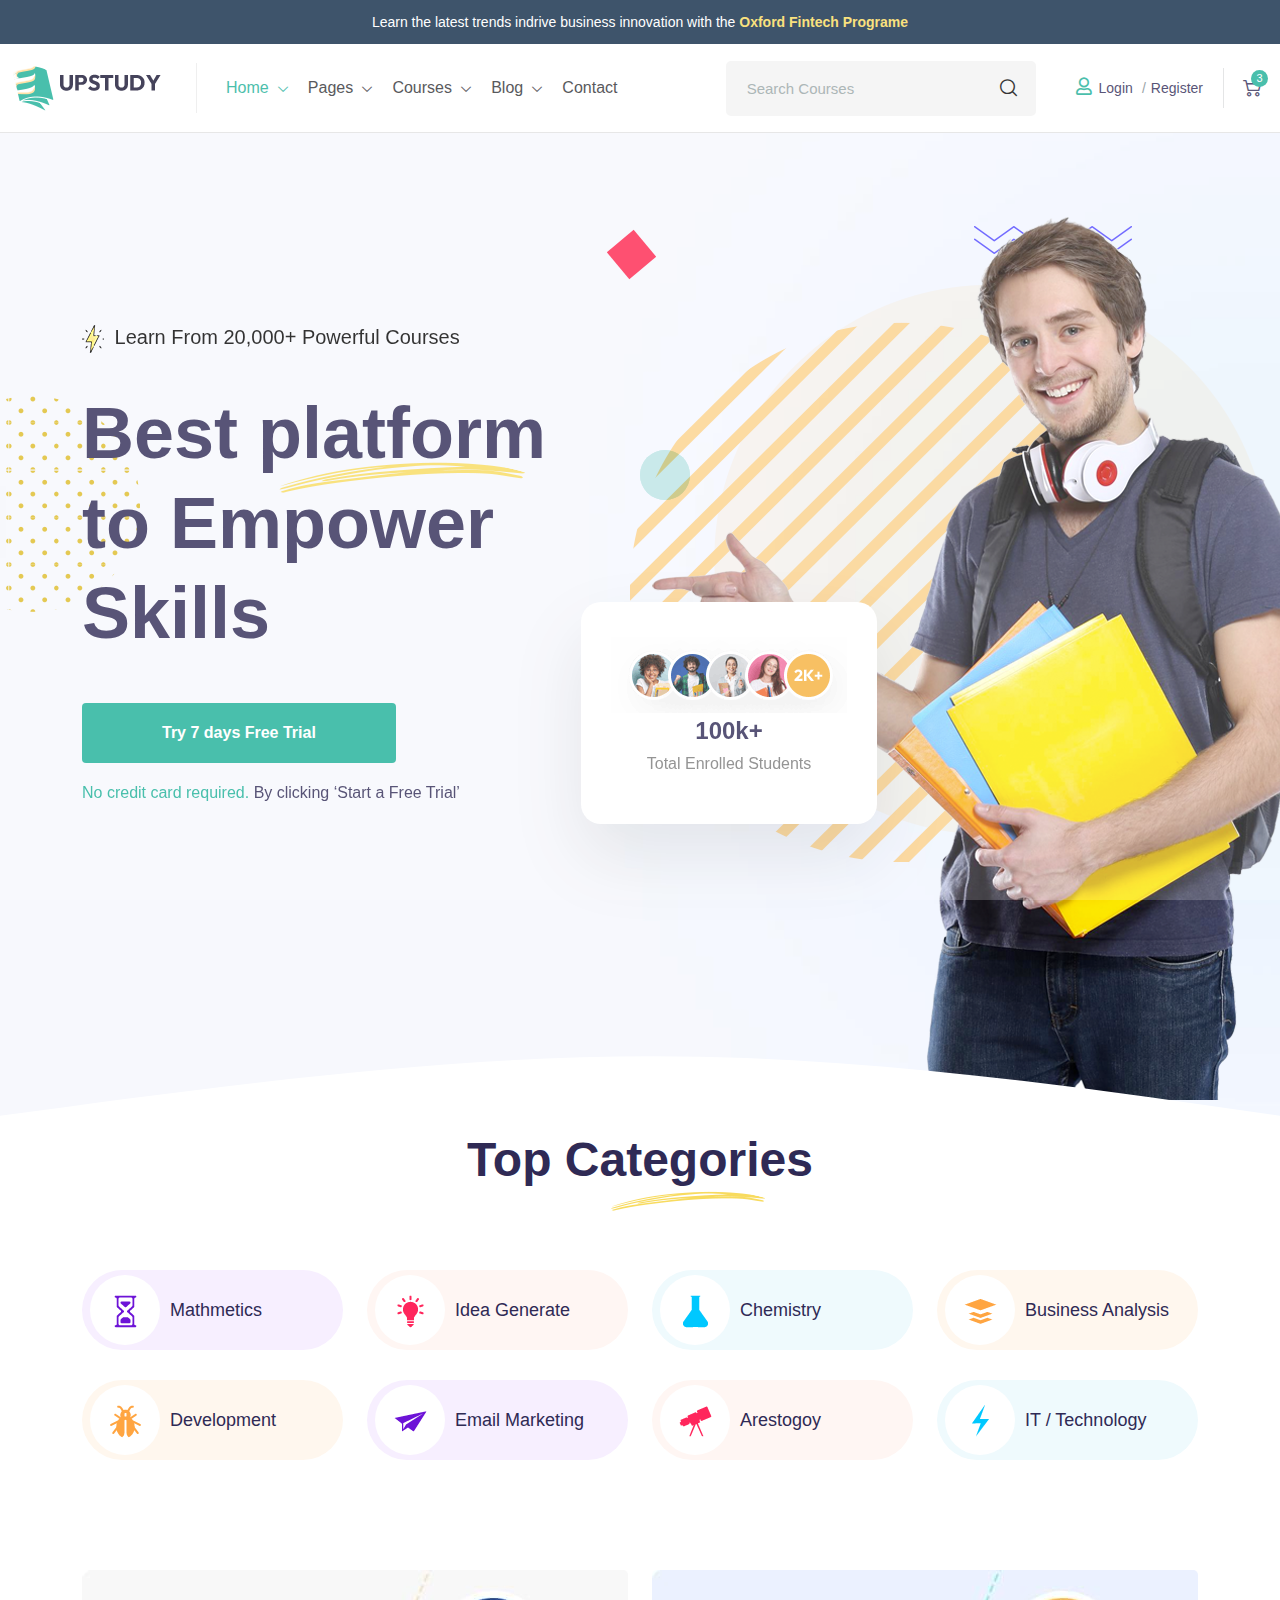
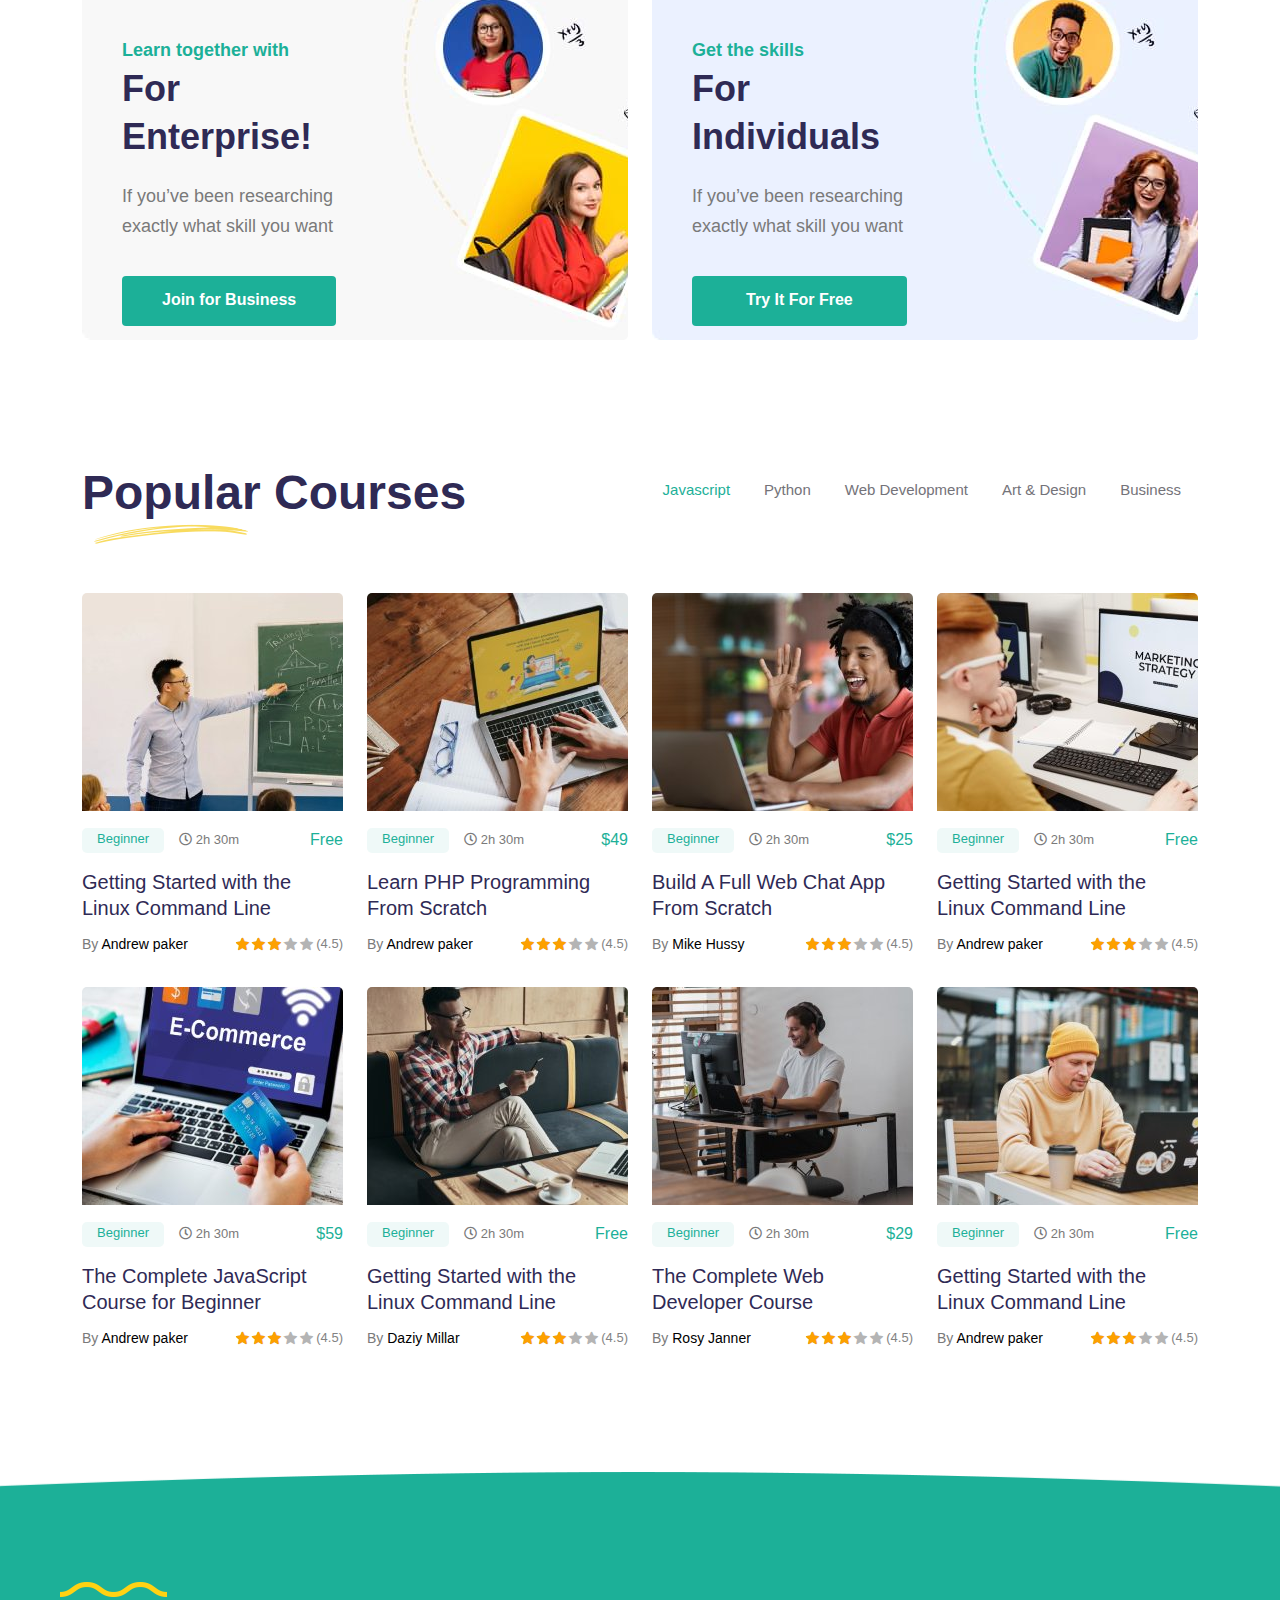
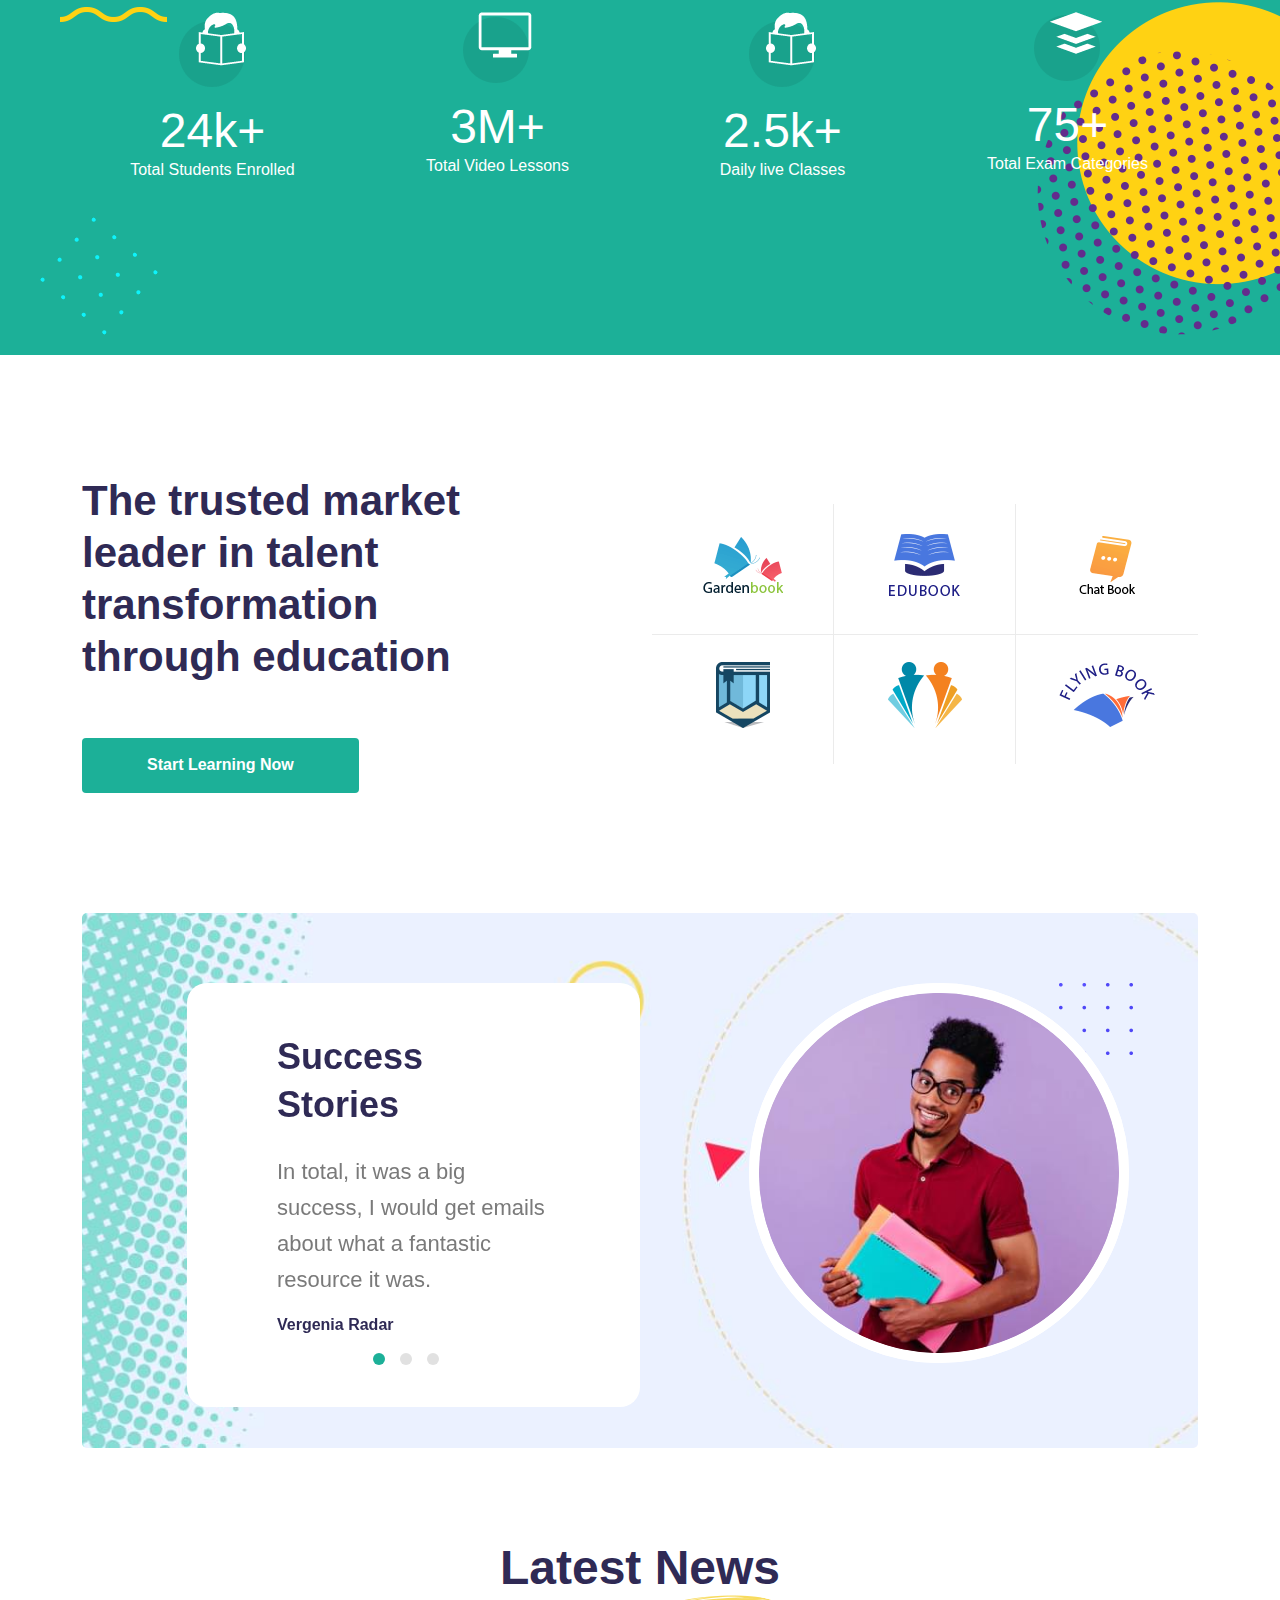
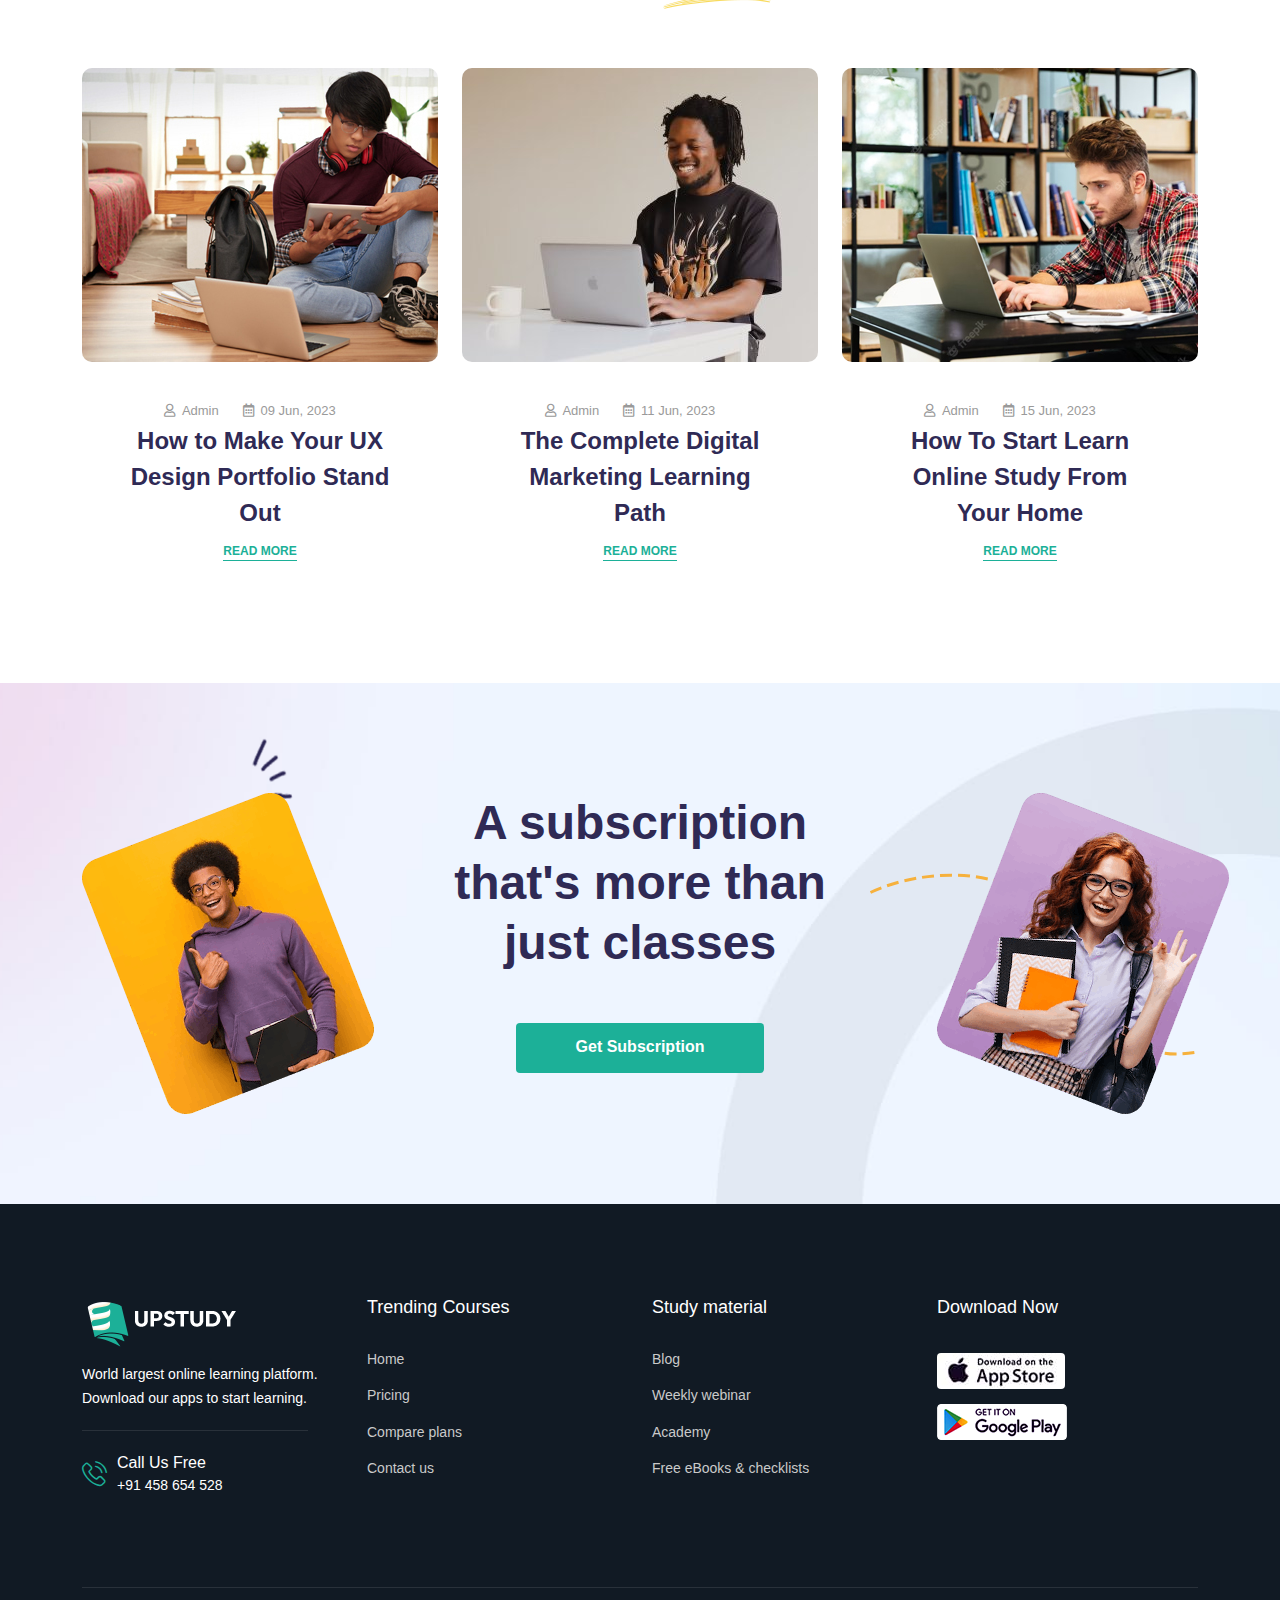
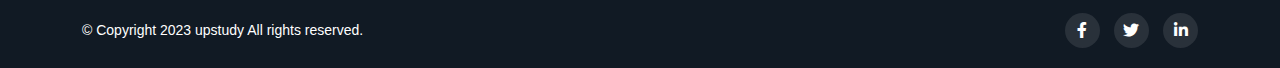
<file: index.html>
<!doctype html>
<html class="no-js" lang="en">


<!-- Mirrored from thepixelcurve.com/html/upstudy/upstudy/index.html by HTTrack Website Copier/3.x [XR&CO'2014], Mon, 22 May 2023 08:40:00 GMT -->
<head>
    <meta charset="utf-8">
    <meta http-equiv="x-ua-compatible" content="ie=edge">
    <title>Upstudy - Education & LMS HTML5 Template</title>
    <meta name="robots" content="noindex, follow" />
    <meta name="description" content="">
    <meta name="viewport" content="width=device-width, initial-scale=1, shrink-to-fit=no">
    <!-- Favicon -->
    <link rel="shortcut icon" type="image/x-icon" href="assets/images/favicon.png">

    <!-- CSS
	============================================ -->

    <!-- Icon Font CSS -->
    <link rel="stylesheet" href="assets/css/plugins/all.min.css">
    <link rel="stylesheet" href="assets/css/plugins/flaticon.css">

    <!-- Plugins CSS -->
    <link rel="stylesheet" href="assets/css/plugins/bootstrap.min.css">
    <link rel="stylesheet" href="assets/css/plugins/swiper-bundle.min.css">
    <link rel="stylesheet" href="assets/css/plugins/aos.css">
    <link rel="stylesheet" href="assets/css/plugins/nice-select.css">
    <link rel="stylesheet" href="assets/css/plugins/jquery.powertip.min.css">
    <link rel="stylesheet" href="assets/css/plugins/magnific-popup.css">

    <!-- Main Style CSS -->
    <link rel="stylesheet" href="assets/css/style.css">


    <!--====== Use the minified version files listed below for better performance and remove the files listed above ======-->
    <!-- <link rel="stylesheet" href="assets/css/vendor/plugins.min.css">
    <link rel="stylesheet" href="assets/css/style.min.css"> -->

</head>

<body>

    <div class="main-wrapper">


        <!-- Preloader start -->
        <div id="preloader">
            <div class="preloader">
                <span></span>
                <span></span>
            </div>
        </div>
        <!-- Preloader End -->

        <!-- Header Start  -->
        <div class="section header">
            <div class="header-top-section">
                <div class="container">
                    <div class="header-top-wrap">
                        <div class="header-top-content text-center">
                            <p>Learn the latest trends indrive business innovation with the <span>Oxford  Fintech Programe</span></p>
                        </div>
                    </div>
                </div>
            </div>
            <div class="header-bottom-section">

                <div class="container-fluid custom-container">
                    <div class="header-bottom-wrap">

                        <div class="header-logo-menu">

                            <!--  Header Logo Start  -->
                            <div class="header-logo">
                                <a href="index.html"><img src="assets/images/logo.png" alt="logo"></a>
                            </div>
                            <!--  Header Logo End  -->

                            <!--  Header Menu Start  -->
                            <div class="header-menu d-none d-lg-block">
                                <ul class="main-menu">
                                    <li class="active-menu">
                                        <a href="index.html">Home</a>
                                        <ul class="sub-menu">
                                            <li class="active"><a href="index.html">Main Demo</a></li>
                                            <li><a href="index-2.html">Course Hub</a></li>
                                            <li><a href="index-3.html">Distant Learning</a></li>
                                            <li><a href="index-4.html">Kindergarten</a></li>
                                            <li><a href="index-5.html">Language</a></li>
                                            <li><a href="index-6.html">University</a></li>
                                        </ul>
                                    </li>
                                    <li><a href="#">Pages</a>
                                        <ul class="sub-menu">
                                            <li><a href="about.html">About Us</a></li>
                                            <li><a href="team.html">Team</a></li>
                                            <li><a href="team-details.html">Team Single</a></li>
                                            <li><a href="event.html">Event</a></li>
                                            <li><a href="faq.html">Faq's</a></li>
                                            <li><a href="error.html">404 Page</a></li>
                                            <li><a href="login-register.html">Login Register</a></li>
                                        </ul>
                                    </li>
                                    <li><a href="course-grid.html">Courses</a>
                                        <ul class="sub-menu">
                                            <li><a href="course-grid.html">Course Grid</a></li>
                                            <li><a href="course-list.html">Course List</a></li>
                                            <li><a href="course-details.html">Course Details</a></li>
                                        </ul>
                                    </li>
                                    <li><a href="blog.html">Blog</a>
                                        <ul class="sub-menu">
                                            <li><a href="blog.html">Blog</a></li>
                                            <li><a href="blog-list.html">Blog List</a></li>
                                            <li><a href="blog-details.html">Blog Details</a></li>
                                        </ul>
                                    </li>
                                    <li><a href="contact.html">Contact</a></li>
                                </ul>
                            </div>
                            <!--  Header Menu End  -->

                        </div>


                        <!-- Header Meta Start -->
                        <div class="header-meta">
                            <div class="header-search d-none d-xl-block">
                                <form action="#">
                                    <input type="text" placeholder="Search Courses">
                                    <button><i class="flaticon-loupe"></i></button>
                                </form>
                            </div>

                            <div class="header-login d-none d-lg-block">
                                <a class="link" href="login-register.html"><i class="far fa-user"></i> Login</a>
                                <a class="link" href="login-register.html">Register</a>
                            </div>

                            <div class="header-cart dropdown">
                                <button class="cart-btn" data-bs-toggle="dropdown">
                                    <i class="flaticon-shopping-cart"></i>
                                    <span class="count">3</span>
                                </button>
                                <div class="dropdown-menu dropdown-cart">
                                    <!-- Cart Items Start -->
                                    <div class="cart-items">
                                        <!-- Single Cart Item Start -->
                                        <div class="single-cart-item">
                                            <div class="item-image">
                                                <img src="assets/images/shop-cart-1.jpg" alt="Cart">
                                            </div>
                                            <div class="item-content">
                                                <h4 class="title"><a href="#">Smart Gear Watch</a></h4>
                                                <span class="quantity"> 2 x $59.99 </span>
                                            </div>
                                            <button class="btn-close"></button>
                                        </div>
                                        <!-- Single Cart Item End -->
                                        <!-- Single Cart Item Start -->
                                        <div class="single-cart-item">
                                            <div class="item-image">
                                                <img src="assets/images/shop-cart-2.jpg" alt="Cart">
                                            </div>
                                            <div class="item-content">
                                                <h4 class="title"><a href="#">Smart Gear Watch</a></h4>
                                                <span class="quantity"> 2 x $59.99 </span>
                                            </div>
                                            <button class="btn-close"></button>
                                        </div>
                                        <!-- Single Cart Item End -->
                                        <!-- Single Cart Item Start -->
                                        <div class="single-cart-item">
                                            <div class="item-image">
                                                <img src="assets/images/shop-cart-3.jpg" alt="Cart">
                                            </div>
                                            <div class="item-content">
                                                <h4 class="title"><a href="#">Smart Gear Watch</a></h4>
                                                <span class="quantity"> 2 x $59.99 </span>
                                            </div>
                                            <button class="btn-close"></button>
                                        </div>
                                        <!-- Single Cart Item End -->
                                    </div>
                                    <!-- Cart Items End -->

                                    <!-- Cart Total Start -->
                                    <div class="cart-total">
                                        <span class="label">Subtotal:</span>
                                        <span class="value">$229.95</span>
                                    </div>
                                    <!-- Cart Total End -->

                                    <!-- Cart Button Start -->
                                    <div class="cart-btns">
                                        <a href="#" class="btn">View Cart</a>
                                        <a href="#" class="btn btn-white">Checkout</a>
                                    </div>
                                    <!-- Cart Button End -->
                                </div>
                            </div>

                            <div class="header-toggle d-lg-none">
                                <button data-bs-toggle="offcanvas" data-bs-target="#offcanvasMenu">
                                    <span></span>
                                    <span></span>
                                    <span></span>
                                </button>
                            </div>

                        </div>
                        <!-- Header Meta End -->

                    </div>
                </div>


            </div>
        </div>
        <!-- Header End -->


        <!-- Offcanvas Start -->
        <div class="offcanvas offcanvas-start" id="offcanvasMenu">

            <div class="offcanvas-header">
                <!-- Offcanvas Logo Start -->
                <div class="offcanvas-logo">
                    <a href="index.html"><img src="assets/images/logo-white.png" alt=""></a>
                </div>
                <!-- Offcanvas Logo End -->

                <button type="button" class="close-btn" data-bs-dismiss="offcanvas"><i class="flaticon-close"></i></button>

            </div>
            <div class="offcanvas-body">
                <div class="offcanvas-menu">
                    <ul class="main-menu">
                        <li class="active-menu">
                            <a href="index.html">Home</a>
                            <ul class="sub-menu">
                                <li class="active"><a href="index.html">Main Demo</a></li>
                                <li><a href="index-2.html">Course Hub</a></li>
                                <li><a href="index-3.html">Distant Learning</a></li>
                                <li><a href="index-4.html">Kindergarten</a></li>
                                <li><a href="index-5.html">Language</a></li>
                                <li><a href="index-6.html">University</a></li>
                            </ul>
                        </li>
                        <li><a href="#">Pages</a>
                            <ul class="sub-menu">
                                <li><a href="about.html">About Us</a></li>
                                <li><a href="team.html">Team</a></li>
                                <li><a href="team-details.html">Team Single</a></li>
                                <li><a href="event.html">Event</a></li>
                                <li><a href="faq.html">Faq's</a></li>
                                <li><a href="error.html">404 Page</a></li>
                                <li><a href="login-register.html">Login Register</a></li>
                            </ul>
                        </li>
                        <li><a href="course-grid.html">Courses</a>
                            <ul class="sub-menu">
                                <li><a href="course-grid.html">Course Grid</a></li>
                                <li><a href="course-list.html">Course List</a></li>
                                <li><a href="course-details.html">Course Details</a></li>
                            </ul>
                        </li>
                        <li><a href="blog.html">Blog</a>
                            <ul class="sub-menu">
                                <li><a href="blog.html">Blog</a></li>
                                <li><a href="blog-list.html">Blog List</a></li>
                                <li><a href="blog-details.html">Blog Details</a></li>
                            </ul>
                        </li>
                        <li><a href="contact.html">Contact</a></li>
                    </ul>
                </div>
            </div>
        </div>
        <!-- Offcanvas End -->


        <!-- Hero Start -->
        <div class="upstudy-hero-section section" style="background-image: url(assets/images/bg/hero-bg.jpg);">
            <div class="shape-3">
                <img src="assets/images/shape/shape-1.png" alt="">
            </div>
            <div class="shape-4"></div>
            <div class="shape-5">
                <img src="assets/images/shape/hero-shape2.png" alt="">
            </div>
            <div class="svg-shape">
                <svg width="100%" height="100%" id="svg" viewBox="0 0 1440 390">
                    <path d="M 0,400 C 0,400 0,200 0,200 C 247.5,166.5 495,133 735,133 C 975,133 1207.5,166.5 1440,200 C 1440,200 1440,400 1440,400 Z" stroke="none" stroke-width="0" fill-opacity="1"></path>
                </svg>
            </div>
            <div class="container">
                <div class="row align-items-center">
                    <div class="col-lg-6">
                        <!-- Hero Content Start -->
                        <div class="hero-content">
                            <p class="text" data-aos="fade-up" data-aos-delay="800"><img src="assets/images/energy.png" alt=""> Learn From 20,000+ Powerful Courses</p>
                            <h2 class="title" data-aos="fade-up" data-aos-delay="700">Best <span>platform</span> to Empower Skills</h2>
                            <div class="hero-btn" data-aos="fade-up" data-aos-delay="900">
                                <a class="btn" href="login-register.html">Try 7 days Free Trial</a>
                            </div>
                            <p class="link-text" data-aos="fade-up" data-aos-delay="1000"><span>No credit card required.</span> By clicking ‘Start a Free Trial’</p>
                        </div>
                        <!-- Hero Content End -->
                    </div>
                    <div class="col-lg-6">
                        <!-- Hero Images Start -->
                        <div class="hero-images">
                            <img class="shape-1" src="assets/images/shape/hero-shape1.png" alt="">
                            <div class="shape-2"></div>
                            <div class="shape-6">
                                <img src="assets/images/shape/shape-7.png" alt="">
                            </div>
                            <div class="image">
                                <img src="assets/images/hero-img.png" alt="">
                                <div class="image-content text-center">
                                    <img src="assets/images/student-img.png" alt="">
                                    <div class="image-text">
                                        <h3 class="number">100k+</h3>
                                        <p>Total Enrolled Students</p>
                                    </div>
                                </div>
                            </div>
                        </div>
                        <!-- Hero Images End -->
                    </div>
                </div>
            </div>

        </div>
        <!-- Hero End -->

        <!-- Category Start -->
        <div class="section upstudy-category-section">
            <div class="container">
                <div class="category-wrap">
                    <div class="row">
                        <div class="section-title text-center">
                            <h2 class="title">Top <span>Categories</span></h2>
                        </div>
                    </div>
                    <div class="category-content-wrap">
                        <div class="row">
                            <div class="col-xl-3 col-lg-4 col-sm-6">
                                <!-- Category Item Start -->
                                <a href="course-grid.html" class="category-item">
                                    <div class="category-icon">
                                        <img src="assets/images/cat-icon1.png" alt="">
                                    </div>
                                    <div class="category-content">
                                        <h3 class="title">Mathmetics</h3>
                                    </div>
                                </a>
                                <!-- Category Item End -->
                            </div>
                            <div class="col-xl-3 col-lg-4 col-sm-6">
                                <!-- Category Item Start -->
                                <a href="course-grid.html" class="category-item color-2">
                                    <div class="category-icon">
                                        <img src="assets/images/cat-icon2.png" alt="">
                                    </div>
                                    <div class="category-content">
                                        <h3 class="title">Idea Generate</h3>
                                    </div>
                                </a>
                                <!-- Category Item End -->
                            </div>
                            <div class="col-xl-3 col-lg-4 col-sm-6">
                                <!-- Category Item Start -->
                                <a href="course-grid.html" class="category-item color-3">
                                    <div class="category-icon">
                                        <img src="assets/images/cat-icon3.png" alt="">
                                    </div>
                                    <div class="category-content">
                                        <h3 class="title">Chemistry</h3>
                                    </div>
                                </a>
                                <!-- Category Item End -->
                            </div>
                            <div class="col-xl-3 col-lg-4 col-sm-6">
                                <!-- Category Item Start -->
                                <a href="course-grid.html" class="category-item color-4">
                                    <div class="category-icon">
                                        <img src="assets/images/cat-icon4.png" alt="">
                                    </div>
                                    <div class="category-content">
                                        <h3 class="title">Business Analysis</h3>
                                    </div>
                                </a>
                                <!-- Category Item End -->
                            </div>
                            <div class="col-xl-3 col-lg-4 col-sm-6">
                                <!-- Category Item Start -->
                                <a href="course-grid.html" class="category-item color-4">
                                    <div class="category-icon">
                                        <img src="assets/images/cat-icon5.png" alt="">
                                    </div>
                                    <div class="category-content">
                                        <h3 class="title">Development</h3>
                                    </div>
                                </a>
                                <!-- Category Item End -->
                            </div>
                            <div class="col-xl-3 col-lg-4 col-sm-6">
                                <!-- Category Item Start -->
                                <a href="course-grid.html" class="category-item">
                                    <div class="category-icon">
                                        <img src="assets/images/cat-icon6.png" alt="">
                                    </div>
                                    <div class="category-content">
                                        <h3 class="title">Email Marketing</h3>
                                    </div>
                                </a>
                                <!-- Category Item End -->
                            </div>
                            <div class="col-xl-3 col-lg-4 col-sm-6">
                                <!-- Category Item Start -->
                                <a href="course-grid.html" class="category-item color-2">
                                    <div class="category-icon">
                                        <img src="assets/images/cat-icon7.png" alt="">
                                    </div>
                                    <div class="category-content">
                                        <h3 class="title">Arestogoy</h3>
                                    </div>
                                </a>
                                <!-- Category Item End -->
                            </div>
                            <div class="col-xl-3 col-lg-4 col-sm-6">
                                <!-- Category Item Start -->
                                <a href="course-grid.html" class="category-item color-3">
                                    <div class="category-icon">
                                        <img src="assets/images/cat-icon8.png" alt="">
                                    </div>
                                    <div class="category-content">
                                        <h3 class="title">IT / Technology </h3>
                                    </div>
                                </a>
                                <!-- Category Item End -->
                            </div>
                        </div>
                    </div>
                </div>
            </div>
        </div>
        <!-- Category End -->

        <!-- Offer Start -->
        <div class="section upstudy-offer-section section-padding-03">
            <div class="container">
                <!-- Offer Wrap Start -->
                <div class="offer-wrap">
                    <div class="row">
                        <div class="col-lg-6">
                            <!-- Single offer Start -->
                            <div class="single-offer">
                                <div class="offer-images">
                                    <img src="assets/images/offer-1.jpg" alt="offer">
                                </div>
                                <div class="offer-content">
                                    <h4 class="sub-title">Learn together with</h4>
                                    <h3 class="title">For Enterprise!</h3>
                                    <p>If you’ve been researching exactly what skill you want</p>
                                    <a href="login-register.html" class="btn">Join for Business</a>
                                </div>
                            </div>
                            <!-- Single Offer End -->
                        </div>
                        <div class="col-lg-6">
                            <!-- Single offer Start -->
                            <div class="single-offer">
                                <div class="offer-images">
                                    <img src="assets/images/offer-2.jpg" alt="offer">
                                </div>
                                <div class="offer-content">
                                    <h4 class="sub-title">Get the skills</h4>
                                    <h3 class="title">For Individuals</h3>
                                    <p>If you’ve been researching exactly what skill you want</p>
                                    <a href="login-register.html" class="btn">Try It For Free Now</a>
                                </div>
                            </div>
                            <!-- Single Offer End -->
                        </div>
                    </div>
                </div>
                <!-- Offer Wrap End -->
            </div>
        </div>
        <!-- Offer End -->

        <!-- Courses Start -->
        <div class="section section-padding">
            <div class="container">

                <!-- Course Header Start -->
                <div class="course-header">
                    <!-- Section Title Start -->
                    <div class="section-title">
                        <h2 class="title"><span>Popular</span> Courses</h2>
                    </div>
                    <!-- Section Title End -->

                    <div class="tab-menu">
                        <ul class="nav justify-content-center justify-content-lg-start">
                            <li><button class="active" data-bs-toggle="tab" data-bs-target="#tab1">Javascript</button></li>
                            <li><button data-bs-toggle="tab" data-bs-target="#tab2">Python</button></li>
                            <li><button data-bs-toggle="tab" data-bs-target="#tab3">Web Development</button></li>
                            <li><button data-bs-toggle="tab" data-bs-target="#tab4">Art & Design</button></li>
                            <li><button data-bs-toggle="tab" data-bs-target="#tab5">Business</button></li>
                        </ul>
                    </div>
                </div>
                <!-- Course Header End -->

                <!-- Courses Wrapper Start -->
                <div class="courses-wrapper">

                    <!-- Courses Tab Start -->
                    <div class="courses-tab">

                        <!-- Courses Tab Content Start -->
                        <div class="tab-content courses-tab-content">
                            <div class="tab-pane fade show active" id="tab1">

                                <div class="row">
                                    <div class="col-lg-3 col-sm-6">
                                        <!-- Single Courses Start -->
                                        <div class="single-course">
                                            <div class="courses-image">
                                                <a href="course-details.html"><img src="assets/images/courses/courses-1.jpg" alt="Courses"></a>
                                            </div>
                                            <div class="courses-content">
                                                <div class="top-meta">
                                                    <div class="tag-time">
                                                        <a class="tag" href="#">Beginner</a>
                                                        <p class="time"><i class="far fa-clock"></i> 2h 30m</p>
                                                    </div>
                                                    <span class="price">
                                                    <span class="sale-price">Free</span>
                                                    </span>
                                                </div>
                                                <h3 class="title"><a href="course-details.html">Getting Started with the Linux Command Line</a></h3>
                                                <div class="courses-meta">
                                                    <p class="author-name"><span>By</span> Andrew paker</p>
                                                    <div class="rating">
                                                        <div class="rating-star">
                                                            <div class="rating-active" style="width: 60%;"></div>
                                                        </div>
                                                        <span>(4.5)</span>
                                                    </div>
                                                </div>
                                            </div>
                                        </div>
                                        <!-- Single Courses End -->
                                    </div>
                                    <div class="col-lg-3 col-sm-6">
                                        <!-- Single Courses Start -->
                                        <div class="single-course">
                                            <div class="courses-image">
                                                <a href="course-details.html"><img src="assets/images/courses/courses-2.jpg" alt="Courses"></a>
                                            </div>
                                            <div class="courses-content">
                                                <div class="top-meta">
                                                    <div class="tag-time">
                                                        <a class="tag" href="#">Beginner</a>
                                                        <p class="time"><i class="far fa-clock"></i> 2h 30m</p>
                                                    </div>
                                                    <span class="price">
                                                    <span class="sale-price">$49</span>
                                                    </span>
                                                </div>
                                                <h3 class="title"><a href="course-details.html">Learn PHP Programming From Scratch</a></h3>
                                                <div class="courses-meta">
                                                    <p class="author-name"><span>By</span> Andrew paker</p>
                                                    <div class="rating">
                                                        <div class="rating-star">
                                                            <div class="rating-active" style="width: 60%;"></div>
                                                        </div>
                                                        <span>(4.5)</span>
                                                    </div>
                                                </div>
                                            </div>
                                        </div>
                                        <!-- Single Courses End -->
                                    </div>
                                    <div class="col-lg-3 col-sm-6">
                                        <!-- Single Courses Start -->
                                        <div class="single-course">
                                            <div class="courses-image">
                                                <a href="course-details.html"><img src="assets/images/courses/courses-3.jpg" alt="Courses"></a>
                                            </div>
                                            <div class="courses-content">
                                                <div class="top-meta">
                                                    <div class="tag-time">
                                                        <a class="tag" href="#">Beginner</a>
                                                        <p class="time"><i class="far fa-clock"></i> 2h 30m</p>
                                                    </div>
                                                    <span class="price">
                                                    <span class="sale-price">$25</span>
                                                    </span>
                                                </div>
                                                <h3 class="title"><a href="course-details.html">Build A Full Web Chat App From Scratch</a></h3>
                                                <div class="courses-meta">
                                                    <p class="author-name"><span>By</span> Mike Hussy</p>
                                                    <div class="rating">
                                                        <div class="rating-star">
                                                            <div class="rating-active" style="width: 60%;"></div>
                                                        </div>
                                                        <span>(4.5)</span>
                                                    </div>
                                                </div>
                                            </div>
                                        </div>
                                        <!-- Single Courses End -->
                                    </div>
                                    <div class="col-lg-3 col-sm-6">
                                        <!-- Single Courses Start -->
                                        <div class="single-course">
                                            <div class="courses-image">
                                                <a href="course-details.html"><img src="assets/images/courses/courses-4.jpg" alt="Courses"></a>
                                            </div>
                                            <div class="courses-content">
                                                <div class="top-meta">
                                                    <div class="tag-time">
                                                        <a class="tag" href="#">Beginner</a>
                                                        <p class="time"><i class="far fa-clock"></i> 2h 30m</p>
                                                    </div>
                                                    <span class="price">
                                                    <span class="sale-price">Free</span>
                                                    </span>
                                                </div>
                                                <h3 class="title"><a href="course-details.html">Getting Started with the Linux Command Line</a></h3>
                                                <div class="courses-meta">
                                                    <p class="author-name"><span>By</span> Andrew paker</p>
                                                    <div class="rating">
                                                        <div class="rating-star">
                                                            <div class="rating-active" style="width: 60%;"></div>
                                                        </div>
                                                        <span>(4.5)</span>
                                                    </div>
                                                </div>
                                            </div>
                                        </div>
                                        <!-- Single Courses End -->
                                    </div>
                                    <div class="col-lg-3 col-sm-6">
                                        <!-- Single Courses Start -->
                                        <div class="single-course">
                                            <div class="courses-image">
                                                <a href="course-details.html"><img src="assets/images/courses/courses-5.jpg" alt="Courses"></a>
                                            </div>
                                            <div class="courses-content">
                                                <div class="top-meta">
                                                    <div class="tag-time">
                                                        <a class="tag" href="#">Beginner</a>
                                                        <p class="time"><i class="far fa-clock"></i> 2h 30m</p>
                                                    </div>
                                                    <span class="price">
                                                    <span class="sale-price">$59</span>
                                                    </span>
                                                </div>
                                                <h3 class="title"><a href="course-details.html">The Complete JavaScript Course for Beginner</a></h3>
                                                <div class="courses-meta">
                                                    <p class="author-name"><span>By</span> Andrew paker</p>
                                                    <div class="rating">
                                                        <div class="rating-star">
                                                            <div class="rating-active" style="width: 60%;"></div>
                                                        </div>
                                                        <span>(4.5)</span>
                                                    </div>
                                                </div>
                                            </div>
                                        </div>
                                        <!-- Single Courses End -->
                                    </div>
                                    <div class="col-lg-3 col-sm-6">
                                        <!-- Single Courses Start -->
                                        <div class="single-course">
                                            <div class="courses-image">
                                                <a href="course-details.html"><img src="assets/images/courses/courses-6.jpg" alt="Courses"></a>
                                            </div>
                                            <div class="courses-content">
                                                <div class="top-meta">
                                                    <div class="tag-time">
                                                        <a class="tag" href="#">Beginner</a>
                                                        <p class="time"><i class="far fa-clock"></i> 2h 30m</p>
                                                    </div>
                                                    <span class="price">
                                                    <span class="sale-price">Free</span>
                                                    </span>
                                                </div>
                                                <h3 class="title"><a href="course-details.html">Getting Started with the Linux Command Line</a></h3>
                                                <div class="courses-meta">
                                                    <p class="author-name"><span>By</span> Daziy Millar</p>
                                                    <div class="rating">
                                                        <div class="rating-star">
                                                            <div class="rating-active" style="width: 60%;"></div>
                                                        </div>
                                                        <span>(4.5)</span>
                                                    </div>
                                                </div>
                                            </div>
                                        </div>
                                        <!-- Single Courses End -->
                                    </div>
                                    <div class="col-lg-3 col-sm-6">
                                        <!-- Single Courses Start -->
                                        <div class="single-course">
                                            <div class="courses-image">
                                                <a href="course-details.html"><img src="assets/images/courses/courses-7.jpg" alt="Courses"></a>
                                            </div>
                                            <div class="courses-content">
                                                <div class="top-meta">
                                                    <div class="tag-time">
                                                        <a class="tag" href="#">Beginner</a>
                                                        <p class="time"><i class="far fa-clock"></i> 2h 30m</p>
                                                    </div>
                                                    <span class="price">
                                                    <span class="sale-price">$29</span>
                                                    </span>
                                                </div>
                                                <h3 class="title"><a href="course-details.html">The Complete Web Developer Course</a></h3>
                                                <div class="courses-meta">
                                                    <p class="author-name"><span>By</span> Rosy Janner</p>
                                                    <div class="rating">
                                                        <div class="rating-star">
                                                            <div class="rating-active" style="width: 60%;"></div>
                                                        </div>
                                                        <span>(4.5)</span>
                                                    </div>
                                                </div>
                                            </div>
                                        </div>
                                        <!-- Single Courses End -->
                                    </div>
                                    <div class="col-lg-3 col-sm-6">
                                        <!-- Single Courses Start -->
                                        <div class="single-course">
                                            <div class="courses-image">
                                                <a href="course-details.html"><img src="assets/images/courses/courses-8.jpg" alt="Courses"></a>
                                            </div>
                                            <div class="courses-content">
                                                <div class="top-meta">
                                                    <div class="tag-time">
                                                        <a class="tag" href="#">Beginner</a>
                                                        <p class="time"><i class="far fa-clock"></i> 2h 30m</p>
                                                    </div>
                                                    <span class="price">
                                                    <span class="sale-price">Free</span>
                                                    </span>
                                                </div>
                                                <h3 class="title"><a href="course-details.html">Getting Started with the Linux Command Line</a></h3>
                                                <div class="courses-meta">
                                                    <p class="author-name"><span>By</span> Andrew paker</p>
                                                    <div class="rating">
                                                        <div class="rating-star">
                                                            <div class="rating-active" style="width: 60%;"></div>
                                                        </div>
                                                        <span>(4.5)</span>
                                                    </div>
                                                </div>
                                            </div>
                                        </div>
                                        <!-- Single Courses End -->
                                    </div>
                                </div>

                            </div>
                            <div class="tab-pane fade" id="tab2">

                                <div class="row">
                                    <div class="col-lg-3 col-sm-6">
                                        <!-- Single Courses Start -->
                                        <div class="single-course">
                                            <div class="courses-image">
                                                <a href="course-details.html"><img src="assets/images/courses/courses-1.jpg" alt="Courses"></a>
                                            </div>
                                            <div class="courses-content">
                                                <div class="top-meta">
                                                    <div class="tag-time">
                                                        <a class="tag" href="#">Beginner</a>
                                                        <p class="time"><i class="far fa-clock"></i> 2h 30m</p>
                                                    </div>
                                                    <span class="price">
                                                    <span class="sale-price">Free</span>
                                                    </span>
                                                </div>
                                                <h3 class="title"><a href="course-details.html">Getting Started with the Linux Command Line</a></h3>
                                                <div class="courses-meta">
                                                    <p class="author-name"><span>By</span> Andrew paker</p>
                                                    <div class="rating">
                                                        <div class="rating-star">
                                                            <div class="rating-active" style="width: 60%;"></div>
                                                        </div>
                                                        <span>(4.5)</span>
                                                    </div>
                                                </div>
                                            </div>
                                        </div>
                                        <!-- Single Courses End -->
                                    </div>
                                    <div class="col-lg-3 col-sm-6">
                                        <!-- Single Courses Start -->
                                        <div class="single-course">
                                            <div class="courses-image">
                                                <a href="course-details.html"><img src="assets/images/courses/courses-2.jpg" alt="Courses"></a>
                                            </div>
                                            <div class="courses-content">
                                                <div class="top-meta">
                                                    <div class="tag-time">
                                                        <a class="tag" href="#">Beginner</a>
                                                        <p class="time"><i class="far fa-clock"></i> 2h 30m</p>
                                                    </div>
                                                    <span class="price">
                                                    <span class="sale-price">$49</span>
                                                    </span>
                                                </div>
                                                <h3 class="title"><a href="course-details.html">Learn PHP Programming From Scratch</a></h3>
                                                <div class="courses-meta">
                                                    <p class="author-name"><span>By</span> Andrew paker</p>
                                                    <div class="rating">
                                                        <div class="rating-star">
                                                            <div class="rating-active" style="width: 60%;"></div>
                                                        </div>
                                                        <span>(4.5)</span>
                                                    </div>
                                                </div>
                                            </div>
                                        </div>
                                        <!-- Single Courses End -->
                                    </div>
                                    <div class="col-lg-3 col-sm-6">
                                        <!-- Single Courses Start -->
                                        <div class="single-course">
                                            <div class="courses-image">
                                                <a href="course-details.html"><img src="assets/images/courses/courses-3.jpg" alt="Courses"></a>
                                            </div>
                                            <div class="courses-content">
                                                <div class="top-meta">
                                                    <div class="tag-time">
                                                        <a class="tag" href="#">Beginner</a>
                                                        <p class="time"><i class="far fa-clock"></i> 2h 30m</p>
                                                    </div>
                                                    <span class="price">
                                                    <span class="sale-price">$25</span>
                                                    </span>
                                                </div>
                                                <h3 class="title"><a href="course-details.html">Build A Full Web Chat App From Scratch</a></h3>
                                                <div class="courses-meta">
                                                    <p class="author-name"><span>By</span> Mike Hussy</p>
                                                    <div class="rating">
                                                        <div class="rating-star">
                                                            <div class="rating-active" style="width: 60%;"></div>
                                                        </div>
                                                        <span>(4.5)</span>
                                                    </div>
                                                </div>
                                            </div>
                                        </div>
                                        <!-- Single Courses End -->
                                    </div>
                                    <div class="col-lg-3 col-sm-6">
                                        <!-- Single Courses Start -->
                                        <div class="single-course">
                                            <div class="courses-image">
                                                <a href="course-details.html"><img src="assets/images/courses/courses-4.jpg" alt="Courses"></a>
                                            </div>
                                            <div class="courses-content">
                                                <div class="top-meta">
                                                    <div class="tag-time">
                                                        <a class="tag" href="#">Beginner</a>
                                                        <p class="time"><i class="far fa-clock"></i> 2h 30m</p>
                                                    </div>
                                                    <span class="price">
                                                    <span class="sale-price">Free</span>
                                                    </span>
                                                </div>
                                                <h3 class="title"><a href="course-details.html">Getting Started with the Linux Command Line</a></h3>
                                                <div class="courses-meta">
                                                    <p class="author-name"><span>By</span> Andrew paker</p>
                                                    <div class="rating">
                                                        <div class="rating-star">
                                                            <div class="rating-active" style="width: 60%;"></div>
                                                        </div>
                                                        <span>(4.5)</span>
                                                    </div>
                                                </div>
                                            </div>
                                        </div>
                                        <!-- Single Courses End -->
                                    </div>
                                    <div class="col-lg-3 col-sm-6">
                                        <!-- Single Courses Start -->
                                        <div class="single-course">
                                            <div class="courses-image">
                                                <a href="course-details.html"><img src="assets/images/courses/courses-5.jpg" alt="Courses"></a>
                                            </div>
                                            <div class="courses-content">
                                                <div class="top-meta">
                                                    <div class="tag-time">
                                                        <a class="tag" href="#">Beginner</a>
                                                        <p class="time"><i class="far fa-clock"></i> 2h 30m</p>
                                                    </div>
                                                    <span class="price">
                                                    <span class="sale-price">$59</span>
                                                    </span>
                                                </div>
                                                <h3 class="title"><a href="course-details.html">The Complete JavaScript Course for Beginner</a></h3>
                                                <div class="courses-meta">
                                                    <p class="author-name"><span>By</span> Andrew paker</p>
                                                    <div class="rating">
                                                        <div class="rating-star">
                                                            <div class="rating-active" style="width: 60%;"></div>
                                                        </div>
                                                        <span>(4.5)</span>
                                                    </div>
                                                </div>
                                            </div>
                                        </div>
                                        <!-- Single Courses End -->
                                    </div>
                                    <div class="col-lg-3 col-sm-6">
                                        <!-- Single Courses Start -->
                                        <div class="single-course">
                                            <div class="courses-image">
                                                <a href="course-details.html"><img src="assets/images/courses/courses-6.jpg" alt="Courses"></a>
                                            </div>
                                            <div class="courses-content">
                                                <div class="top-meta">
                                                    <div class="tag-time">
                                                        <a class="tag" href="#">Beginner</a>
                                                        <p class="time"><i class="far fa-clock"></i> 2h 30m</p>
                                                    </div>
                                                    <span class="price">
                                                    <span class="sale-price">Free</span>
                                                    </span>
                                                </div>
                                                <h3 class="title"><a href="course-details.html">Getting Started with the Linux Command Line</a></h3>
                                                <div class="courses-meta">
                                                    <p class="author-name"><span>By</span> Daziy Millar</p>
                                                    <div class="rating">
                                                        <div class="rating-star">
                                                            <div class="rating-active" style="width: 60%;"></div>
                                                        </div>
                                                        <span>(4.5)</span>
                                                    </div>
                                                </div>
                                            </div>
                                        </div>
                                        <!-- Single Courses End -->
                                    </div>
                                    <div class="col-lg-3 col-sm-6">
                                        <!-- Single Courses Start -->
                                        <div class="single-course">
                                            <div class="courses-image">
                                                <a href="course-details.html"><img src="assets/images/courses/courses-7.jpg" alt="Courses"></a>
                                            </div>
                                            <div class="courses-content">
                                                <div class="top-meta">
                                                    <div class="tag-time">
                                                        <a class="tag" href="#">Beginner</a>
                                                        <p class="time"><i class="far fa-clock"></i> 2h 30m</p>
                                                    </div>
                                                    <span class="price">
                                                    <span class="sale-price">$29</span>
                                                    </span>
                                                </div>
                                                <h3 class="title"><a href="course-details.html">The Complete Web Developer Course</a></h3>
                                                <div class="courses-meta">
                                                    <p class="author-name"><span>By</span> Rosy Janner</p>
                                                    <div class="rating">
                                                        <div class="rating-star">
                                                            <div class="rating-active" style="width: 60%;"></div>
                                                        </div>
                                                        <span>(4.5)</span>
                                                    </div>
                                                </div>
                                            </div>
                                        </div>
                                        <!-- Single Courses End -->
                                    </div>
                                    <div class="col-lg-3 col-sm-6">
                                        <!-- Single Courses Start -->
                                        <div class="single-course">
                                            <div class="courses-image">
                                                <a href="course-details.html"><img src="assets/images/courses/courses-8.jpg" alt="Courses"></a>
                                            </div>
                                            <div class="courses-content">
                                                <div class="top-meta">
                                                    <div class="tag-time">
                                                        <a class="tag" href="#">Beginner</a>
                                                        <p class="time"><i class="far fa-clock"></i> 2h 30m</p>
                                                    </div>
                                                    <span class="price">
                                                    <span class="sale-price">Free</span>
                                                    </span>
                                                </div>
                                                <h3 class="title"><a href="course-details.html">Getting Started with the Linux Command Line</a></h3>
                                                <div class="courses-meta">
                                                    <p class="author-name"><span>By</span> Andrew paker</p>
                                                    <div class="rating">
                                                        <div class="rating-star">
                                                            <div class="rating-active" style="width: 60%;"></div>
                                                        </div>
                                                        <span>(4.5)</span>
                                                    </div>
                                                </div>
                                            </div>
                                        </div>
                                        <!-- Single Courses End -->
                                    </div>
                                </div>

                            </div>
                            <div class="tab-pane fade" id="tab3">

                                <div class="row">
                                    <div class="col-lg-3 col-sm-6">
                                        <!-- Single Courses Start -->
                                        <div class="single-course">
                                            <div class="courses-image">
                                                <a href="course-details.html"><img src="assets/images/courses/courses-1.jpg" alt="Courses"></a>
                                            </div>
                                            <div class="courses-content">
                                                <div class="top-meta">
                                                    <div class="tag-time">
                                                        <a class="tag" href="#">Beginner</a>
                                                        <p class="time"><i class="far fa-clock"></i> 2h 30m</p>
                                                    </div>
                                                    <span class="price">
                                                    <span class="sale-price">Free</span>
                                                    </span>
                                                </div>
                                                <h3 class="title"><a href="course-details.html">Getting Started with the Linux Command Line</a></h3>
                                                <div class="courses-meta">
                                                    <p class="author-name"><span>By</span> Andrew paker</p>
                                                    <div class="rating">
                                                        <div class="rating-star">
                                                            <div class="rating-active" style="width: 60%;"></div>
                                                        </div>
                                                        <span>(4.5)</span>
                                                    </div>
                                                </div>
                                            </div>
                                        </div>
                                        <!-- Single Courses End -->
                                    </div>
                                    <div class="col-lg-3 col-sm-6">
                                        <!-- Single Courses Start -->
                                        <div class="single-course">
                                            <div class="courses-image">
                                                <a href="course-details.html"><img src="assets/images/courses/courses-2.jpg" alt="Courses"></a>
                                            </div>
                                            <div class="courses-content">
                                                <div class="top-meta">
                                                    <div class="tag-time">
                                                        <a class="tag" href="#">Beginner</a>
                                                        <p class="time"><i class="far fa-clock"></i> 2h 30m</p>
                                                    </div>
                                                    <span class="price">
                                                    <span class="sale-price">$49</span>
                                                    </span>
                                                </div>
                                                <h3 class="title"><a href="course-details.html">Learn PHP Programming From Scratch</a></h3>
                                                <div class="courses-meta">
                                                    <p class="author-name"><span>By</span> Andrew paker</p>
                                                    <div class="rating">
                                                        <div class="rating-star">
                                                            <div class="rating-active" style="width: 60%;"></div>
                                                        </div>
                                                        <span>(4.5)</span>
                                                    </div>
                                                </div>
                                            </div>
                                        </div>
                                        <!-- Single Courses End -->
                                    </div>
                                    <div class="col-lg-3 col-sm-6">
                                        <!-- Single Courses Start -->
                                        <div class="single-course">
                                            <div class="courses-image">
                                                <a href="course-details.html"><img src="assets/images/courses/courses-3.jpg" alt="Courses"></a>
                                            </div>
                                            <div class="courses-content">
                                                <div class="top-meta">
                                                    <div class="tag-time">
                                                        <a class="tag" href="#">Beginner</a>
                                                        <p class="time"><i class="far fa-clock"></i> 2h 30m</p>
                                                    </div>
                                                    <span class="price">
                                                    <span class="sale-price">$25</span>
                                                    </span>
                                                </div>
                                                <h3 class="title"><a href="course-details.html">Build A Full Web Chat App From Scratch</a></h3>
                                                <div class="courses-meta">
                                                    <p class="author-name"><span>By</span> Mike Hussy</p>
                                                    <div class="rating">
                                                        <div class="rating-star">
                                                            <div class="rating-active" style="width: 60%;"></div>
                                                        </div>
                                                        <span>(4.5)</span>
                                                    </div>
                                                </div>
                                            </div>
                                        </div>
                                        <!-- Single Courses End -->
                                    </div>
                                    <div class="col-lg-3 col-sm-6">
                                        <!-- Single Courses Start -->
                                        <div class="single-course">
                                            <div class="courses-image">
                                                <a href="course-details.html"><img src="assets/images/courses/courses-4.jpg" alt="Courses"></a>
                                            </div>
                                            <div class="courses-content">
                                                <div class="top-meta">
                                                    <div class="tag-time">
                                                        <a class="tag" href="#">Beginner</a>
                                                        <p class="time"><i class="far fa-clock"></i> 2h 30m</p>
                                                    </div>
                                                    <span class="price">
                                                    <span class="sale-price">Free</span>
                                                    </span>
                                                </div>
                                                <h3 class="title"><a href="course-details.html">Getting Started with the Linux Command Line</a></h3>
                                                <div class="courses-meta">
                                                    <p class="author-name"><span>By</span> Andrew paker</p>
                                                    <div class="rating">
                                                        <div class="rating-star">
                                                            <div class="rating-active" style="width: 60%;"></div>
                                                        </div>
                                                        <span>(4.5)</span>
                                                    </div>
                                                </div>
                                            </div>
                                        </div>
                                        <!-- Single Courses End -->
                                    </div>
                                    <div class="col-lg-3 col-sm-6">
                                        <!-- Single Courses Start -->
                                        <div class="single-course">
                                            <div class="courses-image">
                                                <a href="course-details.html"><img src="assets/images/courses/courses-5.jpg" alt="Courses"></a>
                                            </div>
                                            <div class="courses-content">
                                                <div class="top-meta">
                                                    <div class="tag-time">
                                                        <a class="tag" href="#">Beginner</a>
                                                        <p class="time"><i class="far fa-clock"></i> 2h 30m</p>
                                                    </div>
                                                    <span class="price">
                                                    <span class="sale-price">$59</span>
                                                    </span>
                                                </div>
                                                <h3 class="title"><a href="course-details.html">The Complete JavaScript Course for Beginner</a></h3>
                                                <div class="courses-meta">
                                                    <p class="author-name"><span>By</span> Andrew paker</p>
                                                    <div class="rating">
                                                        <div class="rating-star">
                                                            <div class="rating-active" style="width: 60%;"></div>
                                                        </div>
                                                        <span>(4.5)</span>
                                                    </div>
                                                </div>
                                            </div>
                                        </div>
                                        <!-- Single Courses End -->
                                    </div>
                                    <div class="col-lg-3 col-sm-6">
                                        <!-- Single Courses Start -->
                                        <div class="single-course">
                                            <div class="courses-image">
                                                <a href="course-details.html"><img src="assets/images/courses/courses-6.jpg" alt="Courses"></a>
                                            </div>
                                            <div class="courses-content">
                                                <div class="top-meta">
                                                    <div class="tag-time">
                                                        <a class="tag" href="#">Beginner</a>
                                                        <p class="time"><i class="far fa-clock"></i> 2h 30m</p>
                                                    </div>
                                                    <span class="price">
                                                    <span class="sale-price">Free</span>
                                                    </span>
                                                </div>
                                                <h3 class="title"><a href="course-details.html">Getting Started with the Linux Command Line</a></h3>
                                                <div class="courses-meta">
                                                    <p class="author-name"><span>By</span> Daziy Millar</p>
                                                    <div class="rating">
                                                        <div class="rating-star">
                                                            <div class="rating-active" style="width: 60%;"></div>
                                                        </div>
                                                        <span>(4.5)</span>
                                                    </div>
                                                </div>
                                            </div>
                                        </div>
                                        <!-- Single Courses End -->
                                    </div>
                                    <div class="col-lg-3 col-sm-6">
                                        <!-- Single Courses Start -->
                                        <div class="single-course">
                                            <div class="courses-image">
                                                <a href="course-details.html"><img src="assets/images/courses/courses-7.jpg" alt="Courses"></a>
                                            </div>
                                            <div class="courses-content">
                                                <div class="top-meta">
                                                    <div class="tag-time">
                                                        <a class="tag" href="#">Beginner</a>
                                                        <p class="time"><i class="far fa-clock"></i> 2h 30m</p>
                                                    </div>
                                                    <span class="price">
                                                    <span class="sale-price">$29</span>
                                                    </span>
                                                </div>
                                                <h3 class="title"><a href="course-details.html">The Complete Web Developer Course</a></h3>
                                                <div class="courses-meta">
                                                    <p class="author-name"><span>By</span> Rosy Janner</p>
                                                    <div class="rating">
                                                        <div class="rating-star">
                                                            <div class="rating-active" style="width: 60%;"></div>
                                                        </div>
                                                        <span>(4.5)</span>
                                                    </div>
                                                </div>
                                            </div>
                                        </div>
                                        <!-- Single Courses End -->
                                    </div>
                                    <div class="col-lg-3 col-sm-6">
                                        <!-- Single Courses Start -->
                                        <div class="single-course">
                                            <div class="courses-image">
                                                <a href="course-details.html"><img src="assets/images/courses/courses-8.jpg" alt="Courses"></a>
                                            </div>
                                            <div class="courses-content">
                                                <div class="top-meta">
                                                    <div class="tag-time">
                                                        <a class="tag" href="#">Beginner</a>
                                                        <p class="time"><i class="far fa-clock"></i> 2h 30m</p>
                                                    </div>
                                                    <span class="price">
                                                    <span class="sale-price">Free</span>
                                                    </span>
                                                </div>
                                                <h3 class="title"><a href="course-details.html">Getting Started with the Linux Command Line</a></h3>
                                                <div class="courses-meta">
                                                    <p class="author-name"><span>By</span> Andrew paker</p>
                                                    <div class="rating">
                                                        <div class="rating-star">
                                                            <div class="rating-active" style="width: 60%;"></div>
                                                        </div>
                                                        <span>(4.5)</span>
                                                    </div>
                                                </div>
                                            </div>
                                        </div>
                                        <!-- Single Courses End -->
                                    </div>
                                </div>

                            </div>
                            <div class="tab-pane fade" id="tab4">

                                <div class="row">
                                    <div class="col-lg-3 col-sm-6">
                                        <!-- Single Courses Start -->
                                        <div class="single-course">
                                            <div class="courses-image">
                                                <a href="course-details.html"><img src="assets/images/courses/courses-1.jpg" alt="Courses"></a>
                                            </div>
                                            <div class="courses-content">
                                                <div class="top-meta">
                                                    <div class="tag-time">
                                                        <a class="tag" href="#">Beginner</a>
                                                        <p class="time"><i class="far fa-clock"></i> 2h 30m</p>
                                                    </div>
                                                    <span class="price">
                                                    <span class="sale-price">Free</span>
                                                    </span>
                                                </div>
                                                <h3 class="title"><a href="course-details.html">Getting Started with the Linux Command Line</a></h3>
                                                <div class="courses-meta">
                                                    <p class="author-name"><span>By</span> Andrew paker</p>
                                                    <div class="rating">
                                                        <div class="rating-star">
                                                            <div class="rating-active" style="width: 60%;"></div>
                                                        </div>
                                                        <span>(4.5)</span>
                                                    </div>
                                                </div>
                                            </div>
                                        </div>
                                        <!-- Single Courses End -->
                                    </div>
                                    <div class="col-lg-3 col-sm-6">
                                        <!-- Single Courses Start -->
                                        <div class="single-course">
                                            <div class="courses-image">
                                                <a href="course-details.html"><img src="assets/images/courses/courses-2.jpg" alt="Courses"></a>
                                            </div>
                                            <div class="courses-content">
                                                <div class="top-meta">
                                                    <div class="tag-time">
                                                        <a class="tag" href="#">Beginner</a>
                                                        <p class="time"><i class="far fa-clock"></i> 2h 30m</p>
                                                    </div>
                                                    <span class="price">
                                                    <span class="sale-price">$49</span>
                                                    </span>
                                                </div>
                                                <h3 class="title"><a href="course-details.html">Learn PHP Programming From Scratch</a></h3>
                                                <div class="courses-meta">
                                                    <p class="author-name"><span>By</span> Andrew paker</p>
                                                    <div class="rating">
                                                        <div class="rating-star">
                                                            <div class="rating-active" style="width: 60%;"></div>
                                                        </div>
                                                        <span>(4.5)</span>
                                                    </div>
                                                </div>
                                            </div>
                                        </div>
                                        <!-- Single Courses End -->
                                    </div>
                                    <div class="col-lg-3 col-sm-6">
                                        <!-- Single Courses Start -->
                                        <div class="single-course">
                                            <div class="courses-image">
                                                <a href="course-details.html"><img src="assets/images/courses/courses-3.jpg" alt="Courses"></a>
                                            </div>
                                            <div class="courses-content">
                                                <div class="top-meta">
                                                    <div class="tag-time">
                                                        <a class="tag" href="#">Beginner</a>
                                                        <p class="time"><i class="far fa-clock"></i> 2h 30m</p>
                                                    </div>
                                                    <span class="price">
                                                    <span class="sale-price">$25</span>
                                                    </span>
                                                </div>
                                                <h3 class="title"><a href="course-details.html">Build A Full Web Chat App From Scratch</a></h3>
                                                <div class="courses-meta">
                                                    <p class="author-name"><span>By</span> Mike Hussy</p>
                                                    <div class="rating">
                                                        <div class="rating-star">
                                                            <div class="rating-active" style="width: 60%;"></div>
                                                        </div>
                                                        <span>(4.5)</span>
                                                    </div>
                                                </div>
                                            </div>
                                        </div>
                                        <!-- Single Courses End -->
                                    </div>
                                    <div class="col-lg-3 col-sm-6">
                                        <!-- Single Courses Start -->
                                        <div class="single-course">
                                            <div class="courses-image">
                                                <a href="course-details.html"><img src="assets/images/courses/courses-4.jpg" alt="Courses"></a>
                                            </div>
                                            <div class="courses-content">
                                                <div class="top-meta">
                                                    <div class="tag-time">
                                                        <a class="tag" href="#">Beginner</a>
                                                        <p class="time"><i class="far fa-clock"></i> 2h 30m</p>
                                                    </div>
                                                    <span class="price">
                                                    <span class="sale-price">Free</span>
                                                    </span>
                                                </div>
                                                <h3 class="title"><a href="course-details.html">Getting Started with the Linux Command Line</a></h3>
                                                <div class="courses-meta">
                                                    <p class="author-name"><span>By</span> Andrew paker</p>
                                                    <div class="rating">
                                                        <div class="rating-star">
                                                            <div class="rating-active" style="width: 60%;"></div>
                                                        </div>
                                                        <span>(4.5)</span>
                                                    </div>
                                                </div>
                                            </div>
                                        </div>
                                        <!-- Single Courses End -->
                                    </div>
                                    <div class="col-lg-3 col-sm-6">
                                        <!-- Single Courses Start -->
                                        <div class="single-course">
                                            <div class="courses-image">
                                                <a href="course-details.html"><img src="assets/images/courses/courses-5.jpg" alt="Courses"></a>
                                            </div>
                                            <div class="courses-content">
                                                <div class="top-meta">
                                                    <div class="tag-time">
                                                        <a class="tag" href="#">Beginner</a>
                                                        <p class="time"><i class="far fa-clock"></i> 2h 30m</p>
                                                    </div>
                                                    <span class="price">
                                                    <span class="sale-price">$59</span>
                                                    </span>
                                                </div>
                                                <h3 class="title"><a href="course-details.html">The Complete JavaScript Course for Beginner</a></h3>
                                                <div class="courses-meta">
                                                    <p class="author-name"><span>By</span> Andrew paker</p>
                                                    <div class="rating">
                                                        <div class="rating-star">
                                                            <div class="rating-active" style="width: 60%;"></div>
                                                        </div>
                                                        <span>(4.5)</span>
                                                    </div>
                                                </div>
                                            </div>
                                        </div>
                                        <!-- Single Courses End -->
                                    </div>
                                    <div class="col-lg-3 col-sm-6">
                                        <!-- Single Courses Start -->
                                        <div class="single-course">
                                            <div class="courses-image">
                                                <a href="course-details.html"><img src="assets/images/courses/courses-6.jpg" alt="Courses"></a>
                                            </div>
                                            <div class="courses-content">
                                                <div class="top-meta">
                                                    <div class="tag-time">
                                                        <a class="tag" href="#">Beginner</a>
                                                        <p class="time"><i class="far fa-clock"></i> 2h 30m</p>
                                                    </div>
                                                    <span class="price">
                                                    <span class="sale-price">Free</span>
                                                    </span>
                                                </div>
                                                <h3 class="title"><a href="course-details.html">Getting Started with the Linux Command Line</a></h3>
                                                <div class="courses-meta">
                                                    <p class="author-name"><span>By</span> Daziy Millar</p>
                                                    <div class="rating">
                                                        <div class="rating-star">
                                                            <div class="rating-active" style="width: 60%;"></div>
                                                        </div>
                                                        <span>(4.5)</span>
                                                    </div>
                                                </div>
                                            </div>
                                        </div>
                                        <!-- Single Courses End -->
                                    </div>
                                    <div class="col-lg-3 col-sm-6">
                                        <!-- Single Courses Start -->
                                        <div class="single-course">
                                            <div class="courses-image">
                                                <a href="course-details.html"><img src="assets/images/courses/courses-7.jpg" alt="Courses"></a>
                                            </div>
                                            <div class="courses-content">
                                                <div class="top-meta">
                                                    <div class="tag-time">
                                                        <a class="tag" href="#">Beginner</a>
                                                        <p class="time"><i class="far fa-clock"></i> 2h 30m</p>
                                                    </div>
                                                    <span class="price">
                                                    <span class="sale-price">$29</span>
                                                    </span>
                                                </div>
                                                <h3 class="title"><a href="course-details.html">The Complete Web Developer Course</a></h3>
                                                <div class="courses-meta">
                                                    <p class="author-name"><span>By</span> Rosy Janner</p>
                                                    <div class="rating">
                                                        <div class="rating-star">
                                                            <div class="rating-active" style="width: 60%;"></div>
                                                        </div>
                                                        <span>(4.5)</span>
                                                    </div>
                                                </div>
                                            </div>
                                        </div>
                                        <!-- Single Courses End -->
                                    </div>
                                    <div class="col-lg-3 col-sm-6">
                                        <!-- Single Courses Start -->
                                        <div class="single-course">
                                            <div class="courses-image">
                                                <a href="course-details.html"><img src="assets/images/courses/courses-8.jpg" alt="Courses"></a>
                                            </div>
                                            <div class="courses-content">
                                                <div class="top-meta">
                                                    <div class="tag-time">
                                                        <a class="tag" href="#">Beginner</a>
                                                        <p class="time"><i class="far fa-clock"></i> 2h 30m</p>
                                                    </div>
                                                    <span class="price">
                                                    <span class="sale-price">Free</span>
                                                    </span>
                                                </div>
                                                <h3 class="title"><a href="course-details.html">Getting Started with the Linux Command Line</a></h3>
                                                <div class="courses-meta">
                                                    <p class="author-name"><span>By</span> Andrew paker</p>
                                                    <div class="rating">
                                                        <div class="rating-star">
                                                            <div class="rating-active" style="width: 60%;"></div>
                                                        </div>
                                                        <span>(4.5)</span>
                                                    </div>
                                                </div>
                                            </div>
                                        </div>
                                        <!-- Single Courses End -->
                                    </div>
                                </div>

                            </div>
                            <div class="tab-pane fade" id="tab5">

                                <div class="row">
                                    <div class="col-lg-3 col-sm-6">
                                        <!-- Single Courses Start -->
                                        <div class="single-course">
                                            <div class="courses-image">
                                                <a href="course-details.html"><img src="assets/images/courses/courses-1.jpg" alt="Courses"></a>
                                            </div>
                                            <div class="courses-content">
                                                <div class="top-meta">
                                                    <div class="tag-time">
                                                        <a class="tag" href="#">Beginner</a>
                                                        <p class="time"><i class="far fa-clock"></i> 2h 30m</p>
                                                    </div>
                                                    <span class="price">
                                                    <span class="sale-price">Free</span>
                                                    </span>
                                                </div>
                                                <h3 class="title"><a href="course-details.html">Getting Started with the Linux Command Line</a></h3>
                                                <div class="courses-meta">
                                                    <p class="author-name"><span>By</span> Andrew paker</p>
                                                    <div class="rating">
                                                        <div class="rating-star">
                                                            <div class="rating-active" style="width: 60%;"></div>
                                                        </div>
                                                        <span>(4.5)</span>
                                                    </div>
                                                </div>
                                            </div>
                                        </div>
                                        <!-- Single Courses End -->
                                    </div>
                                    <div class="col-lg-3 col-sm-6">
                                        <!-- Single Courses Start -->
                                        <div class="single-course">
                                            <div class="courses-image">
                                                <a href="course-details.html"><img src="assets/images/courses/courses-2.jpg" alt="Courses"></a>
                                            </div>
                                            <div class="courses-content">
                                                <div class="top-meta">
                                                    <div class="tag-time">
                                                        <a class="tag" href="#">Beginner</a>
                                                        <p class="time"><i class="far fa-clock"></i> 2h 30m</p>
                                                    </div>
                                                    <span class="price">
                                                    <span class="sale-price">$49</span>
                                                    </span>
                                                </div>
                                                <h3 class="title"><a href="course-details.html">Learn PHP Programming From Scratch</a></h3>
                                                <div class="courses-meta">
                                                    <p class="author-name"><span>By</span> Andrew paker</p>
                                                    <div class="rating">
                                                        <div class="rating-star">
                                                            <div class="rating-active" style="width: 60%;"></div>
                                                        </div>
                                                        <span>(4.5)</span>
                                                    </div>
                                                </div>
                                            </div>
                                        </div>
                                        <!-- Single Courses End -->
                                    </div>
                                    <div class="col-lg-3 col-sm-6">
                                        <!-- Single Courses Start -->
                                        <div class="single-course">
                                            <div class="courses-image">
                                                <a href="course-details.html"><img src="assets/images/courses/courses-3.jpg" alt="Courses"></a>
                                            </div>
                                            <div class="courses-content">
                                                <div class="top-meta">
                                                    <div class="tag-time">
                                                        <a class="tag" href="#">Beginner</a>
                                                        <p class="time"><i class="far fa-clock"></i> 2h 30m</p>
                                                    </div>
                                                    <span class="price">
                                                    <span class="sale-price">$25</span>
                                                    </span>
                                                </div>
                                                <h3 class="title"><a href="course-details.html">Build A Full Web Chat App From Scratch</a></h3>
                                                <div class="courses-meta">
                                                    <p class="author-name"><span>By</span> Mike Hussy</p>
                                                    <div class="rating">
                                                        <div class="rating-star">
                                                            <div class="rating-active" style="width: 60%;"></div>
                                                        </div>
                                                        <span>(4.5)</span>
                                                    </div>
                                                </div>
                                            </div>
                                        </div>
                                        <!-- Single Courses End -->
                                    </div>
                                    <div class="col-lg-3 col-sm-6">
                                        <!-- Single Courses Start -->
                                        <div class="single-course">
                                            <div class="courses-image">
                                                <a href="course-details.html"><img src="assets/images/courses/courses-4.jpg" alt="Courses"></a>
                                            </div>
                                            <div class="courses-content">
                                                <div class="top-meta">
                                                    <div class="tag-time">
                                                        <a class="tag" href="#">Beginner</a>
                                                        <p class="time"><i class="far fa-clock"></i> 2h 30m</p>
                                                    </div>
                                                    <span class="price">
                                                    <span class="sale-price">Free</span>
                                                    </span>
                                                </div>
                                                <h3 class="title"><a href="course-details.html">Getting Started with the Linux Command Line</a></h3>
                                                <div class="courses-meta">
                                                    <p class="author-name"><span>By</span> Andrew paker</p>
                                                    <div class="rating">
                                                        <div class="rating-star">
                                                            <div class="rating-active" style="width: 60%;"></div>
                                                        </div>
                                                        <span>(4.5)</span>
                                                    </div>
                                                </div>
                                            </div>
                                        </div>
                                        <!-- Single Courses End -->
                                    </div>
                                    <div class="col-lg-3 col-sm-6">
                                        <!-- Single Courses Start -->
                                        <div class="single-course">
                                            <div class="courses-image">
                                                <a href="course-details.html"><img src="assets/images/courses/courses-5.jpg" alt="Courses"></a>
                                            </div>
                                            <div class="courses-content">
                                                <div class="top-meta">
                                                    <div class="tag-time">
                                                        <a class="tag" href="#">Beginner</a>
                                                        <p class="time"><i class="far fa-clock"></i> 2h 30m</p>
                                                    </div>
                                                    <span class="price">
                                                    <span class="sale-price">$59</span>
                                                    </span>
                                                </div>
                                                <h3 class="title"><a href="course-details.html">The Complete JavaScript Course for Beginner</a></h3>
                                                <div class="courses-meta">
                                                    <p class="author-name"><span>By</span> Andrew paker</p>
                                                    <div class="rating">
                                                        <div class="rating-star">
                                                            <div class="rating-active" style="width: 60%;"></div>
                                                        </div>
                                                        <span>(4.5)</span>
                                                    </div>
                                                </div>
                                            </div>
                                        </div>
                                        <!-- Single Courses End -->
                                    </div>
                                    <div class="col-lg-3 col-sm-6">
                                        <!-- Single Courses Start -->
                                        <div class="single-course">
                                            <div class="courses-image">
                                                <a href="course-details.html"><img src="assets/images/courses/courses-6.jpg" alt="Courses"></a>
                                            </div>
                                            <div class="courses-content">
                                                <div class="top-meta">
                                                    <div class="tag-time">
                                                        <a class="tag" href="#">Beginner</a>
                                                        <p class="time"><i class="far fa-clock"></i> 2h 30m</p>
                                                    </div>
                                                    <span class="price">
                                                    <span class="sale-price">Free</span>
                                                    </span>
                                                </div>
                                                <h3 class="title"><a href="course-details.html">Getting Started with the Linux Command Line</a></h3>
                                                <div class="courses-meta">
                                                    <p class="author-name"><span>By</span> Daziy Millar</p>
                                                    <div class="rating">
                                                        <div class="rating-star">
                                                            <div class="rating-active" style="width: 60%;"></div>
                                                        </div>
                                                        <span>(4.5)</span>
                                                    </div>
                                                </div>
                                            </div>
                                        </div>
                                        <!-- Single Courses End -->
                                    </div>
                                    <div class="col-lg-3 col-sm-6">
                                        <!-- Single Courses Start -->
                                        <div class="single-course">
                                            <div class="courses-image">
                                                <a href="course-details.html"><img src="assets/images/courses/courses-7.jpg" alt="Courses"></a>
                                            </div>
                                            <div class="courses-content">
                                                <div class="top-meta">
                                                    <div class="tag-time">
                                                        <a class="tag" href="#">Beginner</a>
                                                        <p class="time"><i class="far fa-clock"></i> 2h 30m</p>
                                                    </div>
                                                    <span class="price">
                                                    <span class="sale-price">$29</span>
                                                    </span>
                                                </div>
                                                <h3 class="title"><a href="course-details.html">The Complete Web Developer Course</a></h3>
                                                <div class="courses-meta">
                                                    <p class="author-name"><span>By</span> Rosy Janner</p>
                                                    <div class="rating">
                                                        <div class="rating-star">
                                                            <div class="rating-active" style="width: 60%;"></div>
                                                        </div>
                                                        <span>(4.5)</span>
                                                    </div>
                                                </div>
                                            </div>
                                        </div>
                                        <!-- Single Courses End -->
                                    </div>
                                    <div class="col-lg-3 col-sm-6">
                                        <!-- Single Courses Start -->
                                        <div class="single-course">
                                            <div class="courses-image">
                                                <a href="course-details.html"><img src="assets/images/courses/courses-8.jpg" alt="Courses"></a>
                                            </div>
                                            <div class="courses-content">
                                                <div class="top-meta">
                                                    <div class="tag-time">
                                                        <a class="tag" href="#">Beginner</a>
                                                        <p class="time"><i class="far fa-clock"></i> 2h 30m</p>
                                                    </div>
                                                    <span class="price">
                                                    <span class="sale-price">Free</span>
                                                    </span>
                                                </div>
                                                <h3 class="title"><a href="course-details.html">Getting Started with the Linux Command Line</a></h3>
                                                <div class="courses-meta">
                                                    <p class="author-name"><span>By</span> Andrew paker</p>
                                                    <div class="rating">
                                                        <div class="rating-star">
                                                            <div class="rating-active" style="width: 60%;"></div>
                                                        </div>
                                                        <span>(4.5)</span>
                                                    </div>
                                                </div>
                                            </div>
                                        </div>
                                        <!-- Single Courses End -->
                                    </div>
                                </div>

                            </div>
                        </div>
                        <!-- Courses Tab Content End -->

                    </div>
                    <!-- Courses Tab End -->

                </div>
                <!-- Courses Wrapper End -->
            </div>
        </div>
        <!-- Courses End -->

        <!-- Counter Start -->
        <div class="section upstudy-counter-section section-padding-02" style="background-image: url(assets/images/bg/counter-bg.png);">
            <div class="shape-1">
                <img src="assets/images/shape/counter-shape1.png" alt="">
            </div>
            <div class="shape-2">
                <img src="assets/images/shape/counter-shape2.png" alt="">
            </div>
            <div class="shape-3">
                <img src="assets/images/shape/counter-shape3.png" alt="">
            </div>
            <div class="container">
                <div class="counter-wrap">
                    <div class="row">
                        <div class="col-lg-3 col-sm-6">
                            <!-- Single Counter Start -->
                            <div class="single-counter text-center">
                                <div class="counter-icon">
                                    <img src="assets/images/counter-1.png" alt="">
                                </div>
                                <div class="counter-content">
                                    <h3 class="title">
                                        <sapn class="counter">24</sapn>k+
                                    </h3>
                                    <p>Total Students Enrolled</p>
                                </div>
                            </div>
                            <!-- Single Counter End -->
                        </div>
                        <div class="col-lg-3 col-sm-6">
                            <!-- Single Counter Start -->
                            <div class="single-counter text-center">
                                <div class="counter-icon">
                                    <img src="assets/images/counter-2.png" alt="">
                                </div>
                                <div class="counter-content">
                                    <h3 class="title">
                                        <sapn class="counter">3</sapn>M+
                                    </h3>
                                    <p>Total Video Lessons</p>
                                </div>
                            </div>
                            <!-- Single Counter End -->
                        </div>
                        <div class="col-lg-3 col-sm-6">
                            <!-- Single Counter Start -->
                            <div class="single-counter text-center">
                                <div class="counter-icon">
                                    <img src="assets/images/counter-1.png" alt="">
                                </div>
                                <div class="counter-content">
                                    <h3 class="title">
                                        <sapn class="counter">2.5</sapn>k+
                                    </h3>
                                    <p>Daily live Classes</p>
                                </div>
                            </div>
                            <!-- Single Counter End -->
                        </div>
                        <div class="col-lg-3 col-sm-6">
                            <!-- Single Counter Start -->
                            <div class="single-counter text-center">
                                <div class="counter-icon">
                                    <img src="assets/images/counter-4.png" alt="">
                                </div>
                                <div class="counter-content">
                                    <h3 class="title">
                                        <sapn class="counter">75</sapn>+
                                    </h3>
                                    <p>Total Exam Categories</p>
                                </div>
                            </div>
                            <!-- Single Counter End -->
                        </div>
                    </div>
                </div>
            </div>
        </div>
        <!-- Counter End -->

        <!-- Brand Start -->
        <div class="section upstudy-brand-section section-padding">
            <div class="container">
                <div class="brand-wrap">
                    <div class="row align-items-center">
                        <div class="col-lg-6">
                            <div class="brand-title-wrap">
                                <h2 class="title">The trusted market leader in talent transformation through education </h2>
                                <a href="login-register.html" class="btn">Start Learning Now</a>
                            </div>
                        </div>
                        <div class="col-lg-6">
                            <div class="brand-content-wrap">
                                <div class="row g-0">
                                    <div class="col-sm-4">
                                        <div class="upstudy-brand-box">
                                            <!-- Single Brand Start -->
                                            <div class="single-brand">
                                                <img src="assets/images/brand/brand-1.png" alt="">
                                            </div>
                                            <!-- Single Brand End -->
                                            <!-- Single Brand Start -->
                                            <div class="single-brand">
                                                <img src="assets/images/brand/brand-4.png" alt="">
                                            </div>
                                            <!-- Single Brand End -->
                                        </div>
                                    </div>
                                    <div class="col-sm-4">
                                        <div class="upstudy-brand-box">
                                            <!-- Single Brand Start -->
                                            <div class="single-brand">
                                                <img src="assets/images/brand/brand-2.png" alt="">
                                            </div>
                                            <!-- Single Brand End -->
                                            <!-- Single Brand Start -->
                                            <div class="single-brand">
                                                <img src="assets/images/brand/brand-5.png" alt="">
                                            </div>
                                            <!-- Single Brand End -->
                                        </div>
                                    </div>
                                    <div class="col-sm-4">
                                        <div class="upstudy-brand-box brand-box-03">
                                            <!-- Single Brand Start -->
                                            <div class="single-brand">
                                                <img src="assets/images/brand/brand-3.png" alt="">
                                            </div>
                                            <!-- Single Brand End -->
                                            <!-- Single Brand Start -->
                                            <div class="single-brand">
                                                <img src="assets/images/brand/brand-6.png" alt="">
                                            </div>
                                            <!-- Single Brand End -->
                                        </div>
                                    </div>
                                </div>
                            </div>
                        </div>
                    </div>
                </div>
            </div>
        </div>
        <!-- Brand End -->

        <!-- Testimonial Start -->
        <div class="section upstudy-testimonial-section">
            <div class="container">
                <!-- Testimonial Wrap Start -->
                <div class="testimonial-wrap" style="background-image: url(assets/images/bg/testi-bg.jpg);">
                    <div class="shape-1">
                        <img src="assets/images/shape/testi-shape1.png" alt="">
                    </div>

                    <!-- Testimonial Content Start -->
                    <div class="testimonial-content testimonial-content-active">
                        <div class="swiper-container">
                            <div class="swiper-wrapper">
                                <div class="swiper-slide single-testimonial-content">

                                    <h3 class="title">Success Stories</h3>
                                    <p>In total, it was a big success, I would get emails about what a fantastic resource it was.</p>
                                    <h5 class="name">Vergenia Radar</h5>
                                </div>
                                <div class="swiper-slide single-testimonial-content">
                                    <h3 class="title">Success Stories</h3>
                                    <p>In total, it was a big success, I would get emails about what a fantastic resource it was.</p>
                                    <h5 class="name">Martney Holder</h5>
                                </div>
                                <div class="swiper-slide single-testimonial-content">
                                    <h3 class="title">Success Stories</h3>
                                    <p>In total, it was a big success, I would get emails about what a fantastic resource it was.</p>
                                    <h5 class="name">Andrew Paker</h5>
                                </div>
                            </div>

                            <div class="swiper-pagination"></div>
                        </div>
                    </div>
                    <!-- Testimonial Content End -->

                    <!-- Testimonial Author Start -->
                    <div class="testimonial-author">
                        <div class="testimonial-author-wrap">
                            <div class="author-images-wrap author-images-active">
                                <div class="swiper-container">
                                    <div class="swiper-wrapper">
                                        <div class="swiper-slide author-image">
                                            <img src="assets/images/testi-1.jpg" alt="">
                                        </div>
                                        <div class="swiper-slide author-image">
                                            <img src="assets/images/testi-3.jpg" alt="">
                                        </div>
                                        <div class="swiper-slide author-image">
                                            <img src="assets/images/testi-1.jpg" alt="">
                                        </div>
                                    </div>
                                </div>
                            </div>
                        </div>
                    </div>
                    <!-- Testimonial Author End -->

                </div>
                <!-- Testimonial Wrap End -->
            </div>
        </div>
        <!-- Testimonial End -->

        <!-- Blog Start -->
        <div class="section upstudy-blog-section section-padding">
            <div class="container">
                <!-- Latest Blog Wrap Start -->
                <div class="blog-wrap">
                    <div class="section-title text-center">
                        <h2 class="title">Latest <span>News</span></h2>
                    </div>
                    <div class="blog-content-wrap">
                        <div class="row">
                            <div class="col-lg-4 col-sm-6">
                                <!-- Latest Blog Item Start -->
                                <div class="single-blog text-center">
                                    <div class="blog-img">
                                        <a href="blog-details.html"><img src="assets/images/blog/blog-1.jpg" alt=""></a>
                                    </div>
                                    <div class="blog-content">
                                        <div class="blog-meta">
                                            <span><i class="far fa-user"></i> <a href="#">Admin</a></span>
                                            <span><i class="far fa-calendar-alt"></i> 09 Jun, 2023</span>
                                        </div>
                                        <h3 class="title"><a href="blog-details.html">How to Make Your UX Design Portfolio Stand Out</a></h3>
                                        <a class="blog-btn" href="blog-details.html"> Read More</a>
                                    </div>
                                </div>
                                <!-- Latest Blog Item End -->
                            </div>
                            <div class="col-lg-4 col-sm-6">
                                <!-- Latest Blog Item Start -->
                                <div class="single-blog text-center">
                                    <div class="blog-img">
                                        <a href="blog-details.html"><img src="assets/images/blog/blog-2.jpg" alt=""></a>
                                    </div>
                                    <div class="blog-content">
                                        <div class="blog-meta">
                                            <span><i class="far fa-user"></i> <a href="#">Admin</a></span>
                                            <span><i class="far fa-calendar-alt"></i> 11 Jun, 2023</span>
                                        </div>
                                        <h3 class="title"><a href="blog-details.html">The Complete Digital Marketing Learning Path</a></h3>
                                        <a class="blog-btn" href="blog-details.html"> Read More</a>
                                    </div>
                                </div>
                                <!-- Latest Blog Item End -->
                            </div>
                            <div class="col-lg-4 col-sm-6">
                                <!-- Latest Blog Item Start -->
                                <div class="single-blog text-center">
                                    <div class="blog-img">
                                        <a href="blog-details.html"><img src="assets/images/blog/blog-3.jpg" alt=""></a>
                                    </div>
                                    <div class="blog-content">
                                        <div class="blog-meta">
                                            <span><i class="far fa-user"></i> <a href="#">Admin</a></span>
                                            <span><i class="far fa-calendar-alt"></i> 15 Jun, 2023</span>
                                        </div>
                                        <h3 class="title"><a href="blog-details.html">How To Start Learn Online Study From Your Home</a></h3>
                                        <a class="blog-btn" href="blog-details.html"> Read More</a>
                                    </div>
                                </div>
                                <!-- Latest Blog Item End -->
                            </div>
                        </div>
                    </div>
                </div>
                <!-- Blog Wrap End -->
            </div>
        </div>
        <!-- Blog End -->

        <!-- Call To Action Start -->
        <div class="section upstudy-cta-section section-padding-03" style="background-image: url(assets/images/bg/cta-bg.jpg);">
            <div class="container">

                <!-- Call To Action Wrapper Start -->
                <div class="cta-wrap">
                    <div class="row">
                        <div class="col-lg-3 d-none d-lg-block">
                            <!-- Call To Action Image Start -->
                            <div class="cta-image">
                                <div class="shape-1">
                                    <svg xmlns="http://www.w3.org/2000/svg" width="42px" height="62px">
                                        <image x="0px" y="0px" width="42px" height="62px" xlink:href="[data-uri]" />
                                    </svg>
                                </div>
                                <div class="image">
                                    <img src="assets/images/cta-1.png" alt="Call To Action">
                                </div>
                            </div>
                            <!-- Call To Action Image End -->
                        </div>
                        <div class="col-lg-6">
                            <!-- Call To Action Content Start -->
                            <div class="cta-content text-center">

                                <div class="section-title">
                                    <h2 class="title">A subscription that's more than just classes</h2>
                                </div>
                                <a class="btn" href="#">Get Subscription</a>

                            </div>
                            <!-- Call To Action Content End -->
                        </div>
                        <div class="col-lg-3 d-none d-lg-block">
                            <!-- Call To Action Image Start -->
                            <div class="cta-image">
                                <div class="shape-2 parallaxed">
                                    <svg xmlns="http://www.w3.org/2000/svg" width="329.5px" height="187.5px">
                                        <path fill-rule="evenodd" stroke="rgb(246, 177, 61)" stroke-width="3px" stroke-dasharray="12, 6" stroke-linecap="butt" stroke-linejoin="miter" fill="none" d="M1.499,19.499 C31.499,4.573 135.999,-24.65 201.499,58.499 C266.999,141.64 250.499,193.435 331.500,178.499 " />
                                    </svg>
                                </div>
                                <div class="image">
                                    <img src="assets/images/cta-2.png" alt="Call To Action">
                                </div>
                            </div>
                            <!-- Call To Action Image End -->
                        </div>
                    </div>
                </div>
                <!-- Call To Action Wrapper End -->

            </div>
        </div>
        <!-- Call To Action End -->


        <!-- Footer Start -->
        <div class="footer-section section">
            <div class="container">

                <!-- Footer Widget Wrapper Start -->
                <div class="footer-widget-wrap">
                    <div class="row">

                        <div class="col-lg-3 col-sm-6">
                            <!-- Footer Widget Start -->
                            <div class="footer-widget widget-about">
                                <div class="footer-logo">
                                    <a href="index.html"><img src="assets/images/logo-white.png" alt=""></a>
                                </div>
                                <p class="text">World largest online learning platform. Download our apps to start learning.</p>
                                <div class="widget-info">
                                    <div class="info-icon">
                                        <i class="flaticon-phone-call"></i>
                                    </div>
                                    <div class="info-text">
                                        <p class="call-text">Call Us Free</p>
                                        <a href="tel:+91458654528">+91 458 654 528</a>
                                    </div>
                                </div>
                            </div>
                            <!-- Footer Widget End -->
                        </div>

                        <div class="col-lg-3 col-sm-6">
                            <!-- Footer Widget Start -->
                            <div class="footer-widget">
                                <h4 class="footer-widget-title">Trending Courses</h4>
                                <div class="widget-link">
                                    <ul class="link">
                                        <li><a href="index.html">Home </a></li>
                                        <li><a href="#">Pricing</a></li>
                                        <li><a href="about.html">Compare plans</a></li>
                                        <li><a href="contact.html">Contact us</a></li>
                                    </ul>
                                </div>
                            </div>
                            <!-- Footer Widget End -->
                        </div>

                        <div class="col-lg-3 col-sm-6">
                            <!-- Footer Widget Start -->
                            <div class="footer-widget">
                                <h4 class="footer-widget-title">Study material</h4>
                                <div class="widget-link">
                                    <ul class="link">
                                        <li><a href="blog.html">Blog</a></li>
                                        <li><a href="#">Weekly webinar</a></li>
                                        <li><a href="#">Academy</a></li>
                                        <li><a href="#">Free eBooks & checklists</a></li>
                                    </ul>
                                </div>
                            </div>
                            <!-- Footer Widget End -->
                        </div>
                        <div class="col-lg-3 col-sm-6">
                            <!-- Footer Widget Start -->
                            <div class="footer-widget">
                                <h4 class="footer-widget-title">Download Now</h4>
                                <div class="widget-download">
                                    <a href="#"><img src="assets/images/app-1.jpg" alt=""></a>
                                    <a href="#"><img src="assets/images/app-2.png" alt=""></a>
                                </div>
                            </div>
                            <!-- Footer Widget End -->
                        </div>
                    </div>
                </div>
                <!-- Footer Widget Wrapper End -->

                <!-- Footer Copyright Start -->
                <div class="footer-copyright">
                    <div class="copyright-wrapper">
                        <div class="row align-items-center">
                            <div class="col-lg-6 col-md-6">
                                <!-- Footer Copyright Text Start -->
                                <div class="copyright-text">
                                    <p>© Copyright 2023 upstudy All rights reserved. </p>
                                </div>
                                <!-- Footer Copyright Text End -->
                            </div>
                            <div class="col-lg-6 col-md-6">
                                <!-- Footer Copyright Social Start -->
                                <div class="copyright-social">
                                    <ul class="social">
                                        <li><a href="#"><i class="fab fa-facebook-f"></i></a></li>
                                        <li><a href="#"><i class="fab fa-twitter"></i></a></li>
                                        <li><a href="#"><i class="fab fa-linkedin-in"></i></a></li>
                                    </ul>
                                </div>
                                <!-- Footer Copyright Social End -->
                            </div>
                        </div>
                    </div>
                </div>
                <!-- Footer Copyright End -->

            </div>
        </div>
        <!-- Footer End -->

        <!-- back to top start -->
        <div class="progress-wrap">
            <svg class="progress-circle svg-content" width="100%" height="100%" viewBox="-1 -1 102 102">
                <path d="M50,1 a49,49 0 0,1 0,98 a49,49 0 0,1 0,-98" />
            </svg>
        </div>
        <!-- back to top end -->


        <!-- course hover Start -->
        <div id="course-hover">
            <div class="course-hover">
                <div class="courses-content">
                    <div class="top-meta"><a class="tag" href="#">Beginner</a></div>
                    <h3 class="title"><a href="course-details.html">Design 101: Product & Web Design Course</a></h3>
                </div>
                <div class="rating">
                    <div class="rating-star">
                        <div class="rating-active" style="width: 60%;"></div>
                    </div>
                    <span>(4.5)</span>
                </div>
                <p class="price">Free</p>
                <p>World-class training and programs developed by top teachers Lorem ipsum dolor sit amet consectur adip iscing elit sed eiusmod tempor.</p>
                <div class="courses-meta">
                    <p class="student"><i class="flaticon-google-docs"></i> 10 Lessons</p>
                    <p class="student"><i class="far fa-clock"></i> 03 Hours</p>
                </div>
                <div class="courses-btn"><a class="btn" href="course-details.html">Course Full Details</a></div>
            </div>
        </div>
        <!-- course hover End -->

    </div>

    <!-- JS
    ============================================ -->
    <script src="assets/js/vendor/jquery-1.12.4.min.js"></script>
    <script src="assets/js/vendor/modernizr-3.11.2.min.js"></script>

    <!-- Bootstrap JS -->
    <script src="assets/js/plugins/popper.min.js"></script>
    <script src="assets/js/plugins/bootstrap.min.js"></script>

    <!-- Plugins JS -->
    <script src="assets/js/plugins/swiper-bundle.min.js"></script>
    <script src="assets/js/plugins/aos.js"></script>
    <script src="assets/js/plugins/waypoints.min.js"></script>
    <script src="assets/js/plugins/jquery.counterup.min.js"></script>
    <script src="assets/js/plugins/jquery.nice-select.min.js"></script>
    <script src="assets/js/plugins/back-to-top.js"></script>
    <script src="assets/js/plugins/jquery.powertip.min.js"></script>
    <script src="assets/js/plugins/jquery.magnific-popup.min.js"></script>

    <!--====== Use the minified version files listed below for better performance and remove the files listed above ======-->


    <!-- Main JS -->
    <script src="assets/js/main.js"></script>

</body>


<!-- Mirrored from thepixelcurve.com/html/upstudy/upstudy/index.html by HTTrack Website Copier/3.x [XR&CO'2014], Mon, 22 May 2023 08:40:12 GMT -->
</html>
</file>
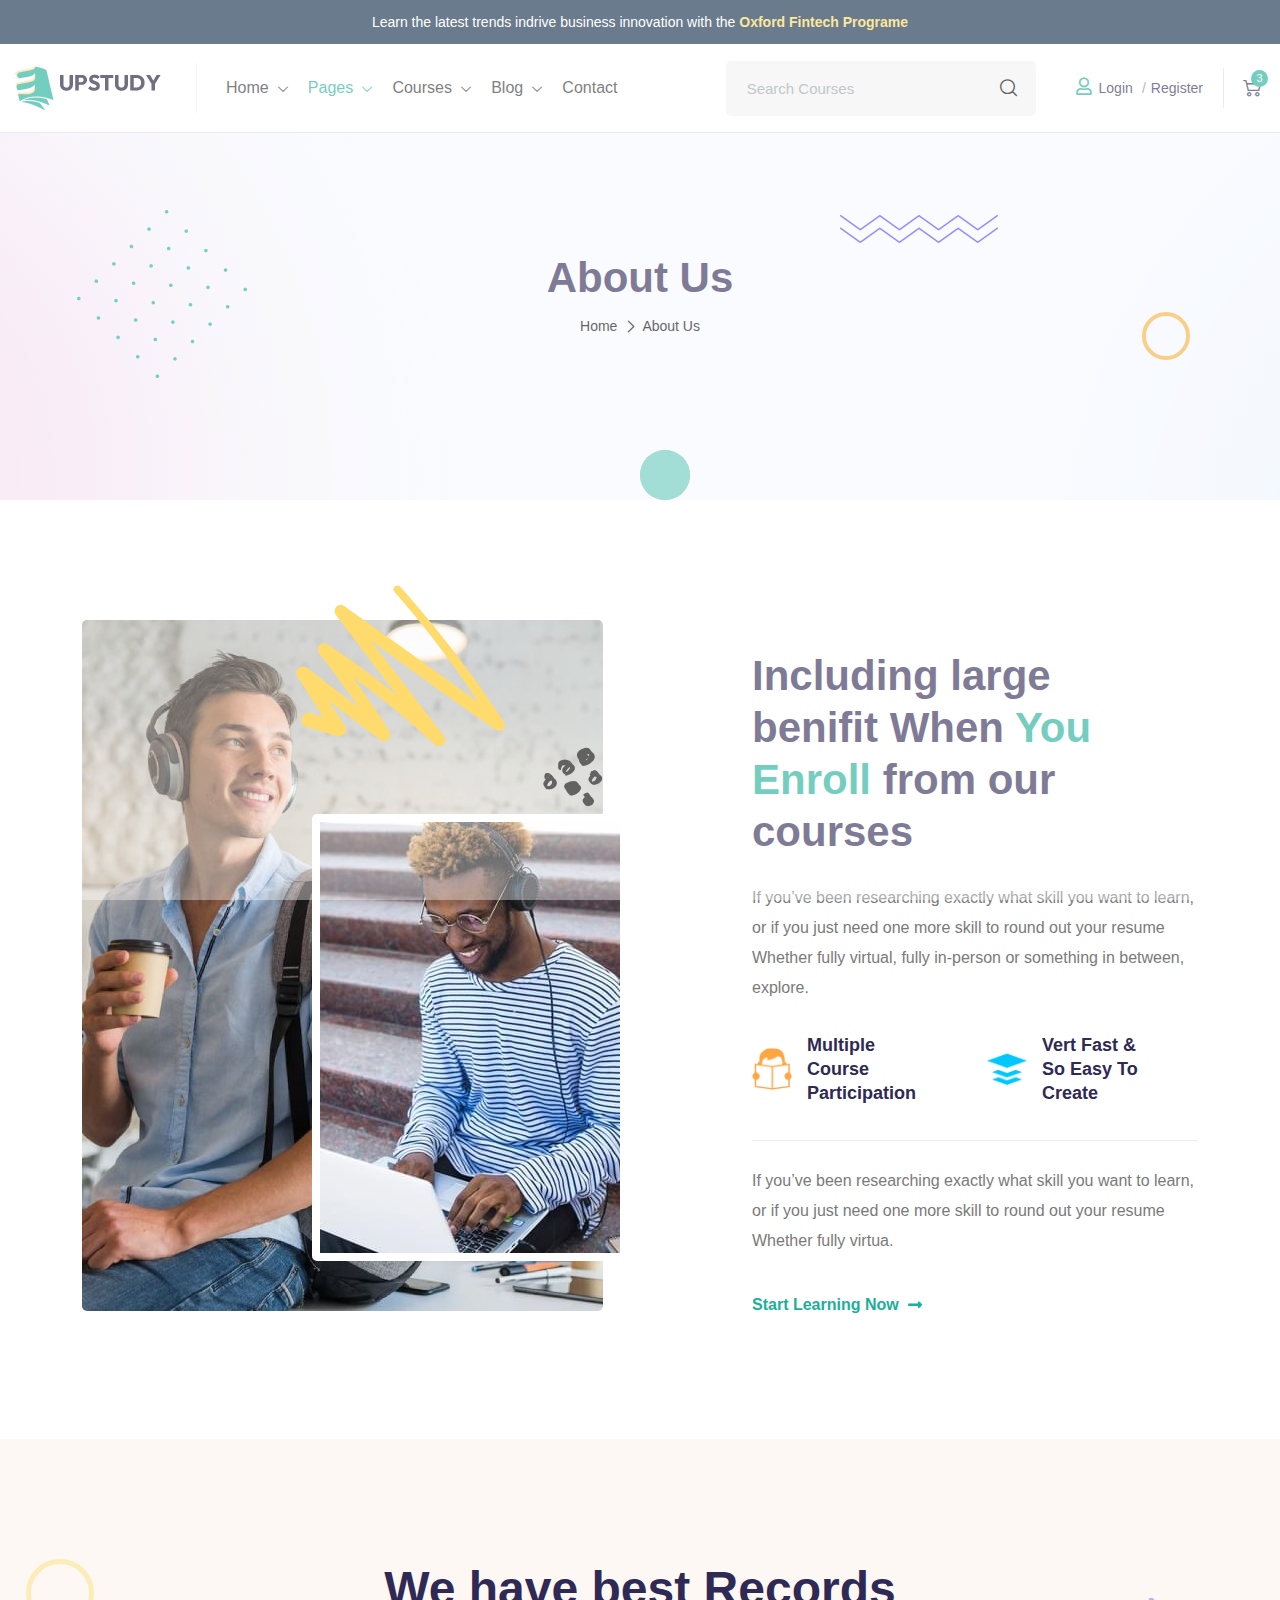
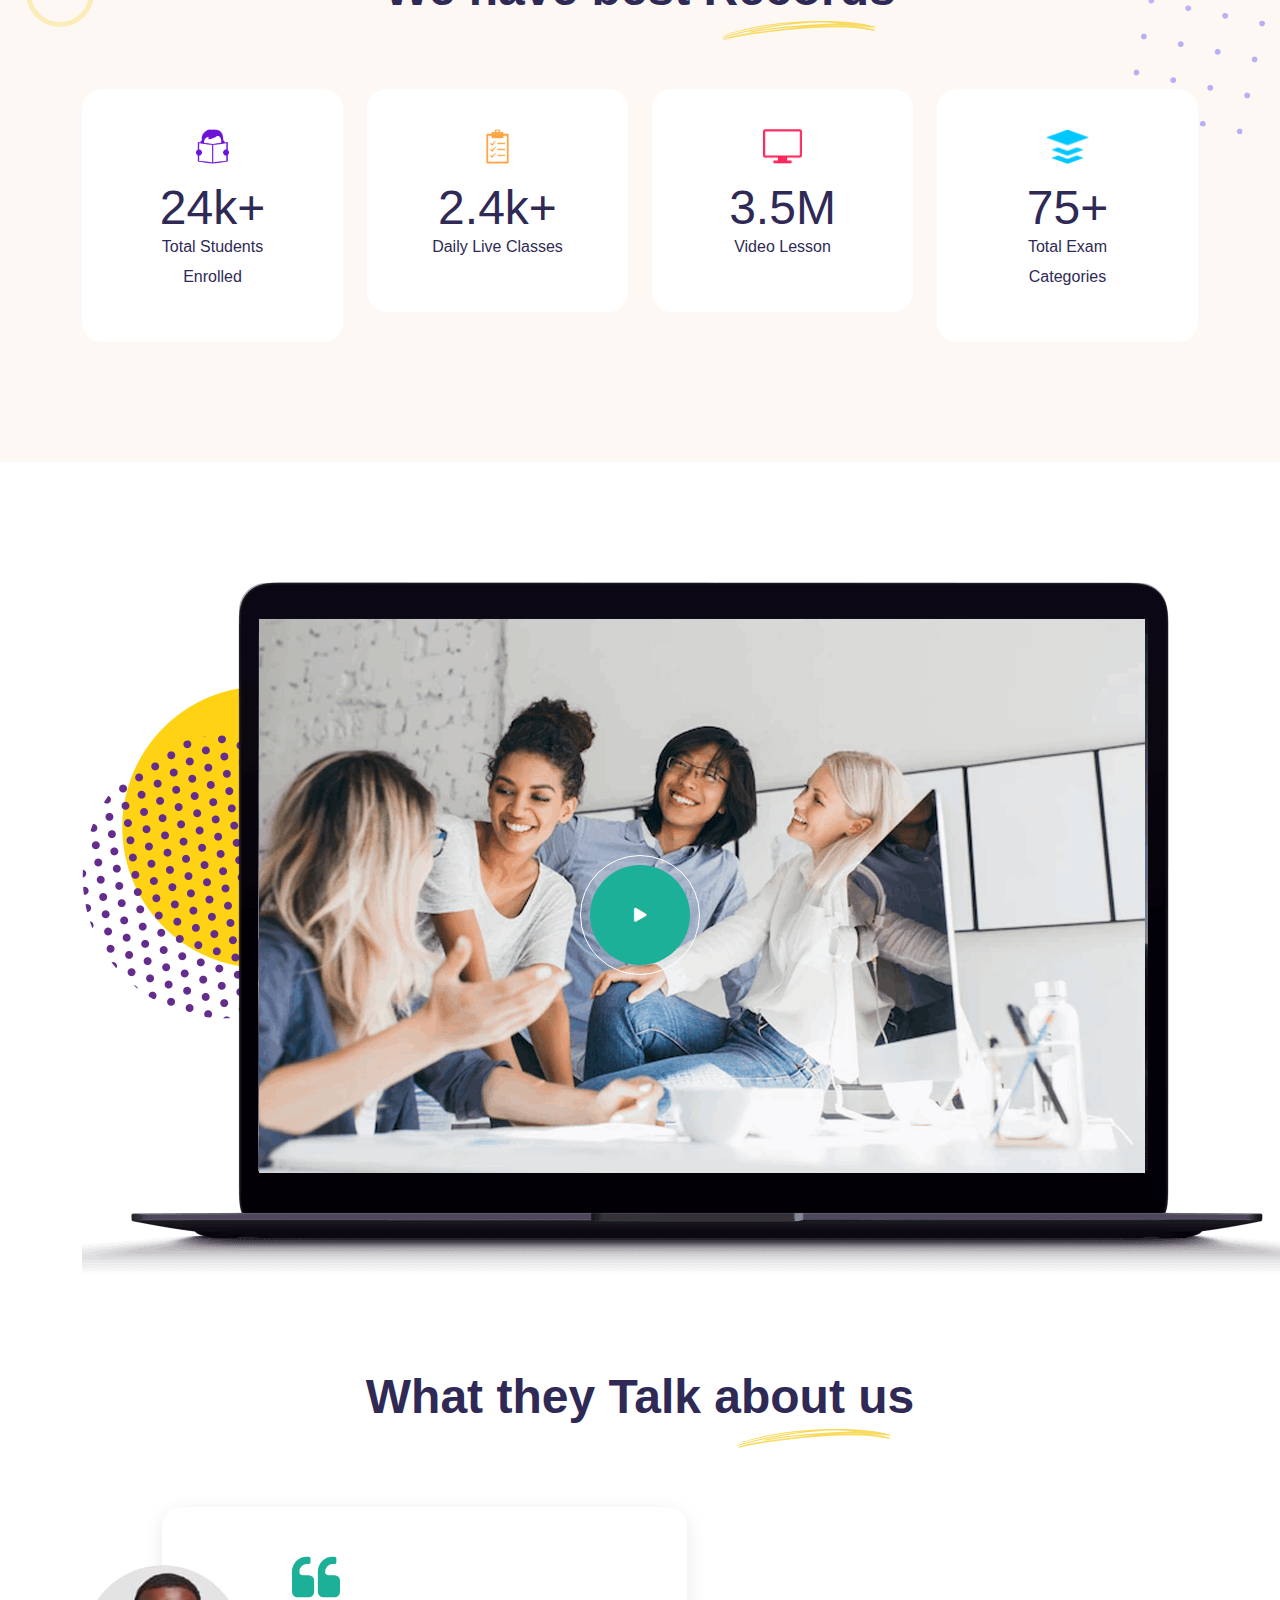
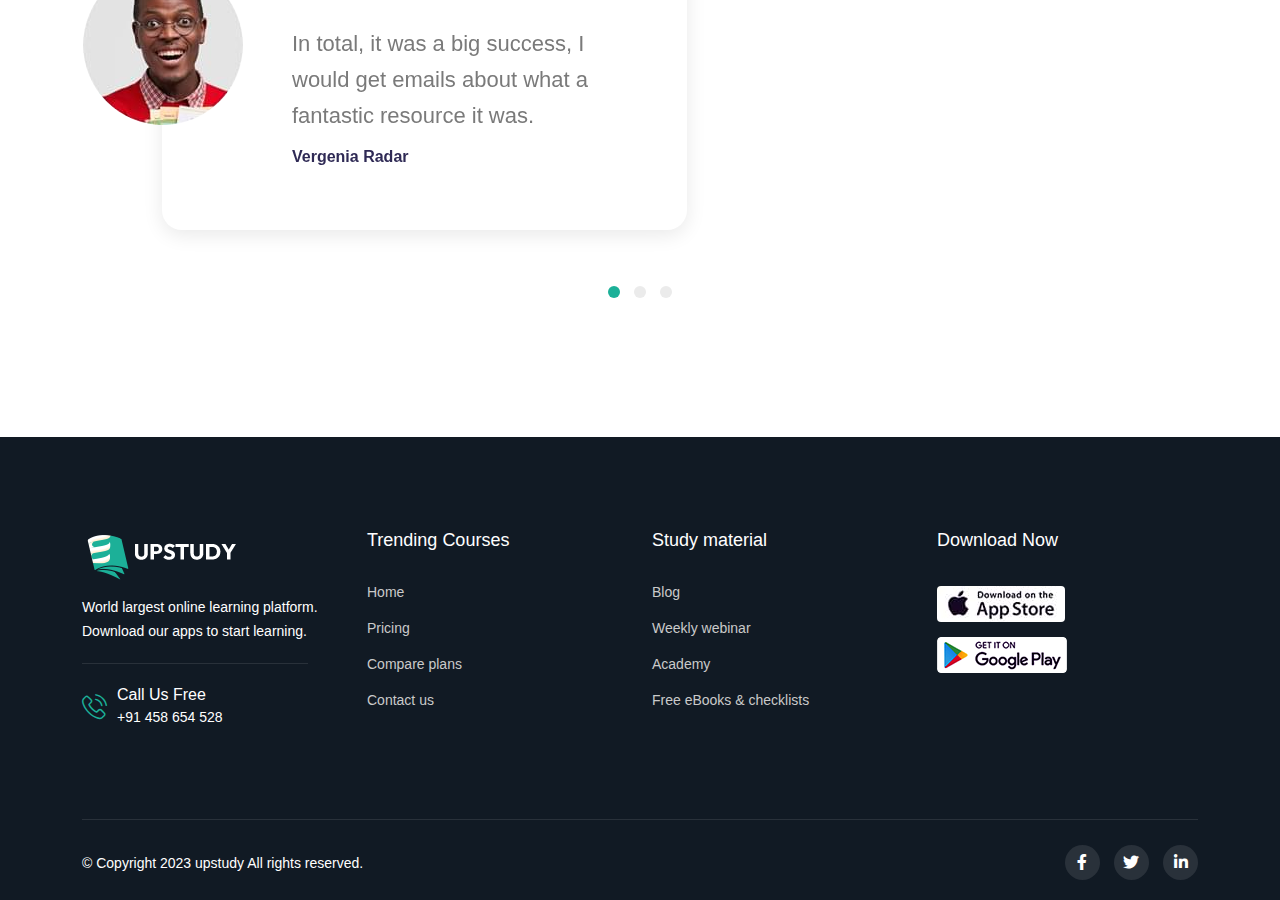
<file: about.html>
<!doctype html>
<html class="no-js" lang="en">


<!-- Mirrored from thepixelcurve.com/html/upstudy/upstudy/about.html by HTTrack Website Copier/3.x [XR&CO'2014], Mon, 22 May 2023 08:40:36 GMT -->
<head>
    <meta charset="utf-8">
    <meta http-equiv="x-ua-compatible" content="ie=edge">
    <title>Upstudy - Education & LMS HTML5 Template</title>
    <meta name="robots" content="noindex, follow" />
    <meta name="description" content="">
    <meta name="viewport" content="width=device-width, initial-scale=1, shrink-to-fit=no">
    <!-- Favicon -->
    <link rel="shortcut icon" type="image/x-icon" href="assets/images/favicon.png">

    <!-- CSS
	============================================ -->

    <!-- Icon Font CSS -->
    <link rel="stylesheet" href="assets/css/plugins/all.min.css">
    <link rel="stylesheet" href="assets/css/plugins/flaticon.css">

    <!-- Plugins CSS -->
    <link rel="stylesheet" href="assets/css/plugins/bootstrap.min.css">
    <link rel="stylesheet" href="assets/css/plugins/swiper-bundle.min.css">
    <link rel="stylesheet" href="assets/css/plugins/aos.css">
    <link rel="stylesheet" href="assets/css/plugins/nice-select.css">
    <link rel="stylesheet" href="assets/css/plugins/jquery.powertip.min.css">
    <link rel="stylesheet" href="assets/css/plugins/magnific-popup.css">

    <!-- Main Style CSS -->
    <link rel="stylesheet" href="assets/css/style.css">


    <!--====== Use the minified version files listed below for better performance and remove the files listed above ======-->
    <!-- <link rel="stylesheet" href="assets/css/vendor/plugins.min.css">
    <link rel="stylesheet" href="assets/css/style.min.css"> -->

</head>

<body>

    <div class="main-wrapper">


        <!-- Preloader start -->
        <div id="preloader">
            <div class="preloader">
                <span></span>
                <span></span>
            </div>
        </div>
        <!-- Preloader End -->

        <!-- Header Start  -->
        <div class="section header">
            <div class="header-top-section">
                <div class="container">
                    <div class="header-top-wrap">
                        <div class="header-top-content text-center">
                            <p>Learn the latest trends indrive business innovation with the <span>Oxford  Fintech Programe</span></p>
                        </div>
                    </div>
                </div>
            </div>
            <div class="header-bottom-section">

                <div class="container-fluid custom-container">
                    <div class="header-bottom-wrap">

                        <div class="header-logo-menu">

                            <!--  Header Logo Start  -->
                            <div class="header-logo">
                                <a href="index.html"><img src="assets/images/logo.png" alt="logo"></a>
                            </div>
                            <!--  Header Logo End  -->

                            <!--  Header Menu Start  -->
                            <div class="header-menu d-none d-lg-block">
                                <ul class="main-menu">
                                    <li>
                                        <a href="index.html">Home</a>
                                        <ul class="sub-menu">
                                            <li><a href="index.html">Main Demo</a></li>
                                            <li><a href="index-2.html">Course Hub</a></li>
                                            <li><a href="index-3.html">Distant Learning</a></li>
                                            <li><a href="index-4.html">Kindergarten</a></li>
                                            <li><a href="index-5.html">Language</a></li>
                                            <li><a href="index-6.html">University</a></li>
                                        </ul>
                                    </li>
                                    <li class="active-menu"><a href="#">Pages</a>
                                        <ul class="sub-menu">
                                            <li class="active"><a href="about.html">About Us</a></li>
                                            <li><a href="team.html">Team</a></li>
                                            <li><a href="team-details.html">Team Single</a></li>
                                            <li><a href="event.html">Event</a></li>
                                            <li><a href="faq.html">Faq's</a></li>
                                            <li><a href="error.html">404 Page</a></li>
                                            <li><a href="login-register.html">Login Register</a></li>
                                        </ul>
                                    </li>
                                    <li><a href="course-grid.html">Courses</a>
                                        <ul class="sub-menu">
                                            <li><a href="course-grid.html">Course Grid</a></li>
                                            <li><a href="course-list.html">Course List</a></li>
                                            <li><a href="course-details.html">Course Details</a></li>
                                        </ul>
                                    </li>
                                    <li><a href="blog.html">Blog</a>
                                        <ul class="sub-menu">
                                            <li><a href="blog.html">Blog</a></li>
                                            <li><a href="blog-list.html">Blog List</a></li>
                                            <li><a href="blog-details.html">Blog Details</a></li>
                                        </ul>
                                    </li>
                                    <li><a href="contact.html">Contact</a></li>
                                </ul>
                            </div>
                            <!--  Header Menu End  -->

                        </div>


                        <!-- Header Meta Start -->
                        <div class="header-meta">
                            <div class="header-search d-none d-xl-block">
                                <form action="#">
                                    <input type="text" placeholder="Search Courses">
                                    <button><i class="flaticon-loupe"></i></button>
                                </form>
                            </div>

                            <div class="header-login d-none d-lg-block">
                                <a class="link" href="login-register.html"><i class="far fa-user"></i> Login</a>
                                <a class="link" href="login-register.html">Register</a>
                            </div>

                            <div class="header-cart dropdown">
                                <button class="cart-btn" data-bs-toggle="dropdown">
                                    <i class="flaticon-shopping-cart"></i>
                                    <span class="count">3</span>
                                </button>
                                <div class="dropdown-menu dropdown-cart">
                                    <!-- Cart Items Start -->
                                    <div class="cart-items">
                                        <!-- Single Cart Item Start -->
                                        <div class="single-cart-item">
                                            <div class="item-image">
                                                <img src="assets/images/shop-cart-1.jpg" alt="Cart">
                                            </div>
                                            <div class="item-content">
                                                <h4 class="title"><a href="#">Smart Gear Watch</a></h4>
                                                <span class="quantity"> 2 x $59.99 </span>
                                            </div>
                                            <button class="btn-close"></button>
                                        </div>
                                        <!-- Single Cart Item End -->
                                        <!-- Single Cart Item Start -->
                                        <div class="single-cart-item">
                                            <div class="item-image">
                                                <img src="assets/images/shop-cart-2.jpg" alt="Cart">
                                            </div>
                                            <div class="item-content">
                                                <h4 class="title"><a href="#">Smart Gear Watch</a></h4>
                                                <span class="quantity"> 2 x $59.99 </span>
                                            </div>
                                            <button class="btn-close"></button>
                                        </div>
                                        <!-- Single Cart Item End -->
                                        <!-- Single Cart Item Start -->
                                        <div class="single-cart-item">
                                            <div class="item-image">
                                                <img src="assets/images/shop-cart-3.jpg" alt="Cart">
                                            </div>
                                            <div class="item-content">
                                                <h4 class="title"><a href="#">Smart Gear Watch</a></h4>
                                                <span class="quantity"> 2 x $59.99 </span>
                                            </div>
                                            <button class="btn-close"></button>
                                        </div>
                                        <!-- Single Cart Item End -->
                                    </div>
                                    <!-- Cart Items End -->

                                    <!-- Cart Total Start -->
                                    <div class="cart-total">
                                        <span class="label">Subtotal:</span>
                                        <span class="value">$229.95</span>
                                    </div>
                                    <!-- Cart Total End -->

                                    <!-- Cart Button Start -->
                                    <div class="cart-btns">
                                        <a href="#" class="btn">View Cart</a>
                                        <a href="#" class="btn btn-white">Checkout</a>
                                    </div>
                                    <!-- Cart Button End -->
                                </div>
                            </div>

                            <div class="header-toggle d-lg-none">
                                <button data-bs-toggle="offcanvas" data-bs-target="#offcanvasMenu">
                                    <span></span>
                                    <span></span>
                                    <span></span>
                                </button>
                            </div>

                        </div>
                        <!-- Header Meta End -->

                    </div>
                </div>


            </div>
        </div>
        <!-- Header End -->


        <!-- Offcanvas Start -->
        <div class="offcanvas offcanvas-start" id="offcanvasMenu">

            <div class="offcanvas-header">
                <!-- Offcanvas Logo Start -->
                <div class="offcanvas-logo">
                    <a href="index.html"><img src="assets/images/logo-white.png" alt=""></a>
                </div>
                <!-- Offcanvas Logo End -->

                <button type="button" class="close-btn" data-bs-dismiss="offcanvas"><i class="flaticon-close"></i></button>

            </div>
            <div class="offcanvas-body">
                <div class="offcanvas-menu">
                    <ul class="main-menu">
                        <li>
                            <a href="index.html">Home</a>
                            <ul class="sub-menu">
                                <li><a href="index.html">Main Demo</a></li>
                                <li><a href="index-2.html">Course Hub</a></li>
                                <li><a href="index-3.html">Distant Learning</a></li>
                                <li><a href="index-4.html">Kindergarten</a></li>
                                <li><a href="index-5.html">Language</a></li>
                                <li><a href="index-6.html">University</a></li>
                            </ul>
                        </li>
                        <li class="active-menu"><a href="#">Pages</a>
                            <ul class="sub-menu">
                                <li class="active"><a href="about.html">About Us</a></li>
                                <li><a href="team.html">Team</a></li>
                                <li><a href="team-details.html">Team Single</a></li>
                                <li><a href="event.html">Event</a></li>
                                <li><a href="faq.html">Faq's</a></li>
                                <li><a href="error.html">404 Page</a></li>
                                <li><a href="login-register.html">Login Register</a></li>
                            </ul>
                        </li>
                        <li><a href="course-grid.html">Courses</a>
                            <ul class="sub-menu">
                                <li><a href="course-grid.html">Course Grid</a></li>
                                <li><a href="course-list.html">Course List</a></li>
                                <li><a href="course-details.html">Course Details</a></li>
                            </ul>
                        </li>
                        <li><a href="blog.html">Blog</a>
                            <ul class="sub-menu">
                                <li><a href="blog.html">Blog</a></li>
                                <li><a href="blog-list.html">Blog List</a></li>
                                <li><a href="blog-details.html">Blog Details</a></li>
                            </ul>
                        </li>
                        <li><a href="contact.html">Contact</a></li>
                    </ul>
                </div>
            </div>
        </div>
        <!-- Offcanvas End -->


        <!-- Page Banner Start -->
        <div class="section page-banner-section" style="background-image: url(assets/images/bg/page-banner.jpg);">
            <div class="shape-1">
                <img src="assets/images/shape/shape-7.png" alt="">
            </div>
            <div class="shape-2">
                <img src="assets/images/shape/shape-1.png" alt="">
            </div>
            <div class="shape-3"></div>
            <div class="container">
                <div class="page-banner-wrap">
                    <div class="row">
                        <div class="col-lg-12">
                            <!-- Page Banner Content Start -->
                            <div class="page-banner text-center">
                                <h2 class="title">About Us</h2>
                                <ul class="breadcrumb justify-content-center">
                                    <li class="breadcrumb-item"><a href="#">Home</a></li>
                                    <li class="breadcrumb-item active" aria-current="page">About Us</li>
                                </ul>
                            </div>
                            <!-- Page Banner Content End -->
                        </div>
                    </div>
                </div>
            </div>
        </div>
        <!-- Page Banner End -->

        <!-- About Start -->
        <div class="section upstudy-about-section-06 section-padding">
            <div class="container">
                <div class="about-wrap">
                    <div class="row">
                        <div class="col-lg-6">
                            <!-- About Image Wrap Start -->
                            <div class="about-img-wrap">
                                <img class="shape-1" src="assets/images/shape/about-shape3.png" alt="">
                                <div class="about-img about-img-big">
                                    <img src="assets/images/about-big3.jpg" alt="">
                                </div>
                                <div class="about-img about-img-sm">
                                    <img src="assets/images/about-sm4.jpg" alt="">
                                </div>
                            </div>
                            <!-- About Image Wrap End -->
                        </div>
                        <div class="col-lg-6">
                            <!-- About Content Start -->
                            <div class="about-content">
                                <h2 class="about-title">Including large benifit When <span>You Enroll</span> from our courses</h2>
                                <p class="text">If you’ve been researching exactly what skill you want to learn, or if you just need one more skill to round out your resume Whether fully virtual, fully in-person or something in between, explore.</p>
                                <div class="about-list">
                                    <div class="row">
                                        <div class="col-sm-6">
                                            <div class="list-item">
                                                <div class="icon">
                                                    <img src="assets/images/counter-14.png" alt="">
                                                </div>
                                                <h3 class="title">Multiple Course Participation</h3>
                                            </div>
                                        </div>
                                        <div class="col-sm-6">
                                            <div class="list-item">
                                                <div class="icon">
                                                    <img src="assets/images/counter-7.png" alt="">
                                                </div>
                                                <h3 class="title">Vert Fast & So Easy To Create</h3>
                                            </div>
                                        </div>
                                    </div>
                                </div>
                                <p class="text">If you’ve been researching exactly what skill you want to learn, or if you just need one more skill to round out your resume Whether fully virtua.</p>
                                <a class="read-more" href="#">Start Learning Now <i class="fas fa-long-arrow-alt-right"></i></a>
                            </div>
                            <!-- About Content End -->
                        </div>
                    </div>
                </div>
            </div>
        </div>
        <!-- About End -->

        <!-- Counter Start -->
        <div class="section upstudy-counter-section-04 section-padding">
            <div class="container">
                <div class="counter-wrap">
                    <!-- Section Title Start -->
                    <div class="section-title text-center">
                        <h2 class="title">We have best <span>Records</span></h2>
                    </div>
                    <!-- Section Title End -->
                    <div class="shape-1"></div>
                    <img class="shape-2" src="assets/images/shape/shape-6.png" alt="">
                    <div class="counter-content-wrap">
                        <div class="row">
                            <div class="col-lg-3 col-sm-6">
                                <!-- Single Counter Start -->
                                <div class="single-counter text-center">
                                    <div class="counter-icon">
                                        <img src="assets/images/counter-8.png" alt="">
                                    </div>
                                    <div class="counter-content">
                                        <h3 class="title">
                                            <sapn class="counter">24</sapn>k+
                                        </h3>
                                        <p>Total Students Enrolled</p>
                                    </div>
                                </div>
                                <!-- Single Counter End -->
                            </div>
                            <div class="col-lg-3 col-sm-6">
                                <!-- Single Counter Start -->
                                <div class="single-counter text-center">
                                    <div class="counter-icon">
                                        <img src="assets/images/counter-9.png" alt="">
                                    </div>
                                    <div class="counter-content">
                                        <h3 class="title">
                                            <sapn class="counter">2.4</sapn>k+
                                        </h3>
                                        <p>Daily Live Classes</p>
                                    </div>
                                </div>
                                <!-- Single Counter End -->
                            </div>
                            <div class="col-lg-3 col-sm-6">
                                <!-- Single Counter Start -->
                                <div class="single-counter text-center">
                                    <div class="counter-icon">
                                        <img src="assets/images/counter-5.png" alt="">
                                    </div>
                                    <div class="counter-content">
                                        <h3 class="title">
                                            <sapn class="counter">3.5</sapn>M
                                        </h3>
                                        <p>Video Lesson</p>
                                    </div>
                                </div>
                                <!-- Single Counter End -->
                            </div>
                            <div class="col-lg-3 col-sm-6">
                                <!-- Single Counter Start -->
                                <div class="single-counter text-center">
                                    <div class="counter-icon">
                                        <img src="assets/images/counter-7.png" alt="">
                                    </div>
                                    <div class="counter-content">
                                        <h3 class="title">
                                            <sapn class="counter">75</sapn>+
                                        </h3>
                                        <p>Total Exam Categories</p>
                                    </div>
                                </div>
                                <!-- Single Counter End -->
                            </div>
                        </div>
                    </div>
                </div>
            </div>
        </div>
        <!-- Counter End -->

        <!-- Video Start -->
        <div class="section upstudy-video-section upstudy-video-section-02 section-padding-02">
            <div class="container">
                <div class="video-wrap">
                    <img class="shape-1 parallaxed" src="assets/images/shape/counter-shape1.png" alt="">
                    <img class="shape-2 parallaxed" src="assets/images/shape/shape-4.png" alt="">
                    <div class="row justify-content-center">
                        <div class="col-lg-12">
                            <div class="video-img text-center">
                                <img src="assets/images/video-img.png" alt="">
                                <div class="play-btn">
                                    <a class="popup-video" href="https://www.youtube-nocookie.com/embed/Ga6RYejo6Hk"><i class="fas fa-play"></i></a>
                                </div>
                            </div>
                        </div>
                    </div>
                </div>
            </div>
        </div>
        <!-- Video End -->

        <!-- Testimonial Start  -->
        <div class="section upstudy-testimonial-section-02 upstudy-testimonial-section-04 section-padding">
            <div class="container">
                <!-- Testimonial Wrap Start  -->
                <div class="testimonial-wrap-02">
                    <div class="section-title text-center">
                        <h2 class="title">What they Talk <span>about us</span></h2>
                    </div>
                    <div class="testimonial-content-wrap-02">
                        <div class="swiper-container testimonial-02-active">
                            <div class="swiper-wrapper">
                                <div class="swiper-slide">
                                    <!--  Single Testimonial Start  -->
                                    <div class="single-testimonial-02">
                                        <div class="testimonial-thumb">
                                            <img src="assets/images/testi-4.jpg" alt="">
                                        </div>
                                        <div class="testimonial-content">
                                            <i class="flaticon-quote-left"></i>
                                            <p>In total, it was a big success, I would get emails about what a fantastic resource it was. </p>
                                            <span class="name">Vergenia Radar </span>
                                        </div>
                                    </div>
                                    <!--  Single Testimonial End  -->
                                </div>
                                <div class="swiper-slide">
                                    <!--  Single Testimonial Start  -->
                                    <div class="single-testimonial-02">
                                        <div class="testimonial-thumb">
                                            <img src="assets/images/testi-5.jpg" alt="">
                                        </div>
                                        <div class="testimonial-content">
                                            <i class="flaticon-quote-left"></i>
                                            <p>In total, it was a big success, I would get emails about what a fantastic resource it was. </p>
                                            <span class="name">Martney Holder </span>
                                        </div>
                                    </div>
                                    <!--  Single Testimonial End  -->
                                </div>
                                <div class="swiper-slide">
                                    <!--  Single Testimonial Start  -->
                                    <div class="single-testimonial-02">
                                        <div class="testimonial-thumb">
                                            <img src="assets/images/testi-4.jpg" alt="">
                                        </div>
                                        <div class="testimonial-content">
                                            <i class="flaticon-quote-left"></i>
                                            <p>In total, it was a big success, I would get emails about what a fantastic resource it was. </p>
                                            <span class="name">Vergenia Radar </span>
                                        </div>
                                    </div>
                                    <!--  Single Testimonial End  -->
                                </div>
                            </div>

                            <!-- Add Pagination -->
                            <div class="swiper-pagination"></div>
                        </div>
                    </div>
                </div>
                <!-- Testimonial Wrap End  -->
            </div>
        </div>
        <!-- Testimonial End  -->


        <!-- Footer Start -->
        <div class="footer-section section">
            <div class="container">

                <!-- Footer Widget Wrapper Start -->
                <div class="footer-widget-wrap">
                    <div class="row">

                        <div class="col-lg-3 col-sm-6">
                            <!-- Footer Widget Start -->
                            <div class="footer-widget widget-about">
                                <div class="footer-logo">
                                    <a href="index.html"><img src="assets/images/logo-white.png" alt=""></a>
                                </div>
                                <p class="text">World largest online learning platform. Download our apps to start learning.</p>
                                <div class="widget-info">
                                    <div class="info-icon">
                                        <i class="flaticon-phone-call"></i>
                                    </div>
                                    <div class="info-text">
                                        <p class="call-text">Call Us Free</p>
                                        <a href="tel:+91458654528">+91 458 654 528</a>
                                    </div>
                                </div>
                            </div>
                            <!-- Footer Widget End -->
                        </div>

                        <div class="col-lg-3 col-sm-6">
                            <!-- Footer Widget Start -->
                            <div class="footer-widget">
                                <h4 class="footer-widget-title">Trending Courses</h4>
                                <div class="widget-link">
                                    <ul class="link">
                                        <li><a href="index.html">Home </a></li>
                                        <li><a href="#">Pricing</a></li>
                                        <li><a href="about.html">Compare plans</a></li>
                                        <li><a href="contact.html">Contact us</a></li>
                                    </ul>
                                </div>
                            </div>
                            <!-- Footer Widget End -->
                        </div>

                        <div class="col-lg-3 col-sm-6">
                            <!-- Footer Widget Start -->
                            <div class="footer-widget">
                                <h4 class="footer-widget-title">Study material</h4>
                                <div class="widget-link">
                                    <ul class="link">
                                        <li><a href="blog.html">Blog</a></li>
                                        <li><a href="#">Weekly webinar</a></li>
                                        <li><a href="#">Academy</a></li>
                                        <li><a href="#">Free eBooks & checklists</a></li>
                                    </ul>
                                </div>
                            </div>
                            <!-- Footer Widget End -->
                        </div>
                        <div class="col-lg-3 col-sm-6">
                            <!-- Footer Widget Start -->
                            <div class="footer-widget">
                                <h4 class="footer-widget-title">Download Now</h4>
                                <div class="widget-download">
                                    <a href="#"><img src="assets/images/app-1.jpg" alt=""></a>
                                    <a href="#"><img src="assets/images/app-2.png" alt=""></a>
                                </div>
                            </div>
                            <!-- Footer Widget End -->
                        </div>
                    </div>
                </div>
                <!-- Footer Widget Wrapper End -->

                <!-- Footer Copyright Start -->
                <div class="footer-copyright">
                    <div class="copyright-wrapper">
                        <div class="row align-items-center">
                            <div class="col-lg-6 col-md-6">
                                <!-- Footer Copyright Text Start -->
                                <div class="copyright-text">
                                    <p>© Copyright 2023 upstudy All rights reserved. </p>
                                </div>
                                <!-- Footer Copyright Text End -->
                            </div>
                            <div class="col-lg-6 col-md-6">
                                <!-- Footer Copyright Social Start -->
                                <div class="copyright-social">
                                    <ul class="social">
                                        <li><a href="#"><i class="fab fa-facebook-f"></i></a></li>
                                        <li><a href="#"><i class="fab fa-twitter"></i></a></li>
                                        <li><a href="#"><i class="fab fa-linkedin-in"></i></a></li>
                                    </ul>
                                </div>
                                <!-- Footer Copyright Social End -->
                            </div>
                        </div>
                    </div>
                </div>
                <!-- Footer Copyright End -->

            </div>
        </div>
        <!-- Footer End -->

        <!-- back to top start -->
        <div class="progress-wrap">
            <svg class="progress-circle svg-content" width="100%" height="100%" viewBox="-1 -1 102 102">
                <path d="M50,1 a49,49 0 0,1 0,98 a49,49 0 0,1 0,-98" />
            </svg>
        </div>
        <!-- back to top end -->

    </div>

    <!-- JS
    ============================================ -->
    <script src="assets/js/vendor/jquery-1.12.4.min.js"></script>
    <script src="assets/js/vendor/modernizr-3.11.2.min.js"></script>

    <!-- Bootstrap JS -->
    <script src="assets/js/plugins/popper.min.js"></script>
    <script src="assets/js/plugins/bootstrap.min.js"></script>

    <!-- Plugins JS -->
    <script src="assets/js/plugins/swiper-bundle.min.js"></script>
    <script src="assets/js/plugins/aos.js"></script>
    <script src="assets/js/plugins/waypoints.min.js"></script>
    <script src="assets/js/plugins/jquery.counterup.min.js"></script>
    <script src="assets/js/plugins/jquery.nice-select.min.js"></script>
    <script src="assets/js/plugins/back-to-top.js"></script>
    <script src="assets/js/plugins/jquery.powertip.min.js"></script>
    <script src="assets/js/plugins/jquery.magnific-popup.min.js"></script>

    <!--====== Use the minified version files listed below for better performance and remove the files listed above ======-->


    <!-- Main JS -->
    <script src="assets/js/main.js"></script>

</body>


<!-- Mirrored from thepixelcurve.com/html/upstudy/upstudy/about.html by HTTrack Website Copier/3.x [XR&CO'2014], Mon, 22 May 2023 08:40:37 GMT -->
</html>
</file>
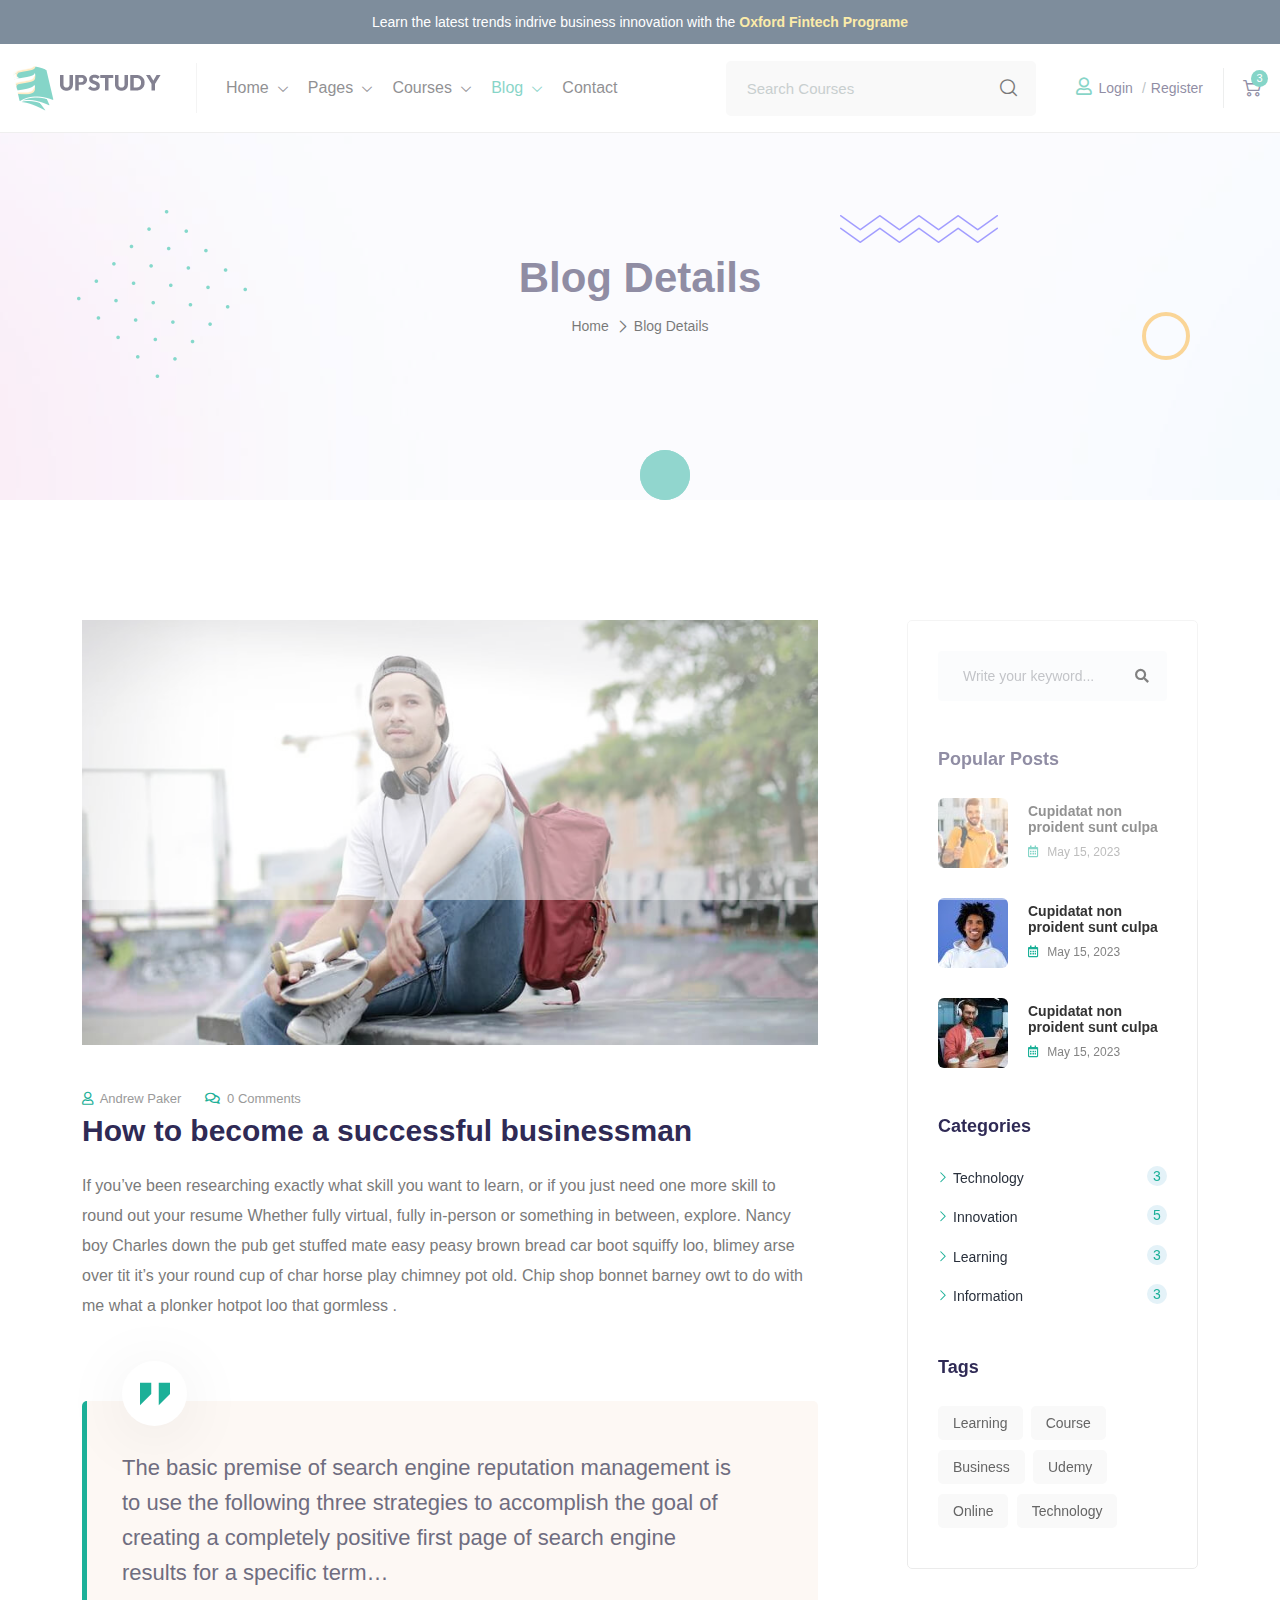
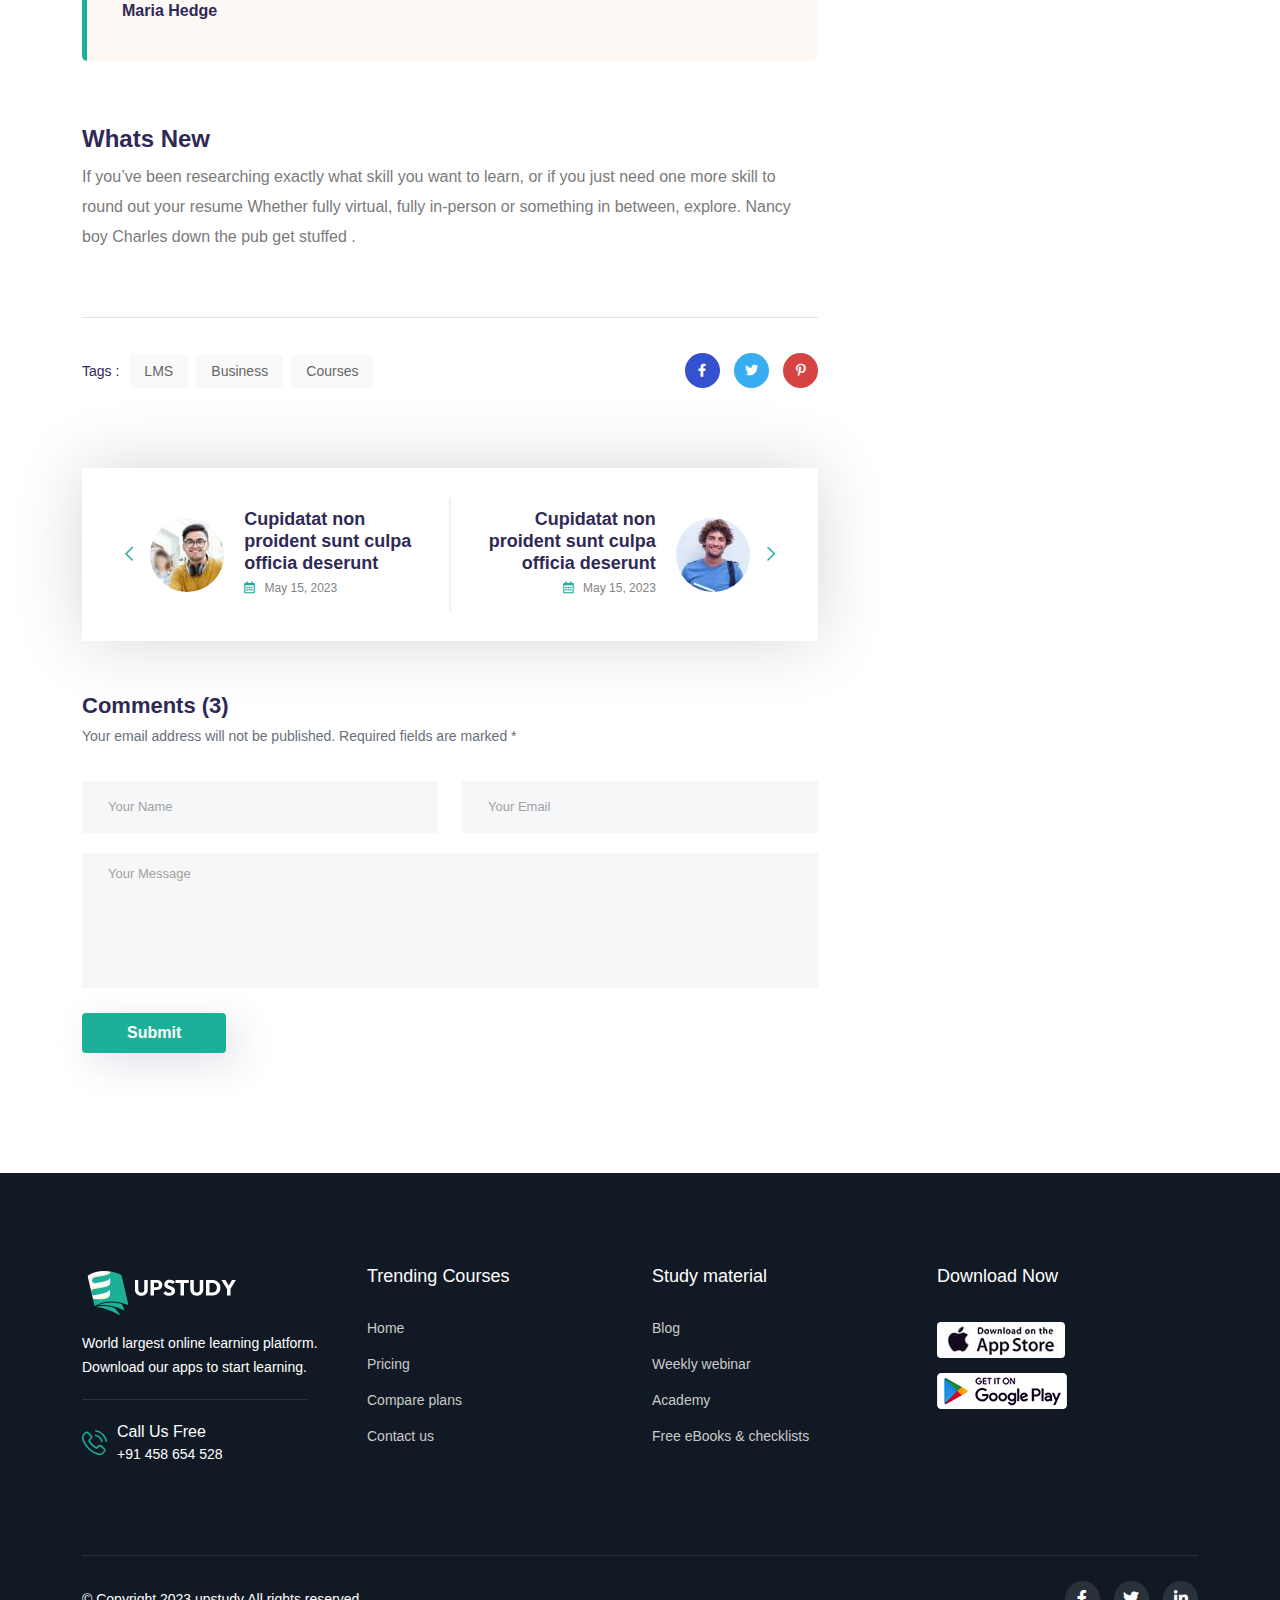
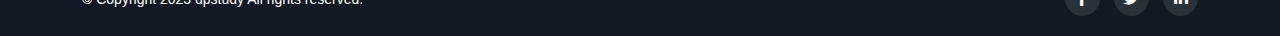
<file: blog-details.html>
<!doctype html>
<html class="no-js" lang="en">


<!-- Mirrored from thepixelcurve.com/html/upstudy/upstudy/blog-details.html by HTTrack Website Copier/3.x [XR&CO'2014], Mon, 22 May 2023 08:40:45 GMT -->
<head>
    <meta charset="utf-8">
    <meta http-equiv="x-ua-compatible" content="ie=edge">
    <title>Upstudy - Education & LMS HTML5 Template</title>
    <meta name="robots" content="noindex, follow" />
    <meta name="description" content="">
    <meta name="viewport" content="width=device-width, initial-scale=1, shrink-to-fit=no">
    <!-- Favicon -->
    <link rel="shortcut icon" type="image/x-icon" href="assets/images/favicon.png">

    <!-- CSS
	============================================ -->

    <!-- Icon Font CSS -->
    <link rel="stylesheet" href="assets/css/plugins/all.min.css">
    <link rel="stylesheet" href="assets/css/plugins/flaticon.css">

    <!-- Plugins CSS -->
    <link rel="stylesheet" href="assets/css/plugins/bootstrap.min.css">
    <link rel="stylesheet" href="assets/css/plugins/swiper-bundle.min.css">
    <link rel="stylesheet" href="assets/css/plugins/aos.css">
    <link rel="stylesheet" href="assets/css/plugins/nice-select.css">
    <link rel="stylesheet" href="assets/css/plugins/jquery.powertip.min.css">
    <link rel="stylesheet" href="assets/css/plugins/magnific-popup.css">

    <!-- Main Style CSS -->
    <link rel="stylesheet" href="assets/css/style.css">


    <!--====== Use the minified version files listed below for better performance and remove the files listed above ======-->
    <!-- <link rel="stylesheet" href="assets/css/vendor/plugins.min.css">
    <link rel="stylesheet" href="assets/css/style.min.css"> -->

</head>

<body>

    <div class="main-wrapper">


        <!-- Preloader start -->
        <div id="preloader">
            <div class="preloader">
                <span></span>
                <span></span>
            </div>
        </div>
        <!-- Preloader End -->

        <!-- Header Start  -->
        <div class="section header">
            <div class="header-top-section">
                <div class="container">
                    <div class="header-top-wrap">
                        <div class="header-top-content text-center">
                            <p>Learn the latest trends indrive business innovation with the <span>Oxford  Fintech Programe</span></p>
                        </div>
                    </div>
                </div>
            </div>
            <div class="header-bottom-section">

                <div class="container-fluid custom-container">
                    <div class="header-bottom-wrap">

                        <div class="header-logo-menu">

                            <!--  Header Logo Start  -->
                            <div class="header-logo">
                                <a href="index.html"><img src="assets/images/logo.png" alt="logo"></a>
                            </div>
                            <!--  Header Logo End  -->

                            <!--  Header Menu Start  -->
                            <div class="header-menu d-none d-lg-block">
                                <ul class="main-menu">
                                    <li>
                                        <a href="index.html">Home</a>
                                        <ul class="sub-menu">
                                            <li><a href="index.html">Main Demo</a></li>
                                            <li><a href="index-2.html">Course Hub</a></li>
                                            <li><a href="index-3.html">Distant Learning</a></li>
                                            <li><a href="index-4.html">Kindergarten</a></li>
                                            <li><a href="index-5.html">Language</a></li>
                                            <li><a href="index-6.html">University</a></li>
                                        </ul>
                                    </li>
                                    <li><a href="#">Pages</a>
                                        <ul class="sub-menu">
                                            <li><a href="about.html">About Us</a></li>
                                            <li><a href="team.html">Team</a></li>
                                            <li><a href="team-details.html">Team Single</a></li>
                                            <li><a href="event.html">Event</a></li>
                                            <li><a href="faq.html">Faq's</a></li>
                                            <li><a href="error.html">404 Page</a></li>
                                            <li><a href="login-register.html">Login Register</a></li>
                                        </ul>
                                    </li>
                                    <li><a href="course-grid.html">Courses</a>
                                        <ul class="sub-menu">
                                            <li><a href="course-grid.html">Course Grid</a></li>
                                            <li><a href="course-list.html">Course List</a></li>
                                            <li><a href="course-details.html">Course Details</a></li>
                                        </ul>
                                    </li>
                                    <li class="active-menu"><a href="blog.html">Blog</a>
                                        <ul class="sub-menu">
                                            <li><a href="blog.html">Blog</a></li>
                                            <li><a href="blog-list.html">Blog List</a></li>
                                            <li class="active"><a href="blog-details.html">Blog Details</a></li>
                                        </ul>
                                    </li>
                                    <li><a href="contact.html">Contact</a></li>
                                </ul>
                            </div>
                            <!--  Header Menu End  -->

                        </div>


                        <!-- Header Meta Start -->
                        <div class="header-meta">
                            <div class="header-search d-none d-xl-block">
                                <form action="#">
                                    <input type="text" placeholder="Search Courses">
                                    <button><i class="flaticon-loupe"></i></button>
                                </form>
                            </div>

                            <div class="header-login d-none d-lg-block">
                                <a class="link" href="login-register.html"><i class="far fa-user"></i> Login</a>
                                <a class="link" href="login-register.html">Register</a>
                            </div>

                            <div class="header-cart dropdown">
                                <button class="cart-btn" data-bs-toggle="dropdown">
                                    <i class="flaticon-shopping-cart"></i>
                                    <span class="count">3</span>
                                </button>
                                <div class="dropdown-menu dropdown-cart">
                                    <!-- Cart Items Start -->
                                    <div class="cart-items">
                                        <!-- Single Cart Item Start -->
                                        <div class="single-cart-item">
                                            <div class="item-image">
                                                <img src="assets/images/shop-cart-1.jpg" alt="Cart">
                                            </div>
                                            <div class="item-content">
                                                <h4 class="title"><a href="#">Smart Gear Watch</a></h4>
                                                <span class="quantity"> 2 x $59.99 </span>
                                            </div>
                                            <button class="btn-close"></button>
                                        </div>
                                        <!-- Single Cart Item End -->
                                        <!-- Single Cart Item Start -->
                                        <div class="single-cart-item">
                                            <div class="item-image">
                                                <img src="assets/images/shop-cart-2.jpg" alt="Cart">
                                            </div>
                                            <div class="item-content">
                                                <h4 class="title"><a href="#">Smart Gear Watch</a></h4>
                                                <span class="quantity"> 2 x $59.99 </span>
                                            </div>
                                            <button class="btn-close"></button>
                                        </div>
                                        <!-- Single Cart Item End -->
                                        <!-- Single Cart Item Start -->
                                        <div class="single-cart-item">
                                            <div class="item-image">
                                                <img src="assets/images/shop-cart-3.jpg" alt="Cart">
                                            </div>
                                            <div class="item-content">
                                                <h4 class="title"><a href="#">Smart Gear Watch</a></h4>
                                                <span class="quantity"> 2 x $59.99 </span>
                                            </div>
                                            <button class="btn-close"></button>
                                        </div>
                                        <!-- Single Cart Item End -->
                                    </div>
                                    <!-- Cart Items End -->

                                    <!-- Cart Total Start -->
                                    <div class="cart-total">
                                        <span class="label">Subtotal:</span>
                                        <span class="value">$229.95</span>
                                    </div>
                                    <!-- Cart Total End -->

                                    <!-- Cart Button Start -->
                                    <div class="cart-btns">
                                        <a href="#" class="btn">View Cart</a>
                                        <a href="#" class="btn btn-white">Checkout</a>
                                    </div>
                                    <!-- Cart Button End -->
                                </div>
                            </div>

                            <div class="header-toggle d-lg-none">
                                <button data-bs-toggle="offcanvas" data-bs-target="#offcanvasMenu">
                                    <span></span>
                                    <span></span>
                                    <span></span>
                                </button>
                            </div>

                        </div>
                        <!-- Header Meta End -->

                    </div>
                </div>


            </div>
        </div>
        <!-- Header End -->


        <!-- Offcanvas Start -->
        <div class="offcanvas offcanvas-start" id="offcanvasMenu">

            <div class="offcanvas-header">
                <!-- Offcanvas Logo Start -->
                <div class="offcanvas-logo">
                    <a href="index.html"><img src="assets/images/logo-white.png" alt=""></a>
                </div>
                <!-- Offcanvas Logo End -->

                <button type="button" class="close-btn" data-bs-dismiss="offcanvas"><i class="flaticon-close"></i></button>

            </div>
            <div class="offcanvas-body">
                <div class="offcanvas-menu">
                    <ul class="main-menu">
                        <li>
                            <a href="index.html">Home</a>
                            <ul class="sub-menu">
                                <li><a href="index.html">Main Demo</a></li>
                                <li><a href="index-2.html">Course Hub</a></li>
                                <li><a href="index-3.html">Distant Learning</a></li>
                                <li><a href="index-4.html">Kindergarten</a></li>
                                <li><a href="index-5.html">Language</a></li>
                                <li><a href="index-6.html">University</a></li>
                            </ul>
                        </li>
                        <li><a href="#">Pages</a>
                            <ul class="sub-menu">
                                <li><a href="about.html">About Us</a></li>
                                <li><a href="team.html">Team</a></li>
                                <li><a href="team-details.html">Team Single</a></li>
                                <li><a href="event.html">Event</a></li>
                                <li><a href="faq.html">Faq's</a></li>
                                <li><a href="error.html">404 Page</a></li>
                                <li><a href="login-register.html">Login Register</a></li>
                            </ul>
                        </li>
                        <li><a href="course-grid.html">Courses</a>
                            <ul class="sub-menu">
                                <li><a href="course-grid.html">Course Grid</a></li>
                                <li><a href="course-list.html">Course List</a></li>
                                <li><a href="course-details.html">Course Details</a></li>
                            </ul>
                        </li>
                        <li class="active-menu"><a href="blog.html">Blog</a>
                            <ul class="sub-menu">
                                <li><a href="blog.html">Blog</a></li>
                                <li><a href="blog-list.html">Blog List</a></li>
                                <li class="active"><a href="blog-details.html">Blog Details</a></li>
                            </ul>
                        </li>
                        <li><a href="contact.html">Contact</a></li>
                    </ul>
                </div>
            </div>
        </div>
        <!-- Offcanvas End -->


        <!-- Page Banner Start -->
        <div class="section page-banner-section" style="background-image: url(assets/images/bg/page-banner.jpg);">
            <div class="shape-1">
                <img src="assets/images/shape/shape-7.png" alt="">
            </div>
            <div class="shape-2">
                <img src="assets/images/shape/shape-1.png" alt="">
            </div>
            <div class="shape-3"></div>
            <div class="container">
                <div class="page-banner-wrap">
                    <div class="row">
                        <div class="col-lg-12">
                            <!-- Page Banner Content Start -->
                            <div class="page-banner text-center">
                                <h2 class="title">Blog Details</h2>
                                <ul class="breadcrumb justify-content-center">
                                    <li class="breadcrumb-item"><a href="#">Home</a></li>
                                    <li class="breadcrumb-item active" aria-current="page">Blog Details</li>
                                </ul>
                            </div>
                            <!-- Page Banner Content End -->
                        </div>
                    </div>
                </div>
            </div>
        </div>
        <!-- Page Banner End -->

        <!-- Blog Details Start -->
        <div class="section blog-details-section section-padding">
            <div class="container">
                <!-- Blog Details Wrap Start -->
                <div class="blog-details-wrap">
                    <div class="row">
                        <div class="col-lg-8">
                            <!-- Blog Details Post Start -->
                            <div class="blog-details-post">
                                <!-- Single Blog Start -->
                                <div class="single-blog-post single-blog">
                                    <div class="blog-image">
                                        <a href="blog-details.html"><img src="assets/images/blog/blog-s-1.jpg" alt=""></a>
                                    </div>
                                    <div class="blog-content">
                                        <div class="blog-meta">
                                            <span><i class="far fa-user"></i> <a href="#">Andrew Paker</a></span>
                                            <span><i class="far fa-comments"></i> 0 Comments</span>
                                        </div>
                                        <h3 class="title">How to become a successful businessman</h3>
                                        <p class="text">If you’ve been researching exactly what skill you want to learn, or if you just need one more skill to round out your resume Whether fully virtual, fully in-person or something in between, explore. Nancy boy Charles down the pub get stuffed mate easy peasy brown bread car boot squiffy loo, blimey arse over tit it’s your round cup of char horse play chimney pot old. Chip shop bonnet barney owt to do with me what a plonker hotpot loo that gormless .</p>
                                    </div>
                                </div>
                                <!-- Single Blog End -->
                                <div class="blog-details-content">
                                    <!-- Blog Blockquote Start -->
                                    <div class="blog-quote">
                                        <blockquote class="blockquote">
                                            <div class="blockquote-icon">
                                                <svg version="1.1" id="Capa_1" xmlns="http://www.w3.org/2000/svg" xmlns:xlink="http://www.w3.org/1999/xlink" x="0px" y="0px" viewBox="0 0 32 32" style="enable-background:new 0 0 32 32;" xml:space="preserve">
                                                    <g>
                                                        <polygon points="0,4 0,28 12,16 12,4" />
                                                        <polygon points="20,4 20,28 32,16 32,4" />
                                                    </g>
                                                </svg>
                                            </div>
                                            <p>The basic premise of search engine reputation management is to use the following three strategies to accomplish the goal of creating a completely positive first page of search engine results for a specific term…</p>
                                            <h3 class="name">Maria Hedge</h3>
                                        </blockquote>
                                    </div>
                                    <!-- Blog Blockquote End -->
                                    <!-- Blog Details Text Start -->
                                    <div class="blog-details-text">
                                        <h4 class="title">Whats New</h4>
                                        <p>If you’ve been researching exactly what skill you want to learn, or if you just need one more skill to round out your resume Whether fully virtual, fully in-person or something in between, explore. Nancy boy Charles down the pub get stuffed . </p>
                                    </div>
                                    <!-- Blog Details Text End -->
                                    <!-- Blog Details Tag Share Start -->
                                    <div class="blog-details-tag-share">
                                        <div class="blog-details-tag">
                                            <div class="sidebar-widget">
                                                <span class="label">Tags :</span>
                                                <ul class="sidebar-tag">
                                                    <li><a href="#">LMS</a></li>
                                                    <li><a href="#">Business</a></li>
                                                    <li><a href="#">Courses</a></li>
                                                </ul>
                                            </div>
                                        </div>
                                        <div class="blog-details-share">
                                            <ul class="social-share">
                                                <li><a class="share-facebook" href="#"><i class="fab fa-facebook-f"></i></a></li>
                                                <li><a class="share-twitter" href="#"><i class="fab fa-twitter"></i></a></li>
                                                <li><a class="share-pinterest" href="#"><i class="fab fa-pinterest-p"></i></a></li>
                                            </ul>
                                        </div>
                                    </div>
                                    <!-- Blog Details Tag Share End -->
                                    <!-- Blog Details Post Navigation Start -->
                                    <div class="upstudy-post-pagination">
                                        <div class="previous-post">
                                            <div class="blog-pagination-post">
                                                <div class="post-thumb">
                                                    <a href="#">
                                                        <i class="flaticon-back"></i>
                                                        <img src="assets/images/blog/p-post-1.jpg" alt="">
                                                    </a>
                                                </div>
                                                <div class="post-content">
                                                    <h4 class="title"><a href="#">Cupidatat non proident sunt culpa officia deserunt</a></h4>
                                                    <span class="date"><i class="far fa-calendar-alt"></i> May 15, 2023</span>
                                                </div>
                                            </div>
                                        </div>
                                        <div class="next-post">
                                            <div class="blog-pagination-post">
                                                <div class="post-content text-end">
                                                    <h4 class="title"><a href="#">Cupidatat non proident sunt culpa officia deserunt</a></h4>
                                                    <span class="date"><i class="far fa-calendar-alt"></i> May 15, 2023</span>
                                                </div>
                                                <div class="post-thumb">
                                                    <a href="#">
                                                        <img src="assets/images/blog/p-post-2.jpg" alt="">
                                                        <i class="flaticon-next"></i>
                                                    </a>
                                                </div>
                                            </div>
                                        </div>
                                    </div>
                                    <!-- Blog Details Post Navigation End -->
                                    <!-- Commtent Wrap Start -->
                                    <div class="comment-wrap">
                                        <!-- Commtent Form Start -->
                                        <div class="comment-form">
                                            <h3 class="comment-title">Comments (3)</h3>
                                            <p>Your email address will not be published. Required fields are marked *</p>
                                            <!-- Commtent Form Wrap Start -->
                                            <div class="comment-form-wrap">
                                                <form action="#">
                                                    <div class="row">
                                                        <div class="col-md-6">
                                                            <!--  Single Form Start  -->
                                                            <div class="single-form">
                                                                <input class="form-control" type="text" placeholder="Your Name">
                                                            </div>
                                                            <!--  Single Form End  -->
                                                        </div>
                                                        <div class="col-md-6">
                                                            <!--  Single Form Start  -->
                                                            <div class="single-form">
                                                                <input class="form-control" type="email" placeholder="Your Email">
                                                            </div>
                                                            <!--  Single Form End  -->
                                                        </div>
                                                        <div class="col-md-12">
                                                            <!--  Single Form Start  -->
                                                            <div class="single-form">
                                                                <textarea class="form-control" placeholder="Your Message"></textarea>
                                                            </div>
                                                            <!--  Single Form End  -->
                                                        </div>
                                                        <div class="col-md-12">
                                                            <!--  Single Form Start  -->
                                                            <div class="form-btn">
                                                                <button class="btn" type="submit">Submit</button>
                                                            </div>
                                                            <!--  Single Form End  -->
                                                        </div>
                                                    </div>
                                                </form>
                                            </div>
                                            <!-- Commtent Form Wrap End -->
                                        </div>
                                        <!-- Commtent Form End -->
                                    </div>
                                    <!-- Commtent Wrap End -->
                                </div>
                            </div>
                            <!-- Blog Details Post End -->
                        </div>
                        <div class="col-lg-4">
                            <!-- Blog Sidebar Start -->
                            <div class="blog-sidebar">
                                <!-- Sidebar Widget Start -->
                                <div class="sidebar-widget sidebar-widget-1">
                                    <!-- Widget Search Form Start -->
                                    <form class="search-form" action="#">
                                        <input type="text" placeholder="Write your keyword...">
                                        <button type="submit"><i class="fas fa-search"></i></button>
                                    </form>
                                    <!-- Widget Search Form End -->
                                </div>
                                <!-- Sidebar Widget End -->

                                <!-- Sidebar Widget Start -->
                                <div class="sidebar-widget">
                                    <!-- Widget Title Start -->
                                    <div class="widget-title">
                                        <h3 class="title">Popular Posts</h3>
                                    </div>
                                    <!-- Widget Title End -->
                                    <!-- Widget Recent Post Start -->
                                    <div class="recent-posts">
                                        <ul>
                                            <li>
                                                <a class="post-link" href="blog-details.html">
                                                    <div class="post-thumb">
                                                        <img src="assets/images/blog/r-post-1.jpg" alt="">
                                                    </div>
                                                    <div class="post-text">
                                                        <h4 class="title">Cupidatat non proident sunt culpa</h4>
                                                        <span class="post-meta"><i class="far fa-calendar-alt"></i> May 15, 2023</span>
                                                    </div>
                                                </a>
                                            </li>
                                            <li>
                                                <a class="post-link" href="blog-details.html">
                                                    <div class="post-thumb">
                                                        <img src="assets/images/blog/r-post-2.jpg" alt="">
                                                    </div>
                                                    <div class="post-text">
                                                        <h4 class="title">Cupidatat non proident sunt culpa</h4>
                                                        <span class="post-meta"><i class="far fa-calendar-alt"></i> May 15, 2023</span>
                                                    </div>
                                                </a>
                                            </li>
                                            <li>
                                                <a class="post-link" href="blog-details.html">
                                                    <div class="post-thumb">
                                                        <img src="assets/images/blog/r-post-3.jpg" alt="">
                                                    </div>
                                                    <div class="post-text">
                                                        <h4 class="title">Cupidatat non proident sunt culpa</h4>
                                                        <span class="post-meta"><i class="far fa-calendar-alt"></i> May 15, 2023</span>
                                                    </div>
                                                </a>
                                            </li>
                                        </ul>
                                    </div>
                                    <!-- Widget Recent Post End -->
                                </div>
                                <!-- Sidebar Widget End -->

                                <!-- Sidebar Widget Start -->
                                <div class="sidebar-widget">
                                    <!-- Widget Title Start -->
                                    <div class="widget-title">
                                        <h3 class="title">Categories</h3>
                                    </div>
                                    <!-- Widget Title End -->
                                    <!-- Widget Category Start -->
                                    <ul class="category">
                                        <li class="cate-item"><a href="#"><i class="flaticon-next"></i> Technology <span class="post-count">3</span></a></li>
                                        <li class="cate-item"><a href="#"><i class="flaticon-next"></i> Innovation <span class="post-count">5</span></a></li>
                                        <li class="cate-item"><a href="#"><i class="flaticon-next"></i> Learning <span class="post-count">3</span></a></li>
                                        <li class="cate-item"><a href="#"><i class="flaticon-next"></i> Information <span class="post-count">3</span></a></li>
                                    </ul>
                                    <!-- Widget Category End -->
                                </div>
                                <!-- Sidebar Widget End -->

                                <!-- Sidebar Widget Start -->
                                <div class="sidebar-widget">
                                    <!-- Widget Title Start -->
                                    <div class="widget-title">
                                        <h3 class="title">Tags</h3>
                                    </div>
                                    <!-- Widget Title End -->
                                    <!-- Widget Category Start -->
                                    <ul class="sidebar-tag">
                                        <li><a href="#">Learning</a></li>
                                        <li><a href="#">Course</a></li>
                                        <li><a href="#">Business</a></li>
                                        <li><a href="#">Udemy</a></li>
                                        <li><a href="#">Online</a></li>
                                        <li><a href="#">Technology</a></li>
                                    </ul>
                                    <!-- Widget Category End -->
                                </div>
                                <!-- Sidebar Widget End -->
                            </div>
                            <!-- Blog Sidebar End -->
                        </div>
                    </div>
                </div>
                <!-- Blog Details Wrap End -->
            </div>
        </div>
        <!-- Blog Details End -->


        <!-- Footer Start -->
        <div class="footer-section section">
            <div class="container">

                <!-- Footer Widget Wrapper Start -->
                <div class="footer-widget-wrap">
                    <div class="row">

                        <div class="col-lg-3 col-sm-6">
                            <!-- Footer Widget Start -->
                            <div class="footer-widget widget-about">
                                <div class="footer-logo">
                                    <a href="index.html"><img src="assets/images/logo-white.png" alt=""></a>
                                </div>
                                <p class="text">World largest online learning platform. Download our apps to start learning.</p>
                                <div class="widget-info">
                                    <div class="info-icon">
                                        <i class="flaticon-phone-call"></i>
                                    </div>
                                    <div class="info-text">
                                        <p class="call-text">Call Us Free</p>
                                        <a href="tel:+91458654528">+91 458 654 528</a>
                                    </div>
                                </div>
                            </div>
                            <!-- Footer Widget End -->
                        </div>

                        <div class="col-lg-3 col-sm-6">
                            <!-- Footer Widget Start -->
                            <div class="footer-widget">
                                <h4 class="footer-widget-title">Trending Courses</h4>
                                <div class="widget-link">
                                    <ul class="link">
                                        <li><a href="index.html">Home </a></li>
                                        <li><a href="#">Pricing</a></li>
                                        <li><a href="about.html">Compare plans</a></li>
                                        <li><a href="contact.html">Contact us</a></li>
                                    </ul>
                                </div>
                            </div>
                            <!-- Footer Widget End -->
                        </div>

                        <div class="col-lg-3 col-sm-6">
                            <!-- Footer Widget Start -->
                            <div class="footer-widget">
                                <h4 class="footer-widget-title">Study material</h4>
                                <div class="widget-link">
                                    <ul class="link">
                                        <li><a href="blog.html">Blog</a></li>
                                        <li><a href="#">Weekly webinar</a></li>
                                        <li><a href="#">Academy</a></li>
                                        <li><a href="#">Free eBooks & checklists</a></li>
                                    </ul>
                                </div>
                            </div>
                            <!-- Footer Widget End -->
                        </div>
                        <div class="col-lg-3 col-sm-6">
                            <!-- Footer Widget Start -->
                            <div class="footer-widget">
                                <h4 class="footer-widget-title">Download Now</h4>
                                <div class="widget-download">
                                    <a href="#"><img src="assets/images/app-1.jpg" alt=""></a>
                                    <a href="#"><img src="assets/images/app-2.png" alt=""></a>
                                </div>
                            </div>
                            <!-- Footer Widget End -->
                        </div>
                    </div>
                </div>
                <!-- Footer Widget Wrapper End -->

                <!-- Footer Copyright Start -->
                <div class="footer-copyright">
                    <div class="copyright-wrapper">
                        <div class="row align-items-center">
                            <div class="col-lg-6 col-md-6">
                                <!-- Footer Copyright Text Start -->
                                <div class="copyright-text">
                                    <p>© Copyright 2023 upstudy All rights reserved. </p>
                                </div>
                                <!-- Footer Copyright Text End -->
                            </div>
                            <div class="col-lg-6 col-md-6">
                                <!-- Footer Copyright Social Start -->
                                <div class="copyright-social">
                                    <ul class="social">
                                        <li><a href="#"><i class="fab fa-facebook-f"></i></a></li>
                                        <li><a href="#"><i class="fab fa-twitter"></i></a></li>
                                        <li><a href="#"><i class="fab fa-linkedin-in"></i></a></li>
                                    </ul>
                                </div>
                                <!-- Footer Copyright Social End -->
                            </div>
                        </div>
                    </div>
                </div>
                <!-- Footer Copyright End -->

            </div>
        </div>
        <!-- Footer End -->

        <!-- back to top start -->
        <div class="progress-wrap">
            <svg class="progress-circle svg-content" width="100%" height="100%" viewBox="-1 -1 102 102">
                <path d="M50,1 a49,49 0 0,1 0,98 a49,49 0 0,1 0,-98" />
            </svg>
        </div>
        <!-- back to top end -->

    </div>

    <!-- JS
    ============================================ -->
    <script src="assets/js/vendor/jquery-1.12.4.min.js"></script>
    <script src="assets/js/vendor/modernizr-3.11.2.min.js"></script>

    <!-- Bootstrap JS -->
    <script src="assets/js/plugins/popper.min.js"></script>
    <script src="assets/js/plugins/bootstrap.min.js"></script>

    <!-- Plugins JS -->
    <script src="assets/js/plugins/swiper-bundle.min.js"></script>
    <script src="assets/js/plugins/aos.js"></script>
    <script src="assets/js/plugins/waypoints.min.js"></script>
    <script src="assets/js/plugins/jquery.counterup.min.js"></script>
    <script src="assets/js/plugins/jquery.nice-select.min.js"></script>
    <script src="assets/js/plugins/back-to-top.js"></script>
    <script src="assets/js/plugins/jquery.powertip.min.js"></script>
    <script src="assets/js/plugins/jquery.magnific-popup.min.js"></script>

    <!--====== Use the minified version files listed below for better performance and remove the files listed above ======-->


    <!-- Main JS -->
    <script src="assets/js/main.js"></script>

</body>


<!-- Mirrored from thepixelcurve.com/html/upstudy/upstudy/blog-details.html by HTTrack Website Copier/3.x [XR&CO'2014], Mon, 22 May 2023 08:40:46 GMT -->
</html>
</file>
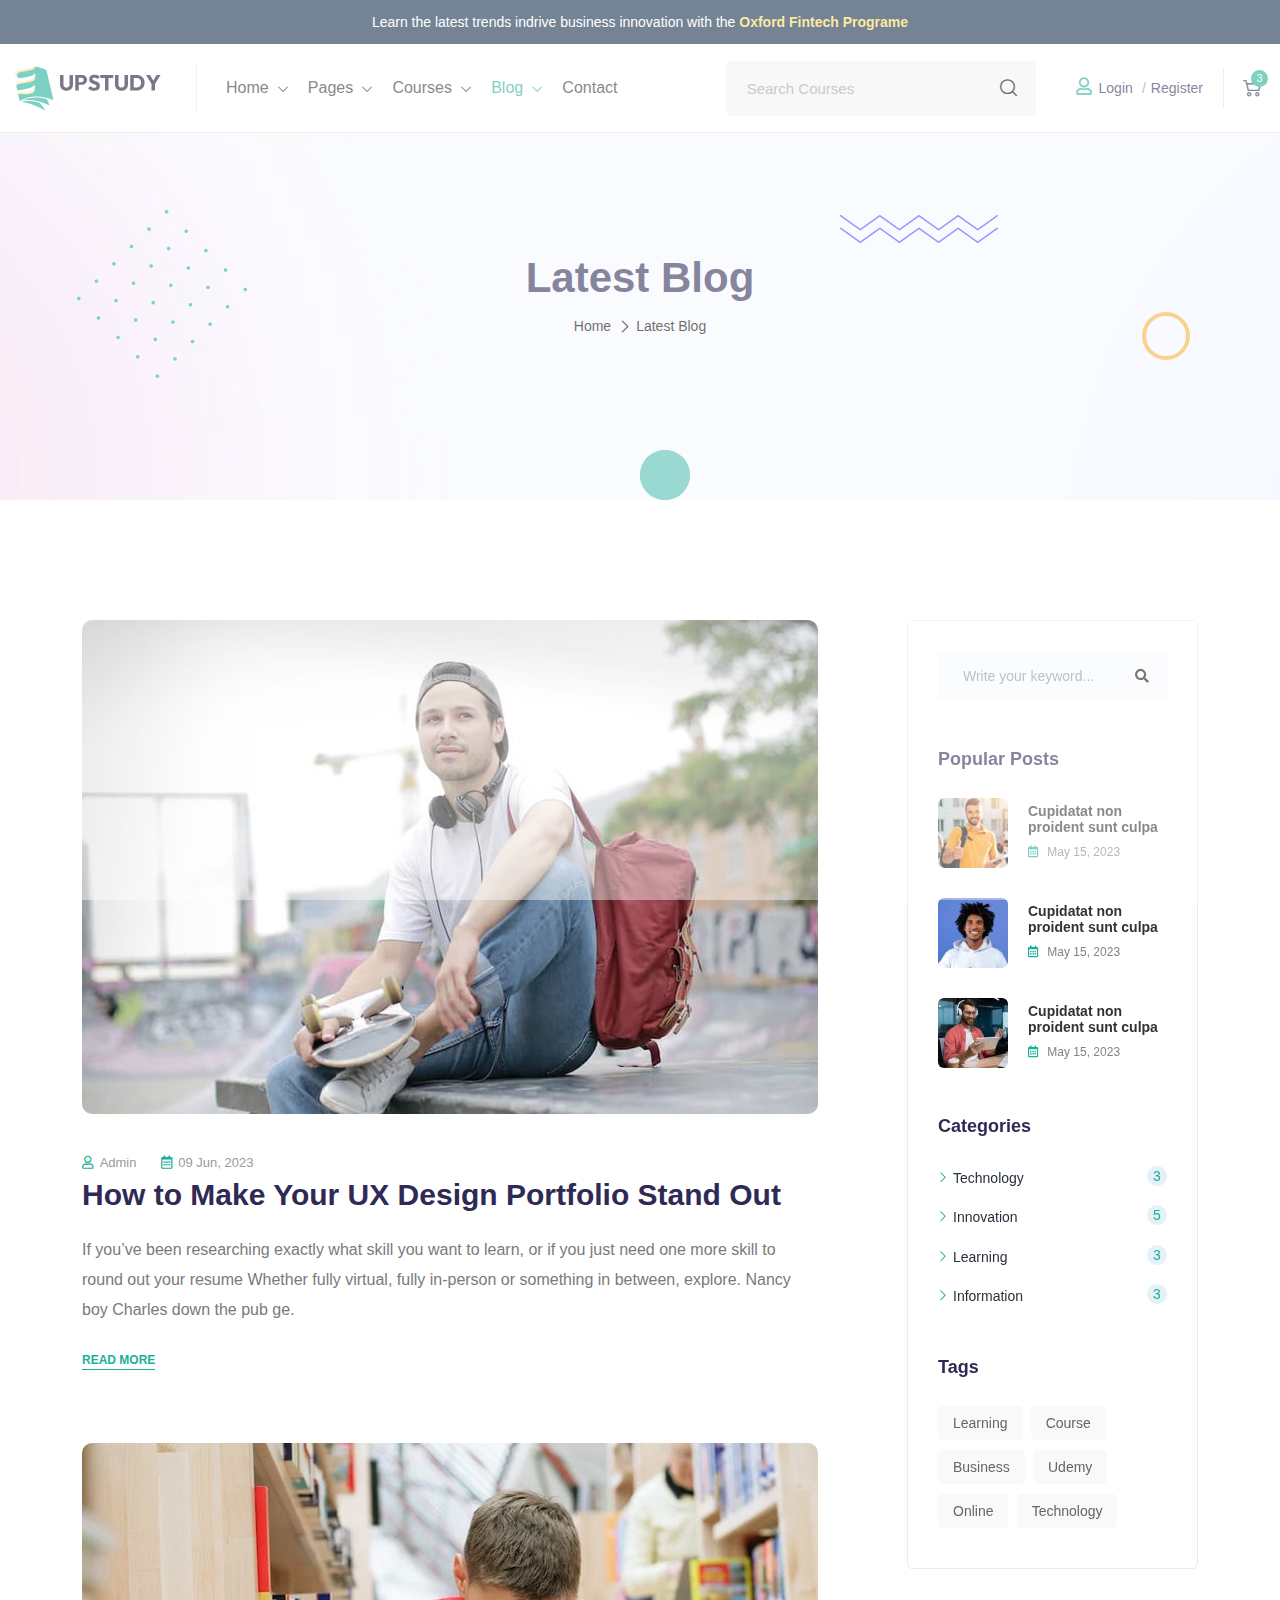
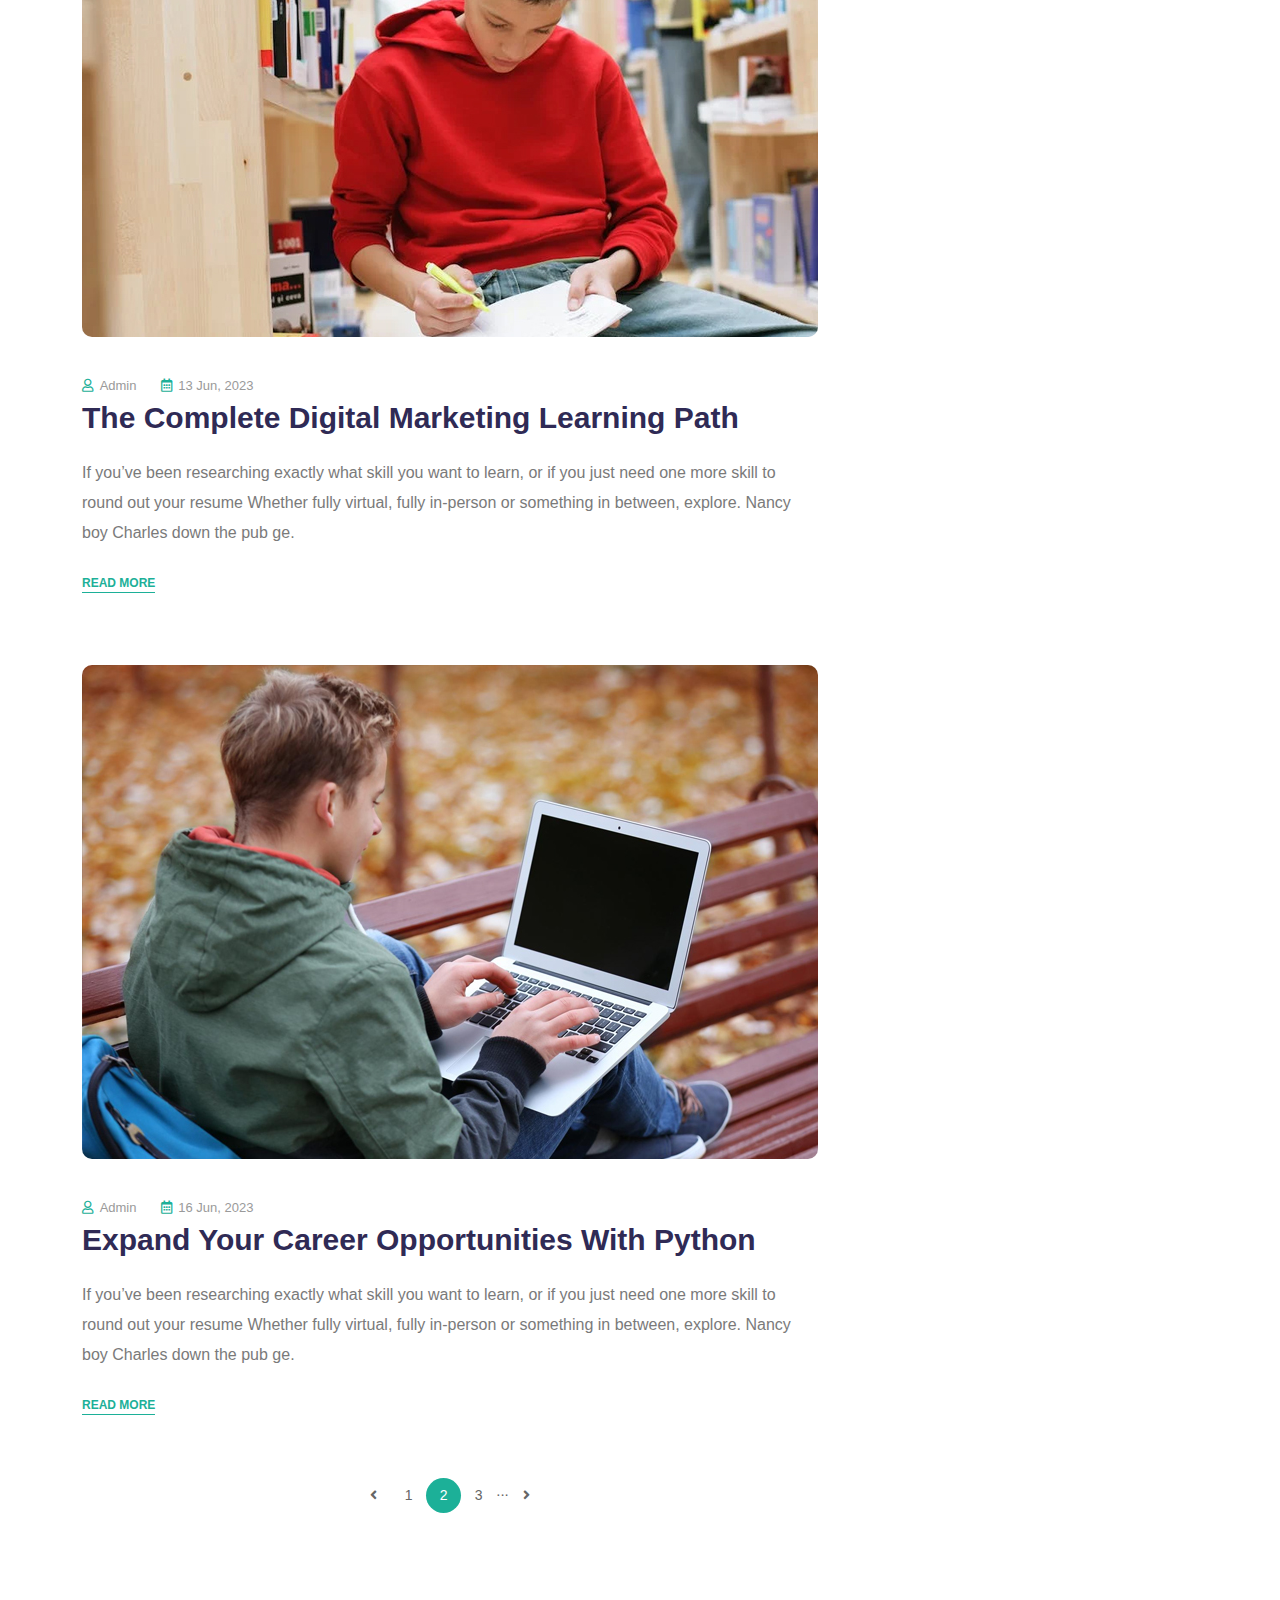
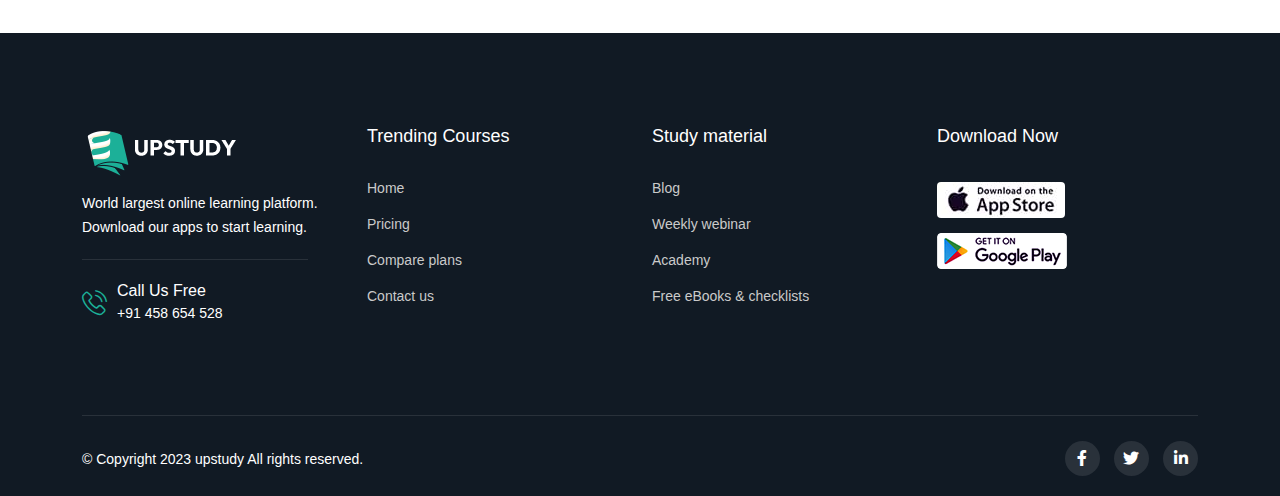
<file: blog-list.html>
<!doctype html>
<html class="no-js" lang="en">


<!-- Mirrored from thepixelcurve.com/html/upstudy/upstudy/blog-list.html by HTTrack Website Copier/3.x [XR&CO'2014], Mon, 22 May 2023 08:40:43 GMT -->
<head>
    <meta charset="utf-8">
    <meta http-equiv="x-ua-compatible" content="ie=edge">
    <title>Upstudy - Education & LMS HTML5 Template</title>
    <meta name="robots" content="noindex, follow" />
    <meta name="description" content="">
    <meta name="viewport" content="width=device-width, initial-scale=1, shrink-to-fit=no">
    <!-- Favicon -->
    <link rel="shortcut icon" type="image/x-icon" href="assets/images/favicon.png">

    <!-- CSS
	============================================ -->

    <!-- Icon Font CSS -->
    <link rel="stylesheet" href="assets/css/plugins/all.min.css">
    <link rel="stylesheet" href="assets/css/plugins/flaticon.css">

    <!-- Plugins CSS -->
    <link rel="stylesheet" href="assets/css/plugins/bootstrap.min.css">
    <link rel="stylesheet" href="assets/css/plugins/swiper-bundle.min.css">
    <link rel="stylesheet" href="assets/css/plugins/aos.css">
    <link rel="stylesheet" href="assets/css/plugins/nice-select.css">
    <link rel="stylesheet" href="assets/css/plugins/jquery.powertip.min.css">
    <link rel="stylesheet" href="assets/css/plugins/magnific-popup.css">

    <!-- Main Style CSS -->
    <link rel="stylesheet" href="assets/css/style.css">


    <!--====== Use the minified version files listed below for better performance and remove the files listed above ======-->
    <!-- <link rel="stylesheet" href="assets/css/vendor/plugins.min.css">
    <link rel="stylesheet" href="assets/css/style.min.css"> -->

</head>

<body>

    <div class="main-wrapper">


        <!-- Preloader start -->
        <div id="preloader">
            <div class="preloader">
                <span></span>
                <span></span>
            </div>
        </div>
        <!-- Preloader End -->

        <!-- Header Start  -->
        <div class="section header">
            <div class="header-top-section">
                <div class="container">
                    <div class="header-top-wrap">
                        <div class="header-top-content text-center">
                            <p>Learn the latest trends indrive business innovation with the <span>Oxford  Fintech Programe</span></p>
                        </div>
                    </div>
                </div>
            </div>
            <div class="header-bottom-section">

                <div class="container-fluid custom-container">
                    <div class="header-bottom-wrap">

                        <div class="header-logo-menu">

                            <!--  Header Logo Start  -->
                            <div class="header-logo">
                                <a href="index.html"><img src="assets/images/logo.png" alt="logo"></a>
                            </div>
                            <!--  Header Logo End  -->

                            <!--  Header Menu Start  -->
                            <div class="header-menu d-none d-lg-block">
                                <ul class="main-menu">
                                    <li>
                                        <a href="index.html">Home</a>
                                        <ul class="sub-menu">
                                            <li><a href="index.html">Main Demo</a></li>
                                            <li><a href="index-2.html">Course Hub</a></li>
                                            <li><a href="index-3.html">Distant Learning</a></li>
                                            <li><a href="index-4.html">Kindergarten</a></li>
                                            <li><a href="index-5.html">Language</a></li>
                                            <li><a href="index-6.html">University</a></li>
                                        </ul>
                                    </li>
                                    <li><a href="#">Pages</a>
                                        <ul class="sub-menu">
                                            <li><a href="about.html">About Us</a></li>
                                            <li><a href="team.html">Team</a></li>
                                            <li><a href="team-details.html">Team Single</a></li>
                                            <li><a href="event.html">Event</a></li>
                                            <li><a href="faq.html">Faq's</a></li>
                                            <li><a href="error.html">404 Page</a></li>
                                            <li><a href="login-register.html">Login Register</a></li>
                                        </ul>
                                    </li>
                                    <li><a href="course-grid.html">Courses</a>
                                        <ul class="sub-menu">
                                            <li><a href="course-grid.html">Course Grid</a></li>
                                            <li><a href="course-list.html">Course List</a></li>
                                            <li><a href="course-details.html">Course Details</a></li>
                                        </ul>
                                    </li>
                                    <li class="active-menu"><a href="blog.html">Blog</a>
                                        <ul class="sub-menu">
                                            <li><a href="blog.html">Blog</a></li>
                                            <li class="active"><a href="blog-list.html">Blog List</a></li>
                                            <li><a href="blog-details.html">Blog Details</a></li>
                                        </ul>
                                    </li>
                                    <li><a href="contact.html">Contact</a></li>
                                </ul>
                            </div>
                            <!--  Header Menu End  -->

                        </div>


                        <!-- Header Meta Start -->
                        <div class="header-meta">
                            <div class="header-search d-none d-xl-block">
                                <form action="#">
                                    <input type="text" placeholder="Search Courses">
                                    <button><i class="flaticon-loupe"></i></button>
                                </form>
                            </div>

                            <div class="header-login d-none d-lg-block">
                                <a class="link" href="login-register.html"><i class="far fa-user"></i> Login</a>
                                <a class="link" href="login-register.html">Register</a>
                            </div>

                            <div class="header-cart dropdown">
                                <button class="cart-btn" data-bs-toggle="dropdown">
                                    <i class="flaticon-shopping-cart"></i>
                                    <span class="count">3</span>
                                </button>
                                <div class="dropdown-menu dropdown-cart">
                                    <!-- Cart Items Start -->
                                    <div class="cart-items">
                                        <!-- Single Cart Item Start -->
                                        <div class="single-cart-item">
                                            <div class="item-image">
                                                <img src="assets/images/shop-cart-1.jpg" alt="Cart">
                                            </div>
                                            <div class="item-content">
                                                <h4 class="title"><a href="#">Smart Gear Watch</a></h4>
                                                <span class="quantity"> 2 x $59.99 </span>
                                            </div>
                                            <button class="btn-close"></button>
                                        </div>
                                        <!-- Single Cart Item End -->
                                        <!-- Single Cart Item Start -->
                                        <div class="single-cart-item">
                                            <div class="item-image">
                                                <img src="assets/images/shop-cart-2.jpg" alt="Cart">
                                            </div>
                                            <div class="item-content">
                                                <h4 class="title"><a href="#">Smart Gear Watch</a></h4>
                                                <span class="quantity"> 2 x $59.99 </span>
                                            </div>
                                            <button class="btn-close"></button>
                                        </div>
                                        <!-- Single Cart Item End -->
                                        <!-- Single Cart Item Start -->
                                        <div class="single-cart-item">
                                            <div class="item-image">
                                                <img src="assets/images/shop-cart-3.jpg" alt="Cart">
                                            </div>
                                            <div class="item-content">
                                                <h4 class="title"><a href="#">Smart Gear Watch</a></h4>
                                                <span class="quantity"> 2 x $59.99 </span>
                                            </div>
                                            <button class="btn-close"></button>
                                        </div>
                                        <!-- Single Cart Item End -->
                                    </div>
                                    <!-- Cart Items End -->

                                    <!-- Cart Total Start -->
                                    <div class="cart-total">
                                        <span class="label">Subtotal:</span>
                                        <span class="value">$229.95</span>
                                    </div>
                                    <!-- Cart Total End -->

                                    <!-- Cart Button Start -->
                                    <div class="cart-btns">
                                        <a href="#" class="btn">View Cart</a>
                                        <a href="#" class="btn btn-white">Checkout</a>
                                    </div>
                                    <!-- Cart Button End -->
                                </div>
                            </div>

                            <div class="header-toggle d-lg-none">
                                <button data-bs-toggle="offcanvas" data-bs-target="#offcanvasMenu">
                                    <span></span>
                                    <span></span>
                                    <span></span>
                                </button>
                            </div>

                        </div>
                        <!-- Header Meta End -->

                    </div>
                </div>


            </div>
        </div>
        <!-- Header End -->


        <!-- Offcanvas Start -->
        <div class="offcanvas offcanvas-start" id="offcanvasMenu">

            <div class="offcanvas-header">
                <!-- Offcanvas Logo Start -->
                <div class="offcanvas-logo">
                    <a href="index.html"><img src="assets/images/logo-white.png" alt=""></a>
                </div>
                <!-- Offcanvas Logo End -->

                <button type="button" class="close-btn" data-bs-dismiss="offcanvas"><i class="flaticon-close"></i></button>

            </div>
            <div class="offcanvas-body">
                <div class="offcanvas-menu">
                    <ul class="main-menu">
                        <li>
                            <a href="index.html">Home</a>
                            <ul class="sub-menu">
                                <li><a href="index.html">Main Demo</a></li>
                                <li><a href="index-2.html">Course Hub</a></li>
                                <li><a href="index-3.html">Distant Learning</a></li>
                                <li><a href="index-4.html">Kindergarten</a></li>
                                <li><a href="index-5.html">Language</a></li>
                                <li><a href="index-6.html">University</a></li>
                            </ul>
                        </li>
                        <li><a href="#">Pages</a>
                            <ul class="sub-menu">
                                <li><a href="about.html">About Us</a></li>
                                <li><a href="team.html">Team</a></li>
                                <li><a href="team-details.html">Team Single</a></li>
                                <li><a href="event.html">Event</a></li>
                                <li><a href="faq.html">Faq's</a></li>
                                <li><a href="error.html">404 Page</a></li>
                                <li><a href="login-register.html">Login Register</a></li>
                            </ul>
                        </li>
                        <li><a href="course-grid.html">Courses</a>
                            <ul class="sub-menu">
                                <li><a href="course-grid.html">Course Grid</a></li>
                                <li><a href="course-list.html">Course List</a></li>
                                <li><a href="course-details.html">Course Details</a></li>
                            </ul>
                        </li>
                        <li class="active-menu"><a href="blog.html">Blog</a>
                            <ul class="sub-menu">
                                <li><a href="blog.html">Blog</a></li>
                                <li class="active"><a href="blog-list.html">Blog List</a></li>
                                <li><a href="blog-details.html">Blog Details</a></li>
                            </ul>
                        </li>
                        <li><a href="contact.html">Contact</a></li>
                    </ul>
                </div>
            </div>
        </div>
        <!-- Offcanvas End -->


        <!-- Page Banner Start -->
        <div class="section page-banner-section" style="background-image: url(assets/images/bg/page-banner.jpg);">
            <div class="shape-1">
                <img src="assets/images/shape/shape-7.png" alt="">
            </div>
            <div class="shape-2">
                <img src="assets/images/shape/shape-1.png" alt="">
            </div>
            <div class="shape-3"></div>
            <div class="container">
                <div class="page-banner-wrap">
                    <div class="row">
                        <div class="col-lg-12">
                            <!-- Page Banner Content Start -->
                            <div class="page-banner text-center">
                                <h2 class="title">Latest Blog</h2>
                                <ul class="breadcrumb justify-content-center">
                                    <li class="breadcrumb-item"><a href="#">Home</a></li>
                                    <li class="breadcrumb-item active" aria-current="page">Latest Blog</li>
                                </ul>
                            </div>
                            <!-- Page Banner Content End -->
                        </div>
                    </div>
                </div>
            </div>
        </div>
        <!-- Page Banner End -->

        <!-- Blog Standard Start -->
        <div class="section blog-standard-section section-padding">
            <div class="container">
                <!-- Blog Standard Wrap Start -->
                <div class="blog-standard-wrap">
                    <div class="row">
                        <div class="col-lg-8">
                            <!-- Blog Post Wrap Start -->
                            <div class="blog-post-wrap">
                                <!-- Single Blog Start -->
                                <div class="single-blog single-blog-post">
                                    <div class="blog-img">
                                        <a href="blog-details.html"><img src="assets/images/blog/blog-s-1.jpg" alt=""></a>
                                    </div>
                                    <div class="blog-content">
                                        <div class="blog-meta">
                                            <span><i class="far fa-user"></i> <a href="#">Admin</a></span>
                                            <span><i class="far fa-calendar-alt"></i> 09 Jun, 2023</span>
                                        </div>
                                        <h3 class="title"><a href="blog-details.html">How to Make Your UX Design Portfolio Stand Out</a></h3>
                                        <p>If you’ve been researching exactly what skill you want to learn, or if you just need one more skill to round out your resume Whether fully virtual, fully in-person or something in between, explore. Nancy boy Charles down the pub ge.</p>
                                        <a class="blog-btn" href="blog-details.html"> Read More</a>
                                    </div>
                                </div>
                                <!-- Single Blog End -->
                                <!-- Single Blog Start -->
                                <div class="single-blog single-blog-post">
                                    <div class="blog-img">
                                        <a href="blog-details.html"><img src="assets/images/blog/blog-s-2.jpg" alt=""></a>
                                    </div>
                                    <div class="blog-content">
                                        <div class="blog-meta">
                                            <span><i class="far fa-user"></i> <a href="#">Admin</a></span>
                                            <span><i class="far fa-calendar-alt"></i> 13 Jun, 2023</span>
                                        </div>
                                        <h3 class="title"><a href="blog-details.html">The Complete Digital Marketing Learning Path</a></h3>
                                        <p>If you’ve been researching exactly what skill you want to learn, or if you just need one more skill to round out your resume Whether fully virtual, fully in-person or something in between, explore. Nancy boy Charles down the pub ge.</p>
                                        <a class="blog-btn" href="blog-details.html"> Read More</a>
                                    </div>
                                </div>
                                <!-- Single Blog End -->
                                <!-- Single Blog Start -->
                                <div class="single-blog single-blog-post">
                                    <div class="blog-img">
                                        <a href="blog-details.html"><img src="assets/images/blog/blog-s-3.jpg" alt=""></a>
                                    </div>
                                    <div class="blog-content">
                                        <div class="blog-meta">
                                            <span><i class="far fa-user"></i> <a href="#">Admin</a></span>
                                            <span><i class="far fa-calendar-alt"></i> 16 Jun, 2023</span>
                                        </div>
                                        <h3 class="title"><a href="blog-details.html">Expand Your Career Opportunities With Python</a></h3>
                                        <p>If you’ve been researching exactly what skill you want to learn, or if you just need one more skill to round out your resume Whether fully virtual, fully in-person or something in between, explore. Nancy boy Charles down the pub ge.</p>
                                        <a class="blog-btn" href="blog-details.html"> Read More</a>
                                    </div>
                                </div>
                                <!-- Single Blog End -->
                                <!-- upstudy Pagination Start -->
                                <div class="upstudy-pagination">
                                    <ul class="pagination justify-content-center">
                                        <li><a href="#"><i class="fa fa-angle-left"></i></a></li>
                                        <li><a href="blog-list.html">1</a></li>
                                        <li><a class="active" href="blog-list.html">2</a></li>
                                        <li><a href="blog-list.html">3</a></li>
                                        <li><span>...</span></li>
                                        <li><a href="blog-list.html"><i class="fa fa-angle-right"></i></a></li>
                                    </ul>
                                </div>
                                <!-- upstudy Pagination End -->
                            </div>
                            <!-- Blog Post Wrap Ed -->
                        </div>
                        <div class="col-lg-4">
                            <!-- Blog Sidebar Start -->
                            <div class="blog-sidebar">
                                <!-- Sidebar Widget Start -->
                                <div class="sidebar-widget sidebar-widget-1">
                                    <!-- Widget Search Form Start -->
                                    <form class="search-form" action="#">
                                        <input type="text" placeholder="Write your keyword...">
                                        <button type="submit"><i class="fas fa-search"></i></button>
                                    </form>
                                    <!-- Widget Search Form End -->
                                </div>
                                <!-- Sidebar Widget End -->

                                <!-- Sidebar Widget Start -->
                                <div class="sidebar-widget">
                                    <!-- Widget Title Start -->
                                    <div class="widget-title">
                                        <h3 class="title">Popular Posts</h3>
                                    </div>
                                    <!-- Widget Title End -->
                                    <!-- Widget Recent Post Start -->
                                    <div class="recent-posts">
                                        <ul>
                                            <li>
                                                <a class="post-link" href="blog-details.html">
                                                    <div class="post-thumb">
                                                        <img src="assets/images/blog/r-post-1.jpg" alt="">
                                                    </div>
                                                    <div class="post-text">
                                                        <h4 class="title">Cupidatat non proident sunt culpa</h4>
                                                        <span class="post-meta"><i class="far fa-calendar-alt"></i> May 15, 2023</span>
                                                    </div>
                                                </a>
                                            </li>
                                            <li>
                                                <a class="post-link" href="blog-details.html">
                                                    <div class="post-thumb">
                                                        <img src="assets/images/blog/r-post-2.jpg" alt="">
                                                    </div>
                                                    <div class="post-text">
                                                        <h4 class="title">Cupidatat non proident sunt culpa</h4>
                                                        <span class="post-meta"><i class="far fa-calendar-alt"></i> May 15, 2023</span>
                                                    </div>
                                                </a>
                                            </li>
                                            <li>
                                                <a class="post-link" href="blog-details.html">
                                                    <div class="post-thumb">
                                                        <img src="assets/images/blog/r-post-3.jpg" alt="">
                                                    </div>
                                                    <div class="post-text">
                                                        <h4 class="title">Cupidatat non proident sunt culpa</h4>
                                                        <span class="post-meta"><i class="far fa-calendar-alt"></i> May 15, 2023</span>
                                                    </div>
                                                </a>
                                            </li>
                                        </ul>
                                    </div>
                                    <!-- Widget Recent Post End -->
                                </div>
                                <!-- Sidebar Widget End -->

                                <!-- Sidebar Widget Start -->
                                <div class="sidebar-widget">
                                    <!-- Widget Title Start -->
                                    <div class="widget-title">
                                        <h3 class="title">Categories</h3>
                                    </div>
                                    <!-- Widget Title End -->
                                    <!-- Widget Category Start -->
                                    <ul class="category">
                                        <li class="cate-item"><a href="#"><i class="flaticon-next"></i> Technology <span class="post-count">3</span></a></li>
                                        <li class="cate-item"><a href="#"><i class="flaticon-next"></i> Innovation <span class="post-count">5</span></a></li>
                                        <li class="cate-item"><a href="#"><i class="flaticon-next"></i> Learning <span class="post-count">3</span></a></li>
                                        <li class="cate-item"><a href="#"><i class="flaticon-next"></i> Information <span class="post-count">3</span></a></li>
                                    </ul>
                                    <!-- Widget Category End -->
                                </div>
                                <!-- Sidebar Widget End -->

                                <!-- Sidebar Widget Start -->
                                <div class="sidebar-widget">
                                    <!-- Widget Title Start -->
                                    <div class="widget-title">
                                        <h3 class="title">Tags</h3>
                                    </div>
                                    <!-- Widget Title End -->
                                    <!-- Widget Category Start -->
                                    <ul class="sidebar-tag">
                                        <li><a href="#">Learning</a></li>
                                        <li><a href="#">Course</a></li>
                                        <li><a href="#">Business</a></li>
                                        <li><a href="#">Udemy</a></li>
                                        <li><a href="#">Online</a></li>
                                        <li><a href="#">Technology</a></li>
                                    </ul>
                                    <!-- Widget Category End -->
                                </div>
                                <!-- Sidebar Widget End -->
                            </div>
                            <!-- Blog Sidebar End -->
                        </div>
                    </div>
                </div>
                <!-- Blog Standard Wrap End -->
            </div>
        </div>
        <!-- Blog Standard End -->


        <!-- Footer Start -->
        <div class="footer-section section">
            <div class="container">

                <!-- Footer Widget Wrapper Start -->
                <div class="footer-widget-wrap">
                    <div class="row">

                        <div class="col-lg-3 col-sm-6">
                            <!-- Footer Widget Start -->
                            <div class="footer-widget widget-about">
                                <div class="footer-logo">
                                    <a href="index.html"><img src="assets/images/logo-white.png" alt=""></a>
                                </div>
                                <p class="text">World largest online learning platform. Download our apps to start learning.</p>
                                <div class="widget-info">
                                    <div class="info-icon">
                                        <i class="flaticon-phone-call"></i>
                                    </div>
                                    <div class="info-text">
                                        <p class="call-text">Call Us Free</p>
                                        <a href="tel:+91458654528">+91 458 654 528</a>
                                    </div>
                                </div>
                            </div>
                            <!-- Footer Widget End -->
                        </div>

                        <div class="col-lg-3 col-sm-6">
                            <!-- Footer Widget Start -->
                            <div class="footer-widget">
                                <h4 class="footer-widget-title">Trending Courses</h4>
                                <div class="widget-link">
                                    <ul class="link">
                                        <li><a href="index.html">Home </a></li>
                                        <li><a href="#">Pricing</a></li>
                                        <li><a href="about.html">Compare plans</a></li>
                                        <li><a href="contact.html">Contact us</a></li>
                                    </ul>
                                </div>
                            </div>
                            <!-- Footer Widget End -->
                        </div>

                        <div class="col-lg-3 col-sm-6">
                            <!-- Footer Widget Start -->
                            <div class="footer-widget">
                                <h4 class="footer-widget-title">Study material</h4>
                                <div class="widget-link">
                                    <ul class="link">
                                        <li><a href="blog.html">Blog</a></li>
                                        <li><a href="#">Weekly webinar</a></li>
                                        <li><a href="#">Academy</a></li>
                                        <li><a href="#">Free eBooks & checklists</a></li>
                                    </ul>
                                </div>
                            </div>
                            <!-- Footer Widget End -->
                        </div>
                        <div class="col-lg-3 col-sm-6">
                            <!-- Footer Widget Start -->
                            <div class="footer-widget">
                                <h4 class="footer-widget-title">Download Now</h4>
                                <div class="widget-download">
                                    <a href="#"><img src="assets/images/app-1.jpg" alt=""></a>
                                    <a href="#"><img src="assets/images/app-2.png" alt=""></a>
                                </div>
                            </div>
                            <!-- Footer Widget End -->
                        </div>
                    </div>
                </div>
                <!-- Footer Widget Wrapper End -->

                <!-- Footer Copyright Start -->
                <div class="footer-copyright">
                    <div class="copyright-wrapper">
                        <div class="row align-items-center">
                            <div class="col-lg-6 col-md-6">
                                <!-- Footer Copyright Text Start -->
                                <div class="copyright-text">
                                    <p>© Copyright 2023 upstudy All rights reserved. </p>
                                </div>
                                <!-- Footer Copyright Text End -->
                            </div>
                            <div class="col-lg-6 col-md-6">
                                <!-- Footer Copyright Social Start -->
                                <div class="copyright-social">
                                    <ul class="social">
                                        <li><a href="#"><i class="fab fa-facebook-f"></i></a></li>
                                        <li><a href="#"><i class="fab fa-twitter"></i></a></li>
                                        <li><a href="#"><i class="fab fa-linkedin-in"></i></a></li>
                                    </ul>
                                </div>
                                <!-- Footer Copyright Social End -->
                            </div>
                        </div>
                    </div>
                </div>
                <!-- Footer Copyright End -->

            </div>
        </div>
        <!-- Footer End -->

        <!-- back to top start -->
        <div class="progress-wrap">
            <svg class="progress-circle svg-content" width="100%" height="100%" viewBox="-1 -1 102 102">
                <path d="M50,1 a49,49 0 0,1 0,98 a49,49 0 0,1 0,-98" />
            </svg>
        </div>
        <!-- back to top end -->

    </div>

    <!-- JS
    ============================================ -->
    <script src="assets/js/vendor/jquery-1.12.4.min.js"></script>
    <script src="assets/js/vendor/modernizr-3.11.2.min.js"></script>

    <!-- Bootstrap JS -->
    <script src="assets/js/plugins/popper.min.js"></script>
    <script src="assets/js/plugins/bootstrap.min.js"></script>

    <!-- Plugins JS -->
    <script src="assets/js/plugins/swiper-bundle.min.js"></script>
    <script src="assets/js/plugins/aos.js"></script>
    <script src="assets/js/plugins/waypoints.min.js"></script>
    <script src="assets/js/plugins/jquery.counterup.min.js"></script>
    <script src="assets/js/plugins/jquery.nice-select.min.js"></script>
    <script src="assets/js/plugins/back-to-top.js"></script>
    <script src="assets/js/plugins/jquery.powertip.min.js"></script>
    <script src="assets/js/plugins/jquery.magnific-popup.min.js"></script>

    <!--====== Use the minified version files listed below for better performance and remove the files listed above ======-->


    <!-- Main JS -->
    <script src="assets/js/main.js"></script>

</body>


<!-- Mirrored from thepixelcurve.com/html/upstudy/upstudy/blog-list.html by HTTrack Website Copier/3.x [XR&CO'2014], Mon, 22 May 2023 08:40:45 GMT -->
</html>
</file>
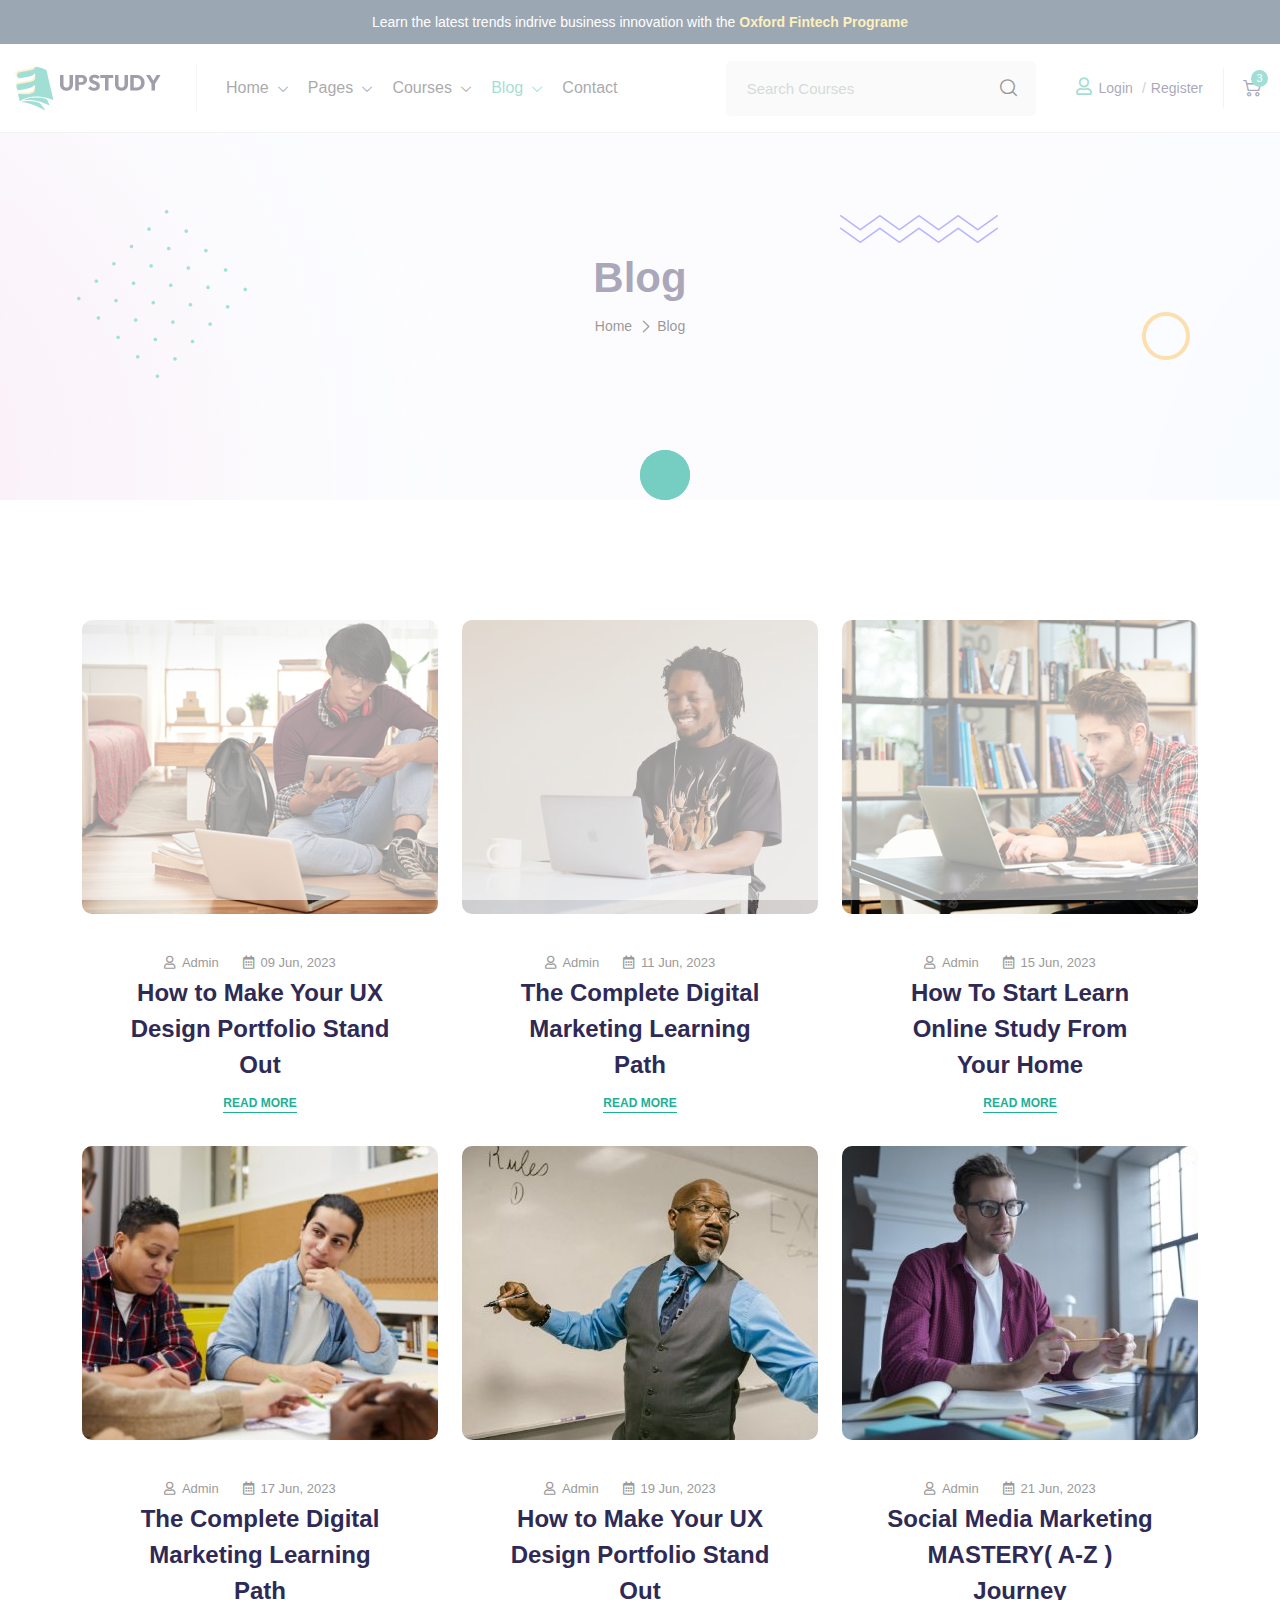
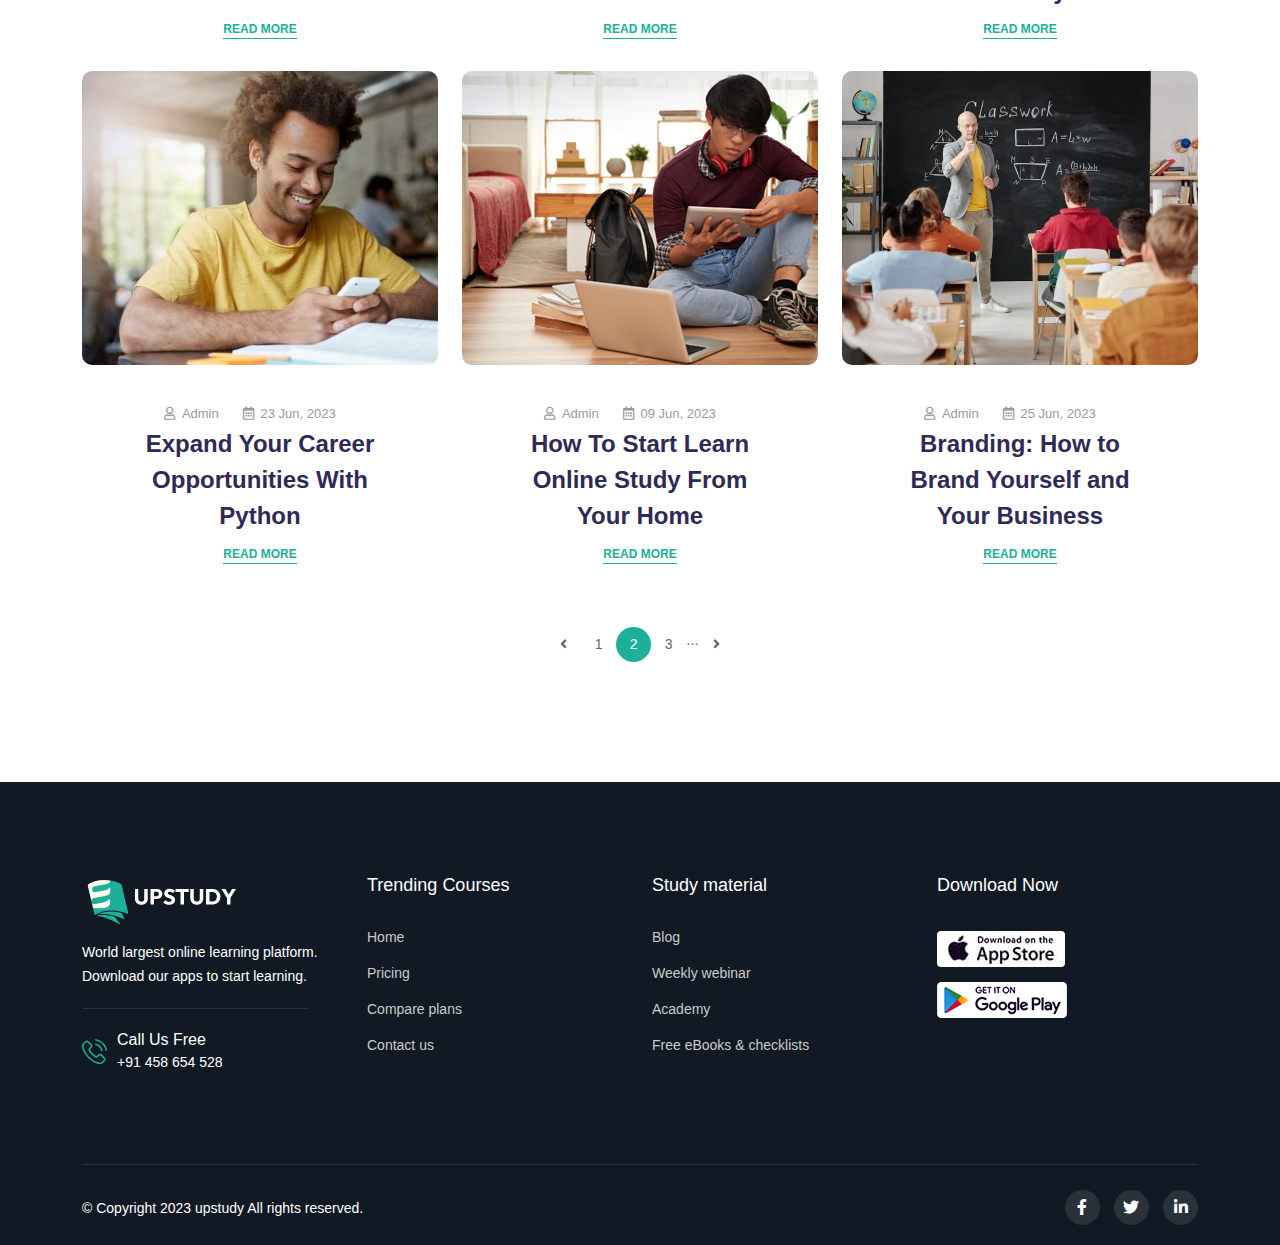
<file: blog.html>
<!doctype html>
<html class="no-js" lang="en">


<!-- Mirrored from thepixelcurve.com/html/upstudy/upstudy/blog.html by HTTrack Website Copier/3.x [XR&CO'2014], Mon, 22 May 2023 08:40:42 GMT -->
<head>
    <meta charset="utf-8">
    <meta http-equiv="x-ua-compatible" content="ie=edge">
    <title>Upstudy - Education & LMS HTML5 Template</title>
    <meta name="robots" content="noindex, follow" />
    <meta name="description" content="">
    <meta name="viewport" content="width=device-width, initial-scale=1, shrink-to-fit=no">
    <!-- Favicon -->
    <link rel="shortcut icon" type="image/x-icon" href="assets/images/favicon.png">

    <!-- CSS
	============================================ -->

    <!-- Icon Font CSS -->
    <link rel="stylesheet" href="assets/css/plugins/all.min.css">
    <link rel="stylesheet" href="assets/css/plugins/flaticon.css">

    <!-- Plugins CSS -->
    <link rel="stylesheet" href="assets/css/plugins/bootstrap.min.css">
    <link rel="stylesheet" href="assets/css/plugins/swiper-bundle.min.css">
    <link rel="stylesheet" href="assets/css/plugins/aos.css">
    <link rel="stylesheet" href="assets/css/plugins/nice-select.css">
    <link rel="stylesheet" href="assets/css/plugins/jquery.powertip.min.css">
    <link rel="stylesheet" href="assets/css/plugins/magnific-popup.css">

    <!-- Main Style CSS -->
    <link rel="stylesheet" href="assets/css/style.css">


    <!--====== Use the minified version files listed below for better performance and remove the files listed above ======-->
    <!-- <link rel="stylesheet" href="assets/css/vendor/plugins.min.css">
    <link rel="stylesheet" href="assets/css/style.min.css"> -->

</head>

<body>

    <div class="main-wrapper">


        <!-- Preloader start -->
        <div id="preloader">
            <div class="preloader">
                <span></span>
                <span></span>
            </div>
        </div>
        <!-- Preloader End -->

        <!-- Header Start  -->
        <div class="section header">
            <div class="header-top-section">
                <div class="container">
                    <div class="header-top-wrap">
                        <div class="header-top-content text-center">
                            <p>Learn the latest trends indrive business innovation with the <span>Oxford  Fintech Programe</span></p>
                        </div>
                    </div>
                </div>
            </div>
            <div class="header-bottom-section">

                <div class="container-fluid custom-container">
                    <div class="header-bottom-wrap">

                        <div class="header-logo-menu">

                            <!--  Header Logo Start  -->
                            <div class="header-logo">
                                <a href="index.html"><img src="assets/images/logo.png" alt="logo"></a>
                            </div>
                            <!--  Header Logo End  -->

                            <!--  Header Menu Start  -->
                            <div class="header-menu d-none d-lg-block">
                                <ul class="main-menu">
                                    <li>
                                        <a href="index.html">Home</a>
                                        <ul class="sub-menu">
                                            <li><a href="index.html">Main Demo</a></li>
                                            <li><a href="index-2.html">Course Hub</a></li>
                                            <li><a href="index-3.html">Distant Learning</a></li>
                                            <li><a href="index-4.html">Kindergarten</a></li>
                                            <li><a href="index-5.html">Language</a></li>
                                            <li><a href="index-6.html">University</a></li>
                                        </ul>
                                    </li>
                                    <li><a href="#">Pages</a>
                                        <ul class="sub-menu">
                                            <li><a href="about.html">About Us</a></li>
                                            <li><a href="team.html">Team</a></li>
                                            <li><a href="team-details.html">Team Single</a></li>
                                            <li><a href="event.html">Event</a></li>
                                            <li><a href="faq.html">Faq's</a></li>
                                            <li><a href="error.html">404 Page</a></li>
                                            <li><a href="login-register.html">Login Register</a></li>
                                        </ul>
                                    </li>
                                    <li><a href="course-grid.html">Courses</a>
                                        <ul class="sub-menu">
                                            <li><a href="course-grid.html">Course Grid</a></li>
                                            <li><a href="course-list.html">Course List</a></li>
                                            <li><a href="course-details.html">Course Details</a></li>
                                        </ul>
                                    </li>
                                    <li class="active-menu"><a href="blog.html">Blog</a>
                                        <ul class="sub-menu">
                                            <li class="active"><a href="blog.html">Blog</a></li>
                                            <li><a href="blog-list.html">Blog List</a></li>
                                            <li><a href="blog-details.html">Blog Details</a></li>
                                        </ul>
                                    </li>
                                    <li><a href="contact.html">Contact</a></li>
                                </ul>
                            </div>
                            <!--  Header Menu End  -->

                        </div>


                        <!-- Header Meta Start -->
                        <div class="header-meta">
                            <div class="header-search d-none d-xl-block">
                                <form action="#">
                                    <input type="text" placeholder="Search Courses">
                                    <button><i class="flaticon-loupe"></i></button>
                                </form>
                            </div>

                            <div class="header-login d-none d-lg-block">
                                <a class="link" href="login-register.html"><i class="far fa-user"></i> Login</a>
                                <a class="link" href="login-register.html">Register</a>
                            </div>

                            <div class="header-cart dropdown">
                                <button class="cart-btn" data-bs-toggle="dropdown">
                                    <i class="flaticon-shopping-cart"></i>
                                    <span class="count">3</span>
                                </button>
                                <div class="dropdown-menu dropdown-cart">
                                    <!-- Cart Items Start -->
                                    <div class="cart-items">
                                        <!-- Single Cart Item Start -->
                                        <div class="single-cart-item">
                                            <div class="item-image">
                                                <img src="assets/images/shop-cart-1.jpg" alt="Cart">
                                            </div>
                                            <div class="item-content">
                                                <h4 class="title"><a href="#">Smart Gear Watch</a></h4>
                                                <span class="quantity"> 2 x $59.99 </span>
                                            </div>
                                            <button class="btn-close"></button>
                                        </div>
                                        <!-- Single Cart Item End -->
                                        <!-- Single Cart Item Start -->
                                        <div class="single-cart-item">
                                            <div class="item-image">
                                                <img src="assets/images/shop-cart-2.jpg" alt="Cart">
                                            </div>
                                            <div class="item-content">
                                                <h4 class="title"><a href="#">Smart Gear Watch</a></h4>
                                                <span class="quantity"> 2 x $59.99 </span>
                                            </div>
                                            <button class="btn-close"></button>
                                        </div>
                                        <!-- Single Cart Item End -->
                                        <!-- Single Cart Item Start -->
                                        <div class="single-cart-item">
                                            <div class="item-image">
                                                <img src="assets/images/shop-cart-3.jpg" alt="Cart">
                                            </div>
                                            <div class="item-content">
                                                <h4 class="title"><a href="#">Smart Gear Watch</a></h4>
                                                <span class="quantity"> 2 x $59.99 </span>
                                            </div>
                                            <button class="btn-close"></button>
                                        </div>
                                        <!-- Single Cart Item End -->
                                    </div>
                                    <!-- Cart Items End -->

                                    <!-- Cart Total Start -->
                                    <div class="cart-total">
                                        <span class="label">Subtotal:</span>
                                        <span class="value">$229.95</span>
                                    </div>
                                    <!-- Cart Total End -->

                                    <!-- Cart Button Start -->
                                    <div class="cart-btns">
                                        <a href="#" class="btn">View Cart</a>
                                        <a href="#" class="btn btn-white">Checkout</a>
                                    </div>
                                    <!-- Cart Button End -->
                                </div>
                            </div>

                            <div class="header-toggle d-lg-none">
                                <button data-bs-toggle="offcanvas" data-bs-target="#offcanvasMenu">
                                    <span></span>
                                    <span></span>
                                    <span></span>
                                </button>
                            </div>

                        </div>
                        <!-- Header Meta End -->

                    </div>
                </div>


            </div>
        </div>
        <!-- Header End -->


        <!-- Offcanvas Start -->
        <div class="offcanvas offcanvas-start" id="offcanvasMenu">

            <div class="offcanvas-header">
                <!-- Offcanvas Logo Start -->
                <div class="offcanvas-logo">
                    <a href="index.html"><img src="assets/images/logo-white.png" alt=""></a>
                </div>
                <!-- Offcanvas Logo End -->

                <button type="button" class="close-btn" data-bs-dismiss="offcanvas"><i class="flaticon-close"></i></button>

            </div>
            <div class="offcanvas-body">
                <div class="offcanvas-menu">
                    <ul class="main-menu">
                        <li>
                            <a href="index.html">Home</a>
                            <ul class="sub-menu">
                                <li><a href="index.html">Main Demo</a></li>
                                <li><a href="index-2.html">Course Hub</a></li>
                                <li><a href="index-3.html">Distant Learning</a></li>
                                <li><a href="index-4.html">Kindergarten</a></li>
                                <li><a href="index-5.html">Language</a></li>
                                <li><a href="index-6.html">University</a></li>
                            </ul>
                        </li>
                        <li><a href="#">Pages</a>
                            <ul class="sub-menu">
                                <li><a href="about.html">About Us</a></li>
                                <li><a href="team.html">Team</a></li>
                                <li><a href="team-details.html">Team Single</a></li>
                                <li><a href="event.html">Event</a></li>
                                <li><a href="faq.html">Faq's</a></li>
                                <li><a href="error.html">404 Page</a></li>
                                <li><a href="login-register.html">Login Register</a></li>
                            </ul>
                        </li>
                        <li><a href="course-grid.html">Courses</a>
                            <ul class="sub-menu">
                                <li><a href="course-grid.html">Course Grid</a></li>
                                <li><a href="course-list.html">Course List</a></li>
                                <li><a href="course-details.html">Course Details</a></li>
                            </ul>
                        </li>
                        <li class="active-menu"><a href="blog.html">Blog</a>
                            <ul class="sub-menu">
                                <li class="active"><a href="blog.html">Blog</a></li>
                                <li><a href="blog-list.html">Blog List</a></li>
                                <li><a href="blog-details.html">Blog Details</a></li>
                            </ul>
                        </li>
                        <li><a href="contact.html">Contact</a></li>
                    </ul>
                </div>
            </div>
        </div>
        <!-- Offcanvas End -->


        <!-- Page Banner Start -->
        <div class="section page-banner-section" style="background-image: url(assets/images/bg/page-banner.jpg);">
            <div class="shape-1">
                <img src="assets/images/shape/shape-7.png" alt="">
            </div>
            <div class="shape-2">
                <img src="assets/images/shape/shape-1.png" alt="">
            </div>
            <div class="shape-3"></div>
            <div class="container">
                <div class="page-banner-wrap">
                    <div class="row">
                        <div class="col-lg-12">
                            <!-- Page Banner Content Start -->
                            <div class="page-banner text-center">
                                <h2 class="title">Blog</h2>
                                <ul class="breadcrumb justify-content-center">
                                    <li class="breadcrumb-item"><a href="#">Home</a></li>
                                    <li class="breadcrumb-item active" aria-current="page">Blog</li>
                                </ul>
                            </div>
                            <!-- Page Banner Content End -->
                        </div>
                    </div>
                </div>
            </div>
        </div>
        <!-- Page Banner End -->

        <!-- Blog Start -->
        <div class="section upstudy-blog-section section-padding">
            <div class="container">
                <!-- Latest Blog Wrap Start -->
                <div class="blog-wrap">

                    <div class="row">
                        <div class="col-lg-4 col-sm-6">
                            <!-- Latest Blog Item Start -->
                            <div class="single-blog text-center">
                                <div class="blog-img">
                                    <a href="blog-details.html"><img src="assets/images/blog/blog-1.jpg" alt=""></a>
                                </div>
                                <div class="blog-content">
                                    <div class="blog-meta">
                                        <span><i class="far fa-user"></i> <a href="#">Admin</a></span>
                                        <span><i class="far fa-calendar-alt"></i> 09 Jun, 2023</span>
                                    </div>
                                    <h3 class="title"><a href="blog-details.html">How to Make Your UX Design Portfolio Stand Out</a></h3>
                                    <a class="blog-btn" href="blog-details.html"> Read More</a>
                                </div>
                            </div>
                            <!-- Latest Blog Item End -->
                        </div>
                        <div class="col-lg-4 col-sm-6">
                            <!-- Latest Blog Item Start -->
                            <div class="single-blog text-center">
                                <div class="blog-img">
                                    <a href="blog-details.html"><img src="assets/images/blog/blog-2.jpg" alt=""></a>
                                </div>
                                <div class="blog-content">
                                    <div class="blog-meta">
                                        <span><i class="far fa-user"></i> <a href="#">Admin</a></span>
                                        <span><i class="far fa-calendar-alt"></i> 11 Jun, 2023</span>
                                    </div>
                                    <h3 class="title"><a href="blog-details.html">The Complete Digital Marketing Learning Path</a></h3>
                                    <a class="blog-btn" href="blog-details.html"> Read More</a>
                                </div>
                            </div>
                            <!-- Latest Blog Item End -->
                        </div>
                        <div class="col-lg-4 col-sm-6">
                            <!-- Latest Blog Item Start -->
                            <div class="single-blog text-center">
                                <div class="blog-img">
                                    <a href="blog-details.html"><img src="assets/images/blog/blog-3.jpg" alt=""></a>
                                </div>
                                <div class="blog-content">
                                    <div class="blog-meta">
                                        <span><i class="far fa-user"></i> <a href="#">Admin</a></span>
                                        <span><i class="far fa-calendar-alt"></i> 15 Jun, 2023</span>
                                    </div>
                                    <h3 class="title"><a href="blog-details.html">How To Start Learn Online Study From Your Home</a></h3>
                                    <a class="blog-btn" href="blog-details.html"> Read More</a>
                                </div>
                            </div>
                            <!-- Latest Blog Item End -->
                        </div>
                        <div class="col-lg-4 col-sm-6">
                            <!-- Latest Blog Item Start -->
                            <div class="single-blog text-center">
                                <div class="blog-img">
                                    <a href="blog-details.html"><img src="assets/images/blog/blog-14.jpg" alt=""></a>
                                </div>
                                <div class="blog-content">
                                    <div class="blog-meta">
                                        <span><i class="far fa-user"></i> <a href="#">Admin</a></span>
                                        <span><i class="far fa-calendar-alt"></i> 17 Jun, 2023</span>
                                    </div>
                                    <h3 class="title"><a href="blog-details.html">The Complete Digital Marketing Learning Path</a></h3>
                                    <a class="blog-btn" href="blog-details.html"> Read More</a>
                                </div>
                            </div>
                            <!-- Latest Blog Item End -->
                        </div>
                        <div class="col-lg-4 col-sm-6">
                            <!-- Latest Blog Item Start -->
                            <div class="single-blog text-center">
                                <div class="blog-img">
                                    <a href="blog-details.html"><img src="assets/images/blog/blog-15.jpg" alt=""></a>
                                </div>
                                <div class="blog-content">
                                    <div class="blog-meta">
                                        <span><i class="far fa-user"></i> <a href="#">Admin</a></span>
                                        <span><i class="far fa-calendar-alt"></i> 19 Jun, 2023</span>
                                    </div>
                                    <h3 class="title"><a href="blog-details.html">How to Make Your UX Design Portfolio Stand Out</a></h3>
                                    <a class="blog-btn" href="blog-details.html"> Read More</a>
                                </div>
                            </div>
                            <!-- Latest Blog Item End -->
                        </div>
                        <div class="col-lg-4 col-sm-6">
                            <!-- Latest Blog Item Start -->
                            <div class="single-blog text-center">
                                <div class="blog-img">
                                    <a href="blog-details.html"><img src="assets/images/blog/blog-16.jpg" alt=""></a>
                                </div>
                                <div class="blog-content">
                                    <div class="blog-meta">
                                        <span><i class="far fa-user"></i> <a href="#">Admin</a></span>
                                        <span><i class="far fa-calendar-alt"></i> 21 Jun, 2023</span>
                                    </div>
                                    <h3 class="title"><a href="blog-details.html">Social Media Marketing MASTERY( A-Z ) Journey</a></h3>
                                    <a class="blog-btn" href="blog-details.html"> Read More</a>
                                </div>
                            </div>
                            <!-- Latest Blog Item End -->
                        </div>
                        <div class="col-lg-4 col-sm-6">
                            <!-- Latest Blog Item Start -->
                            <div class="single-blog text-center">
                                <div class="blog-img">
                                    <a href="blog-details.html"><img src="assets/images/blog/blog-17.jpg" alt=""></a>
                                </div>
                                <div class="blog-content">
                                    <div class="blog-meta">
                                        <span><i class="far fa-user"></i> <a href="#">Admin</a></span>
                                        <span><i class="far fa-calendar-alt"></i> 23 Jun, 2023</span>
                                    </div>
                                    <h3 class="title"><a href="blog-details.html">Expand Your Career Opportunities With Python</a></h3>
                                    <a class="blog-btn" href="blog-details.html"> Read More</a>
                                </div>
                            </div>
                            <!-- Latest Blog Item End -->
                        </div>
                        <div class="col-lg-4 col-sm-6">
                            <!-- Latest Blog Item Start -->
                            <div class="single-blog text-center">
                                <div class="blog-img">
                                    <a href="blog-details.html"><img src="assets/images/blog/blog-1.jpg" alt=""></a>
                                </div>
                                <div class="blog-content">
                                    <div class="blog-meta">
                                        <span><i class="far fa-user"></i> <a href="#">Admin</a></span>
                                        <span><i class="far fa-calendar-alt"></i> 09 Jun, 2023</span>
                                    </div>
                                    <h3 class="title"><a href="blog-details.html">How To Start Learn Online Study From Your Home</a></h3>
                                    <a class="blog-btn" href="blog-details.html"> Read More</a>
                                </div>
                            </div>
                            <!-- Latest Blog Item End -->
                        </div>
                        <div class="col-lg-4 col-sm-6">
                            <!-- Latest Blog Item Start -->
                            <div class="single-blog text-center">
                                <div class="blog-img">
                                    <a href="blog-details.html"><img src="assets/images/blog/blog-18.jpg" alt=""></a>
                                </div>
                                <div class="blog-content">
                                    <div class="blog-meta">
                                        <span><i class="far fa-user"></i> <a href="#">Admin</a></span>
                                        <span><i class="far fa-calendar-alt"></i> 25 Jun, 2023</span>
                                    </div>
                                    <h3 class="title"><a href="blog-details.html">Branding: How to Brand Yourself and Your Business</a></h3>
                                    <a class="blog-btn" href="blog-details.html"> Read More</a>
                                </div>
                            </div>
                            <!-- Latest Blog Item End -->
                        </div>
                    </div>

                    <!-- upstudy Pagination Start -->
                    <div class="upstudy-pagination">
                        <ul class="pagination justify-content-center">
                            <li><a href="#"><i class="fa fa-angle-left"></i></a></li>
                            <li><a href="blog.html">1</a></li>
                            <li><a class="active" href="blog.html">2</a></li>
                            <li><a href="blog.html">3</a></li>
                            <li><span>...</span></li>
                            <li><a href="blog.html"><i class="fa fa-angle-right"></i></a></li>
                        </ul>
                    </div>
                    <!-- upstudy Pagination End -->
                </div>
                <!-- Blog Wrap End -->
            </div>
        </div>
        <!-- Blog End -->


        <!-- Footer Start -->
        <div class="footer-section section">
            <div class="container">

                <!-- Footer Widget Wrapper Start -->
                <div class="footer-widget-wrap">
                    <div class="row">

                        <div class="col-lg-3 col-sm-6">
                            <!-- Footer Widget Start -->
                            <div class="footer-widget widget-about">
                                <div class="footer-logo">
                                    <a href="index.html"><img src="assets/images/logo-white.png" alt=""></a>
                                </div>
                                <p class="text">World largest online learning platform. Download our apps to start learning.</p>
                                <div class="widget-info">
                                    <div class="info-icon">
                                        <i class="flaticon-phone-call"></i>
                                    </div>
                                    <div class="info-text">
                                        <p class="call-text">Call Us Free</p>
                                        <a href="tel:+91458654528">+91 458 654 528</a>
                                    </div>
                                </div>
                            </div>
                            <!-- Footer Widget End -->
                        </div>

                        <div class="col-lg-3 col-sm-6">
                            <!-- Footer Widget Start -->
                            <div class="footer-widget">
                                <h4 class="footer-widget-title">Trending Courses</h4>
                                <div class="widget-link">
                                    <ul class="link">
                                        <li><a href="index.html">Home </a></li>
                                        <li><a href="#">Pricing</a></li>
                                        <li><a href="about.html">Compare plans</a></li>
                                        <li><a href="contact.html">Contact us</a></li>
                                    </ul>
                                </div>
                            </div>
                            <!-- Footer Widget End -->
                        </div>

                        <div class="col-lg-3 col-sm-6">
                            <!-- Footer Widget Start -->
                            <div class="footer-widget">
                                <h4 class="footer-widget-title">Study material</h4>
                                <div class="widget-link">
                                    <ul class="link">
                                        <li><a href="blog.html">Blog</a></li>
                                        <li><a href="#">Weekly webinar</a></li>
                                        <li><a href="#">Academy</a></li>
                                        <li><a href="#">Free eBooks & checklists</a></li>
                                    </ul>
                                </div>
                            </div>
                            <!-- Footer Widget End -->
                        </div>
                        <div class="col-lg-3 col-sm-6">
                            <!-- Footer Widget Start -->
                            <div class="footer-widget">
                                <h4 class="footer-widget-title">Download Now</h4>
                                <div class="widget-download">
                                    <a href="#"><img src="assets/images/app-1.jpg" alt=""></a>
                                    <a href="#"><img src="assets/images/app-2.png" alt=""></a>
                                </div>
                            </div>
                            <!-- Footer Widget End -->
                        </div>
                    </div>
                </div>
                <!-- Footer Widget Wrapper End -->

                <!-- Footer Copyright Start -->
                <div class="footer-copyright">
                    <div class="copyright-wrapper">
                        <div class="row align-items-center">
                            <div class="col-lg-6 col-md-6">
                                <!-- Footer Copyright Text Start -->
                                <div class="copyright-text">
                                    <p>© Copyright 2023 upstudy All rights reserved. </p>
                                </div>
                                <!-- Footer Copyright Text End -->
                            </div>
                            <div class="col-lg-6 col-md-6">
                                <!-- Footer Copyright Social Start -->
                                <div class="copyright-social">
                                    <ul class="social">
                                        <li><a href="#"><i class="fab fa-facebook-f"></i></a></li>
                                        <li><a href="#"><i class="fab fa-twitter"></i></a></li>
                                        <li><a href="#"><i class="fab fa-linkedin-in"></i></a></li>
                                    </ul>
                                </div>
                                <!-- Footer Copyright Social End -->
                            </div>
                        </div>
                    </div>
                </div>
                <!-- Footer Copyright End -->

            </div>
        </div>
        <!-- Footer End -->

        <!-- back to top start -->
        <div class="progress-wrap">
            <svg class="progress-circle svg-content" width="100%" height="100%" viewBox="-1 -1 102 102">
                <path d="M50,1 a49,49 0 0,1 0,98 a49,49 0 0,1 0,-98" />
            </svg>
        </div>
        <!-- back to top end -->

    </div>

    <!-- JS
    ============================================ -->
    <script src="assets/js/vendor/jquery-1.12.4.min.js"></script>
    <script src="assets/js/vendor/modernizr-3.11.2.min.js"></script>

    <!-- Bootstrap JS -->
    <script src="assets/js/plugins/popper.min.js"></script>
    <script src="assets/js/plugins/bootstrap.min.js"></script>

    <!-- Plugins JS -->
    <script src="assets/js/plugins/swiper-bundle.min.js"></script>
    <script src="assets/js/plugins/aos.js"></script>
    <script src="assets/js/plugins/waypoints.min.js"></script>
    <script src="assets/js/plugins/jquery.counterup.min.js"></script>
    <script src="assets/js/plugins/jquery.nice-select.min.js"></script>
    <script src="assets/js/plugins/back-to-top.js"></script>
    <script src="assets/js/plugins/jquery.powertip.min.js"></script>
    <script src="assets/js/plugins/jquery.magnific-popup.min.js"></script>

    <!--====== Use the minified version files listed below for better performance and remove the files listed above ======-->


    <!-- Main JS -->
    <script src="assets/js/main.js"></script>

</body>


<!-- Mirrored from thepixelcurve.com/html/upstudy/upstudy/blog.html by HTTrack Website Copier/3.x [XR&CO'2014], Mon, 22 May 2023 08:40:43 GMT -->
</html>
</file>
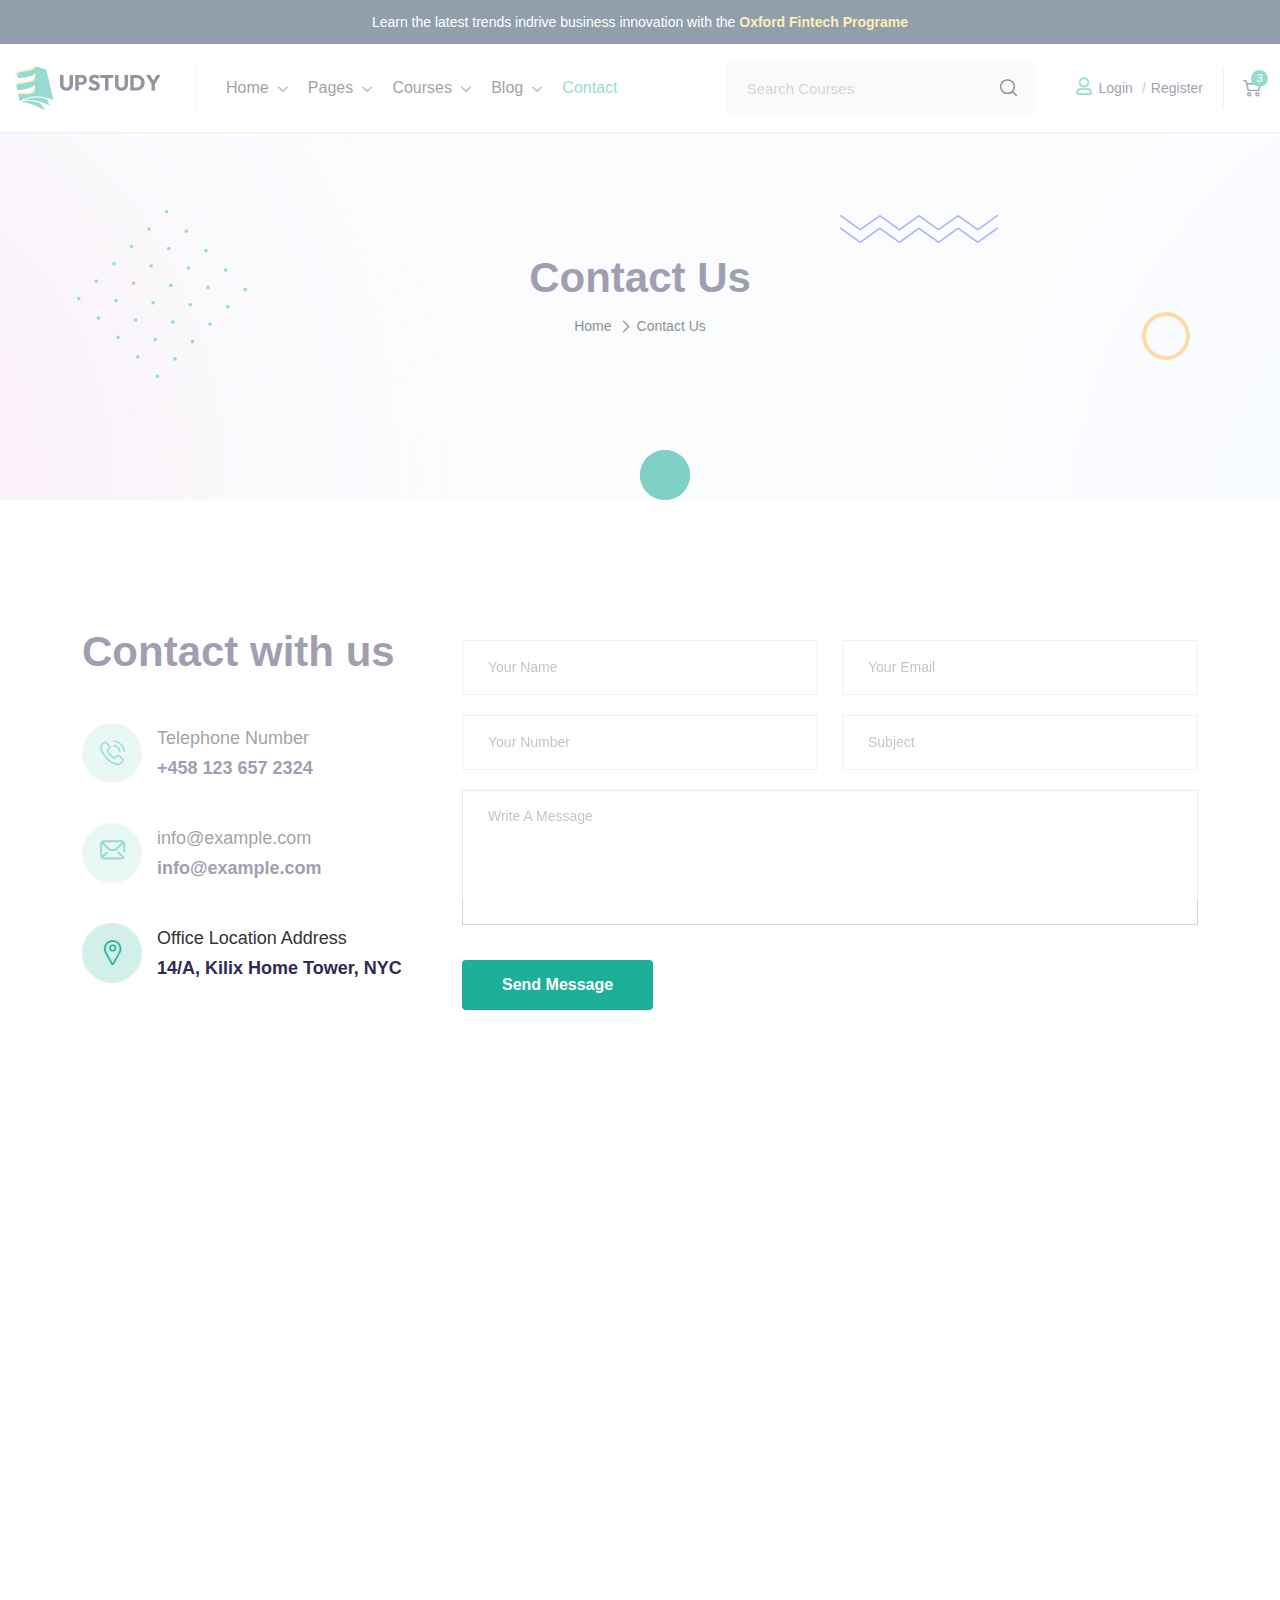
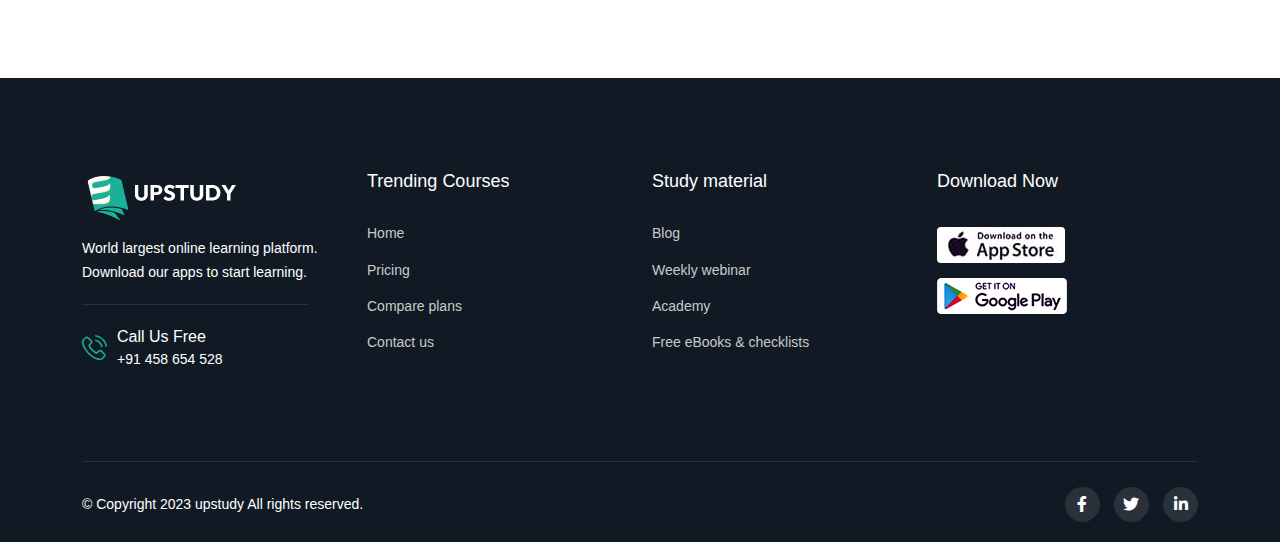
<file: contact.html>
<!doctype html>
<html class="no-js" lang="en">


<!-- Mirrored from thepixelcurve.com/html/upstudy/upstudy/contact.html by HTTrack Website Copier/3.x [XR&CO'2014], Mon, 22 May 2023 08:40:46 GMT -->
<head>
    <meta charset="utf-8">
    <meta http-equiv="x-ua-compatible" content="ie=edge">
    <title>Upstudy - Education & LMS HTML5 Template</title>
    <meta name="robots" content="noindex, follow" />
    <meta name="description" content="">
    <meta name="viewport" content="width=device-width, initial-scale=1, shrink-to-fit=no">
    <!-- Favicon -->
    <link rel="shortcut icon" type="image/x-icon" href="assets/images/favicon.png">

    <!-- CSS
	============================================ -->

    <!-- Icon Font CSS -->
    <link rel="stylesheet" href="assets/css/plugins/all.min.css">
    <link rel="stylesheet" href="assets/css/plugins/flaticon.css">

    <!-- Plugins CSS -->
    <link rel="stylesheet" href="assets/css/plugins/bootstrap.min.css">
    <link rel="stylesheet" href="assets/css/plugins/swiper-bundle.min.css">
    <link rel="stylesheet" href="assets/css/plugins/aos.css">
    <link rel="stylesheet" href="assets/css/plugins/nice-select.css">
    <link rel="stylesheet" href="assets/css/plugins/jquery.powertip.min.css">
    <link rel="stylesheet" href="assets/css/plugins/magnific-popup.css">

    <!-- Main Style CSS -->
    <link rel="stylesheet" href="assets/css/style.css">


    <!--====== Use the minified version files listed below for better performance and remove the files listed above ======-->
    <!-- <link rel="stylesheet" href="assets/css/vendor/plugins.min.css">
    <link rel="stylesheet" href="assets/css/style.min.css"> -->

</head>

<body>

    <div class="main-wrapper">


        <!-- Preloader start -->
        <div id="preloader">
            <div class="preloader">
                <span></span>
                <span></span>
            </div>
        </div>
        <!-- Preloader End -->

        <!-- Header Start  -->
        <div class="section header">
            <div class="header-top-section">
                <div class="container">
                    <div class="header-top-wrap">
                        <div class="header-top-content text-center">
                            <p>Learn the latest trends indrive business innovation with the <span>Oxford  Fintech Programe</span></p>
                        </div>
                    </div>
                </div>
            </div>
            <div class="header-bottom-section">

                <div class="container-fluid custom-container">
                    <div class="header-bottom-wrap">

                        <div class="header-logo-menu">

                            <!--  Header Logo Start  -->
                            <div class="header-logo">
                                <a href="index.html"><img src="assets/images/logo.png" alt="logo"></a>
                            </div>
                            <!--  Header Logo End  -->

                            <!--  Header Menu Start  -->
                            <div class="header-menu d-none d-lg-block">
                                <ul class="main-menu">
                                    <li>
                                        <a href="index.html">Home</a>
                                        <ul class="sub-menu">
                                            <li><a href="index.html">Main Demo</a></li>
                                            <li><a href="index-2.html">Course Hub</a></li>
                                            <li><a href="index-3.html">Distant Learning</a></li>
                                            <li><a href="index-4.html">Kindergarten</a></li>
                                            <li><a href="index-5.html">Language</a></li>
                                            <li><a href="index-6.html">University</a></li>
                                        </ul>
                                    </li>
                                    <li><a href="#">Pages</a>
                                        <ul class="sub-menu">
                                            <li><a href="about.html">About Us</a></li>
                                            <li><a href="team.html">Team</a></li>
                                            <li><a href="team-details.html">Team Single</a></li>
                                            <li><a href="event.html">Event</a></li>
                                            <li><a href="faq.html">Faq's</a></li>
                                            <li><a href="error.html">404 Page</a></li>
                                            <li><a href="login-register.html">Login Register</a></li>
                                        </ul>
                                    </li>
                                    <li><a href="course-grid.html">Courses</a>
                                        <ul class="sub-menu">
                                            <li><a href="course-grid.html">Course Grid</a></li>
                                            <li><a href="course-list.html">Course List</a></li>
                                            <li><a href="course-details.html">Course Details</a></li>
                                        </ul>
                                    </li>
                                    <li><a href="blog.html">Blog</a>
                                        <ul class="sub-menu">
                                            <li><a href="blog.html">Blog</a></li>
                                            <li><a href="blog-list.html">Blog List</a></li>
                                            <li><a href="blog-details.html">Blog Details</a></li>
                                        </ul>
                                    </li>
                                    <li class="active-menu"><a href="contact.html">Contact</a></li>
                                </ul>
                            </div>
                            <!--  Header Menu End  -->

                        </div>


                        <!-- Header Meta Start -->
                        <div class="header-meta">
                            <div class="header-search d-none d-xl-block">
                                <form action="#">
                                    <input type="text" placeholder="Search Courses">
                                    <button><i class="flaticon-loupe"></i></button>
                                </form>
                            </div>

                            <div class="header-login d-none d-lg-block">
                                <a class="link" href="login-register.html"><i class="far fa-user"></i> Login</a>
                                <a class="link" href="login-register.html">Register</a>
                            </div>

                            <div class="header-cart dropdown">
                                <button class="cart-btn" data-bs-toggle="dropdown">
                                    <i class="flaticon-shopping-cart"></i>
                                    <span class="count">3</span>
                                </button>
                                <div class="dropdown-menu dropdown-cart">
                                    <!-- Cart Items Start -->
                                    <div class="cart-items">
                                        <!-- Single Cart Item Start -->
                                        <div class="single-cart-item">
                                            <div class="item-image">
                                                <img src="assets/images/shop-cart-1.jpg" alt="Cart">
                                            </div>
                                            <div class="item-content">
                                                <h4 class="title"><a href="#">Smart Gear Watch</a></h4>
                                                <span class="quantity"> 2 x $59.99 </span>
                                            </div>
                                            <button class="btn-close"></button>
                                        </div>
                                        <!-- Single Cart Item End -->
                                        <!-- Single Cart Item Start -->
                                        <div class="single-cart-item">
                                            <div class="item-image">
                                                <img src="assets/images/shop-cart-2.jpg" alt="Cart">
                                            </div>
                                            <div class="item-content">
                                                <h4 class="title"><a href="#">Smart Gear Watch</a></h4>
                                                <span class="quantity"> 2 x $59.99 </span>
                                            </div>
                                            <button class="btn-close"></button>
                                        </div>
                                        <!-- Single Cart Item End -->
                                        <!-- Single Cart Item Start -->
                                        <div class="single-cart-item">
                                            <div class="item-image">
                                                <img src="assets/images/shop-cart-3.jpg" alt="Cart">
                                            </div>
                                            <div class="item-content">
                                                <h4 class="title"><a href="#">Smart Gear Watch</a></h4>
                                                <span class="quantity"> 2 x $59.99 </span>
                                            </div>
                                            <button class="btn-close"></button>
                                        </div>
                                        <!-- Single Cart Item End -->
                                    </div>
                                    <!-- Cart Items End -->

                                    <!-- Cart Total Start -->
                                    <div class="cart-total">
                                        <span class="label">Subtotal:</span>
                                        <span class="value">$229.95</span>
                                    </div>
                                    <!-- Cart Total End -->

                                    <!-- Cart Button Start -->
                                    <div class="cart-btns">
                                        <a href="#" class="btn">View Cart</a>
                                        <a href="#" class="btn btn-white">Checkout</a>
                                    </div>
                                    <!-- Cart Button End -->
                                </div>
                            </div>

                            <div class="header-toggle d-lg-none">
                                <button data-bs-toggle="offcanvas" data-bs-target="#offcanvasMenu">
                                    <span></span>
                                    <span></span>
                                    <span></span>
                                </button>
                            </div>

                        </div>
                        <!-- Header Meta End -->

                    </div>
                </div>


            </div>
        </div>
        <!-- Header End -->


        <!-- Offcanvas Start -->
        <div class="offcanvas offcanvas-start" id="offcanvasMenu">

            <div class="offcanvas-header">
                <!-- Offcanvas Logo Start -->
                <div class="offcanvas-logo">
                    <a href="index.html"><img src="assets/images/logo-white.png" alt=""></a>
                </div>
                <!-- Offcanvas Logo End -->

                <button type="button" class="close-btn" data-bs-dismiss="offcanvas"><i class="flaticon-close"></i></button>

            </div>
            <div class="offcanvas-body">
                <div class="offcanvas-menu">
                    <ul class="main-menu">
                        <li>
                            <a href="index.html">Home</a>
                            <ul class="sub-menu">
                                <li><a href="index.html">Main Demo</a></li>
                                <li><a href="index-2.html">Course Hub</a></li>
                                <li><a href="index-3.html">Distant Learning</a></li>
                                <li><a href="index-4.html">Kindergarten</a></li>
                                <li><a href="index-5.html">Language</a></li>
                                <li><a href="index-6.html">University</a></li>
                            </ul>
                        </li>
                        <li><a href="#">Pages</a>
                            <ul class="sub-menu">
                                <li><a href="about.html">About Us</a></li>
                                <li><a href="team.html">Team</a></li>
                                <li><a href="team-details.html">Team Single</a></li>
                                <li><a href="event.html">Event</a></li>
                                <li><a href="faq.html">Faq's</a></li>
                                <li><a href="error.html">404 Page</a></li>
                                <li><a href="login-register.html">Login Register</a></li>
                            </ul>
                        </li>
                        <li><a href="course-grid.html">Courses</a>
                            <ul class="sub-menu">
                                <li><a href="course-grid.html">Course Grid</a></li>
                                <li><a href="course-list.html">Course List</a></li>
                                <li><a href="course-details.html">Course Details</a></li>
                            </ul>
                        </li>
                        <li><a href="blog.html">Blog</a>
                            <ul class="sub-menu">
                                <li><a href="blog.html">Blog</a></li>
                                <li><a href="blog-list.html">Blog List</a></li>
                                <li><a href="blog-details.html">Blog Details</a></li>
                            </ul>
                        </li>
                        <li class="active-menu"><a href="contact.html">Contact</a></li>
                    </ul>
                </div>
            </div>
        </div>
        <!-- Offcanvas End -->


        <!-- Page Banner Start -->
        <div class="section page-banner-section" style="background-image: url(assets/images/bg/page-banner.jpg);">
            <div class="shape-1">
                <img src="assets/images/shape/shape-7.png" alt="">
            </div>
            <div class="shape-2">
                <img src="assets/images/shape/shape-1.png" alt="">
            </div>
            <div class="shape-3"></div>
            <div class="container">
                <div class="page-banner-wrap">
                    <div class="row">
                        <div class="col-lg-12">
                            <!-- Page Banner Content Start -->
                            <div class="page-banner text-center">
                                <h2 class="title">Contact Us</h2>
                                <ul class="breadcrumb justify-content-center">
                                    <li class="breadcrumb-item"><a href="#">Home</a></li>
                                    <li class="breadcrumb-item active" aria-current="page">Contact Us</li>
                                </ul>
                            </div>
                            <!-- Page Banner Content End -->
                        </div>
                    </div>
                </div>
            </div>
        </div>
        <!-- Page Banner End -->

        <!-- Contact Start -->
        <div class="section contact-section section-padding">
            <div class="container">
                <div class="row">
                    <div class="col-lg-4">
                        <div class="contact-info-wrap">
                            <h3 class="info-title">Contact with us</h3>
                            <!--Single Contact Info Start -->
                            <div class="single-contact-info">
                                <div class="info-icon">
                                    <i class="flaticon-phone-call"></i>
                                </div>
                                <div class="info-content">
                                    <h5 class="title">Telephone Number</h5>
                                    <p>+458 123 657 2324</p>
                                </div>
                            </div>
                            <!--Single Contact Info End -->
                            <!--Single Contact Info Start -->
                            <div class="single-contact-info">
                                <div class="info-icon">
                                    <i class="flaticon-email"></i>
                                </div>
                                <div class="info-content">
                                    <h5 class="title">info@example.com</h5>
                                    <p>info@example.com</p>
                                </div>
                            </div>
                            <!--Single Contact Info End -->
                            <!--Single Contact Info Start -->
                            <div class="single-contact-info">
                                <div class="info-icon">
                                    <i class="flaticon-pin"></i>
                                </div>
                                <div class="info-content">
                                    <h5 class="title">Office Location Address</h5>
                                    <p>14/A, Kilix Home Tower, NYC</p>
                                </div>
                            </div>
                            <!--Single Contact Info End -->
                        </div>
                    </div>
                    <div class="col-lg-8">
                        <!-- Contact Form Wrap Start -->
                        <div class="contact-form-wrap">
                            <form action="#">
                                <div class="row">
                                    <div class="col-md-6">
                                        <!-- Single Form Start -->
                                        <div class="single-form">
                                            <input class="form-control" type="text" placeholder="Your Name">
                                        </div>
                                        <!-- Single Form End -->
                                    </div>
                                    <div class="col-md-6">
                                        <!-- Single Form Start -->
                                        <div class="single-form">
                                            <input class="form-control" type="email" placeholder="Your Email">
                                        </div>
                                        <!-- Single Form End -->
                                    </div>
                                    <div class="col-md-6">
                                        <!-- Single Form Start -->
                                        <div class="single-form">
                                            <input class="form-control" type="text" placeholder="Your Number">
                                        </div>
                                        <!-- Single Form End -->
                                    </div>
                                    <div class="col-md-6">
                                        <!-- Single Form Start -->
                                        <div class="single-form">
                                            <input class="form-control" type="text" placeholder="Subject">
                                        </div>
                                        <!-- Single Form End -->
                                    </div>
                                    <div class="col-md-12">
                                        <!-- Single Form Start -->
                                        <div class="single-form">
                                            <textarea class="form-control" placeholder="Write A Message"></textarea>
                                        </div>
                                        <!-- Single Form End -->
                                    </div>
                                    <div class="col-md-12">
                                        <!--  Single Form Start -->
                                        <div class="form-btn">
                                            <button class="btn" type="submit">Send Message</button>
                                        </div>
                                        <!--  Single Form End -->
                                    </div>
                                </div>
                            </form>
                        </div>
                        <!-- Contact Form Wrap End -->
                    </div>
                </div>
            </div>
        </div>
        <!-- Contact End -->

        <!-- Contact Map Start -->
        <div class="section contact-map-section">
            <div class="contact-map-wrap">
                <iframe id="gmap_canvas" src="https://maps.google.com/maps?q=Mission%20District%2C%20San%20Francisco%2C%20CA%2C%20USA&amp;t=&amp;z=13&amp;ie=UTF8&amp;iwloc=&amp;output=embed"></iframe>
            </div>
        </div>
        <!-- Contact Map End -->


        <!-- Footer Start -->
        <div class="footer-section section">
            <div class="container">

                <!-- Footer Widget Wrapper Start -->
                <div class="footer-widget-wrap">
                    <div class="row">

                        <div class="col-lg-3 col-sm-6">
                            <!-- Footer Widget Start -->
                            <div class="footer-widget widget-about">
                                <div class="footer-logo">
                                    <a href="index.html"><img src="assets/images/logo-white.png" alt=""></a>
                                </div>
                                <p class="text">World largest online learning platform. Download our apps to start learning.</p>
                                <div class="widget-info">
                                    <div class="info-icon">
                                        <i class="flaticon-phone-call"></i>
                                    </div>
                                    <div class="info-text">
                                        <p class="call-text">Call Us Free</p>
                                        <a href="tel:+91458654528">+91 458 654 528</a>
                                    </div>
                                </div>
                            </div>
                            <!-- Footer Widget End -->
                        </div>

                        <div class="col-lg-3 col-sm-6">
                            <!-- Footer Widget Start -->
                            <div class="footer-widget">
                                <h4 class="footer-widget-title">Trending Courses</h4>
                                <div class="widget-link">
                                    <ul class="link">
                                        <li><a href="index.html">Home </a></li>
                                        <li><a href="#">Pricing</a></li>
                                        <li><a href="about.html">Compare plans</a></li>
                                        <li><a href="contact.html">Contact us</a></li>
                                    </ul>
                                </div>
                            </div>
                            <!-- Footer Widget End -->
                        </div>

                        <div class="col-lg-3 col-sm-6">
                            <!-- Footer Widget Start -->
                            <div class="footer-widget">
                                <h4 class="footer-widget-title">Study material</h4>
                                <div class="widget-link">
                                    <ul class="link">
                                        <li><a href="blog.html">Blog</a></li>
                                        <li><a href="#">Weekly webinar</a></li>
                                        <li><a href="#">Academy</a></li>
                                        <li><a href="#">Free eBooks & checklists</a></li>
                                    </ul>
                                </div>
                            </div>
                            <!-- Footer Widget End -->
                        </div>
                        <div class="col-lg-3 col-sm-6">
                            <!-- Footer Widget Start -->
                            <div class="footer-widget">
                                <h4 class="footer-widget-title">Download Now</h4>
                                <div class="widget-download">
                                    <a href="#"><img src="assets/images/app-1.jpg" alt=""></a>
                                    <a href="#"><img src="assets/images/app-2.png" alt=""></a>
                                </div>
                            </div>
                            <!-- Footer Widget End -->
                        </div>
                    </div>
                </div>
                <!-- Footer Widget Wrapper End -->

                <!-- Footer Copyright Start -->
                <div class="footer-copyright">
                    <div class="copyright-wrapper">
                        <div class="row align-items-center">
                            <div class="col-lg-6 col-md-6">
                                <!-- Footer Copyright Text Start -->
                                <div class="copyright-text">
                                    <p>© Copyright 2023 upstudy All rights reserved. </p>
                                </div>
                                <!-- Footer Copyright Text End -->
                            </div>
                            <div class="col-lg-6 col-md-6">
                                <!-- Footer Copyright Social Start -->
                                <div class="copyright-social">
                                    <ul class="social">
                                        <li><a href="#"><i class="fab fa-facebook-f"></i></a></li>
                                        <li><a href="#"><i class="fab fa-twitter"></i></a></li>
                                        <li><a href="#"><i class="fab fa-linkedin-in"></i></a></li>
                                    </ul>
                                </div>
                                <!-- Footer Copyright Social End -->
                            </div>
                        </div>
                    </div>
                </div>
                <!-- Footer Copyright End -->

            </div>
        </div>
        <!-- Footer End -->

        <!-- back to top start -->
        <div class="progress-wrap">
            <svg class="progress-circle svg-content" width="100%" height="100%" viewBox="-1 -1 102 102">
                <path d="M50,1 a49,49 0 0,1 0,98 a49,49 0 0,1 0,-98" />
            </svg>
        </div>
        <!-- back to top end -->

    </div>

    <!-- JS
    ============================================ -->
    <script src="assets/js/vendor/jquery-1.12.4.min.js"></script>
    <script src="assets/js/vendor/modernizr-3.11.2.min.js"></script>

    <!-- Bootstrap JS -->
    <script src="assets/js/plugins/popper.min.js"></script>
    <script src="assets/js/plugins/bootstrap.min.js"></script>

    <!-- Plugins JS -->
    <script src="assets/js/plugins/swiper-bundle.min.js"></script>
    <script src="assets/js/plugins/aos.js"></script>
    <script src="assets/js/plugins/waypoints.min.js"></script>
    <script src="assets/js/plugins/jquery.counterup.min.js"></script>
    <script src="assets/js/plugins/jquery.nice-select.min.js"></script>
    <script src="assets/js/plugins/back-to-top.js"></script>
    <script src="assets/js/plugins/jquery.powertip.min.js"></script>
    <script src="assets/js/plugins/jquery.magnific-popup.min.js"></script>

    <!--====== Use the minified version files listed below for better performance and remove the files listed above ======-->


    <!-- Main JS -->
    <script src="assets/js/main.js"></script>

</body>


<!-- Mirrored from thepixelcurve.com/html/upstudy/upstudy/contact.html by HTTrack Website Copier/3.x [XR&CO'2014], Mon, 22 May 2023 08:40:46 GMT -->
</html>
</file>
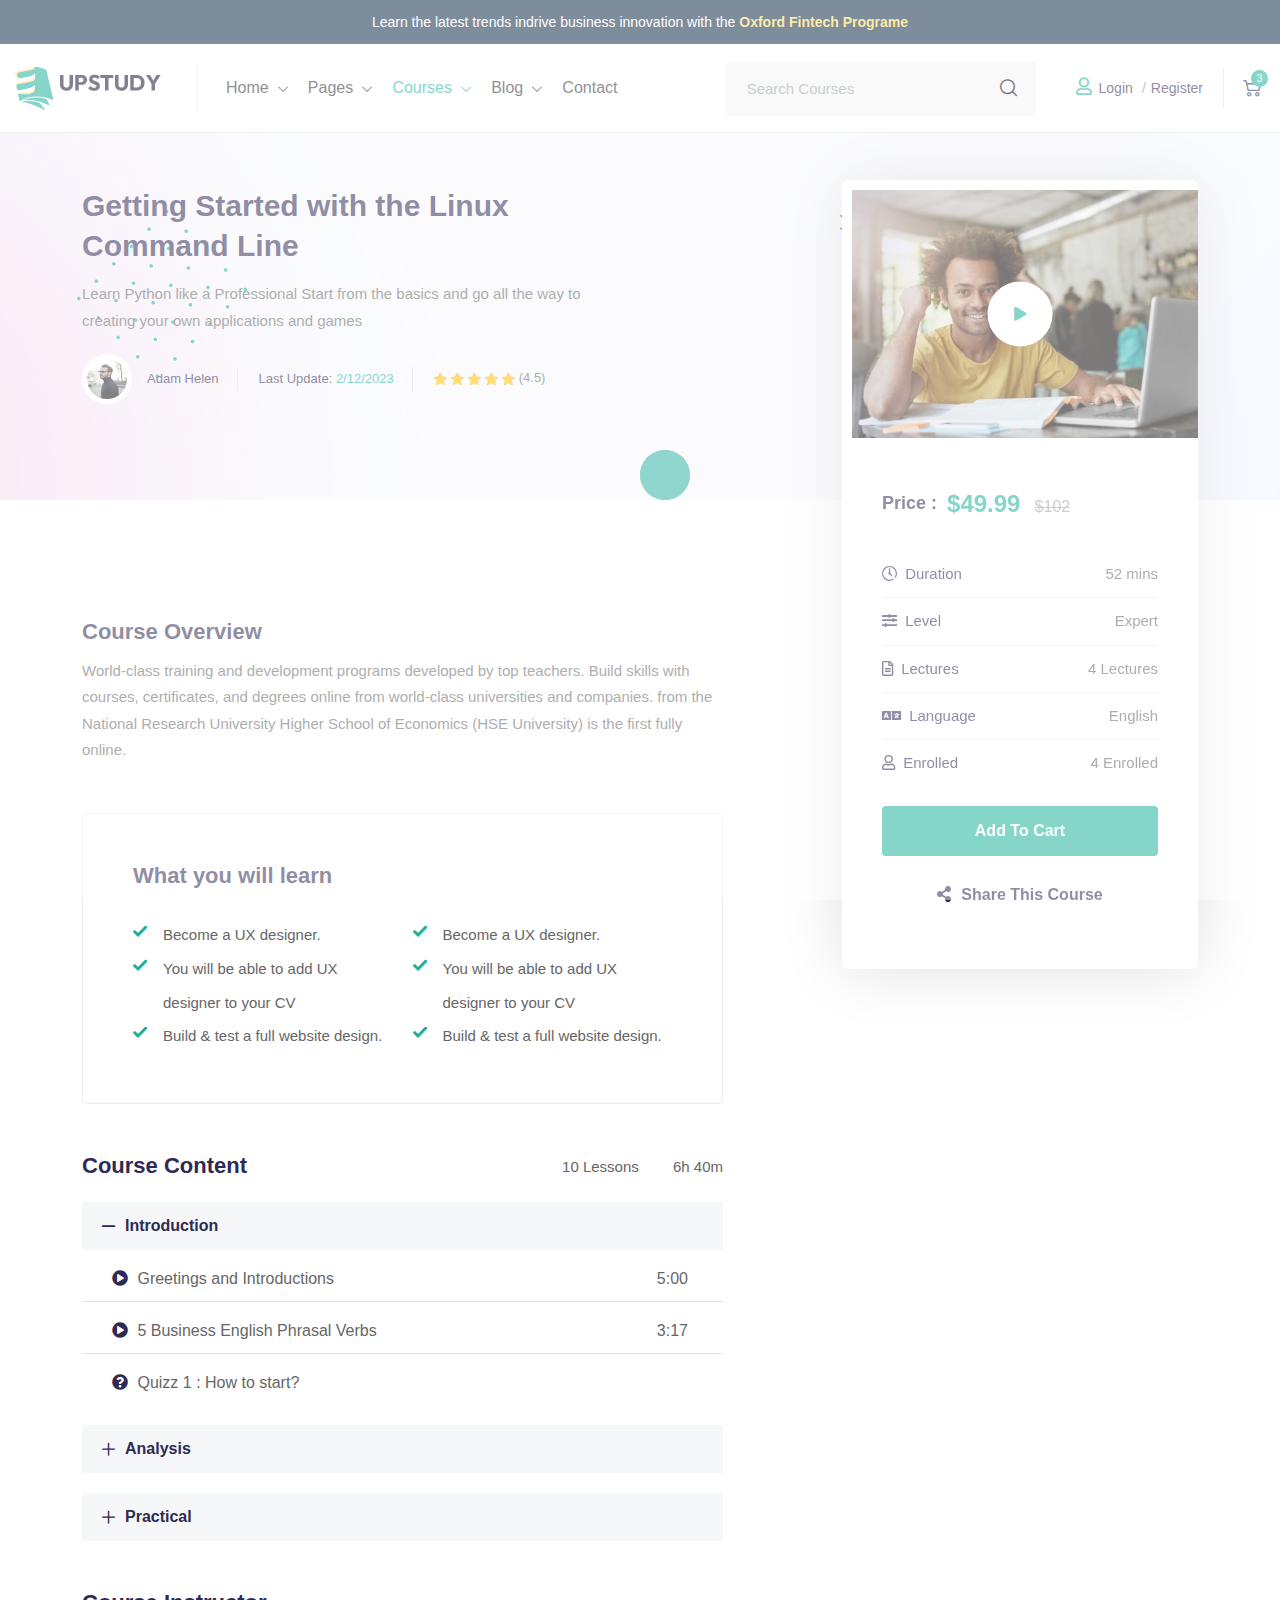
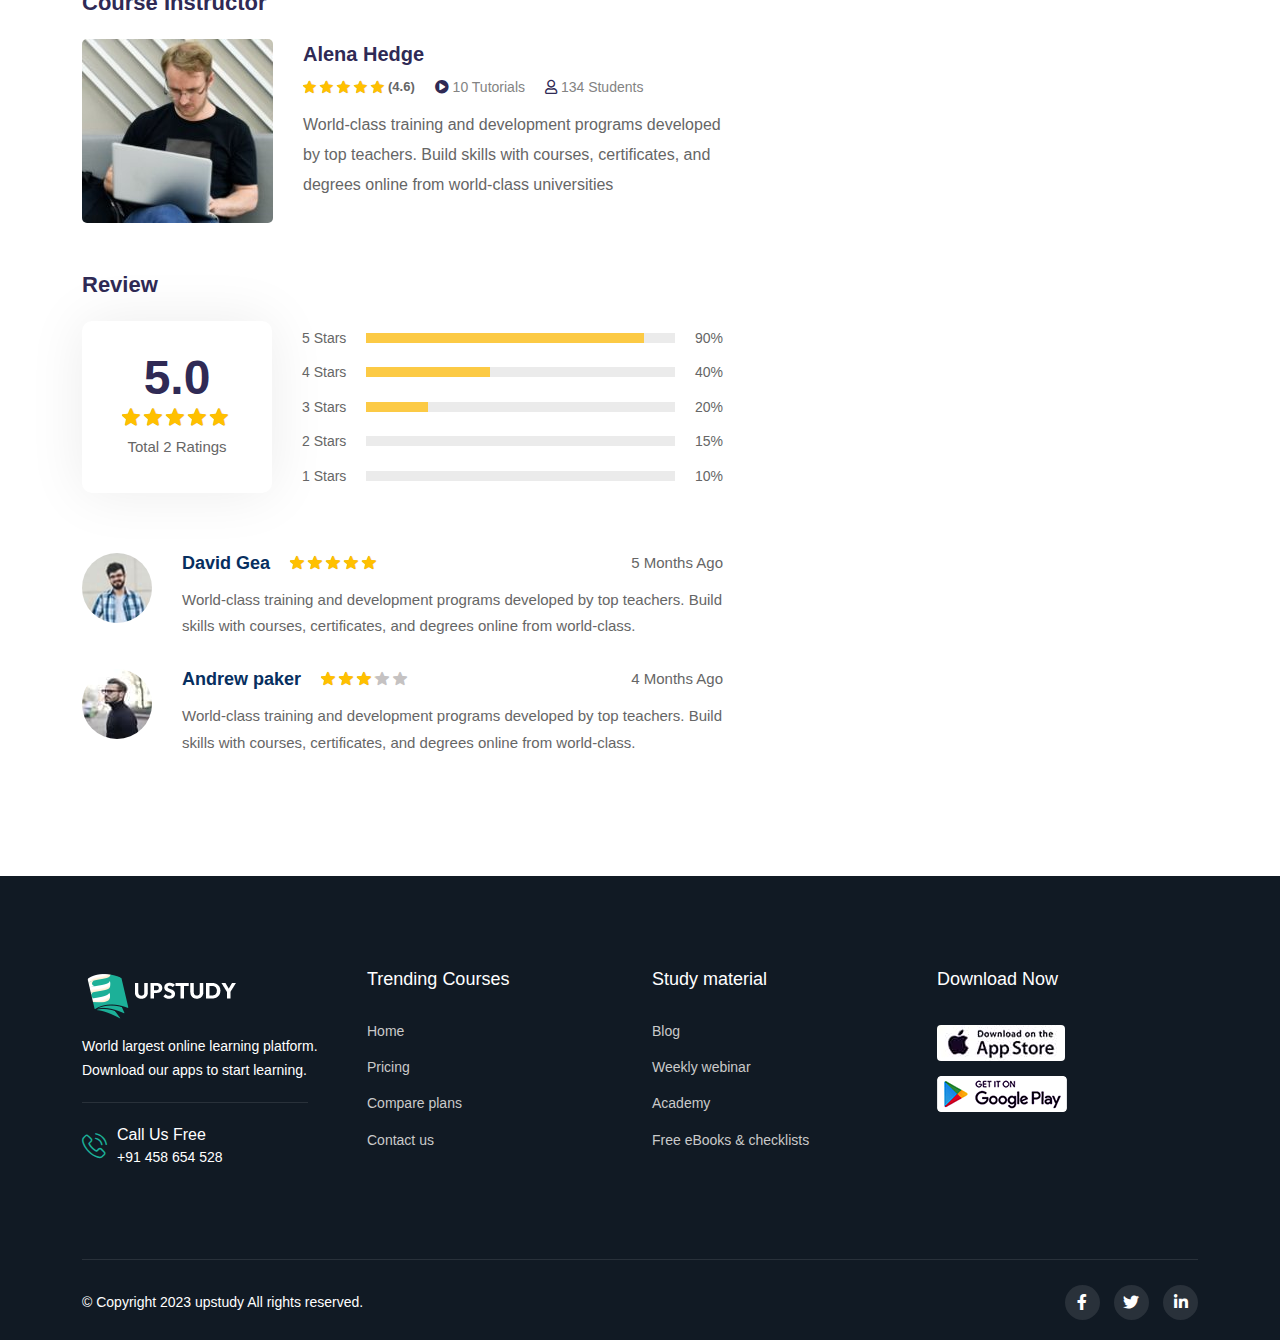
<file: course-details.html>
<!doctype html>
<html class="no-js" lang="en">


<!-- Mirrored from thepixelcurve.com/html/upstudy/upstudy/course-details.html by HTTrack Website Copier/3.x [XR&CO'2014], Mon, 22 May 2023 08:40:41 GMT -->
<head>
    <meta charset="utf-8">
    <meta http-equiv="x-ua-compatible" content="ie=edge">
    <title>Upstudy - Education & LMS HTML5 Template</title>
    <meta name="robots" content="noindex, follow" />
    <meta name="description" content="">
    <meta name="viewport" content="width=device-width, initial-scale=1, shrink-to-fit=no">
    <!-- Favicon -->
    <link rel="shortcut icon" type="image/x-icon" href="assets/images/favicon.png">

    <!-- CSS
	============================================ -->

    <!-- Icon Font CSS -->
    <link rel="stylesheet" href="assets/css/plugins/all.min.css">
    <link rel="stylesheet" href="assets/css/plugins/flaticon.css">

    <!-- Plugins CSS -->
    <link rel="stylesheet" href="assets/css/plugins/bootstrap.min.css">
    <link rel="stylesheet" href="assets/css/plugins/swiper-bundle.min.css">
    <link rel="stylesheet" href="assets/css/plugins/aos.css">
    <link rel="stylesheet" href="assets/css/plugins/nice-select.css">
    <link rel="stylesheet" href="assets/css/plugins/jquery.powertip.min.css">
    <link rel="stylesheet" href="assets/css/plugins/magnific-popup.css">

    <!-- Main Style CSS -->
    <link rel="stylesheet" href="assets/css/style.css">


    <!--====== Use the minified version files listed below for better performance and remove the files listed above ======-->
    <!-- <link rel="stylesheet" href="assets/css/vendor/plugins.min.css">
    <link rel="stylesheet" href="assets/css/style.min.css"> -->

</head>

<body>

    <div class="main-wrapper">


        <!-- Preloader start -->
        <div id="preloader">
            <div class="preloader">
                <span></span>
                <span></span>
            </div>
        </div>
        <!-- Preloader End -->

        <!-- Header Start  -->
        <div class="section header">
            <div class="header-top-section">
                <div class="container">
                    <div class="header-top-wrap">
                        <div class="header-top-content text-center">
                            <p>Learn the latest trends indrive business innovation with the <span>Oxford  Fintech Programe</span></p>
                        </div>
                    </div>
                </div>
            </div>
            <div class="header-bottom-section">

                <div class="container-fluid custom-container">
                    <div class="header-bottom-wrap">

                        <div class="header-logo-menu">

                            <!--  Header Logo Start  -->
                            <div class="header-logo">
                                <a href="index.html"><img src="assets/images/logo.png" alt="logo"></a>
                            </div>
                            <!--  Header Logo End  -->

                            <!--  Header Menu Start  -->
                            <div class="header-menu d-none d-lg-block">
                                <ul class="main-menu">
                                    <li>
                                        <a href="index.html">Home</a>
                                        <ul class="sub-menu">
                                            <li><a href="index.html">Main Demo</a></li>
                                            <li><a href="index-2.html">Course Hub</a></li>
                                            <li><a href="index-3.html">Distant Learning</a></li>
                                            <li><a href="index-4.html">Kindergarten</a></li>
                                            <li><a href="index-5.html">Language</a></li>
                                            <li><a href="index-6.html">University</a></li>
                                        </ul>
                                    </li>
                                    <li><a href="#">Pages</a>
                                        <ul class="sub-menu">
                                            <li><a href="about.html">About Us</a></li>
                                            <li><a href="team.html">Team</a></li>
                                            <li><a href="team-details.html">Team Single</a></li>
                                            <li><a href="event.html">Event</a></li>
                                            <li><a href="faq.html">Faq's</a></li>
                                            <li><a href="error.html">404 Page</a></li>
                                            <li><a href="login-register.html">Login Register</a></li>
                                        </ul>
                                    </li>
                                    <li class="active-menu"><a href="course-grid.html">Courses</a>
                                        <ul class="sub-menu">
                                            <li><a href="course-grid.html">Course Grid</a></li>
                                            <li><a href="course-list.html">Course List</a></li>
                                            <li class="active"><a href="course-details.html">Course Details</a></li>
                                        </ul>
                                    </li>
                                    <li><a href="blog.html">Blog</a>
                                        <ul class="sub-menu">
                                            <li><a href="blog.html">Blog</a></li>
                                            <li><a href="blog-list.html">Blog List</a></li>
                                            <li><a href="blog-details.html">Blog Details</a></li>
                                        </ul>
                                    </li>
                                    <li><a href="contact.html">Contact</a></li>
                                </ul>
                            </div>
                            <!--  Header Menu End  -->

                        </div>


                        <!-- Header Meta Start -->
                        <div class="header-meta">
                            <div class="header-search d-none d-xl-block">
                                <form action="#">
                                    <input type="text" placeholder="Search Courses">
                                    <button><i class="flaticon-loupe"></i></button>
                                </form>
                            </div>

                            <div class="header-login d-none d-lg-block">
                                <a class="link" href="login-register.html"><i class="far fa-user"></i> Login</a>
                                <a class="link" href="login-register.html">Register</a>
                            </div>

                            <div class="header-cart dropdown">
                                <button class="cart-btn" data-bs-toggle="dropdown">
                                    <i class="flaticon-shopping-cart"></i>
                                    <span class="count">3</span>
                                </button>
                                <div class="dropdown-menu dropdown-cart">
                                    <!-- Cart Items Start -->
                                    <div class="cart-items">
                                        <!-- Single Cart Item Start -->
                                        <div class="single-cart-item">
                                            <div class="item-image">
                                                <img src="assets/images/shop-cart-1.jpg" alt="Cart">
                                            </div>
                                            <div class="item-content">
                                                <h4 class="title"><a href="#">Smart Gear Watch</a></h4>
                                                <span class="quantity"> 2 x $59.99 </span>
                                            </div>
                                            <button class="btn-close"></button>
                                        </div>
                                        <!-- Single Cart Item End -->
                                        <!-- Single Cart Item Start -->
                                        <div class="single-cart-item">
                                            <div class="item-image">
                                                <img src="assets/images/shop-cart-2.jpg" alt="Cart">
                                            </div>
                                            <div class="item-content">
                                                <h4 class="title"><a href="#">Smart Gear Watch</a></h4>
                                                <span class="quantity"> 2 x $59.99 </span>
                                            </div>
                                            <button class="btn-close"></button>
                                        </div>
                                        <!-- Single Cart Item End -->
                                        <!-- Single Cart Item Start -->
                                        <div class="single-cart-item">
                                            <div class="item-image">
                                                <img src="assets/images/shop-cart-3.jpg" alt="Cart">
                                            </div>
                                            <div class="item-content">
                                                <h4 class="title"><a href="#">Smart Gear Watch</a></h4>
                                                <span class="quantity"> 2 x $59.99 </span>
                                            </div>
                                            <button class="btn-close"></button>
                                        </div>
                                        <!-- Single Cart Item End -->
                                    </div>
                                    <!-- Cart Items End -->

                                    <!-- Cart Total Start -->
                                    <div class="cart-total">
                                        <span class="label">Subtotal:</span>
                                        <span class="value">$229.95</span>
                                    </div>
                                    <!-- Cart Total End -->

                                    <!-- Cart Button Start -->
                                    <div class="cart-btns">
                                        <a href="#" class="btn">View Cart</a>
                                        <a href="#" class="btn btn-white">Checkout</a>
                                    </div>
                                    <!-- Cart Button End -->
                                </div>
                            </div>

                            <div class="header-toggle d-lg-none">
                                <button data-bs-toggle="offcanvas" data-bs-target="#offcanvasMenu">
                                    <span></span>
                                    <span></span>
                                    <span></span>
                                </button>
                            </div>

                        </div>
                        <!-- Header Meta End -->

                    </div>
                </div>


            </div>
        </div>
        <!-- Header End -->


        <!-- Offcanvas Start -->
        <div class="offcanvas offcanvas-start" id="offcanvasMenu">

            <div class="offcanvas-header">
                <!-- Offcanvas Logo Start -->
                <div class="offcanvas-logo">
                    <a href="index.html"><img src="assets/images/logo-white.png" alt=""></a>
                </div>
                <!-- Offcanvas Logo End -->

                <button type="button" class="close-btn" data-bs-dismiss="offcanvas"><i class="flaticon-close"></i></button>

            </div>
            <div class="offcanvas-body">
                <div class="offcanvas-menu">
                    <ul class="main-menu">
                        <li>
                            <a href="index.html">Home</a>
                            <ul class="sub-menu">
                                <li><a href="index.html">Main Demo</a></li>
                                <li><a href="index-2.html">Course Hub</a></li>
                                <li><a href="index-3.html">Distant Learning</a></li>
                                <li><a href="index-4.html">Kindergarten</a></li>
                                <li><a href="index-5.html">Language</a></li>
                                <li><a href="index-6.html">University</a></li>
                            </ul>
                        </li>
                        <li><a href="#">Pages</a>
                            <ul class="sub-menu">
                                <li><a href="about.html">About Us</a></li>
                                <li><a href="team.html">Team</a></li>
                                <li><a href="team-details.html">Team Single</a></li>
                                <li><a href="event.html">Event</a></li>
                                <li><a href="faq.html">Faq's</a></li>
                                <li><a href="error.html">404 Page</a></li>
                                <li><a href="login-register.html">Login Register</a></li>
                            </ul>
                        </li>
                        <li class="active-menu"><a href="course-grid.html">Courses</a>
                            <ul class="sub-menu">
                                <li><a href="course-grid.html">Course Grid</a></li>
                                <li><a href="course-list.html">Course List</a></li>
                                <li class="active"><a href="course-details.html">Course Details</a></li>
                            </ul>
                        </li>
                        <li><a href="blog.html">Blog</a>
                            <ul class="sub-menu">
                                <li><a href="blog.html">Blog</a></li>
                                <li><a href="blog-list.html">Blog List</a></li>
                                <li><a href="blog-details.html">Blog Details</a></li>
                            </ul>
                        </li>
                        <li><a href="contact.html">Contact</a></li>
                    </ul>
                </div>
            </div>
        </div>
        <!-- Offcanvas End -->


        <!-- Page Banner Start -->
        <div class="section page-banner-section" style="background-image: url(assets/images/bg/page-banner.jpg);">
            <div class="shape-1">
                <img src="assets/images/shape/shape-7.png" alt="">
            </div>
            <div class="shape-2">
                <img src="assets/images/shape/shape-1.png" alt="">
            </div>
            <div class="shape-3"></div>
            <div class="container">
                <!-- Course Details Banner Content Start -->
                <div class="course-details-banner-content">

                    <h2 class="title">Getting Started with the Linux Command Line </h2>

                    <p class="text">Learn Python like a Professional Start from the basics and go all the way to creating your own applications and games</p>

                    <div class="course-details-meta">
                        <div class="meta-action">
                            <div class="meta-author">
                                <img src="assets/images/author-3.jpg" alt="Author">
                            </div>
                            <div class="meta-name">
                                <p class="name">Adam Helen</p>
                            </div>
                        </div>

                        <div class="meta-action">
                            <h5 class="date">Last Update: <span>2/12/2023</span></h5>
                        </div>
                        <div class="meta-action">
                            <div class="rating">
                                <div class="rating-star">
                                    <div class="rating-active" style="width: 100%;"></div>
                                </div>
                                <span>(4.5)</span>
                            </div>
                        </div>
                    </div>
                </div>
                <!-- Course Details Banner Content End -->
            </div>
        </div>
        <!-- Page Banner End -->

        <!-- Course Details Start -->
        <div class="section section-padding">
            <div class="container">

                <div class="row justify-content-between">
                    <div class="col-xl-7 col-lg-8">

                        <!-- Course Details Wrapper Start -->
                        <div class="course-details-wrapper">

                            <!-- Course Overview Start -->
                            <div class="course-overview">
                                <h3 class="title">Course Overview</h3>
                                <p>World-class training and development programs developed by top teachers. Build skills with courses, certificates, and degrees online from world-class universities and companies. from the National Research University Higher School of Economics (HSE University) is the first fully online.</p>
                            </div>
                            <!-- Course Overview End -->

                            <!-- Course Learn List Start -->
                            <div class="course-learn-list">
                                <h3 class="title">What you will learn</h3>
                                <ul>
                                    <li>Become a UX designer.</li>
                                    <li>Become a UX designer.</li>
                                    <li>You will be able to add UX designer to your CV</li>
                                    <li>You will be able to add UX designer to your CV</li>
                                    <li>Build & test a full website design.</li>
                                    <li>Build & test a full website design.</li>
                                </ul>
                            </div>
                            <!-- Course Learn List End -->

                            <!-- Course Lessons Start -->
                            <div class="course-lessons">

                                <div class="lessons-top">
                                    <h3 class="title">Course Content</h3>
                                    <div class="lessons-time">
                                        <span>10 Lessons</span>
                                        <span>6h 40m</span>
                                    </div>
                                </div>

                                <!-- Course Accordion Start -->
                                <div class="course-accordion accordion" id="accordionCourse">
                                    <div class="accordion-item">
                                        <button data-bs-toggle="collapse" data-bs-target="#collapseOne">Introduction </button>
                                        <div id="collapseOne" class="accordion-collapse collapse show" data-bs-parent="#accordionCourse">
                                            <div class="accordion-body">
                                                <ul class="lessons-list">
                                                    <li><a href="#"><i class="fa fa-play-circle"></i> Greetings and Introductions <span>5:00</span></a></li>
                                                    <li><a href="#"><i class="fa fa-play-circle"></i> 5 Business English Phrasal Verbs <span>3:17</span></a></li>
                                                    <li><a href="#"><i class="fa fa-question-circle"></i> Quizz 1 : How to start?</a></li>
                                                </ul>
                                            </div>
                                        </div>
                                    </div>

                                    <div class="accordion-item">
                                        <button class="collapsed" data-bs-toggle="collapse" data-bs-target="#collapseTwo">Analysis</button>
                                        <div id="collapseTwo" class="accordion-collapse collapse" data-bs-parent="#accordionCourse">
                                            <div class="accordion-body">
                                                <ul class="lessons-list">
                                                    <li><a href="#"><i class="fa fa-play-circle"></i> Greetings and Introductions <span>5:00</span></a></li>
                                                    <li><a href="#"><i class="fa fa-play-circle"></i> 5 Business English Phrasal Verbs <span>3:17</span></a></li>
                                                    <li><a href="#"><i class="fa fa-question-circle"></i> Quizz 1 : How to start?</a></li>
                                                </ul>
                                            </div>
                                        </div>
                                    </div>

                                    <div class="accordion-item">
                                        <button class="collapsed" data-bs-toggle="collapse" data-bs-target="#collapseThree">Practical</button>
                                        <div id="collapseThree" class="accordion-collapse collapse" data-bs-parent="#accordionCourse">
                                            <div class="accordion-body">
                                                <ul class="lessons-list">
                                                    <li><a href="#"><i class="fa fa-play-circle"></i> Greetings and Introductions <span>5:00</span></a></li>
                                                    <li><a href="#"><i class="fa fa-play-circle"></i> 5 Business English Phrasal Verbs <span>3:17</span></a></li>
                                                    <li><a href="#"><i class="fa fa-question-circle"></i> Quizz 1 : How to start?</a></li>
                                                </ul>
                                            </div>
                                        </div>
                                    </div>
                                </div>
                                <!-- Course Accordion End -->

                            </div>
                            <!-- Course Lessons End -->

                            <!-- Course Instructor Start -->
                            <div class="course-instructor">
                                <h3 class="title">Course Instructor</h3>

                                <div class="instructor-profile">
                                    <div class="profile-images">
                                        <img src="assets/images/author-5.jpg" alt="author">
                                    </div>
                                    <div class="profile-content">
                                        <h5 class="name">Alena Hedge</h5>

                                        <div class="profile-meta">
                                            <div class="rating">
                                                <div class="rating-star">
                                                    <div class="rating-active" style="width: 100%;"></div>
                                                </div>
                                                <span>(4.6)</span>
                                            </div>
                                            <span class="meta-action"><i class="fa fa-play-circle"></i> 10 Tutorials</span>
                                            <span class="meta-action"><i class="far fa-user"></i> 134 Students</span>
                                        </div>

                                        <p>World-class training and development programs developed by top teachers. Build skills with courses, certificates, and degrees online from world-class universities </p>

                                    </div>
                                </div>
                            </div>
                            <!-- Course Instructor End -->

                            <!-- Course Review Start -->
                            <div class="course-review">
                                <h3 class="title">Review</h3>

                                <!-- Review Rating Start -->
                                <div class="review-rating">

                                    <div class="rating-box">
                                        <span class="count">5.0</span>
                                        <div class="rating-star">
                                            <div class="rating-active" style="width: 100%;"></div>
                                        </div>
                                        <p>Total 2 Ratings</p>
                                    </div>
                                    <div class="rating-percentage">

                                        <!-- Course Review Start -->
                                        <div class="single-rating-percentage">
                                            <span class="label">5 Stars</span>
                                            <div class="rating-line">
                                                <div class="line-bar" style="width: 90%;"></div>
                                            </div>
                                            <span class="label">90%</span>
                                        </div>
                                        <!-- Course Review End -->

                                        <!-- Course Review Start -->
                                        <div class="single-rating-percentage">
                                            <span class="label">4 Stars</span>
                                            <div class="rating-line">
                                                <div class="line-bar" style="width: 40%;"></div>
                                            </div>
                                            <span class="label">40%</span>
                                        </div>
                                        <!-- Course Review End -->

                                        <!-- Course Review Start -->
                                        <div class="single-rating-percentage">
                                            <span class="label">3 Stars</span>
                                            <div class="rating-line">
                                                <div class="line-bar" style="width: 20%;"></div>
                                            </div>
                                            <span class="label">20%</span>
                                        </div>
                                        <!-- Course Review End -->

                                        <!-- Course Review Start -->
                                        <div class="single-rating-percentage">
                                            <span class="label">2 Stars</span>
                                            <div class="rating-line">
                                                <div class="line-bar" style="width: 0%;"></div>
                                            </div>
                                            <span class="label">15%</span>
                                        </div>
                                        <!-- Course Review End -->

                                        <!-- Course Review Start -->
                                        <div class="single-rating-percentage">
                                            <span class="label">1 Stars</span>
                                            <div class="rating-line">
                                                <div class="line-bar" style="width: 0%;"></div>
                                            </div>
                                            <span class="label">10%</span>
                                        </div>
                                        <!-- Course Review End -->

                                    </div>

                                </div>
                                <!-- Review Rating End -->

                                <!-- Review Items Start -->
                                <div class="review-items">
                                    <ul>
                                        <li>
                                            <!-- Single Review Start -->
                                            <div class="single-review">
                                                <div class="review-author">
                                                    <img src="assets/images/author-4.jpg" alt="Author">
                                                </div>
                                                <div class="review-content">
                                                    <div class="review-top">
                                                        <h4 class="name">David Gea</h4>
                                                        <div class="rating-star">
                                                            <div class="rating-active" style="width: 100%;"></div>
                                                        </div>
                                                        <span class="date">5 Months Ago</span>
                                                    </div>
                                                    <p>World-class training and development programs developed by top teachers. Build skills with courses, certificates, and degrees online from world-class.</p>
                                                </div>
                                            </div>
                                            <!-- Single Review End -->
                                        </li>
                                        <li>
                                            <!-- Single Review Start -->
                                            <div class="single-review">
                                                <div class="review-author">
                                                    <img src="assets/images/author-3.jpg" alt="Author">
                                                </div>
                                                <div class="review-content">
                                                    <div class="review-top">
                                                        <h4 class="name">Andrew paker</h4>
                                                        <div class="rating-star">
                                                            <div class="rating-active" style="width: 60%;"></div>
                                                        </div>
                                                        <span class="date">4 Months Ago</span>
                                                    </div>
                                                    <p>World-class training and development programs developed by top teachers. Build skills with courses, certificates, and degrees online from world-class.</p>
                                                </div>
                                            </div>
                                            <!-- Single Review End -->
                                        </li>
                                    </ul>
                                </div>
                                <!-- Review Items End -->

                            </div>
                            <!-- Course Review End -->

                        </div>
                        <!-- Course Details Wrapper End -->

                    </div>

                    <div class="col-lg-4">
                        <!-- Sidebar Wrapper Start -->
                        <div class="sidebar-details-wrap">

                            <!-- Sidebar Details Video Description Start -->
                            <div class="sidebar-details-video-description">
                                <div class="sidebar-video">
                                    <img src="assets/images/courses/sidebar-video.jpg" alt="video">
                                    <a href="https://www.youtube-nocookie.com/embed/Ga6RYejo6Hk" class="popup-video play"><i class="fa fa-play"></i></a>
                                </div>
                                <div class="sidebar-description">
                                    <div class="price-wrap">
                                        <span class="label">Price  :</span>
                                        <div class="price">
                                            <span class="sale-price">$49.99</span>
                                            <span class="regular-price">$102</span>
                                        </div>
                                    </div>
                                    <ul class="description-list">
                                        <li><i class="flaticon-wall-clock"></i> Duration <span>52 mins</span></li>
                                        <li><i class="fas fa-sliders-h"></i> Level <span>Expert</span></li>
                                        <li><i class="far fa-file-alt"></i> Lectures <span>4 Lectures</span></li>
                                        <li><i class="fas fa-language"></i> Language <span>English</span></li>
                                        <li><i class="far fa-user"></i> Enrolled <span>4 Enrolled</span></li>
                                    </ul>
                                    <a class="btn w-100" href="#">Add To Cart</a>
                                    <div class="share-link">
                                        <div class="link-icon">
                                            <i class="fas fa-share-alt"></i>
                                        </div>
                                        <a class="share-btn" href="#"> Share This Course</a>
                                        <div class="social-share-wrapper">
                                            <ul>
                                                <li><a href="#"><i class="fab fa-twitter"></i></a></li>
                                                <li><a href="#"><i class="fab fa-facebook-f"></i></a></li>
                                                <li><a href="#"><i class="fab fa-pinterest-p"></i></a></li>
                                                <li><a href="#"><i class="fab fa-instagram"></i></a></li>
                                            </ul>
                                        </div>
                                    </div>
                                </div>
                            </div>
                            <!-- Sidebar Details Video Description End -->


                        </div>
                        <!-- Sidebar Wrapper End -->
                    </div>
                </div>


            </div>
        </div>
        <!-- Course Details End -->


        <!-- Footer Start -->
        <div class="footer-section section">
            <div class="container">

                <!-- Footer Widget Wrapper Start -->
                <div class="footer-widget-wrap">
                    <div class="row">

                        <div class="col-lg-3 col-sm-6">
                            <!-- Footer Widget Start -->
                            <div class="footer-widget widget-about">
                                <div class="footer-logo">
                                    <a href="index.html"><img src="assets/images/logo-white.png" alt=""></a>
                                </div>
                                <p class="text">World largest online learning platform. Download our apps to start learning.</p>
                                <div class="widget-info">
                                    <div class="info-icon">
                                        <i class="flaticon-phone-call"></i>
                                    </div>
                                    <div class="info-text">
                                        <p class="call-text">Call Us Free</p>
                                        <a href="tel:+91458654528">+91 458 654 528</a>
                                    </div>
                                </div>
                            </div>
                            <!-- Footer Widget End -->
                        </div>

                        <div class="col-lg-3 col-sm-6">
                            <!-- Footer Widget Start -->
                            <div class="footer-widget">
                                <h4 class="footer-widget-title">Trending Courses</h4>
                                <div class="widget-link">
                                    <ul class="link">
                                        <li><a href="index.html">Home </a></li>
                                        <li><a href="#">Pricing</a></li>
                                        <li><a href="about.html">Compare plans</a></li>
                                        <li><a href="contact.html">Contact us</a></li>
                                    </ul>
                                </div>
                            </div>
                            <!-- Footer Widget End -->
                        </div>

                        <div class="col-lg-3 col-sm-6">
                            <!-- Footer Widget Start -->
                            <div class="footer-widget">
                                <h4 class="footer-widget-title">Study material</h4>
                                <div class="widget-link">
                                    <ul class="link">
                                        <li><a href="blog.html">Blog</a></li>
                                        <li><a href="#">Weekly webinar</a></li>
                                        <li><a href="#">Academy</a></li>
                                        <li><a href="#">Free eBooks & checklists</a></li>
                                    </ul>
                                </div>
                            </div>
                            <!-- Footer Widget End -->
                        </div>
                        <div class="col-lg-3 col-sm-6">
                            <!-- Footer Widget Start -->
                            <div class="footer-widget">
                                <h4 class="footer-widget-title">Download Now</h4>
                                <div class="widget-download">
                                    <a href="#"><img src="assets/images/app-1.jpg" alt=""></a>
                                    <a href="#"><img src="assets/images/app-2.png" alt=""></a>
                                </div>
                            </div>
                            <!-- Footer Widget End -->
                        </div>
                    </div>
                </div>
                <!-- Footer Widget Wrapper End -->

                <!-- Footer Copyright Start -->
                <div class="footer-copyright">
                    <div class="copyright-wrapper">
                        <div class="row align-items-center">
                            <div class="col-lg-6 col-md-6">
                                <!-- Footer Copyright Text Start -->
                                <div class="copyright-text">
                                    <p>© Copyright 2023 upstudy All rights reserved. </p>
                                </div>
                                <!-- Footer Copyright Text End -->
                            </div>
                            <div class="col-lg-6 col-md-6">
                                <!-- Footer Copyright Social Start -->
                                <div class="copyright-social">
                                    <ul class="social">
                                        <li><a href="#"><i class="fab fa-facebook-f"></i></a></li>
                                        <li><a href="#"><i class="fab fa-twitter"></i></a></li>
                                        <li><a href="#"><i class="fab fa-linkedin-in"></i></a></li>
                                    </ul>
                                </div>
                                <!-- Footer Copyright Social End -->
                            </div>
                        </div>
                    </div>
                </div>
                <!-- Footer Copyright End -->

            </div>
        </div>
        <!-- Footer End -->

        <!-- back to top start -->
        <div class="progress-wrap">
            <svg class="progress-circle svg-content" width="100%" height="100%" viewBox="-1 -1 102 102">
                <path d="M50,1 a49,49 0 0,1 0,98 a49,49 0 0,1 0,-98" />
            </svg>
        </div>
        <!-- back to top end -->


    </div>

    <!-- JS
    ============================================ -->
    <script src="assets/js/vendor/jquery-1.12.4.min.js"></script>
    <script src="assets/js/vendor/modernizr-3.11.2.min.js"></script>

    <!-- Bootstrap JS -->
    <script src="assets/js/plugins/popper.min.js"></script>
    <script src="assets/js/plugins/bootstrap.min.js"></script>

    <!-- Plugins JS -->
    <script src="assets/js/plugins/swiper-bundle.min.js"></script>
    <script src="assets/js/plugins/aos.js"></script>
    <script src="assets/js/plugins/waypoints.min.js"></script>
    <script src="assets/js/plugins/jquery.counterup.min.js"></script>
    <script src="assets/js/plugins/jquery.nice-select.min.js"></script>
    <script src="assets/js/plugins/back-to-top.js"></script>
    <script src="assets/js/plugins/jquery.powertip.min.js"></script>
    <script src="assets/js/plugins/jquery.magnific-popup.min.js"></script>

    <!--====== Use the minified version files listed below for better performance and remove the files listed above ======-->


    <!-- Main JS -->
    <script src="assets/js/main.js"></script>

</body>


<!-- Mirrored from thepixelcurve.com/html/upstudy/upstudy/course-details.html by HTTrack Website Copier/3.x [XR&CO'2014], Mon, 22 May 2023 08:40:42 GMT -->
</html>
</file>
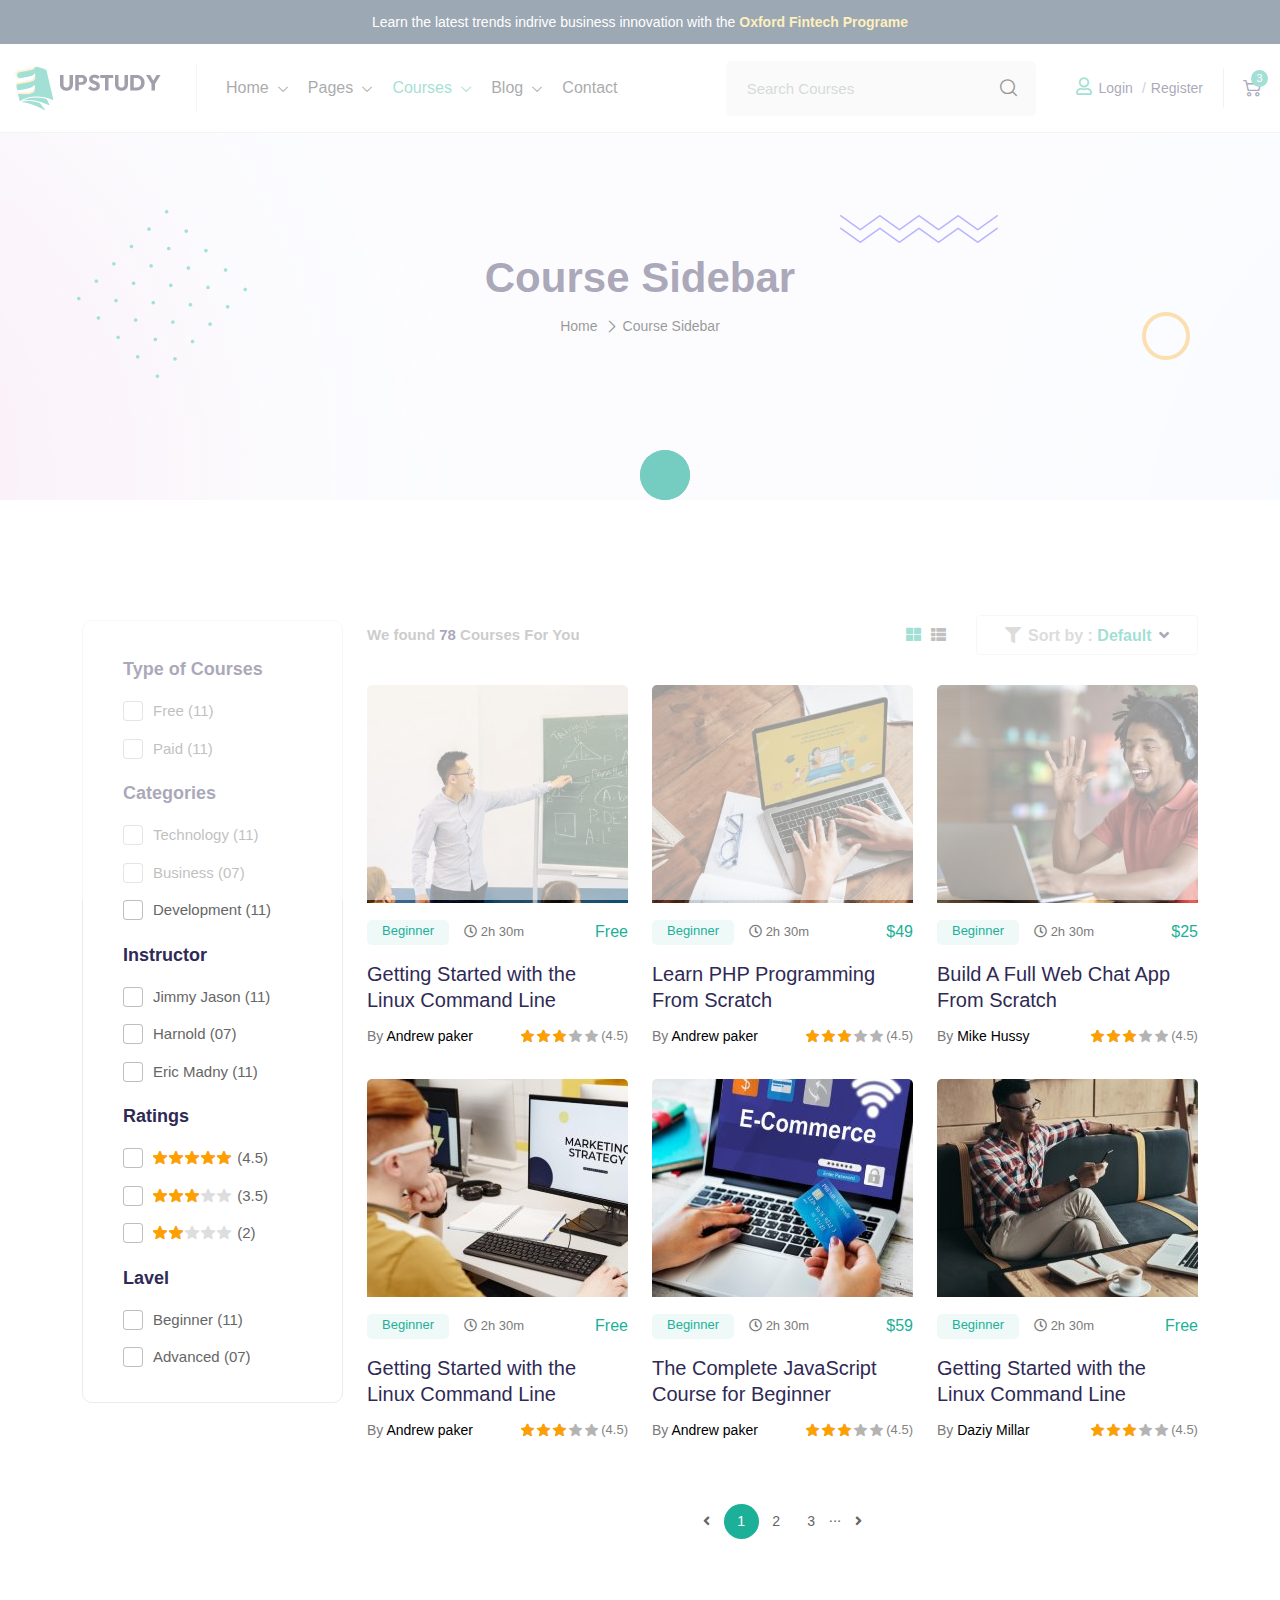
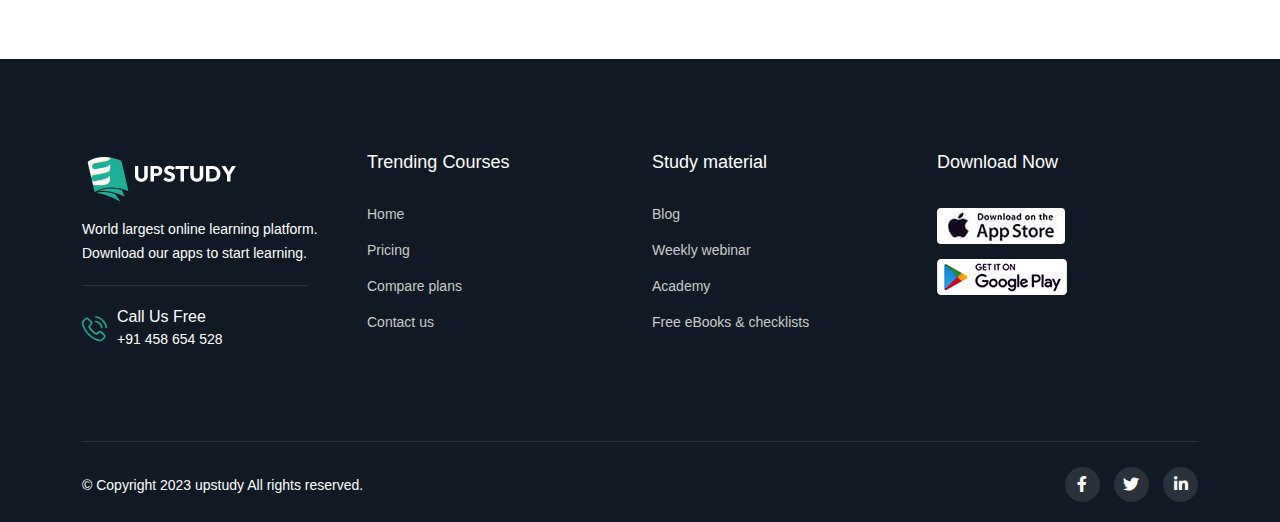
<file: course-grid.html>
<!doctype html>
<html class="no-js" lang="en">


<!-- Mirrored from thepixelcurve.com/html/upstudy/upstudy/course-grid.html by HTTrack Website Copier/3.x [XR&CO'2014], Mon, 22 May 2023 08:40:41 GMT -->
<head>
    <meta charset="utf-8">
    <meta http-equiv="x-ua-compatible" content="ie=edge">
    <title>Upstudy - Education & LMS HTML5 Template</title>
    <meta name="robots" content="noindex, follow" />
    <meta name="description" content="">
    <meta name="viewport" content="width=device-width, initial-scale=1, shrink-to-fit=no">
    <!-- Favicon -->
    <link rel="shortcut icon" type="image/x-icon" href="assets/images/favicon.png">

    <!-- CSS
	============================================ -->

    <!-- Icon Font CSS -->
    <link rel="stylesheet" href="assets/css/plugins/all.min.css">
    <link rel="stylesheet" href="assets/css/plugins/flaticon.css">

    <!-- Plugins CSS -->
    <link rel="stylesheet" href="assets/css/plugins/bootstrap.min.css">
    <link rel="stylesheet" href="assets/css/plugins/swiper-bundle.min.css">
    <link rel="stylesheet" href="assets/css/plugins/aos.css">
    <link rel="stylesheet" href="assets/css/plugins/nice-select.css">
    <link rel="stylesheet" href="assets/css/plugins/jquery.powertip.min.css">
    <link rel="stylesheet" href="assets/css/plugins/magnific-popup.css">

    <!-- Main Style CSS -->
    <link rel="stylesheet" href="assets/css/style.css">


    <!--====== Use the minified version files listed below for better performance and remove the files listed above ======-->
    <!-- <link rel="stylesheet" href="assets/css/vendor/plugins.min.css">
    <link rel="stylesheet" href="assets/css/style.min.css"> -->

</head>

<body>

    <div class="main-wrapper">


        <!-- Preloader start -->
        <div id="preloader">
            <div class="preloader">
                <span></span>
                <span></span>
            </div>
        </div>
        <!-- Preloader End -->

        <!-- Header Start  -->
        <div class="section header">
            <div class="header-top-section">
                <div class="container">
                    <div class="header-top-wrap">
                        <div class="header-top-content text-center">
                            <p>Learn the latest trends indrive business innovation with the <span>Oxford  Fintech Programe</span></p>
                        </div>
                    </div>
                </div>
            </div>
            <div class="header-bottom-section">

                <div class="container-fluid custom-container">
                    <div class="header-bottom-wrap">

                        <div class="header-logo-menu">

                            <!--  Header Logo Start  -->
                            <div class="header-logo">
                                <a href="index.html"><img src="assets/images/logo.png" alt="logo"></a>
                            </div>
                            <!--  Header Logo End  -->

                            <!--  Header Menu Start  -->
                            <div class="header-menu d-none d-lg-block">
                                <ul class="main-menu">
                                    <li>
                                        <a href="index.html">Home</a>
                                        <ul class="sub-menu">
                                            <li><a href="index.html">Main Demo</a></li>
                                            <li><a href="index-2.html">Course Hub</a></li>
                                            <li><a href="index-3.html">Distant Learning</a></li>
                                            <li><a href="index-4.html">Kindergarten</a></li>
                                            <li><a href="index-5.html">Language</a></li>
                                            <li><a href="index-6.html">University</a></li>
                                        </ul>
                                    </li>
                                    <li><a href="#">Pages</a>
                                        <ul class="sub-menu">
                                            <li><a href="about.html">About Us</a></li>
                                            <li><a href="team.html">Team</a></li>
                                            <li><a href="team-details.html">Team Single</a></li>
                                            <li><a href="event.html">Event</a></li>
                                            <li><a href="faq.html">Faq's</a></li>
                                            <li><a href="error.html">404 Page</a></li>
                                            <li><a href="login-register.html">Login Register</a></li>
                                        </ul>
                                    </li>
                                    <li class="active-menu"><a href="course-grid.html">Courses</a>
                                        <ul class="sub-menu">
                                            <li class="active"><a href="course-grid.html">Course Grid</a></li>
                                            <li><a href="course-list.html">Course List</a></li>
                                            <li><a href="course-details.html">Course Details</a></li>
                                        </ul>
                                    </li>
                                    <li><a href="blog.html">Blog</a>
                                        <ul class="sub-menu">
                                            <li><a href="blog.html">Blog</a></li>
                                            <li><a href="blog-list.html">Blog List</a></li>
                                            <li><a href="blog-details.html">Blog Details</a></li>
                                        </ul>
                                    </li>
                                    <li><a href="contact.html">Contact</a></li>
                                </ul>
                            </div>
                            <!--  Header Menu End  -->

                        </div>


                        <!-- Header Meta Start -->
                        <div class="header-meta">
                            <div class="header-search d-none d-xl-block">
                                <form action="#">
                                    <input type="text" placeholder="Search Courses">
                                    <button><i class="flaticon-loupe"></i></button>
                                </form>
                            </div>

                            <div class="header-login d-none d-lg-block">
                                <a class="link" href="login-register.html"><i class="far fa-user"></i> Login</a>
                                <a class="link" href="login-register.html">Register</a>
                            </div>

                            <div class="header-cart dropdown">
                                <button class="cart-btn" data-bs-toggle="dropdown">
                                    <i class="flaticon-shopping-cart"></i>
                                    <span class="count">3</span>
                                </button>
                                <div class="dropdown-menu dropdown-cart">
                                    <!-- Cart Items Start -->
                                    <div class="cart-items">
                                        <!-- Single Cart Item Start -->
                                        <div class="single-cart-item">
                                            <div class="item-image">
                                                <img src="assets/images/shop-cart-1.jpg" alt="Cart">
                                            </div>
                                            <div class="item-content">
                                                <h4 class="title"><a href="#">Smart Gear Watch</a></h4>
                                                <span class="quantity"> 2 x $59.99 </span>
                                            </div>
                                            <button class="btn-close"></button>
                                        </div>
                                        <!-- Single Cart Item End -->
                                        <!-- Single Cart Item Start -->
                                        <div class="single-cart-item">
                                            <div class="item-image">
                                                <img src="assets/images/shop-cart-2.jpg" alt="Cart">
                                            </div>
                                            <div class="item-content">
                                                <h4 class="title"><a href="#">Smart Gear Watch</a></h4>
                                                <span class="quantity"> 2 x $59.99 </span>
                                            </div>
                                            <button class="btn-close"></button>
                                        </div>
                                        <!-- Single Cart Item End -->
                                        <!-- Single Cart Item Start -->
                                        <div class="single-cart-item">
                                            <div class="item-image">
                                                <img src="assets/images/shop-cart-3.jpg" alt="Cart">
                                            </div>
                                            <div class="item-content">
                                                <h4 class="title"><a href="#">Smart Gear Watch</a></h4>
                                                <span class="quantity"> 2 x $59.99 </span>
                                            </div>
                                            <button class="btn-close"></button>
                                        </div>
                                        <!-- Single Cart Item End -->
                                    </div>
                                    <!-- Cart Items End -->

                                    <!-- Cart Total Start -->
                                    <div class="cart-total">
                                        <span class="label">Subtotal:</span>
                                        <span class="value">$229.95</span>
                                    </div>
                                    <!-- Cart Total End -->

                                    <!-- Cart Button Start -->
                                    <div class="cart-btns">
                                        <a href="#" class="btn">View Cart</a>
                                        <a href="#" class="btn btn-white">Checkout</a>
                                    </div>
                                    <!-- Cart Button End -->
                                </div>
                            </div>

                            <div class="header-toggle d-lg-none">
                                <button data-bs-toggle="offcanvas" data-bs-target="#offcanvasMenu">
                                    <span></span>
                                    <span></span>
                                    <span></span>
                                </button>
                            </div>

                        </div>
                        <!-- Header Meta End -->

                    </div>
                </div>


            </div>
        </div>
        <!-- Header End -->


        <!-- Offcanvas Start -->
        <div class="offcanvas offcanvas-start" id="offcanvasMenu">

            <div class="offcanvas-header">
                <!-- Offcanvas Logo Start -->
                <div class="offcanvas-logo">
                    <a href="index.html"><img src="assets/images/logo-white.png" alt=""></a>
                </div>
                <!-- Offcanvas Logo End -->

                <button type="button" class="close-btn" data-bs-dismiss="offcanvas"><i class="flaticon-close"></i></button>

            </div>
            <div class="offcanvas-body">
                <div class="offcanvas-menu">
                    <ul class="main-menu">
                        <li>
                            <a href="index.html">Home</a>
                            <ul class="sub-menu">
                                <li><a href="index.html">Main Demo</a></li>
                                <li><a href="index-2.html">Course Hub</a></li>
                                <li><a href="index-3.html">Distant Learning</a></li>
                                <li><a href="index-4.html">Kindergarten</a></li>
                                <li><a href="index-5.html">Language</a></li>
                                <li><a href="index-6.html">University</a></li>
                            </ul>
                        </li>
                        <li><a href="#">Pages</a>
                            <ul class="sub-menu">
                                <li><a href="about.html">About Us</a></li>
                                <li><a href="team.html">Team</a></li>
                                <li><a href="team-details.html">Team Single</a></li>
                                <li><a href="event.html">Event</a></li>
                                <li><a href="faq.html">Faq's</a></li>
                                <li><a href="error.html">404 Page</a></li>
                                <li><a href="login-register.html">Login Register</a></li>
                            </ul>
                        </li>
                        <li class="active-menu"><a href="course-grid.html">Courses</a>
                            <ul class="sub-menu">
                                <li class="active"><a href="course-grid.html">Course Grid</a></li>
                                <li><a href="course-list.html">Course List</a></li>
                                <li><a href="course-details.html">Course Details</a></li>
                            </ul>
                        </li>
                        <li><a href="blog.html">Blog</a>
                            <ul class="sub-menu">
                                <li><a href="blog.html">Blog</a></li>
                                <li><a href="blog-list.html">Blog List</a></li>
                                <li><a href="blog-details.html">Blog Details</a></li>
                            </ul>
                        </li>
                        <li><a href="contact.html">Contact</a></li>
                    </ul>
                </div>
            </div>
        </div>
        <!-- Offcanvas End -->


        <!-- Page Banner Start -->
        <div class="section page-banner-section" style="background-image: url(assets/images/bg/page-banner.jpg);">
            <div class="shape-1">
                <img src="assets/images/shape/shape-7.png" alt="">
            </div>
            <div class="shape-2">
                <img src="assets/images/shape/shape-1.png" alt="">
            </div>
            <div class="shape-3"></div>
            <div class="container">
                <div class="page-banner-wrap">
                    <div class="row">
                        <div class="col-lg-12">
                            <!-- Page Banner Content Start -->
                            <div class="page-banner text-center">
                                <h2 class="title">Course Sidebar</h2>
                                <ul class="breadcrumb justify-content-center">
                                    <li class="breadcrumb-item"><a href="#">Home</a></li>
                                    <li class="breadcrumb-item active" aria-current="page">Course Sidebar</li>
                                </ul>
                            </div>
                            <!-- Page Banner Content End -->
                        </div>
                    </div>
                </div>
            </div>
        </div>
        <!-- Page Banner End -->

        <!-- Course List Start -->
        <div class="section section-padding">
            <div class="container">

                <!-- Course List Wrapper Start -->
                <div class="course-list-wrapper">
                    <div class="row">
                        <div class="col-lg-3">
                            <!-- Sidebar Wrapper Start -->
                            <div class="sidebar-wrap-02">

                                <!-- Sidebar Wrapper Start -->
                                <div class="sidebar-widget-02">
                                    <h3 class="widget-title">Type of Courses</h3>

                                    <div class="widget-checkbox">
                                        <ul class="checkbox-list">
                                            <li class="form-check">
                                                <input class="form-check-input" type="checkbox" value="" id="checkbox1">
                                                <label class="form-check-label" for="checkbox1">Free (11)</label>
                                            </li>
                                            <li class="form-check">
                                                <input class="form-check-input" type="checkbox" value="" id="checkbox2">
                                                <label class="form-check-label" for="checkbox2">Paid (11)</label>
                                            </li>
                                        </ul>
                                    </div>
                                </div>
                                <!-- Sidebar Wrapper End -->

                                <!-- Sidebar Wrapper Start -->
                                <div class="sidebar-widget-02">
                                    <h3 class="widget-title">Categories</h3>

                                    <div class="widget-checkbox">
                                        <ul class="checkbox-list">
                                            <li class="form-check">
                                                <input class="form-check-input" type="checkbox" value="" id="checkbox3">
                                                <label class="form-check-label" for="checkbox3">Technology (11)</label>
                                            </li>
                                            <li class="form-check">
                                                <input class="form-check-input" type="checkbox" value="" id="checkbox4">
                                                <label class="form-check-label" for="checkbox4">Business (07)</label>
                                            </li>
                                            <li class="form-check">
                                                <input class="form-check-input" type="checkbox" value="" id="checkbox5">
                                                <label class="form-check-label" for="checkbox5">Development (11)</label>
                                            </li>
                                        </ul>
                                    </div>
                                </div>
                                <!-- Sidebar Wrapper End -->

                                <!-- Sidebar Wrapper Start -->
                                <div class="sidebar-widget-02">
                                    <h3 class="widget-title">Instructor</h3>

                                    <div class="widget-checkbox">
                                        <ul class="checkbox-list">
                                            <li class="form-check">
                                                <input class="form-check-input" type="checkbox" value="" id="checkbox6">
                                                <label class="form-check-label" for="checkbox6">Jimmy Jason (11)</label>
                                            </li>
                                            <li class="form-check">
                                                <input class="form-check-input" type="checkbox" value="" id="checkbox7">
                                                <label class="form-check-label" for="checkbox7">Harnold (07)</label>
                                            </li>
                                            <li class="form-check">
                                                <input class="form-check-input" type="checkbox" value="" id="checkbox8">
                                                <label class="form-check-label" for="checkbox8">Eric Madny (11)</label>
                                            </li>
                                        </ul>
                                    </div>
                                </div>
                                <!-- Sidebar Wrapper End -->

                                <!-- Sidebar Wrapper Start -->
                                <div class="sidebar-widget-02">
                                    <h3 class="widget-title">Ratings</h3>

                                    <div class="widget-checkbox">
                                        <ul class="checkbox-list">
                                            <li class="form-check">
                                                <input class="form-check-input" type="checkbox" value="" id="checkbox9">
                                                <label class="form-check-label" for="checkbox9">
                                                    <div class="rating">
                                                        <div class="rating-on" style="width: 100%;"></div>
                                                    </div> (4.5)
                                                </label>
                                            </li>
                                            <li class="form-check">
                                                <input class="form-check-input" type="checkbox" value="" id="checkbox10">
                                                <label class="form-check-label" for="checkbox10">
                                                    <div class="rating">
                                                        <div class="rating-on" style="width: 60%;"></div>
                                                    </div> (3.5)
                                                </label>
                                            </li>
                                            <li class="form-check">
                                                <input class="form-check-input" type="checkbox" value="" id="checkbox11">
                                                <label class="form-check-label" for="checkbox11">
                                                    <div class="rating">
                                                        <div class="rating-on" style="width: 40%;"></div>
                                                    </div> (2)
                                                </label>
                                            </li>
                                        </ul>
                                    </div>
                                </div>
                                <!-- Sidebar Wrapper End -->

                                <!-- Sidebar Wrapper Start -->
                                <div class="sidebar-widget-02">
                                    <h3 class="widget-title">Lavel</h3>

                                    <div class="widget-checkbox">
                                        <ul class="checkbox-list">
                                            <li class="form-check">
                                                <input class="form-check-input" type="checkbox" value="" id="checkbox12">
                                                <label class="form-check-label" for="checkbox12">Beginner (11)</label>
                                            </li>
                                            <li class="form-check">
                                                <input class="form-check-input" type="checkbox" value="" id="checkbox13">
                                                <label class="form-check-label" for="checkbox13">Advanced (07)</label>
                                            </li>
                                        </ul>
                                    </div>
                                </div>
                                <!-- Sidebar Wrapper End -->

                            </div>
                            <!-- Sidebar Wrapper End -->
                        </div>
                        <div class="col-lg-9">

                            <!-- Course Top Bar Start -->
                            <div class="course-top-bar">
                                <div class="course-top-text">
                                    <p>We found <span>78</span> Courses For You</p>
                                </div>
                                <div class="course-top-inner">
                                    <div class="course-top-menu">
                                        <ul class="nav">
                                            <li><button class="active" data-bs-toggle="tab" data-bs-target="#grid"><i class="fa fa-th-large"></i></button></li>
                                            <li><button data-bs-toggle="tab" data-bs-target="#list"><i class="fa fa-th-list"></i></button></li>
                                        </ul>
                                    </div>
                                    <div class="course-collapse-btn">
                                        <button class="btn collapsed" data-bs-toggle="collapse" data-bs-target="#collapseFilters">
                                            <i class="fa fa-filter"></i>
                                            Sort by : <span>Default </span>
                                            <i class="fa fa-angle-down"></i>
                                        </button>
                                    </div>
                                </div>
                            </div>
                            <!-- Course Top Bar End -->

                            <!-- Course Collapse Start -->
                            <div class="collapse" id="collapseFilters">
                                <div class="course-collapse">
                                    <div class="row">
                                        <div class="col-md-3">
                                            <!-- Sidebar Wrapper Start -->
                                            <div class="sidebar-widget-02">
                                                <h3 class="widget-title">Type of Courses</h3>

                                                <div class="widget-checkbox">
                                                    <ul class="checkbox-list">
                                                        <li class="form-check">
                                                            <input class="form-check-input" type="checkbox" value="" id="checkbox14">
                                                            <label class="form-check-label" for="checkbox14">Free (11)</label>
                                                        </li>
                                                        <li class="form-check">
                                                            <input class="form-check-input" type="checkbox" value="" id="checkbox15">
                                                            <label class="form-check-label" for="checkbox15">Paid (11)</label>
                                                        </li>
                                                    </ul>
                                                </div>
                                            </div>
                                            <!-- Sidebar Wrapper End -->
                                        </div>
                                        <div class="col-md-3">
                                            <!-- Sidebar Wrapper Start -->
                                            <div class="sidebar-widget-02">
                                                <h3 class="widget-title">Categories</h3>

                                                <div class="widget-checkbox">
                                                    <ul class="checkbox-list">
                                                        <li class="form-check">
                                                            <input class="form-check-input" type="checkbox" value="" id="checkbox16">
                                                            <label class="form-check-label" for="checkbox16">Technology (11)</label>
                                                        </li>
                                                        <li class="form-check">
                                                            <input class="form-check-input" type="checkbox" value="" id="checkbox17">
                                                            <label class="form-check-label" for="checkbox17">Business (07)</label>
                                                        </li>
                                                        <li class="form-check">
                                                            <input class="form-check-input" type="checkbox" value="" id="checkbox18">
                                                            <label class="form-check-label" for="checkbox18">Development (11)</label>
                                                        </li>
                                                    </ul>
                                                </div>
                                            </div>
                                            <!-- Sidebar Wrapper End -->
                                        </div>
                                        <div class="col-md-3">
                                            <!-- Sidebar Wrapper Start -->
                                            <div class="sidebar-widget-02">
                                                <h3 class="widget-title">Instructor</h3>

                                                <div class="widget-checkbox">
                                                    <ul class="checkbox-list">
                                                        <li class="form-check">
                                                            <input class="form-check-input" type="checkbox" value="" id="checkbox19">
                                                            <label class="form-check-label" for="checkbox19">Jimmy Jason (11)</label>
                                                        </li>
                                                        <li class="form-check">
                                                            <input class="form-check-input" type="checkbox" value="" id="checkbox20">
                                                            <label class="form-check-label" for="checkbox20">Harnold (07)</label>
                                                        </li>
                                                        <li class="form-check">
                                                            <input class="form-check-input" type="checkbox" value="" id="checkbox21">
                                                            <label class="form-check-label" for="checkbox21">Eric Madny (11)</label>
                                                        </li>
                                                    </ul>
                                                </div>
                                            </div>
                                            <!-- Sidebar Wrapper End -->
                                        </div>
                                        <div class="col-md-3">
                                            <!-- Sidebar Wrapper Start -->
                                            <div class="sidebar-widget-02">
                                                <h3 class="widget-title">Ratings</h3>

                                                <div class="widget-checkbox">
                                                    <ul class="checkbox-list">
                                                        <li class="form-check">
                                                            <input class="form-check-input" type="checkbox" value="" id="checkbox22">
                                                            <label class="form-check-label" for="checkbox22">
                                                                <div class="rating">
                                                                    <div class="rating-on" style="width: 100%;"></div>
                                                                </div> (4.5)
                                                            </label>
                                                        </li>
                                                        <li class="form-check">
                                                            <input class="form-check-input" type="checkbox" value="" id="checkbox23">
                                                            <label class="form-check-label" for="checkbox23">
                                                                <div class="rating">
                                                                    <div class="rating-on" style="width: 60%;"></div>
                                                                </div> (3.5)
                                                            </label>
                                                        </li>
                                                        <li class="form-check">
                                                            <input class="form-check-input" type="checkbox" value="" id="checkbox24">
                                                            <label class="form-check-label" for="checkbox24">
                                                                <div class="rating">
                                                                    <div class="rating-on" style="width: 40%;"></div>
                                                                </div> (2)
                                                            </label>
                                                        </li>
                                                    </ul>
                                                </div>
                                            </div>
                                            <!-- Sidebar Wrapper End -->
                                        </div>
                                    </div>
                                </div>
                            </div>
                            <!-- Course Collapse End -->

                            <div class="tab-content">
                                <div class="tab-pane fade show active" id="grid">
                                    <div class="row">
                                        <div class="col-lg-4 col-sm-6">
                                            <!-- Single Courses Start -->
                                            <div class="single-course">
                                                <div class="courses-image">
                                                    <a href="course-details.html"><img src="assets/images/courses/courses-1.jpg" alt="Courses"></a>
                                                </div>
                                                <div class="courses-content">
                                                    <div class="top-meta">
                                                        <div class="tag-time">
                                                            <a class="tag" href="#">Beginner</a>
                                                            <p class="time"><i class="far fa-clock"></i> 2h 30m</p>
                                                        </div>
                                                        <span class="price">
                                                        <span class="sale-price">Free</span>
                                                        </span>
                                                    </div>
                                                    <h3 class="title"><a href="course-details.html">Getting Started with the Linux Command Line</a></h3>
                                                    <div class="courses-meta">
                                                        <p class="author-name"><span>By</span> Andrew paker</p>
                                                        <div class="rating">
                                                            <div class="rating-star">
                                                                <div class="rating-active" style="width: 60%;"></div>
                                                            </div>
                                                            <span>(4.5)</span>
                                                        </div>
                                                    </div>
                                                </div>
                                            </div>
                                            <!-- Single Courses End -->
                                        </div>
                                        <div class="col-lg-4 col-sm-6">
                                            <!-- Single Courses Start -->
                                            <div class="single-course">
                                                <div class="courses-image">
                                                    <a href="course-details.html"><img src="assets/images/courses/courses-2.jpg" alt="Courses"></a>
                                                </div>
                                                <div class="courses-content">
                                                    <div class="top-meta">
                                                        <div class="tag-time">
                                                            <a class="tag" href="#">Beginner</a>
                                                            <p class="time"><i class="far fa-clock"></i> 2h 30m</p>
                                                        </div>
                                                        <span class="price">
                                                        <span class="sale-price">$49</span>
                                                        </span>
                                                    </div>
                                                    <h3 class="title"><a href="course-details.html">Learn PHP Programming From Scratch</a></h3>
                                                    <div class="courses-meta">
                                                        <p class="author-name"><span>By</span> Andrew paker</p>
                                                        <div class="rating">
                                                            <div class="rating-star">
                                                                <div class="rating-active" style="width: 60%;"></div>
                                                            </div>
                                                            <span>(4.5)</span>
                                                        </div>
                                                    </div>
                                                </div>
                                            </div>
                                            <!-- Single Courses End -->
                                        </div>
                                        <div class="col-lg-4 col-sm-6">
                                            <!-- Single Courses Start -->
                                            <div class="single-course">
                                                <div class="courses-image">
                                                    <a href="course-details.html"><img src="assets/images/courses/courses-3.jpg" alt="Courses"></a>
                                                </div>
                                                <div class="courses-content">
                                                    <div class="top-meta">
                                                        <div class="tag-time">
                                                            <a class="tag" href="#">Beginner</a>
                                                            <p class="time"><i class="far fa-clock"></i> 2h 30m</p>
                                                        </div>
                                                        <span class="price">
                                                        <span class="sale-price">$25</span>
                                                        </span>
                                                    </div>
                                                    <h3 class="title"><a href="course-details.html">Build A Full Web Chat App From Scratch</a></h3>
                                                    <div class="courses-meta">
                                                        <p class="author-name"><span>By</span> Mike Hussy</p>
                                                        <div class="rating">
                                                            <div class="rating-star">
                                                                <div class="rating-active" style="width: 60%;"></div>
                                                            </div>
                                                            <span>(4.5)</span>
                                                        </div>
                                                    </div>
                                                </div>
                                            </div>
                                            <!-- Single Courses End -->
                                        </div>
                                        <div class="col-lg-4 col-sm-6">
                                            <!-- Single Courses Start -->
                                            <div class="single-course">
                                                <div class="courses-image">
                                                    <a href="course-details.html"><img src="assets/images/courses/courses-4.jpg" alt="Courses"></a>
                                                </div>
                                                <div class="courses-content">
                                                    <div class="top-meta">
                                                        <div class="tag-time">
                                                            <a class="tag" href="#">Beginner</a>
                                                            <p class="time"><i class="far fa-clock"></i> 2h 30m</p>
                                                        </div>
                                                        <span class="price">
                                                        <span class="sale-price">Free</span>
                                                        </span>
                                                    </div>
                                                    <h3 class="title"><a href="course-details.html">Getting Started with the Linux Command Line</a></h3>
                                                    <div class="courses-meta">
                                                        <p class="author-name"><span>By</span> Andrew paker</p>
                                                        <div class="rating">
                                                            <div class="rating-star">
                                                                <div class="rating-active" style="width: 60%;"></div>
                                                            </div>
                                                            <span>(4.5)</span>
                                                        </div>
                                                    </div>
                                                </div>
                                            </div>
                                            <!-- Single Courses End -->
                                        </div>
                                        <div class="col-lg-4 col-sm-6">
                                            <!-- Single Courses Start -->
                                            <div class="single-course">
                                                <div class="courses-image">
                                                    <a href="course-details.html"><img src="assets/images/courses/courses-5.jpg" alt="Courses"></a>
                                                </div>
                                                <div class="courses-content">
                                                    <div class="top-meta">
                                                        <div class="tag-time">
                                                            <a class="tag" href="#">Beginner</a>
                                                            <p class="time"><i class="far fa-clock"></i> 2h 30m</p>
                                                        </div>
                                                        <span class="price">
                                                        <span class="sale-price">$59</span>
                                                        </span>
                                                    </div>
                                                    <h3 class="title"><a href="course-details.html">The Complete JavaScript Course for Beginner</a></h3>
                                                    <div class="courses-meta">
                                                        <p class="author-name"><span>By</span> Andrew paker</p>
                                                        <div class="rating">
                                                            <div class="rating-star">
                                                                <div class="rating-active" style="width: 60%;"></div>
                                                            </div>
                                                            <span>(4.5)</span>
                                                        </div>
                                                    </div>
                                                </div>
                                            </div>
                                            <!-- Single Courses End -->
                                        </div>
                                        <div class="col-lg-4 col-sm-6">
                                            <!-- Single Courses Start -->
                                            <div class="single-course">
                                                <div class="courses-image">
                                                    <a href="course-details.html"><img src="assets/images/courses/courses-6.jpg" alt="Courses"></a>
                                                </div>
                                                <div class="courses-content">
                                                    <div class="top-meta">
                                                        <div class="tag-time">
                                                            <a class="tag" href="#">Beginner</a>
                                                            <p class="time"><i class="far fa-clock"></i> 2h 30m</p>
                                                        </div>
                                                        <span class="price">
                                                        <span class="sale-price">Free</span>
                                                        </span>
                                                    </div>
                                                    <h3 class="title"><a href="course-details.html">Getting Started with the Linux Command Line</a></h3>
                                                    <div class="courses-meta">
                                                        <p class="author-name"><span>By</span> Daziy Millar</p>
                                                        <div class="rating">
                                                            <div class="rating-star">
                                                                <div class="rating-active" style="width: 60%;"></div>
                                                            </div>
                                                            <span>(4.5)</span>
                                                        </div>
                                                    </div>
                                                </div>
                                            </div>
                                            <!-- Single Courses End -->
                                        </div>
                                    </div>
                                </div>
                                <div class="tab-pane fade " id="list">
                                    <!-- Course List Start -->
                                    <div class="course-list-items">

                                        <!-- Course List Start -->
                                        <div class="single-course-list">
                                            <div class="course-image">
                                                <a href="course-details.html"><img src="assets/images/courses/courses-1.jpg" alt="Courses"></a>
                                            </div>
                                            <div class="course-content">
                                                <div class="top-meta">
                                                    <a class="tag" href="#">Beginner</a>
                                                    <span class="price">
                                            <span class="sale-price">Free</span>
                                                    </span>
                                                </div>
                                                <h3 class="title"><a href="course-details.html">Getting Started with the Linux Command Line</a></h3>
                                                <span class="author-name">Andrew paker</span>

                                                <p>Managing a popular open source project can be daunting at first. How do we maintain all these issues, or automatically trigger</p>

                                                <div class="bottom-meta">
                                                    <p class="meta-action"><i class="far fa-user"></i> 79</p>
                                                    <p class="meta-action"><i class="far fa-clock"></i> 2h 20min</p>
                                                    <div class="rating">
                                                        <div class="rating-star">
                                                            <div class="rating-active" style="width: 60%;"></div>
                                                        </div>
                                                        <span>(4.5)</span>
                                                    </div>
                                                </div>
                                            </div>
                                        </div>
                                        <!-- Course List End -->

                                        <!-- Course List Start -->
                                        <div class="single-course-list">
                                            <div class="course-image">
                                                <a href="course-details.html"><img src="assets/images/courses/courses-2.jpg" alt="Courses"></a>
                                            </div>
                                            <div class="course-content">
                                                <div class="top-meta">
                                                    <a class="tag" href="#">Beginner</a>
                                                    <span class="price">
                                                      <span class="sale-price">$49</span>
                                                    </span>
                                                </div>
                                                <h3 class="title"><a href="course-details.html">Learn PHP Programming From Scratch</a></h3>
                                                <span class="author-name">Daziy Millar</span>

                                                <p>Managing a popular open source project can be daunting at first. How do we maintain all these issues, or automatically trigger</p>

                                                <div class="bottom-meta">
                                                    <p class="meta-action"><i class="far fa-user"></i> 79</p>
                                                    <p class="meta-action"><i class="far fa-clock"></i> 2h 20min</p>
                                                    <div class="rating">
                                                        <div class="rating-star">
                                                            <div class="rating-active" style="width: 60%;"></div>
                                                        </div>
                                                        <span>(4.5)</span>
                                                    </div>
                                                </div>
                                            </div>
                                        </div>
                                        <!-- Course List End -->

                                        <!-- Course List Start -->
                                        <div class="single-course-list">
                                            <div class="course-image">
                                                <a href="course-details.html"><img src="assets/images/courses/courses-3.jpg" alt="Courses"></a>
                                            </div>
                                            <div class="course-content">
                                                <div class="top-meta">
                                                    <a class="tag" href="#">Beginner</a>
                                                    <span class="price">
                                                       <span class="sale-price">$29</span>
                                                    </span>
                                                </div>
                                                <h3 class="title"><a href="course-details.html">The Complete JavaScript Course for Beginner</a></h3>
                                                <span class="author-name">Andrew paker</span>

                                                <p>Managing a popular open source project can be daunting at first. How do we maintain all these issues, or automatically trigger</p>

                                                <div class="bottom-meta">
                                                    <p class="meta-action"><i class="far fa-user"></i> 79</p>
                                                    <p class="meta-action"><i class="far fa-clock"></i> 2h 20min</p>
                                                    <div class="rating">
                                                        <div class="rating-star">
                                                            <div class="rating-active" style="width: 60%;"></div>
                                                        </div>
                                                        <span>(4.5)</span>
                                                    </div>
                                                </div>
                                            </div>
                                        </div>
                                        <!-- Course List End -->

                                    </div>
                                    <!-- Course List End -->
                                </div>
                            </div>

                            <!-- Page Pagination Start -->
                            <div class="upstudy-pagination">
                                <ul class="pagination justify-content-center">
                                    <li><a href="#"><i class="fa fa-angle-left"></i></a></li>
                                    <li><a class="active" href="course-grid.html">1</a></li>
                                    <li><a href="course-grid.html">2</a></li>
                                    <li><a href="course-grid.html">3</a></li>
                                    <li><span>...</span></li>
                                    <li><a href="course-grid.html"><i class="fa fa-angle-right"></i></a></li>
                                </ul>
                            </div>
                            <!-- Page Pagination End -->

                        </div>
                    </div>
                </div>
                <!-- Course List Wrapper End -->

            </div>
        </div>
        <!-- Course List End -->


        <!-- Footer Start -->
        <div class="footer-section section">
            <div class="container">

                <!-- Footer Widget Wrapper Start -->
                <div class="footer-widget-wrap">
                    <div class="row">

                        <div class="col-lg-3 col-sm-6">
                            <!-- Footer Widget Start -->
                            <div class="footer-widget widget-about">
                                <div class="footer-logo">
                                    <a href="index.html"><img src="assets/images/logo-white.png" alt=""></a>
                                </div>
                                <p class="text">World largest online learning platform. Download our apps to start learning.</p>
                                <div class="widget-info">
                                    <div class="info-icon">
                                        <i class="flaticon-phone-call"></i>
                                    </div>
                                    <div class="info-text">
                                        <p class="call-text">Call Us Free</p>
                                        <a href="tel:+91458654528">+91 458 654 528</a>
                                    </div>
                                </div>
                            </div>
                            <!-- Footer Widget End -->
                        </div>

                        <div class="col-lg-3 col-sm-6">
                            <!-- Footer Widget Start -->
                            <div class="footer-widget">
                                <h4 class="footer-widget-title">Trending Courses</h4>
                                <div class="widget-link">
                                    <ul class="link">
                                        <li><a href="index.html">Home </a></li>
                                        <li><a href="#">Pricing</a></li>
                                        <li><a href="about.html">Compare plans</a></li>
                                        <li><a href="contact.html">Contact us</a></li>
                                    </ul>
                                </div>
                            </div>
                            <!-- Footer Widget End -->
                        </div>

                        <div class="col-lg-3 col-sm-6">
                            <!-- Footer Widget Start -->
                            <div class="footer-widget">
                                <h4 class="footer-widget-title">Study material</h4>
                                <div class="widget-link">
                                    <ul class="link">
                                        <li><a href="blog.html">Blog</a></li>
                                        <li><a href="#">Weekly webinar</a></li>
                                        <li><a href="#">Academy</a></li>
                                        <li><a href="#">Free eBooks & checklists</a></li>
                                    </ul>
                                </div>
                            </div>
                            <!-- Footer Widget End -->
                        </div>
                        <div class="col-lg-3 col-sm-6">
                            <!-- Footer Widget Start -->
                            <div class="footer-widget">
                                <h4 class="footer-widget-title">Download Now</h4>
                                <div class="widget-download">
                                    <a href="#"><img src="assets/images/app-1.jpg" alt=""></a>
                                    <a href="#"><img src="assets/images/app-2.png" alt=""></a>
                                </div>
                            </div>
                            <!-- Footer Widget End -->
                        </div>
                    </div>
                </div>
                <!-- Footer Widget Wrapper End -->

                <!-- Footer Copyright Start -->
                <div class="footer-copyright">
                    <div class="copyright-wrapper">
                        <div class="row align-items-center">
                            <div class="col-lg-6 col-md-6">
                                <!-- Footer Copyright Text Start -->
                                <div class="copyright-text">
                                    <p>© Copyright 2023 upstudy All rights reserved. </p>
                                </div>
                                <!-- Footer Copyright Text End -->
                            </div>
                            <div class="col-lg-6 col-md-6">
                                <!-- Footer Copyright Social Start -->
                                <div class="copyright-social">
                                    <ul class="social">
                                        <li><a href="#"><i class="fab fa-facebook-f"></i></a></li>
                                        <li><a href="#"><i class="fab fa-twitter"></i></a></li>
                                        <li><a href="#"><i class="fab fa-linkedin-in"></i></a></li>
                                    </ul>
                                </div>
                                <!-- Footer Copyright Social End -->
                            </div>
                        </div>
                    </div>
                </div>
                <!-- Footer Copyright End -->

            </div>
        </div>
        <!-- Footer End -->

        <!-- back to top start -->
        <div class="progress-wrap">
            <svg class="progress-circle svg-content" width="100%" height="100%" viewBox="-1 -1 102 102">
                <path d="M50,1 a49,49 0 0,1 0,98 a49,49 0 0,1 0,-98" />
            </svg>
        </div>
        <!-- back to top end -->


        <!-- course hover Start -->
        <div id="course-hover">
            <div class="course-hover">
                <div class="courses-content">
                    <div class="top-meta"><a class="tag" href="#">Beginner</a></div>
                    <h3 class="title"><a href="course-details.html">Design 101: Product & Web Design Course</a></h3>
                </div>
                <div class="rating">
                    <div class="rating-star">
                        <div class="rating-active" style="width: 60%;"></div>
                    </div>
                    <span>(4.5)</span>
                </div>
                <p class="price">Free</p>
                <p>World-class training and programs developed by top teachers Lorem ipsum dolor sit amet consectur adip iscing elit sed eiusmod tempor.</p>
                <div class="courses-meta">
                    <p class="student"><i class="flaticon-google-docs"></i> 10 Lessons</p>
                    <p class="student"><i class="far fa-clock"></i> 03 Hours</p>
                </div>
                <div class="courses-btn"><a class="btn" href="course-details.html">Course Full Details</a></div>
            </div>
        </div>
        <!-- course hover End -->

    </div>

    <!-- JS
    ============================================ -->
    <script src="assets/js/vendor/jquery-1.12.4.min.js"></script>
    <script src="assets/js/vendor/modernizr-3.11.2.min.js"></script>

    <!-- Bootstrap JS -->
    <script src="assets/js/plugins/popper.min.js"></script>
    <script src="assets/js/plugins/bootstrap.min.js"></script>

    <!-- Plugins JS -->
    <script src="assets/js/plugins/swiper-bundle.min.js"></script>
    <script src="assets/js/plugins/aos.js"></script>
    <script src="assets/js/plugins/waypoints.min.js"></script>
    <script src="assets/js/plugins/jquery.counterup.min.js"></script>
    <script src="assets/js/plugins/jquery.nice-select.min.js"></script>
    <script src="assets/js/plugins/back-to-top.js"></script>
    <script src="assets/js/plugins/jquery.powertip.min.js"></script>
    <script src="assets/js/plugins/jquery.magnific-popup.min.js"></script>

    <!--====== Use the minified version files listed below for better performance and remove the files listed above ======-->


    <!-- Main JS -->
    <script src="assets/js/main.js"></script>

</body>


<!-- Mirrored from thepixelcurve.com/html/upstudy/upstudy/course-grid.html by HTTrack Website Copier/3.x [XR&CO'2014], Mon, 22 May 2023 08:40:41 GMT -->
</html>
</file>
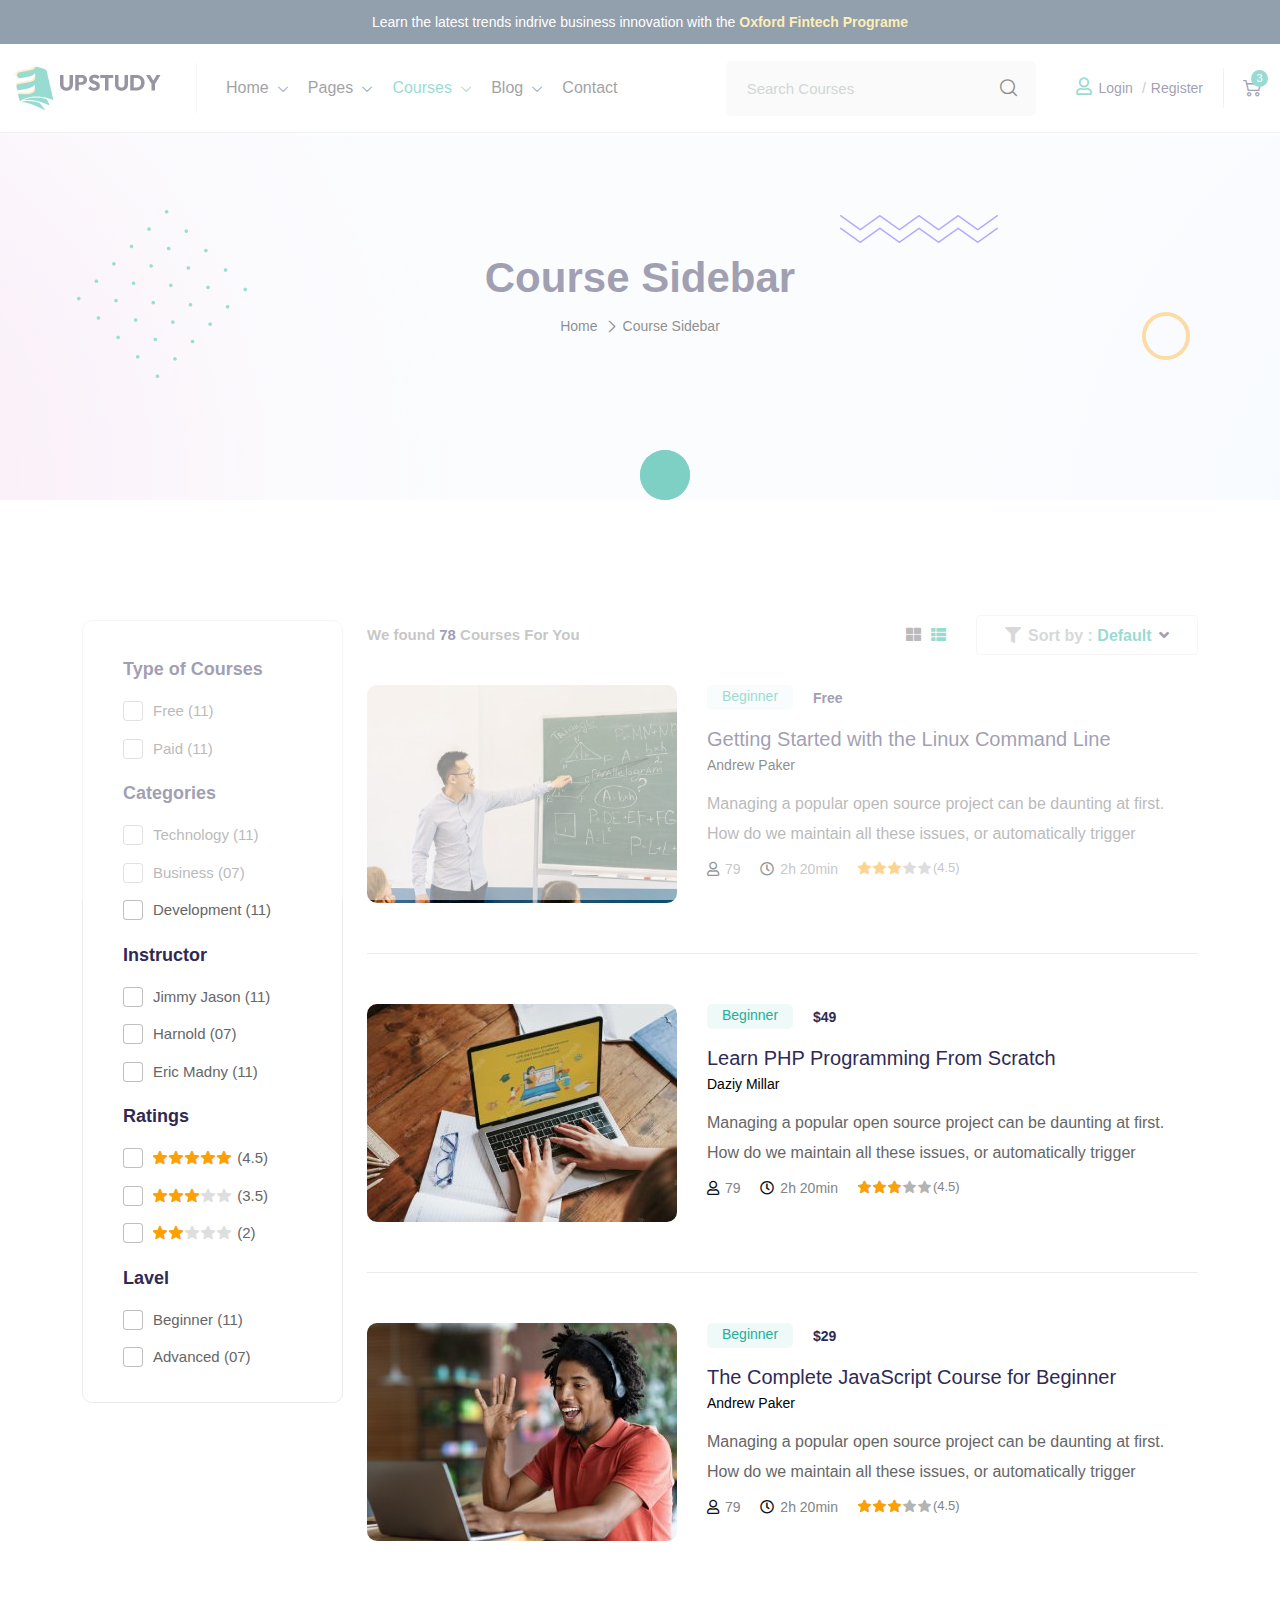
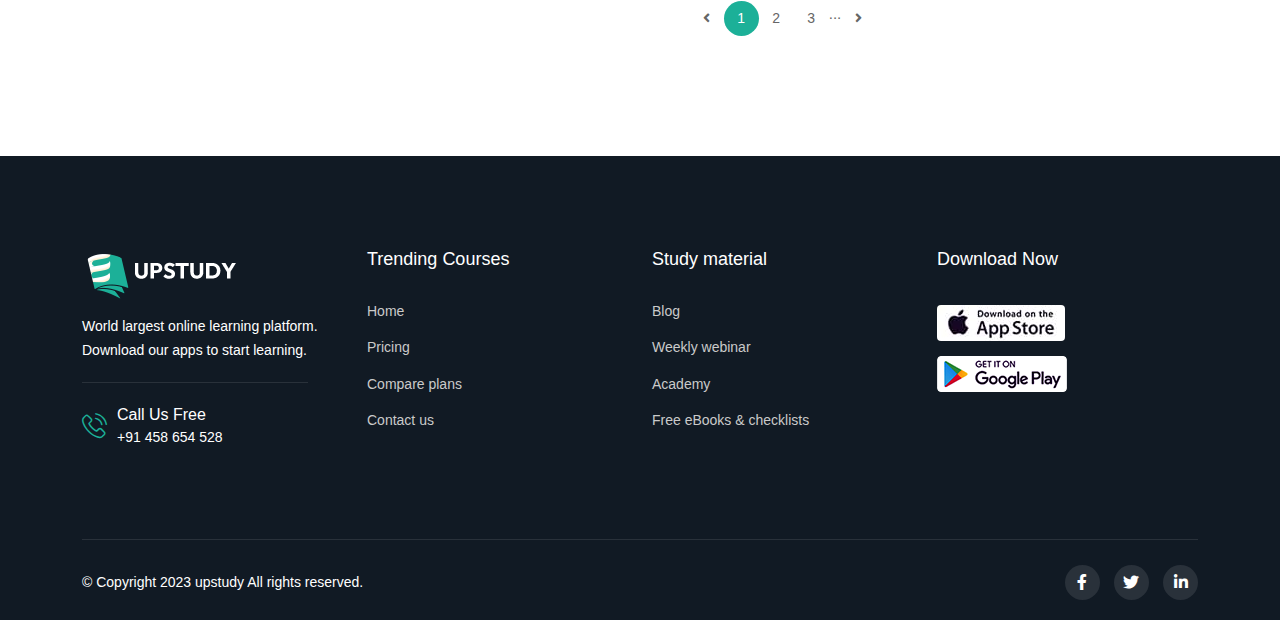
<file: course-list.html>
<!doctype html>
<html class="no-js" lang="en">


<!-- Mirrored from thepixelcurve.com/html/upstudy/upstudy/course-list.html by HTTrack Website Copier/3.x [XR&CO'2014], Mon, 22 May 2023 08:40:41 GMT -->
<head>
    <meta charset="utf-8">
    <meta http-equiv="x-ua-compatible" content="ie=edge">
    <title>Upstudy - Education & LMS HTML5 Template</title>
    <meta name="robots" content="noindex, follow" />
    <meta name="description" content="">
    <meta name="viewport" content="width=device-width, initial-scale=1, shrink-to-fit=no">
    <!-- Favicon -->
    <link rel="shortcut icon" type="image/x-icon" href="assets/images/favicon.png">

    <!-- CSS
	============================================ -->

    <!-- Icon Font CSS -->
    <link rel="stylesheet" href="assets/css/plugins/all.min.css">
    <link rel="stylesheet" href="assets/css/plugins/flaticon.css">

    <!-- Plugins CSS -->
    <link rel="stylesheet" href="assets/css/plugins/bootstrap.min.css">
    <link rel="stylesheet" href="assets/css/plugins/swiper-bundle.min.css">
    <link rel="stylesheet" href="assets/css/plugins/aos.css">
    <link rel="stylesheet" href="assets/css/plugins/nice-select.css">
    <link rel="stylesheet" href="assets/css/plugins/jquery.powertip.min.css">
    <link rel="stylesheet" href="assets/css/plugins/magnific-popup.css">

    <!-- Main Style CSS -->
    <link rel="stylesheet" href="assets/css/style.css">


    <!--====== Use the minified version files listed below for better performance and remove the files listed above ======-->
    <!-- <link rel="stylesheet" href="assets/css/vendor/plugins.min.css">
    <link rel="stylesheet" href="assets/css/style.min.css"> -->

</head>

<body>

    <div class="main-wrapper">


        <!-- Preloader start -->
        <div id="preloader">
            <div class="preloader">
                <span></span>
                <span></span>
            </div>
        </div>
        <!-- Preloader End -->

        <!-- Header Start  -->
        <div class="section header">
            <div class="header-top-section">
                <div class="container">
                    <div class="header-top-wrap">
                        <div class="header-top-content text-center">
                            <p>Learn the latest trends indrive business innovation with the <span>Oxford  Fintech Programe</span></p>
                        </div>
                    </div>
                </div>
            </div>
            <div class="header-bottom-section">

                <div class="container-fluid custom-container">
                    <div class="header-bottom-wrap">

                        <div class="header-logo-menu">

                            <!--  Header Logo Start  -->
                            <div class="header-logo">
                                <a href="index.html"><img src="assets/images/logo.png" alt="logo"></a>
                            </div>
                            <!--  Header Logo End  -->

                            <!--  Header Menu Start  -->
                            <div class="header-menu d-none d-lg-block">
                                <ul class="main-menu">
                                    <li>
                                        <a href="index.html">Home</a>
                                        <ul class="sub-menu">
                                            <li><a href="index.html">Main Demo</a></li>
                                            <li><a href="index-2.html">Course Hub</a></li>
                                            <li><a href="index-3.html">Distant Learning</a></li>
                                            <li><a href="index-4.html">Kindergarten</a></li>
                                            <li><a href="index-5.html">Language</a></li>
                                            <li><a href="index-6.html">University</a></li>
                                        </ul>
                                    </li>
                                    <li><a href="#">Pages</a>
                                        <ul class="sub-menu">
                                            <li><a href="about.html">About Us</a></li>
                                            <li><a href="team.html">Team</a></li>
                                            <li><a href="team-details.html">Team Single</a></li>
                                            <li><a href="event.html">Event</a></li>
                                            <li><a href="faq.html">Faq's</a></li>
                                            <li><a href="error.html">404 Page</a></li>
                                            <li><a href="login-register.html">Login Register</a></li>
                                        </ul>
                                    </li>
                                    <li class="active-menu"><a href="course-grid.html">Courses</a>
                                        <ul class="sub-menu">
                                            <li><a href="course-grid.html">Course Grid</a></li>
                                            <li class="active"><a href="course-list.html">Course List</a></li>
                                            <li><a href="course-details.html">Course Details</a></li>
                                        </ul>
                                    </li>
                                    <li><a href="blog.html">Blog</a>
                                        <ul class="sub-menu">
                                            <li><a href="blog.html">Blog</a></li>
                                            <li><a href="blog-list.html">Blog List</a></li>
                                            <li><a href="blog-details.html">Blog Details</a></li>
                                        </ul>
                                    </li>
                                    <li><a href="contact.html">Contact</a></li>
                                </ul>
                            </div>
                            <!--  Header Menu End  -->

                        </div>


                        <!-- Header Meta Start -->
                        <div class="header-meta">
                            <div class="header-search d-none d-xl-block">
                                <form action="#">
                                    <input type="text" placeholder="Search Courses">
                                    <button><i class="flaticon-loupe"></i></button>
                                </form>
                            </div>

                            <div class="header-login d-none d-lg-block">
                                <a class="link" href="login-register.html"><i class="far fa-user"></i> Login</a>
                                <a class="link" href="login-register.html">Register</a>
                            </div>

                            <div class="header-cart dropdown">
                                <button class="cart-btn" data-bs-toggle="dropdown">
                                    <i class="flaticon-shopping-cart"></i>
                                    <span class="count">3</span>
                                </button>
                                <div class="dropdown-menu dropdown-cart">
                                    <!-- Cart Items Start -->
                                    <div class="cart-items">
                                        <!-- Single Cart Item Start -->
                                        <div class="single-cart-item">
                                            <div class="item-image">
                                                <img src="assets/images/shop-cart-1.jpg" alt="Cart">
                                            </div>
                                            <div class="item-content">
                                                <h4 class="title"><a href="#">Smart Gear Watch</a></h4>
                                                <span class="quantity"> 2 x $59.99 </span>
                                            </div>
                                            <button class="btn-close"></button>
                                        </div>
                                        <!-- Single Cart Item End -->
                                        <!-- Single Cart Item Start -->
                                        <div class="single-cart-item">
                                            <div class="item-image">
                                                <img src="assets/images/shop-cart-2.jpg" alt="Cart">
                                            </div>
                                            <div class="item-content">
                                                <h4 class="title"><a href="#">Smart Gear Watch</a></h4>
                                                <span class="quantity"> 2 x $59.99 </span>
                                            </div>
                                            <button class="btn-close"></button>
                                        </div>
                                        <!-- Single Cart Item End -->
                                        <!-- Single Cart Item Start -->
                                        <div class="single-cart-item">
                                            <div class="item-image">
                                                <img src="assets/images/shop-cart-3.jpg" alt="Cart">
                                            </div>
                                            <div class="item-content">
                                                <h4 class="title"><a href="#">Smart Gear Watch</a></h4>
                                                <span class="quantity"> 2 x $59.99 </span>
                                            </div>
                                            <button class="btn-close"></button>
                                        </div>
                                        <!-- Single Cart Item End -->
                                    </div>
                                    <!-- Cart Items End -->

                                    <!-- Cart Total Start -->
                                    <div class="cart-total">
                                        <span class="label">Subtotal:</span>
                                        <span class="value">$229.95</span>
                                    </div>
                                    <!-- Cart Total End -->

                                    <!-- Cart Button Start -->
                                    <div class="cart-btns">
                                        <a href="#" class="btn">View Cart</a>
                                        <a href="#" class="btn btn-white">Checkout</a>
                                    </div>
                                    <!-- Cart Button End -->
                                </div>
                            </div>

                            <div class="header-toggle d-lg-none">
                                <button data-bs-toggle="offcanvas" data-bs-target="#offcanvasMenu">
                                    <span></span>
                                    <span></span>
                                    <span></span>
                                </button>
                            </div>

                        </div>
                        <!-- Header Meta End -->

                    </div>
                </div>


            </div>
        </div>
        <!-- Header End -->


        <!-- Offcanvas Start -->
        <div class="offcanvas offcanvas-start" id="offcanvasMenu">

            <div class="offcanvas-header">
                <!-- Offcanvas Logo Start -->
                <div class="offcanvas-logo">
                    <a href="index.html"><img src="assets/images/logo-white.png" alt=""></a>
                </div>
                <!-- Offcanvas Logo End -->

                <button type="button" class="close-btn" data-bs-dismiss="offcanvas"><i class="flaticon-close"></i></button>

            </div>
            <div class="offcanvas-body">
                <div class="offcanvas-menu">
                    <ul class="main-menu">
                        <li>
                            <a href="index.html">Home</a>
                            <ul class="sub-menu">
                                <li><a href="index.html">Main Demo</a></li>
                                <li><a href="index-2.html">Course Hub</a></li>
                                <li><a href="index-3.html">Distant Learning</a></li>
                                <li><a href="index-4.html">Kindergarten</a></li>
                                <li><a href="index-5.html">Language</a></li>
                                <li><a href="index-6.html">University</a></li>
                            </ul>
                        </li>
                        <li><a href="#">Pages</a>
                            <ul class="sub-menu">
                                <li><a href="about.html">About Us</a></li>
                                <li><a href="team.html">Team</a></li>
                                <li><a href="team-details.html">Team Single</a></li>
                                <li><a href="event.html">Event</a></li>
                                <li><a href="faq.html">Faq's</a></li>
                                <li><a href="error.html">404 Page</a></li>
                                <li><a href="login-register.html">Login Register</a></li>
                            </ul>
                        </li>
                        <li class="active-menu"><a href="course-grid.html">Courses</a>
                            <ul class="sub-menu">
                                <li><a href="course-grid.html">Course Grid</a></li>
                                <li class="active"><a href="course-list.html">Course List</a></li>
                                <li><a href="course-details.html">Course Details</a></li>
                            </ul>
                        </li>
                        <li><a href="blog.html">Blog</a>
                            <ul class="sub-menu">
                                <li><a href="blog.html">Blog</a></li>
                                <li><a href="blog-list.html">Blog List</a></li>
                                <li><a href="blog-details.html">Blog Details</a></li>
                            </ul>
                        </li>
                        <li><a href="contact.html">Contact</a></li>
                    </ul>
                </div>
            </div>
        </div>
        <!-- Offcanvas End -->


        <!-- Page Banner Start -->
        <div class="section page-banner-section" style="background-image: url(assets/images/bg/page-banner.jpg);">
            <div class="shape-1">
                <img src="assets/images/shape/shape-7.png" alt="">
            </div>
            <div class="shape-2">
                <img src="assets/images/shape/shape-1.png" alt="">
            </div>
            <div class="shape-3"></div>
            <div class="container">
                <div class="page-banner-wrap">
                    <div class="row">
                        <div class="col-lg-12">
                            <!-- Page Banner Content Start -->
                            <div class="page-banner text-center">
                                <h2 class="title">Course Sidebar</h2>
                                <ul class="breadcrumb justify-content-center">
                                    <li class="breadcrumb-item"><a href="#">Home</a></li>
                                    <li class="breadcrumb-item active" aria-current="page">Course Sidebar</li>
                                </ul>
                            </div>
                            <!-- Page Banner Content End -->
                        </div>
                    </div>
                </div>
            </div>
        </div>
        <!-- Page Banner End -->

        <!-- Course List Start -->
        <div class="section section-padding">
            <div class="container">

                <!-- Course List Wrapper Start -->
                <div class="course-list-wrapper">
                    <div class="row">
                        <div class="col-lg-3">
                            <!-- Sidebar Wrapper Start -->
                            <div class="sidebar-wrap-02">

                                <!-- Sidebar Wrapper Start -->
                                <div class="sidebar-widget-02">
                                    <h3 class="widget-title">Type of Courses</h3>

                                    <div class="widget-checkbox">
                                        <ul class="checkbox-list">
                                            <li class="form-check">
                                                <input class="form-check-input" type="checkbox" value="" id="checkbox1">
                                                <label class="form-check-label" for="checkbox1">Free (11)</label>
                                            </li>
                                            <li class="form-check">
                                                <input class="form-check-input" type="checkbox" value="" id="checkbox2">
                                                <label class="form-check-label" for="checkbox2">Paid (11)</label>
                                            </li>
                                        </ul>
                                    </div>
                                </div>
                                <!-- Sidebar Wrapper End -->

                                <!-- Sidebar Wrapper Start -->
                                <div class="sidebar-widget-02">
                                    <h3 class="widget-title">Categories</h3>

                                    <div class="widget-checkbox">
                                        <ul class="checkbox-list">
                                            <li class="form-check">
                                                <input class="form-check-input" type="checkbox" value="" id="checkbox3">
                                                <label class="form-check-label" for="checkbox3">Technology (11)</label>
                                            </li>
                                            <li class="form-check">
                                                <input class="form-check-input" type="checkbox" value="" id="checkbox4">
                                                <label class="form-check-label" for="checkbox4">Business (07)</label>
                                            </li>
                                            <li class="form-check">
                                                <input class="form-check-input" type="checkbox" value="" id="checkbox5">
                                                <label class="form-check-label" for="checkbox5">Development (11)</label>
                                            </li>
                                        </ul>
                                    </div>
                                </div>
                                <!-- Sidebar Wrapper End -->

                                <!-- Sidebar Wrapper Start -->
                                <div class="sidebar-widget-02">
                                    <h3 class="widget-title">Instructor</h3>

                                    <div class="widget-checkbox">
                                        <ul class="checkbox-list">
                                            <li class="form-check">
                                                <input class="form-check-input" type="checkbox" value="" id="checkbox6">
                                                <label class="form-check-label" for="checkbox6">Jimmy Jason (11)</label>
                                            </li>
                                            <li class="form-check">
                                                <input class="form-check-input" type="checkbox" value="" id="checkbox7">
                                                <label class="form-check-label" for="checkbox7">Harnold (07)</label>
                                            </li>
                                            <li class="form-check">
                                                <input class="form-check-input" type="checkbox" value="" id="checkbox8">
                                                <label class="form-check-label" for="checkbox8">Eric Madny (11)</label>
                                            </li>
                                        </ul>
                                    </div>
                                </div>
                                <!-- Sidebar Wrapper End -->

                                <!-- Sidebar Wrapper Start -->
                                <div class="sidebar-widget-02">
                                    <h3 class="widget-title">Ratings</h3>

                                    <div class="widget-checkbox">
                                        <ul class="checkbox-list">
                                            <li class="form-check">
                                                <input class="form-check-input" type="checkbox" value="" id="checkbox9">
                                                <label class="form-check-label" for="checkbox9">
                                                    <div class="rating">
                                                        <div class="rating-on" style="width: 100%;"></div>
                                                    </div> (4.5)
                                                </label>
                                            </li>
                                            <li class="form-check">
                                                <input class="form-check-input" type="checkbox" value="" id="checkbox10">
                                                <label class="form-check-label" for="checkbox10">
                                                    <div class="rating">
                                                        <div class="rating-on" style="width: 60%;"></div>
                                                    </div> (3.5)
                                                </label>
                                            </li>
                                            <li class="form-check">
                                                <input class="form-check-input" type="checkbox" value="" id="checkbox11">
                                                <label class="form-check-label" for="checkbox11">
                                                    <div class="rating">
                                                        <div class="rating-on" style="width: 40%;"></div>
                                                    </div> (2)
                                                </label>
                                            </li>
                                        </ul>
                                    </div>
                                </div>
                                <!-- Sidebar Wrapper End -->

                                <!-- Sidebar Wrapper Start -->
                                <div class="sidebar-widget-02">
                                    <h3 class="widget-title">Lavel</h3>

                                    <div class="widget-checkbox">
                                        <ul class="checkbox-list">
                                            <li class="form-check">
                                                <input class="form-check-input" type="checkbox" value="" id="checkbox12">
                                                <label class="form-check-label" for="checkbox12">Beginner (11)</label>
                                            </li>
                                            <li class="form-check">
                                                <input class="form-check-input" type="checkbox" value="" id="checkbox13">
                                                <label class="form-check-label" for="checkbox13">Advanced (07)</label>
                                            </li>
                                        </ul>
                                    </div>
                                </div>
                                <!-- Sidebar Wrapper End -->

                            </div>
                            <!-- Sidebar Wrapper End -->
                        </div>
                        <div class="col-lg-9">

                            <!-- Course Top Bar Start -->
                            <div class="course-top-bar">
                                <div class="course-top-text">
                                    <p>We found <span>78</span> Courses For You</p>
                                </div>
                                <div class="course-top-inner">
                                    <div class="course-top-menu">
                                        <ul class="nav">
                                            <li><button data-bs-toggle="tab" data-bs-target="#grid"><i class="fa fa-th-large"></i></button></li>
                                            <li><button class="active" data-bs-toggle="tab" data-bs-target="#list"><i class="fa fa-th-list"></i></button></li>
                                        </ul>
                                    </div>
                                    <div class="course-collapse-btn">
                                        <button class="btn collapsed" data-bs-toggle="collapse" data-bs-target="#collapseFilters">
                                            <i class="fa fa-filter"></i>
                                            Sort by : <span>Default </span>
                                            <i class="fa fa-angle-down"></i>
                                        </button>
                                    </div>
                                </div>
                            </div>
                            <!-- Course Top Bar End -->

                            <!-- Course Collapse Start -->
                            <div class="collapse" id="collapseFilters">
                                <div class="course-collapse">
                                    <div class="row">
                                        <div class="col-md-3">
                                            <!-- Sidebar Wrapper Start -->
                                            <div class="sidebar-widget-02">
                                                <h3 class="widget-title">Type of Courses</h3>

                                                <div class="widget-checkbox">
                                                    <ul class="checkbox-list">
                                                        <li class="form-check">
                                                            <input class="form-check-input" type="checkbox" value="" id="checkbox14">
                                                            <label class="form-check-label" for="checkbox14">Free (11)</label>
                                                        </li>
                                                        <li class="form-check">
                                                            <input class="form-check-input" type="checkbox" value="" id="checkbox15">
                                                            <label class="form-check-label" for="checkbox15">Paid (11)</label>
                                                        </li>
                                                    </ul>
                                                </div>
                                            </div>
                                            <!-- Sidebar Wrapper End -->
                                        </div>
                                        <div class="col-md-3">
                                            <!-- Sidebar Wrapper Start -->
                                            <div class="sidebar-widget-02">
                                                <h3 class="widget-title">Categories</h3>

                                                <div class="widget-checkbox">
                                                    <ul class="checkbox-list">
                                                        <li class="form-check">
                                                            <input class="form-check-input" type="checkbox" value="" id="checkbox16">
                                                            <label class="form-check-label" for="checkbox16">Technology (11)</label>
                                                        </li>
                                                        <li class="form-check">
                                                            <input class="form-check-input" type="checkbox" value="" id="checkbox17">
                                                            <label class="form-check-label" for="checkbox17">Business (07)</label>
                                                        </li>
                                                        <li class="form-check">
                                                            <input class="form-check-input" type="checkbox" value="" id="checkbox18">
                                                            <label class="form-check-label" for="checkbox18">Development (11)</label>
                                                        </li>
                                                    </ul>
                                                </div>
                                            </div>
                                            <!-- Sidebar Wrapper End -->
                                        </div>
                                        <div class="col-md-3">
                                            <!-- Sidebar Wrapper Start -->
                                            <div class="sidebar-widget-02">
                                                <h3 class="widget-title">Instructor</h3>

                                                <div class="widget-checkbox">
                                                    <ul class="checkbox-list">
                                                        <li class="form-check">
                                                            <input class="form-check-input" type="checkbox" value="" id="checkbox19">
                                                            <label class="form-check-label" for="checkbox19">Jimmy Jason (11)</label>
                                                        </li>
                                                        <li class="form-check">
                                                            <input class="form-check-input" type="checkbox" value="" id="checkbox20">
                                                            <label class="form-check-label" for="checkbox20">Harnold (07)</label>
                                                        </li>
                                                        <li class="form-check">
                                                            <input class="form-check-input" type="checkbox" value="" id="checkbox21">
                                                            <label class="form-check-label" for="checkbox21">Eric Madny (11)</label>
                                                        </li>
                                                    </ul>
                                                </div>
                                            </div>
                                            <!-- Sidebar Wrapper End -->
                                        </div>
                                        <div class="col-md-3">
                                            <!-- Sidebar Wrapper Start -->
                                            <div class="sidebar-widget-02">
                                                <h3 class="widget-title">Ratings</h3>

                                                <div class="widget-checkbox">
                                                    <ul class="checkbox-list">
                                                        <li class="form-check">
                                                            <input class="form-check-input" type="checkbox" value="" id="checkbox22">
                                                            <label class="form-check-label" for="checkbox22">
                                                                <div class="rating">
                                                                    <div class="rating-on" style="width: 100%;"></div>
                                                                </div> (4.5)
                                                            </label>
                                                        </li>
                                                        <li class="form-check">
                                                            <input class="form-check-input" type="checkbox" value="" id="checkbox23">
                                                            <label class="form-check-label" for="checkbox23">
                                                                <div class="rating">
                                                                    <div class="rating-on" style="width: 60%;"></div>
                                                                </div> (3.5)
                                                            </label>
                                                        </li>
                                                        <li class="form-check">
                                                            <input class="form-check-input" type="checkbox" value="" id="checkbox24">
                                                            <label class="form-check-label" for="checkbox24">
                                                                <div class="rating">
                                                                    <div class="rating-on" style="width: 40%;"></div>
                                                                </div> (2)
                                                            </label>
                                                        </li>
                                                    </ul>
                                                </div>
                                            </div>
                                            <!-- Sidebar Wrapper End -->
                                        </div>
                                    </div>
                                </div>
                            </div>
                            <!-- Course Collapse End -->

                            <div class="tab-content">
                                <div class="tab-pane fade" id="grid">
                                    <div class="row">
                                        <div class="col-lg-4 col-sm-6">
                                            <!-- Single Courses Start -->
                                            <div class="single-course">
                                                <div class="courses-image">
                                                    <a href="course-details.html"><img src="assets/images/courses/courses-1.jpg" alt="Courses"></a>
                                                </div>
                                                <div class="courses-content">
                                                    <div class="top-meta">
                                                        <div class="tag-time">
                                                            <a class="tag" href="#">Beginner</a>
                                                            <p class="time"><i class="far fa-clock"></i> 2h 30m</p>
                                                        </div>
                                                        <span class="price">
                                                        <span class="sale-price">Free</span>
                                                        </span>
                                                    </div>
                                                    <h3 class="title"><a href="course-details.html">Getting Started with the Linux Command Line</a></h3>
                                                    <div class="courses-meta">
                                                        <p class="author-name"><span>By</span> Andrew paker</p>
                                                        <div class="rating">
                                                            <div class="rating-star">
                                                                <div class="rating-active" style="width: 60%;"></div>
                                                            </div>
                                                            <span>(4.5)</span>
                                                        </div>
                                                    </div>
                                                </div>
                                            </div>
                                            <!-- Single Courses End -->
                                        </div>
                                        <div class="col-lg-4 col-sm-6">
                                            <!-- Single Courses Start -->
                                            <div class="single-course">
                                                <div class="courses-image">
                                                    <a href="course-details.html"><img src="assets/images/courses/courses-2.jpg" alt="Courses"></a>
                                                </div>
                                                <div class="courses-content">
                                                    <div class="top-meta">
                                                        <div class="tag-time">
                                                            <a class="tag" href="#">Beginner</a>
                                                            <p class="time"><i class="far fa-clock"></i> 2h 30m</p>
                                                        </div>
                                                        <span class="price">
                                                        <span class="sale-price">$49</span>
                                                        </span>
                                                    </div>
                                                    <h3 class="title"><a href="course-details.html">Learn PHP Programming From Scratch</a></h3>
                                                    <div class="courses-meta">
                                                        <p class="author-name"><span>By</span> Andrew paker</p>
                                                        <div class="rating">
                                                            <div class="rating-star">
                                                                <div class="rating-active" style="width: 60%;"></div>
                                                            </div>
                                                            <span>(4.5)</span>
                                                        </div>
                                                    </div>
                                                </div>
                                            </div>
                                            <!-- Single Courses End -->
                                        </div>
                                        <div class="col-lg-4 col-sm-6">
                                            <!-- Single Courses Start -->
                                            <div class="single-course">
                                                <div class="courses-image">
                                                    <a href="course-details.html"><img src="assets/images/courses/courses-3.jpg" alt="Courses"></a>
                                                </div>
                                                <div class="courses-content">
                                                    <div class="top-meta">
                                                        <div class="tag-time">
                                                            <a class="tag" href="#">Beginner</a>
                                                            <p class="time"><i class="far fa-clock"></i> 2h 30m</p>
                                                        </div>
                                                        <span class="price">
                                                        <span class="sale-price">$25</span>
                                                        </span>
                                                    </div>
                                                    <h3 class="title"><a href="course-details.html">Build A Full Web Chat App From Scratch</a></h3>
                                                    <div class="courses-meta">
                                                        <p class="author-name"><span>By</span> Mike Hussy</p>
                                                        <div class="rating">
                                                            <div class="rating-star">
                                                                <div class="rating-active" style="width: 60%;"></div>
                                                            </div>
                                                            <span>(4.5)</span>
                                                        </div>
                                                    </div>
                                                </div>
                                            </div>
                                            <!-- Single Courses End -->
                                        </div>
                                        <div class="col-lg-4 col-sm-6">
                                            <!-- Single Courses Start -->
                                            <div class="single-course">
                                                <div class="courses-image">
                                                    <a href="course-details.html"><img src="assets/images/courses/courses-4.jpg" alt="Courses"></a>
                                                </div>
                                                <div class="courses-content">
                                                    <div class="top-meta">
                                                        <div class="tag-time">
                                                            <a class="tag" href="#">Beginner</a>
                                                            <p class="time"><i class="far fa-clock"></i> 2h 30m</p>
                                                        </div>
                                                        <span class="price">
                                                        <span class="sale-price">Free</span>
                                                        </span>
                                                    </div>
                                                    <h3 class="title"><a href="course-details.html">Getting Started with the Linux Command Line</a></h3>
                                                    <div class="courses-meta">
                                                        <p class="author-name"><span>By</span> Andrew paker</p>
                                                        <div class="rating">
                                                            <div class="rating-star">
                                                                <div class="rating-active" style="width: 60%;"></div>
                                                            </div>
                                                            <span>(4.5)</span>
                                                        </div>
                                                    </div>
                                                </div>
                                            </div>
                                            <!-- Single Courses End -->
                                        </div>
                                        <div class="col-lg-4 col-sm-6">
                                            <!-- Single Courses Start -->
                                            <div class="single-course">
                                                <div class="courses-image">
                                                    <a href="course-details.html"><img src="assets/images/courses/courses-5.jpg" alt="Courses"></a>
                                                </div>
                                                <div class="courses-content">
                                                    <div class="top-meta">
                                                        <div class="tag-time">
                                                            <a class="tag" href="#">Beginner</a>
                                                            <p class="time"><i class="far fa-clock"></i> 2h 30m</p>
                                                        </div>
                                                        <span class="price">
                                                        <span class="sale-price">$59</span>
                                                        </span>
                                                    </div>
                                                    <h3 class="title"><a href="course-details.html">The Complete JavaScript Course for Beginner</a></h3>
                                                    <div class="courses-meta">
                                                        <p class="author-name"><span>By</span> Andrew paker</p>
                                                        <div class="rating">
                                                            <div class="rating-star">
                                                                <div class="rating-active" style="width: 60%;"></div>
                                                            </div>
                                                            <span>(4.5)</span>
                                                        </div>
                                                    </div>
                                                </div>
                                            </div>
                                            <!-- Single Courses End -->
                                        </div>
                                        <div class="col-lg-4 col-sm-6">
                                            <!-- Single Courses Start -->
                                            <div class="single-course">
                                                <div class="courses-image">
                                                    <a href="course-details.html"><img src="assets/images/courses/courses-6.jpg" alt="Courses"></a>
                                                </div>
                                                <div class="courses-content">
                                                    <div class="top-meta">
                                                        <div class="tag-time">
                                                            <a class="tag" href="#">Beginner</a>
                                                            <p class="time"><i class="far fa-clock"></i> 2h 30m</p>
                                                        </div>
                                                        <span class="price">
                                                        <span class="sale-price">Free</span>
                                                        </span>
                                                    </div>
                                                    <h3 class="title"><a href="course-details.html">Getting Started with the Linux Command Line</a></h3>
                                                    <div class="courses-meta">
                                                        <p class="author-name"><span>By</span> Daziy Millar</p>
                                                        <div class="rating">
                                                            <div class="rating-star">
                                                                <div class="rating-active" style="width: 60%;"></div>
                                                            </div>
                                                            <span>(4.5)</span>
                                                        </div>
                                                    </div>
                                                </div>
                                            </div>
                                            <!-- Single Courses End -->
                                        </div>
                                    </div>
                                </div>
                                <div class="tab-pane fade show active" id="list">
                                    <!-- Course List Start -->
                                    <div class="course-list-items">

                                        <!-- Course List Start -->
                                        <div class="single-course-list">
                                            <div class="course-image">
                                                <a href="course-details.html"><img src="assets/images/courses/courses-1.jpg" alt="Courses"></a>
                                            </div>
                                            <div class="course-content">
                                                <div class="top-meta">
                                                    <a class="tag" href="#">Beginner</a>
                                                    <span class="price">
                                                        <span class="sale-price">Free</span>
                                                    </span>
                                                </div>
                                                <h3 class="title"><a href="course-details.html">Getting Started with the Linux Command Line</a></h3>
                                                <span class="author-name">Andrew paker</span>

                                                <p>Managing a popular open source project can be daunting at first. How do we maintain all these issues, or automatically trigger</p>

                                                <div class="bottom-meta">
                                                    <p class="meta-action"><i class="far fa-user"></i> 79</p>
                                                    <p class="meta-action"><i class="far fa-clock"></i> 2h 20min</p>
                                                    <div class="rating">
                                                        <div class="rating-star">
                                                            <div class="rating-active" style="width: 60%;"></div>
                                                        </div>
                                                        <span>(4.5)</span>
                                                    </div>
                                                </div>
                                            </div>
                                        </div>
                                        <!-- Course List End -->

                                        <!-- Course List Start -->
                                        <div class="single-course-list">
                                            <div class="course-image">
                                                <a href="course-details.html"><img src="assets/images/courses/courses-2.jpg" alt="Courses"></a>
                                            </div>
                                            <div class="course-content">
                                                <div class="top-meta">
                                                    <a class="tag" href="#">Beginner</a>
                                                    <span class="price">
                                                      <span class="sale-price">$49</span>
                                                    </span>
                                                </div>
                                                <h3 class="title"><a href="course-details.html">Learn PHP Programming From Scratch</a></h3>
                                                <span class="author-name">Daziy Millar</span>

                                                <p>Managing a popular open source project can be daunting at first. How do we maintain all these issues, or automatically trigger</p>

                                                <div class="bottom-meta">
                                                    <p class="meta-action"><i class="far fa-user"></i> 79</p>
                                                    <p class="meta-action"><i class="far fa-clock"></i> 2h 20min</p>
                                                    <div class="rating">
                                                        <div class="rating-star">
                                                            <div class="rating-active" style="width: 60%;"></div>
                                                        </div>
                                                        <span>(4.5)</span>
                                                    </div>
                                                </div>
                                            </div>
                                        </div>
                                        <!-- Course List End -->

                                        <!-- Course List Start -->
                                        <div class="single-course-list">
                                            <div class="course-image">
                                                <a href="course-details.html"><img src="assets/images/courses/courses-3.jpg" alt="Courses"></a>
                                            </div>
                                            <div class="course-content">
                                                <div class="top-meta">
                                                    <a class="tag" href="#">Beginner</a>
                                                    <span class="price">
                                                       <span class="sale-price">$29</span>
                                                    </span>
                                                </div>
                                                <h3 class="title"><a href="course-details.html">The Complete JavaScript Course for Beginner</a></h3>
                                                <span class="author-name">Andrew paker</span>

                                                <p>Managing a popular open source project can be daunting at first. How do we maintain all these issues, or automatically trigger</p>

                                                <div class="bottom-meta">
                                                    <p class="meta-action"><i class="far fa-user"></i> 79</p>
                                                    <p class="meta-action"><i class="far fa-clock"></i> 2h 20min</p>
                                                    <div class="rating">
                                                        <div class="rating-star">
                                                            <div class="rating-active" style="width: 60%;"></div>
                                                        </div>
                                                        <span>(4.5)</span>
                                                    </div>
                                                </div>
                                            </div>
                                        </div>
                                        <!-- Course List End -->

                                    </div>
                                    <!-- Course List End -->
                                </div>
                            </div>

                            <!-- Page Pagination Start -->
                            <div class="upstudy-pagination">
                                <ul class="pagination justify-content-center">
                                    <li><a href="#"><i class="fa fa-angle-left"></i></a></li>
                                    <li><a class="active" href="course-list.html">1</a></li>
                                    <li><a href="course-list.html">2</a></li>
                                    <li><a href="course-list.html">3</a></li>
                                    <li><span>...</span></li>
                                    <li><a href="course-list.html"><i class="fa fa-angle-right"></i></a></li>
                                </ul>
                            </div>
                            <!-- Page Pagination End -->

                        </div>
                    </div>
                </div>
                <!-- Course List Wrapper End -->

            </div>
        </div>
        <!-- Course List End -->


        <!-- Footer Start -->
        <div class="footer-section section">
            <div class="container">

                <!-- Footer Widget Wrapper Start -->
                <div class="footer-widget-wrap">
                    <div class="row">

                        <div class="col-lg-3 col-sm-6">
                            <!-- Footer Widget Start -->
                            <div class="footer-widget widget-about">
                                <div class="footer-logo">
                                    <a href="index.html"><img src="assets/images/logo-white.png" alt=""></a>
                                </div>
                                <p class="text">World largest online learning platform. Download our apps to start learning.</p>
                                <div class="widget-info">
                                    <div class="info-icon">
                                        <i class="flaticon-phone-call"></i>
                                    </div>
                                    <div class="info-text">
                                        <p class="call-text">Call Us Free</p>
                                        <a href="tel:+91458654528">+91 458 654 528</a>
                                    </div>
                                </div>
                            </div>
                            <!-- Footer Widget End -->
                        </div>

                        <div class="col-lg-3 col-sm-6">
                            <!-- Footer Widget Start -->
                            <div class="footer-widget">
                                <h4 class="footer-widget-title">Trending Courses</h4>
                                <div class="widget-link">
                                    <ul class="link">
                                        <li><a href="index.html">Home </a></li>
                                        <li><a href="#">Pricing</a></li>
                                        <li><a href="about.html">Compare plans</a></li>
                                        <li><a href="contact.html">Contact us</a></li>
                                    </ul>
                                </div>
                            </div>
                            <!-- Footer Widget End -->
                        </div>

                        <div class="col-lg-3 col-sm-6">
                            <!-- Footer Widget Start -->
                            <div class="footer-widget">
                                <h4 class="footer-widget-title">Study material</h4>
                                <div class="widget-link">
                                    <ul class="link">
                                        <li><a href="blog.html">Blog</a></li>
                                        <li><a href="#">Weekly webinar</a></li>
                                        <li><a href="#">Academy</a></li>
                                        <li><a href="#">Free eBooks & checklists</a></li>
                                    </ul>
                                </div>
                            </div>
                            <!-- Footer Widget End -->
                        </div>
                        <div class="col-lg-3 col-sm-6">
                            <!-- Footer Widget Start -->
                            <div class="footer-widget">
                                <h4 class="footer-widget-title">Download Now</h4>
                                <div class="widget-download">
                                    <a href="#"><img src="assets/images/app-1.jpg" alt=""></a>
                                    <a href="#"><img src="assets/images/app-2.png" alt=""></a>
                                </div>
                            </div>
                            <!-- Footer Widget End -->
                        </div>
                    </div>
                </div>
                <!-- Footer Widget Wrapper End -->

                <!-- Footer Copyright Start -->
                <div class="footer-copyright">
                    <div class="copyright-wrapper">
                        <div class="row align-items-center">
                            <div class="col-lg-6 col-md-6">
                                <!-- Footer Copyright Text Start -->
                                <div class="copyright-text">
                                    <p>© Copyright 2023 upstudy All rights reserved. </p>
                                </div>
                                <!-- Footer Copyright Text End -->
                            </div>
                            <div class="col-lg-6 col-md-6">
                                <!-- Footer Copyright Social Start -->
                                <div class="copyright-social">
                                    <ul class="social">
                                        <li><a href="#"><i class="fab fa-facebook-f"></i></a></li>
                                        <li><a href="#"><i class="fab fa-twitter"></i></a></li>
                                        <li><a href="#"><i class="fab fa-linkedin-in"></i></a></li>
                                    </ul>
                                </div>
                                <!-- Footer Copyright Social End -->
                            </div>
                        </div>
                    </div>
                </div>
                <!-- Footer Copyright End -->

            </div>
        </div>
        <!-- Footer End -->

        <!-- back to top start -->
        <div class="progress-wrap">
            <svg class="progress-circle svg-content" width="100%" height="100%" viewBox="-1 -1 102 102">
                <path d="M50,1 a49,49 0 0,1 0,98 a49,49 0 0,1 0,-98" />
            </svg>
        </div>
        <!-- back to top end -->


        <!-- course hover Start -->
        <div id="course-hover">
            <div class="course-hover">
                <div class="courses-content">
                    <div class="top-meta"><a class="tag" href="#">Beginner</a></div>
                    <h3 class="title"><a href="course-details.html">Design 101: Product & Web Design Course</a></h3>
                </div>
                <div class="rating">
                    <div class="rating-star">
                        <div class="rating-active" style="width: 60%;"></div>
                    </div>
                    <span>(4.5)</span>
                </div>
                <p class="price">Free</p>
                <p>World-class training and programs developed by top teachers Lorem ipsum dolor sit amet consectur adip iscing elit sed eiusmod tempor.</p>
                <div class="courses-meta">
                    <p class="student"><i class="flaticon-google-docs"></i> 10 Lessons</p>
                    <p class="student"><i class="far fa-clock"></i> 03 Hours</p>
                </div>
                <div class="courses-btn"><a class="btn" href="course-details.html">Course Full Details</a></div>
            </div>
        </div>
        <!-- course hover End -->

    </div>

    <!-- JS
    ============================================ -->
    <script src="assets/js/vendor/jquery-1.12.4.min.js"></script>
    <script src="assets/js/vendor/modernizr-3.11.2.min.js"></script>

    <!-- Bootstrap JS -->
    <script src="assets/js/plugins/popper.min.js"></script>
    <script src="assets/js/plugins/bootstrap.min.js"></script>

    <!-- Plugins JS -->
    <script src="assets/js/plugins/swiper-bundle.min.js"></script>
    <script src="assets/js/plugins/aos.js"></script>
    <script src="assets/js/plugins/waypoints.min.js"></script>
    <script src="assets/js/plugins/jquery.counterup.min.js"></script>
    <script src="assets/js/plugins/jquery.nice-select.min.js"></script>
    <script src="assets/js/plugins/back-to-top.js"></script>
    <script src="assets/js/plugins/jquery.powertip.min.js"></script>
    <script src="assets/js/plugins/jquery.magnific-popup.min.js"></script>

    <!--====== Use the minified version files listed below for better performance and remove the files listed above ======-->


    <!-- Main JS -->
    <script src="assets/js/main.js"></script>

</body>


<!-- Mirrored from thepixelcurve.com/html/upstudy/upstudy/course-list.html by HTTrack Website Copier/3.x [XR&CO'2014], Mon, 22 May 2023 08:40:41 GMT -->
</html>
</file>
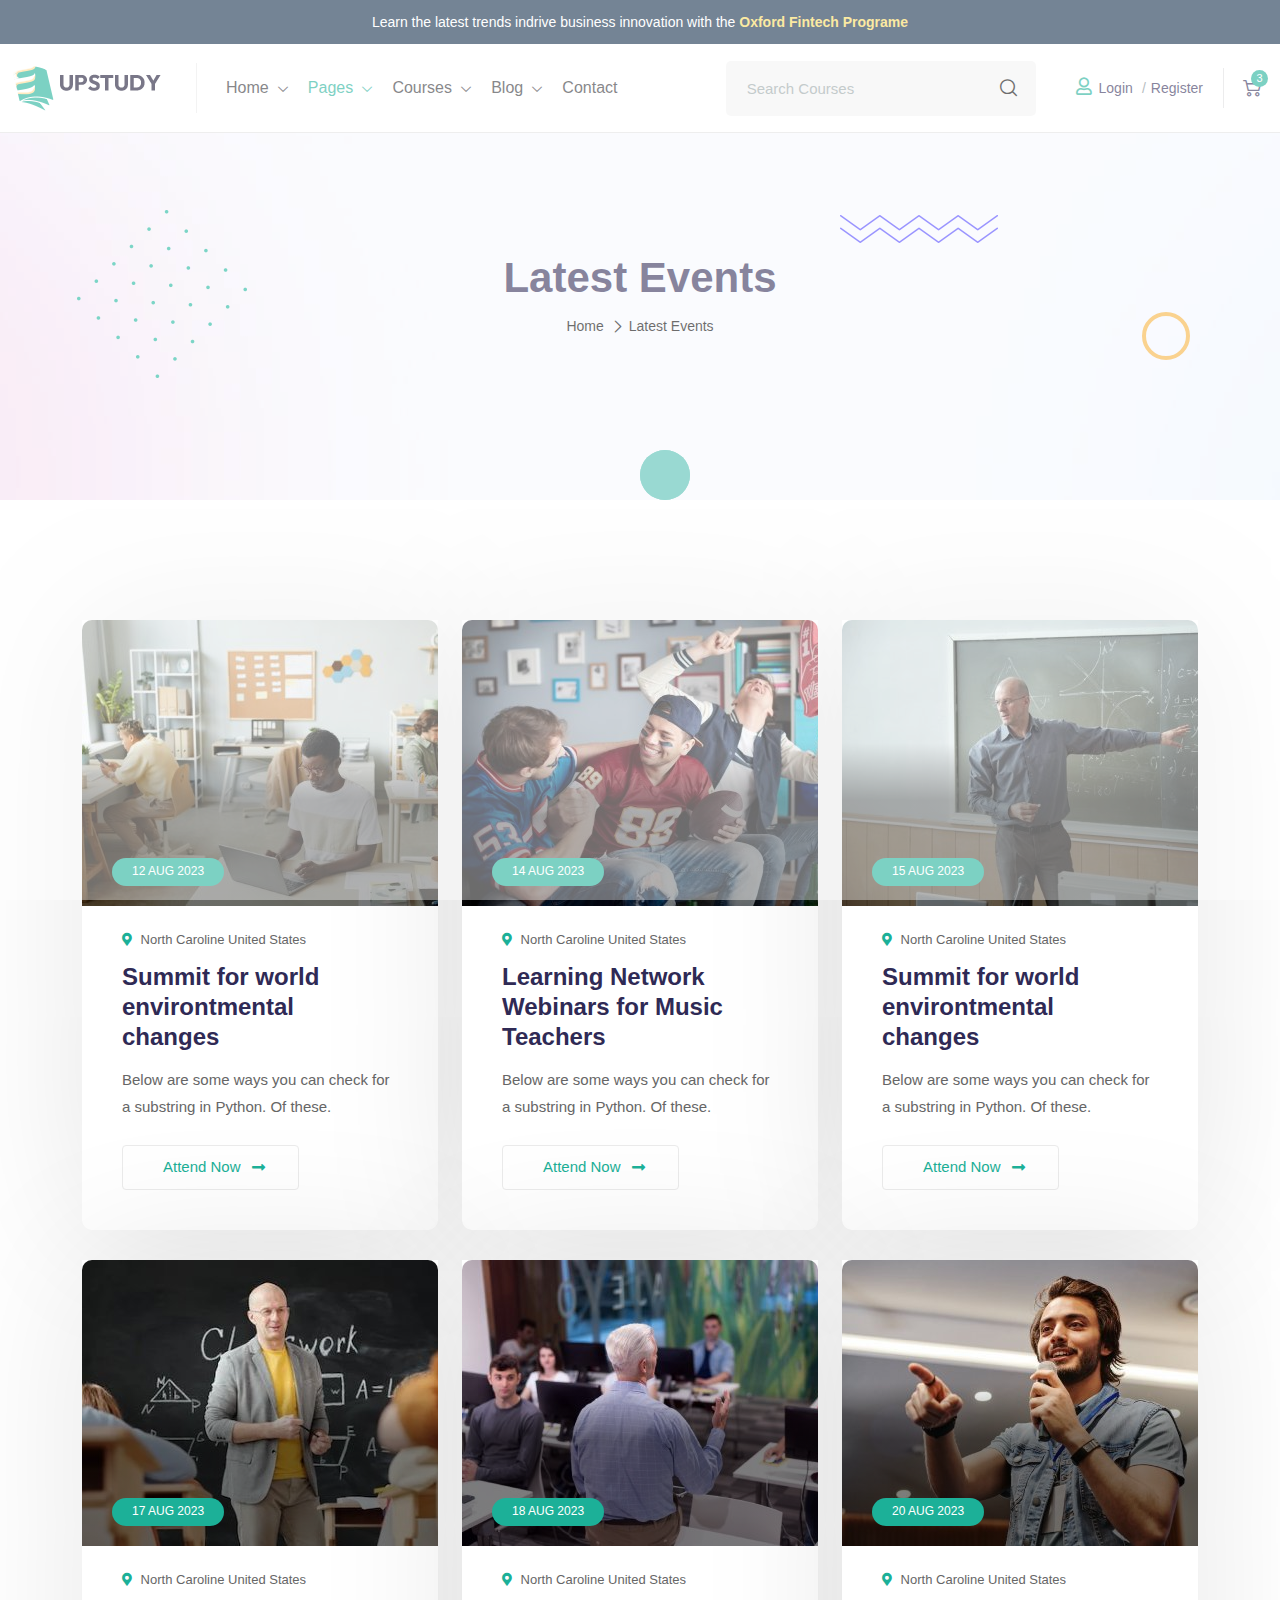
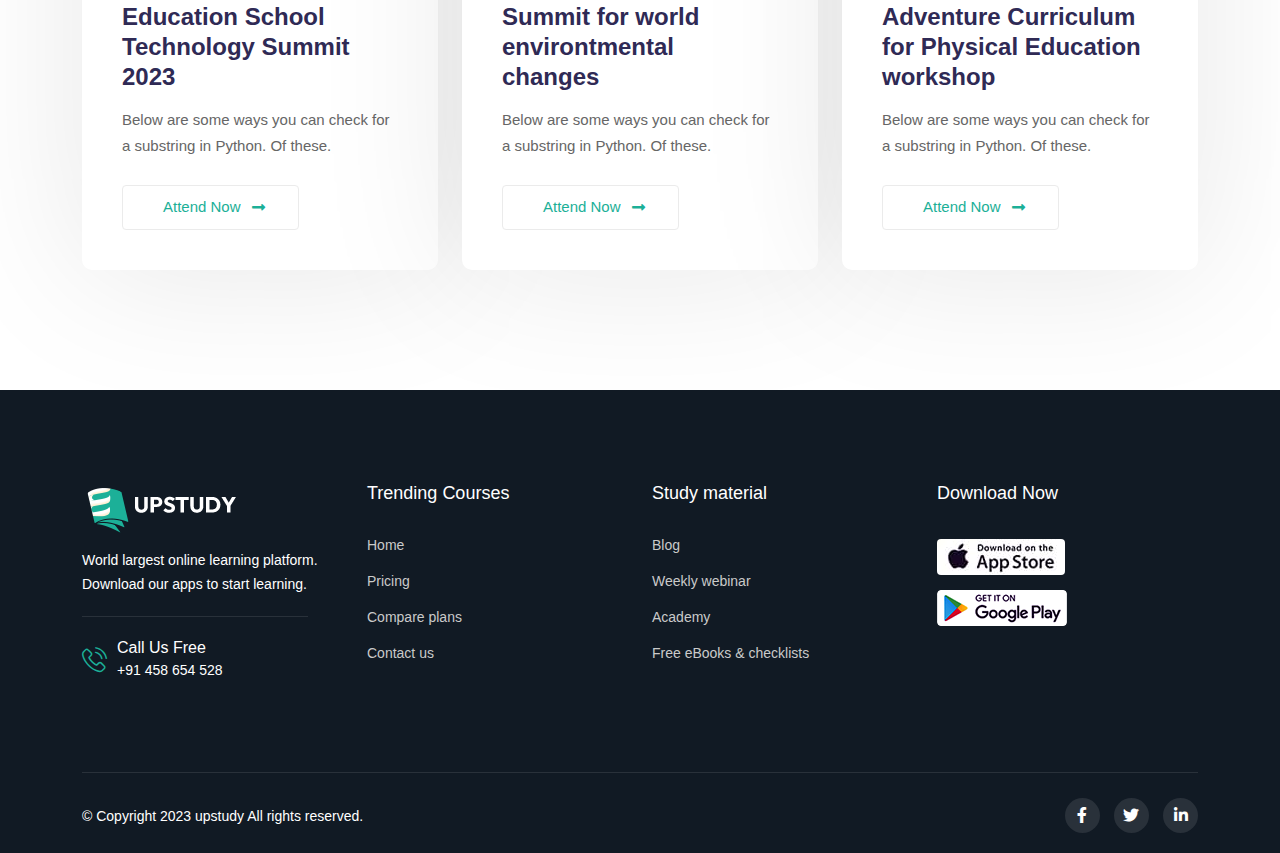
<file: event.html>
<!doctype html>
<html class="no-js" lang="en">


<!-- Mirrored from thepixelcurve.com/html/upstudy/upstudy/event.html by HTTrack Website Copier/3.x [XR&CO'2014], Mon, 22 May 2023 08:40:39 GMT -->
<head>
    <meta charset="utf-8">
    <meta http-equiv="x-ua-compatible" content="ie=edge">
    <title>Upstudy - Education & LMS HTML5 Template</title>
    <meta name="robots" content="noindex, follow" />
    <meta name="description" content="">
    <meta name="viewport" content="width=device-width, initial-scale=1, shrink-to-fit=no">
    <!-- Favicon -->
    <link rel="shortcut icon" type="image/x-icon" href="assets/images/favicon.png">

    <!-- CSS
	============================================ -->

    <!-- Icon Font CSS -->
    <link rel="stylesheet" href="assets/css/plugins/all.min.css">
    <link rel="stylesheet" href="assets/css/plugins/flaticon.css">

    <!-- Plugins CSS -->
    <link rel="stylesheet" href="assets/css/plugins/bootstrap.min.css">
    <link rel="stylesheet" href="assets/css/plugins/swiper-bundle.min.css">
    <link rel="stylesheet" href="assets/css/plugins/aos.css">
    <link rel="stylesheet" href="assets/css/plugins/nice-select.css">
    <link rel="stylesheet" href="assets/css/plugins/jquery.powertip.min.css">
    <link rel="stylesheet" href="assets/css/plugins/magnific-popup.css">

    <!-- Main Style CSS -->
    <link rel="stylesheet" href="assets/css/style.css">


    <!--====== Use the minified version files listed below for better performance and remove the files listed above ======-->
    <!-- <link rel="stylesheet" href="assets/css/vendor/plugins.min.css">
    <link rel="stylesheet" href="assets/css/style.min.css"> -->

</head>

<body>

    <div class="main-wrapper">


        <!-- Preloader start -->
        <div id="preloader">
            <div class="preloader">
                <span></span>
                <span></span>
            </div>
        </div>
        <!-- Preloader End -->

        <!-- Header Start  -->
        <div class="section header">
            <div class="header-top-section">
                <div class="container">
                    <div class="header-top-wrap">
                        <div class="header-top-content text-center">
                            <p>Learn the latest trends indrive business innovation with the <span>Oxford  Fintech Programe</span></p>
                        </div>
                    </div>
                </div>
            </div>
            <div class="header-bottom-section">

                <div class="container-fluid custom-container">
                    <div class="header-bottom-wrap">

                        <div class="header-logo-menu">

                            <!--  Header Logo Start  -->
                            <div class="header-logo">
                                <a href="index.html"><img src="assets/images/logo.png" alt="logo"></a>
                            </div>
                            <!--  Header Logo End  -->

                            <!--  Header Menu Start  -->
                            <div class="header-menu d-none d-lg-block">
                                <ul class="main-menu">
                                    <li>
                                        <a href="index.html">Home</a>
                                        <ul class="sub-menu">
                                            <li><a href="index.html">Main Demo</a></li>
                                            <li><a href="index-2.html">Course Hub</a></li>
                                            <li><a href="index-3.html">Distant Learning</a></li>
                                            <li><a href="index-4.html">Kindergarten</a></li>
                                            <li><a href="index-5.html">Language</a></li>
                                            <li><a href="index-6.html">University</a></li>
                                        </ul>
                                    </li>
                                    <li class="active-menu"><a href="#">Pages</a>
                                        <ul class="sub-menu">
                                            <li><a href="about.html">About Us</a></li>
                                            <li><a href="team.html">Team</a></li>
                                            <li><a href="team-details.html">Team Single</a></li>
                                            <li class="active"><a href="event.html">Event</a></li>
                                            <li><a href="faq.html">Faq's</a></li>
                                            <li><a href="error.html">404 Page</a></li>
                                            <li><a href="login-register.html">Login Register</a></li>
                                        </ul>
                                    </li>
                                    <li><a href="course-grid.html">Courses</a>
                                        <ul class="sub-menu">
                                            <li><a href="course-grid.html">Course Grid</a></li>
                                            <li><a href="course-list.html">Course List</a></li>
                                            <li><a href="course-details.html">Course Details</a></li>
                                        </ul>
                                    </li>
                                    <li><a href="blog.html">Blog</a>
                                        <ul class="sub-menu">
                                            <li><a href="blog.html">Blog</a></li>
                                            <li><a href="blog-list.html">Blog List</a></li>
                                            <li><a href="blog-details.html">Blog Details</a></li>
                                        </ul>
                                    </li>
                                    <li><a href="contact.html">Contact</a></li>
                                </ul>
                            </div>
                            <!--  Header Menu End  -->

                        </div>


                        <!-- Header Meta Start -->
                        <div class="header-meta">
                            <div class="header-search d-none d-xl-block">
                                <form action="#">
                                    <input type="text" placeholder="Search Courses">
                                    <button><i class="flaticon-loupe"></i></button>
                                </form>
                            </div>

                            <div class="header-login d-none d-lg-block">
                                <a class="link" href="login-register.html"><i class="far fa-user"></i> Login</a>
                                <a class="link" href="login-register.html">Register</a>
                            </div>

                            <div class="header-cart dropdown">
                                <button class="cart-btn" data-bs-toggle="dropdown">
                                    <i class="flaticon-shopping-cart"></i>
                                    <span class="count">3</span>
                                </button>
                                <div class="dropdown-menu dropdown-cart">
                                    <!-- Cart Items Start -->
                                    <div class="cart-items">
                                        <!-- Single Cart Item Start -->
                                        <div class="single-cart-item">
                                            <div class="item-image">
                                                <img src="assets/images/shop-cart-1.jpg" alt="Cart">
                                            </div>
                                            <div class="item-content">
                                                <h4 class="title"><a href="#">Smart Gear Watch</a></h4>
                                                <span class="quantity"> 2 x $59.99 </span>
                                            </div>
                                            <button class="btn-close"></button>
                                        </div>
                                        <!-- Single Cart Item End -->
                                        <!-- Single Cart Item Start -->
                                        <div class="single-cart-item">
                                            <div class="item-image">
                                                <img src="assets/images/shop-cart-2.jpg" alt="Cart">
                                            </div>
                                            <div class="item-content">
                                                <h4 class="title"><a href="#">Smart Gear Watch</a></h4>
                                                <span class="quantity"> 2 x $59.99 </span>
                                            </div>
                                            <button class="btn-close"></button>
                                        </div>
                                        <!-- Single Cart Item End -->
                                        <!-- Single Cart Item Start -->
                                        <div class="single-cart-item">
                                            <div class="item-image">
                                                <img src="assets/images/shop-cart-3.jpg" alt="Cart">
                                            </div>
                                            <div class="item-content">
                                                <h4 class="title"><a href="#">Smart Gear Watch</a></h4>
                                                <span class="quantity"> 2 x $59.99 </span>
                                            </div>
                                            <button class="btn-close"></button>
                                        </div>
                                        <!-- Single Cart Item End -->
                                    </div>
                                    <!-- Cart Items End -->

                                    <!-- Cart Total Start -->
                                    <div class="cart-total">
                                        <span class="label">Subtotal:</span>
                                        <span class="value">$229.95</span>
                                    </div>
                                    <!-- Cart Total End -->

                                    <!-- Cart Button Start -->
                                    <div class="cart-btns">
                                        <a href="#" class="btn">View Cart</a>
                                        <a href="#" class="btn btn-white">Checkout</a>
                                    </div>
                                    <!-- Cart Button End -->
                                </div>
                            </div>

                            <div class="header-toggle d-lg-none">
                                <button data-bs-toggle="offcanvas" data-bs-target="#offcanvasMenu">
                                    <span></span>
                                    <span></span>
                                    <span></span>
                                </button>
                            </div>

                        </div>
                        <!-- Header Meta End -->

                    </div>
                </div>


            </div>
        </div>
        <!-- Header End -->


        <!-- Offcanvas Start -->
        <div class="offcanvas offcanvas-start" id="offcanvasMenu">

            <div class="offcanvas-header">
                <!-- Offcanvas Logo Start -->
                <div class="offcanvas-logo">
                    <a href="index.html"><img src="assets/images/logo-white.png" alt=""></a>
                </div>
                <!-- Offcanvas Logo End -->

                <button type="button" class="close-btn" data-bs-dismiss="offcanvas"><i class="flaticon-close"></i></button>

            </div>
            <div class="offcanvas-body">
                <div class="offcanvas-menu">
                    <ul class="main-menu">
                        <li>
                            <a href="index.html">Home</a>
                            <ul class="sub-menu">
                                <li><a href="index.html">Main Demo</a></li>
                                <li><a href="index-2.html">Course Hub</a></li>
                                <li><a href="index-3.html">Distant Learning</a></li>
                                <li><a href="index-4.html">Kindergarten</a></li>
                                <li><a href="index-5.html">Language</a></li>
                                <li><a href="index-6.html">University</a></li>
                            </ul>
                        </li>
                        <li class="active-menu"><a href="#">Pages</a>
                            <ul class="sub-menu">
                                <li><a href="about.html">About Us</a></li>
                                <li><a href="team.html">Team</a></li>
                                <li><a href="team-details.html">Team Single</a></li>
                                <li class="active"><a href="event.html">Event</a></li>
                                <li><a href="faq.html">Faq's</a></li>
                                <li><a href="error.html">404 Page</a></li>
                                <li><a href="login-register.html">Login Register</a></li>
                            </ul>
                        </li>
                        <li><a href="course-grid.html">Courses</a>
                            <ul class="sub-menu">
                                <li><a href="course-grid.html">Course Grid</a></li>
                                <li><a href="course-list.html">Course List</a></li>
                                <li><a href="course-details.html">Course Details</a></li>
                            </ul>
                        </li>
                        <li><a href="blog.html">Blog</a>
                            <ul class="sub-menu">
                                <li><a href="blog.html">Blog</a></li>
                                <li><a href="blog-list.html">Blog List</a></li>
                                <li><a href="blog-details.html">Blog Details</a></li>
                            </ul>
                        </li>
                        <li><a href="contact.html">Contact</a></li>
                    </ul>
                </div>
            </div>
        </div>
        <!-- Offcanvas End -->


        <!-- Page Banner Start -->
        <div class="section page-banner-section" style="background-image: url(assets/images/bg/page-banner.jpg);">
            <div class="shape-1">
                <img src="assets/images/shape/shape-7.png" alt="">
            </div>
            <div class="shape-2">
                <img src="assets/images/shape/shape-1.png" alt="">
            </div>
            <div class="shape-3"></div>
            <div class="container">
                <div class="page-banner-wrap">
                    <div class="row">
                        <div class="col-lg-12">
                            <!-- Page Banner Content Start -->
                            <div class="page-banner text-center">
                                <h2 class="title">Latest Events</h2>
                                <ul class="breadcrumb justify-content-center">
                                    <li class="breadcrumb-item"><a href="#">Home</a></li>
                                    <li class="breadcrumb-item active" aria-current="page">Latest Events</li>
                                </ul>
                            </div>
                            <!-- Page Banner Content End -->
                        </div>
                    </div>
                </div>
            </div>
        </div>
        <!-- Page Banner End -->

        <!-- Event Start -->
        <div class="section upstudy-event-section section-padding">
            <div class="container">
                <div class="event-wrap">
                    <div class="row">
                        <div class="col-lg-4 col-sm-6">
                            <!-- Single Item Start -->
                            <div class="single-item">
                                <div class="event-image">
                                    <a href="#"><img src="assets/images/event/event-1.jpg" alt=""></a>
                                    <div class="event-top-meta">
                                        <span class="date color-1">12 Aug 2023</span>
                                    </div>
                                </div>
                                <div class="event-content">
                                    <span class="meta"><i class="fas fa-map-marker-alt"></i>  North Caroline United States</span>
                                    <h3 class="title"><a href="#">Summit for world environtmental changes</a></h3>
                                    <p>Below are some ways you can check for a substring in Python. Of these.</p>
                                    <div class="event-btn">
                                        <a class="event-btn-link" href="#">Attend Now <i class="fas fa-long-arrow-alt-right"></i></a>
                                    </div>
                                </div>
                            </div>
                            <!-- Single Item End -->
                        </div>
                        <div class="col-lg-4 col-sm-6">
                            <!-- Single Item Start -->
                            <div class="single-item">
                                <div class="event-image">
                                    <a href="#"><img src="assets/images/event/event-2.jpg" alt=""></a>
                                    <div class="event-top-meta">
                                        <span class="date color-1">14 Aug 2023</span>
                                    </div>
                                </div>
                                <div class="event-content">
                                    <span class="meta"><i class="fas fa-map-marker-alt"></i>  North Caroline United States</span>
                                    <h3 class="title"><a href="#">Learning Network Webinars for Music Teachers</a></h3>
                                    <p>Below are some ways you can check for a substring in Python. Of these.</p>
                                    <div class="event-btn">
                                        <a class="event-btn-link" href="#">Attend Now <i class="fas fa-long-arrow-alt-right"></i></a>
                                    </div>
                                </div>
                            </div>
                            <!-- Single Item End -->
                        </div>
                        <div class="col-lg-4 col-sm-6">
                            <!-- Single Item Start -->
                            <div class="single-item">
                                <div class="event-image">
                                    <a href="#"><img src="assets/images/event/event-3.jpg" alt=""></a>
                                    <div class="event-top-meta">
                                        <span class="date color-1">15 Aug 2023</span>
                                    </div>
                                </div>
                                <div class="event-content">
                                    <span class="meta"><i class="fas fa-map-marker-alt"></i>  North Caroline United States</span>
                                    <h3 class="title"><a href="#">Summit for world environtmental changes</a></h3>
                                    <p>Below are some ways you can check for a substring in Python. Of these.</p>
                                    <div class="event-btn">
                                        <a class="event-btn-link" href="#">Attend Now <i class="fas fa-long-arrow-alt-right"></i></a>
                                    </div>
                                </div>
                            </div>
                            <!-- Single Item End -->
                        </div>
                        <div class="col-lg-4 col-sm-6">
                            <!-- Single Item Start -->
                            <div class="single-item">
                                <div class="event-image">
                                    <a href="#"><img src="assets/images/event/event-4.jpg" alt=""></a>
                                    <div class="event-top-meta">
                                        <span class="date color-1">17 Aug 2023</span>
                                    </div>
                                </div>
                                <div class="event-content">
                                    <span class="meta"><i class="fas fa-map-marker-alt"></i>  North Caroline United States</span>
                                    <h3 class="title"><a href="#">Education School Technology Summit 2023</a></h3>
                                    <p>Below are some ways you can check for a substring in Python. Of these.</p>
                                    <div class="event-btn">
                                        <a class="event-btn-link" href="#">Attend Now <i class="fas fa-long-arrow-alt-right"></i></a>
                                    </div>
                                </div>
                            </div>
                            <!-- Single Item End -->
                        </div>
                        <div class="col-lg-4 col-sm-6">
                            <!-- Single Item Start -->
                            <div class="single-item">
                                <div class="event-image">
                                    <a href="#"><img src="assets/images/event/event-5.jpg" alt=""></a>
                                    <div class="event-top-meta">
                                        <span class="date color-1">18 Aug 2023</span>
                                    </div>
                                </div>
                                <div class="event-content">
                                    <span class="meta"><i class="fas fa-map-marker-alt"></i>  North Caroline United States</span>
                                    <h3 class="title"><a href="#">Summit for world environtmental changes</a></h3>
                                    <p>Below are some ways you can check for a substring in Python. Of these.</p>
                                    <div class="event-btn">
                                        <a class="event-btn-link" href="#">Attend Now <i class="fas fa-long-arrow-alt-right"></i></a>
                                    </div>
                                </div>
                            </div>
                            <!-- Single Item End -->
                        </div>
                        <div class="col-lg-4 col-sm-6">
                            <!-- Single Item Start -->
                            <div class="single-item">
                                <div class="event-image">
                                    <a href="#"><img src="assets/images/event/event-6.jpg" alt=""></a>
                                    <div class="event-top-meta">
                                        <span class="date color-1">20 Aug 2023</span>
                                    </div>
                                </div>
                                <div class="event-content">
                                    <span class="meta"><i class="fas fa-map-marker-alt"></i>  North Caroline United States</span>
                                    <h3 class="title"><a href="#">Adventure Curriculum for Physical Education workshop</a></h3>
                                    <p>Below are some ways you can check for a substring in Python. Of these.</p>
                                    <div class="event-btn">
                                        <a class="event-btn-link" href="#">Attend Now <i class="fas fa-long-arrow-alt-right"></i></a>
                                    </div>
                                </div>
                            </div>
                            <!-- Single Item End -->
                        </div>
                    </div>
                </div>
            </div>
        </div>
        <!-- Event End -->


        <!-- Footer Start -->
        <div class="footer-section section">
            <div class="container">

                <!-- Footer Widget Wrapper Start -->
                <div class="footer-widget-wrap">
                    <div class="row">

                        <div class="col-lg-3 col-sm-6">
                            <!-- Footer Widget Start -->
                            <div class="footer-widget widget-about">
                                <div class="footer-logo">
                                    <a href="index.html"><img src="assets/images/logo-white.png" alt=""></a>
                                </div>
                                <p class="text">World largest online learning platform. Download our apps to start learning.</p>
                                <div class="widget-info">
                                    <div class="info-icon">
                                        <i class="flaticon-phone-call"></i>
                                    </div>
                                    <div class="info-text">
                                        <p class="call-text">Call Us Free</p>
                                        <a href="tel:+91458654528">+91 458 654 528</a>
                                    </div>
                                </div>
                            </div>
                            <!-- Footer Widget End -->
                        </div>

                        <div class="col-lg-3 col-sm-6">
                            <!-- Footer Widget Start -->
                            <div class="footer-widget">
                                <h4 class="footer-widget-title">Trending Courses</h4>
                                <div class="widget-link">
                                    <ul class="link">
                                        <li><a href="index.html">Home </a></li>
                                        <li><a href="#">Pricing</a></li>
                                        <li><a href="about.html">Compare plans</a></li>
                                        <li><a href="contact.html">Contact us</a></li>
                                    </ul>
                                </div>
                            </div>
                            <!-- Footer Widget End -->
                        </div>

                        <div class="col-lg-3 col-sm-6">
                            <!-- Footer Widget Start -->
                            <div class="footer-widget">
                                <h4 class="footer-widget-title">Study material</h4>
                                <div class="widget-link">
                                    <ul class="link">
                                        <li><a href="blog.html">Blog</a></li>
                                        <li><a href="#">Weekly webinar</a></li>
                                        <li><a href="#">Academy</a></li>
                                        <li><a href="#">Free eBooks & checklists</a></li>
                                    </ul>
                                </div>
                            </div>
                            <!-- Footer Widget End -->
                        </div>
                        <div class="col-lg-3 col-sm-6">
                            <!-- Footer Widget Start -->
                            <div class="footer-widget">
                                <h4 class="footer-widget-title">Download Now</h4>
                                <div class="widget-download">
                                    <a href="#"><img src="assets/images/app-1.jpg" alt=""></a>
                                    <a href="#"><img src="assets/images/app-2.png" alt=""></a>
                                </div>
                            </div>
                            <!-- Footer Widget End -->
                        </div>
                    </div>
                </div>
                <!-- Footer Widget Wrapper End -->

                <!-- Footer Copyright Start -->
                <div class="footer-copyright">
                    <div class="copyright-wrapper">
                        <div class="row align-items-center">
                            <div class="col-lg-6 col-md-6">
                                <!-- Footer Copyright Text Start -->
                                <div class="copyright-text">
                                    <p>© Copyright 2023 upstudy All rights reserved. </p>
                                </div>
                                <!-- Footer Copyright Text End -->
                            </div>
                            <div class="col-lg-6 col-md-6">
                                <!-- Footer Copyright Social Start -->
                                <div class="copyright-social">
                                    <ul class="social">
                                        <li><a href="#"><i class="fab fa-facebook-f"></i></a></li>
                                        <li><a href="#"><i class="fab fa-twitter"></i></a></li>
                                        <li><a href="#"><i class="fab fa-linkedin-in"></i></a></li>
                                    </ul>
                                </div>
                                <!-- Footer Copyright Social End -->
                            </div>
                        </div>
                    </div>
                </div>
                <!-- Footer Copyright End -->

            </div>
        </div>
        <!-- Footer End -->

        <!-- back to top start -->
        <div class="progress-wrap">
            <svg class="progress-circle svg-content" width="100%" height="100%" viewBox="-1 -1 102 102">
                <path d="M50,1 a49,49 0 0,1 0,98 a49,49 0 0,1 0,-98" />
            </svg>
        </div>
        <!-- back to top end -->

    </div>

    <!-- JS
    ============================================ -->
    <script src="assets/js/vendor/jquery-1.12.4.min.js"></script>
    <script src="assets/js/vendor/modernizr-3.11.2.min.js"></script>

    <!-- Bootstrap JS -->
    <script src="assets/js/plugins/popper.min.js"></script>
    <script src="assets/js/plugins/bootstrap.min.js"></script>

    <!-- Plugins JS -->
    <script src="assets/js/plugins/swiper-bundle.min.js"></script>
    <script src="assets/js/plugins/aos.js"></script>
    <script src="assets/js/plugins/waypoints.min.js"></script>
    <script src="assets/js/plugins/jquery.counterup.min.js"></script>
    <script src="assets/js/plugins/jquery.nice-select.min.js"></script>
    <script src="assets/js/plugins/back-to-top.js"></script>
    <script src="assets/js/plugins/jquery.powertip.min.js"></script>
    <script src="assets/js/plugins/jquery.magnific-popup.min.js"></script>

    <!--====== Use the minified version files listed below for better performance and remove the files listed above ======-->


    <!-- Main JS -->
    <script src="assets/js/main.js"></script>

</body>


<!-- Mirrored from thepixelcurve.com/html/upstudy/upstudy/event.html by HTTrack Website Copier/3.x [XR&CO'2014], Mon, 22 May 2023 08:40:40 GMT -->
</html>
</file>
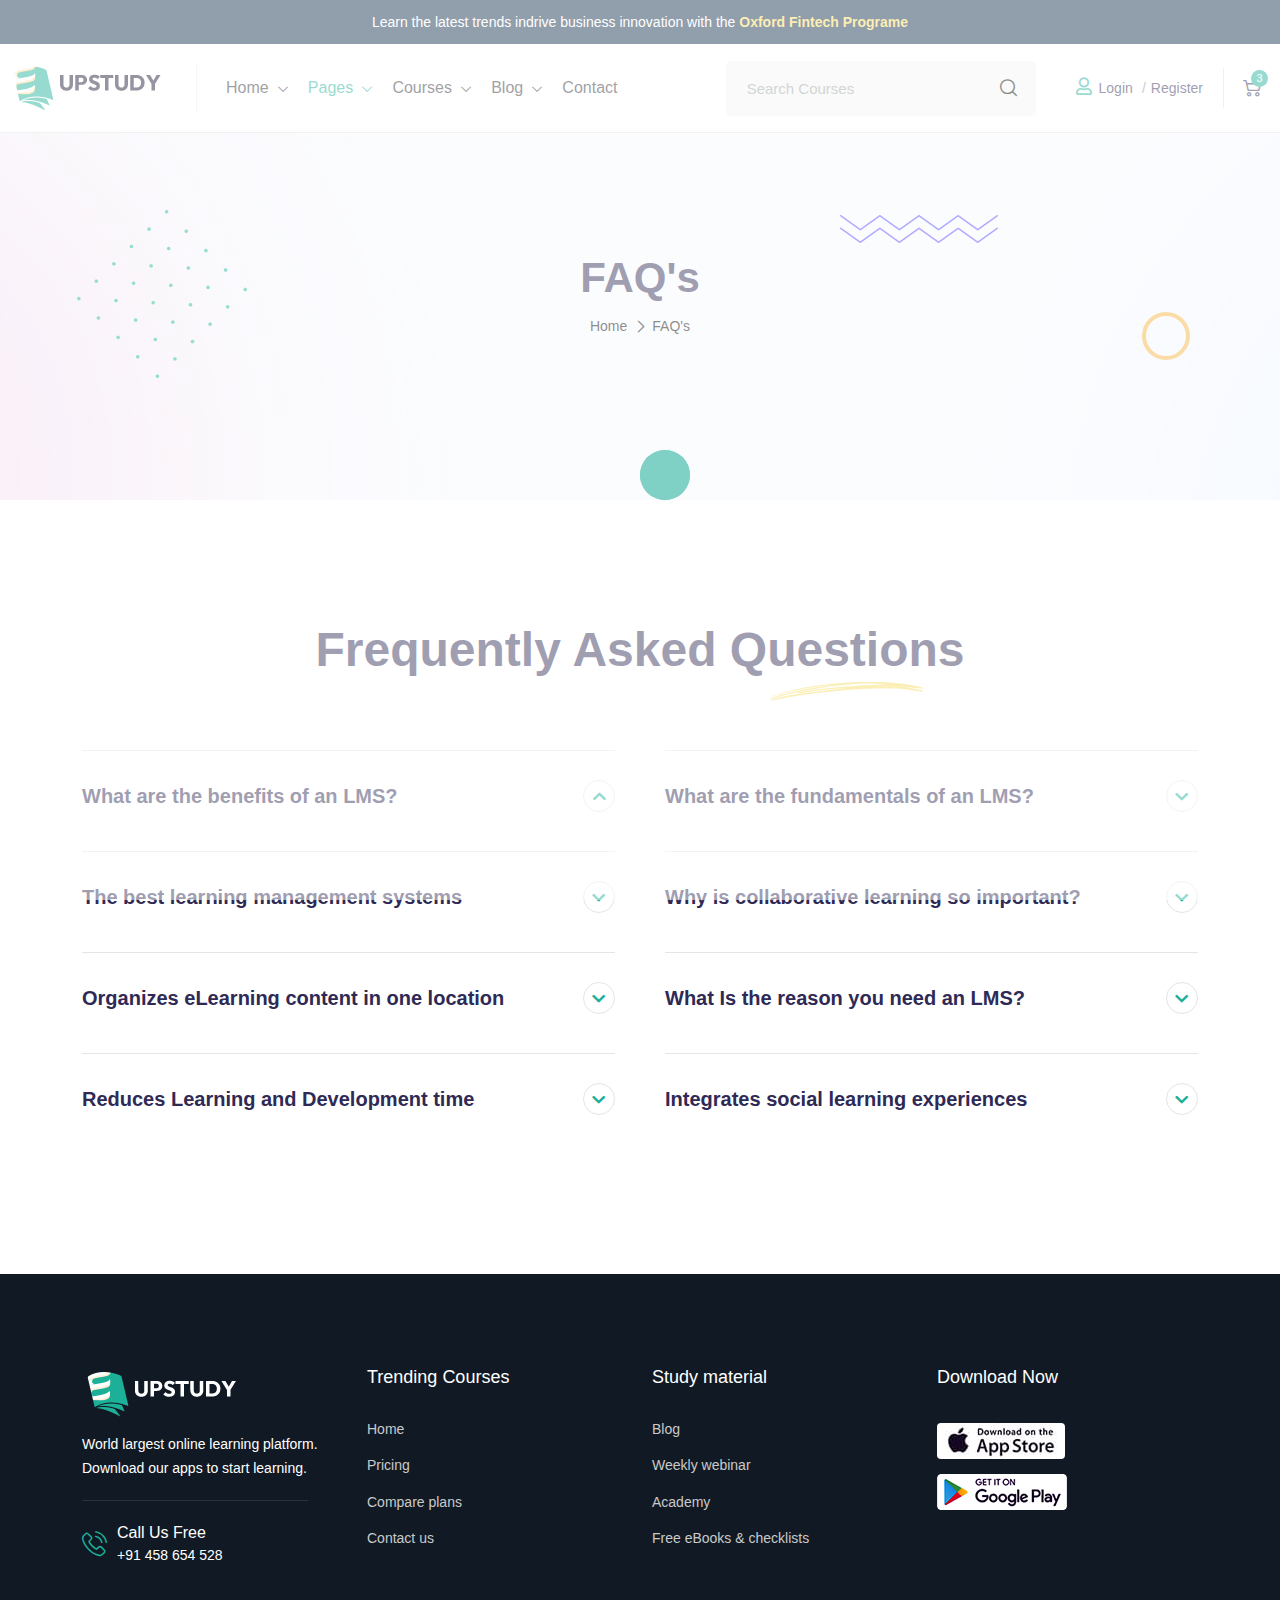
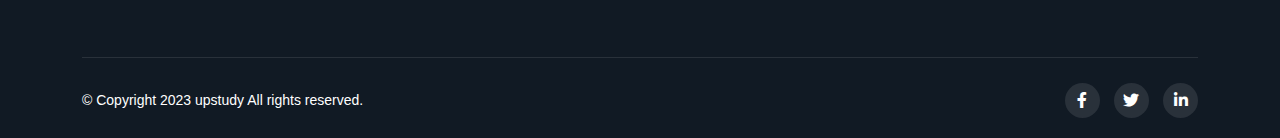
<file: faq.html>
<!doctype html>
<html class="no-js" lang="en">


<!-- Mirrored from thepixelcurve.com/html/upstudy/upstudy/faq.html by HTTrack Website Copier/3.x [XR&CO'2014], Mon, 22 May 2023 08:40:40 GMT -->
<head>
    <meta charset="utf-8">
    <meta http-equiv="x-ua-compatible" content="ie=edge">
    <title>Upstudy - Education & LMS HTML5 Template</title>
    <meta name="robots" content="noindex, follow" />
    <meta name="description" content="">
    <meta name="viewport" content="width=device-width, initial-scale=1, shrink-to-fit=no">
    <!-- Favicon -->
    <link rel="shortcut icon" type="image/x-icon" href="assets/images/favicon.png">

    <!-- CSS
	============================================ -->

    <!-- Icon Font CSS -->
    <link rel="stylesheet" href="assets/css/plugins/all.min.css">
    <link rel="stylesheet" href="assets/css/plugins/flaticon.css">

    <!-- Plugins CSS -->
    <link rel="stylesheet" href="assets/css/plugins/bootstrap.min.css">
    <link rel="stylesheet" href="assets/css/plugins/swiper-bundle.min.css">
    <link rel="stylesheet" href="assets/css/plugins/aos.css">
    <link rel="stylesheet" href="assets/css/plugins/nice-select.css">
    <link rel="stylesheet" href="assets/css/plugins/jquery.powertip.min.css">
    <link rel="stylesheet" href="assets/css/plugins/magnific-popup.css">

    <!-- Main Style CSS -->
    <link rel="stylesheet" href="assets/css/style.css">


    <!--====== Use the minified version files listed below for better performance and remove the files listed above ======-->
    <!-- <link rel="stylesheet" href="assets/css/vendor/plugins.min.css">
    <link rel="stylesheet" href="assets/css/style.min.css"> -->

</head>

<body>

    <div class="main-wrapper">


        <!-- Preloader start -->
        <div id="preloader">
            <div class="preloader">
                <span></span>
                <span></span>
            </div>
        </div>
        <!-- Preloader End -->

        <!-- Header Start  -->
        <div class="section header">
            <div class="header-top-section">
                <div class="container">
                    <div class="header-top-wrap">
                        <div class="header-top-content text-center">
                            <p>Learn the latest trends indrive business innovation with the <span>Oxford  Fintech Programe</span></p>
                        </div>
                    </div>
                </div>
            </div>
            <div class="header-bottom-section">

                <div class="container-fluid custom-container">
                    <div class="header-bottom-wrap">

                        <div class="header-logo-menu">

                            <!--  Header Logo Start  -->
                            <div class="header-logo">
                                <a href="index.html"><img src="assets/images/logo.png" alt="logo"></a>
                            </div>
                            <!--  Header Logo End  -->

                            <!--  Header Menu Start  -->
                            <div class="header-menu d-none d-lg-block">
                                <ul class="main-menu">
                                    <li>
                                        <a href="index.html">Home</a>
                                        <ul class="sub-menu">
                                            <li><a href="index.html">Main Demo</a></li>
                                            <li><a href="index-2.html">Course Hub</a></li>
                                            <li><a href="index-3.html">Distant Learning</a></li>
                                            <li><a href="index-4.html">Kindergarten</a></li>
                                            <li><a href="index-5.html">Language</a></li>
                                            <li><a href="index-6.html">University</a></li>
                                        </ul>
                                    </li>
                                    <li class="active-menu"><a href="#">Pages</a>
                                        <ul class="sub-menu">
                                            <li><a href="about.html">About Us</a></li>
                                            <li><a href="team.html">Team</a></li>
                                            <li><a href="team-details.html">Team Single</a></li>
                                            <li><a href="event.html">Event</a></li>
                                            <li class="active"><a href="faq.html">Faq's</a></li>
                                            <li><a href="error.html">404 Page</a></li>
                                            <li><a href="login-register.html">Login Register</a></li>
                                        </ul>
                                    </li>
                                    <li><a href="course-grid.html">Courses</a>
                                        <ul class="sub-menu">
                                            <li><a href="course-grid.html">Course Grid</a></li>
                                            <li><a href="course-list.html">Course List</a></li>
                                            <li><a href="course-details.html">Course Details</a></li>
                                        </ul>
                                    </li>
                                    <li><a href="blog.html">Blog</a>
                                        <ul class="sub-menu">
                                            <li><a href="blog.html">Blog</a></li>
                                            <li><a href="blog-list.html">Blog List</a></li>
                                            <li><a href="blog-details.html">Blog Details</a></li>
                                        </ul>
                                    </li>
                                    <li><a href="contact.html">Contact</a></li>
                                </ul>
                            </div>
                            <!--  Header Menu End  -->

                        </div>


                        <!-- Header Meta Start -->
                        <div class="header-meta">
                            <div class="header-search d-none d-xl-block">
                                <form action="#">
                                    <input type="text" placeholder="Search Courses">
                                    <button><i class="flaticon-loupe"></i></button>
                                </form>
                            </div>

                            <div class="header-login d-none d-lg-block">
                                <a class="link" href="login-register.html"><i class="far fa-user"></i> Login</a>
                                <a class="link" href="login-register.html">Register</a>
                            </div>

                            <div class="header-cart dropdown">
                                <button class="cart-btn" data-bs-toggle="dropdown">
                                    <i class="flaticon-shopping-cart"></i>
                                    <span class="count">3</span>
                                </button>
                                <div class="dropdown-menu dropdown-cart">
                                    <!-- Cart Items Start -->
                                    <div class="cart-items">
                                        <!-- Single Cart Item Start -->
                                        <div class="single-cart-item">
                                            <div class="item-image">
                                                <img src="assets/images/shop-cart-1.jpg" alt="Cart">
                                            </div>
                                            <div class="item-content">
                                                <h4 class="title"><a href="#">Smart Gear Watch</a></h4>
                                                <span class="quantity"> 2 x $59.99 </span>
                                            </div>
                                            <button class="btn-close"></button>
                                        </div>
                                        <!-- Single Cart Item End -->
                                        <!-- Single Cart Item Start -->
                                        <div class="single-cart-item">
                                            <div class="item-image">
                                                <img src="assets/images/shop-cart-2.jpg" alt="Cart">
                                            </div>
                                            <div class="item-content">
                                                <h4 class="title"><a href="#">Smart Gear Watch</a></h4>
                                                <span class="quantity"> 2 x $59.99 </span>
                                            </div>
                                            <button class="btn-close"></button>
                                        </div>
                                        <!-- Single Cart Item End -->
                                        <!-- Single Cart Item Start -->
                                        <div class="single-cart-item">
                                            <div class="item-image">
                                                <img src="assets/images/shop-cart-3.jpg" alt="Cart">
                                            </div>
                                            <div class="item-content">
                                                <h4 class="title"><a href="#">Smart Gear Watch</a></h4>
                                                <span class="quantity"> 2 x $59.99 </span>
                                            </div>
                                            <button class="btn-close"></button>
                                        </div>
                                        <!-- Single Cart Item End -->
                                    </div>
                                    <!-- Cart Items End -->

                                    <!-- Cart Total Start -->
                                    <div class="cart-total">
                                        <span class="label">Subtotal:</span>
                                        <span class="value">$229.95</span>
                                    </div>
                                    <!-- Cart Total End -->

                                    <!-- Cart Button Start -->
                                    <div class="cart-btns">
                                        <a href="#" class="btn">View Cart</a>
                                        <a href="#" class="btn btn-white">Checkout</a>
                                    </div>
                                    <!-- Cart Button End -->
                                </div>
                            </div>

                            <div class="header-toggle d-lg-none">
                                <button data-bs-toggle="offcanvas" data-bs-target="#offcanvasMenu">
                                    <span></span>
                                    <span></span>
                                    <span></span>
                                </button>
                            </div>

                        </div>
                        <!-- Header Meta End -->

                    </div>
                </div>


            </div>
        </div>
        <!-- Header End -->


        <!-- Offcanvas Start -->
        <div class="offcanvas offcanvas-start" id="offcanvasMenu">

            <div class="offcanvas-header">
                <!-- Offcanvas Logo Start -->
                <div class="offcanvas-logo">
                    <a href="index.html"><img src="assets/images/logo-white.png" alt=""></a>
                </div>
                <!-- Offcanvas Logo End -->

                <button type="button" class="close-btn" data-bs-dismiss="offcanvas"><i class="flaticon-close"></i></button>

            </div>
            <div class="offcanvas-body">
                <div class="offcanvas-menu">
                    <ul class="main-menu">
                        <li>
                            <a href="index.html">Home</a>
                            <ul class="sub-menu">
                                <li><a href="index.html">Main Demo</a></li>
                                <li><a href="index-2.html">Course Hub</a></li>
                                <li><a href="index-3.html">Distant Learning</a></li>
                                <li><a href="index-4.html">Kindergarten</a></li>
                                <li><a href="index-5.html">Language</a></li>
                                <li><a href="index-6.html">University</a></li>
                            </ul>
                        </li>
                        <li class="active-menu"><a href="#">Pages</a>
                            <ul class="sub-menu">
                                <li><a href="about.html">About Us</a></li>
                                <li><a href="team.html">Team</a></li>
                                <li><a href="team-details.html">Team Single</a></li>
                                <li><a href="event.html">Event</a></li>
                                <li class="active"><a href="faq.html">Faq's</a></li>
                                <li><a href="error.html">404 Page</a></li>
                                <li><a href="login-register.html">Login Register</a></li>
                            </ul>
                        </li>
                        <li><a href="course-grid.html">Courses</a>
                            <ul class="sub-menu">
                                <li><a href="course-grid.html">Course Grid</a></li>
                                <li><a href="course-list.html">Course List</a></li>
                                <li><a href="course-details.html">Course Details</a></li>
                            </ul>
                        </li>
                        <li><a href="blog.html">Blog</a>
                            <ul class="sub-menu">
                                <li><a href="blog.html">Blog</a></li>
                                <li><a href="blog-list.html">Blog List</a></li>
                                <li><a href="blog-details.html">Blog Details</a></li>
                            </ul>
                        </li>
                        <li><a href="contact.html">Contact</a></li>
                    </ul>
                </div>
            </div>
        </div>
        <!-- Offcanvas End -->


        <!-- Page Banner Start -->
        <div class="section page-banner-section" style="background-image: url(assets/images/bg/page-banner.jpg);">
            <div class="shape-1">
                <img src="assets/images/shape/shape-7.png" alt="">
            </div>
            <div class="shape-2">
                <img src="assets/images/shape/shape-1.png" alt="">
            </div>
            <div class="shape-3"></div>
            <div class="container">
                <div class="page-banner-wrap">
                    <div class="row">
                        <div class="col-lg-12">
                            <!-- Page Banner Content Start -->
                            <div class="page-banner text-center">
                                <h2 class="title">FAQ's</h2>
                                <ul class="breadcrumb justify-content-center">
                                    <li class="breadcrumb-item"><a href="#">Home</a></li>
                                    <li class="breadcrumb-item active" aria-current="page">FAQ's</li>
                                </ul>
                            </div>
                            <!-- Page Banner Content End -->
                        </div>
                    </div>
                </div>
            </div>
        </div>
        <!-- Page Banner End -->

        <!-- Faq Start -->
        <div class="section faq-section section-padding">
            <div class="container">
                <div class="faq-wrapper">
                    <!-- Section Title Start -->
                    <div class="section-title text-center">
                        <h2 class="title">Frequently Asked <span>Questions</span></h2>
                    </div>
                    <!-- Section Title End -->

                    <!-- Faq Accordion Start -->
                    <div class="faq-accordion">
                        <div class="accordion" id="accordionExample">
                            <div class="faq-accordion-wrapper">
                                <!-- Faq col Start -->
                                <div class="faq-col">
                                    <!-- Faq Accordion Item Start -->
                                    <div class="accordion-item">
                                        <h2 class="accordion-header" id="headingOne">
                                            <button class="accordion-button" type="button" data-bs-toggle="collapse" data-bs-target="#collapseOne" aria-expanded="true" aria-controls="collapseOne">
                                                What are the benefits of an LMS?
                                                <span class="faq-button"><i class="fas fa-chevron-right"></i></span>
                                            </button>
                                        </h2>
                                        <div id="collapseOne" class="accordion-collapse collapse" aria-labelledby="headingOne" data-bs-parent="#accordionExample">
                                            <div class="accordion-body">
                                                <p>An LMS is short for Learning Management System. It is a software that allows you to automate, manage, and capture the learning, or training, with your organization. An LMS, or learning management system, combines a wide range of features to present.</p>
                                            </div>
                                        </div>
                                    </div>
                                    <!-- Faq Accordion Item End -->
                                    <!-- Faq Accordion Item Start -->
                                    <div class="accordion-item">
                                        <h2 class="accordion-header" id="headingTwo">
                                            <button class="accordion-button collapsed" type="button" data-bs-toggle="collapse" data-bs-target="#collapseTwo" aria-expanded="false" aria-controls="collapseTwo">
                                                The best learning management systems
                                                <span class="faq-button"><i class="fas fa-chevron-right"></i></span>
                                            </button>
                                        </h2>
                                        <div id="collapseTwo" class="accordion-collapse collapse" aria-labelledby="headingTwo" data-bs-parent="#accordionExample">
                                            <div class="accordion-body">
                                                <p>Learning Management System (LMS) advantages include the ability to capture compliance training, reduce the amount of time and effort to managing organizational</p>
                                            </div>
                                        </div>
                                    </div>
                                    <!-- Faq Accordion Item End -->
                                    <!-- Faq Accordion Item Start -->
                                    <div class="accordion-item">
                                        <h2 class="accordion-header" id="headingThree">
                                            <button class="accordion-button collapsed" type="button" data-bs-toggle="collapse" data-bs-target="#collapseThree" aria-expanded="false" aria-controls="collapseThree">
                                                Organizes eLearning content in one location
                                                <span class="faq-button"><i class="fas fa-chevron-right"></i></span>
                                            </button>
                                        </h2>
                                        <div id="collapseThree" class="accordion-collapse collapse" aria-labelledby="headingThree" data-bs-parent="#accordionExample">
                                            <div class="accordion-body">
                                                <p>An LMS is short for Learning Management System. It is a software that allows you to automate, manage, and capture the learning, or training, with your organization. An LMS, or learning management system, combines a wide range of features to present.</p>
                                            </div>
                                        </div>
                                    </div>
                                    <!-- Faq Accordion Item End -->
                                    <!-- Faq Accordion Item Start -->
                                    <div class="accordion-item">
                                        <h2 class="accordion-header" id="headingFour">
                                            <button class="accordion-button collapsed" type="button" data-bs-toggle="collapse" data-bs-target="#collapseFour" aria-expanded="false" aria-controls="collapseFour">
                                                Reduces Learning and Development time
                                                <span class="faq-button"><i class="fas fa-chevron-right"></i></span>
                                            </button>
                                        </h2>
                                        <div id="collapseFour" class="accordion-collapse collapse" aria-labelledby="headingFour" data-bs-parent="#accordionExample">
                                            <div class="accordion-body">
                                                <p>Learning Management System (LMS) advantages include the ability to capture compliance training, reduce the amount of time and effort to managing organizational.</p>
                                            </div>
                                        </div>
                                    </div>
                                    <!-- Faq Accordion Item End -->
                                </div>
                                <!-- Faq col End -->
                                <!-- Faq col Start -->
                                <div class="faq-col">
                                    <!-- Faq Accordion Item Start -->
                                    <div class="accordion-item">
                                        <h2 class="accordion-header" id="headingFive">
                                            <button class="accordion-button collapsed" type="button" data-bs-toggle="collapse" data-bs-target="#collapseFive" aria-expanded="false" aria-controls="collapseFive">
                                                What are the fundamentals of an LMS?
                                                <span class="faq-button"><i class="fas fa-chevron-right"></i></span>
                                            </button>
                                        </h2>
                                        <div id="collapseFive" class="accordion-collapse collapse" aria-labelledby="headingFive" data-bs-parent="#accordionExample">
                                            <div class="accordion-body">
                                                <p>Learning Management System (LMS) advantages include the ability to capture compliance training, reduce the amount of time and effort to managing organizational</p>
                                            </div>
                                        </div>
                                    </div>
                                    <!-- Faq Accordion Item End -->
                                    <!-- Faq Accordion Item Start -->
                                    <div class="accordion-item">
                                        <h2 class="accordion-header" id="headingSix">
                                            <button class="accordion-button collapsed" type="button" data-bs-toggle="collapse" data-bs-target="#collapseSix" aria-expanded="false" aria-controls="collapseSix">
                                                Why is collaborative learning so important?
                                                <span class="faq-button"><i class="fas fa-chevron-right"></i></span>
                                            </button>
                                        </h2>
                                        <div id="collapseSix" class="accordion-collapse collapse" aria-labelledby="headingSix" data-bs-parent="#accordionExample">
                                            <div class="accordion-body">
                                                <p>An LMS is short for Learning Management System. It is a software that allows you to automate, manage, and capture the learning, or training, with your organization. An LMS, or learning management system, combines a wide range of features to present.</p>
                                            </div>
                                        </div>
                                    </div>
                                    <!-- Faq Accordion Item End -->
                                    <!-- Faq Accordion Item Start -->
                                    <div class="accordion-item">
                                        <h2 class="accordion-header" id="headingSeven">
                                            <button class="accordion-button collapsed" type="button" data-bs-toggle="collapse" data-bs-target="#collapseSeven" aria-expanded="false" aria-controls="collapseSeven">
                                                What Is the reason you need an LMS?
                                                <span class="faq-button"><i class="fas fa-chevron-right"></i></span>
                                            </button>
                                        </h2>
                                        <div id="collapseSeven" class="accordion-collapse collapse" aria-labelledby="headingSeven" data-bs-parent="#accordionExample">
                                            <div class="accordion-body">
                                                <p>Learning Management System (LMS) advantages include the ability to capture compliance training, reduce the amount of time and effort to managing organizational</p>
                                            </div>
                                        </div>
                                    </div>
                                    <!-- Faq Accordion Item End -->
                                    <!-- Faq Accordion Item Start -->
                                    <div class="accordion-item">
                                        <h2 class="accordion-header" id="headingEight">
                                            <button class="accordion-button collapsed" type="button" data-bs-toggle="collapse" data-bs-target="#collapseEight" aria-expanded="false" aria-controls="collapseEight">
                                                Integrates social learning experiences
                                                <span class="faq-button"><i class="fas fa-chevron-right"></i></span>
                                            </button>
                                        </h2>
                                        <div id="collapseEight" class="accordion-collapse collapse" aria-labelledby="headingEight" data-bs-parent="#accordionExample">
                                            <div class="accordion-body">
                                                <p>An LMS is short for Learning Management System. It is a software that allows you to automate, manage, and capture the learning, or training, with your organization. An LMS, or learning management system, combines a wide range of features to present.</p>
                                            </div>
                                        </div>
                                    </div>
                                    <!-- Faq Accordion Item End -->
                                </div>
                                <!-- Faq col End -->
                            </div>
                        </div>
                    </div>
                    <!-- Faq Accordion End -->

                </div>
            </div>
        </div>
        <!-- Faq End -->


        <!-- Footer Start -->
        <div class="footer-section section">
            <div class="container">

                <!-- Footer Widget Wrapper Start -->
                <div class="footer-widget-wrap">
                    <div class="row">

                        <div class="col-lg-3 col-sm-6">
                            <!-- Footer Widget Start -->
                            <div class="footer-widget widget-about">
                                <div class="footer-logo">
                                    <a href="index.html"><img src="assets/images/logo-white.png" alt=""></a>
                                </div>
                                <p class="text">World largest online learning platform. Download our apps to start learning.</p>
                                <div class="widget-info">
                                    <div class="info-icon">
                                        <i class="flaticon-phone-call"></i>
                                    </div>
                                    <div class="info-text">
                                        <p class="call-text">Call Us Free</p>
                                        <a href="tel:+91458654528">+91 458 654 528</a>
                                    </div>
                                </div>
                            </div>
                            <!-- Footer Widget End -->
                        </div>

                        <div class="col-lg-3 col-sm-6">
                            <!-- Footer Widget Start -->
                            <div class="footer-widget">
                                <h4 class="footer-widget-title">Trending Courses</h4>
                                <div class="widget-link">
                                    <ul class="link">
                                        <li><a href="index.html">Home </a></li>
                                        <li><a href="#">Pricing</a></li>
                                        <li><a href="about.html">Compare plans</a></li>
                                        <li><a href="contact.html">Contact us</a></li>
                                    </ul>
                                </div>
                            </div>
                            <!-- Footer Widget End -->
                        </div>

                        <div class="col-lg-3 col-sm-6">
                            <!-- Footer Widget Start -->
                            <div class="footer-widget">
                                <h4 class="footer-widget-title">Study material</h4>
                                <div class="widget-link">
                                    <ul class="link">
                                        <li><a href="blog.html">Blog</a></li>
                                        <li><a href="#">Weekly webinar</a></li>
                                        <li><a href="#">Academy</a></li>
                                        <li><a href="#">Free eBooks & checklists</a></li>
                                    </ul>
                                </div>
                            </div>
                            <!-- Footer Widget End -->
                        </div>
                        <div class="col-lg-3 col-sm-6">
                            <!-- Footer Widget Start -->
                            <div class="footer-widget">
                                <h4 class="footer-widget-title">Download Now</h4>
                                <div class="widget-download">
                                    <a href="#"><img src="assets/images/app-1.jpg" alt=""></a>
                                    <a href="#"><img src="assets/images/app-2.png" alt=""></a>
                                </div>
                            </div>
                            <!-- Footer Widget End -->
                        </div>
                    </div>
                </div>
                <!-- Footer Widget Wrapper End -->

                <!-- Footer Copyright Start -->
                <div class="footer-copyright">
                    <div class="copyright-wrapper">
                        <div class="row align-items-center">
                            <div class="col-lg-6 col-md-6">
                                <!-- Footer Copyright Text Start -->
                                <div class="copyright-text">
                                    <p>© Copyright 2023 upstudy All rights reserved. </p>
                                </div>
                                <!-- Footer Copyright Text End -->
                            </div>
                            <div class="col-lg-6 col-md-6">
                                <!-- Footer Copyright Social Start -->
                                <div class="copyright-social">
                                    <ul class="social">
                                        <li><a href="#"><i class="fab fa-facebook-f"></i></a></li>
                                        <li><a href="#"><i class="fab fa-twitter"></i></a></li>
                                        <li><a href="#"><i class="fab fa-linkedin-in"></i></a></li>
                                    </ul>
                                </div>
                                <!-- Footer Copyright Social End -->
                            </div>
                        </div>
                    </div>
                </div>
                <!-- Footer Copyright End -->

            </div>
        </div>
        <!-- Footer End -->

        <!-- back to top start -->
        <div class="progress-wrap">
            <svg class="progress-circle svg-content" width="100%" height="100%" viewBox="-1 -1 102 102">
                <path d="M50,1 a49,49 0 0,1 0,98 a49,49 0 0,1 0,-98" />
            </svg>
        </div>
        <!-- back to top end -->

    </div>

    <!-- JS
    ============================================ -->
    <script src="assets/js/vendor/jquery-1.12.4.min.js"></script>
    <script src="assets/js/vendor/modernizr-3.11.2.min.js"></script>

    <!-- Bootstrap JS -->
    <script src="assets/js/plugins/popper.min.js"></script>
    <script src="assets/js/plugins/bootstrap.min.js"></script>

    <!-- Plugins JS -->
    <script src="assets/js/plugins/swiper-bundle.min.js"></script>
    <script src="assets/js/plugins/aos.js"></script>
    <script src="assets/js/plugins/waypoints.min.js"></script>
    <script src="assets/js/plugins/jquery.counterup.min.js"></script>
    <script src="assets/js/plugins/jquery.nice-select.min.js"></script>
    <script src="assets/js/plugins/back-to-top.js"></script>
    <script src="assets/js/plugins/jquery.powertip.min.js"></script>
    <script src="assets/js/plugins/jquery.magnific-popup.min.js"></script>

    <!--====== Use the minified version files listed below for better performance and remove the files listed above ======-->


    <!-- Main JS -->
    <script src="assets/js/main.js"></script>

</body>


<!-- Mirrored from thepixelcurve.com/html/upstudy/upstudy/faq.html by HTTrack Website Copier/3.x [XR&CO'2014], Mon, 22 May 2023 08:40:40 GMT -->
</html>
</file>
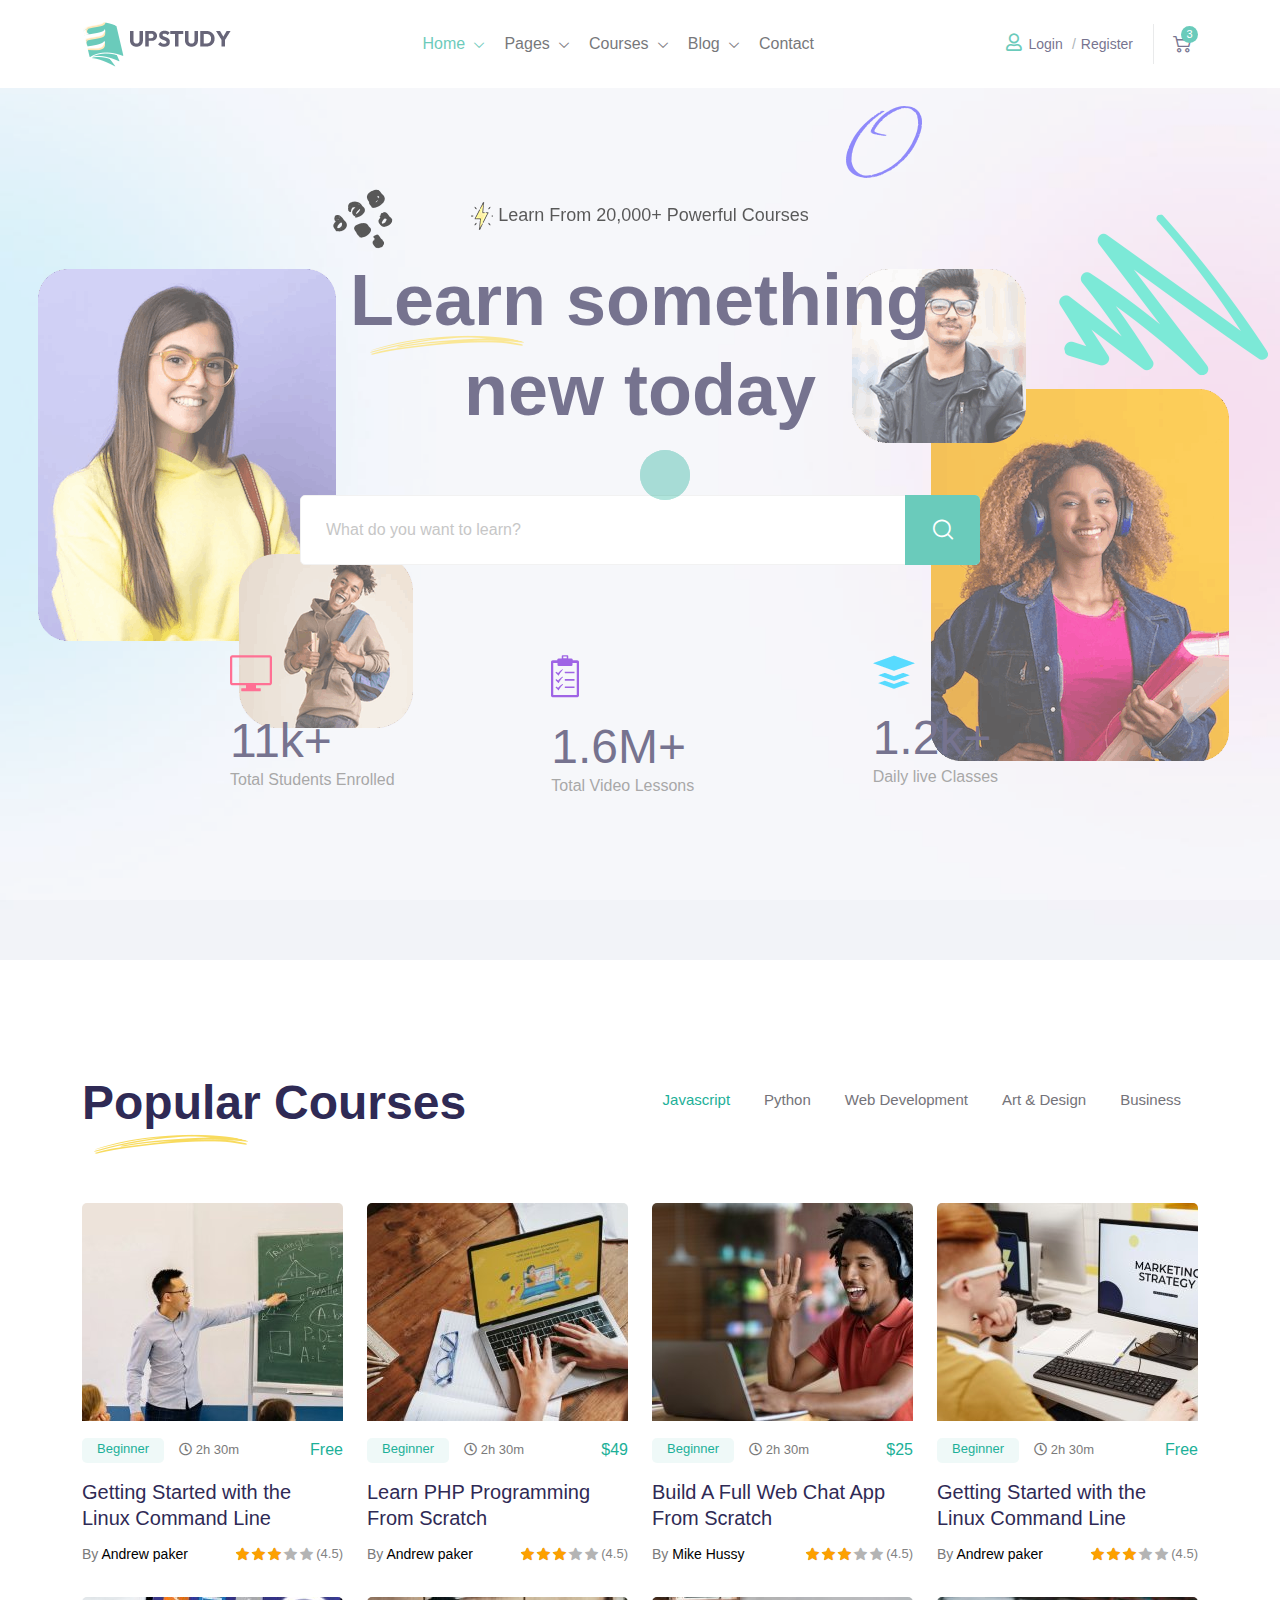
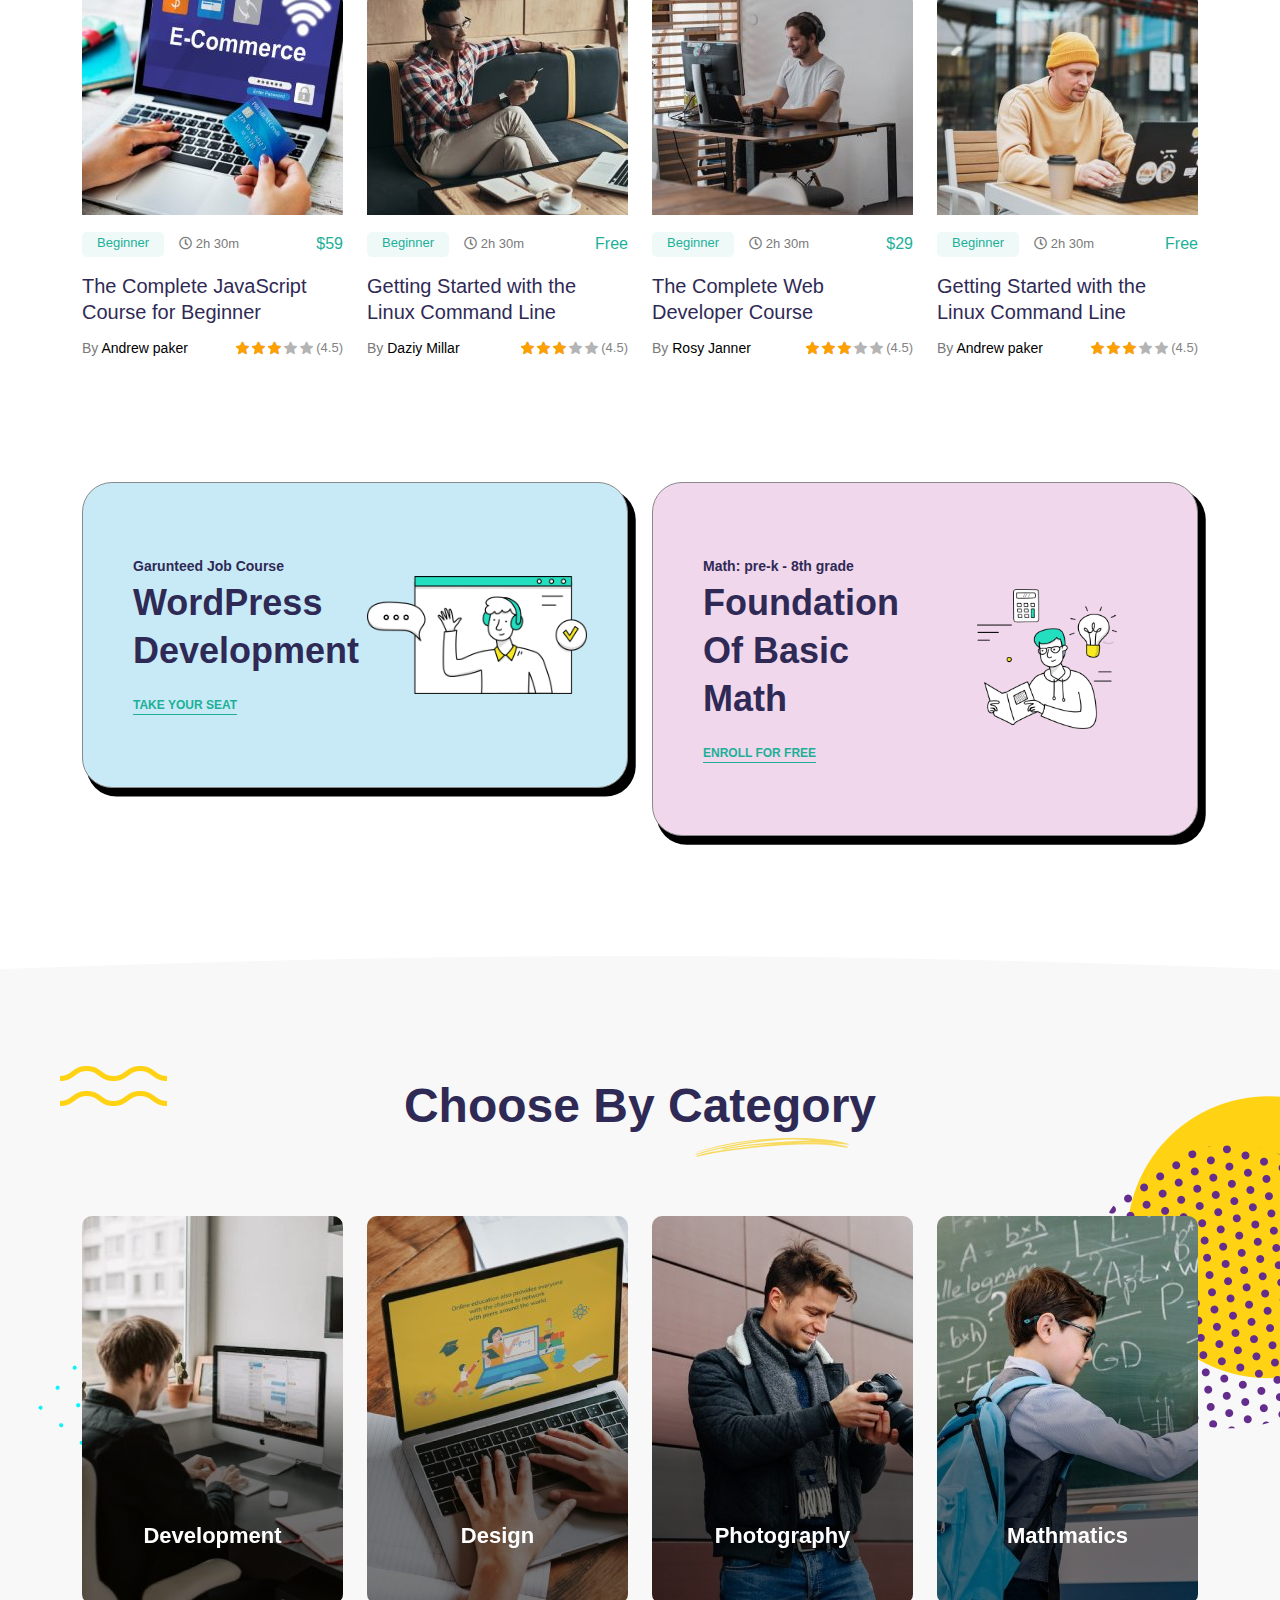
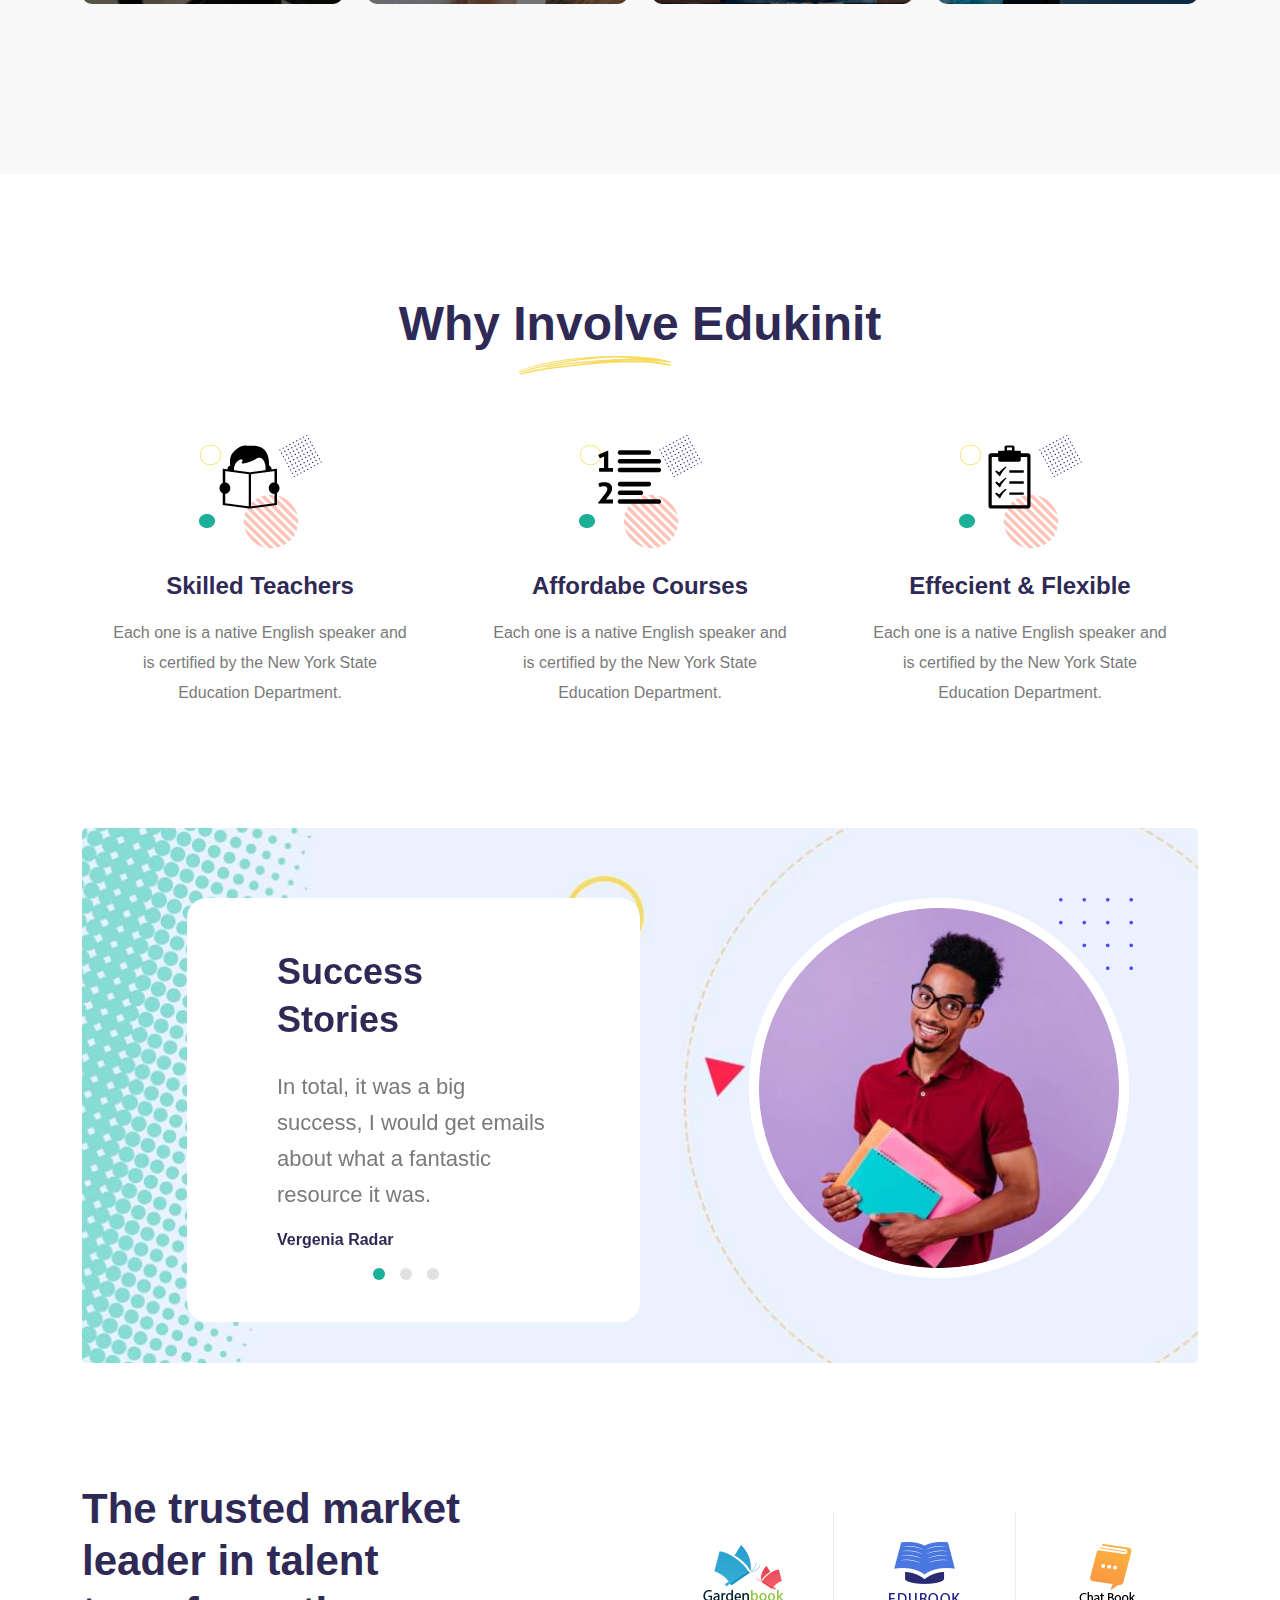
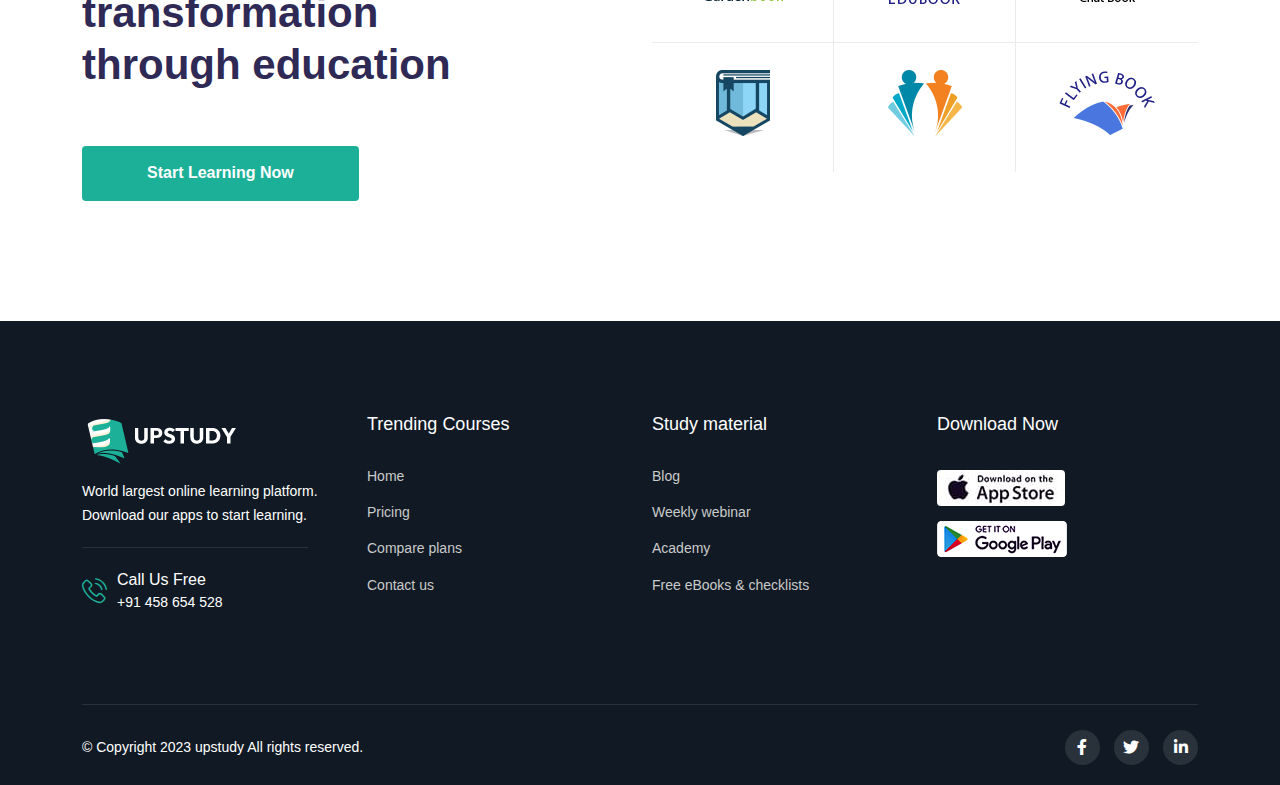
<file: index-2.html>
<!doctype html>
<html class="no-js" lang="en">


<!-- Mirrored from thepixelcurve.com/html/upstudy/upstudy/index-2.html by HTTrack Website Copier/3.x [XR&CO'2014], Mon, 22 May 2023 08:40:12 GMT -->
<head>
    <meta charset="utf-8">
    <meta http-equiv="x-ua-compatible" content="ie=edge">
    <title>Upstudy - Education & LMS HTML5 Template</title>
    <meta name="robots" content="noindex, follow" />
    <meta name="description" content="">
    <meta name="viewport" content="width=device-width, initial-scale=1, shrink-to-fit=no">
    <!-- Favicon -->
    <link rel="shortcut icon" type="image/x-icon" href="assets/images/favicon.png">

    <!-- CSS
	============================================ -->

    <!-- Icon Font CSS -->
    <link rel="stylesheet" href="assets/css/plugins/all.min.css">
    <link rel="stylesheet" href="assets/css/plugins/flaticon.css">

    <!-- Plugins CSS -->
    <link rel="stylesheet" href="assets/css/plugins/bootstrap.min.css">
    <link rel="stylesheet" href="assets/css/plugins/swiper-bundle.min.css">
    <link rel="stylesheet" href="assets/css/plugins/aos.css">
    <link rel="stylesheet" href="assets/css/plugins/nice-select.css">
    <link rel="stylesheet" href="assets/css/plugins/jquery.powertip.min.css">
    <link rel="stylesheet" href="assets/css/plugins/magnific-popup.css">

    <!-- Main Style CSS -->
    <link rel="stylesheet" href="assets/css/style.css">


    <!--====== Use the minified version files listed below for better performance and remove the files listed above ======-->
    <!-- <link rel="stylesheet" href="assets/css/vendor/plugins.min.css">
    <link rel="stylesheet" href="assets/css/style.min.css"> -->

</head>

<body>

    <div class="main-wrapper">


        <!-- Preloader start -->
        <div id="preloader">
            <div class="preloader">
                <span></span>
                <span></span>
            </div>
        </div>
        <!-- Preloader End -->

        <!-- Header Start  -->
        <div class="section header header-section-02">

            <div class="header-bottom-section">

                <div class="container">
                    <div class="header-bottom-wrap">

                        <!--  Header Logo Start  -->
                        <div class="header-logo">
                            <a href="index.html"><img src="assets/images/logo.png" alt="logo"></a>
                        </div>
                        <!--  Header Logo End  -->

                        <!--  Header Menu Start  -->
                        <div class="header-menu d-none d-lg-block">
                            <ul class="main-menu">
                                <li class="active-menu">
                                    <a href="index.html">Home</a>
                                    <ul class="sub-menu">
                                        <li><a href="index.html">Main Demo</a></li>
                                        <li class="active"><a href="index-2.html">Course Hub</a></li>
                                        <li><a href="index-3.html">Distant Learning</a></li>
                                        <li><a href="index-4.html">Kindergarten</a></li>
                                        <li><a href="index-5.html">Language</a></li>
                                        <li><a href="index-6.html">University</a></li>
                                    </ul>
                                </li>
                                <li><a href="#">Pages</a>
                                    <ul class="sub-menu">
                                        <li><a href="about.html">About Us</a></li>
                                        <li><a href="team.html">Team</a></li>
                                        <li><a href="team-details.html">Team Single</a></li>
                                        <li><a href="event.html">Event</a></li>
                                        <li><a href="faq.html">Faq's</a></li>
                                        <li><a href="error.html">404 Page</a></li>
                                        <li><a href="login-register.html">Login Register</a></li>
                                    </ul>
                                </li>
                                <li><a href="course-grid.html">Courses</a>
                                    <ul class="sub-menu">
                                        <li><a href="course-grid.html">Course Grid</a></li>
                                        <li><a href="course-list.html">Course List</a></li>
                                        <li><a href="course-details.html">Course Details</a></li>
                                    </ul>
                                </li>
                                <li><a href="blog.html">Blog</a>
                                    <ul class="sub-menu">
                                        <li><a href="blog.html">Blog</a></li>
                                        <li><a href="blog-list.html">Blog List</a></li>
                                        <li><a href="blog-details.html">Blog Details</a></li>
                                    </ul>
                                </li>
                                <li><a href="contact.html">Contact</a></li>
                            </ul>
                        </div>
                        <!--  Header Menu End  -->


                        <!-- Header Meta Start -->
                        <div class="header-meta">

                            <div class="header-login d-none d-lg-block">
                                <a class="link" href="login-register.html"><i class="far fa-user"></i> Login</a>
                                <a class="link" href="login-register.html">Register</a>
                            </div>

                            <div class="header-cart dropdown">
                                <button class="cart-btn" data-bs-toggle="dropdown">
                                    <i class="flaticon-shopping-cart"></i>
                                    <span class="count">3</span>
                                </button>
                                <div class="dropdown-menu dropdown-cart">
                                    <!-- Cart Items Start -->
                                    <div class="cart-items">
                                        <!-- Single Cart Item Start -->
                                        <div class="single-cart-item">
                                            <div class="item-image">
                                                <img src="assets/images/shop-cart-1.jpg" alt="Cart">
                                            </div>
                                            <div class="item-content">
                                                <h4 class="title"><a href="#">Smart Gear Watch</a></h4>
                                                <span class="quantity"> 2 x $59.99 </span>
                                            </div>
                                            <button class="btn-close"></button>
                                        </div>
                                        <!-- Single Cart Item End -->
                                        <!-- Single Cart Item Start -->
                                        <div class="single-cart-item">
                                            <div class="item-image">
                                                <img src="assets/images/shop-cart-2.jpg" alt="Cart">
                                            </div>
                                            <div class="item-content">
                                                <h4 class="title"><a href="#">Smart Gear Watch</a></h4>
                                                <span class="quantity"> 2 x $59.99 </span>
                                            </div>
                                            <button class="btn-close"></button>
                                        </div>
                                        <!-- Single Cart Item End -->
                                        <!-- Single Cart Item Start -->
                                        <div class="single-cart-item">
                                            <div class="item-image">
                                                <img src="assets/images/shop-cart-3.jpg" alt="Cart">
                                            </div>
                                            <div class="item-content">
                                                <h4 class="title"><a href="#">Smart Gear Watch</a></h4>
                                                <span class="quantity"> 2 x $59.99 </span>
                                            </div>
                                            <button class="btn-close"></button>
                                        </div>
                                        <!-- Single Cart Item End -->
                                    </div>
                                    <!-- Cart Items End -->

                                    <!-- Cart Total Start -->
                                    <div class="cart-total">
                                        <span class="label">Subtotal:</span>
                                        <span class="value">$229.95</span>
                                    </div>
                                    <!-- Cart Total End -->

                                    <!-- Cart Button Start -->
                                    <div class="cart-btns">
                                        <a href="#" class="btn">View Cart</a>
                                        <a href="#" class="btn btn-white">Checkout</a>
                                    </div>
                                    <!-- Cart Button End -->
                                </div>
                            </div>

                            <div class="header-toggle d-lg-none">
                                <button data-bs-toggle="offcanvas" data-bs-target="#offcanvasMenu">
                                    <span></span>
                                    <span></span>
                                    <span></span>
                                </button>
                            </div>

                        </div>
                        <!-- Header Meta End -->

                    </div>
                </div>


            </div>
        </div>
        <!-- Header End -->


        <!-- Offcanvas Start -->
        <div class="offcanvas offcanvas-start" id="offcanvasMenu">

            <div class="offcanvas-header">
                <!-- Offcanvas Logo Start -->
                <div class="offcanvas-logo">
                    <a href="index.html"><img src="assets/images/logo-white.png" alt=""></a>
                </div>
                <!-- Offcanvas Logo End -->

                <button type="button" class="close-btn" data-bs-dismiss="offcanvas"><i class="flaticon-close"></i></button>

            </div>
            <div class="offcanvas-body">
                <div class="offcanvas-menu">
                    <ul class="main-menu">
                        <li class="active-menu">
                            <a href="index.html">Home</a>
                            <ul class="sub-menu">
                                <li><a href="index.html">Main Demo</a></li>
                                <li class="active"><a href="index-2.html">Course Hub</a></li>
                                <li><a href="index-3.html">Distant Learning</a></li>
                                <li><a href="index-4.html">Kindergarten</a></li>
                                <li><a href="index-5.html">Language</a></li>
                                <li><a href="index-6.html">University</a></li>
                            </ul>
                        </li>
                        <li><a href="#">Pages</a>
                            <ul class="sub-menu">
                                <li><a href="about.html">About Us</a></li>
                                <li><a href="team.html">Team</a></li>
                                <li><a href="team-details.html">Team Single</a></li>
                                <li><a href="event.html">Event</a></li>
                                <li><a href="faq.html">Faq's</a></li>
                                <li><a href="error.html">404 Page</a></li>
                                <li><a href="login-register.html">Login Register</a></li>
                            </ul>
                        </li>
                        <li><a href="course-grid.html">Courses</a>
                            <ul class="sub-menu">
                                <li><a href="course-grid.html">Course Grid</a></li>
                                <li><a href="course-list.html">Course List</a></li>
                                <li><a href="course-details.html">Course Details</a></li>
                            </ul>
                        </li>
                        <li><a href="blog.html">Blog</a>
                            <ul class="sub-menu">
                                <li><a href="blog.html">Blog</a></li>
                                <li><a href="blog-list.html">Blog List</a></li>
                                <li><a href="blog-details.html">Blog Details</a></li>
                            </ul>
                        </li>
                        <li><a href="contact.html">Contact</a></li>
                    </ul>
                </div>
            </div>
        </div>
        <!-- Offcanvas End -->


        <!-- Hero Start -->
        <div class="upstudy-hero-section-02 section" style="background-image: url(assets/images/bg/hero2-bg.jpg);">
            <div class="image-1">
                <img src="assets/images/hero2-img1.png" alt="">
                <div class="shape-1 parallaxed">
                    <svg id="banner" xmlns="http://www.w3.org/2000/svg" width="60" height="60" viewBox="0 0 60 60">
                        <g id="bg">
                            <image id="Vector_Smart_Object" data-name="Vector Smart Object" width="60" height="60" xlink:href="[data-uri]" />
                        </g>
                    </svg>
                </div>
            </div>
            <div class="image-2">
                <img src="assets/images/hero2-img2.png" alt="">
                <div class="shape-2 parallaxed">
                    <svg id="banner" xmlns="http://www.w3.org/2000/svg" xmlns:xlink="http://www.w3.org/1999/xlink" width="210" height="162" viewBox="0 0 210 162">
                        <g id="bg">
                            <image id="Vector_Smart_Object" data-name="Vector Smart Object" width="210" height="162" xlink:href="[data-uri]" />
                        </g>
                    </svg>
                </div>
            </div>
            <div class="shape-3">
                <svg id="banner" xmlns="http://www.w3.org/2000/svg" width="76" height="72" viewBox="0 0 76 72">
                    <g id="bg">
                        <image id="Vector_Smart_Object" data-name="Vector Smart Object" width="76" height="72" xlink:href="[data-uri]" />
                    </g>
                </svg>
            </div>
            <div class="container">
                <div class="row justify-content-center">
                    <div class="col-xl-12 col-lg-9">
                        <!-- Hero Content Start -->
                        <div class="hero-content text-center">
                            <p class="text" data-aos="fade-up" data-aos-delay="800"><img src="assets/images/energy.png" alt=""> Learn From 20,000+ Powerful Courses</p>
                            <div class="section-title" data-aos="fade-up" data-aos-delay="700">
                                <h2 class="title"><span>Learn</span> something new today</h2>
                            </div>
                            <div class="hero-form" data-aos="fade-up" data-aos-delay="900">
                                <form action="#">
                                    <input type="text" placeholder="What do you want to learn?">
                                    <button class="search" type="submit"><i class="flaticon-loupe"></i></button>
                                </form>
                            </div>
                        </div>
                        <!-- Hero Content End -->
                    </div>
                </div>

                <div class="upstudy-counter-wrap">
                    <div class="row">
                        <div class="col-md-4 col-sm-6">
                            <!-- Counter Item Start -->
                            <div class="counter-item">
                                <div class="counter-icon">
                                    <img src="assets/images/counter-5.png" alt="">
                                </div>
                                <div class="counter-content">
                                    <h3 class="title">
                                        <sapn class="counter">24</sapn>k+
                                    </h3>
                                    <p>Total Students Enrolled</p>
                                </div>
                            </div>
                            <!-- Counter Item End -->
                        </div>
                        <div class="col-md-4 col-sm-6">
                            <!-- Counter Item Start -->
                            <div class="counter-item">
                                <div class="counter-icon">
                                    <img src="assets/images/counter-6.png" alt="">
                                </div>
                                <div class="counter-content">
                                    <h3 class="title">
                                        <sapn class="counter">3.5</sapn>M+
                                    </h3>
                                    <p>Total Video Lessons</p>
                                </div>
                            </div>
                            <!-- Counter Item End -->
                        </div>
                        <div class="col-md-4 col-sm-6">
                            <!-- Counter Item Start -->
                            <div class="counter-item">
                                <div class="counter-icon">
                                    <img src="assets/images/counter-7.png" alt="">
                                </div>
                                <div class="counter-content">
                                    <h3 class="title">
                                        <sapn class="counter">2.5</sapn>k+
                                    </h3>
                                    <p>Daily live Classes</p>
                                </div>
                            </div>
                            <!-- Counter Item End -->
                        </div>
                    </div>
                </div>
            </div>

        </div>
        <!-- Hero End -->

        <!-- Courses Start -->
        <div class="section section-padding-03">
            <div class="container">

                <!-- Course Header Start -->
                <div class="course-header">
                    <!-- Section Title Start -->
                    <div class="section-title">
                        <h2 class="title"><span>Popular</span> Courses</h2>
                    </div>
                    <!-- Section Title End -->

                    <div class="tab-menu">
                        <ul class="nav justify-content-center justify-content-lg-start">
                            <li><button class="active" data-bs-toggle="tab" data-bs-target="#tab1">Javascript</button></li>
                            <li><button data-bs-toggle="tab" data-bs-target="#tab2">Python</button></li>
                            <li><button data-bs-toggle="tab" data-bs-target="#tab3">Web Development</button></li>
                            <li><button data-bs-toggle="tab" data-bs-target="#tab4">Art & Design</button></li>
                            <li><button data-bs-toggle="tab" data-bs-target="#tab5">Business</button></li>
                        </ul>
                    </div>
                </div>
                <!-- Course Header End -->

                <!-- Courses Wrapper Start -->
                <div class="courses-wrapper">

                    <!-- Courses Tab Start -->
                    <div class="courses-tab">

                        <!-- Courses Tab Content Start -->
                        <div class="tab-content courses-tab-content">
                            <div class="tab-pane fade show active" id="tab1">

                                <div class="row">
                                    <div class="col-lg-3 col-sm-6">
                                        <!-- Single Courses Start -->
                                        <div class="single-course">
                                            <div class="courses-image">
                                                <a href="course-details.html"><img src="assets/images/courses/courses-1.jpg" alt="Courses"></a>
                                            </div>
                                            <div class="courses-content">
                                                <div class="top-meta">
                                                    <div class="tag-time">
                                                        <a class="tag" href="#">Beginner</a>
                                                        <p class="time"><i class="far fa-clock"></i> 2h 30m</p>
                                                    </div>
                                                    <span class="price">
                                                    <span class="sale-price">Free</span>
                                                    </span>
                                                </div>
                                                <h3 class="title"><a href="course-details.html">Getting Started with the Linux Command Line</a></h3>
                                                <div class="courses-meta">
                                                    <p class="author-name"><span>By</span> Andrew paker</p>
                                                    <div class="rating">
                                                        <div class="rating-star">
                                                            <div class="rating-active" style="width: 60%;"></div>
                                                        </div>
                                                        <span>(4.5)</span>
                                                    </div>
                                                </div>
                                            </div>
                                        </div>
                                        <!-- Single Courses End -->
                                    </div>
                                    <div class="col-lg-3 col-sm-6">
                                        <!-- Single Courses Start -->
                                        <div class="single-course">
                                            <div class="courses-image">
                                                <a href="course-details.html"><img src="assets/images/courses/courses-2.jpg" alt="Courses"></a>
                                            </div>
                                            <div class="courses-content">
                                                <div class="top-meta">
                                                    <div class="tag-time">
                                                        <a class="tag" href="#">Beginner</a>
                                                        <p class="time"><i class="far fa-clock"></i> 2h 30m</p>
                                                    </div>
                                                    <span class="price">
                                                    <span class="sale-price">$49</span>
                                                    </span>
                                                </div>
                                                <h3 class="title"><a href="course-details.html">Learn PHP Programming From Scratch</a></h3>
                                                <div class="courses-meta">
                                                    <p class="author-name"><span>By</span> Andrew paker</p>
                                                    <div class="rating">
                                                        <div class="rating-star">
                                                            <div class="rating-active" style="width: 60%;"></div>
                                                        </div>
                                                        <span>(4.5)</span>
                                                    </div>
                                                </div>
                                            </div>
                                        </div>
                                        <!-- Single Courses End -->
                                    </div>
                                    <div class="col-lg-3 col-sm-6">
                                        <!-- Single Courses Start -->
                                        <div class="single-course">
                                            <div class="courses-image">
                                                <a href="course-details.html"><img src="assets/images/courses/courses-3.jpg" alt="Courses"></a>
                                            </div>
                                            <div class="courses-content">
                                                <div class="top-meta">
                                                    <div class="tag-time">
                                                        <a class="tag" href="#">Beginner</a>
                                                        <p class="time"><i class="far fa-clock"></i> 2h 30m</p>
                                                    </div>
                                                    <span class="price">
                                                    <span class="sale-price">$25</span>
                                                    </span>
                                                </div>
                                                <h3 class="title"><a href="course-details.html">Build A Full Web Chat App From Scratch</a></h3>
                                                <div class="courses-meta">
                                                    <p class="author-name"><span>By</span> Mike Hussy</p>
                                                    <div class="rating">
                                                        <div class="rating-star">
                                                            <div class="rating-active" style="width: 60%;"></div>
                                                        </div>
                                                        <span>(4.5)</span>
                                                    </div>
                                                </div>
                                            </div>
                                        </div>
                                        <!-- Single Courses End -->
                                    </div>
                                    <div class="col-lg-3 col-sm-6">
                                        <!-- Single Courses Start -->
                                        <div class="single-course">
                                            <div class="courses-image">
                                                <a href="course-details.html"><img src="assets/images/courses/courses-4.jpg" alt="Courses"></a>
                                            </div>
                                            <div class="courses-content">
                                                <div class="top-meta">
                                                    <div class="tag-time">
                                                        <a class="tag" href="#">Beginner</a>
                                                        <p class="time"><i class="far fa-clock"></i> 2h 30m</p>
                                                    </div>
                                                    <span class="price">
                                                    <span class="sale-price">Free</span>
                                                    </span>
                                                </div>
                                                <h3 class="title"><a href="course-details.html">Getting Started with the Linux Command Line</a></h3>
                                                <div class="courses-meta">
                                                    <p class="author-name"><span>By</span> Andrew paker</p>
                                                    <div class="rating">
                                                        <div class="rating-star">
                                                            <div class="rating-active" style="width: 60%;"></div>
                                                        </div>
                                                        <span>(4.5)</span>
                                                    </div>
                                                </div>
                                            </div>
                                        </div>
                                        <!-- Single Courses End -->
                                    </div>
                                    <div class="col-lg-3 col-sm-6">
                                        <!-- Single Courses Start -->
                                        <div class="single-course">
                                            <div class="courses-image">
                                                <a href="course-details.html"><img src="assets/images/courses/courses-5.jpg" alt="Courses"></a>
                                            </div>
                                            <div class="courses-content">
                                                <div class="top-meta">
                                                    <div class="tag-time">
                                                        <a class="tag" href="#">Beginner</a>
                                                        <p class="time"><i class="far fa-clock"></i> 2h 30m</p>
                                                    </div>
                                                    <span class="price">
                                                    <span class="sale-price">$59</span>
                                                    </span>
                                                </div>
                                                <h3 class="title"><a href="course-details.html">The Complete JavaScript Course for Beginner</a></h3>
                                                <div class="courses-meta">
                                                    <p class="author-name"><span>By</span> Andrew paker</p>
                                                    <div class="rating">
                                                        <div class="rating-star">
                                                            <div class="rating-active" style="width: 60%;"></div>
                                                        </div>
                                                        <span>(4.5)</span>
                                                    </div>
                                                </div>
                                            </div>
                                        </div>
                                        <!-- Single Courses End -->
                                    </div>
                                    <div class="col-lg-3 col-sm-6">
                                        <!-- Single Courses Start -->
                                        <div class="single-course">
                                            <div class="courses-image">
                                                <a href="course-details.html"><img src="assets/images/courses/courses-6.jpg" alt="Courses"></a>
                                            </div>
                                            <div class="courses-content">
                                                <div class="top-meta">
                                                    <div class="tag-time">
                                                        <a class="tag" href="#">Beginner</a>
                                                        <p class="time"><i class="far fa-clock"></i> 2h 30m</p>
                                                    </div>
                                                    <span class="price">
                                                    <span class="sale-price">Free</span>
                                                    </span>
                                                </div>
                                                <h3 class="title"><a href="course-details.html">Getting Started with the Linux Command Line</a></h3>
                                                <div class="courses-meta">
                                                    <p class="author-name"><span>By</span> Daziy Millar</p>
                                                    <div class="rating">
                                                        <div class="rating-star">
                                                            <div class="rating-active" style="width: 60%;"></div>
                                                        </div>
                                                        <span>(4.5)</span>
                                                    </div>
                                                </div>
                                            </div>
                                        </div>
                                        <!-- Single Courses End -->
                                    </div>
                                    <div class="col-lg-3 col-sm-6">
                                        <!-- Single Courses Start -->
                                        <div class="single-course">
                                            <div class="courses-image">
                                                <a href="course-details.html"><img src="assets/images/courses/courses-7.jpg" alt="Courses"></a>
                                            </div>
                                            <div class="courses-content">
                                                <div class="top-meta">
                                                    <div class="tag-time">
                                                        <a class="tag" href="#">Beginner</a>
                                                        <p class="time"><i class="far fa-clock"></i> 2h 30m</p>
                                                    </div>
                                                    <span class="price">
                                                    <span class="sale-price">$29</span>
                                                    </span>
                                                </div>
                                                <h3 class="title"><a href="course-details.html">The Complete Web Developer Course</a></h3>
                                                <div class="courses-meta">
                                                    <p class="author-name"><span>By</span> Rosy Janner</p>
                                                    <div class="rating">
                                                        <div class="rating-star">
                                                            <div class="rating-active" style="width: 60%;"></div>
                                                        </div>
                                                        <span>(4.5)</span>
                                                    </div>
                                                </div>
                                            </div>
                                        </div>
                                        <!-- Single Courses End -->
                                    </div>
                                    <div class="col-lg-3 col-sm-6">
                                        <!-- Single Courses Start -->
                                        <div class="single-course">
                                            <div class="courses-image">
                                                <a href="course-details.html"><img src="assets/images/courses/courses-8.jpg" alt="Courses"></a>
                                            </div>
                                            <div class="courses-content">
                                                <div class="top-meta">
                                                    <div class="tag-time">
                                                        <a class="tag" href="#">Beginner</a>
                                                        <p class="time"><i class="far fa-clock"></i> 2h 30m</p>
                                                    </div>
                                                    <span class="price">
                                                    <span class="sale-price">Free</span>
                                                    </span>
                                                </div>
                                                <h3 class="title"><a href="course-details.html">Getting Started with the Linux Command Line</a></h3>
                                                <div class="courses-meta">
                                                    <p class="author-name"><span>By</span> Andrew paker</p>
                                                    <div class="rating">
                                                        <div class="rating-star">
                                                            <div class="rating-active" style="width: 60%;"></div>
                                                        </div>
                                                        <span>(4.5)</span>
                                                    </div>
                                                </div>
                                            </div>
                                        </div>
                                        <!-- Single Courses End -->
                                    </div>
                                </div>

                            </div>
                            <div class="tab-pane fade" id="tab2">

                                <div class="row">
                                    <div class="col-lg-3 col-sm-6">
                                        <!-- Single Courses Start -->
                                        <div class="single-course">
                                            <div class="courses-image">
                                                <a href="course-details.html"><img src="assets/images/courses/courses-1.jpg" alt="Courses"></a>
                                            </div>
                                            <div class="courses-content">
                                                <div class="top-meta">
                                                    <div class="tag-time">
                                                        <a class="tag" href="#">Beginner</a>
                                                        <p class="time"><i class="far fa-clock"></i> 2h 30m</p>
                                                    </div>
                                                    <span class="price">
                                                    <span class="sale-price">Free</span>
                                                    </span>
                                                </div>
                                                <h3 class="title"><a href="course-details.html">Getting Started with the Linux Command Line</a></h3>
                                                <div class="courses-meta">
                                                    <p class="author-name"><span>By</span> Andrew paker</p>
                                                    <div class="rating">
                                                        <div class="rating-star">
                                                            <div class="rating-active" style="width: 60%;"></div>
                                                        </div>
                                                        <span>(4.5)</span>
                                                    </div>
                                                </div>
                                            </div>
                                        </div>
                                        <!-- Single Courses End -->
                                    </div>
                                    <div class="col-lg-3 col-sm-6">
                                        <!-- Single Courses Start -->
                                        <div class="single-course">
                                            <div class="courses-image">
                                                <a href="course-details.html"><img src="assets/images/courses/courses-2.jpg" alt="Courses"></a>
                                            </div>
                                            <div class="courses-content">
                                                <div class="top-meta">
                                                    <div class="tag-time">
                                                        <a class="tag" href="#">Beginner</a>
                                                        <p class="time"><i class="far fa-clock"></i> 2h 30m</p>
                                                    </div>
                                                    <span class="price">
                                                    <span class="sale-price">$49</span>
                                                    </span>
                                                </div>
                                                <h3 class="title"><a href="course-details.html">Learn PHP Programming From Scratch</a></h3>
                                                <div class="courses-meta">
                                                    <p class="author-name"><span>By</span> Andrew paker</p>
                                                    <div class="rating">
                                                        <div class="rating-star">
                                                            <div class="rating-active" style="width: 60%;"></div>
                                                        </div>
                                                        <span>(4.5)</span>
                                                    </div>
                                                </div>
                                            </div>
                                        </div>
                                        <!-- Single Courses End -->
                                    </div>
                                    <div class="col-lg-3 col-sm-6">
                                        <!-- Single Courses Start -->
                                        <div class="single-course">
                                            <div class="courses-image">
                                                <a href="course-details.html"><img src="assets/images/courses/courses-3.jpg" alt="Courses"></a>
                                            </div>
                                            <div class="courses-content">
                                                <div class="top-meta">
                                                    <div class="tag-time">
                                                        <a class="tag" href="#">Beginner</a>
                                                        <p class="time"><i class="far fa-clock"></i> 2h 30m</p>
                                                    </div>
                                                    <span class="price">
                                                    <span class="sale-price">$25</span>
                                                    </span>
                                                </div>
                                                <h3 class="title"><a href="course-details.html">Build A Full Web Chat App From Scratch</a></h3>
                                                <div class="courses-meta">
                                                    <p class="author-name"><span>By</span> Mike Hussy</p>
                                                    <div class="rating">
                                                        <div class="rating-star">
                                                            <div class="rating-active" style="width: 60%;"></div>
                                                        </div>
                                                        <span>(4.5)</span>
                                                    </div>
                                                </div>
                                            </div>
                                        </div>
                                        <!-- Single Courses End -->
                                    </div>
                                    <div class="col-lg-3 col-sm-6">
                                        <!-- Single Courses Start -->
                                        <div class="single-course">
                                            <div class="courses-image">
                                                <a href="course-details.html"><img src="assets/images/courses/courses-4.jpg" alt="Courses"></a>
                                            </div>
                                            <div class="courses-content">
                                                <div class="top-meta">
                                                    <div class="tag-time">
                                                        <a class="tag" href="#">Beginner</a>
                                                        <p class="time"><i class="far fa-clock"></i> 2h 30m</p>
                                                    </div>
                                                    <span class="price">
                                                    <span class="sale-price">Free</span>
                                                    </span>
                                                </div>
                                                <h3 class="title"><a href="course-details.html">Getting Started with the Linux Command Line</a></h3>
                                                <div class="courses-meta">
                                                    <p class="author-name"><span>By</span> Andrew paker</p>
                                                    <div class="rating">
                                                        <div class="rating-star">
                                                            <div class="rating-active" style="width: 60%;"></div>
                                                        </div>
                                                        <span>(4.5)</span>
                                                    </div>
                                                </div>
                                            </div>
                                        </div>
                                        <!-- Single Courses End -->
                                    </div>
                                    <div class="col-lg-3 col-sm-6">
                                        <!-- Single Courses Start -->
                                        <div class="single-course">
                                            <div class="courses-image">
                                                <a href="course-details.html"><img src="assets/images/courses/courses-5.jpg" alt="Courses"></a>
                                            </div>
                                            <div class="courses-content">
                                                <div class="top-meta">
                                                    <div class="tag-time">
                                                        <a class="tag" href="#">Beginner</a>
                                                        <p class="time"><i class="far fa-clock"></i> 2h 30m</p>
                                                    </div>
                                                    <span class="price">
                                                    <span class="sale-price">$59</span>
                                                    </span>
                                                </div>
                                                <h3 class="title"><a href="course-details.html">The Complete JavaScript Course for Beginner</a></h3>
                                                <div class="courses-meta">
                                                    <p class="author-name"><span>By</span> Andrew paker</p>
                                                    <div class="rating">
                                                        <div class="rating-star">
                                                            <div class="rating-active" style="width: 60%;"></div>
                                                        </div>
                                                        <span>(4.5)</span>
                                                    </div>
                                                </div>
                                            </div>
                                        </div>
                                        <!-- Single Courses End -->
                                    </div>
                                    <div class="col-lg-3 col-sm-6">
                                        <!-- Single Courses Start -->
                                        <div class="single-course">
                                            <div class="courses-image">
                                                <a href="course-details.html"><img src="assets/images/courses/courses-6.jpg" alt="Courses"></a>
                                            </div>
                                            <div class="courses-content">
                                                <div class="top-meta">
                                                    <div class="tag-time">
                                                        <a class="tag" href="#">Beginner</a>
                                                        <p class="time"><i class="far fa-clock"></i> 2h 30m</p>
                                                    </div>
                                                    <span class="price">
                                                    <span class="sale-price">Free</span>
                                                    </span>
                                                </div>
                                                <h3 class="title"><a href="course-details.html">Getting Started with the Linux Command Line</a></h3>
                                                <div class="courses-meta">
                                                    <p class="author-name"><span>By</span> Daziy Millar</p>
                                                    <div class="rating">
                                                        <div class="rating-star">
                                                            <div class="rating-active" style="width: 60%;"></div>
                                                        </div>
                                                        <span>(4.5)</span>
                                                    </div>
                                                </div>
                                            </div>
                                        </div>
                                        <!-- Single Courses End -->
                                    </div>
                                    <div class="col-lg-3 col-sm-6">
                                        <!-- Single Courses Start -->
                                        <div class="single-course">
                                            <div class="courses-image">
                                                <a href="course-details.html"><img src="assets/images/courses/courses-7.jpg" alt="Courses"></a>
                                            </div>
                                            <div class="courses-content">
                                                <div class="top-meta">
                                                    <div class="tag-time">
                                                        <a class="tag" href="#">Beginner</a>
                                                        <p class="time"><i class="far fa-clock"></i> 2h 30m</p>
                                                    </div>
                                                    <span class="price">
                                                    <span class="sale-price">$29</span>
                                                    </span>
                                                </div>
                                                <h3 class="title"><a href="course-details.html">The Complete Web Developer Course</a></h3>
                                                <div class="courses-meta">
                                                    <p class="author-name"><span>By</span> Rosy Janner</p>
                                                    <div class="rating">
                                                        <div class="rating-star">
                                                            <div class="rating-active" style="width: 60%;"></div>
                                                        </div>
                                                        <span>(4.5)</span>
                                                    </div>
                                                </div>
                                            </div>
                                        </div>
                                        <!-- Single Courses End -->
                                    </div>
                                    <div class="col-lg-3 col-sm-6">
                                        <!-- Single Courses Start -->
                                        <div class="single-course">
                                            <div class="courses-image">
                                                <a href="course-details.html"><img src="assets/images/courses/courses-8.jpg" alt="Courses"></a>
                                            </div>
                                            <div class="courses-content">
                                                <div class="top-meta">
                                                    <div class="tag-time">
                                                        <a class="tag" href="#">Beginner</a>
                                                        <p class="time"><i class="far fa-clock"></i> 2h 30m</p>
                                                    </div>
                                                    <span class="price">
                                                    <span class="sale-price">Free</span>
                                                    </span>
                                                </div>
                                                <h3 class="title"><a href="course-details.html">Getting Started with the Linux Command Line</a></h3>
                                                <div class="courses-meta">
                                                    <p class="author-name"><span>By</span> Andrew paker</p>
                                                    <div class="rating">
                                                        <div class="rating-star">
                                                            <div class="rating-active" style="width: 60%;"></div>
                                                        </div>
                                                        <span>(4.5)</span>
                                                    </div>
                                                </div>
                                            </div>
                                        </div>
                                        <!-- Single Courses End -->
                                    </div>
                                </div>

                            </div>
                            <div class="tab-pane fade" id="tab3">

                                <div class="row">
                                    <div class="col-lg-3 col-sm-6">
                                        <!-- Single Courses Start -->
                                        <div class="single-course">
                                            <div class="courses-image">
                                                <a href="course-details.html"><img src="assets/images/courses/courses-1.jpg" alt="Courses"></a>
                                            </div>
                                            <div class="courses-content">
                                                <div class="top-meta">
                                                    <div class="tag-time">
                                                        <a class="tag" href="#">Beginner</a>
                                                        <p class="time"><i class="far fa-clock"></i> 2h 30m</p>
                                                    </div>
                                                    <span class="price">
                                                    <span class="sale-price">Free</span>
                                                    </span>
                                                </div>
                                                <h3 class="title"><a href="course-details.html">Getting Started with the Linux Command Line</a></h3>
                                                <div class="courses-meta">
                                                    <p class="author-name"><span>By</span> Andrew paker</p>
                                                    <div class="rating">
                                                        <div class="rating-star">
                                                            <div class="rating-active" style="width: 60%;"></div>
                                                        </div>
                                                        <span>(4.5)</span>
                                                    </div>
                                                </div>
                                            </div>
                                        </div>
                                        <!-- Single Courses End -->
                                    </div>
                                    <div class="col-lg-3 col-sm-6">
                                        <!-- Single Courses Start -->
                                        <div class="single-course">
                                            <div class="courses-image">
                                                <a href="course-details.html"><img src="assets/images/courses/courses-2.jpg" alt="Courses"></a>
                                            </div>
                                            <div class="courses-content">
                                                <div class="top-meta">
                                                    <div class="tag-time">
                                                        <a class="tag" href="#">Beginner</a>
                                                        <p class="time"><i class="far fa-clock"></i> 2h 30m</p>
                                                    </div>
                                                    <span class="price">
                                                    <span class="sale-price">$49</span>
                                                    </span>
                                                </div>
                                                <h3 class="title"><a href="course-details.html">Learn PHP Programming From Scratch</a></h3>
                                                <div class="courses-meta">
                                                    <p class="author-name"><span>By</span> Andrew paker</p>
                                                    <div class="rating">
                                                        <div class="rating-star">
                                                            <div class="rating-active" style="width: 60%;"></div>
                                                        </div>
                                                        <span>(4.5)</span>
                                                    </div>
                                                </div>
                                            </div>
                                        </div>
                                        <!-- Single Courses End -->
                                    </div>
                                    <div class="col-lg-3 col-sm-6">
                                        <!-- Single Courses Start -->
                                        <div class="single-course">
                                            <div class="courses-image">
                                                <a href="course-details.html"><img src="assets/images/courses/courses-3.jpg" alt="Courses"></a>
                                            </div>
                                            <div class="courses-content">
                                                <div class="top-meta">
                                                    <div class="tag-time">
                                                        <a class="tag" href="#">Beginner</a>
                                                        <p class="time"><i class="far fa-clock"></i> 2h 30m</p>
                                                    </div>
                                                    <span class="price">
                                                    <span class="sale-price">$25</span>
                                                    </span>
                                                </div>
                                                <h3 class="title"><a href="course-details.html">Build A Full Web Chat App From Scratch</a></h3>
                                                <div class="courses-meta">
                                                    <p class="author-name"><span>By</span> Mike Hussy</p>
                                                    <div class="rating">
                                                        <div class="rating-star">
                                                            <div class="rating-active" style="width: 60%;"></div>
                                                        </div>
                                                        <span>(4.5)</span>
                                                    </div>
                                                </div>
                                            </div>
                                        </div>
                                        <!-- Single Courses End -->
                                    </div>
                                    <div class="col-lg-3 col-sm-6">
                                        <!-- Single Courses Start -->
                                        <div class="single-course">
                                            <div class="courses-image">
                                                <a href="course-details.html"><img src="assets/images/courses/courses-4.jpg" alt="Courses"></a>
                                            </div>
                                            <div class="courses-content">
                                                <div class="top-meta">
                                                    <div class="tag-time">
                                                        <a class="tag" href="#">Beginner</a>
                                                        <p class="time"><i class="far fa-clock"></i> 2h 30m</p>
                                                    </div>
                                                    <span class="price">
                                                    <span class="sale-price">Free</span>
                                                    </span>
                                                </div>
                                                <h3 class="title"><a href="course-details.html">Getting Started with the Linux Command Line</a></h3>
                                                <div class="courses-meta">
                                                    <p class="author-name"><span>By</span> Andrew paker</p>
                                                    <div class="rating">
                                                        <div class="rating-star">
                                                            <div class="rating-active" style="width: 60%;"></div>
                                                        </div>
                                                        <span>(4.5)</span>
                                                    </div>
                                                </div>
                                            </div>
                                        </div>
                                        <!-- Single Courses End -->
                                    </div>
                                    <div class="col-lg-3 col-sm-6">
                                        <!-- Single Courses Start -->
                                        <div class="single-course">
                                            <div class="courses-image">
                                                <a href="course-details.html"><img src="assets/images/courses/courses-5.jpg" alt="Courses"></a>
                                            </div>
                                            <div class="courses-content">
                                                <div class="top-meta">
                                                    <div class="tag-time">
                                                        <a class="tag" href="#">Beginner</a>
                                                        <p class="time"><i class="far fa-clock"></i> 2h 30m</p>
                                                    </div>
                                                    <span class="price">
                                                    <span class="sale-price">$59</span>
                                                    </span>
                                                </div>
                                                <h3 class="title"><a href="course-details.html">The Complete JavaScript Course for Beginner</a></h3>
                                                <div class="courses-meta">
                                                    <p class="author-name"><span>By</span> Andrew paker</p>
                                                    <div class="rating">
                                                        <div class="rating-star">
                                                            <div class="rating-active" style="width: 60%;"></div>
                                                        </div>
                                                        <span>(4.5)</span>
                                                    </div>
                                                </div>
                                            </div>
                                        </div>
                                        <!-- Single Courses End -->
                                    </div>
                                    <div class="col-lg-3 col-sm-6">
                                        <!-- Single Courses Start -->
                                        <div class="single-course">
                                            <div class="courses-image">
                                                <a href="course-details.html"><img src="assets/images/courses/courses-6.jpg" alt="Courses"></a>
                                            </div>
                                            <div class="courses-content">
                                                <div class="top-meta">
                                                    <div class="tag-time">
                                                        <a class="tag" href="#">Beginner</a>
                                                        <p class="time"><i class="far fa-clock"></i> 2h 30m</p>
                                                    </div>
                                                    <span class="price">
                                                    <span class="sale-price">Free</span>
                                                    </span>
                                                </div>
                                                <h3 class="title"><a href="course-details.html">Getting Started with the Linux Command Line</a></h3>
                                                <div class="courses-meta">
                                                    <p class="author-name"><span>By</span> Daziy Millar</p>
                                                    <div class="rating">
                                                        <div class="rating-star">
                                                            <div class="rating-active" style="width: 60%;"></div>
                                                        </div>
                                                        <span>(4.5)</span>
                                                    </div>
                                                </div>
                                            </div>
                                        </div>
                                        <!-- Single Courses End -->
                                    </div>
                                    <div class="col-lg-3 col-sm-6">
                                        <!-- Single Courses Start -->
                                        <div class="single-course">
                                            <div class="courses-image">
                                                <a href="course-details.html"><img src="assets/images/courses/courses-7.jpg" alt="Courses"></a>
                                            </div>
                                            <div class="courses-content">
                                                <div class="top-meta">
                                                    <div class="tag-time">
                                                        <a class="tag" href="#">Beginner</a>
                                                        <p class="time"><i class="far fa-clock"></i> 2h 30m</p>
                                                    </div>
                                                    <span class="price">
                                                    <span class="sale-price">$29</span>
                                                    </span>
                                                </div>
                                                <h3 class="title"><a href="course-details.html">The Complete Web Developer Course</a></h3>
                                                <div class="courses-meta">
                                                    <p class="author-name"><span>By</span> Rosy Janner</p>
                                                    <div class="rating">
                                                        <div class="rating-star">
                                                            <div class="rating-active" style="width: 60%;"></div>
                                                        </div>
                                                        <span>(4.5)</span>
                                                    </div>
                                                </div>
                                            </div>
                                        </div>
                                        <!-- Single Courses End -->
                                    </div>
                                    <div class="col-lg-3 col-sm-6">
                                        <!-- Single Courses Start -->
                                        <div class="single-course">
                                            <div class="courses-image">
                                                <a href="course-details.html"><img src="assets/images/courses/courses-8.jpg" alt="Courses"></a>
                                            </div>
                                            <div class="courses-content">
                                                <div class="top-meta">
                                                    <div class="tag-time">
                                                        <a class="tag" href="#">Beginner</a>
                                                        <p class="time"><i class="far fa-clock"></i> 2h 30m</p>
                                                    </div>
                                                    <span class="price">
                                                    <span class="sale-price">Free</span>
                                                    </span>
                                                </div>
                                                <h3 class="title"><a href="course-details.html">Getting Started with the Linux Command Line</a></h3>
                                                <div class="courses-meta">
                                                    <p class="author-name"><span>By</span> Andrew paker</p>
                                                    <div class="rating">
                                                        <div class="rating-star">
                                                            <div class="rating-active" style="width: 60%;"></div>
                                                        </div>
                                                        <span>(4.5)</span>
                                                    </div>
                                                </div>
                                            </div>
                                        </div>
                                        <!-- Single Courses End -->
                                    </div>
                                </div>

                            </div>
                            <div class="tab-pane fade" id="tab4">

                                <div class="row">
                                    <div class="col-lg-3 col-sm-6">
                                        <!-- Single Courses Start -->
                                        <div class="single-course">
                                            <div class="courses-image">
                                                <a href="course-details.html"><img src="assets/images/courses/courses-1.jpg" alt="Courses"></a>
                                            </div>
                                            <div class="courses-content">
                                                <div class="top-meta">
                                                    <div class="tag-time">
                                                        <a class="tag" href="#">Beginner</a>
                                                        <p class="time"><i class="far fa-clock"></i> 2h 30m</p>
                                                    </div>
                                                    <span class="price">
                                                    <span class="sale-price">Free</span>
                                                    </span>
                                                </div>
                                                <h3 class="title"><a href="course-details.html">Getting Started with the Linux Command Line</a></h3>
                                                <div class="courses-meta">
                                                    <p class="author-name"><span>By</span> Andrew paker</p>
                                                    <div class="rating">
                                                        <div class="rating-star">
                                                            <div class="rating-active" style="width: 60%;"></div>
                                                        </div>
                                                        <span>(4.5)</span>
                                                    </div>
                                                </div>
                                            </div>
                                        </div>
                                        <!-- Single Courses End -->
                                    </div>
                                    <div class="col-lg-3 col-sm-6">
                                        <!-- Single Courses Start -->
                                        <div class="single-course">
                                            <div class="courses-image">
                                                <a href="course-details.html"><img src="assets/images/courses/courses-2.jpg" alt="Courses"></a>
                                            </div>
                                            <div class="courses-content">
                                                <div class="top-meta">
                                                    <div class="tag-time">
                                                        <a class="tag" href="#">Beginner</a>
                                                        <p class="time"><i class="far fa-clock"></i> 2h 30m</p>
                                                    </div>
                                                    <span class="price">
                                                    <span class="sale-price">$49</span>
                                                    </span>
                                                </div>
                                                <h3 class="title"><a href="course-details.html">Learn PHP Programming From Scratch</a></h3>
                                                <div class="courses-meta">
                                                    <p class="author-name"><span>By</span> Andrew paker</p>
                                                    <div class="rating">
                                                        <div class="rating-star">
                                                            <div class="rating-active" style="width: 60%;"></div>
                                                        </div>
                                                        <span>(4.5)</span>
                                                    </div>
                                                </div>
                                            </div>
                                        </div>
                                        <!-- Single Courses End -->
                                    </div>
                                    <div class="col-lg-3 col-sm-6">
                                        <!-- Single Courses Start -->
                                        <div class="single-course">
                                            <div class="courses-image">
                                                <a href="course-details.html"><img src="assets/images/courses/courses-3.jpg" alt="Courses"></a>
                                            </div>
                                            <div class="courses-content">
                                                <div class="top-meta">
                                                    <div class="tag-time">
                                                        <a class="tag" href="#">Beginner</a>
                                                        <p class="time"><i class="far fa-clock"></i> 2h 30m</p>
                                                    </div>
                                                    <span class="price">
                                                    <span class="sale-price">$25</span>
                                                    </span>
                                                </div>
                                                <h3 class="title"><a href="course-details.html">Build A Full Web Chat App From Scratch</a></h3>
                                                <div class="courses-meta">
                                                    <p class="author-name"><span>By</span> Mike Hussy</p>
                                                    <div class="rating">
                                                        <div class="rating-star">
                                                            <div class="rating-active" style="width: 60%;"></div>
                                                        </div>
                                                        <span>(4.5)</span>
                                                    </div>
                                                </div>
                                            </div>
                                        </div>
                                        <!-- Single Courses End -->
                                    </div>
                                    <div class="col-lg-3 col-sm-6">
                                        <!-- Single Courses Start -->
                                        <div class="single-course">
                                            <div class="courses-image">
                                                <a href="course-details.html"><img src="assets/images/courses/courses-4.jpg" alt="Courses"></a>
                                            </div>
                                            <div class="courses-content">
                                                <div class="top-meta">
                                                    <div class="tag-time">
                                                        <a class="tag" href="#">Beginner</a>
                                                        <p class="time"><i class="far fa-clock"></i> 2h 30m</p>
                                                    </div>
                                                    <span class="price">
                                                    <span class="sale-price">Free</span>
                                                    </span>
                                                </div>
                                                <h3 class="title"><a href="course-details.html">Getting Started with the Linux Command Line</a></h3>
                                                <div class="courses-meta">
                                                    <p class="author-name"><span>By</span> Andrew paker</p>
                                                    <div class="rating">
                                                        <div class="rating-star">
                                                            <div class="rating-active" style="width: 60%;"></div>
                                                        </div>
                                                        <span>(4.5)</span>
                                                    </div>
                                                </div>
                                            </div>
                                        </div>
                                        <!-- Single Courses End -->
                                    </div>
                                    <div class="col-lg-3 col-sm-6">
                                        <!-- Single Courses Start -->
                                        <div class="single-course">
                                            <div class="courses-image">
                                                <a href="course-details.html"><img src="assets/images/courses/courses-5.jpg" alt="Courses"></a>
                                            </div>
                                            <div class="courses-content">
                                                <div class="top-meta">
                                                    <div class="tag-time">
                                                        <a class="tag" href="#">Beginner</a>
                                                        <p class="time"><i class="far fa-clock"></i> 2h 30m</p>
                                                    </div>
                                                    <span class="price">
                                                    <span class="sale-price">$59</span>
                                                    </span>
                                                </div>
                                                <h3 class="title"><a href="course-details.html">The Complete JavaScript Course for Beginner</a></h3>
                                                <div class="courses-meta">
                                                    <p class="author-name"><span>By</span> Andrew paker</p>
                                                    <div class="rating">
                                                        <div class="rating-star">
                                                            <div class="rating-active" style="width: 60%;"></div>
                                                        </div>
                                                        <span>(4.5)</span>
                                                    </div>
                                                </div>
                                            </div>
                                        </div>
                                        <!-- Single Courses End -->
                                    </div>
                                    <div class="col-lg-3 col-sm-6">
                                        <!-- Single Courses Start -->
                                        <div class="single-course">
                                            <div class="courses-image">
                                                <a href="course-details.html"><img src="assets/images/courses/courses-6.jpg" alt="Courses"></a>
                                            </div>
                                            <div class="courses-content">
                                                <div class="top-meta">
                                                    <div class="tag-time">
                                                        <a class="tag" href="#">Beginner</a>
                                                        <p class="time"><i class="far fa-clock"></i> 2h 30m</p>
                                                    </div>
                                                    <span class="price">
                                                    <span class="sale-price">Free</span>
                                                    </span>
                                                </div>
                                                <h3 class="title"><a href="course-details.html">Getting Started with the Linux Command Line</a></h3>
                                                <div class="courses-meta">
                                                    <p class="author-name"><span>By</span> Daziy Millar</p>
                                                    <div class="rating">
                                                        <div class="rating-star">
                                                            <div class="rating-active" style="width: 60%;"></div>
                                                        </div>
                                                        <span>(4.5)</span>
                                                    </div>
                                                </div>
                                            </div>
                                        </div>
                                        <!-- Single Courses End -->
                                    </div>
                                    <div class="col-lg-3 col-sm-6">
                                        <!-- Single Courses Start -->
                                        <div class="single-course">
                                            <div class="courses-image">
                                                <a href="course-details.html"><img src="assets/images/courses/courses-7.jpg" alt="Courses"></a>
                                            </div>
                                            <div class="courses-content">
                                                <div class="top-meta">
                                                    <div class="tag-time">
                                                        <a class="tag" href="#">Beginner</a>
                                                        <p class="time"><i class="far fa-clock"></i> 2h 30m</p>
                                                    </div>
                                                    <span class="price">
                                                    <span class="sale-price">$29</span>
                                                    </span>
                                                </div>
                                                <h3 class="title"><a href="course-details.html">The Complete Web Developer Course</a></h3>
                                                <div class="courses-meta">
                                                    <p class="author-name"><span>By</span> Rosy Janner</p>
                                                    <div class="rating">
                                                        <div class="rating-star">
                                                            <div class="rating-active" style="width: 60%;"></div>
                                                        </div>
                                                        <span>(4.5)</span>
                                                    </div>
                                                </div>
                                            </div>
                                        </div>
                                        <!-- Single Courses End -->
                                    </div>
                                    <div class="col-lg-3 col-sm-6">
                                        <!-- Single Courses Start -->
                                        <div class="single-course">
                                            <div class="courses-image">
                                                <a href="course-details.html"><img src="assets/images/courses/courses-8.jpg" alt="Courses"></a>
                                            </div>
                                            <div class="courses-content">
                                                <div class="top-meta">
                                                    <div class="tag-time">
                                                        <a class="tag" href="#">Beginner</a>
                                                        <p class="time"><i class="far fa-clock"></i> 2h 30m</p>
                                                    </div>
                                                    <span class="price">
                                                    <span class="sale-price">Free</span>
                                                    </span>
                                                </div>
                                                <h3 class="title"><a href="course-details.html">Getting Started with the Linux Command Line</a></h3>
                                                <div class="courses-meta">
                                                    <p class="author-name"><span>By</span> Andrew paker</p>
                                                    <div class="rating">
                                                        <div class="rating-star">
                                                            <div class="rating-active" style="width: 60%;"></div>
                                                        </div>
                                                        <span>(4.5)</span>
                                                    </div>
                                                </div>
                                            </div>
                                        </div>
                                        <!-- Single Courses End -->
                                    </div>
                                </div>

                            </div>
                            <div class="tab-pane fade" id="tab5">

                                <div class="row">
                                    <div class="col-lg-3 col-sm-6">
                                        <!-- Single Courses Start -->
                                        <div class="single-course">
                                            <div class="courses-image">
                                                <a href="course-details.html"><img src="assets/images/courses/courses-1.jpg" alt="Courses"></a>
                                            </div>
                                            <div class="courses-content">
                                                <div class="top-meta">
                                                    <div class="tag-time">
                                                        <a class="tag" href="#">Beginner</a>
                                                        <p class="time"><i class="far fa-clock"></i> 2h 30m</p>
                                                    </div>
                                                    <span class="price">
                                                    <span class="sale-price">Free</span>
                                                    </span>
                                                </div>
                                                <h3 class="title"><a href="course-details.html">Getting Started with the Linux Command Line</a></h3>
                                                <div class="courses-meta">
                                                    <p class="author-name"><span>By</span> Andrew paker</p>
                                                    <div class="rating">
                                                        <div class="rating-star">
                                                            <div class="rating-active" style="width: 60%;"></div>
                                                        </div>
                                                        <span>(4.5)</span>
                                                    </div>
                                                </div>
                                            </div>
                                        </div>
                                        <!-- Single Courses End -->
                                    </div>
                                    <div class="col-lg-3 col-sm-6">
                                        <!-- Single Courses Start -->
                                        <div class="single-course">
                                            <div class="courses-image">
                                                <a href="course-details.html"><img src="assets/images/courses/courses-2.jpg" alt="Courses"></a>
                                            </div>
                                            <div class="courses-content">
                                                <div class="top-meta">
                                                    <div class="tag-time">
                                                        <a class="tag" href="#">Beginner</a>
                                                        <p class="time"><i class="far fa-clock"></i> 2h 30m</p>
                                                    </div>
                                                    <span class="price">
                                                    <span class="sale-price">$49</span>
                                                    </span>
                                                </div>
                                                <h3 class="title"><a href="course-details.html">Learn PHP Programming From Scratch</a></h3>
                                                <div class="courses-meta">
                                                    <p class="author-name"><span>By</span> Andrew paker</p>
                                                    <div class="rating">
                                                        <div class="rating-star">
                                                            <div class="rating-active" style="width: 60%;"></div>
                                                        </div>
                                                        <span>(4.5)</span>
                                                    </div>
                                                </div>
                                            </div>
                                        </div>
                                        <!-- Single Courses End -->
                                    </div>
                                    <div class="col-lg-3 col-sm-6">
                                        <!-- Single Courses Start -->
                                        <div class="single-course">
                                            <div class="courses-image">
                                                <a href="course-details.html"><img src="assets/images/courses/courses-3.jpg" alt="Courses"></a>
                                            </div>
                                            <div class="courses-content">
                                                <div class="top-meta">
                                                    <div class="tag-time">
                                                        <a class="tag" href="#">Beginner</a>
                                                        <p class="time"><i class="far fa-clock"></i> 2h 30m</p>
                                                    </div>
                                                    <span class="price">
                                                    <span class="sale-price">$25</span>
                                                    </span>
                                                </div>
                                                <h3 class="title"><a href="course-details.html">Build A Full Web Chat App From Scratch</a></h3>
                                                <div class="courses-meta">
                                                    <p class="author-name"><span>By</span> Mike Hussy</p>
                                                    <div class="rating">
                                                        <div class="rating-star">
                                                            <div class="rating-active" style="width: 60%;"></div>
                                                        </div>
                                                        <span>(4.5)</span>
                                                    </div>
                                                </div>
                                            </div>
                                        </div>
                                        <!-- Single Courses End -->
                                    </div>
                                    <div class="col-lg-3 col-sm-6">
                                        <!-- Single Courses Start -->
                                        <div class="single-course">
                                            <div class="courses-image">
                                                <a href="course-details.html"><img src="assets/images/courses/courses-4.jpg" alt="Courses"></a>
                                            </div>
                                            <div class="courses-content">
                                                <div class="top-meta">
                                                    <div class="tag-time">
                                                        <a class="tag" href="#">Beginner</a>
                                                        <p class="time"><i class="far fa-clock"></i> 2h 30m</p>
                                                    </div>
                                                    <span class="price">
                                                    <span class="sale-price">Free</span>
                                                    </span>
                                                </div>
                                                <h3 class="title"><a href="course-details.html">Getting Started with the Linux Command Line</a></h3>
                                                <div class="courses-meta">
                                                    <p class="author-name"><span>By</span> Andrew paker</p>
                                                    <div class="rating">
                                                        <div class="rating-star">
                                                            <div class="rating-active" style="width: 60%;"></div>
                                                        </div>
                                                        <span>(4.5)</span>
                                                    </div>
                                                </div>
                                            </div>
                                        </div>
                                        <!-- Single Courses End -->
                                    </div>
                                    <div class="col-lg-3 col-sm-6">
                                        <!-- Single Courses Start -->
                                        <div class="single-course">
                                            <div class="courses-image">
                                                <a href="course-details.html"><img src="assets/images/courses/courses-5.jpg" alt="Courses"></a>
                                            </div>
                                            <div class="courses-content">
                                                <div class="top-meta">
                                                    <div class="tag-time">
                                                        <a class="tag" href="#">Beginner</a>
                                                        <p class="time"><i class="far fa-clock"></i> 2h 30m</p>
                                                    </div>
                                                    <span class="price">
                                                    <span class="sale-price">$59</span>
                                                    </span>
                                                </div>
                                                <h3 class="title"><a href="course-details.html">The Complete JavaScript Course for Beginner</a></h3>
                                                <div class="courses-meta">
                                                    <p class="author-name"><span>By</span> Andrew paker</p>
                                                    <div class="rating">
                                                        <div class="rating-star">
                                                            <div class="rating-active" style="width: 60%;"></div>
                                                        </div>
                                                        <span>(4.5)</span>
                                                    </div>
                                                </div>
                                            </div>
                                        </div>
                                        <!-- Single Courses End -->
                                    </div>
                                    <div class="col-lg-3 col-sm-6">
                                        <!-- Single Courses Start -->
                                        <div class="single-course">
                                            <div class="courses-image">
                                                <a href="course-details.html"><img src="assets/images/courses/courses-6.jpg" alt="Courses"></a>
                                            </div>
                                            <div class="courses-content">
                                                <div class="top-meta">
                                                    <div class="tag-time">
                                                        <a class="tag" href="#">Beginner</a>
                                                        <p class="time"><i class="far fa-clock"></i> 2h 30m</p>
                                                    </div>
                                                    <span class="price">
                                                    <span class="sale-price">Free</span>
                                                    </span>
                                                </div>
                                                <h3 class="title"><a href="course-details.html">Getting Started with the Linux Command Line</a></h3>
                                                <div class="courses-meta">
                                                    <p class="author-name"><span>By</span> Daziy Millar</p>
                                                    <div class="rating">
                                                        <div class="rating-star">
                                                            <div class="rating-active" style="width: 60%;"></div>
                                                        </div>
                                                        <span>(4.5)</span>
                                                    </div>
                                                </div>
                                            </div>
                                        </div>
                                        <!-- Single Courses End -->
                                    </div>
                                    <div class="col-lg-3 col-sm-6">
                                        <!-- Single Courses Start -->
                                        <div class="single-course">
                                            <div class="courses-image">
                                                <a href="course-details.html"><img src="assets/images/courses/courses-7.jpg" alt="Courses"></a>
                                            </div>
                                            <div class="courses-content">
                                                <div class="top-meta">
                                                    <div class="tag-time">
                                                        <a class="tag" href="#">Beginner</a>
                                                        <p class="time"><i class="far fa-clock"></i> 2h 30m</p>
                                                    </div>
                                                    <span class="price">
                                                    <span class="sale-price">$29</span>
                                                    </span>
                                                </div>
                                                <h3 class="title"><a href="course-details.html">The Complete Web Developer Course</a></h3>
                                                <div class="courses-meta">
                                                    <p class="author-name"><span>By</span> Rosy Janner</p>
                                                    <div class="rating">
                                                        <div class="rating-star">
                                                            <div class="rating-active" style="width: 60%;"></div>
                                                        </div>
                                                        <span>(4.5)</span>
                                                    </div>
                                                </div>
                                            </div>
                                        </div>
                                        <!-- Single Courses End -->
                                    </div>
                                    <div class="col-lg-3 col-sm-6">
                                        <!-- Single Courses Start -->
                                        <div class="single-course">
                                            <div class="courses-image">
                                                <a href="course-details.html"><img src="assets/images/courses/courses-8.jpg" alt="Courses"></a>
                                            </div>
                                            <div class="courses-content">
                                                <div class="top-meta">
                                                    <div class="tag-time">
                                                        <a class="tag" href="#">Beginner</a>
                                                        <p class="time"><i class="far fa-clock"></i> 2h 30m</p>
                                                    </div>
                                                    <span class="price">
                                                    <span class="sale-price">Free</span>
                                                    </span>
                                                </div>
                                                <h3 class="title"><a href="course-details.html">Getting Started with the Linux Command Line</a></h3>
                                                <div class="courses-meta">
                                                    <p class="author-name"><span>By</span> Andrew paker</p>
                                                    <div class="rating">
                                                        <div class="rating-star">
                                                            <div class="rating-active" style="width: 60%;"></div>
                                                        </div>
                                                        <span>(4.5)</span>
                                                    </div>
                                                </div>
                                            </div>
                                        </div>
                                        <!-- Single Courses End -->
                                    </div>
                                </div>

                            </div>
                        </div>
                        <!-- Courses Tab Content End -->

                    </div>
                    <!-- Courses Tab End -->

                </div>
                <!-- Courses Wrapper End -->
            </div>
        </div>
        <!-- Courses End -->

        <!-- Offer Start -->
        <div class="section upstudy-offer-section upstudy-offer-section-02 section-padding">
            <div class="container">
                <!-- Offer Wrap Start -->
                <div class="offer-wrap">
                    <div class="row">
                        <div class="col-lg-6">
                            <!-- Single offer Start -->
                            <div class="single-offer-02">
                                <div class="row align-items-center">
                                    <div class="col-sm-6">
                                        <div class="offer-content">
                                            <h4 class="sub-title">Garunteed Job Course</h4>
                                            <h3 class="title">WordPress Development</h3>
                                            <a href="login-register.html" class="link-btn">Take your seat</a>
                                        </div>
                                    </div>
                                    <div class="col-sm-6">
                                        <div class="offer-images">
                                            <img src="assets/images/offer-3.png" alt="">
                                        </div>
                                    </div>
                                </div>
                            </div>
                            <!-- Single Offer End -->
                        </div>
                        <div class="col-lg-6">
                            <!-- Single offer Start -->
                            <div class="single-offer-02 color-02">
                                <div class="row align-items-center">
                                    <div class="col-sm-6">
                                        <div class="offer-content">
                                            <h4 class="sub-title">Math: pre-k - 8th grade </h4>
                                            <h3 class="title">Foundation Of Basic Math</h3>
                                            <a href="login-register.html" class="link-btn">Enroll for free </a>
                                        </div>
                                    </div>
                                    <div class="col-sm-6">
                                        <div class="offer-images">
                                            <img src="assets/images/offer-4.png" alt="">
                                        </div>
                                    </div>
                                </div>
                            </div>
                            <!-- Single Offer End -->
                        </div>
                    </div>
                </div>
                <!-- Offer Wrap End -->
            </div>
        </div>
        <!-- Offer End -->

        <!-- Category Start -->
        <div class="section upstudy-category-section-02 section-padding-02" style="background-image: url(assets/images/bg/cate-bg.png);">
            <div class="shape-1">
                <img src="assets/images/shape/counter-shape1.png" alt="">
            </div>
            <div class="shape-2">
                <img src="assets/images/shape/counter-shape2.png" alt="">
            </div>
            <div class="shape-3">
                <img src="assets/images/shape/counter-shape3.png" alt="">
            </div>
            <div class="container">
                <!-- Section Title Start -->
                <div class="section-title text-center">
                    <h2 class="title">Choose By <span> Category</span></h2>
                </div>
                <!-- Section Title End -->
                <div class="category-wrap">

                    <div class="row">
                        <div class="col-lg-3 col-sm-6">
                            <!-- Single Category Start -->
                            <div class="category-item-02">
                                <div class="category-img">
                                    <a href="course-grid.html"><img src="assets/images/cat-1.jpg" alt=""></a>
                                </div>
                                <div class="category-content text-center">
                                    <h4 class="title"><a href="course-grid.html">Development</a></h4>
                                </div>
                            </div>
                            <!-- Single Category End -->
                        </div>
                        <div class="col-lg-3 col-sm-6">
                            <!-- Single Category Start -->
                            <div class="category-item-02">
                                <div class="category-img">
                                    <a href="course-grid.html"><img src="assets/images/cat-2.jpg" alt=""></a>
                                </div>
                                <div class="category-content text-center">
                                    <h4 class="title"><a href="course-grid.html">Design</a></h4>
                                </div>
                            </div>
                            <!-- Single Category End -->
                        </div>
                        <div class="col-lg-3 col-sm-6">
                            <!-- Single Category Start -->
                            <div class="category-item-02">
                                <div class="category-img">
                                    <a href="course-grid.html"><img src="assets/images/cat-3.jpg" alt=""></a>
                                </div>
                                <div class="category-content text-center">
                                    <h4 class="title"><a href="course-grid.html">Photography</a></h4>
                                </div>
                            </div>
                            <!-- Single Category End -->
                        </div>
                        <div class="col-lg-3 col-sm-6">
                            <!-- Single Category Start -->
                            <div class="category-item-02">
                                <div class="category-img">
                                    <a href="course-grid.html"><img src="assets/images/cat-4.jpg" alt=""></a>
                                </div>
                                <div class="category-content text-center">
                                    <h4 class="title"><a href="course-grid.html">Mathmatics</a></h4>
                                </div>
                            </div>
                            <!-- Single Category End -->
                        </div>
                    </div>
                </div>
            </div>
        </div>
        <!-- Category End -->

        <!-- Features Start -->
        <div class="section upstudy-features-section section-padding">
            <div class="container">
                <div class="features-wrap">
                    <!-- Section Title Start -->
                    <div class="section-title text-center">
                        <h2 class="title">Why <span>Involve</span> Edukinit</h2>
                    </div>
                    <!-- Section Title End -->
                    <div class="features-content-wrap">
                        <div class="row">
                            <div class="col-lg-4 col-sm-6">
                                <!-- Features Item Start -->
                                <div class="features-item text-center">
                                    <div class="features-img">
                                        <img src="assets/images/feat-1.png" alt="">
                                    </div>
                                    <div class="features-content">
                                        <h3 class="title">Skilled Teachers</h3>
                                        <p>Each one is a native English speaker and is certified by the New York State Education Department.</p>
                                    </div>
                                </div>
                                <!-- Features Item End -->
                            </div>
                            <div class="col-lg-4 col-sm-6">
                                <!-- Features Item Start -->
                                <div class="features-item text-center">
                                    <div class="features-img">
                                        <img src="assets/images/feat-2.png" alt="">
                                    </div>
                                    <div class="features-content">
                                        <h3 class="title">Affordabe Courses</h3>
                                        <p>Each one is a native English speaker and is certified by the New York State Education Department.</p>
                                    </div>
                                </div>
                                <!-- Features Item End -->
                            </div>
                            <div class="col-lg-4 col-sm-6">
                                <!-- Features Item Start -->
                                <div class="features-item text-center">
                                    <div class="features-img">
                                        <img src="assets/images/feat-3.png" alt="">
                                    </div>
                                    <div class="features-content">
                                        <h3 class="title">Effecient & Flexible</h3>
                                        <p>Each one is a native English speaker and is certified by the New York State Education Department.</p>
                                    </div>
                                </div>
                                <!-- Features Item End -->
                            </div>
                        </div>
                    </div>
                </div>
            </div>
        </div>
        <!-- Features End -->

        <!-- Testimonial Start -->
        <div class="section upstudy-testimonial-section">
            <div class="container">
                <!-- Testimonial Wrap Start -->
                <div class="testimonial-wrap" style="background-image: url(assets/images/bg/testi-bg.jpg);">
                    <div class="shape-1">
                        <img src="assets/images/shape/testi-shape1.png" alt="">
                    </div>

                    <!-- Testimonial Content Start -->
                    <div class="testimonial-content testimonial-content-active">
                        <div class="swiper-container">
                            <div class="swiper-wrapper">
                                <div class="swiper-slide single-testimonial-content">

                                    <h3 class="title">Success Stories</h3>
                                    <p>In total, it was a big success, I would get emails about what a fantastic resource it was.</p>
                                    <h5 class="name">Vergenia Radar</h5>
                                </div>
                                <div class="swiper-slide single-testimonial-content">
                                    <h3 class="title">Success Stories</h3>
                                    <p>I believe in lifelong learning and they are a great place to learn from experts.</p>
                                    <h5 class="name">Martney Holder</h5>
                                </div>
                                <div class="swiper-slide single-testimonial-content">
                                    <h3 class="title">Success Stories</h3>
                                    <p>In total, it was a big success, I would get emails about what a fantastic resource it was.</p>
                                    <h5 class="name">Andrew Paker</h5>
                                </div>
                            </div>

                            <div class="swiper-pagination"></div>
                        </div>
                    </div>
                    <!-- Testimonial Content End -->

                    <!-- Testimonial Author Start -->
                    <div class="testimonial-author">
                        <div class="testimonial-author-wrap">
                            <div class="author-images-wrap author-images-active">
                                <div class="swiper-container">
                                    <div class="swiper-wrapper">
                                        <div class="swiper-slide author-image">
                                            <img src="assets/images/testi-1.jpg" alt="">
                                        </div>
                                        <div class="swiper-slide author-image">
                                            <img src="assets/images/testi-3.jpg" alt="">
                                        </div>
                                        <div class="swiper-slide author-image">
                                            <img src="assets/images/testi-1.jpg" alt="">
                                        </div>
                                    </div>
                                </div>
                            </div>
                        </div>
                    </div>
                    <!-- Testimonial Author End -->

                </div>
                <!-- Testimonial Wrap End -->
            </div>
        </div>
        <!-- Testimonial End -->

        <!-- Brand Start -->
        <div class="section upstudy-brand-section section-padding">
            <div class="container">
                <div class="brand-wrap">
                    <div class="row align-items-center">
                        <div class="col-lg-6">
                            <div class="brand-title-wrap">
                                <h2 class="title">The trusted market leader in talent transformation through education </h2>
                                <a href="login-register.html" class="btn">Start Learning Now</a>
                            </div>
                        </div>
                        <div class="col-lg-6">
                            <div class="brand-content-wrap">
                                <div class="row g-0">
                                    <div class="col-sm-4">
                                        <div class="upstudy-brand-box">
                                            <!-- Single Brand Start -->
                                            <div class="single-brand">
                                                <img src="assets/images/brand/brand-1.png" alt="">
                                            </div>
                                            <!-- Single Brand End -->
                                            <!-- Single Brand Start -->
                                            <div class="single-brand">
                                                <img src="assets/images/brand/brand-4.png" alt="">
                                            </div>
                                            <!-- Single Brand End -->
                                        </div>
                                    </div>
                                    <div class="col-sm-4">
                                        <div class="upstudy-brand-box">
                                            <!-- Single Brand Start -->
                                            <div class="single-brand">
                                                <img src="assets/images/brand/brand-2.png" alt="">
                                            </div>
                                            <!-- Single Brand End -->
                                            <!-- Single Brand Start -->
                                            <div class="single-brand">
                                                <img src="assets/images/brand/brand-5.png" alt="">
                                            </div>
                                            <!-- Single Brand End -->
                                        </div>
                                    </div>
                                    <div class="col-sm-4">
                                        <div class="upstudy-brand-box brand-box-03">
                                            <!-- Single Brand Start -->
                                            <div class="single-brand">
                                                <img src="assets/images/brand/brand-3.png" alt="">
                                            </div>
                                            <!-- Single Brand End -->
                                            <!-- Single Brand Start -->
                                            <div class="single-brand">
                                                <img src="assets/images/brand/brand-6.png" alt="">
                                            </div>
                                            <!-- Single Brand End -->
                                        </div>
                                    </div>
                                </div>
                            </div>
                        </div>
                    </div>
                </div>
            </div>
        </div>
        <!-- Brand End -->


        <!-- Footer Start -->
        <div class="footer-section section">
            <div class="container">

                <!-- Footer Widget Wrapper Start -->
                <div class="footer-widget-wrap">
                    <div class="row">

                        <div class="col-lg-3 col-sm-6">
                            <!-- Footer Widget Start -->
                            <div class="footer-widget widget-about">
                                <div class="footer-logo">
                                    <a href="index.html"><img src="assets/images/logo-white.png" alt=""></a>
                                </div>
                                <p class="text">World largest online learning platform. Download our apps to start learning.</p>
                                <div class="widget-info">
                                    <div class="info-icon">
                                        <i class="flaticon-phone-call"></i>
                                    </div>
                                    <div class="info-text">
                                        <p class="call-text">Call Us Free</p>
                                        <a href="tel:+91458654528">+91 458 654 528</a>
                                    </div>
                                </div>
                            </div>
                            <!-- Footer Widget End -->
                        </div>

                        <div class="col-lg-3 col-sm-6">
                            <!-- Footer Widget Start -->
                            <div class="footer-widget">
                                <h4 class="footer-widget-title">Trending Courses</h4>
                                <div class="widget-link">
                                    <ul class="link">
                                        <li><a href="index.html">Home </a></li>
                                        <li><a href="#">Pricing</a></li>
                                        <li><a href="about.html">Compare plans</a></li>
                                        <li><a href="contact.html">Contact us</a></li>
                                    </ul>
                                </div>
                            </div>
                            <!-- Footer Widget End -->
                        </div>

                        <div class="col-lg-3 col-sm-6">
                            <!-- Footer Widget Start -->
                            <div class="footer-widget">
                                <h4 class="footer-widget-title">Study material</h4>
                                <div class="widget-link">
                                    <ul class="link">
                                        <li><a href="blog.html">Blog</a></li>
                                        <li><a href="#">Weekly webinar</a></li>
                                        <li><a href="#">Academy</a></li>
                                        <li><a href="#">Free eBooks & checklists</a></li>
                                    </ul>
                                </div>
                            </div>
                            <!-- Footer Widget End -->
                        </div>
                        <div class="col-lg-3 col-sm-6">
                            <!-- Footer Widget Start -->
                            <div class="footer-widget">
                                <h4 class="footer-widget-title">Download Now</h4>
                                <div class="widget-download">
                                    <a href="#"><img src="assets/images/app-1.jpg" alt=""></a>
                                    <a href="#"><img src="assets/images/app-2.png" alt=""></a>
                                </div>
                            </div>
                            <!-- Footer Widget End -->
                        </div>
                    </div>
                </div>
                <!-- Footer Widget Wrapper End -->

                <!-- Footer Copyright Start -->
                <div class="footer-copyright">
                    <div class="copyright-wrapper">
                        <div class="row align-items-center">
                            <div class="col-lg-6 col-md-6">
                                <!-- Footer Copyright Text Start -->
                                <div class="copyright-text">
                                    <p>© Copyright 2023 upstudy All rights reserved. </p>
                                </div>
                                <!-- Footer Copyright Text End -->
                            </div>
                            <div class="col-lg-6 col-md-6">
                                <!-- Footer Copyright Social Start -->
                                <div class="copyright-social">
                                    <ul class="social">
                                        <li><a href="#"><i class="fab fa-facebook-f"></i></a></li>
                                        <li><a href="#"><i class="fab fa-twitter"></i></a></li>
                                        <li><a href="#"><i class="fab fa-linkedin-in"></i></a></li>
                                    </ul>
                                </div>
                                <!-- Footer Copyright Social End -->
                            </div>
                        </div>
                    </div>
                </div>
                <!-- Footer Copyright End -->

            </div>
        </div>
        <!-- Footer End -->

        <!-- back to top start -->
        <div class="progress-wrap">
            <svg class="progress-circle svg-content" width="100%" height="100%" viewBox="-1 -1 102 102">
                <path d="M50,1 a49,49 0 0,1 0,98 a49,49 0 0,1 0,-98" />
            </svg>
        </div>
        <!-- back to top end -->

        <!-- course hover Start -->
        <div id="course-hover">
            <div class="course-hover">
                <div class="courses-content">
                    <div class="top-meta"><a class="tag" href="#">Beginner</a></div>
                    <h3 class="title"><a href="course-details.html">Design 101: Product & Web Design Course</a></h3>
                </div>
                <div class="rating">
                    <div class="rating-star">
                        <div class="rating-active" style="width: 60%;"></div>
                    </div>
                    <span>(4.5)</span>
                </div>
                <p class="price">Free</p>
                <p>World-class training and programs developed by top teachers Lorem ipsum dolor sit amet consectur adip iscing elit sed eiusmod tempor.</p>
                <div class="courses-meta">
                    <p class="student"><i class="flaticon-google-docs"></i> 10 Lessons</p>
                    <p class="student"><i class="far fa-clock"></i> 03 Hours</p>
                </div>
                <div class="courses-btn"><a class="btn" href="course-details.html">Course Full Details</a></div>
            </div>
        </div>
        <!-- course hover End -->

    </div>

    <!-- JS
    ============================================ -->
    <script src="assets/js/vendor/jquery-1.12.4.min.js"></script>
    <script src="assets/js/vendor/modernizr-3.11.2.min.js"></script>

    <!-- Bootstrap JS -->
    <script src="assets/js/plugins/popper.min.js"></script>
    <script src="assets/js/plugins/bootstrap.min.js"></script>

    <!-- Plugins JS -->
    <script src="assets/js/plugins/swiper-bundle.min.js"></script>
    <script src="assets/js/plugins/aos.js"></script>
    <script src="assets/js/plugins/waypoints.min.js"></script>
    <script src="assets/js/plugins/jquery.counterup.min.js"></script>
    <script src="assets/js/plugins/jquery.nice-select.min.js"></script>
    <script src="assets/js/plugins/back-to-top.js"></script>
    <script src="assets/js/plugins/jquery.powertip.min.js"></script>
    <script src="assets/js/plugins/jquery.magnific-popup.min.js"></script>

    <!--====== Use the minified version files listed below for better performance and remove the files listed above ======-->


    <!-- Main JS -->
    <script src="assets/js/main.js"></script>

</body>


<!-- Mirrored from thepixelcurve.com/html/upstudy/upstudy/index-2.html by HTTrack Website Copier/3.x [XR&CO'2014], Mon, 22 May 2023 08:40:16 GMT -->
</html>
</file>
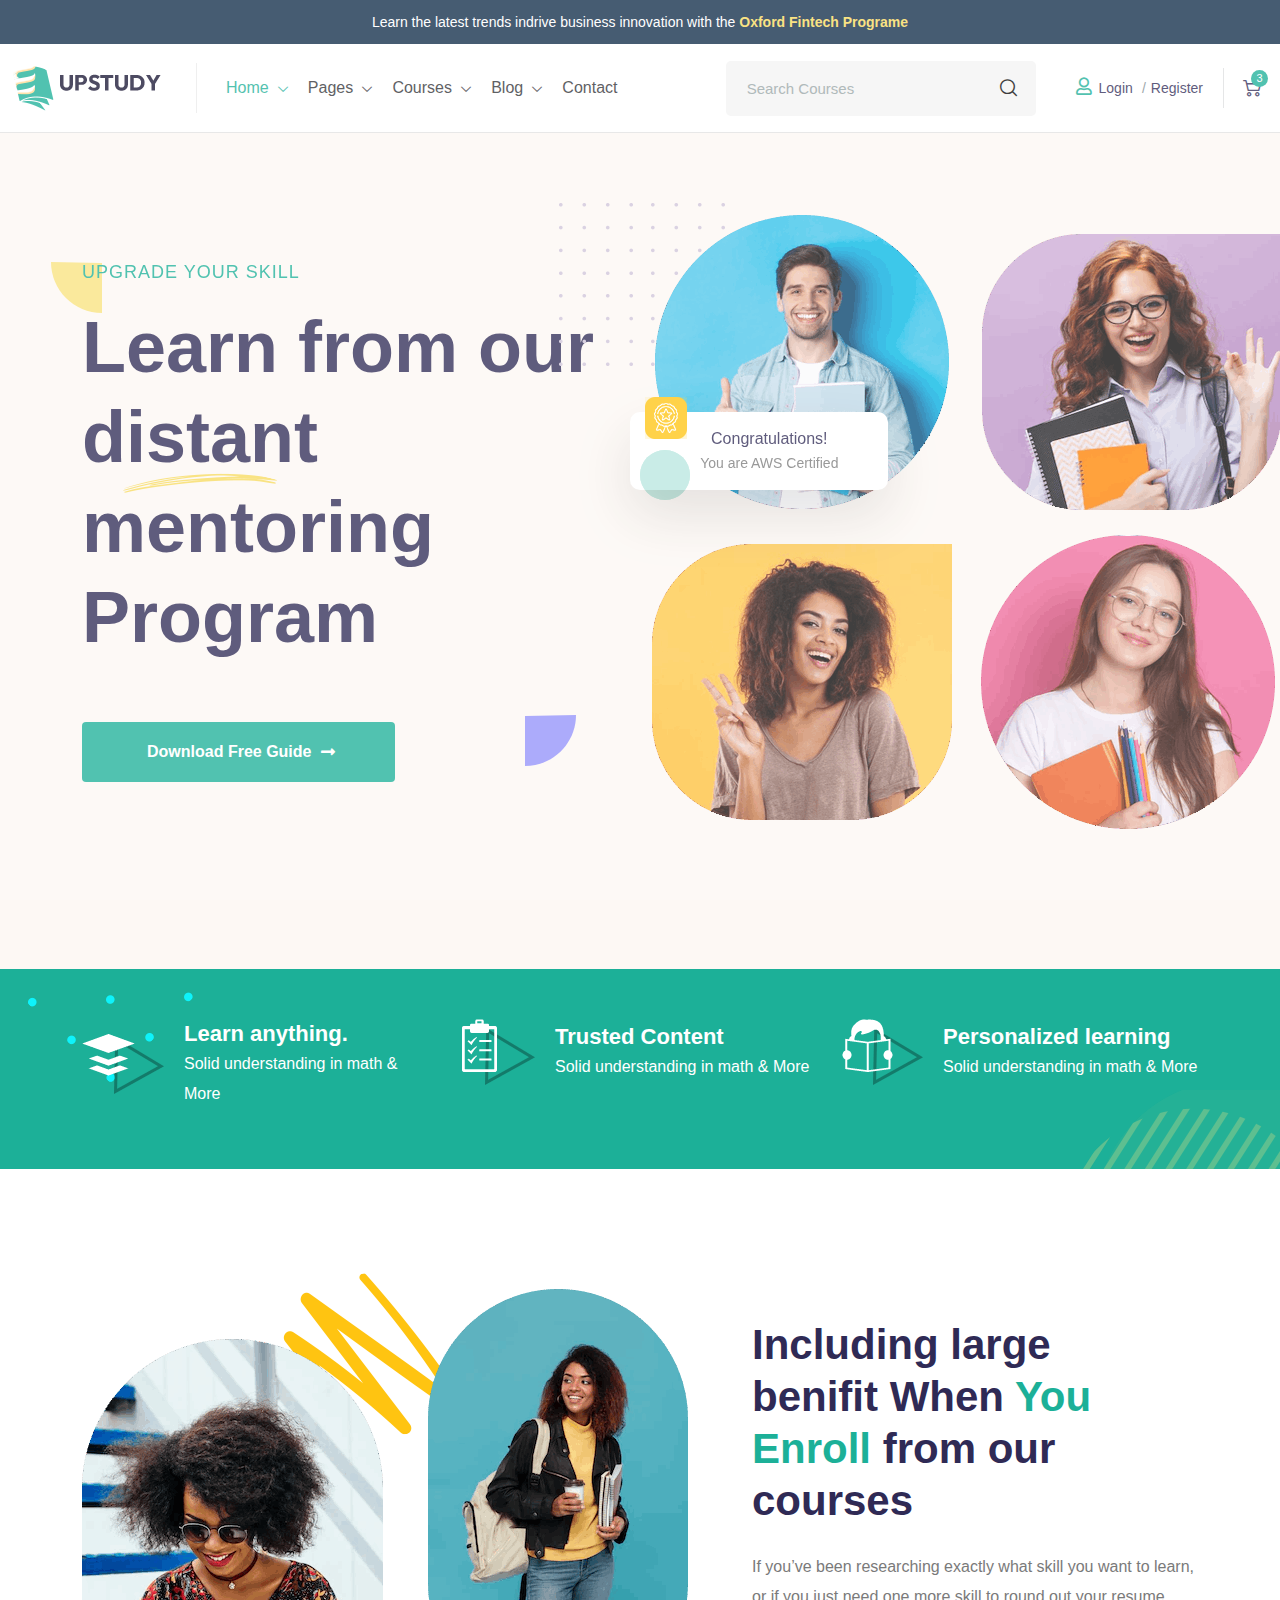
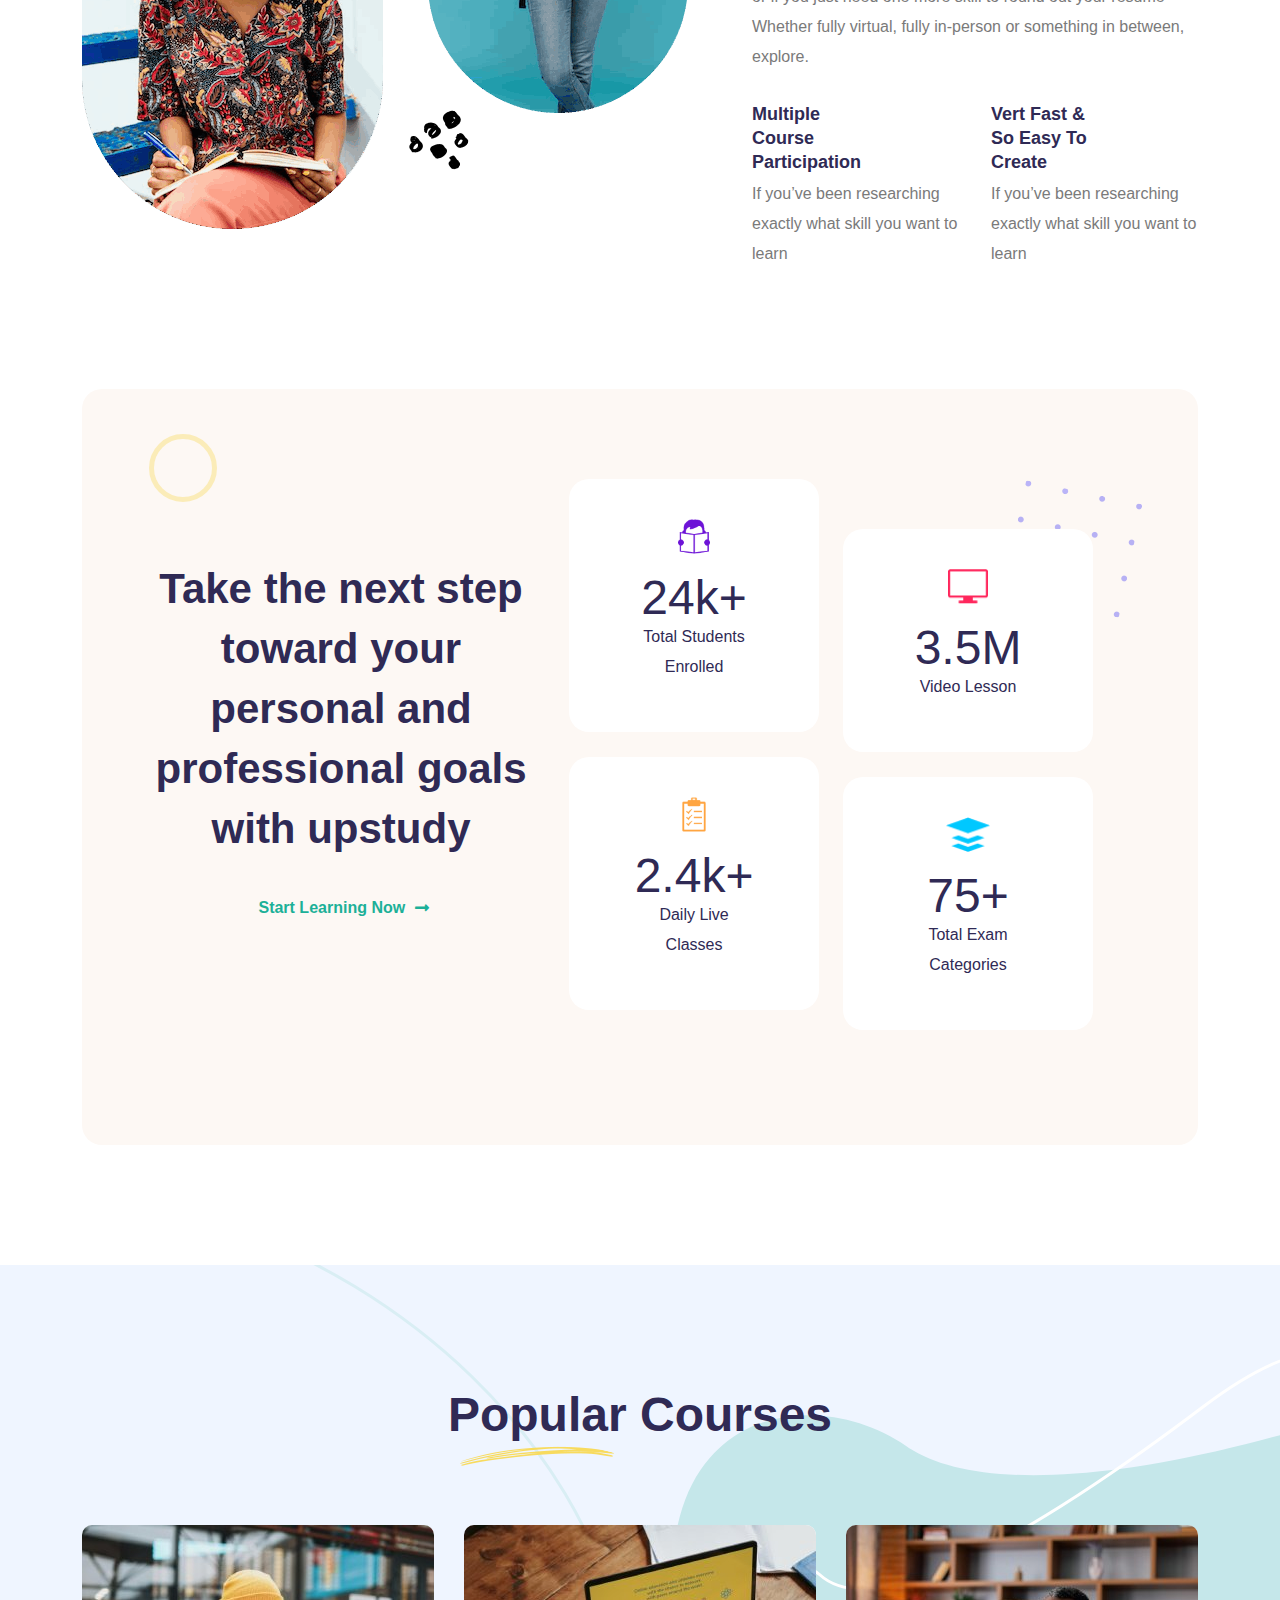
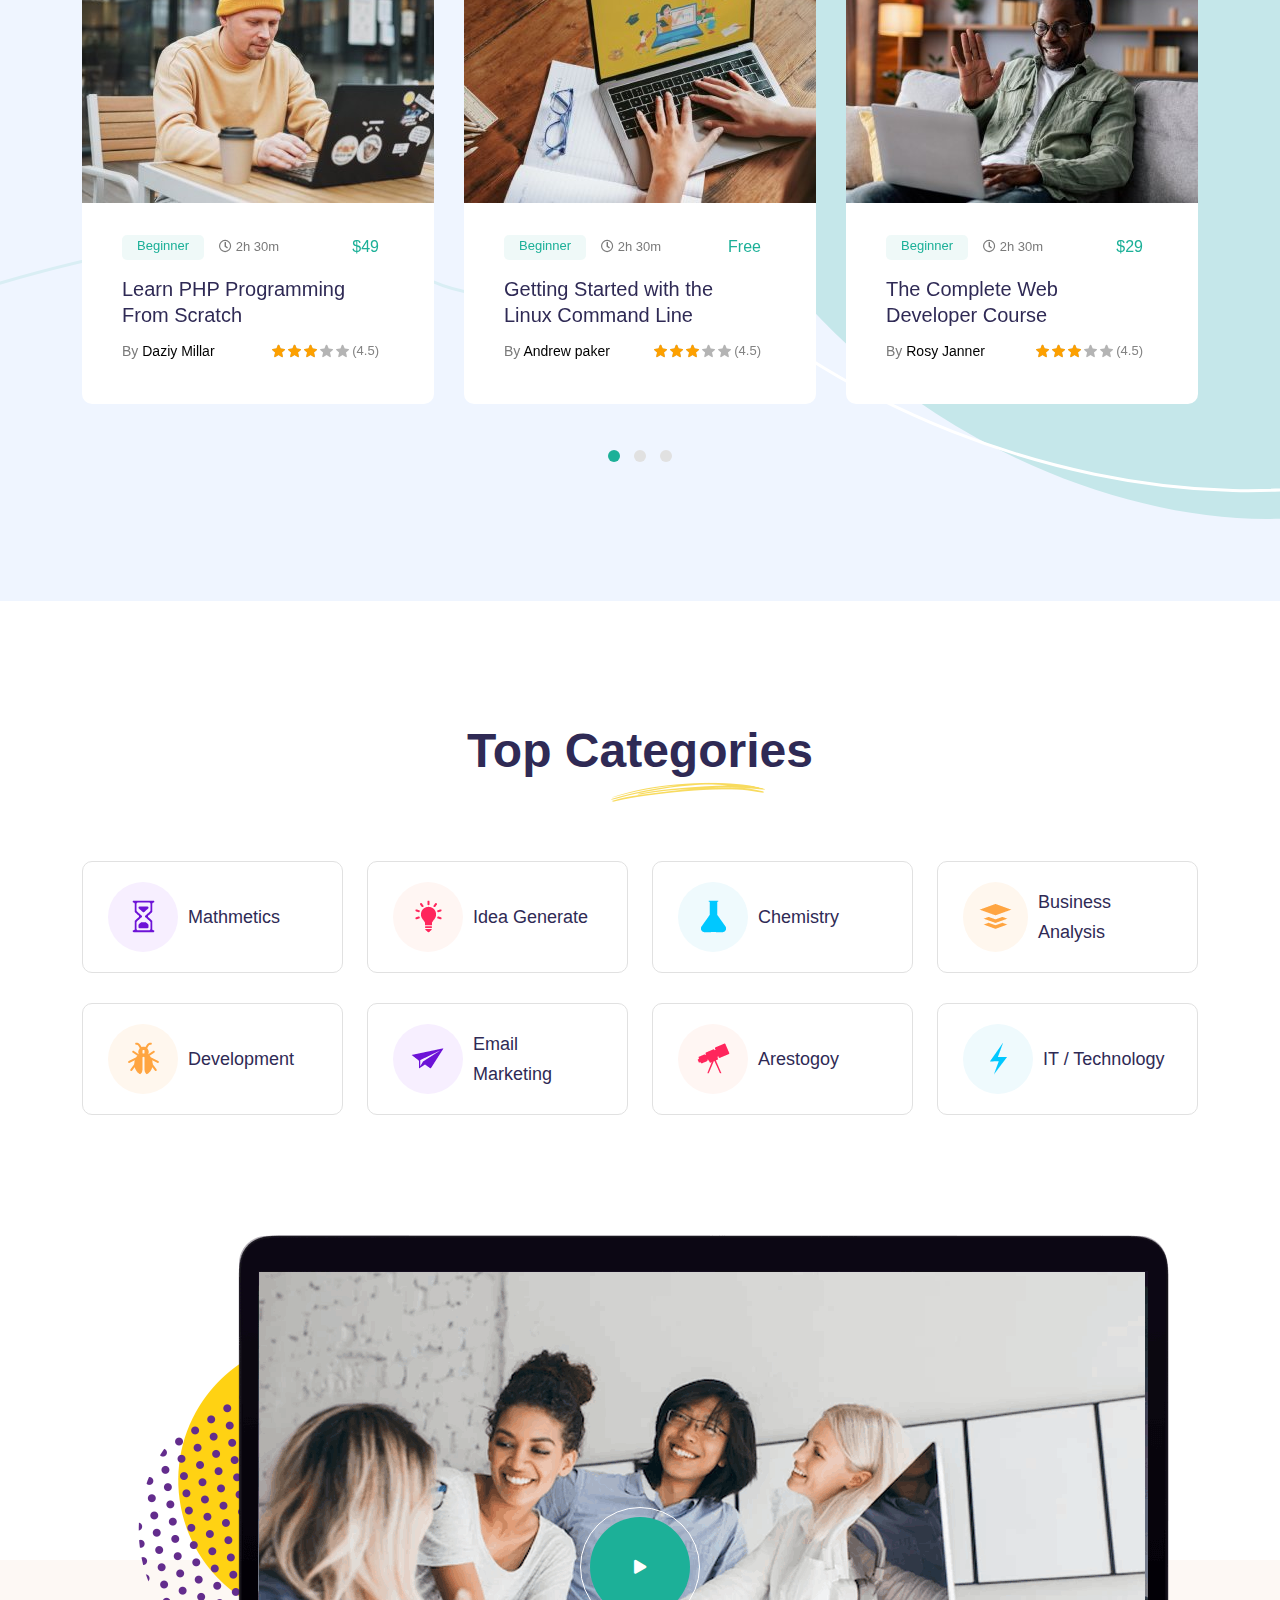
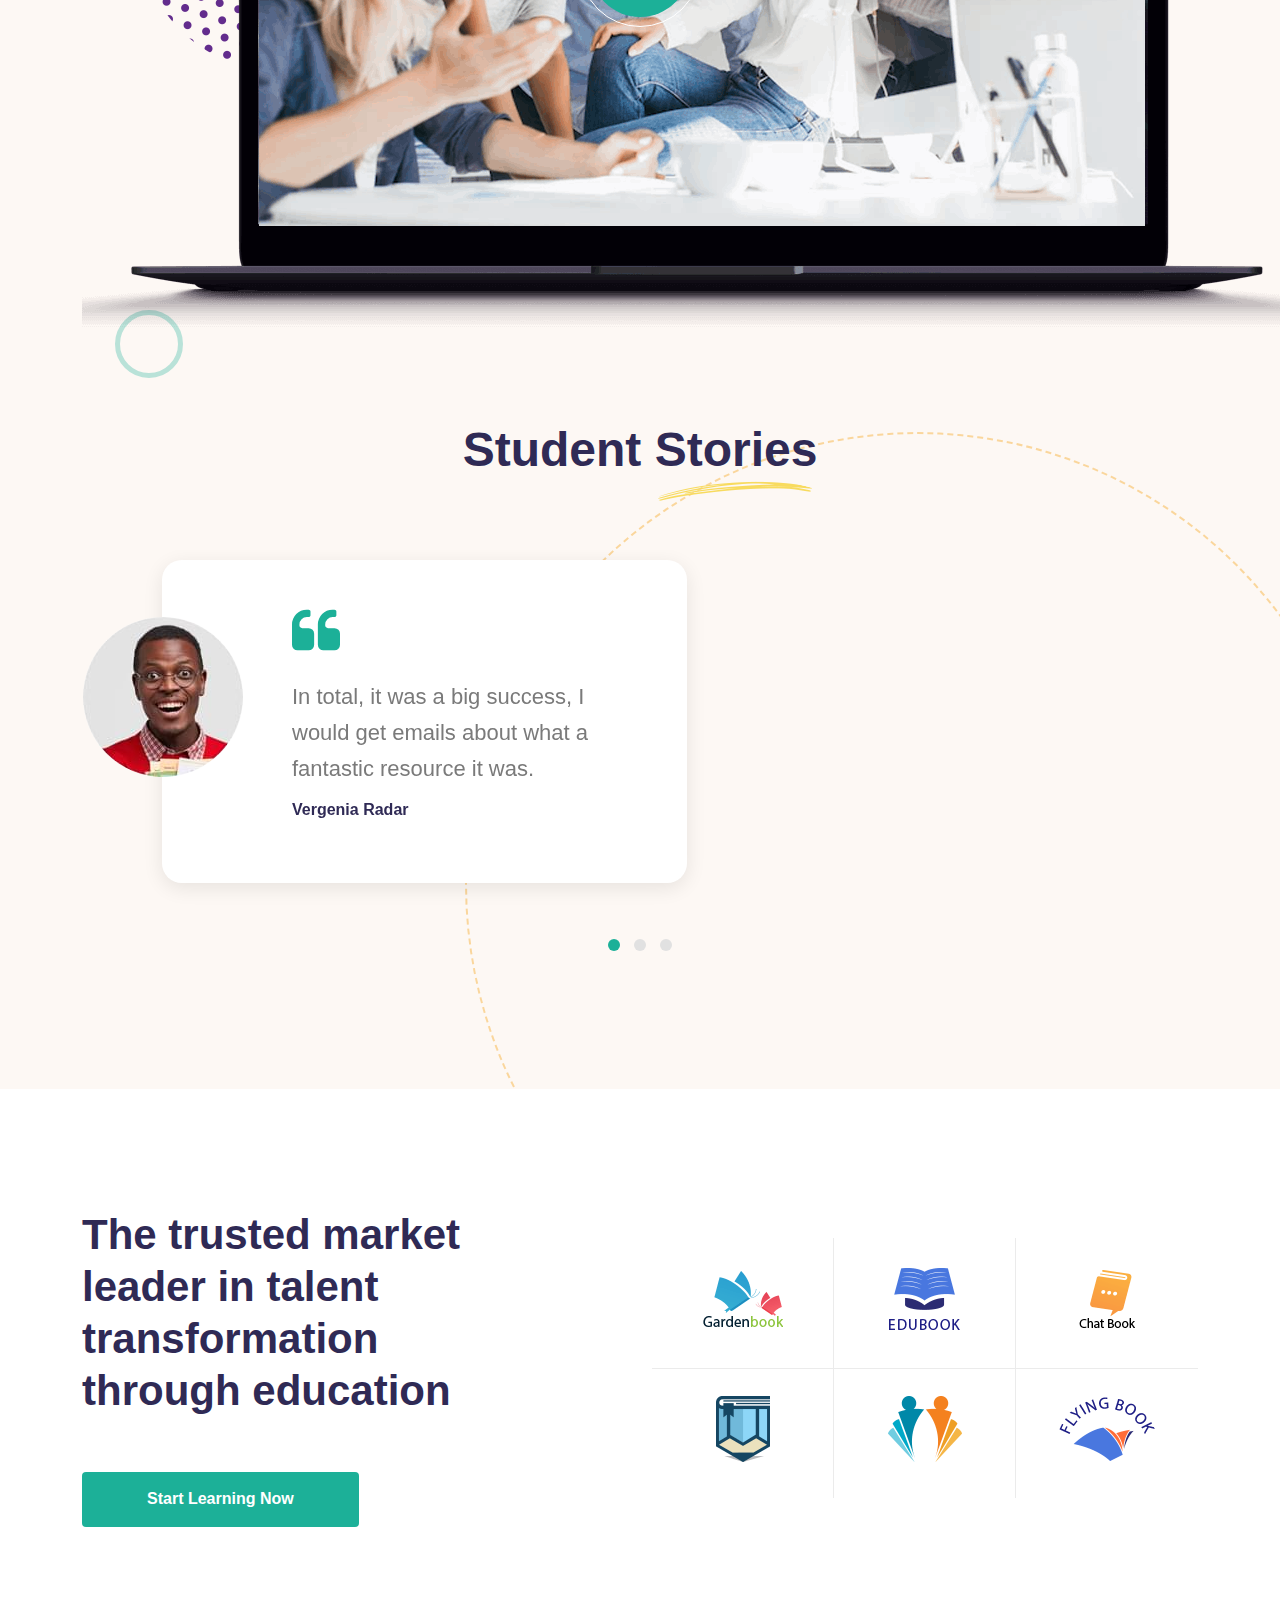
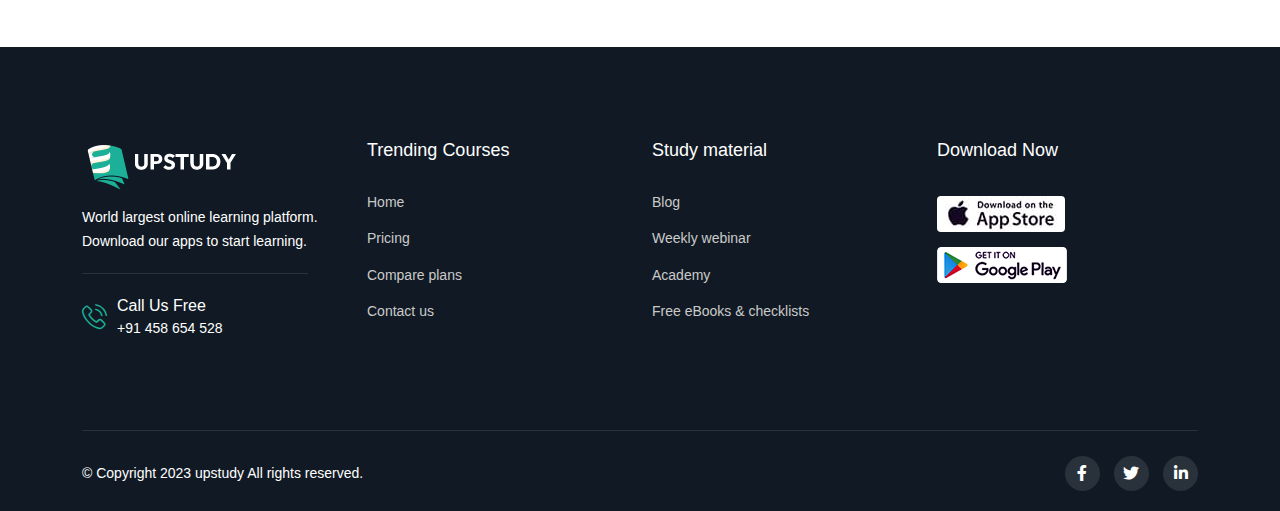
<file: index-3.html>
<!doctype html>
<html class="no-js" lang="en">


<!-- Mirrored from thepixelcurve.com/html/upstudy/upstudy/index-3.html by HTTrack Website Copier/3.x [XR&CO'2014], Mon, 22 May 2023 08:40:16 GMT -->
<head>
    <meta charset="utf-8">
    <meta http-equiv="x-ua-compatible" content="ie=edge">
    <title>Upstudy - Education & LMS HTML5 Template</title>
    <meta name="robots" content="noindex, follow" />
    <meta name="description" content="">
    <meta name="viewport" content="width=device-width, initial-scale=1, shrink-to-fit=no">
    <!-- Favicon -->
    <link rel="shortcut icon" type="image/x-icon" href="assets/images/favicon.png">

    <!-- CSS
	============================================ -->

    <!-- Icon Font CSS -->
    <link rel="stylesheet" href="assets/css/plugins/all.min.css">
    <link rel="stylesheet" href="assets/css/plugins/flaticon.css">

    <!-- Plugins CSS -->
    <link rel="stylesheet" href="assets/css/plugins/bootstrap.min.css">
    <link rel="stylesheet" href="assets/css/plugins/swiper-bundle.min.css">
    <link rel="stylesheet" href="assets/css/plugins/aos.css">
    <link rel="stylesheet" href="assets/css/plugins/nice-select.css">
    <link rel="stylesheet" href="assets/css/plugins/jquery.powertip.min.css">
    <link rel="stylesheet" href="assets/css/plugins/magnific-popup.css">

    <!-- Main Style CSS -->
    <link rel="stylesheet" href="assets/css/style.css">


    <!--====== Use the minified version files listed below for better performance and remove the files listed above ======-->
    <!-- <link rel="stylesheet" href="assets/css/vendor/plugins.min.css">
    <link rel="stylesheet" href="assets/css/style.min.css"> -->

</head>

<body>

    <div class="main-wrapper">


        <!-- Preloader start -->
        <div id="preloader">
            <div class="preloader">
                <span></span>
                <span></span>
            </div>
        </div>
        <!-- Preloader End -->

        <!-- Header Start  -->
        <div class="section header">
            <div class="header-top-section">
                <div class="container">
                    <div class="header-top-wrap">
                        <div class="header-top-content text-center">
                            <p>Learn the latest trends indrive business innovation with the <span>Oxford  Fintech Programe</span></p>
                        </div>
                    </div>
                </div>
            </div>
            <div class="header-bottom-section">

                <div class="container-fluid custom-container">
                    <div class="header-bottom-wrap">

                        <div class="header-logo-menu">

                            <!--  Header Logo Start  -->
                            <div class="header-logo">
                                <a href="index.html"><img src="assets/images/logo.png" alt="logo"></a>
                            </div>
                            <!--  Header Logo End  -->

                            <!--  Header Menu Start  -->
                            <div class="header-menu d-none d-lg-block">
                                <ul class="main-menu">
                                    <li class="active-menu">
                                        <a href="index.html">Home</a>
                                        <ul class="sub-menu">
                                            <li><a href="index.html">Main Demo</a></li>
                                            <li><a href="index-2.html">Course Hub</a></li>
                                            <li class="active"><a href="index-3.html">Distant Learning</a></li>
                                            <li><a href="index-4.html">Kindergarten</a></li>
                                            <li><a href="index-5.html">Language</a></li>
                                            <li><a href="index-6.html">University</a></li>
                                        </ul>
                                    </li>
                                    <li><a href="#">Pages</a>
                                        <ul class="sub-menu">
                                            <li><a href="about.html">About Us</a></li>
                                            <li><a href="team.html">Team</a></li>
                                            <li><a href="team-details.html">Team Single</a></li>
                                            <li><a href="event.html">Event</a></li>
                                            <li><a href="faq.html">Faq's</a></li>
                                            <li><a href="error.html">404 Page</a></li>
                                            <li><a href="login-register.html">Login Register</a></li>
                                        </ul>
                                    </li>
                                    <li><a href="course-grid.html">Courses</a>
                                        <ul class="sub-menu">
                                            <li><a href="course-grid.html">Course Grid</a></li>
                                            <li><a href="course-list.html">Course List</a></li>
                                            <li><a href="course-details.html">Course Details</a></li>
                                        </ul>
                                    </li>
                                    <li><a href="blog.html">Blog</a>
                                        <ul class="sub-menu">
                                            <li><a href="blog.html">Blog</a></li>
                                            <li><a href="blog-list.html">Blog List</a></li>
                                            <li><a href="blog-details.html">Blog Details</a></li>
                                        </ul>
                                    </li>
                                    <li><a href="contact.html">Contact</a></li>
                                </ul>
                            </div>
                            <!--  Header Menu End  -->

                        </div>


                        <!-- Header Meta Start -->
                        <div class="header-meta">
                            <div class="header-search d-none d-xl-block">
                                <form action="#">
                                    <input type="text" placeholder="Search Courses">
                                    <button><i class="flaticon-loupe"></i></button>
                                </form>
                            </div>

                            <div class="header-login d-none d-lg-block">
                                <a class="link" href="login-register.html"><i class="far fa-user"></i> Login</a>
                                <a class="link" href="login-register.html">Register</a>
                            </div>

                            <div class="header-cart dropdown">
                                <button class="cart-btn" data-bs-toggle="dropdown">
                                    <i class="flaticon-shopping-cart"></i>
                                    <span class="count">3</span>
                                </button>
                                <div class="dropdown-menu dropdown-cart">
                                    <!-- Cart Items Start -->
                                    <div class="cart-items">
                                        <!-- Single Cart Item Start -->
                                        <div class="single-cart-item">
                                            <div class="item-image">
                                                <img src="assets/images/shop-cart-1.jpg" alt="Cart">
                                            </div>
                                            <div class="item-content">
                                                <h4 class="title"><a href="#">Smart Gear Watch</a></h4>
                                                <span class="quantity"> 2 x $59.99 </span>
                                            </div>
                                            <button class="btn-close"></button>
                                        </div>
                                        <!-- Single Cart Item End -->
                                        <!-- Single Cart Item Start -->
                                        <div class="single-cart-item">
                                            <div class="item-image">
                                                <img src="assets/images/shop-cart-2.jpg" alt="Cart">
                                            </div>
                                            <div class="item-content">
                                                <h4 class="title"><a href="#">Smart Gear Watch</a></h4>
                                                <span class="quantity"> 2 x $59.99 </span>
                                            </div>
                                            <button class="btn-close"></button>
                                        </div>
                                        <!-- Single Cart Item End -->
                                        <!-- Single Cart Item Start -->
                                        <div class="single-cart-item">
                                            <div class="item-image">
                                                <img src="assets/images/shop-cart-3.jpg" alt="Cart">
                                            </div>
                                            <div class="item-content">
                                                <h4 class="title"><a href="#">Smart Gear Watch</a></h4>
                                                <span class="quantity"> 2 x $59.99 </span>
                                            </div>
                                            <button class="btn-close"></button>
                                        </div>
                                        <!-- Single Cart Item End -->
                                    </div>
                                    <!-- Cart Items End -->

                                    <!-- Cart Total Start -->
                                    <div class="cart-total">
                                        <span class="label">Subtotal:</span>
                                        <span class="value">$229.95</span>
                                    </div>
                                    <!-- Cart Total End -->

                                    <!-- Cart Button Start -->
                                    <div class="cart-btns">
                                        <a href="#" class="btn">View Cart</a>
                                        <a href="#" class="btn btn-white">Checkout</a>
                                    </div>
                                    <!-- Cart Button End -->
                                </div>
                            </div>

                            <div class="header-toggle d-lg-none">
                                <button data-bs-toggle="offcanvas" data-bs-target="#offcanvasMenu">
                                    <span></span>
                                    <span></span>
                                    <span></span>
                                </button>
                            </div>

                        </div>
                        <!-- Header Meta End -->

                    </div>
                </div>


            </div>
        </div>
        <!-- Header End -->


        <!-- Offcanvas Start -->
        <div class="offcanvas offcanvas-start" id="offcanvasMenu">

            <div class="offcanvas-header">
                <!-- Offcanvas Logo Start -->
                <div class="offcanvas-logo">
                    <a href="index.html"><img src="assets/images/logo-white.png" alt=""></a>
                </div>
                <!-- Offcanvas Logo End -->

                <button type="button" class="close-btn" data-bs-dismiss="offcanvas"><i class="flaticon-close"></i></button>

            </div>
            <div class="offcanvas-body">
                <div class="offcanvas-menu">
                    <ul class="main-menu">
                        <li class="active-menu">
                            <a href="index.html">Home</a>
                            <ul class="sub-menu">
                                <li><a href="index.html">Main Demo</a></li>
                                <li><a href="index-2.html">Course Hub</a></li>
                                <li class="active"><a href="index-3.html">Distant Learning</a></li>
                                <li><a href="index-4.html">Kindergarten</a></li>
                                <li><a href="index-5.html">Language</a></li>
                                <li><a href="index-6.html">University</a></li>
                            </ul>
                        </li>
                        <li><a href="#">Pages</a>
                            <ul class="sub-menu">
                                <li><a href="about.html">About Us</a></li>
                                <li><a href="team.html">Team</a></li>
                                <li><a href="team-details.html">Team Single</a></li>
                                <li><a href="event.html">Event</a></li>
                                <li><a href="faq.html">Faq's</a></li>
                                <li><a href="error.html">404 Page</a></li>
                                <li><a href="login-register.html">Login Register</a></li>
                            </ul>
                        </li>
                        <li><a href="course-grid.html">Courses</a>
                            <ul class="sub-menu">
                                <li><a href="course-grid.html">Course Grid</a></li>
                                <li><a href="course-list.html">Course List</a></li>
                                <li><a href="course-details.html">Course Details</a></li>
                            </ul>
                        </li>
                        <li><a href="blog.html">Blog</a>
                            <ul class="sub-menu">
                                <li><a href="blog.html">Blog</a></li>
                                <li><a href="blog-list.html">Blog List</a></li>
                                <li><a href="blog-details.html">Blog Details</a></li>
                            </ul>
                        </li>
                        <li><a href="contact.html">Contact</a></li>
                    </ul>
                </div>
            </div>
        </div>
        <!-- Offcanvas End -->


        <!-- Hero Start -->
        <div class="upstudy-hero-section-03 section">
            <div class="shape-1">
                <svg xmlns="http://www.w3.org/2000/svg" width="51px" height="51px">
                    <path d="M0.0,0.0 C0.0,28.166 22.833,50.999 50.999,50.999 L50.999,0.999 L0.0,0.0 Z" />
                </svg>
            </div>
            <div class="shape-2">
                <svg xmlns="http://www.w3.org/2000/svg" width="51px" height="51px">
                    <path d="M50.999,0.0 C50.999,28.166 28.166,50.999 0.0,50.999 L0.0,0.999 L50.999,0.0 Z" />
                </svg>
            </div>
            <div class="container">
                <div class="row align-items-center">
                    <div class="col-lg-6">
                        <!-- Hero Content Start -->
                        <div class="hero-content">
                            <h3 class="sub-title" data-aos="fade-up" data-aos-delay="800">Upgrade Your Skill</h3>
                            <h2 class="title" data-aos="fade-up" data-aos-delay="700">Learn from our <span>distant</span> mentoring Program</h2>
                            <div class="hero-btn" data-aos="fade-up" data-aos-delay="900">
                                <a class="btn" href="login-register.html">Download Free Guide <i class="fas fa-long-arrow-alt-right"></i></a>
                            </div>
                        </div>
                        <!-- Hero Content End -->
                    </div>
                    <div class="col-lg-6">
                        <!-- Hero Images Start -->
                        <div class="hero-images">
                            <div class="shape-4"><img src="assets/images/shape/shape-3.png" alt=""></div>
                            <div class="image-content">
                                <img class="icon-img" src="assets/images/con-icon1.png" alt="">
                                <div class="image-text">
                                    <h3 class="title">Congratulations!</h3>
                                    <p>You are AWS Certified</p>
                                </div>
                            </div>
                            <div class="image">
                                <img src="assets/images/hero-img3.png" alt="">
                            </div>
                        </div>
                        <!-- Hero Images End -->
                    </div>
                </div>
            </div>

        </div>
        <!-- Hero End -->

        <!-- Features Start -->
        <div class="section upstudy-features-section-02">
            <div class="shape-1">
                <img src="assets/images/shape/shape-4.png" alt="">
            </div>
            <div class="shape-2">
                <img src="assets/images/shape/shape-2.png" alt="">
            </div>
            <div class="container">
                <div class="features-wrap">
                    <div class="row">
                        <div class="col-lg-4 col-md-6">
                            <!-- Features Item Start -->
                            <div class="features-item-02">
                                <div class="features-img">
                                    <img src="assets/images/feat-4.png" alt="">
                                </div>
                                <div class="features-content">
                                    <h3 class="title"> Learn anything.</h3>
                                    <p>Solid understanding in math & More</p>
                                </div>
                            </div>
                            <!-- Features Item End -->
                        </div>
                        <div class="col-lg-4 col-md-6">
                            <!-- Features Item Start -->
                            <div class="features-item-02">
                                <div class="features-img">
                                    <img src="assets/images/feat-5.png" alt="">
                                </div>
                                <div class="features-content">
                                    <h3 class="title"> Trusted Content</h3>
                                    <p>Solid understanding in math & More</p>
                                </div>
                            </div>
                            <!-- Features Item End -->
                        </div>
                        <div class="col-lg-4 col-md-6">
                            <!-- Features Item Start -->
                            <div class="features-item-02">
                                <div class="features-img">
                                    <img src="assets/images/feat-6.png" alt="">
                                </div>
                                <div class="features-content">
                                    <h3 class="title"> Personalized learning</h3>
                                    <p>Solid understanding in math & More</p>
                                </div>
                            </div>
                            <!-- Features Item End -->
                        </div>
                    </div>
                </div>
            </div>
        </div>
        <!-- Features End -->

        <!-- About Start -->
        <div class="section upstudy-about-section section-padding-02">
            <div class="container">
                <div class="about-wrap">
                    <div class="row">
                        <div class="col-lg-6">
                            <!-- About Image Start -->
                            <div class="about-img">
                                <img class="shape-1 parallaxed" src="assets/images/shape/about-shape2.png" alt="">
                                <div class="image">
                                    <img src="assets/images/about-1.png" alt="">
                                </div>
                            </div>
                            <!-- About Image End -->
                        </div>
                        <div class="col-lg-6">
                            <!-- About Content Start -->
                            <div class="about-content">
                                <h2 class="title">Including large benifit When <span>You Enroll</span> from our courses</h2>
                                <p class="text">If you’ve been researching exactly what skill you want to learn, or if you just need one more skill to round out your resume Whether fully virtual, fully in-person or something in between, explore.</p>
                                <div class="about-list">
                                    <div class="list-item">
                                        <h3 class="title">Multiple Course Participation</h3>
                                        <p>If you’ve been researching exactly what skill you want to learn</p>
                                    </div>
                                    <div class="list-item">
                                        <h3 class="title">Vert Fast & So Easy To Create </h3>
                                        <p>If you’ve been researching exactly what skill you want to learn</p>
                                    </div>
                                </div>
                            </div>
                            <!-- About Content End -->
                        </div>
                    </div>
                </div>
            </div>
        </div>
        <!-- About End -->

        <!-- Counter Start -->
        <div class="section upstudy-counter-section-02 section-padding">
            <div class="container">
                <div class="counter-wrap">
                    <div class="shape-1"></div>
                    <img class="shape-2" src="assets/images/shape/shape-6.png" alt="">
                    <div class="row">
                        <div class="col-xl-5">
                            <!-- Counter Left Start -->
                            <div class="counter-left text-center">
                                <h3 class="title">Take the next step toward your personal and professional goals with upstudy</h3>
                                <a class="read-more" href="#">Start Learning Now <i class="fas fa-long-arrow-alt-right"></i></a>
                            </div>
                            <!-- Counter Left End -->
                        </div>
                        <div class="col-xl-7">
                            <!-- Counter right Start -->
                            <div class="counter-right">
                                <div class="row">
                                    <div class="col-md-6">
                                        <!-- Counter Item Wrap Start -->
                                        <div class="counter-item-wrap">
                                            <!-- Single Counter Start -->
                                            <div class="single-counter text-center">
                                                <div class="counter-icon">
                                                    <img src="assets/images/counter-8.png" alt="">
                                                </div>
                                                <div class="counter-content">
                                                    <h3 class="title">
                                                        <sapn class="counter">24</sapn>k+
                                                    </h3>
                                                    <p>Total Students Enrolled</p>
                                                </div>
                                            </div>
                                            <!-- Single Counter End -->
                                            <!-- Single Counter Start -->
                                            <div class="single-counter text-center">
                                                <div class="counter-icon">
                                                    <img src="assets/images/counter-9.png" alt="">
                                                </div>
                                                <div class="counter-content">
                                                    <h3 class="title">
                                                        <sapn class="counter">2.4</sapn>k+
                                                    </h3>
                                                    <p>Daily Live Classes</p>
                                                </div>
                                            </div>
                                            <!-- Single Counter End -->
                                        </div>
                                        <!-- Counter Item Wrap End -->
                                    </div>
                                    <div class="col-md-6">
                                        <!-- Counter Item Wrap Start -->
                                        <div class="counter-item-wrap counter-item-wrap-02">
                                            <!-- Single Counter Start -->
                                            <div class="single-counter text-center">
                                                <div class="counter-icon">
                                                    <img src="assets/images/counter-5.png" alt="">
                                                </div>
                                                <div class="counter-content">
                                                    <h3 class="title">
                                                        <sapn class="counter">3.5</sapn>M
                                                    </h3>
                                                    <p>Video Lesson</p>
                                                </div>
                                            </div>
                                            <!-- Single Counter End -->
                                            <!-- Single Counter Start -->
                                            <div class="single-counter text-center">
                                                <div class="counter-icon">
                                                    <img src="assets/images/counter-7.png" alt="">
                                                </div>
                                                <div class="counter-content">
                                                    <h3 class="title">
                                                        <sapn class="counter">75</sapn>+
                                                    </h3>
                                                    <p>Total Exam Categories</p>
                                                </div>
                                            </div>
                                            <!-- Single Counter End -->
                                        </div>
                                        <!-- Counter Item Wrap End -->
                                    </div>
                                </div>
                            </div>
                            <!-- Counter right End -->
                        </div>
                    </div>
                </div>
            </div>
        </div>
        <!-- Counter End -->

        <!-- Courses Start -->
        <div class="section upstudy-courses-section section-padding">
            <div class="shape-1">
                <svg xmlns="http://www.w3.org/2000/svg" width="894.5px" height="718.5px">
                    <path d="M48.156,544.509 C64.534,603.904 12.951,766.86 238.584,698.280 C464.217,630.472 598.785,634.27 657.34,674.214 C757.251,743.356 940.642,708.949 878.541,444.905 C782.683,37.332 185.798,-131.815 64.798,119.817 C-56.201,371.449 31.778,485.114 48.156,544.509 Z" />
                </svg>
            </div>
            <div class="shape-2">
                <svg xmlns="http://www.w3.org/2000/svg" width="890px" height="714px">
                    <path d="M843.343,170.989 C826.965,111.595 878.548,-50.587 652.915,17.219 C427.282,85.26 292.714,81.471 234.465,41.284 C134.248,-27.856 -49.142,6.549 12.958,270.593 C108.816,678.166 705.701,847.314 826.701,595.681 C947.701,344.48 859.721,230.384 843.343,170.989 Z" />
                </svg>
            </div>
            <div class="shape-3">
                <svg xmlns="http://www.w3.org/2000/svg" width="1000.5px" height="745.5px">
                    <path d="M861.499,135.498 C825.499,85.498 817.499,-84.501 629.499,57.498 C441.499,199.498 297.499,273.498 245.499,225.498 C193.499,177.498 -184.500,227.498 117.499,517.499 C419.499,807.498 967.499,817.498 993.499,539.498 C1019.499,261.499 897.499,185.498 861.499,135.498 Z" />
                </svg>
            </div>
            <div class="container">
                <!-- Section Title Start -->
                <div class="section-title text-center">
                    <h2 class="title"><span>Popular</span> Courses</h2>
                </div>
                <!-- Section Title End -->
                <div class="courses-wrap">
                    <div class="swiper-container courses-active">
                        <div class="swiper-wrapper">
                            <div class="swiper-slide">
                                <!-- Single Courses Start -->
                                <div class="single-course">
                                    <div class="courses-image">
                                        <a href="course-details.html"><img src="assets/images/courses/courses-9.jpg" alt="Courses"></a>
                                    </div>
                                    <div class="courses-content">
                                        <div class="top-meta">
                                            <div class="tag-time">
                                                <a class="tag" href="#">Beginner</a>
                                                <p class="time"><i class="far fa-clock"></i> 2h 30m</p>
                                            </div>
                                            <span class="price">
                                            <span class="sale-price">$49</span>
                                            </span>
                                        </div>
                                        <h3 class="title"><a href="course-details.html">Learn PHP Programming From Scratch</a></h3>
                                        <div class="courses-meta">
                                            <p class="author-name"><span>By</span> Daziy Millar</p>
                                            <div class="rating">
                                                <div class="rating-star">
                                                    <div class="rating-active" style="width: 60%;"></div>
                                                </div>
                                                <span>(4.5)</span>
                                            </div>
                                        </div>
                                    </div>
                                </div>
                                <!-- Single Courses End -->
                            </div>
                            <div class="swiper-slide">
                                <!-- Single Courses Start -->
                                <div class="single-course">
                                    <div class="courses-image">
                                        <a href="course-details.html"><img src="assets/images/courses/courses-10.jpg" alt="Courses"></a>
                                    </div>
                                    <div class="courses-content">
                                        <div class="top-meta">
                                            <div class="tag-time">
                                                <a class="tag" href="#">Beginner</a>
                                                <p class="time"><i class="far fa-clock"></i> 2h 30m</p>
                                            </div>
                                            <span class="price">
                                            <span class="sale-price">Free</span>
                                            </span>
                                        </div>
                                        <h3 class="title"><a href="course-details.html">Getting Started with the Linux Command Line</a></h3>
                                        <div class="courses-meta">
                                            <p class="author-name"><span>By</span> Andrew paker</p>
                                            <div class="rating">
                                                <div class="rating-star">
                                                    <div class="rating-active" style="width: 60%;"></div>
                                                </div>
                                                <span>(4.5)</span>
                                            </div>
                                        </div>
                                    </div>
                                </div>
                                <!-- Single Courses End -->
                            </div>
                            <div class="swiper-slide">
                                <!-- Single Courses Start -->
                                <div class="single-course">
                                    <div class="courses-image">
                                        <a href="course-details.html"><img src="assets/images/courses/courses-11.jpg" alt="Courses"></a>
                                    </div>
                                    <div class="courses-content">
                                        <div class="top-meta">
                                            <div class="tag-time">
                                                <a class="tag" href="#">Beginner</a>
                                                <p class="time"><i class="far fa-clock"></i> 2h 30m</p>
                                            </div>
                                            <span class="price">
                                            <span class="sale-price">$29</span>
                                            </span>
                                        </div>
                                        <h3 class="title"><a href="course-details.html">The Complete Web Developer Course</a></h3>
                                        <div class="courses-meta">
                                            <p class="author-name"><span>By</span> Rosy Janner</p>
                                            <div class="rating">
                                                <div class="rating-star">
                                                    <div class="rating-active" style="width: 60%;"></div>
                                                </div>
                                                <span>(4.5)</span>
                                            </div>
                                        </div>
                                    </div>
                                </div>
                                <!-- Single Courses End -->
                            </div>
                        </div>

                        <!-- Add Pagination -->
                        <div class="swiper-pagination"></div>
                    </div>
                </div>
            </div>
        </div>
        <!-- Courses End -->

        <!-- Category Start -->
        <div class="section upstudy-category-section upstudy-category-section-03 section-padding-02">
            <div class="container">
                <div class="category-wrap">
                    <div class="row">
                        <div class="section-title text-center">
                            <h2 class="title">Top <span>Categories</span></h2>
                        </div>
                    </div>
                    <div class="category-content-wrap">
                        <div class="row">
                            <div class="col-xl-3 col-lg-4 col-sm-6">
                                <!-- Category Item Start -->
                                <a href="course-grid.html" class="category-item">
                                    <div class="category-icon">
                                        <img src="assets/images/cat-icon1.png" alt="">
                                    </div>
                                    <div class="category-content">
                                        <h3 class="title">Mathmetics</h3>
                                    </div>
                                </a>
                                <!-- Category Item End -->
                            </div>
                            <div class="col-xl-3 col-lg-4 col-sm-6">
                                <!-- Category Item Start -->
                                <a href="course-grid.html" class="category-item">
                                    <div class="category-icon color-2">
                                        <img src="assets/images/cat-icon2.png" alt="">
                                    </div>
                                    <div class="category-content">
                                        <h3 class="title">Idea Generate</h3>
                                    </div>
                                </a>
                                <!-- Category Item End -->
                            </div>
                            <div class="col-xl-3 col-lg-4 col-sm-6">
                                <!-- Category Item Start -->
                                <a href="course-grid.html" class="category-item">
                                    <div class="category-icon color-3">
                                        <img src="assets/images/cat-icon3.png" alt="">
                                    </div>
                                    <div class="category-content">
                                        <h3 class="title">Chemistry</h3>
                                    </div>
                                </a>
                                <!-- Category Item End -->
                            </div>
                            <div class="col-xl-3 col-lg-4 col-sm-6">
                                <!-- Category Item Start -->
                                <a href="course-grid.html" class="category-item">
                                    <div class="category-icon color-4">
                                        <img src="assets/images/cat-icon4.png" alt="">
                                    </div>
                                    <div class="category-content">
                                        <h3 class="title">Business Analysis</h3>
                                    </div>
                                </a>
                                <!-- Category Item End -->
                            </div>
                            <div class="col-xl-3 col-lg-4 col-sm-6">
                                <!-- Category Item Start -->
                                <a href="course-grid.html" class="category-item">
                                    <div class="category-icon color-4">
                                        <img src="assets/images/cat-icon5.png" alt="">
                                    </div>
                                    <div class="category-content">
                                        <h3 class="title">Development</h3>
                                    </div>
                                </a>
                                <!-- Category Item End -->
                            </div>
                            <div class="col-xl-3 col-lg-4 col-sm-6">
                                <!-- Category Item Start -->
                                <a href="course-grid.html" class="category-item">
                                    <div class="category-icon">
                                        <img src="assets/images/cat-icon6.png" alt="">
                                    </div>
                                    <div class="category-content">
                                        <h3 class="title">Email Marketing</h3>
                                    </div>
                                </a>
                                <!-- Category Item End -->
                            </div>
                            <div class="col-xl-3 col-lg-4 col-sm-6">
                                <!-- Category Item Start -->
                                <a href="course-grid.html" class="category-item">
                                    <div class="category-icon color-2">
                                        <img src="assets/images/cat-icon7.png" alt="">
                                    </div>
                                    <div class="category-content">
                                        <h3 class="title">Arestogoy</h3>
                                    </div>
                                </a>
                                <!-- Category Item End -->
                            </div>
                            <div class="col-xl-3 col-lg-4 col-sm-6">
                                <!-- Category Item Start -->
                                <a href="course-grid.html" class="category-item">
                                    <div class="category-icon color-3">
                                        <img src="assets/images/cat-icon8.png" alt="">
                                    </div>
                                    <div class="category-content">
                                        <h3 class="title">IT / Technology</h3>
                                    </div>
                                </a>
                                <!-- Category Item End -->
                            </div>
                        </div>
                    </div>
                </div>
            </div>
        </div>
        <!-- Category End -->

        <!-- Video Start -->
        <div class="section upstudy-video-section section-padding-02">
            <div class="container">
                <div class="video-wrap">
                    <img class="shape-1 parallaxed" src="assets/images/shape/counter-shape1.png" alt="">
                    <img class="shape-2 parallaxed" src="assets/images/shape/shape-4.png" alt="">
                    <div class="row justify-content-center">
                        <div class="col-lg-12">
                            <div class="video-img text-center">
                                <img src="assets/images/video-img.png" alt="">
                                <div class="play-btn">
                                    <a class="popup-video" href="https://www.youtube-nocookie.com/embed/Ga6RYejo6Hk"><i class="fas fa-play"></i></a>
                                </div>
                            </div>
                        </div>
                    </div>
                </div>
            </div>
        </div>
        <!-- Video End -->

        <!-- Testimonial Start  -->
        <div class="section upstudy-testimonial-section-02 section-padding">
            <div class="shape-1"></div>
            <div class="shape-2"></div>
            <div class="container">
                <!-- Testimonial Wrap Start  -->
                <div class="testimonial-wrap-02">
                    <div class="section-title text-center">
                        <h2 class="title">Student <span> Stories</span></h2>
                    </div>
                    <div class="testimonial-content-wrap-02">
                        <div class="swiper-container testimonial-02-active">
                            <div class="swiper-wrapper">
                                <div class="swiper-slide">
                                    <!--  Single Testimonial Start  -->
                                    <div class="single-testimonial-02">
                                        <div class="testimonial-thumb">
                                            <img src="assets/images/testi-4.jpg" alt="">
                                        </div>
                                        <div class="testimonial-content">
                                            <i class="flaticon-quote-left"></i>
                                            <p>In total, it was a big success, I would get emails about what a fantastic resource it was. </p>
                                            <span class="name">Vergenia Radar </span>
                                        </div>
                                    </div>
                                    <!--  Single Testimonial End  -->
                                </div>
                                <div class="swiper-slide">
                                    <!--  Single Testimonial Start  -->
                                    <div class="single-testimonial-02">
                                        <div class="testimonial-thumb">
                                            <img src="assets/images/testi-5.jpg" alt="">
                                        </div>
                                        <div class="testimonial-content">
                                            <i class="flaticon-quote-left"></i>
                                            <p>In total, it was a big success, I would get emails about what a fantastic resource it was. </p>
                                            <span class="name">Martney Holder </span>
                                        </div>
                                    </div>
                                    <!--  Single Testimonial End  -->
                                </div>
                                <div class="swiper-slide">
                                    <!--  Single Testimonial Start  -->
                                    <div class="single-testimonial-02">
                                        <div class="testimonial-thumb">
                                            <img src="assets/images/testi-4.jpg" alt="">
                                        </div>
                                        <div class="testimonial-content">
                                            <i class="flaticon-quote-left"></i>
                                            <p>In total, it was a big success, I would get emails about what a fantastic resource it was. </p>
                                            <span class="name">Vergenia Radar </span>
                                        </div>
                                    </div>
                                    <!--  Single Testimonial End  -->
                                </div>
                            </div>

                            <!-- Add Pagination -->
                            <div class="swiper-pagination"></div>
                        </div>
                    </div>
                </div>
                <!-- Testimonial Wrap End  -->
            </div>
        </div>
        <!-- Testimonial End  -->

        <!-- Brand Start -->
        <div class="section upstudy-brand-section section-padding">
            <div class="container">
                <div class="brand-wrap">
                    <div class="row align-items-center">
                        <div class="col-lg-6">
                            <div class="brand-title-wrap">
                                <h2 class="title">The trusted market leader in talent transformation through education </h2>
                                <a href="login-register.html" class="btn">Start Learning Now</a>
                            </div>
                        </div>
                        <div class="col-lg-6">
                            <div class="brand-content-wrap">
                                <div class="row g-0">
                                    <div class="col-sm-4">
                                        <div class="upstudy-brand-box">
                                            <!-- Single Brand Start -->
                                            <div class="single-brand">
                                                <img src="assets/images/brand/brand-1.png" alt="">
                                            </div>
                                            <!-- Single Brand End -->
                                            <!-- Single Brand Start -->
                                            <div class="single-brand">
                                                <img src="assets/images/brand/brand-4.png" alt="">
                                            </div>
                                            <!-- Single Brand End -->
                                        </div>
                                    </div>
                                    <div class="col-sm-4">
                                        <div class="upstudy-brand-box">
                                            <!-- Single Brand Start -->
                                            <div class="single-brand">
                                                <img src="assets/images/brand/brand-2.png" alt="">
                                            </div>
                                            <!-- Single Brand End -->
                                            <!-- Single Brand Start -->
                                            <div class="single-brand">
                                                <img src="assets/images/brand/brand-5.png" alt="">
                                            </div>
                                            <!-- Single Brand End -->
                                        </div>
                                    </div>
                                    <div class="col-sm-4">
                                        <div class="upstudy-brand-box brand-box-03">
                                            <!-- Single Brand Start -->
                                            <div class="single-brand">
                                                <img src="assets/images/brand/brand-3.png" alt="">
                                            </div>
                                            <!-- Single Brand End -->
                                            <!-- Single Brand Start -->
                                            <div class="single-brand">
                                                <img src="assets/images/brand/brand-6.png" alt="">
                                            </div>
                                            <!-- Single Brand End -->
                                        </div>
                                    </div>
                                </div>
                            </div>
                        </div>
                    </div>
                </div>
            </div>
        </div>
        <!-- Brand End -->


        <!-- Footer Start -->
        <div class="footer-section section">
            <div class="container">

                <!-- Footer Widget Wrapper Start -->
                <div class="footer-widget-wrap">
                    <div class="row">

                        <div class="col-lg-3 col-sm-6">
                            <!-- Footer Widget Start -->
                            <div class="footer-widget widget-about">
                                <div class="footer-logo">
                                    <a href="index.html"><img src="assets/images/logo-white.png" alt=""></a>
                                </div>
                                <p class="text">World largest online learning platform. Download our apps to start learning.</p>
                                <div class="widget-info">
                                    <div class="info-icon">
                                        <i class="flaticon-phone-call"></i>
                                    </div>
                                    <div class="info-text">
                                        <p class="call-text">Call Us Free</p>
                                        <a href="tel:+91458654528">+91 458 654 528</a>
                                    </div>
                                </div>
                            </div>
                            <!-- Footer Widget End -->
                        </div>

                        <div class="col-lg-3 col-sm-6">
                            <!-- Footer Widget Start -->
                            <div class="footer-widget">
                                <h4 class="footer-widget-title">Trending Courses</h4>
                                <div class="widget-link">
                                    <ul class="link">
                                        <li><a href="index.html">Home </a></li>
                                        <li><a href="#">Pricing</a></li>
                                        <li><a href="about.html">Compare plans</a></li>
                                        <li><a href="contact.html">Contact us</a></li>
                                    </ul>
                                </div>
                            </div>
                            <!-- Footer Widget End -->
                        </div>

                        <div class="col-lg-3 col-sm-6">
                            <!-- Footer Widget Start -->
                            <div class="footer-widget">
                                <h4 class="footer-widget-title">Study material</h4>
                                <div class="widget-link">
                                    <ul class="link">
                                        <li><a href="blog.html">Blog</a></li>
                                        <li><a href="#">Weekly webinar</a></li>
                                        <li><a href="#">Academy</a></li>
                                        <li><a href="#">Free eBooks & checklists</a></li>
                                    </ul>
                                </div>
                            </div>
                            <!-- Footer Widget End -->
                        </div>
                        <div class="col-lg-3 col-sm-6">
                            <!-- Footer Widget Start -->
                            <div class="footer-widget">
                                <h4 class="footer-widget-title">Download Now</h4>
                                <div class="widget-download">
                                    <a href="#"><img src="assets/images/app-1.jpg" alt=""></a>
                                    <a href="#"><img src="assets/images/app-2.png" alt=""></a>
                                </div>
                            </div>
                            <!-- Footer Widget End -->
                        </div>
                    </div>
                </div>
                <!-- Footer Widget Wrapper End -->

                <!-- Footer Copyright Start -->
                <div class="footer-copyright">
                    <div class="copyright-wrapper">
                        <div class="row align-items-center">
                            <div class="col-lg-6 col-md-6">
                                <!-- Footer Copyright Text Start -->
                                <div class="copyright-text">
                                    <p>© Copyright 2023 upstudy All rights reserved. </p>
                                </div>
                                <!-- Footer Copyright Text End -->
                            </div>
                            <div class="col-lg-6 col-md-6">
                                <!-- Footer Copyright Social Start -->
                                <div class="copyright-social">
                                    <ul class="social">
                                        <li><a href="#"><i class="fab fa-facebook-f"></i></a></li>
                                        <li><a href="#"><i class="fab fa-twitter"></i></a></li>
                                        <li><a href="#"><i class="fab fa-linkedin-in"></i></a></li>
                                    </ul>
                                </div>
                                <!-- Footer Copyright Social End -->
                            </div>
                        </div>
                    </div>
                </div>
                <!-- Footer Copyright End -->

            </div>
        </div>
        <!-- Footer End -->

        <!-- back to top start -->
        <div class="progress-wrap">
            <svg class="progress-circle svg-content" width="100%" height="100%" viewBox="-1 -1 102 102">
                <path d="M50,1 a49,49 0 0,1 0,98 a49,49 0 0,1 0,-98" />
            </svg>
        </div>
        <!-- back to top end -->

    </div>

    <!-- JS
    ============================================ -->
    <script src="assets/js/vendor/jquery-1.12.4.min.js"></script>
    <script src="assets/js/vendor/modernizr-3.11.2.min.js"></script>

    <!-- Bootstrap JS -->
    <script src="assets/js/plugins/popper.min.js"></script>
    <script src="assets/js/plugins/bootstrap.min.js"></script>

    <!-- Plugins JS -->
    <script src="assets/js/plugins/swiper-bundle.min.js"></script>
    <script src="assets/js/plugins/aos.js"></script>
    <script src="assets/js/plugins/waypoints.min.js"></script>
    <script src="assets/js/plugins/jquery.counterup.min.js"></script>
    <script src="assets/js/plugins/jquery.nice-select.min.js"></script>
    <script src="assets/js/plugins/back-to-top.js"></script>
    <script src="assets/js/plugins/jquery.powertip.min.js"></script>
    <script src="assets/js/plugins/jquery.magnific-popup.min.js"></script>

    <!--====== Use the minified version files listed below for better performance and remove the files listed above ======-->


    <!-- Main JS -->
    <script src="assets/js/main.js"></script>

</body>


<!-- Mirrored from thepixelcurve.com/html/upstudy/upstudy/index-3.html by HTTrack Website Copier/3.x [XR&CO'2014], Mon, 22 May 2023 08:40:20 GMT -->
</html>
</file>
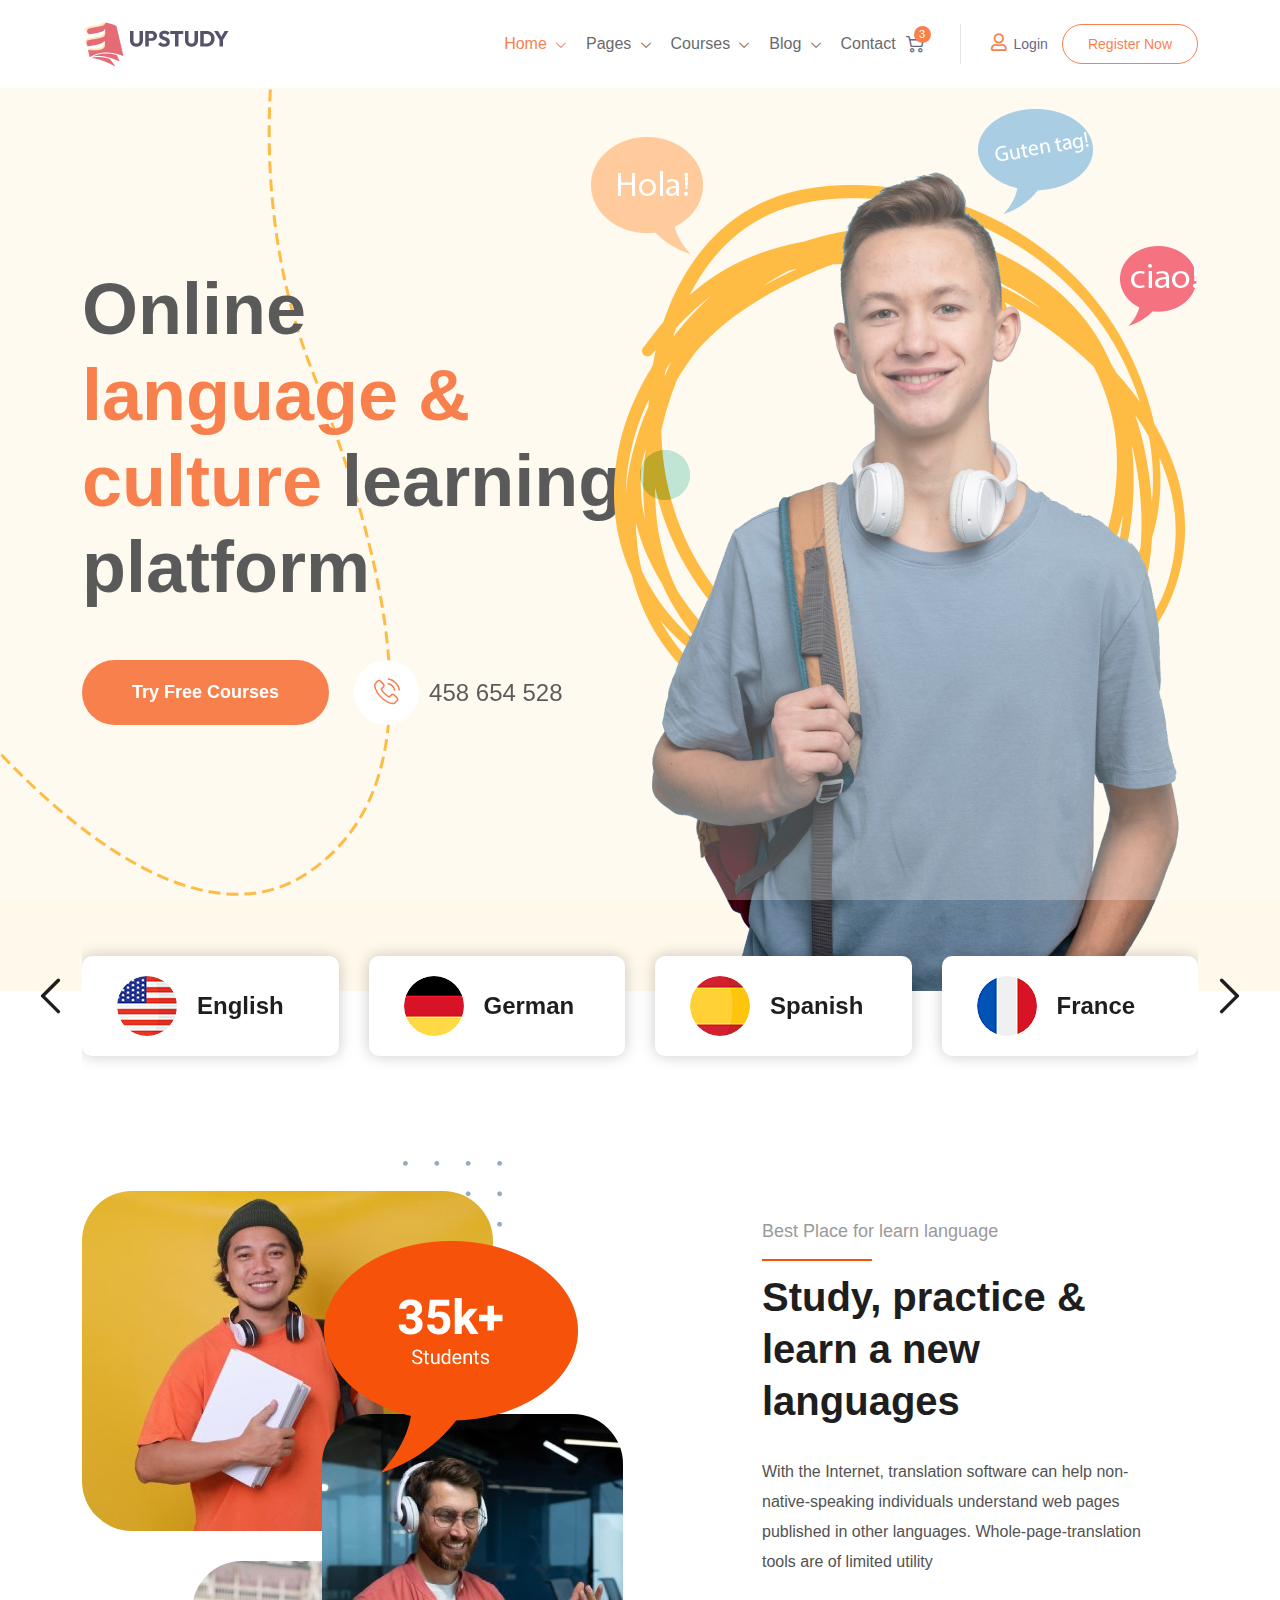
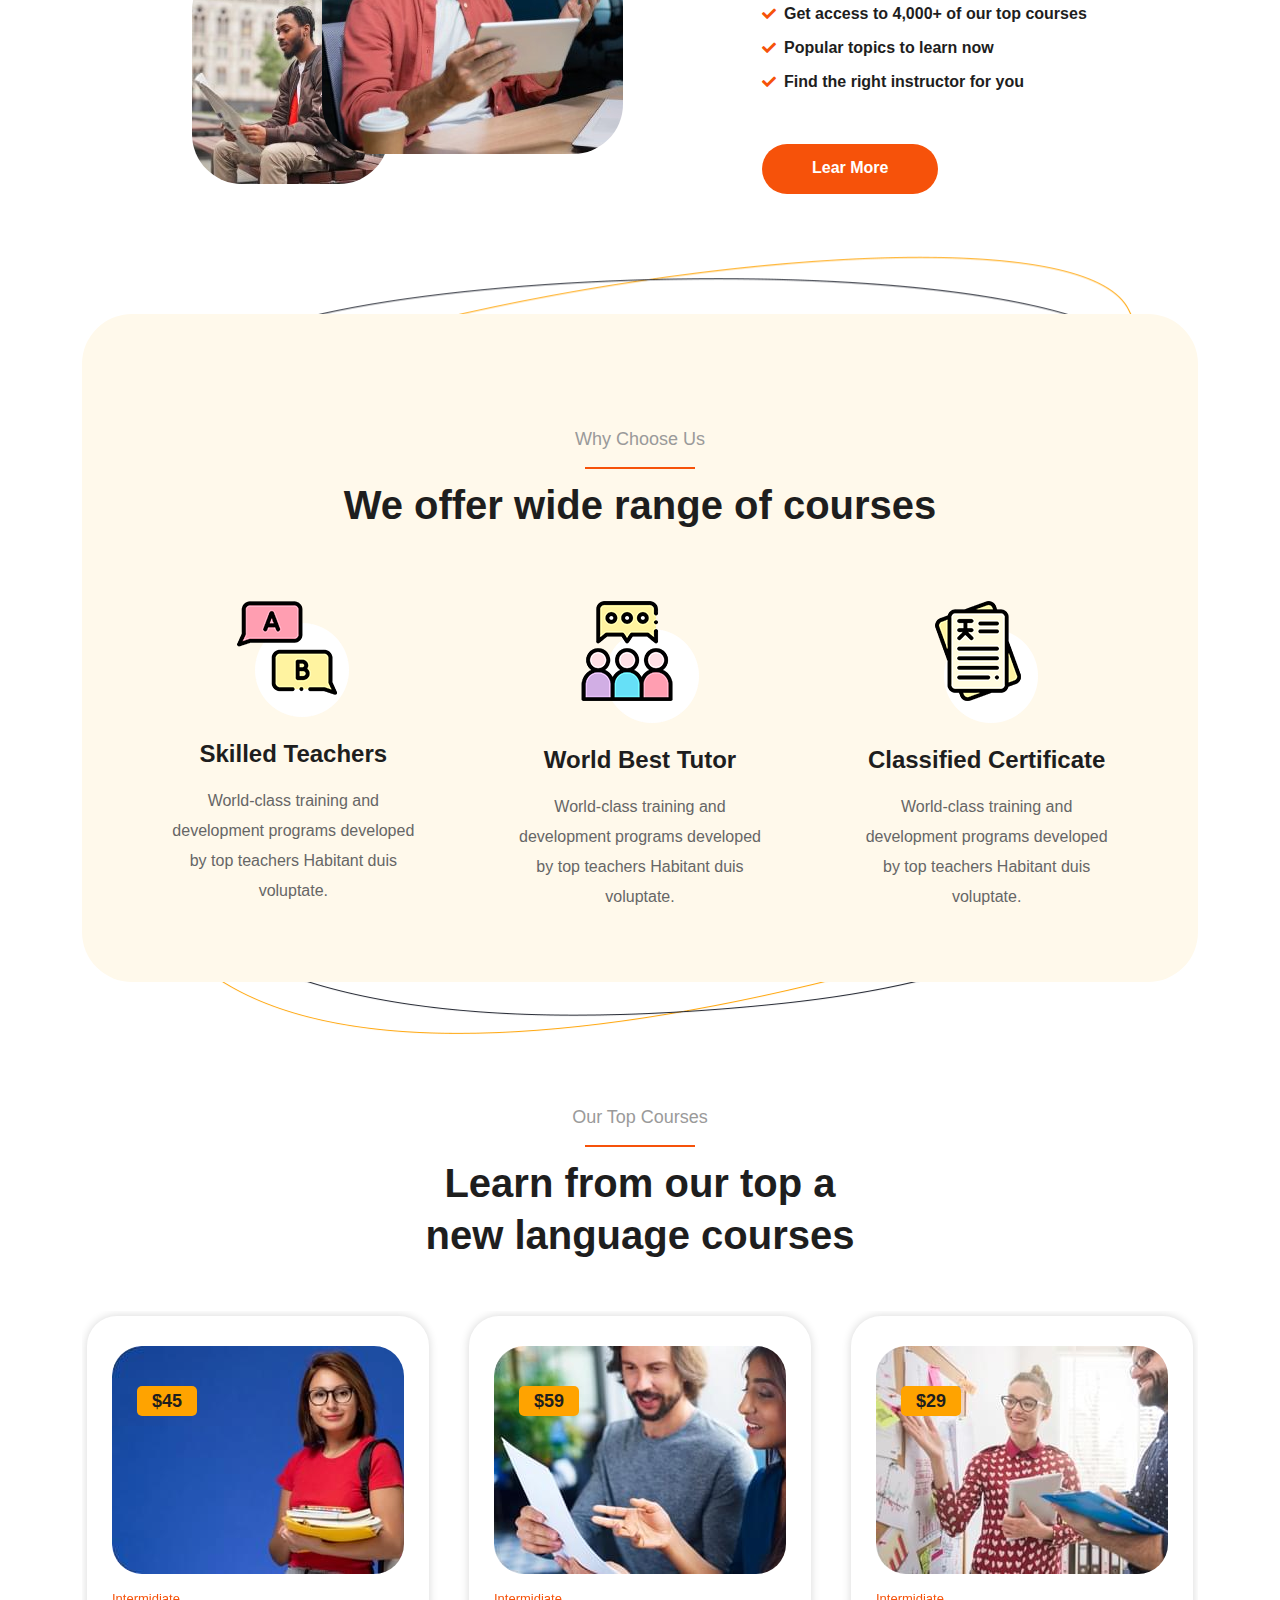
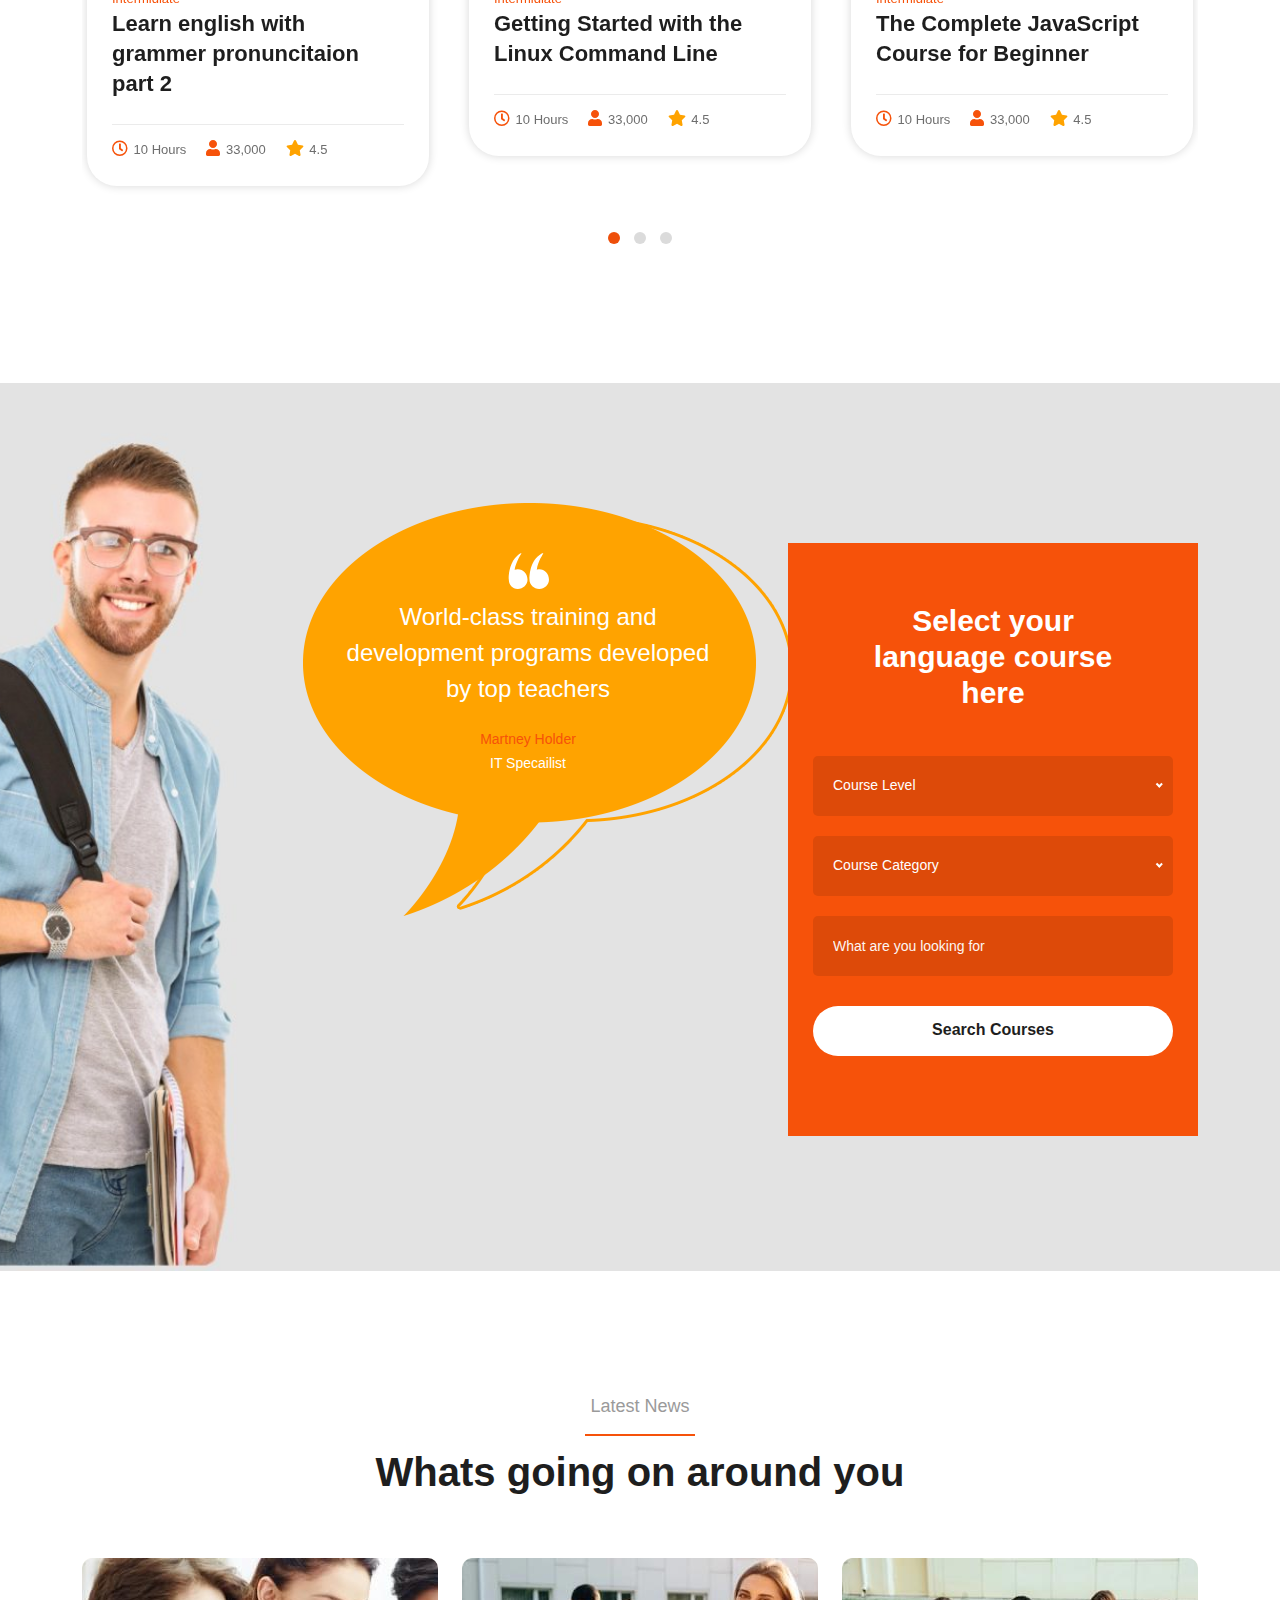
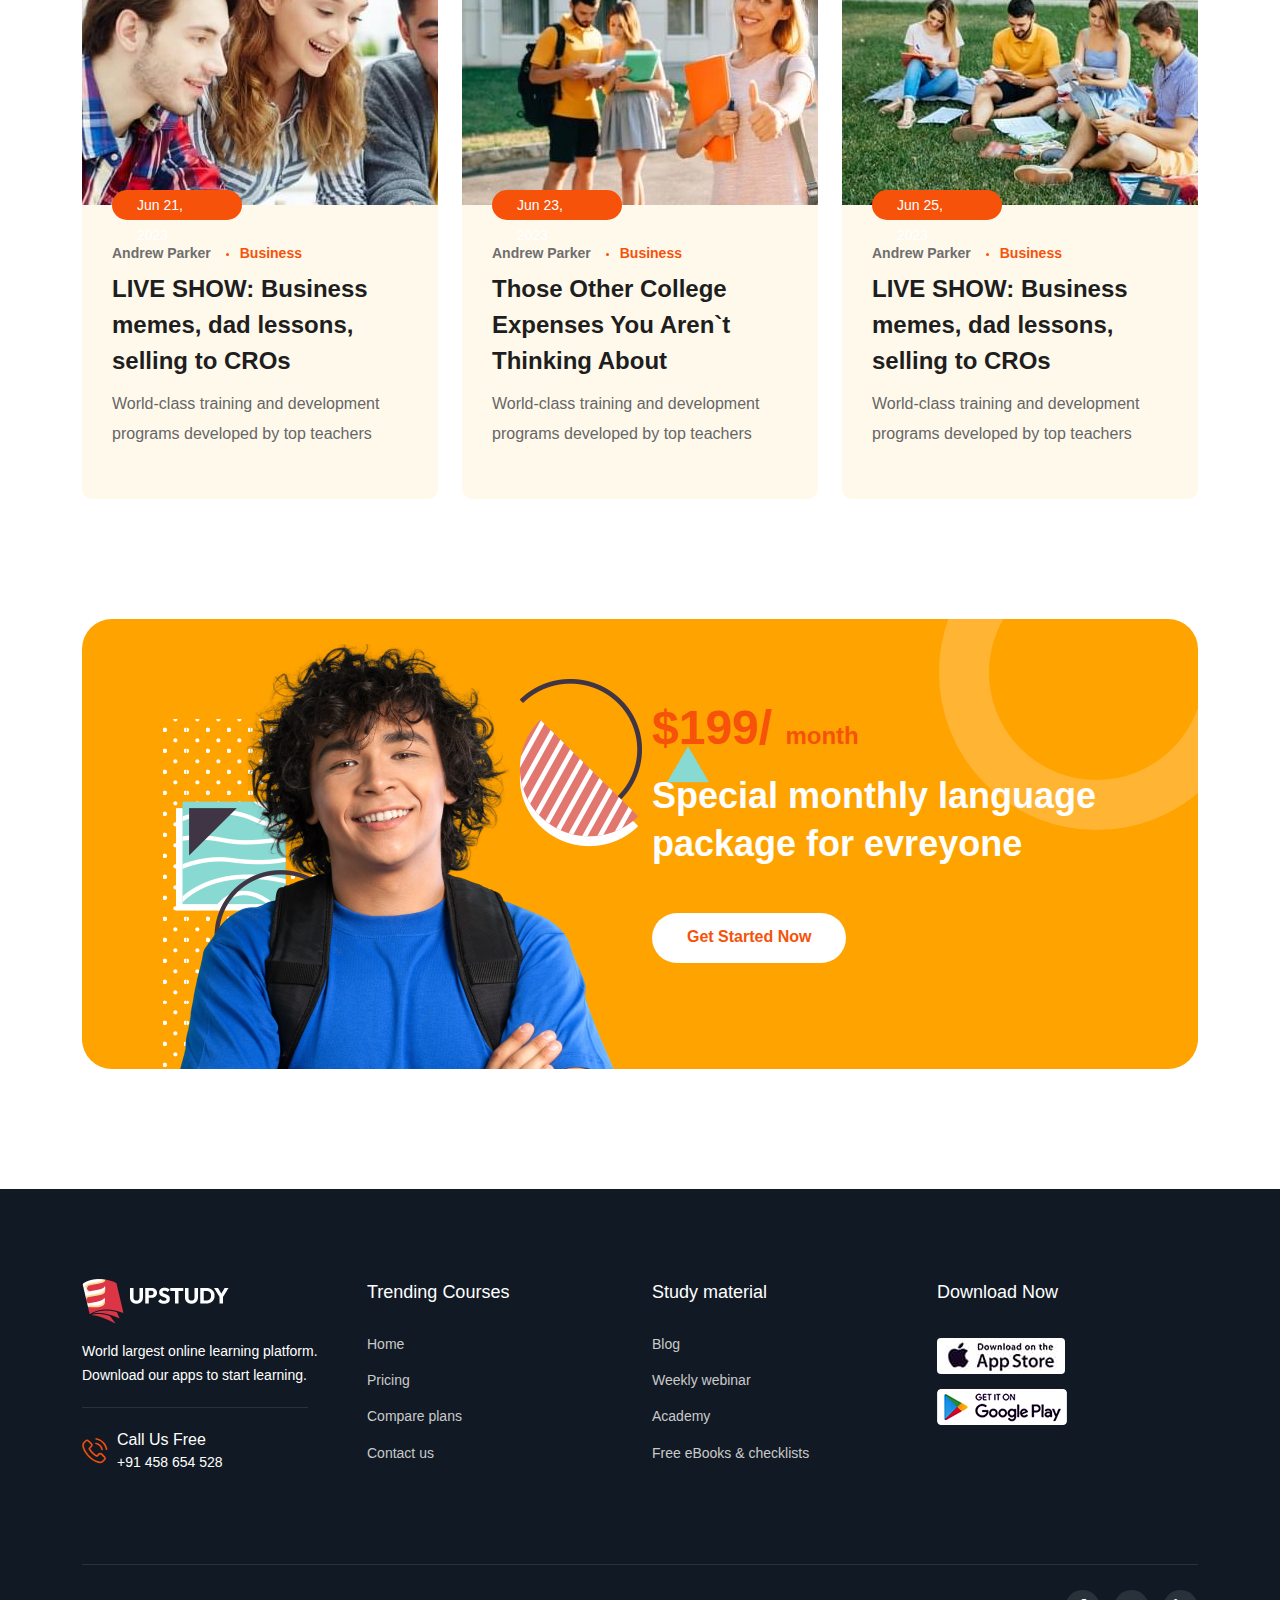
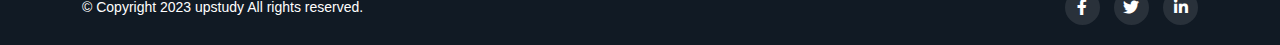
<file: index-5.html>
<!doctype html>
<html class="no-js" lang="en">


<!-- Mirrored from thepixelcurve.com/html/upstudy/upstudy/index-5.html by HTTrack Website Copier/3.x [XR&CO'2014], Mon, 22 May 2023 08:39:28 GMT -->
<head>
    <meta charset="utf-8">
    <meta http-equiv="x-ua-compatible" content="ie=edge">
    <title>Upstudy - Education & LMS HTML5 Template</title>
    <meta name="robots" content="noindex, follow" />
    <meta name="description" content="">
    <meta name="viewport" content="width=device-width, initial-scale=1, shrink-to-fit=no">
    <!-- Favicon -->
    <link rel="shortcut icon" type="image/x-icon" href="assets/images/favicon.png">

    <!-- CSS
	============================================ -->

    <!-- Icon Font CSS -->
    <link rel="stylesheet" href="assets/css/plugins/all.min.css">
    <link rel="stylesheet" href="assets/css/plugins/flaticon.css">

    <!-- Plugins CSS -->
    <link rel="stylesheet" href="assets/css/plugins/bootstrap.min.css">
    <link rel="stylesheet" href="assets/css/plugins/swiper-bundle.min.css">
    <link rel="stylesheet" href="assets/css/plugins/aos.css">
    <link rel="stylesheet" href="assets/css/plugins/nice-select.css">
    <link rel="stylesheet" href="assets/css/plugins/jquery.powertip.min.css">
    <link rel="stylesheet" href="assets/css/plugins/magnific-popup.css">

    <!-- Main Style CSS -->
    <link rel="stylesheet" href="assets/css/style.css">


    <!--====== Use the minified version files listed below for better performance and remove the files listed above ======-->
    <!-- <link rel="stylesheet" href="assets/css/vendor/plugins.min.css">
    <link rel="stylesheet" href="assets/css/style.min.css"> -->

</head>

<body>

    <div class="main-wrapper">


        <!-- Preloader start -->
        <div id="preloader">
            <div class="preloader">
                <span></span>
                <span></span>
            </div>
        </div>
        <!-- Preloader End -->

        <!-- Header Start  -->
        <div class="section header header-section-02 header-section-04">

            <div class="header-bottom-section">

                <div class="container">
                    <div class="header-bottom-wrap">

                        <!--  Header Logo Start  -->
                        <div class="header-logo">
                            <a href="index.html"><img src="assets/images/logo-4.png" alt="logo"></a>
                        </div>
                        <!--  Header Logo End  -->

                        <!--  Header Menu Start  -->
                        <div class="header-menu d-none d-lg-block">
                            <ul class="main-menu">
                                <li class="active-menu">
                                    <a href="index.html">Home</a>
                                    <ul class="sub-menu">
                                        <li><a href="index.html">Main Demo</a></li>
                                        <li><a href="index-2.html">Course Hub</a></li>
                                        <li><a href="index-3.html">Distant Learning</a></li>
                                        <li><a href="index-4.html">Kindergarten</a></li>
                                        <li class="active"><a href="index-5.html">Language</a></li>
                                        <li><a href="index-6.html">University</a></li>
                                    </ul>
                                </li>
                                <li><a href="#">Pages</a>
                                    <ul class="sub-menu">
                                        <li><a href="about.html">About Us</a></li>
                                        <li><a href="team.html">Team</a></li>
                                        <li><a href="team-details.html">Team Single</a></li>
                                        <li><a href="event.html">Event</a></li>
                                        <li><a href="faq.html">Faq's</a></li>
                                        <li><a href="error.html">404 Page</a></li>
                                        <li><a href="login-register.html">Login Register</a></li>
                                    </ul>
                                </li>
                                <li><a href="course-grid.html">Courses</a>
                                    <ul class="sub-menu">
                                        <li><a href="course-grid.html">Course Grid</a></li>
                                        <li><a href="course-list.html">Course List</a></li>
                                        <li><a href="course-details.html">Course Details</a></li>
                                    </ul>
                                </li>
                                <li><a href="blog.html">Blog</a>
                                    <ul class="sub-menu">
                                        <li><a href="blog.html">Blog</a></li>
                                        <li><a href="blog-list.html">Blog List</a></li>
                                        <li><a href="blog-details.html">Blog Details</a></li>
                                    </ul>
                                </li>
                                <li><a href="contact.html">Contact</a></li>
                            </ul>
                        </div>
                        <!--  Header Menu End  -->


                        <!-- Header Meta Start -->
                        <div class="header-meta">


                            <div class="header-cart dropdown">
                                <button class="cart-btn" data-bs-toggle="dropdown">
                                    <i class="flaticon-shopping-cart"></i>
                                    <span class="count">3</span>
                                </button>
                                <div class="dropdown-menu dropdown-cart">
                                    <!-- Cart Items Start -->
                                    <div class="cart-items">
                                        <!-- Single Cart Item Start -->
                                        <div class="single-cart-item">
                                            <div class="item-image">
                                                <img src="assets/images/shop-cart-1.jpg" alt="Cart">
                                            </div>
                                            <div class="item-content">
                                                <h4 class="title"><a href="#">Smart Gear Watch</a></h4>
                                                <span class="quantity"> 2 x $59.99 </span>
                                            </div>
                                            <button class="btn-close"></button>
                                        </div>
                                        <!-- Single Cart Item End -->
                                        <!-- Single Cart Item Start -->
                                        <div class="single-cart-item">
                                            <div class="item-image">
                                                <img src="assets/images/shop-cart-2.jpg" alt="Cart">
                                            </div>
                                            <div class="item-content">
                                                <h4 class="title"><a href="#">Smart Gear Watch</a></h4>
                                                <span class="quantity"> 2 x $59.99 </span>
                                            </div>
                                            <button class="btn-close"></button>
                                        </div>
                                        <!-- Single Cart Item End -->
                                        <!-- Single Cart Item Start -->
                                        <div class="single-cart-item">
                                            <div class="item-image">
                                                <img src="assets/images/shop-cart-3.jpg" alt="Cart">
                                            </div>
                                            <div class="item-content">
                                                <h4 class="title"><a href="#">Smart Gear Watch</a></h4>
                                                <span class="quantity"> 2 x $59.99 </span>
                                            </div>
                                            <button class="btn-close"></button>
                                        </div>
                                        <!-- Single Cart Item End -->
                                    </div>
                                    <!-- Cart Items End -->

                                    <!-- Cart Total Start -->
                                    <div class="cart-total">
                                        <span class="label">Subtotal:</span>
                                        <span class="value">$229.95</span>
                                    </div>
                                    <!-- Cart Total End -->

                                    <!-- Cart Button Start -->
                                    <div class="cart-btns">
                                        <a href="#" class="btn btn-3">View Cart</a>
                                        <a href="#" class="btn btn-white">Checkout</a>
                                    </div>
                                    <!-- Cart Button End -->
                                </div>
                            </div>

                            <div class="header-login d-none d-lg-block">
                                <a class="link" href="login-register.html"><i class="far fa-user"></i> Login</a>
                                <a class="link" href="login-register.html">Register Now</a>
                            </div>


                            <div class="header-toggle d-lg-none">
                                <button data-bs-toggle="offcanvas" data-bs-target="#offcanvasMenu">
                                    <span></span>
                                    <span></span>
                                    <span></span>
                                </button>
                            </div>

                        </div>
                        <!-- Header Meta End -->

                    </div>
                </div>


            </div>
        </div>
        <!-- Header End -->


        <!-- Offcanvas Start -->
        <div class="offcanvas offcanvas-start" id="offcanvasMenu">

            <div class="offcanvas-header">
                <!-- Offcanvas Logo Start -->
                <div class="offcanvas-logo">
                    <a href="index.html"><img src="assets/images/logo-white.png" alt=""></a>
                </div>
                <!-- Offcanvas Logo End -->

                <button type="button" class="close-btn" data-bs-dismiss="offcanvas"><i class="flaticon-close"></i></button>

            </div>
            <div class="offcanvas-body">
                <div class="offcanvas-menu">
                    <ul class="main-menu">
                        <li class="active-menu">
                            <a href="index.html">Home</a>
                            <ul class="sub-menu">
                                <li><a href="index.html">Main Demo</a></li>
                                <li><a href="index-2.html">Course Hub</a></li>
                                <li><a href="index-3.html">Distant Learning</a></li>
                                <li><a href="index-4.html">Kindergarten</a></li>
                                <li class="active"><a href="index-5.html">Language</a></li>
                                <li><a href="index-6.html">University</a></li>
                            </ul>
                        </li>
                        <li><a href="#">Pages</a>
                            <ul class="sub-menu">
                                <li><a href="about.html">About Us</a></li>
                                <li><a href="team.html">Team</a></li>
                                <li><a href="team-details.html">Team Single</a></li>
                                <li><a href="event.html">Event</a></li>
                                <li><a href="faq.html">Faq's</a></li>
                                <li><a href="error.html">404 Page</a></li>
                                <li><a href="login-register.html">Login Register</a></li>
                            </ul>
                        </li>
                        <li><a href="course-grid.html">Courses</a>
                            <ul class="sub-menu">
                                <li><a href="course-grid.html">Course Grid</a></li>
                                <li><a href="course-list.html">Course List</a></li>
                                <li><a href="course-details.html">Course Details</a></li>
                            </ul>
                        </li>
                        <li><a href="blog.html">Blog</a>
                            <ul class="sub-menu">
                                <li><a href="blog.html">Blog</a></li>
                                <li><a href="blog-list.html">Blog List</a></li>
                                <li><a href="blog-details.html">Blog Details</a></li>
                            </ul>
                        </li>
                        <li><a href="contact.html">Contact</a></li>
                    </ul>
                </div>
            </div>
        </div>
        <!-- Offcanvas End -->


        <!-- Hero Start -->
        <div class="upstudy-hero-section-05 section">
            <div class="shape-2">
                <svg xmlns="http://www.w3.org/2000/svg" xmlns:xlink="http://www.w3.org/1999/xlink" width="765.5px" height="1174.5px">
                    <path fill-rule="evenodd" stroke="rgb(255, 163, 0)" stroke-width="3px" stroke-dasharray="12, 6" stroke-linecap="butt" stroke-linejoin="miter" fill="none" d="M741.955,28.72 C641.160,70.568 543.648,388.76 644.861,646.999 C746.74,905.922 752.980,1075.948 639.342,1150.828 C358.737,1335.728 -274.945,210.535 136.947,98.137 C548.840,-14.260 842.750,-14.423 741.955,28.72 Z" />
                </svg>
            </div>
            <div class="container">
                <div class="row align-items-center">
                    <div class="col-lg-6">
                        <!-- Hero Content Start -->
                        <div class="hero-content">
                            <h2 class="title" data-aos="fade-up" data-aos-delay="700">Online <span>language & culture</span> learning platform</h2>
                            <div class="hero-btn-wrap" data-aos="fade-up" data-aos-delay="900">
                                <div class="hero-btn">
                                    <a class="btn" href="login-register.html">Try Free Courses</a>
                                </div>
                                <div class="hero-call">
                                    <div class="icon">
                                        <i class="flaticon-phone-call"></i>
                                    </div>
                                    <p class="number">458 654 528</p>
                                </div>
                            </div>
                        </div>
                        <!-- Hero Content End -->
                    </div>
                    <div class="col-lg-6">
                        <!-- Hero Images Start -->
                        <div class="hero-images">
                            <img class="shape-1" src="assets/images/shape/hero5-shape1.png" alt="">
                            <div class="image">
                                <img src="assets/images/hero5-img.png" alt="">
                            </div>
                        </div>
                        <!-- Hero Images End -->
                    </div>
                </div>
            </div>

        </div>
        <!-- Hero End -->

        <!-- Language Start -->
        <div class="section language-section">
            <div class="container">
                <!-- Language Wrapper Start -->
                <div class="language-wrapper text-center">
                    <div class="language-active">
                        <div class="swiper-container">
                            <div class="swiper-wrapper">
                                <div class="swiper-slide">
                                    <!-- Language Item Start -->
                                    <a href="#" class="language-item text-center">
                                        <img src="assets/images/language/lang-1.png" alt="">
                                        <h4 class="title">English</h4>
                                    </a>
                                    <!-- Language Item End -->
                                </div>
                                <div class="swiper-slide">
                                    <!-- Language Item Start -->
                                    <a href="#" class="language-item text-center">
                                        <img src="assets/images/language/lang-2.png" alt="">
                                        <h4 class="title">German</h4>
                                    </a>
                                    <!-- Language Item End -->
                                </div>
                                <div class="swiper-slide">
                                    <!-- Language Item Start -->
                                    <a href="#" class="language-item text-center">
                                        <img src="assets/images/language/lang-3.png" alt="">
                                        <h4 class="title">Spanish</h4>
                                    </a>
                                    <!-- Language Item End -->
                                </div>
                                <div class="swiper-slide">
                                    <!-- Language Item Start -->
                                    <a href="#" class="language-item text-center">
                                        <img src="assets/images/language/lang-4.png" alt="">
                                        <h4 class="title">France</h4>
                                    </a>
                                    <!-- Language Item End -->
                                </div>
                                <div class="swiper-slide">
                                    <!-- Language Item Start -->
                                    <a href="#" class="language-item text-center">
                                        <img src="assets/images/language/lang-5.png" alt="">
                                        <h4 class="title">Italy</h4>
                                    </a>
                                    <!-- Language Item End -->
                                </div>
                                <div class="swiper-slide">
                                    <!-- Language Item Start -->
                                    <a href="#" class="language-item text-center">
                                        <img src="assets/images/language/lang-3.png" alt="">
                                        <h4 class="title">Spanish</h4>
                                    </a>
                                    <!-- Language Item End -->
                                </div>
                            </div>


                        </div>
                        <!-- Add Pagination -->
                        <div class="language-arrow swiper-button-next"></div>
                        <div class="language-arrow swiper-button-prev"></div>
                    </div>
                </div>
                <!-- Language Wrapper End -->
            </div>
        </div>
        <!-- Language End -->

        <!-- About Start -->
        <div class="section upstudy-about-section-03 section-padding-02">
            <div class="container">
                <div class="about-wrap">
                    <div class="row">
                        <div class="col-lg-6">
                            <!-- About Image Start -->
                            <div class="about-img-wrap">
                                <div class="about-shape">
                                    <img src="assets/images/shape/ab-shape3.png" alt="">
                                </div>
                                <div class="about-img-big">
                                    <img src="assets/images/about-big.jpg" alt="">
                                </div>
                                <div class="about-img-sm">
                                    <img src="assets/images/about-sm.jpg" alt="">
                                </div>
                                <div class="about-img-bottom">
                                    <img src="assets/images/about-middle.jpg" alt="">
                                </div>
                                <div class="about-text-shape">
                                    <img src="assets/images/shape/about-text.png" alt="">
                                </div>
                            </div>
                            <!-- About Image End -->
                        </div>
                        <div class="col-lg-6">
                            <!-- About Content Start -->
                            <div class="about-content">
                                <!-- Section Title Start -->
                                <div class="section-title-3">
                                    <h3 class="sub-title">Best Place for learn language</h3>
                                    <h2 class="title">Study, practice & learn a new languages</h2>
                                </div>
                                <!-- Section Title End -->
                                <p class="text">With the Internet, translation software can help non-native-speaking individuals understand web pages published in other languages. Whole-page-translation tools are of limited utility</p>
                                <div class="about-list">
                                    <ul>
                                        <li>
                                            <span class="about-icon"><i class="fas fa-check"></i></span>
                                            <span class="about-text">Get access to 4,000+ of our top courses </span>
                                        </li>
                                        <li>
                                            <span class="about-icon"><i class="fas fa-check"></i></span>
                                            <span class="about-text"> Popular topics to learn now </span>
                                        </li>
                                        <li>
                                            <span class="about-icon"><i class="fas fa-check"></i></span>
                                            <span class="about-text">Find the right instructor for you </span>
                                        </li>
                                    </ul>
                                </div>
                                <a class="btn" href="#">Lear More</a>
                            </div>
                            <!-- About Content End -->
                        </div>
                    </div>
                </div>
            </div>
        </div>
        <!-- About End -->


        <!-- Features Start -->
        <div class="section upstudy-features-section upstudy-features-section-04 section-padding-02">
            <div class="container">
                <div class="features-wrap section-padding-03">
                    <div class="shape-1">
                        <img src="assets/images/shape/feat-shape2.png" alt="">
                    </div>
                    <div class="shape-2">
                        <img src="assets/images/shape/feat-shape2.png" alt="">
                    </div>
                    <!-- Section Title Start -->
                    <div class="section-title-3 text-center">
                        <h3 class="sub-title">Why Choose Us</h3>
                        <h2 class="title">We offer wide range of courses </h2>
                    </div>
                    <!-- Section Title End -->
                    <div class="features-content-wrap">
                        <div class="row">
                            <div class="col-lg-4 col-md-6">
                                <!-- Features Item Start -->
                                <div class="features-item text-center">
                                    <div class="features-img">
                                        <img src="assets/images/feat-10.png" alt="">
                                    </div>
                                    <div class="features-content">
                                        <h3 class="title">Skilled Teachers</h3>
                                        <p>World-class training and development programs developed by top teachers Habitant duis voluptate.</p>
                                    </div>
                                </div>
                                <!-- Features Item End -->
                            </div>
                            <div class="col-lg-4 col-md-6">
                                <!-- Features Item Start -->
                                <div class="features-item text-center">
                                    <div class="features-img">
                                        <img src="assets/images/feat-11.png" alt="">
                                    </div>
                                    <div class="features-content">
                                        <h3 class="title">World Best Tutor</h3>
                                        <p>World-class training and development programs developed by top teachers Habitant duis voluptate.</p>
                                    </div>
                                </div>
                                <!-- Features Item End -->
                            </div>
                            <div class="col-lg-4 col-md-6">
                                <!-- Features Item Start -->
                                <div class="features-item text-center">
                                    <div class="features-img">
                                        <img src="assets/images/feat-12.png" alt="">
                                    </div>
                                    <div class="features-content">
                                        <h3 class="title">Classified Certificate </h3>
                                        <p>World-class training and development programs developed by top teachers Habitant duis voluptate.</p>
                                    </div>
                                </div>
                                <!-- Features Item End -->
                            </div>
                        </div>
                    </div>
                </div>
            </div>
        </div>
        <!-- Features End -->

        <!-- Courses Start -->
        <div class="section upstudy-courses-section-02 section-padding">
            <div class="container">
                <!-- Courses Wrapper Start -->
                <div class="courses-wrap">
                    <div class="row justify-content-center">
                        <div class="col-xl-5 col-lg-6">
                            <!-- Section Title Start -->
                            <div class="section-title-3 text-center">
                                <h3 class="sub-title">Our Top Courses</h3>
                                <h2 class="title">Learn from our top a new language courses </h2>
                            </div>
                            <!-- Section Title End -->
                        </div>
                    </div>
                    <div class="courses-content-wrap">
                        <div class="swiper-container courses-active">
                            <div class="swiper-wrapper">
                                <div class="swiper-slide">
                                    <!-- Single Courses Start -->
                                    <div class="single-course">
                                        <!-- Courses Image Start -->
                                        <div class="courses-image">
                                            <a href="course-details.html"><img src="assets/images/courses/courses-12.jpg" alt="Courses"></a>
                                            <div class="top-meta">
                                                <p class="price">$45</p>
                                            </div>
                                        </div>
                                        <!-- Courses Image End -->
                                        <!-- Courses Content Start -->
                                        <div class="courses-content">
                                            <h4 class="sub-title">Intermidiate</h4>
                                            <h3 class="title"><a href="course-details.html">Learn english with grammer pronuncitaion part 2</a></h3>
                                        </div>
                                        <!-- Courses Content End -->
                                        <!-- Courses Meta Start -->
                                        <div class="courses-meta">
                                            <div class="course-enroll-rating d-flex">
                                                <p><i class="far fa-clock"></i> 10 Hours</p>
                                                <p><i class="fas fa-user"></i> 33,000</p>
                                                <p class="total-rating"><i class="fas fa-star"></i> 4.5</p>
                                            </div>
                                        </div>
                                        <!-- Courses Meta End -->

                                    </div>
                                    <!-- Single Courses End -->
                                </div>
                                <div class="swiper-slide">
                                    <!-- Single Courses Start -->
                                    <div class="single-course">
                                        <!-- Courses Image Start -->
                                        <div class="courses-image">
                                            <a href="course-details.html"><img src="assets/images/courses/courses-13.jpg" alt="Courses"></a>
                                            <div class="top-meta">
                                                <p class="price">$59</p>
                                            </div>
                                        </div>
                                        <!-- Courses Image End -->
                                        <!-- Courses Content Start -->
                                        <div class="courses-content">
                                            <h4 class="sub-title">Intermidiate</h4>
                                            <h3 class="title"><a href="course-details.html">Getting Started with the Linux Command Line</a></h3>
                                        </div>
                                        <!-- Courses Content End -->
                                        <!-- Courses Meta Start -->
                                        <div class="courses-meta">
                                            <div class="course-enroll-rating d-flex">
                                                <p><i class="far fa-clock"></i> 10 Hours</p>
                                                <p><i class="fas fa-user"></i> 33,000</p>
                                                <p class="total-rating"><i class="fas fa-star"></i> 4.5</p>
                                            </div>
                                        </div>
                                        <!-- Courses Meta End -->

                                    </div>
                                    <!-- Single Courses End -->
                                </div>
                                <div class="swiper-slide">
                                    <!-- Single Courses Start -->
                                    <div class="single-course">
                                        <!-- Courses Image Start -->
                                        <div class="courses-image">
                                            <a href="course-details.html"><img src="assets/images/courses/courses-14.jpg" alt="Courses"></a>
                                            <div class="top-meta">
                                                <p class="price">$29</p>
                                            </div>
                                        </div>
                                        <!-- Courses Image End -->
                                        <!-- Courses Content Start -->
                                        <div class="courses-content">
                                            <h4 class="sub-title">Intermidiate</h4>
                                            <h3 class="title"><a href="course-details.html">The Complete JavaScript Course for Beginner</a></h3>
                                        </div>
                                        <!-- Courses Content End -->
                                        <!-- Courses Meta Start -->
                                        <div class="courses-meta">
                                            <div class="course-enroll-rating d-flex">
                                                <p><i class="far fa-clock"></i> 10 Hours</p>
                                                <p><i class="fas fa-user"></i> 33,000</p>
                                                <p class="total-rating"><i class="fas fa-star"></i> 4.5</p>
                                            </div>
                                        </div>
                                        <!-- Courses Meta End -->

                                    </div>
                                    <!-- Single Courses End -->
                                </div>
                            </div>

                            <!-- Add Pagination -->
                            <div class="swiper-pagination"></div>
                        </div>
                    </div>

                </div>
                <!-- Courses Wrapper End -->
            </div>
        </div>
        <!-- Courses End -->

        <!-- Form Start -->
        <div class="section upstudy-form-section" style="background-image: url(assets/images/bg/form-bg.jpg);">

            <div class="container">
                <div class="form-wrap">
                    <div class="row">
                        <div class="col-lg-7">
                            <div class="form-content-wrap">
                                <div class="shape-1">
                                    <img src="assets/images/shape/form-shape.png" alt="">
                                </div>
                                <!-- Form Content Start -->
                                <div class="form-content">
                                    <div class="quote-svg">
                                        <svg xmlns="http://www.w3.org/2000/svg" width="41px" height="36px">
                                            <path d="M40.999,26.79 C40.999,31.558 36.630,35.999 31.240,35.999 C25.849,35.999 21.480,31.558 21.480,26.79 C21.480,26.75 21.480,26.71 21.480,26.66 C21.469,25.776 20.895,9.974 30.992,2.439 C40.98,-4.355 30.275,3.900 28.79,16.703 C29.71,16.356 30.132,16.160 31.240,16.160 C36.630,16.160 40.999,20.601 40.999,26.79 ZM9.768,35.999 C4.378,35.999 0.8,31.558 0.8,26.79 C0.8,26.75 0.9,26.71 0.9,26.66 C0.2,25.776 0.575,9.974 9.521,2.439 C18.626,-4.355 8.804,3.900 6.607,16.703 C7.600,16.356 8.660,16.160 9.768,16.160 C15.158,16.160 19.528,20.601 19.528,26.79 C19.528,31.558 15.158,35.999 9.768,35.999 Z" />
                                        </svg>
                                    </div>
                                    <p class="text">World-class training and development programs developed by top teachers</p>
                                    <p class="name">Martney Holder</p>
                                    <p class="designation">IT Specailist</p>
                                </div>
                                <!-- Form Content End -->
                            </div>
                        </div>
                        <div class="col-lg-5">
                            <!-- Video Form Start -->
                            <div class="course-form">
                                <div class="course-form-inner text-center">
                                    <h3 class="title">Select your language course here</h3>
                                    <form action="#">
                                        <div class="row">
                                            <div class="col-sm-12">
                                                <!--   Single Form Start  -->
                                                <div class="single-form">
                                                    <select>
                                                        <option value="0">Course Level</option>
                                                        <option value="1">Course Level 01</option>
                                                        <option value="2">Course Level 02</option>
                                                        <option value="3">Course Level 03</option>
                                                        <option value="4">Course Level 04</option>
                                                        <option value="5">Course Level 05</option>
                                                    </select>
                                                </div>
                                                <!--   Single Form End  -->
                                            </div>
                                            <div class="col-sm-12">
                                                <!--   Single Form Start  -->
                                                <div class="single-form">
                                                    <select>
                                                        <option value="0">Course Category</option>
                                                        <option value="1">Course Category 01</option>
                                                        <option value="2">Course Category 02</option>
                                                        <option value="3">Course Category 03</option>
                                                        <option value="4">Course Category 04</option>
                                                        <option value="5">Course Category 05</option>
                                                    </select>
                                                </div>
                                                <!--   Single Form End  -->
                                            </div>
                                            <div class="col-sm-12">
                                                <!--   Single Form Start  -->
                                                <div class="single-form">
                                                    <input type="text" placeholder="What are you looking for">
                                                </div>
                                                <!--   Single Form End  -->
                                            </div>
                                            <div class="col-sm-12">
                                                <!--   Single Form Start  -->
                                                <div class="form-btn">
                                                    <a class="btn btn-2" href="#">Search Courses</a>
                                                </div>
                                                <!--   Single Form End  -->
                                            </div>
                                        </div>
                                    </form>
                                </div>
                            </div>
                            <!-- Video Form End -->
                        </div>
                    </div>
                </div>
            </div>
        </div>
        <!-- Form End -->

        <!-- Blog Start -->
        <div class="section upstudy-blog-section-03 section-padding-02">
            <div class="container">
                <!-- Latest Blog Wrap Start -->
                <div class="blog-wrap">
                    <div class="row justify-content-center">
                        <div class="col-lg-6">
                            <!-- Section Title Start -->
                            <div class="section-title-3 text-center">
                                <h3 class="sub-title">Latest News</h3>
                                <h2 class="title">Whats going on around you </h2>
                            </div>
                            <!-- Section Title End -->
                        </div>
                    </div>
                    <div class="blog-content-wrap">
                        <div class="row">
                            <div class="col-lg-4 col-sm-6">
                                <!-- Single Blog Start -->
                                <div class="single-blog-02">
                                    <div class="blog-img">
                                        <a href="blog-details.html"><img src="assets/images/blog/blog-7.jpg" alt=""></a>
                                    </div>
                                    <div class="blog-content">
                                        <div class="meta">
                                            <p class="date">Jun 21, 2023</p>
                                            <span class="blog-meta blog-meta-1"> Andrew Parker </span>
                                            <span class="blog-meta">Business</span>
                                        </div>
                                        <h3 class="title"><a href="blog-details.html">LIVE SHOW: Business memes, dad lessons, selling to CROs</a></h3>
                                        <p class="text">World-class training and development programs developed by top teachers </p>
                                    </div>
                                </div>
                                <!-- Single Blog End -->
                            </div>
                            <div class="col-lg-4 col-sm-6">
                                <!-- Single Blog Start -->
                                <div class="single-blog-02">
                                    <div class="blog-img">
                                        <a href="blog-details.html"><img src="assets/images/blog/blog-9.jpg" alt=""></a>
                                    </div>
                                    <div class="blog-content">
                                        <div class="meta">
                                            <p class="date">Jun 23, 2023</p>
                                            <span class="blog-meta blog-meta-1"> Andrew Parker </span>
                                            <span class="blog-meta">Business</span>
                                        </div>
                                        <h3 class="title"><a href="blog-details.html">Those Other College Expenses You Aren`t Thinking About</a></h3>
                                        <p class="text">World-class training and development programs developed by top teachers </p>
                                    </div>
                                </div>
                                <!-- Single Blog End -->
                            </div>
                            <div class="col-lg-4 col-sm-6">
                                <!-- Single Blog Start -->
                                <div class="single-blog-02">
                                    <div class="blog-img">
                                        <a href="blog-details.html"><img src="assets/images/blog/blog-10.jpg" alt=""></a>
                                    </div>
                                    <div class="blog-content">
                                        <div class="meta">
                                            <p class="date">Jun 25, 2023</p>
                                            <span class="blog-meta blog-meta-1"> Andrew Parker </span>
                                            <span class="blog-meta">Business</span>
                                        </div>
                                        <h3 class="title"><a href="blog-details.html">LIVE SHOW: Business memes, dad lessons, selling to CROs</a></h3>
                                        <p class="text">World-class training and development programs developed by top teachers </p>
                                    </div>
                                </div>
                                <!-- Single Blog End -->
                            </div>
                        </div>
                    </div>
                </div>
                <!-- Blog Wrap End -->
            </div>
        </div>
        <!-- Blog End -->


        <!-- Call To Action Start -->
        <div class="section upstudy-cta-section-03 section-padding">
            <div class="container">

                <!-- Call To Action Wrapper Start -->
                <div class="cta-wrap">
                    <div class="shape-2"></div>
                    <div class="row">
                        <div class="col-lg-6">
                            <!-- Call To Action Image Start -->
                            <div class="cta-image">
                                <img class="shape-1" src="assets/images/shape/cta-shape3.png" alt="">
                                <div class="image">
                                    <img src="assets/images/cta-img3.png" alt="Call To Action">
                                </div>
                            </div>
                            <!-- Call To Action Image End -->
                        </div>
                        <div class="col-lg-6">
                            <!-- Call To Action Content Start -->
                            <div class="cta-content">
                                <h4 class="price">$199/ <span>month</span></h4>
                                <h2 class="title">Special monthly language package for evreyone</h2>
                                <a class="btn" href="#">Get Started Now</a>

                            </div>
                            <!-- Call To Action Content End -->
                        </div>
                    </div>
                </div>
                <!-- Call To Action Wrapper End -->

            </div>
        </div>
        <!-- Call To Action End -->


        <!-- Footer Start -->
        <div class="footer-section section">
            <div class="container">

                <!-- Footer Widget Wrapper Start -->
                <div class="footer-widget-wrap">
                    <div class="row">

                        <div class="col-lg-3 col-sm-6">
                            <!-- Footer Widget Start -->
                            <div class="footer-widget widget-about">
                                <div class="footer-logo">
                                    <a href="index.html"><img src="assets/images/logo-5.png" alt=""></a>
                                </div>
                                <p class="text">World largest online learning platform. Download our apps to start learning.</p>
                                <div class="widget-info widget-info-2">
                                    <div class="info-icon">
                                        <i class="flaticon-phone-call"></i>
                                    </div>
                                    <div class="info-text">
                                        <p class="call-text">Call Us Free</p>
                                        <a href="tel:+91458654528">+91 458 654 528</a>
                                    </div>
                                </div>
                            </div>
                            <!-- Footer Widget End -->
                        </div>

                        <div class="col-lg-3 col-sm-6">
                            <!-- Footer Widget Start -->
                            <div class="footer-widget">
                                <h4 class="footer-widget-title">Trending Courses</h4>
                                <div class="widget-link">
                                    <ul class="link">
                                        <li><a href="index.html">Home </a></li>
                                        <li><a href="#">Pricing</a></li>
                                        <li><a href="about.html">Compare plans</a></li>
                                        <li><a href="contact.html">Contact us</a></li>
                                    </ul>
                                </div>
                            </div>
                            <!-- Footer Widget End -->
                        </div>

                        <div class="col-lg-3 col-sm-6">
                            <!-- Footer Widget Start -->
                            <div class="footer-widget">
                                <h4 class="footer-widget-title">Study material</h4>
                                <div class="widget-link">
                                    <ul class="link">
                                        <li><a href="blog.html">Blog</a></li>
                                        <li><a href="#">Weekly webinar</a></li>
                                        <li><a href="#">Academy</a></li>
                                        <li><a href="#">Free eBooks & checklists</a></li>
                                    </ul>
                                </div>
                            </div>
                            <!-- Footer Widget End -->
                        </div>
                        <div class="col-lg-3 col-sm-6">
                            <!-- Footer Widget Start -->
                            <div class="footer-widget">
                                <h4 class="footer-widget-title">Download Now</h4>
                                <div class="widget-download">
                                    <a href="#"><img src="assets/images/app-1.jpg" alt=""></a>
                                    <a href="#"><img src="assets/images/app-2.png" alt=""></a>
                                </div>
                            </div>
                            <!-- Footer Widget End -->
                        </div>
                    </div>
                </div>
                <!-- Footer Widget Wrapper End -->

                <!-- Footer Copyright Start -->
                <div class="footer-copyright">
                    <div class="copyright-wrapper">
                        <div class="row align-items-center">
                            <div class="col-lg-6 col-md-6">
                                <!-- Footer Copyright Text Start -->
                                <div class="copyright-text">
                                    <p>© Copyright 2023 upstudy All rights reserved. </p>
                                </div>
                                <!-- Footer Copyright Text End -->
                            </div>
                            <div class="col-lg-6 col-md-6">
                                <!-- Footer Copyright Social Start -->
                                <div class="copyright-social">
                                    <ul class="social">
                                        <li><a href="#"><i class="fab fa-facebook-f"></i></a></li>
                                        <li><a href="#"><i class="fab fa-twitter"></i></a></li>
                                        <li><a href="#"><i class="fab fa-linkedin-in"></i></a></li>
                                    </ul>
                                </div>
                                <!-- Footer Copyright Social End -->
                            </div>
                        </div>
                    </div>
                </div>
                <!-- Footer Copyright End -->

            </div>
        </div>
        <!-- Footer End -->

        <!-- back to top start -->
        <div class="progress-wrap">
            <svg class="progress-circle svg-content" width="100%" height="100%" viewBox="-1 -1 102 102">
                <path d="M50,1 a49,49 0 0,1 0,98 a49,49 0 0,1 0,-98" />
            </svg>
        </div>
        <!-- back to top end -->

    </div>

    <!-- JS
    ============================================ -->
    <script src="assets/js/vendor/jquery-1.12.4.min.js"></script>
    <script src="assets/js/vendor/modernizr-3.11.2.min.js"></script>

    <!-- Bootstrap JS -->
    <script src="assets/js/plugins/popper.min.js"></script>
    <script src="assets/js/plugins/bootstrap.min.js"></script>

    <!-- Plugins JS -->
    <script src="assets/js/plugins/swiper-bundle.min.js"></script>
    <script src="assets/js/plugins/aos.js"></script>
    <script src="assets/js/plugins/waypoints.min.js"></script>
    <script src="assets/js/plugins/jquery.counterup.min.js"></script>
    <script src="assets/js/plugins/jquery.nice-select.min.js"></script>
    <script src="assets/js/plugins/back-to-top.js"></script>
    <script src="assets/js/plugins/jquery.powertip.min.js"></script>
    <script src="assets/js/plugins/jquery.magnific-popup.min.js"></script>

    <!--====== Use the minified version files listed below for better performance and remove the files listed above ======-->


    <!-- Main JS -->
    <script src="assets/js/main.js"></script>

</body>


<!-- Mirrored from thepixelcurve.com/html/upstudy/upstudy/index-5.html by HTTrack Website Copier/3.x [XR&CO'2014], Mon, 22 May 2023 08:39:53 GMT -->
</html>
</file>
<file: assets/css/plugins/flaticon.css>
@font-face {
    font-family: "flaticon";
    src: url("../../fonts/flaticon8953.ttf?9da6da3c6ae6f38ca4698081ef934ea0") format("truetype"),
url("../../fonts/flaticon8953.woff?9da6da3c6ae6f38ca4698081ef934ea0") format("woff"),
url("../../fonts/flaticon8953.woff2?9da6da3c6ae6f38ca4698081ef934ea0") format("woff2"),
url("../../fonts/flaticon8953.eot?9da6da3c6ae6f38ca4698081ef934ea0#iefix") format("embedded-opentype"),
url("../../fonts/flaticon8953.svg?9da6da3c6ae6f38ca4698081ef934ea0#flaticon") format("svg");
}


i[class^="flaticon-"]:before, i[class*=" flaticon-"]:before {
    font-family: flaticon !important;
    font-style: normal;
    font-weight: normal !important;
    font-variant: normal;
    text-transform: none;
    line-height: 1;
    -webkit-font-smoothing: antialiased;
    -moz-osx-font-smoothing: grayscale;
}


.flaticon-like:before { content: "\f100"; }
.flaticon-menu:before { content: "\f101"; }
.flaticon-loupe:before { content: "\f102"; }
.flaticon-shopping-basket:before { content: "\f103"; }
.flaticon-location-pin:before { content: "\f104"; }
.flaticon-send:before { content: "\f105"; }
.flaticon-right-arrow:before { content: "\f106"; }
.flaticon-left-arrow:before { content: "\f107"; }
.flaticon-left-arrow-1:before { content: "\f108"; }
.flaticon-right-arrow-1:before { content: "\f109"; }
.flaticon-youtube:before { content: "\f10a"; }
.flaticon-vegetable:before { content: "\f10b"; }
.flaticon-water-bottle:before { content: "\f10c"; }
.flaticon-healthcare:before { content: "\f10d"; }
.flaticon-mortarboard:before { content: "\f10e"; }
.flaticon-atoms:before { content: "\f10f"; }
.flaticon-maternity:before { content: "\f110"; }
.flaticon-plus:before { content: "\f111"; }
.flaticon-supermarket-gift:before { content: "\f112"; }
.flaticon-gift:before { content: "\f113"; }
.flaticon-play:before { content: "\f114"; }
.flaticon-right-quote:before { content: "\f115"; }
.flaticon-user:before { content: "\f116"; }
.flaticon-user-1:before { content: "\f117"; }
.flaticon-set-square:before { content: "\f118"; }
.flaticon-bell:before { content: "\f119"; }
.flaticon-book:before { content: "\f11a"; }
.flaticon-dollar-currency-symbol:before { content: "\f11b"; }
.flaticon-right-arrow-2:before { content: "\f11c"; }
.flaticon-wall-clock:before { content: "\f11d"; }
.flaticon-folder:before { content: "\f11e"; }
.flaticon-email:before { content: "\f11f"; }
.flaticon-startup:before { content: "\f120"; }
.flaticon-diamond:before { content: "\f121"; }
.flaticon-gift-1:before { content: "\f122"; }
.flaticon-call:before { content: "\f123"; }
.flaticon-shopping-bag:before { content: "\f124"; }
.flaticon-idea:before { content: "\f125"; }
.flaticon-idea-1:before { content: "\f126"; }
.flaticon-target:before { content: "\f127"; }
.flaticon-bar-chart:before { content: "\f128"; }
.flaticon-fitness:before { content: "\f129"; }
.flaticon-healthy-food:before { content: "\f12a"; }
.flaticon-dumbbell:before { content: "\f12b"; }
.flaticon-play-button:before { content: "\f12c"; }
.flaticon-plus-1:before { content: "\f12d"; }
.flaticon-add:before { content: "\f12e"; }
.flaticon-left-quote:before { content: "\f12f"; }
.flaticon-right-quote-1:before { content: "\f130"; }
.flaticon-checked:before { content: "\f131"; }
.flaticon-check:before { content: "\f132"; }
.flaticon-tick:before { content: "\f133"; }
.flaticon-like-1:before { content: "\f134"; }
.flaticon-like-2:before { content: "\f135"; }
.flaticon-heart:before { content: "\f136"; }
.flaticon-quote-left:before { content: "\f137"; }
.flaticon-link:before { content: "\f138"; }
.flaticon-worldwide:before { content: "\f139"; }
.flaticon-edit:before { content: "\f13a"; }
.flaticon-star:before { content: "\f13b"; }
.flaticon-star-1:before { content: "\f13c"; }
.flaticon-copy:before { content: "\f13d"; }
.flaticon-book-1:before { content: "\f13e"; }
.flaticon-settings:before { content: "\f13f"; }
.flaticon-calendar:before { content: "\f140"; }
.flaticon-price-tag:before { content: "\f141"; }
.flaticon-edit-file:before { content: "\f142"; }
.flaticon-bell-1:before { content: "\f143"; }
.flaticon-padlock:before { content: "\f144"; }
.flaticon-house:before { content: "\f145"; }
.flaticon-chat:before { content: "\f146"; }
.flaticon-attachment:before { content: "\f147"; }
.flaticon-upload:before { content: "\f148"; }
.flaticon-file:before { content: "\f149"; }
.flaticon-shield:before { content: "\f14a"; }
.flaticon-share:before { content: "\f14b"; }
.flaticon-black-circle:before { content: "\f14c"; }
.flaticon-close:before { content: "\f14d"; }
.flaticon-close-1:before { content: "\f14e"; }
.flaticon-credit-card:before { content: "\f14f"; }
.flaticon-phone-call:before { content: "\f150"; }
.flaticon-pin:before { content: "\f151"; }
.flaticon-shopping-cart:before { content: "\f152"; }
.flaticon-shopping-cart-1:before { content: "\f153"; }
.flaticon-right-arrow-3:before { content: "\f154"; }
.flaticon-left-arrow-2:before { content: "\f155"; }
.flaticon-user-2:before { content: "\f156"; }
.flaticon-avatar:before { content: "\f157"; }
.flaticon-straight-quotes:before { content: "\f158"; }
.flaticon-heart-1:before { content: "\f159"; }
.flaticon-settings-1:before { content: "\f15a"; }
.flaticon-profits:before { content: "\f15b"; }
.flaticon-graph:before { content: "\f15c"; }
.flaticon-graph-1:before { content: "\f15d"; }
.flaticon-graph-2:before { content: "\f15e"; }
.flaticon-graphics-scale:before { content: "\f15f"; }
.flaticon-bar-chart-1:before { content: "\f160"; }
.flaticon-update:before { content: "\f161"; }
.flaticon-unlock:before { content: "\f162"; }
.flaticon-padlock-1:before { content: "\f163"; }
.flaticon-question:before { content: "\f164"; }
.flaticon-help:before { content: "\f165"; }
.flaticon-task:before { content: "\f166"; }
.flaticon-copy-file:before { content: "\f167"; }
.flaticon-google-docs:before { content: "\f168"; }
.flaticon-english-language:before { content: "\f169"; }
.flaticon-translate:before { content: "\f16a"; }
.flaticon-upload-1:before { content: "\f16b"; }
.flaticon-download:before { content: "\f16c"; }
.flaticon-back:before { content: "\f16d"; }
.flaticon-next:before { content: "\f16e"; }
.flaticon-delete:before { content: "\f16f"; }
.flaticon-horizontal-line-remove-button:before { content: "\f170"; }
.flaticon-online-learning:before { content: "\f171"; }
</file>
<file: assets/css/plugins/nice-select.css>
.nice-select {
  -webkit-tap-highlight-color: transparent;
  background-color: #fff;
  border-radius: 5px;
  border: solid 1px #e8e8e8;
  box-sizing: border-box;
  clear: both;
  cursor: pointer;
  display: block;
  float: left;
  font-family: inherit;
  font-size: 14px;
  font-weight: normal;
  height: 42px;
  line-height: 40px;
  outline: none;
  padding-left: 18px;
  padding-right: 30px;
  position: relative;
  text-align: left !important;
  -webkit-transition: all 0.2s ease-in-out;
  transition: all 0.2s ease-in-out;
  -webkit-user-select: none;
     -moz-user-select: none;
      -ms-user-select: none;
          user-select: none;
  white-space: nowrap;
  width: auto; }
  .nice-select:hover {
    border-color: #dbdbdb; }
  .nice-select:active, .nice-select.open, .nice-select:focus {
    border-color: #999; }
  .nice-select:after {
    border-bottom: 2px solid #999;
    border-right: 2px solid #999;
    content: '';
    display: block;
    height: 5px;
    margin-top: -4px;
    pointer-events: none;
    position: absolute;
    right: 12px;
    top: 50%;
    -webkit-transform-origin: 66% 66%;
        -ms-transform-origin: 66% 66%;
            transform-origin: 66% 66%;
    -webkit-transform: rotate(45deg);
        -ms-transform: rotate(45deg);
            transform: rotate(45deg);
    -webkit-transition: all 0.15s ease-in-out;
    transition: all 0.15s ease-in-out;
    width: 5px; }
  .nice-select.open:after {
    -webkit-transform: rotate(-135deg);
        -ms-transform: rotate(-135deg);
            transform: rotate(-135deg); }
  .nice-select.open .list {
    opacity: 1;
    pointer-events: auto;
    -webkit-transform: scale(1) translateY(0);
        -ms-transform: scale(1) translateY(0);
            transform: scale(1) translateY(0); }
  .nice-select.disabled {
    border-color: #ededed;
    color: #999;
    pointer-events: none; }
    .nice-select.disabled:after {
      border-color: #cccccc; }
  .nice-select.wide {
    width: 100%; }
    .nice-select.wide .list {
      left: 0 !important;
      right: 0 !important; }
  .nice-select.right {
    float: right; }
    .nice-select.right .list {
      left: auto;
      right: 0; }
  .nice-select.small {
    font-size: 12px;
    height: 36px;
    line-height: 34px; }
    .nice-select.small:after {
      height: 4px;
      width: 4px; }
    .nice-select.small .option {
      line-height: 34px;
      min-height: 34px; }
  .nice-select .list {
    background-color: #fff;
    border-radius: 5px;
    box-shadow: 0 0 0 1px rgba(68, 68, 68, 0.11);
    box-sizing: border-box;
    margin-top: 4px;
    opacity: 0;
    overflow: hidden;
    padding: 0;
    pointer-events: none;
    position: absolute;
    top: 100%;
    left: 0;
    -webkit-transform-origin: 50% 0;
        -ms-transform-origin: 50% 0;
            transform-origin: 50% 0;
    -webkit-transform: scale(0.75) translateY(-21px);
        -ms-transform: scale(0.75) translateY(-21px);
            transform: scale(0.75) translateY(-21px);
    -webkit-transition: all 0.2s cubic-bezier(0.5, 0, 0, 1.25), opacity 0.15s ease-out;
    transition: all 0.2s cubic-bezier(0.5, 0, 0, 1.25), opacity 0.15s ease-out;
    z-index: 9; }
    .nice-select .list:hover .option:not(:hover) {
      background-color: transparent !important; }
  .nice-select .option {
    cursor: pointer;
    font-weight: 400;
    line-height: 40px;
    list-style: none;
    min-height: 40px;
    outline: none;
    padding-left: 18px;
    padding-right: 29px;
    text-align: left;
    -webkit-transition: all 0.2s;
    transition: all 0.2s; }
    .nice-select .option:hover, .nice-select .option.focus, .nice-select .option.selected.focus {
      background-color: #f6f6f6; }
    .nice-select .option.selected {
      font-weight: bold; }
    .nice-select .option.disabled {
      background-color: transparent;
      color: #999;
      cursor: default; }

.no-csspointerevents .nice-select .list {
  display: none; }

.no-csspointerevents .nice-select.open .list {
  display: block; }
</file>
<file: assets/css/style.css>
/*-----------------------------------------------------------------------------------

    Template Name: Ustudy-Education & LMS HTML5 Template
    Template URI: https://thepixelcurve.com/
    Description: A Library of Responsive Bootstrap5, HTML5, and CSS3 Website Templates
    Author: Raistheme
    Author URI: https://thepixelcurve.com/
    Version: 1.0


-----------------------------------------------------------------------------------
    
    CSS INDEX
    ===================
	
    01. Theme default CSS
    02. Header CSS
    2.1. Header Top CSS
    2.2. Header Bottom CSS
    2.3 Offcanvas Menu CSS
    03. Hero CSS
    04. Category CSS
    05. Offer CSS
    06. Courses CSS
    07. Counter CSS
    08. Brand CSS
    09. Testimonial CSS
    10. Blog CSS
    11. CTA CSS
    12. Features CSS
    13. About CSS
    14. Video CSS
    15. Form CSS
    16. Program CSS
    17. Admission CSS
    18. Blog List CSS
    19. Blog Details CSS
    20. Courses Grid CSS
    21. Courses Details CSS
    22. Team CSS
    23. Team Single CSS
    24. Event CSS
    25. Page Banner CSS
    26. FAQ CSS
    27. Error CSS
    28. Login Register CSS
    29. Class CSS
    30. Contact CSS
    31. Footer CSS
    31.1. Footer Widget CSS
	

-----------------------------------------------------------------------------------*/
/*----------------------------------------*/
/*  01. Theme default CSS
/*----------------------------------------*/
/*-- Google Font --*/
@import url("https://fonts.googleapis.com/css2?family=Nanum+Myeongjo:wght@700;800&amp;family=Outfit:wght@300;400;500;600;700;800&amp;family=Schoolbell&amp;display=swap");
/*-- Common Style --*/
*, *::after, *::before {
  box-sizing: border-box;
  margin: 0;
  padding: 0;
}

body {
  font-size: 15px;
  line-height: 1.75;
  font-weight: 400;
  font-family: "Outfit", sans-serif;
  color: #666666;
  outline: none;
  visibility: visible;
  overflow-X: hidden;
  -webkit-font-smoothing: antialiased;
  -moz-osx-font-smoothing: grayscale;
  color: "";
}

body[dir="rtl"] {
  text-align: right;
}

h1, h2, h3, h4, h5, h6 {
  font-family: "Outfit", sans-serif;
  color: #2f2a55;
  font-weight: 700;
  margin-top: 0;
  line-height: 1.5;
  margin-bottom: 0;
}

h1 {
  font-size: 36px;
}

@media only screen and (max-width: 767px) {
  h1 {
    font-size: 30px;
  }
}

h2 {
  font-size: 30px;
}

@media only screen and (max-width: 767px) {
  h2 {
    font-size: 24px;
  }
}

h3 {
  font-size: 24px;
}

@media only screen and (max-width: 767px) {
  h3 {
    font-size: 20px;
  }
}

h4 {
  font-size: 18px;
}

h5 {
  font-size: 16px;
}

h6 {
  font-size: 14px;
}

p {
  margin-bottom: 0;
}

a, button {
  color: inherit;
  display: inline-block;
  line-height: inherit;
  text-decoration: none;
  cursor: pointer;
}

a, button, img, input {
  transition: all 0.3s linear;
  outline: 0;
}

a:focus, button:focus, img:focus, input:focus {
  outline: 0;
}

a:focus {
  color: none;
  outline: none;
  text-decoration: none;
}

a:hover {
  text-decoration: none;
  color: #1cb098;
}

ul, ol {
  padding: 0;
  list-style: none;
  margin: 0;
}

button, input[type="submit"] {
  cursor: pointer;
}

input::-webkit-input-placeholder, textarea::-webkit-input-placeholder {
  opacity: 1;
}

input:-moz-placeholder, textarea:-moz-placeholder {
  opacity: 1;
}

input::-moz-placeholder, textarea::-moz-placeholder {
  opacity: 1;
}

input:-ms-input-placeholder, textarea:-ms-input-placeholder {
  opacity: 1;
}

/*-- Common Classes --*/
.section,
.main-wrapper {
  float: left;
  width: 100%;
}

/*--Custom Container--*/
@media only screen and (min-width: 1600px) {
  .custom-container {
    padding: 0 50px;
  }
}

/*--Tab Content & Pane Fix--*/
.tab-content {
  width: 100%;
}

.tab-content .tab-pane {
  display: block;
  height: 0;
  max-width: 100%;
  visibility: hidden;
  overflow: hidden;
  opacity: 0;
}

.tab-content .tab-pane.active {
  height: auto;
  visibility: visible;
  opacity: 1;
  overflow: visible;
  -webkit-animation: up 0.7s ease-out;
          animation: up 0.7s ease-out;
}

@-webkit-keyframes up {
  0% {
    opacity: 0;
    transform: translateY(50px);
  }
  100% {
    opacity: 1;
    transform: translateY(0px);
  }
}

@keyframes up {
  0% {
    opacity: 0;
    transform: translateY(50px);
  }
  100% {
    opacity: 1;
    transform: translateY(0px);
  }
}

/*--Section Spacing--*/
.section-padding {
  padding-top: 120px;
  padding-bottom: 120px;
}

@media only screen and (max-width: 1199px) {
  .section-padding {
    padding-top: 100px;
    padding-bottom: 100px;
  }
}

@media only screen and (max-width: 991px) {
  .section-padding {
    padding-top: 80px;
    padding-bottom: 80px;
  }
}

@media only screen and (max-width: 767px) {
  .section-padding {
    padding-top: 60px;
    padding-bottom: 60px;
  }
}

.section-padding-02 {
  padding-top: 120px;
}

@media only screen and (max-width: 1199px) {
  .section-padding-02 {
    padding-top: 100px;
  }
}

@media only screen and (max-width: 991px) {
  .section-padding-02 {
    padding-top: 80px;
  }
}

@media only screen and (max-width: 767px) {
  .section-padding-02 {
    padding-top: 60px;
  }
}

.section-padding-03 {
  padding-top: 110px;
}

@media only screen and (max-width: 1199px) {
  .section-padding-03 {
    padding-top: 100px;
  }
}

@media only screen and (max-width: 991px) {
  .section-padding-03 {
    padding-top: 80px;
  }
}

@media only screen and (max-width: 767px) {
  .section-padding-03 {
    padding-top: 60px;
  }
}

/*--Section Title--*/
.section-title .title {
  font-size: 48px;
  line-height: 60px;
  font-family: "Outfit", sans-serif;
  font-weight: 600;
  color: #2f2a55;
}

@media only screen and (max-width: 767px) {
  .section-title .title {
    font-size: 35px;
    line-height: 45px;
  }
}

@media only screen and (max-width: 449px) {
  .section-title .title {
    font-size: 30px;
    line-height: 40px;
  }
}

.section-title .title span {
  position: relative;
}

.section-title .title span::before {
  content: "";
  position: absolute;
  left: 0;
  bottom: -25px;
  background-image: url(../images/shape/text-shape2.png);
  background-repeat: no-repeat;
  background-position: center bottom;
  width: 100%;
  height: 100%;
}

.section-title-2 .sub-title {
  font-size: 30px;
  line-height: 40px;
  font-weight: 400;
  color: #ff5562;
}

.section-title-2 .title {
  font-size: 60px;
  line-height: 70px;
  font-family: "Outfit", sans-serif;
  font-weight: 600;
  color: #12283b;
}

@media only screen and (max-width: 1199px) {
  .section-title-2 .title {
    font-size: 48px;
    line-height: 60px;
  }
}

@media only screen and (max-width: 767px) {
  .section-title-2 .title {
    font-size: 35px;
    line-height: 45px;
  }
}

.section-title-3 .sub-title {
  font-size: 18px;
  line-height: 30px;
  font-weight: 500;
  color: #9a9a9a;
  position: relative;
}

.section-title-3 .sub-title::before {
  content: "";
  position: absolute;
  left: 50%;
  bottom: -15px;
  background: #f6520a;
  width: 110px;
  height: 2px;
  transform: translateX(-50%);
}

.section-title-3 .title {
  font-size: 40px;
  line-height: 52px;
  font-family: "Outfit", sans-serif;
  font-weight: 600;
  color: #1e1e1e;
  margin-top: 25px;
}

@media only screen and (max-width: 767px) {
  .section-title-3 .title {
    font-size: 36px;
    line-height: 45px;
  }
}

/*--Swiper Pagination--*/
.swiper-pagination .swiper-pagination-bullet {
  border-radius: 50%;
  background-color: #e1e1e1;
  width: 12px;
  height: 12px;
  transition: all 0.3s linear;
  opacity: 1;
}

.swiper-pagination .swiper-pagination-bullet.swiper-pagination-bullet-active {
  background-color: #1cb098;
}

/*--  Preloader Styles  --*/
#preloader {
  position: fixed;
  top: 0;
  left: 0;
  right: 0;
  bottom: 0;
  background-color: #ffffff;
  z-index: 999999;
}

#preloader .preloader {
  width: 50px;
  height: 50px;
  display: inline-block;
  padding: 0px;
  text-align: left;
  box-sizing: border-box;
  position: absolute;
  top: 50%;
  left: 50%;
}

#preloader .preloader span {
  position: absolute;
  display: inline-block;
  width: 50px;
  height: 50px;
  border-radius: 50%;
  background-color: #1cb098;
  -webkit-animation: preloader 1.3s linear infinite;
          animation: preloader 1.3s linear infinite;
}

#preloader .preloader span:last-child {
  -webkit-animation-delay: -0.8s;
          animation-delay: -0.8s;
}

#preloader .preloader.preloader-02 span {
  background-color: #ff5562;
}

@-webkit-keyframes preloader {
  0% {
    transform: scale(0, 0);
    opacity: 0.5;
  }
  100% {
    transform: scale(1, 1);
    opacity: 0;
  }
}

@keyframes preloader {
  0% {
    transform: scale(0, 0);
    opacity: 0.5;
  }
  100% {
    transform: scale(1, 1);
    opacity: 0;
  }
}

/*----------------------------------------*/
/*  02. Elements CSS
/*----------------------------------------*/
/*--
/*  2.4 - Form CSS
/*----------------------------------------*/
label {
  display: block;
  line-height: 1;
  margin-bottom: 10px;
  font-weight: 400;
  text-transform: capitalize;
}

/*Input Field & Select*/
input:not([type="submit"]):not([type="checkbox"]):not([type="radio"]):not([type="file"]),
textarea {
  border: 1px solid #ebebeb;
  box-shadow: none;
  color: #415674;
  border-radius: 4px;
  background-color: #ffffff;
  margin-bottom: 0;
  padding: 10px 25px;
  max-width: 100%;
  width: 100%;
  font-size: 13px;
  line-height: 30px;
  font-weight: 700;
  transition: all 0.3s linear;
}

input:not([type="submit"]):not([type="checkbox"]):not([type="radio"]):not([type="file"]):focus,
textarea:focus {
  outline: none;
  border-color: #1cb098;
}

input:not([type="submit"]):not([type="checkbox"]):not([type="radio"]):not([type="file"])::-webkit-input-placeholder,
textarea::-webkit-input-placeholder {
  opacity: 0.95;
  font-size: 13px;
  color: #898c94;
  font-weight: 600;
}

input:not([type="submit"]):not([type="checkbox"]):not([type="radio"]):not([type="file"]):-moz-placeholder,
textarea:-moz-placeholder {
  opacity: 0.95;
  font-size: 13px;
  color: #898c94;
  font-weight: 600;
}

input:not([type="submit"]):not([type="checkbox"]):not([type="radio"]):not([type="file"])::-moz-placeholder,
textarea::-moz-placeholder {
  opacity: 0.95;
  font-size: 13px;
  color: #898c94;
  font-weight: 600;
}

input:not([type="submit"]):not([type="checkbox"]):not([type="radio"]):not([type="file"]):-ms-input-placeholder,
textarea:-ms-input-placeholder {
  opacity: 0.95;
  font-size: 13px;
  color: #898c94;
  font-weight: 600;
}

.form-check label {
  margin-bottom: 0;
}

.form-check-input {
  width: 20px;
  height: 20px;
  margin-right: 10px;
  margin-top: 0;
}

.form-check-input:focus, .form-check-input:active {
  box-shadow: none;
}

.form-check-input:checked {
  background-color: #1cb098;
  border-color: #1cb098;
}

/*--
/*  2.3 - Button CSS
/*----------------------------------------*/
.btn-margin {
  margin-top: 40px;
}

.btn-wrap {
  display: flex;
  flex-wrap: wrap;
  margin: -5px;
}

.btn-wrap .btn {
  margin: 5px;
}

.btn {
  display: inline-block;
  position: relative;
  overflow: hidden;
  background-color: #1cb098;
  border-color: transparent;
  color: #ffffff;
  border-radius: 4px;
  font-size: 16px;
  font-family: "Outfit", sans-serif;
  font-weight: 700;
  height: 50px;
  line-height: 48px;
  padding: 0px 40px;
  border-width: 0;
  border-style: solid;
  box-shadow: none;
  transition: all 0.3s ease 0s;
  cursor: pointer;
}

.btn:focus, .btn:focus:active {
  box-shadow: none;
}

.btn:hover {
  box-shadow: none;
  background: #111a24;
  color: #ffffff;
}

.btn-round {
  border-radius: 100px;
}

.btn-square {
  border-radius: 0;
}

.btn-primary {
  background-color: #1cb098;
  border-color: #1cb098;
  color: #ffffff;
}

.btn-primary:hover {
  background-color: #1cb098;
  border-color: #1cb098;
}

.btn-secondary {
  background-color: #f8db5e;
  border-color: #f8db5e;
  color: #ffffff;
}

.btn-secondary:hover {
  background-color: #f8db5e;
  border-color: #f8db5e;
}

.btn-white {
  background-color: #ffffff;
  border-color: #ffffff;
  color: #2f2a55;
  box-shadow: 11px 10px 38px 0 rgba(46, 63, 99, 0.15);
}

.btn-white:hover {
  color: #ffffff;
}

/*----------------------------------------*/
/*  02. Header CSS
/*----------------------------------------*/
/*--
/*  2.1 - Header Top CSS
/*----------------------------------------*/
.header-top-section {
  background: #0e2a47;
  padding: 10px 0;
}

@media only screen and (max-width: 767px) {
  .header-top-section {
    display: none;
  }
}

.header-top-section .header-top-content p {
  font-size: 14px;
  line-height: 24px;
  font-weight: 400;
  color: #ffffff;
}

.header-top-section .header-top-content p span {
  font-weight: 700;
  color: #f8db5e;
}

.header-section-02 .header-top-section {
  background: #ff5562;
  overflow: hidden;
  padding: 15px 0;
}

.header-section-02 .header-top-section .header-top-wrap {
  display: flex;
  align-items: center;
  justify-content: space-between;
}

.header-section-02 .header-top-section .header-top-wrap .header-top-info ul li {
  display: inline-block;
  position: relative;
  font-size: 12px;
  font-weight: 400;
  color: #ffffff;
}

.header-section-02 .header-top-section .header-top-wrap .header-top-info ul li span {
  font-weight: 600;
  margin-left: 5px;
}

.header-section-02 .header-top-section .header-top-wrap .header-top-info ul li i {
  font-size: 16px;
  margin-right: 5px;
}

.header-section-02 .header-top-section .header-top-wrap .header-top-info ul li + li {
  padding-left: 30px;
  margin-left: 25px;
}

.header-section-02 .header-top-section .header-top-wrap .header-top-info ul li + li::before {
  content: "";
  position: absolute;
  left: 0;
  top: 50%;
  background: #ff7781;
  transform: translateY(-50%);
  width: 1px;
  height: 15px;
}

.header-section-02 .header-top-section .header-top-wrap .header-social .social li {
  display: inline-block;
}

.header-section-02 .header-top-section .header-top-wrap .header-social .social li + li {
  margin-left: 15px;
}

.header-section-02 .header-top-section .header-top-wrap .header-social .social li a {
  height: 30px;
  width: 30px;
  line-height: 30px;
  text-align: center;
  background: #e54c58;
  border-radius: 50%;
  font-size: 15px;
  color: #ffffff;
}

.header-section-05 .header-top-section {
  background: #0e2a47;
}

.header-section-05 .header-top-section .header-top-wrap .header-top-info ul li {
  font-size: 14px;
}

.header-section-05 .header-top-section .header-top-wrap .header-top-info ul li i {
  font-size: 14px;
  margin-right: 5px;
}

.header-section-05 .header-top-section .header-top-wrap .header-top-info ul li + li {
  padding-left: 0px;
  margin-left: 30px;
}

.header-section-05 .header-top-section .header-top-wrap .header-top-info ul li + li::before {
  display: none;
}

.header-section-05 .header-top-section .header-top-wrap .header-social .social li + li {
  margin-left: 0px;
}

.header-section-05 .header-top-section .header-top-wrap .header-social .social li a {
  background: transparent;
  font-size: 16px;
  color: #ffffff;
}

.header-section-05 .header-top-section .header-top-wrap .header-social .social li a:hover {
  color: #dc3545;
}

/*--
/*  2.2 - Header Bottom CSS
/*----------------------------------------*/
.header {
  position: absolute;
  top: 0;
  left: 0;
  width: 100%;
  z-index: 999;
  border-bottom: 1px solid #e1e1e1;
  background: #ffffff;
  transition: all 0.3s linear;
}

@media only screen and (max-width: 991px), only screen and (max-width: 767px) {
  .header-bottom-section {
    padding: 15px 0;
  }
}

.header-bottom-section .header-bottom-wrap {
  display: flex;
  align-items: center;
  justify-content: space-between;
}

.header-logo {
  flex-shrink: 0;
}

@media only screen and (max-width: 1199px) {
  .header-logo a img {
    width: 130px;
  }
}

.header-logo-menu {
  display: flex;
  align-items: center;
  justify-content: space-between;
}

.header-menu {
  position: relative;
  padding-left: 20px;
  margin-left: 50px;
}

@media only screen and (max-width: 1399px) {
  .header-menu {
    margin-left: 35px;
  }
}

.header-menu::before {
  content: "";
  position: absolute;
  left: 0px;
  top: 50%;
  transform: translateY(-50%);
  background: #ebebeb;
  width: 1px;
  height: 50px;
}

.header-menu .main-menu {
  display: flex;
}

.header-menu .main-menu > li {
  position: relative;
  padding: 30px 25px;
}

@media only screen and (max-width: 1399px) {
  .header-menu .main-menu > li {
    padding: 30px 10px;
  }
}

.header-menu .main-menu > li a {
  font-size: 16px;
  font-family: "Outfit", sans-serif;
  font-weight: 500;
  color: #2f3034;
  text-transform: capitalize;
}

.header-menu .main-menu > li .menu-icon::after {
  content: '\f16c';
  font-family: "flaticon";
  font-size: 10px;
  color: #2f3034;
  margin-left: 5px;
  transition: all 0.3s linear;
}

.header-menu .main-menu > li.active-menu > .menu-icon::after {
  color: #1cb098;
}

.header-menu .main-menu > li.active-menu > a {
  color: #1cb098;
}

.header-menu .main-menu > li:hover > .menu-icon::after {
  color: #1cb098;
}

.header-menu .main-menu > li:hover > a {
  color: #1cb098;
}

.header-menu .main-menu > li:hover > .sub-menu {
  opacity: 1;
  visibility: visible;
  top: 100%;
}

.header-menu .main-menu > li .sub-menu {
  position: absolute;
  left: 0;
  top: 110%;
  width: 270px;
  background: #ffffff;
  box-shadow: 0 2px 29px rgba(0, 0, 0, 0.05);
  padding: 20px 0;
  border-top: 3px solid #1cb098;
  opacity: 0;
  z-index: 99;
  visibility: hidden;
  transition: all 0.3s linear;
}

.header-menu .main-menu > li .sub-menu li {
  padding: 0;
}

.header-menu .main-menu > li .sub-menu li a {
  padding: 5px 25px;
  font-size: 16px;
  font-family: "Outfit", sans-serif;
  font-weight: 500;
  display: block;
  position: relative;
  z-index: 1;
}

.header-menu .main-menu > li .sub-menu li.active > a {
  color: #1cb098;
}

.header-menu .main-menu > li .sub-menu li:hover > a {
  color: #1cb098;
}

.header-meta {
  display: flex;
  align-items: center;
  white-space: nowrap;
}

.header-search {
  min-width: 450px;
  width: 100%;
  position: relative;
  margin-right: 35px;
  flex-grow: 1;
}

@media only screen and (min-width: 1400px) and (max-width: 1650px), only screen and (max-width: 1399px) {
  .header-search {
    min-width: 310px;
    margin-right: 40px;
  }
}

@media only screen and (max-width: 1199px) {
  .header-search {
    min-width: 220px;
    margin-right: 20px;
  }
}

.header-search input:not([type="submit"]):not([type="checkbox"]):not([type="radio"]):not([type="file"]) {
  background-color: #f3f3f3;
  padding: 0 20px;
  height: 55px;
  width: 100%;
  border: 1px solid transparent;
  color: #93a1a2;
  font-size: 15px;
  font-weight: 400;
  border-radius: 5px;
  padding-right: 40px;
}

.header-search input:not([type="submit"]):not([type="checkbox"]):not([type="radio"]):not([type="file"]):focus {
  outline: none;
  border-color: #1cb098;
}

.header-search input:not([type="submit"]):not([type="checkbox"]):not([type="radio"]):not([type="file"])::-webkit-input-placeholder {
  font-size: 15px;
  font-weight: 400;
  color: #93a1a2;
}

.header-search input:not([type="submit"]):not([type="checkbox"]):not([type="radio"]):not([type="file"]):-moz-placeholder {
  font-size: 15px;
  font-weight: 400;
  color: #93a1a2;
}

.header-search input:not([type="submit"]):not([type="checkbox"]):not([type="radio"]):not([type="file"])::-moz-placeholder {
  font-size: 15px;
  font-weight: 400;
  color: #93a1a2;
}

.header-search input:not([type="submit"]):not([type="checkbox"]):not([type="radio"]):not([type="file"]):-ms-input-placeholder {
  font-size: 15px;
  font-weight: 400;
  color: #93a1a2;
}

.header-search button {
  width: 55px;
  height: 55px;
  line-height: 55px;
  border: 0;
  background: none;
  position: absolute;
  top: 0;
  right: 0;
  color: #020202;
  font-size: 17px;
}

.header-search button:hover {
  color: #1cb098;
}

.header-cart .cart-btn {
  position: relative;
  border: 0;
  background: none;
  padding: 0;
  padding-right: 7px;
  margin-left: 20px;
  padding-left: 20px;
  padding-top: 4px;
}

@media only screen and (max-width: 991px) {
  .header-cart .cart-btn {
    margin-left: 0px;
    padding-left: 0px;
    margin-right: 20px;
    padding-right: 20px;
  }
}

.header-cart .cart-btn::before {
  position: absolute;
  content: '';
  top: 50%;
  transform: translateY(-50%);
  left: 0px;
  width: 1px;
  height: 40px;
  background-color: #dedfe0;
}

@media only screen and (max-width: 991px) {
  .header-cart .cart-btn::before {
    left: auto;
    right: 0;
  }
}

.header-cart .cart-btn i {
  font-size: 18px;
  color: #322d58;
  transition: all 0.3s linear;
}

.header-cart .cart-btn .count {
  width: 17px;
  height: 17px;
  line-height: 17px;
  text-align: center;
  background-color: #1cb098;
  display: block;
  font-size: 11px;
  color: #ffffff;
  border-radius: 50%;
  position: absolute;
  top: 0;
  right: 0;
}

@media only screen and (max-width: 991px) {
  .header-cart .cart-btn .count {
    right: 10px;
  }
}

.header-cart .cart-btn:hover i {
  color: #1cb098;
}

.header-cart .dropdown-cart {
  min-width: 370px;
  padding: 30px;
  border-radius: 10px;
  box-shadow: 11px 10px 38px 0 rgba(46, 63, 99, 0.15);
  border: 0;
  left: 50% !important;
  transform: translateX(-78%) !important;
  top: 57px !important;
}

@media only screen and (max-width: 1199px) {
  .header-cart .dropdown-cart {
    left: 0 !important;
  }
}

@media only screen and (max-width: 991px), only screen and (max-width: 767px) {
  .header-cart .dropdown-cart {
    left: auto !important;
    right: -65px !important;
    transform: translateX(0) !important;
  }
}

.cart-items {
  max-height: 280px;
  overflow-y: auto;
}

.single-cart-item {
  display: flex;
  align-items: center;
  position: relative;
}

.single-cart-item + .single-cart-item {
  margin-top: 30px;
}

.single-cart-item .item-image img {
  border-radius: 50%;
}

.single-cart-item .item-content {
  flex: 1;
  padding-right: 25px;
  padding-left: 20px;
}

.single-cart-item .item-content .title {
  font-size: 16px;
  font-weight: 600;
  color: #2f2a55;
  line-height: 1.3;
}

.single-cart-item .item-content .quantity {
  font-size: 14px;
  color: #1cb098;
}

.single-cart-item .btn-close {
  position: absolute;
  width: 5px;
  height: 5px;
  top: 0;
  right: 5px;
}

.cart-total {
  display: flex;
  justify-content: space-between;
  margin-top: 25px;
}

.cart-total .label {
  font-size: 18px;
  font-weight: 600;
  color: #2f2a55;
}

.cart-total .value {
  font-size: 18px;
  font-weight: 700;
  color: #1cb098;
}

.cart-btns {
  display: flex;
  justify-content: space-between;
  margin-top: 25px;
}

.cart-btns .btn {
  width: 48%;
}

.header-login .link {
  font-size: 14px;
  font-weight: 500;
  color: #2f2a55;
  position: relative;
  display: inline-block;
  border: 0;
  padding: 0;
  background: none;
}

.header-login .link i {
  font-size: 18px;
  color: #1cb098;
  margin-right: 3px;
}

.header-login .link + .link::before {
  content: '/';
  font-size: 14px;
  font-weight: 500;
  color: #818c91;
  margin: 0 5px;
}

.header-login .link:hover {
  color: #1cb098;
}

.header-toggle button {
  background: none;
  border: 0;
  padding: 0;
}

.header-toggle button span {
  width: 25px;
  height: 2px;
  background: #1cb098;
  margin: 5px 0;
  display: block;
}

.header-toggle button span:last-child {
  margin-bottom: 0;
}

.header-section-02 {
  border-bottom: 0;
}

.header-section-02 .header-menu {
  padding-left: 0px;
  margin-left: 0px;
}

.header-section-02 .header-menu::before {
  display: none;
}

.header-section-03 .header-menu .main-menu > li.active-menu > .menu-icon::after {
  color: #ff5562;
}

.header-section-03 .header-menu .main-menu > li.active-menu > a {
  color: #ff5562;
}

.header-section-03 .header-menu .main-menu > li:hover > .menu-icon::after {
  color: #ff5562;
}

.header-section-03 .header-menu .main-menu > li:hover > a {
  color: #ff5562;
}

.header-section-03 .header-menu .main-menu > li .sub-menu {
  border-top: 3px solid #ff5562;
}

.header-section-03 .header-menu .main-menu > li .sub-menu li.active > a {
  color: #ff5562;
}

.header-section-03 .header-menu .main-menu > li .sub-menu li:hover > a {
  color: #ff5562;
}

.header-section-03 .header-btn .btn {
  height: 40px;
  line-height: 38px;
  border-radius: 35px;
  background: #ff5562;
  padding: 0 40px;
  margin-left: 20px;
}

.header-section-03 .header-btn .btn:hover {
  background: #f8db5e;
}

.header-section-03 .header-login .link i {
  color: #ff5562;
}

.header-section-03 .header-login .link:hover {
  color: #ff5562;
}

.header-section-03 .header-cart .cart-btn .count {
  background-color: #ff5562;
}

.header-section-03 .header-cart .cart-btn:hover i {
  color: #ff5562;
}

.header-section-03 .single-cart-item .item-content .quantity {
  color: #ff5562;
}

.header-section-03 .cart-total .value {
  color: #ff5562;
}

.header-section-03 .cart-btns .btn-3 {
  background: #ff5562;
}

.header-section-03 .cart-btns .btn-3:hover {
  background: #f8db5e;
}

.header-section-04 .header-menu {
  margin-left: auto;
}

.header-section-04 .header-menu .main-menu > li.active-menu > .menu-icon::after {
  color: #f6520a;
}

.header-section-04 .header-menu .main-menu > li.active-menu > a {
  color: #f6520a;
}

.header-section-04 .header-menu .main-menu > li:hover > .menu-icon::after {
  color: #f6520a;
}

.header-section-04 .header-menu .main-menu > li:hover > a {
  color: #f6520a;
}

.header-section-04 .header-menu .main-menu > li .sub-menu {
  border-top: 3px solid #f6520a;
}

.header-section-04 .header-menu .main-menu > li .sub-menu li.active > a {
  color: #f6520a;
}

.header-section-04 .header-menu .main-menu > li .sub-menu li:hover > a {
  color: #f6520a;
}

.header-section-04 .header-cart {
  position: relative;
  margin-right: 30px;
  padding-right: 30px;
}

.header-section-04 .header-cart::before {
  position: absolute;
  content: '';
  top: 50%;
  transform: translateY(-50%);
  right: 0px;
  width: 1px;
  height: 40px;
  background-color: #dedfe0;
}

.header-section-04 .header-cart .cart-btn {
  margin-left: 0;
  padding-left: 0;
}

.header-section-04 .header-cart .cart-btn::before {
  display: none;
}

.header-section-04 .header-cart .cart-btn .count {
  background-color: #f6520a;
}

.header-section-04 .header-cart .cart-btn:hover i {
  color: #f6520a;
}

.header-section-04 .single-cart-item .item-content .quantity {
  color: #f6520a;
}

.header-section-04 .cart-total .value {
  color: #f6520a;
}

.header-section-04 .cart-btns .btn-3 {
  background: #f6520a;
}

.header-section-04 .cart-btns .btn-3:hover {
  background: #f8db5e;
}

.header-section-04 .header-login .link i {
  color: #f6520a;
}

.header-section-04 .header-login .link + .link {
  height: 40px;
  line-height: 38px;
  border: 1px solid #f6520a;
  border-radius: 35px;
  color: #f6520a;
  padding: 0 25px;
  margin-left: 10px;
  transition: all 0.3s linear;
}

.header-section-04 .header-login .link + .link::before {
  display: none;
}

.header-section-04 .header-login .link + .link:hover {
  background: #f6520a;
  border: 1px solid transparent;
  color: #ffffff;
}

.header-section-04 .header-login .link:hover {
  color: #f6520a;
}

.header-section-05 .header-menu .main-menu > li.active-menu > .menu-icon::after {
  color: #dc3545;
}

.header-section-05 .header-menu .main-menu > li.active-menu > a {
  color: #dc3545;
}

.header-section-05 .header-menu .main-menu > li:hover > .menu-icon::after {
  color: #dc3545;
}

.header-section-05 .header-menu .main-menu > li:hover > a {
  color: #dc3545;
}

.header-section-05 .header-menu .main-menu > li .sub-menu {
  border-top: 3px solid #dc3545;
}

.header-section-05 .header-menu .main-menu > li .sub-menu li.active > a {
  color: #dc3545;
}

.header-section-05 .header-menu .main-menu > li .sub-menu li:hover > a {
  color: #dc3545;
}

.header-section-05 .header-login .link i {
  color: #dc3545;
}

.header-section-05 .header-login .link:hover {
  color: #dc3545;
}

.header-section-05 .header-cart .cart-btn .count {
  background-color: #dc3545;
}

.header-section-05 .header-cart .cart-btn:hover i {
  color: #dc3545;
}

.header-section-05 .single-cart-item .item-content .quantity {
  color: #dc3545;
}

.header-section-05 .cart-total .value {
  color: #dc3545;
}

.header-section-05 .cart-btns .btn-3 {
  background: #dc3545;
}

.header-section-05 .cart-btns .btn-3:hover {
  background: #f8db5e;
}

.sticky {
  position: fixed;
  top: 0;
  left: 0;
  width: 100%;
  z-index: 999;
  box-shadow: 0px 0px 16px 0px rgba(0, 0, 0, 0.07);
  -webkit-animation: sticky 1s;
          animation: sticky 1s;
}

@-webkit-keyframes sticky {
  0% {
    transform: translateY(-100%);
  }
  100% {
    transform: translateY(0%);
  }
}

@keyframes sticky {
  0% {
    transform: translateY(-100%);
  }
  100% {
    transform: translateY(0%);
  }
}

/*--
/*  2.3 - Offcanvas CSS
/*----------------------------------------*/
.offcanvas {
  background: #031f42;
  width: 320px;
}

@media only screen and (max-width: 575px) {
  .offcanvas {
    width: 280px;
  }
}

.offcanvas-header .close-btn {
  background: none;
  border: 0;
  font-size: 18px;
  color: #ffffff;
  transition: all 0.3s linear;
}

.offcanvas-header .close-btn:hover {
  transform: rotate(90deg);
  color: #1cb098;
}

.offcanvas-logo a img {
  width: 130px;
}

.offcanvas-menu .main-menu li {
  position: relative;
}

.offcanvas-menu .main-menu li a {
  display: block;
  font-size: 16px;
  font-family: "Outfit", sans-serif;
  font-weight: 500;
  text-transform: capitalize;
  color: #ffffff;
  padding: 5px 0px;
  position: relative;
}

.offcanvas-menu .main-menu li .menu-expand {
  position: absolute;
  right: 20px;
  top: 8px;
  width: 30px;
  height: 30px;
  cursor: pointer;
  background: rgba(255, 255, 255, 0.1);
  border-radius: 3px;
}

.offcanvas-menu .main-menu li .menu-expand::before {
  position: absolute;
  content: '';
  width: 16px;
  height: 2px;
  background-color: #ffffff;
  top: 50%;
  left: 50%;
  transform: translate(-50%, -50%);
  transition: all 0.3s linear;
}

.offcanvas-menu .main-menu li .menu-expand::after {
  position: absolute;
  content: '';
  width: 2px;
  height: 16px;
  background-color: #ffffff;
  top: 50%;
  left: 50%;
  transform: translate(-50%, -50%);
  transition: all 0.3s linear;
}

.offcanvas-menu .main-menu li.active > .menu-expand::after {
  height: 0;
}

.offcanvas-menu .main-menu li ul {
  padding-left: 6%;
  display: none;
}

/*----------------------------------------*/
/*  4.1. Pages CSS (All Page Styles)
/*----------------------------------------*/
/*--
/*  03 - Hero CSS
/*----------------------------------------*/
.upstudy-hero-section {
  background-repeat: no-repeat;
  background-position: 100% 30%;
  background-size: cover;
  overflow: hidden;
  position: relative;
  z-index: 1;
}

.upstudy-hero-section .shape-3 {
  position: absolute;
  top: 39%;
  right: 3%;
  z-index: -1;
}

.upstudy-hero-section .shape-4 {
  width: 48px;
  height: 48px;
  border: 4px solid #f6b13d;
  border-radius: 50%;
  position: absolute;
  right: 10%;
  bottom: 25%;
  -webkit-animation: zoom-inout 3s infinite;
          animation: zoom-inout 3s infinite;
  z-index: -1;
}

.upstudy-hero-section .shape-5 {
  position: absolute;
  top: 35%;
  left: -6%;
  z-index: -1;
}

.upstudy-hero-section .svg-shape {
  position: absolute;
  left: 0;
  bottom: -240px;
  width: 100%;
  z-index: 5;
}

.upstudy-hero-section .svg-shape svg {
  fill: #ffffff;
}

.upstudy-hero-section .hero-content .title {
  font-size: 72px;
  line-height: 90px;
  font-family: "Outfit", sans-serif;
  font-weight: 700;
  color: #2f2a55;
  margin-top: 35px;
}

.upstudy-hero-section .hero-content .title span {
  position: relative;
}

.upstudy-hero-section .hero-content .title span::before {
  content: "";
  position: absolute;
  left: 0;
  bottom: -20px;
  background-image: url(../images/shape/text-shape1.png);
  background-repeat: no-repeat;
  background-position: center bottom;
  width: 100%;
  height: 100%;
}

.upstudy-hero-section .hero-content .text {
  font-size: 20px;
  line-height: 30px;
  font-family: "Outfit", sans-serif;
  font-weight: 400;
  color: #000000;
}

.upstudy-hero-section .hero-content .text img {
  margin-right: 5px;
}

.upstudy-hero-section .hero-content .hero-btn {
  margin-top: 45px;
}

.upstudy-hero-section .hero-content .hero-btn .btn {
  height: 60px;
  line-height: 60px;
  padding: 0 80px;
}

.upstudy-hero-section .hero-content .link-text {
  font-size: 16px;
  line-height: 30px;
  font-family: "Outfit", sans-serif;
  color: #2f2a55;
  font-weight: 500;
  margin-top: 15px;
}

.upstudy-hero-section .hero-content .link-text span {
  color: #1cb098;
}

.upstudy-hero-section .hero-images {
  text-align: center;
  position: relative;
  padding-top: 180px;
  padding-bottom: 70px;
  z-index: 1;
}

.upstudy-hero-section .hero-images .shape-1 {
  position: absolute;
  left: -4%;
  top: 25%;
  -webkit-animation: round-01 5s linear infinite;
          animation: round-01 5s linear infinite;
  z-index: -2;
}

.upstudy-hero-section .hero-images .shape-2 {
  width: 35px;
  height: 35px;
  background: #fe254e;
  position: absolute;
  left: -7%;
  top: 21%;
  z-index: -2;
  transform: rotate(50deg);
  -webkit-animation: rotate-style 10s linear infinite;
          animation: rotate-style 10s linear infinite;
}

.upstudy-hero-section .hero-images .shape-6 {
  position: absolute;
  right: 12%;
  top: 20%;
  z-index: -1;
}

.upstudy-hero-section .hero-images .image {
  position: relative;
}

.upstudy-hero-section .hero-images .image .image-content {
  background: #ffffff;
  box-shadow: 0px 33px 73px 0px rgba(0, 0, 0, 0.1);
  border-radius: 20px;
  position: absolute;
  left: -13%;
  bottom: 30%;
  padding: 45px 30px;
  padding-top: 35px;
}

.upstudy-hero-section .hero-images .image .image-content .image-text .number {
  font-size: 24px;
  font-weight: 700;
  color: #2f2a55;
}

.upstudy-hero-section .hero-images .image .image-content .image-text p {
  font-size: 16px;
  line-height: 30px;
  color: #7a7a7a;
}

@-webkit-keyframes animate-02 {
  0%, 100% {
    border-radius: 50% 50% 50% 50% / 50% 35% 65% 50%;
  }
  34% {
    border-radius: 50% 50% 35% 65% / 50% 50% 50% 50%;
  }
  50% {
    border-radius: 50% 50% 50% 50% / 65% 50% 50% 35%;
  }
  67% {
    border-radius: 35% 65% 50% 50% / 50% 50% 50% 50%;
  }
}

@keyframes animate-02 {
  0%, 100% {
    border-radius: 50% 50% 50% 50% / 50% 35% 65% 50%;
  }
  34% {
    border-radius: 50% 50% 35% 65% / 50% 50% 50% 50%;
  }
  50% {
    border-radius: 50% 50% 50% 50% / 65% 50% 50% 35%;
  }
  67% {
    border-radius: 35% 65% 50% 50% / 50% 50% 50% 50%;
  }
}

@-webkit-keyframes round-01 {
  0% {
    transform: rotate(10deg);
  }
  50% {
    transform: rotate(0deg);
  }
  100% {
    transform: rotate(10deg);
  }
}

@keyframes round-01 {
  0% {
    transform: rotate(10deg);
  }
  50% {
    transform: rotate(0deg);
  }
  100% {
    transform: rotate(10deg);
  }
}

@-webkit-keyframes zoom-inout {
  0% {
    transform: scale(1);
  }
  50% {
    transform: scale(0.8);
  }
  100% {
    transform: scale(1);
  }
}

@keyframes zoom-inout {
  0% {
    transform: scale(1);
  }
  50% {
    transform: scale(0.8);
  }
  100% {
    transform: scale(1);
  }
}

@-webkit-keyframes rotate-style {
  0% {
    transform: rotate(0deg);
  }
  100% {
    transform: rotate(360deg);
  }
}

@keyframes rotate-style {
  0% {
    transform: rotate(0deg);
  }
  100% {
    transform: rotate(360deg);
  }
}

@media only screen and (max-width: 1899px) {
  .upstudy-hero-section .svg-shape {
    bottom: -225px;
  }
  .upstudy-hero-section .hero-images {
    padding-bottom: 40px;
  }
}

@media only screen and (min-width: 1400px) and (max-width: 1650px) {
  .upstudy-hero-section .svg-shape {
    bottom: -185px;
  }
  .upstudy-hero-section .hero-images {
    padding-bottom: 30px;
  }
}

@media only screen and (max-width: 1399px) {
  .upstudy-hero-section .svg-shape {
    bottom: -155px;
  }
  .upstudy-hero-section .hero-images {
    padding-bottom: 30px;
  }
}

@media only screen and (max-width: 1199px) {
  .upstudy-hero-section .shape-5 {
    left: -14%;
  }
  .upstudy-hero-section .svg-shape {
    bottom: -130px;
  }
  .upstudy-hero-section .hero-content .title {
    font-size: 60px;
    line-height: 72px;
  }
  .upstudy-hero-section .hero-images {
    padding-bottom: 0;
  }
  .upstudy-hero-section .hero-images .image .image-content {
    padding-top: 30px;
    padding: 35px 25px;
    left: 0;
    bottom: 23%;
  }
}

@media only screen and (max-width: 991px) {
  .upstudy-hero-section .shape-5 {
    top: 22%;
    left: -17%;
  }
  .upstudy-hero-section .svg-shape {
    bottom: -100px;
  }
  .upstudy-hero-section .hero-content {
    padding-top: 190px;
  }
  .upstudy-hero-section .hero-content .title {
    font-size: 50px;
    line-height: 65px;
  }
  .upstudy-hero-section .hero-images {
    padding-left: 70px;
    padding-right: 70px;
    padding-top: 90px;
  }
  .upstudy-hero-section .hero-images .shape-1 {
    width: 540px;
    left: 2%;
  }
  .upstudy-hero-section .hero-images .shape-2 {
    left: 0;
  }
}

@media only screen and (max-width: 767px) {
  .upstudy-hero-section .shape-3 {
    top: 40%;
  }
  .upstudy-hero-section .shape-3 img {
    width: 120px;
  }
  .upstudy-hero-section .shape-5 {
    left: -25%;
  }
  .upstudy-hero-section .svg-shape {
    bottom: -75px;
  }
  .upstudy-hero-section .hero-content {
    padding-top: 130px;
  }
  .upstudy-hero-section .hero-content .title {
    font-size: 50px;
    line-height: 65px;
  }
  .upstudy-hero-section .hero-content .title span::before {
    background-size: contain;
  }
  .upstudy-hero-section .hero-images {
    padding-left: 30px;
    padding-right: 30px;
  }
  .upstudy-hero-section .hero-images .shape-1 {
    width: 450px;
    left: -5%;
  }
  .upstudy-hero-section .hero-images .shape-6 {
    right: 8%;
  }
}

@media only screen and (max-width: 575px) {
  .upstudy-hero-section .shape-3 {
    display: none;
  }
  .upstudy-hero-section .shape-5 {
    display: none;
  }
  .upstudy-hero-section .svg-shape {
    bottom: -60px;
  }
  .upstudy-hero-section .hero-content .title {
    font-size: 42px;
    line-height: 58px;
  }
  .upstudy-hero-section .hero-content .hero-btn .btn {
    padding: 0 60px;
  }
  .upstudy-hero-section .hero-images {
    padding-left: 0px;
    padding-right: 0px;
  }
  .upstudy-hero-section .hero-images .shape-1 {
    width: 450px;
    left: -5%;
  }
  .upstudy-hero-section .hero-images .shape-6 {
    right: 0%;
  }
  .upstudy-hero-section .hero-images .image .image-content {
    bottom: 15%;
  }
}

@media only screen and (max-width: 449px) {
  .upstudy-hero-section .svg-shape {
    bottom: -40px;
  }
  .upstudy-hero-section .hero-content .title {
    font-size: 38px;
    line-height: 55px;
  }
  .upstudy-hero-section .hero-content .text {
    font-size: 15px;
  }
}

.upstudy-hero-section-02 {
  height: 960px;
  background: #f8f8f8;
  background-repeat: no-repeat;
  background-position: center center;
  background-size: cover;
  position: relative;
  overflow: hidden;
  padding-top: 90px;
  z-index: 1;
}

.upstudy-hero-section-02 .image-1 {
  position: absolute;
  left: 3%;
  top: 28%;
  z-index: -1;
}

.upstudy-hero-section-02 .image-1 .shape-1 {
  position: absolute;
  top: -80px;
  right: 20px;
}

.upstudy-hero-section-02 .image-2 {
  position: absolute;
  right: 4%;
  top: 28%;
  z-index: -1;
}

.upstudy-hero-section-02 .image-2 .shape-2 {
  position: absolute;
  right: -40px;
  top: -55px;
  z-index: -1;
}

.upstudy-hero-section-02 .shape-3 {
  position: absolute;
  top: 11%;
  right: 28%;
  z-index: -1;
}

.upstudy-hero-section-02 .hero-content {
  max-width: 680px;
  margin: 0 auto;
  padding-top: 110px;
}

.upstudy-hero-section-02 .hero-content p {
  font-size: 18px;
  line-height: 30px;
  font-weight: 400;
  color: #000000;
}

.upstudy-hero-section-02 .hero-content .section-title .title {
  font-size: 72px;
  line-height: 90px;
  margin-top: 25px;
}

.upstudy-hero-section-02 .hero-content .section-title .title span::before {
  bottom: -15px;
}

.upstudy-hero-section-02 .hero-content .hero-form {
  position: relative;
  margin-top: 60px;
}

.upstudy-hero-section-02 .hero-content .hero-form input:not([type="submit"]):not([type="checkbox"]):not([type="radio"]):not([type="file"]) {
  height: 70px;
  width: 100%;
  border-radius: 5px;
  font-size: 16px;
  font-weight: 400;
  padding-right: 95px;
}

.upstudy-hero-section-02 .hero-content .hero-form input:not([type="submit"]):not([type="checkbox"]):not([type="radio"]):not([type="file"])::-webkit-input-placeholder {
  opacity: 0.95;
  font-size: 16px;
  color: #a5a5a5;
  font-weight: 400;
}

.upstudy-hero-section-02 .hero-content .hero-form input:not([type="submit"]):not([type="checkbox"]):not([type="radio"]):not([type="file"]):-moz-placeholder {
  opacity: 0.95;
  font-size: 16px;
  color: #a5a5a5;
  font-weight: 400;
}

.upstudy-hero-section-02 .hero-content .hero-form input:not([type="submit"]):not([type="checkbox"]):not([type="radio"]):not([type="file"])::-moz-placeholder {
  opacity: 0.95;
  font-size: 16px;
  color: #a5a5a5;
  font-weight: 400;
}

.upstudy-hero-section-02 .hero-content .hero-form input:not([type="submit"]):not([type="checkbox"]):not([type="radio"]):not([type="file"]):-ms-input-placeholder {
  opacity: 0.95;
  font-size: 16px;
  color: #a5a5a5;
  font-weight: 400;
}

.upstudy-hero-section-02 .hero-content .hero-form .search {
  position: absolute;
  right: 0px;
  width: 75px;
  height: 70px;
  line-height: 52px;
  background: #1cb098;
  color: #ffffff;
  border: 0;
  border-top-right-radius: 5px;
  border-bottom-right-radius: 5px;
  top: 50%;
  font-size: 20px;
  transform: translateY(-50%);
}

@media only screen and (max-width: 1199px) {
  .upstudy-hero-section-02 .image-1 {
    left: 2%;
    top: 21%;
  }
  .upstudy-hero-section-02 .image-1 img {
    width: 250px;
  }
  .upstudy-hero-section-02 .image-2 {
    right: 2%;
    top: 20%;
  }
  .upstudy-hero-section-02 .image-2 img {
    width: 250px;
  }
  .upstudy-hero-section-02 .hero-content {
    max-width: 570px;
  }
  .upstudy-hero-section-02 .hero-content .section-title .title {
    font-size: 60px;
    line-height: 78px;
  }
}

@media only screen and (max-width: 991px) {
  .upstudy-hero-section-02 {
    height: 900px;
  }
  .upstudy-hero-section-02 .image-1 {
    display: none;
  }
  .upstudy-hero-section-02 .image-2 {
    display: none;
  }
  .upstudy-hero-section-02 .hero-content {
    padding-top: 90px;
  }
}

@media only screen and (max-width: 767px) {
  .upstudy-hero-section-02 {
    height: auto;
    padding-bottom: 80px;
  }
  .upstudy-hero-section-02 .shape-3 {
    top: 9%;
    right: 6%;
  }
  .upstudy-hero-section-02 .hero-content p {
    font-size: 15px;
  }
  .upstudy-hero-section-02 .hero-content .section-title .title {
    font-size: 48px;
    line-height: 65px;
  }
}

@media only screen and (max-width: 449px) {
  .upstudy-hero-section-02 .shape-3 {
    top: 9%;
    right: 6%;
  }
  .upstudy-hero-section-02 .hero-content .section-title .title {
    font-size: 36px;
    line-height: 52px;
  }
  .upstudy-hero-section-02 .hero-content .hero-form {
    margin-top: 40px;
  }
  .upstudy-hero-section-02 .hero-content .hero-form input:not([type="submit"]):not([type="checkbox"]):not([type="radio"]):not([type="file"]) {
    padding: 10px 15px;
    padding-right: 80px;
  }
}

.upstudy-hero-section-03 {
  background: #fdf8f4;
  background-repeat: no-repeat;
  background-position: center center;
  background-size: cover;
  overflow: hidden;
  position: relative;
  z-index: 1;
}

.upstudy-hero-section-03 .shape-1 {
  position: absolute;
  top: 27%;
  -webkit-animation: zoom-inout 3s infinite;
          animation: zoom-inout 3s infinite;
  left: 4%;
  z-index: -1;
}

.upstudy-hero-section-03 .shape-1 svg {
  fill: #f9e27e;
}

.upstudy-hero-section-03 .shape-2 {
  position: absolute;
  left: 41%;
  bottom: 21%;
  -webkit-animation: zoom-inout 3s infinite;
          animation: zoom-inout 3s infinite;
  z-index: -1;
}

.upstudy-hero-section-03 .shape-2 svg {
  fill: #9391fa;
}

.upstudy-hero-section-03 .hero-content {
  padding-top: 70px;
}

.upstudy-hero-section-03 .hero-content .sub-title {
  font-size: 18px;
  line-height: 30px;
  font-weight: 400;
  text-transform: uppercase;
  letter-spacing: 1px;
  color: #1cb098;
}

.upstudy-hero-section-03 .hero-content .title {
  font-size: 72px;
  line-height: 90px;
  font-family: "Outfit", sans-serif;
  font-weight: 700;
  color: #2f2a55;
  margin-top: 15px;
}

.upstudy-hero-section-03 .hero-content .title span {
  position: relative;
}

.upstudy-hero-section-03 .hero-content .title span::before {
  content: "";
  position: absolute;
  left: 0;
  bottom: -16px;
  background-image: url(../images/shape/text-shape2.png);
  background-repeat: no-repeat;
  background-position: center bottom;
  width: 100%;
  height: 100%;
}

.upstudy-hero-section-03 .hero-content .hero-btn {
  margin-top: 60px;
}

.upstudy-hero-section-03 .hero-content .hero-btn .btn {
  height: 60px;
  line-height: 60px;
  padding: 0 65px;
}

.upstudy-hero-section-03 .hero-content .hero-btn .btn i {
  position: relative;
  top: 1px;
  left: 5px;
}

.upstudy-hero-section-03 .hero-images {
  text-align: center;
  position: relative;
  padding-top: 215px;
  padding-bottom: 140px;
  z-index: 1;
}

.upstudy-hero-section-03 .hero-images .shape-4 {
  position: absolute;
  top: 21%;
  left: -17%;
  -webkit-animation: zoom-inout 3s infinite;
          animation: zoom-inout 3s infinite;
  z-index: -1;
}

.upstudy-hero-section-03 .hero-images .image-content {
  background: #ffffff;
  box-shadow: 0px 24px 59px 0px rgba(0, 0, 0, 0.13);
  border-radius: 10px;
  position: absolute;
  left: -4%;
  top: 42.5%;
  padding: 15px 50px 15px 70px;
}

.upstudy-hero-section-03 .hero-images .image-content .icon-img {
  position: absolute;
  left: 15px;
  top: -15px;
}

.upstudy-hero-section-03 .hero-images .image-content .image-text .title {
  font-size: 16px;
  font-weight: 500;
  color: #2f2a55;
}

.upstudy-hero-section-03 .hero-images .image-content .image-text p {
  font-size: 14px;
  line-height: 24px;
  color: #7a7a7a;
}

@media only screen and (max-width: 1199px) {
  .upstudy-hero-section-03 .hero-content .title {
    font-size: 52px;
    line-height: 70px;
  }
}

@media only screen and (max-width: 991px) {
  .upstudy-hero-section-03 {
    padding-top: 110px;
  }
  .upstudy-hero-section-03 .shape-1 {
    top: 9%;
  }
  .upstudy-hero-section-03 .shape-2 {
    left: 55%;
    bottom: 60%;
  }
  .upstudy-hero-section-03 .hero-images {
    padding-top: 110px;
  }
  .upstudy-hero-section-03 .hero-images .shape-4 {
    top: 16%;
    left: -3%;
  }
}

@media only screen and (max-width: 767px) {
  .upstudy-hero-section-03 .shape-2 {
    left: 70%;
  }
  .upstudy-hero-section-03 .hero-content .title {
    font-size: 45px;
    line-height: 65px;
  }
  .upstudy-hero-section-03 .hero-images {
    padding-top: 80px;
    padding-bottom: 110px;
  }
  .upstudy-hero-section-03 .hero-images .shape-4 {
    top: 16%;
    left: -3%;
  }
}

@media only screen and (max-width: 449px) {
  .upstudy-hero-section-03 .hero-content {
    padding-top: 40px;
  }
  .upstudy-hero-section-03 .hero-content .sub-title {
    font-size: 16px;
  }
  .upstudy-hero-section-03 .hero-content .title {
    font-size: 35px;
    line-height: 55px;
  }
  .upstudy-hero-section-03 .hero-content .hero-btn {
    margin-top: 40px;
  }
  .upstudy-hero-section-03 .hero-content .hero-btn .btn {
    padding: 0 40px;
  }
  .upstudy-hero-section-03 .hero-images {
    padding-top: 60px;
    padding-bottom: 100px;
  }
  .upstudy-hero-section-03 .hero-images .shape-4 img {
    width: 140px;
  }
}

.upstudy-hero-section-04 {
  background: #ffe3e5;
  height: 1220px;
  display: flex;
  align-items: center;
  position: relative;
  overflow: hidden;
  z-index: 1;
}

.upstudy-hero-section-04 .shape-2 {
  position: absolute;
  left: 0;
  bottom: -21%;
  width: 100%;
  z-index: 5;
}

.upstudy-hero-section-04 .shape-3 {
  position: absolute;
  left: 5%;
  top: 20%;
  z-index: -1;
  -webkit-animation: round-01 5s linear infinite;
          animation: round-01 5s linear infinite;
}

.upstudy-hero-section-04 .shape-4 {
  position: absolute;
  left: 3%;
  bottom: 0;
  z-index: -1;
}

.upstudy-hero-section-04 .shape-5 {
  position: absolute;
  left: 45%;
  bottom: 18%;
  z-index: -1;
  -webkit-animation: zoom-inout 3s infinite;
          animation: zoom-inout 3s infinite;
}

.upstudy-hero-section-04 .shape-6 {
  position: absolute;
  right: 3%;
  top: 16%;
  z-index: -1;
  -webkit-animation: round-01 5s linear infinite;
          animation: round-01 5s linear infinite;
}

.upstudy-hero-section-04 .hero-image {
  position: absolute;
  top: 0;
  right: 0;
  width: 50%;
  height: 100%;
  display: flex;
  justify-content: center;
}

.upstudy-hero-section-04 .hero-image .shape-1 {
  position: absolute;
  left: -5%;
  top: 22%;
  z-index: -1;
}

.upstudy-hero-section-04 .hero-image .image {
  padding-top: 185px;
  padding-left: 30px;
}

@media only screen and (max-width: 1199px) {
  .upstudy-hero-section-04 {
    height: 1150px;
  }
  .upstudy-hero-section-04 .shape-2 {
    bottom: -11%;
  }
  .upstudy-hero-section-04 .shape-4 {
    width: 280px;
    bottom: -3%;
  }
  .upstudy-hero-section-04 .hero-image .shape-1 {
    left: -1%;
  }
}

@media only screen and (max-width: 991px) {
  .upstudy-hero-section-04 {
    height: auto;
    display: block;
  }
  .upstudy-hero-section-04 .shape-2 {
    bottom: -6%;
  }
  .upstudy-hero-section-04 .shape-3 {
    top: 7%;
  }
  .upstudy-hero-section-04 .shape-6 {
    top: 40%;
  }
  .upstudy-hero-section-04 .hero-content {
    padding-top: 150px;
  }
  .upstudy-hero-section-04 .hero-image {
    position: relative;
    width: 100%;
  }
  .upstudy-hero-section-04 .hero-image .image {
    padding-top: 60px;
    padding-left: 85px;
    padding-right: 85px;
  }
}

@media only screen and (max-width: 449px) {
  .upstudy-hero-section-04 {
    height: auto;
  }
  .upstudy-hero-section-04 .shape-4 {
    display: none;
  }
  .upstudy-hero-section-04 .shape-6 {
    top: 43%;
  }
  .upstudy-hero-section-04 .hero-image .image {
    padding-left: 35px;
    padding-right: 35px;
  }
}

.upstudy-hero-section-05 {
  background: #fff9eb;
  overflow: hidden;
  position: relative;
  z-index: 1;
}

.upstudy-hero-section-05 .shape-2 {
  position: absolute;
  left: -26%;
  top: -28%;
  z-index: -1;
}

.upstudy-hero-section-05 .hero-content .title {
  font-size: 72px;
  line-height: 86px;
  font-family: "Outfit", sans-serif;
  font-weight: 700;
  color: #1e1e1e;
}

.upstudy-hero-section-05 .hero-content .title span {
  color: #f6520a;
}

.upstudy-hero-section-05 .hero-content .hero-btn-wrap {
  display: flex;
  align-items: center;
  margin-top: 50px;
}

.upstudy-hero-section-05 .hero-content .hero-btn-wrap .hero-btn .btn {
  height: 65px;
  line-height: 64px;
  border-radius: 35px;
  font-size: 18px;
  background: #f6520a;
  padding: 0 50px;
}

.upstudy-hero-section-05 .hero-content .hero-btn-wrap .hero-btn .btn:hover {
  background: #ffa300;
}

.upstudy-hero-section-05 .hero-content .hero-btn-wrap .hero-call {
  display: flex;
  align-items: center;
  margin-left: 25px;
}

.upstudy-hero-section-05 .hero-content .hero-btn-wrap .hero-call .icon {
  height: 65px;
  width: 65px;
  line-height: 65px;
  text-align: center;
  border-radius: 50%;
  font-size: 26px;
  color: #f6520a;
  background: #ffffff;
}

.upstudy-hero-section-05 .hero-content .hero-btn-wrap .hero-call .number {
  font-size: 24px;
  font-weight: 500;
  color: #1e1e1e;
  margin-left: 10px;
}

.upstudy-hero-section-05 .hero-images {
  text-align: center;
  position: relative;
  padding-top: 50px;
  z-index: 1;
}

.upstudy-hero-section-05 .hero-images .shape-1 {
  position: absolute;
  top: 11%;
  right: 0;
  z-index: -1;
}

.upstudy-hero-section-05 .hero-images .image {
  position: relative;
  bottom: -120px;
}

@media only screen and (max-width: 1199px) {
  .upstudy-hero-section-05 .shape-2 {
    left: -53%;
    top: -62%;
  }
  .upstudy-hero-section-05 .hero-content .title {
    font-size: 50px;
    line-height: 70px;
  }
  .upstudy-hero-section-05 .hero-content .hero-btn-wrap .hero-btn .btn {
    padding: 0 40px;
  }
}

@media only screen and (max-width: 991px) {
  .upstudy-hero-section-05 {
    padding-top: 60px;
  }
  .upstudy-hero-section-05 .shape-2 {
    left: -67%;
    top: -46%;
  }
  .upstudy-hero-section-05 .hero-content {
    padding-top: 60px;
  }
  .upstudy-hero-section-05 .hero-images {
    padding-top: 0;
  }
  .upstudy-hero-section-05 .hero-images .shape-1 {
    width: 550px;
    top: 11%;
    right: 11%;
  }
  .upstudy-hero-section-05 .hero-images .image {
    bottom: -90px;
    padding: 0 100px;
  }
}

@media only screen and (max-width: 767px) {
  .upstudy-hero-section-05 .shape-2 {
    left: -90%;
    top: -70%;
  }
  .upstudy-hero-section-05 .hero-content .title {
    font-size: 40px;
    line-height: 55px;
  }
  .upstudy-hero-section-05 .hero-images .shape-1 {
    width: 450px;
    top: 15%;
    right: 8%;
  }
  .upstudy-hero-section-05 .hero-images .image {
    padding: 0 50px;
  }
}

@media only screen and (max-width: 575px) {
  .upstudy-hero-section-05 .shape-2 {
    display: none;
  }
  .upstudy-hero-section-05 .hero-content .title {
    font-size: 40px;
    line-height: 55px;
  }
  .upstudy-hero-section-05 .hero-content .hero-btn-wrap {
    align-items: start;
    flex-direction: column;
    gap: 20px;
  }
  .upstudy-hero-section-05 .hero-content .hero-btn-wrap .hero-call {
    margin-left: 0px;
  }
  .upstudy-hero-section-05 .hero-images .shape-1 {
    width: 370px;
  }
  .upstudy-hero-section-05 .hero-images .image {
    bottom: -60px;
  }
}

@media only screen and (max-width: 449px) {
  .upstudy-hero-section-05 .hero-content .title {
    font-size: 35px;
    line-height: 50px;
  }
  .upstudy-hero-section-05 .hero-images .shape-1 {
    width: 370px;
    right: 2%;
  }
  .upstudy-hero-section-05 .hero-images .image {
    padding: 0 0;
    bottom: -60px;
  }
}

.upstudy-hero-section-06 {
  height: 1100px;
  background-repeat: no-repeat;
  background-size: cover;
  background-position: center top;
  overflow: hidden;
  position: relative;
  z-index: 1;
}

.upstudy-hero-section-06 .shape-1 {
  position: absolute;
  right: -38%;
  bottom: -105%;
  z-index: -1;
}

.upstudy-hero-section-06 .shape-2 {
  position: absolute;
  right: -40%;
  bottom: -119%;
  z-index: -1;
}

.upstudy-hero-section-06 .shape-3 {
  position: absolute;
  width: 100%;
  height: 130px;
  right: 0;
  left: 0px;
  bottom: -100px;
  background: #ffffff;
  transform: skewY(-3deg);
  transform-origin: 0;
  z-index: 2;
}

.upstudy-hero-section-06 .hero-content .sub-title {
  font-size: 20px;
  line-height: 30px;
  font-weight: 400;
  text-transform: uppercase;
  letter-spacing: 2px;
  padding-left: 50px;
  color: #ffffff;
}

.upstudy-hero-section-06 .hero-content .title {
  font-size: 100px;
  line-height: 1;
  font-family: "Nanum Myeongjo", serif;
  font-weight: 800;
  text-transform: uppercase;
  color: #ffffff;
  padding-left: 50px;
  margin-top: 10px;
  position: relative;
  z-index: 1;
}

.upstudy-hero-section-06 .hero-content .title::before {
  content: "";
  position: absolute;
  left: 0;
  top: 50%;
  background: #fdc735;
  height: 340px;
  width: 4px;
  transform: translateY(-55%);
}

.upstudy-hero-section-06 .hero-content .hero-btn {
  padding-left: 50px;
}

.upstudy-hero-section-06 .hero-content .hero-btn .btn {
  height: 65px;
  line-height: 63px;
  padding: 0 75px;
  background: #dc3545;
  color: #ffffff;
  margin-top: 50px;
}

.upstudy-hero-section-06 .hero-content .hero-btn .btn:hover {
  background: #ffffff;
  color: #dc3545;
}

@media only screen and (max-width: 1199px) {
  .upstudy-hero-section-06 {
    height: 980px;
  }
  .upstudy-hero-section-06 .shape-1 {
    right: -65%;
    bottom: -134%;
  }
  .upstudy-hero-section-06 .shape-2 {
    right: -67%;
    bottom: -144%;
  }
  .upstudy-hero-section-06 .hero-content .sub-title {
    font-size: 18px;
  }
  .upstudy-hero-section-06 .hero-content .title {
    font-size: 75px;
  }
  .upstudy-hero-section-06 .hero-content .title::before {
    height: 270px;
  }
}

@media only screen and (max-width: 991px) {
  .upstudy-hero-section-06 {
    height: 880px;
  }
  .upstudy-hero-section-06 .shape-1 {
    right: -96%;
    bottom: -150%;
  }
  .upstudy-hero-section-06 .shape-2 {
    right: -99%;
    bottom: -160%;
  }
}

@media only screen and (max-width: 767px) {
  .upstudy-hero-section-06 {
    height: 780px;
  }
  .upstudy-hero-section-06 .shape-1 {
    right: -128%;
    bottom: -176%;
  }
  .upstudy-hero-section-06 .shape-2 {
    right: -130%;
    bottom: -185%;
  }
  .upstudy-hero-section-06 .hero-content .sub-title {
    font-size: 16px;
  }
  .upstudy-hero-section-06 .hero-content .title {
    font-size: 60px;
  }
  .upstudy-hero-section-06 .hero-content .title::before {
    height: 230px;
  }
}

@media only screen and (max-width: 575px) {
  .upstudy-hero-section-06 .shape-1 {
    right: -160%;
    bottom: -176%;
  }
  .upstudy-hero-section-06 .shape-2 {
    right: -163%;
    bottom: -185%;
  }
}

@media only screen and (max-width: 449px) {
  .upstudy-hero-section-06 {
    height: 720px;
  }
  .upstudy-hero-section-06 .shape-1 {
    display: none;
  }
  .upstudy-hero-section-06 .shape-2 {
    display: none;
  }
  .upstudy-hero-section-06 .hero-content .sub-title {
    font-size: 16px;
    padding-left: 30px;
  }
  .upstudy-hero-section-06 .hero-content .title {
    font-size: 44px;
    padding-left: 30px;
  }
  .upstudy-hero-section-06 .hero-content .title::before {
    height: 230px;
  }
  .upstudy-hero-section-06 .hero-content .hero-btn {
    padding-left: 30px;
  }
}

/*--
/*  04 - Category CSS
/*----------------------------------------*/
@media only screen and (max-width: 1199px) {
  .upstudy-category-section {
    padding-top: 35px;
  }
}

.category-content-wrap {
  padding-top: 50px;
}

.category-item {
  display: flex;
  align-items: center;
  background: #f7efff;
  border-radius: 50px;
  padding: 5px 8px;
  margin-top: 30px;
}

.category-item.color-2 {
  background: #fff6f3;
}

.category-item.color-3 {
  background: #effafd;
}

.category-item.color-4 {
  background: #fff7ee;
}

.category-item .category-icon {
  height: 70px;
  width: 70px;
  line-height: 70px;
  background: #ffffff;
  border-radius: 50%;
  text-align: center;
}

.category-item .category-content {
  margin-left: 10px;
}

.category-item .category-content .title {
  font-size: 18px;
  line-height: 30px;
  font-weight: 500;
  color: #2f2a55;
  transition: all 0.3s linear;
}

.category-item:hover .category-content .title {
  color: #1cb098;
}

.upstudy-category-section-02 {
  background-repeat: no-repeat;
  background-position: center center;
  background-size: cover;
  overflow: hidden;
  padding-bottom: 170px;
  position: relative;
  z-index: 1;
}

@media only screen and (max-width: 1199px) {
  .upstudy-category-section-02 {
    padding-bottom: 100px;
  }
}

@media only screen and (max-width: 991px) {
  .upstudy-category-section-02 {
    padding-bottom: 80px;
  }
}

.upstudy-category-section-02 .shape-1 {
  position: absolute;
  right: -130px;
  top: 140px;
  z-index: -1;
}

.upstudy-category-section-02 .shape-2 {
  position: absolute;
  left: 60px;
  top: 110px;
  z-index: -1;
}

.upstudy-category-section-02 .shape-3 {
  position: absolute;
  left: 3%;
  bottom: 38%;
  -webkit-animation: zoom-inout 3s infinite;
          animation: zoom-inout 3s infinite;
  z-index: -1;
}

.upstudy-category-section-02 .category-wrap {
  padding-top: 50px;
}

.category-item-02 {
  margin-top: 30px;
  position: relative;
  transform: translate3d(0, 0, 0);
  transition: all 0.3s linear;
}

.category-item-02 .category-img {
  border-radius: 10px;
  overflow: hidden;
}

.category-item-02 .category-img a {
  display: block;
  position: relative;
}

.category-item-02 .category-img a::before {
  content: "";
  position: absolute;
  height: 100%;
  width: 100%;
  top: 0;
  left: 0;
  background: linear-gradient(180deg, #FFFFFF00 43%, #00000082 63%);
  z-index: 0;
}

.category-item-02 .category-content {
  position: absolute;
  bottom: 55px;
  left: 50%;
  transform: translateX(-50%);
}

.category-item-02 .category-content .title {
  font-size: 22px;
  font-weight: 700;
  margin-bottom: -3px;
  margin-top: 30px;
}

.category-item-02 .category-content .title a {
  color: #ffffff;
}

.category-item-02 .category-content .title a:hover {
  color: #1cb098;
}

.category-item-02:hover {
  transform: translateY(-5px) translate3d(0, -5px, 0);
}

.upstudy-category-section-03 .category-item {
  background: none;
  border: 1px solid #e1e1e1;
  border-radius: 10px;
  padding: 20px 25px;
  transition: all 0.3s linear;
}

.upstudy-category-section-03 .category-item .category-icon {
  line-height: 68px;
  background: #f7efff;
}

.upstudy-category-section-03 .category-item .category-icon.color-2 {
  background: #fff6f3;
}

.upstudy-category-section-03 .category-item .category-icon.color-3 {
  background: #effafd;
}

.upstudy-category-section-03 .category-item .category-icon.color-4 {
  background: #fff7ee;
}

.upstudy-category-section-03 .category-item .category-content .title {
  transition: all 0.3s linear;
}

.upstudy-category-section-03 .category-item:hover {
  border: 1px solid #1cb098;
}

.upstudy-category-section-03 .category-item:hover .category-content .title {
  color: #1cb098;
}

/*--
/*  05 - Offer CSS
/*----------------------------------------*/
.upstudy-offer-section .offer-wrap {
  margin-top: -30px;
}

.single-offer {
  position: relative;
  margin-top: 30px;
}

.single-offer .offer-images {
  border-radius: 5px;
  overflow: hidden;
}


.single-offer .offer-content {
  position: absolute;
  top: 0;
  left: 0;
  width: 54%;
  padding: 65px 40px 55px;
}

.single-offer .offer-content .sub-title {
  font-size: 18px;
  line-height: 30px;
  font-weight: 600;
  color: #1cb098;
}

.single-offer .offer-content .title {
  font-size: 36px;
  line-height: 48px;
  font-weight: 600;
  color: #2f2a55;
}

.single-offer .offer-content p {
  font-size: 18px;
  line-height: 30px;
  font-weight: 400;
  color: #7a7a7a;
  margin-top: 20px;
}

.single-offer .offer-content .btn {
  margin-top: 35px;
}

@media only screen and (max-width: 1199px) {
  .single-offer .offer-content {
    width: 80%;
    padding: 20px 40px 15px;
  }
  .single-offer .offer-content p {
    margin-top: 10px;
  }
  .single-offer .offer-content .btn {
    margin-top: 20px;
  }
}

@media only screen and (max-width: 991px) {
  .single-offer .offer-content {
    width: 54%;
    padding: 65px 40px 55px;
  }
  .single-offer .offer-content p {
    margin-top: 20px;
  }
  .single-offer .offer-content .btn {
    margin-top: 35px;
  }
}

@media only screen and (max-width: 767px) {
  .single-offer .offer-content {
    width: 80%;
    padding: 30px 40px 15px;
  }
  .single-offer .offer-content p {
    margin-top: 10px;
  }
  .single-offer .offer-content .btn {
    margin-top: 20px;
  }
}

@media only screen and (max-width: 575px) {
  .single-offer .offer-content {
    width: 90%;
    padding: 20px 40px 15px;
    padding-right: 0;
  }
  .single-offer .offer-content .sub-title {
    font-size: 16px;
  }
  .single-offer .offer-content .title {
    font-size: 30px;
    line-height: 45px;
  }
  .single-offer .offer-content p {
    font-size: 16px;
  }
  .single-offer .offer-content .btn {
    height: 40px;
    line-height: 38px;
    padding: 0px 30px;
    font-size: 15px;
  }
}

@media only screen and (max-width: 449px) {
  .single-offer .offer-content p {
    display: none;
  }
}

.upstudy-offer-section-02 .offer-wrap {
  margin-top: -40px;
}

.upstudy-offer-section-02 .single-offer-02 {
  background: #c8eaf7;
  border: 1px solid #898989;
  border-radius: 30px;
  padding: 70px 50px;
  position: relative;
  margin-top: 40px;
}

.upstudy-offer-section-02 .single-offer-02::before {
  content: "";
  position: absolute;
  left: 0;
  top: 0;
  width: 100%;
  height: 100%;
  background: #000000;
  transform: translate(6px, 8px) scale(1.01);
  z-index: -1;
  border-radius: 30px;
}

.upstudy-offer-section-02 .single-offer-02.color-02 {
  background: #f1d7ec;
}

.upstudy-offer-section-02 .single-offer-02 .offer-images {
  text-align: right;
}

.upstudy-offer-section-02 .single-offer-02 .offer-images img {
  width: 220px;
  height: 140px;
  -o-object-fit: contain;
     object-fit: contain;
}

.upstudy-offer-section-02 .single-offer-02 .offer-content .sub-title {
  font-size: 14px;
  line-height: 26px;
  font-weight: 600;
  color: #2f2a55;
}

.upstudy-offer-section-02 .single-offer-02 .offer-content .title {
  font-size: 36px;
  line-height: 48px;
  font-weight: 600;
  color: #2f2a55;
}

.upstudy-offer-section-02 .single-offer-02 .offer-content .link-btn {
  font-size: 12px;
  font-weight: 700;
  color: #1cb098;
  text-transform: uppercase;
  margin-top: 20px;
  position: relative;
}

.upstudy-offer-section-02 .single-offer-02 .offer-content .link-btn::before {
  position: absolute;
  left: 0;
  bottom: 1px;
  height: 1px;
  width: 100%;
  content: "";
  transform: scale(1);
  background: #1cb098;
  transition: all 0.3s linear;
}

.upstudy-offer-section-02 .single-offer-02 .offer-content .link-btn:hover::before {
  transform: scale(-1);
}

@media only screen and (max-width: 1199px) {
  .upstudy-offer-section-02 .single-offer-02 {
    padding: 60px 40px;
  }
}

@media only screen and (max-width: 575px) {
  .upstudy-offer-section-02 .single-offer-02 .offer-images {
    margin-top: 30px;
  }
}

/*--
/*  06 - Courses CSS
/*----------------------------------------*/
.courses-wrapper {
  margin-top: 30px;
}

.tab-menu {
  padding-top: 10px;
}

.tab-menu .nav li {
  margin: 0 17px;
  padding-top: 10px;
}

@media only screen and (max-width: 767px) {
  .tab-menu .nav li {
    margin: 0 10px;
  }
}

.tab-menu .nav li button {
  font-size: 15px;
  font-weight: 500;
  color: #747379;
  border: 0;
  padding: 0;
  background: none;
}

@media only screen and (max-width: 767px) {
  .tab-menu .nav li button {
    font-size: 15px;
  }
}

.tab-menu .nav li button:hover, .tab-menu .nav li button.active {
  color: #1cb098;
}

.courses-tab-content {
  margin-top: 0 !important;
  padding-top: 10px;
}

.single-course {
  border-bottom-left-radius: 5px;
  border-bottom-right-radius: 5px;
  background-color: #ffffff;
  transition: all 0.3s linear;
  margin-top: 30px;
  position: relative;
}

.single-course .courses-image {
  overflow: hidden;
  border-top-left-radius: 5px;
  border-top-right-radius: 5px;
}

.single-course .courses-image a {
  display: block;
  position: relative;
}

.single-course .courses-image a::before {
  position: absolute;
  content: '';
  width: 100%;
  height: 100%;
  top: 0;
  left: 0;
  background-color: #000000;
  transition: all 0.3s linear;
  opacity: 0;
}

.single-course .courses-content {
  padding-top: 15px;
}

.single-course .courses-content .top-meta {
  display: flex;
  justify-content: space-between;
}

.single-course .courses-content .top-meta .tag-time {
  display: flex;
  align-items: center;
}

.single-course .courses-content .top-meta .tag-time .tag {
  border-radius: 5px;
  background-color: rgba(28, 176, 152, 0.071);
  font-size: 13px;
  font-weight: 500;
  color: #1cb098;
  padding: 0 15px;
  height: 25px;
  line-height: 22px;
}

.single-course .courses-content .top-meta .tag-time .tag:hover {
  background-color: #1cb098;
  color: #ffffff;
}

.single-course .courses-content .top-meta .tag-time .time {
  font-size: 13px;
  font-weight: 400;
  color: #7a7a7a;
  margin-left: 15px;
}

.single-course .courses-content .top-meta .price .sale-price {
  font-size: 16px;
  font-weight: 500;
  color: #1cb098;
}

.single-course .courses-content .title {
  font-size: 20px;
  font-weight: 500;
  line-height: 1.3;
  color: #2f2a55;
  margin-top: 15px;
}

.single-course .courses-content .author-name {
  font-size: 14px;
  font-weight: 500;
  color: #000000;
  margin-top: 5px;
}

.single-course .courses-content .author-name span {
  font-weight: 400;
  color: #7a7a7a;
}

.single-course .courses-content .courses-meta {
  display: flex;
  justify-content: space-between;
  align-items: center;
  padding-top: 5px;
}

.single-course .courses-content .courses-meta .rating {
  display: flex;
  align-items: center;
  margin-top: 5px;
}

.single-course .courses-content .courses-meta .rating .rating-star {
  display: block;
  position: relative;
}

.single-course .courses-content .courses-meta .rating .rating-star::before {
  content: '\f13b \f13b \f13b \f13b \f13b';
  font-family: "flaticon";
  font-size: 13px;
  color: #b4b4b4;
  letter-spacing: 3px;
}

.single-course .courses-content .courses-meta .rating .rating-star .rating-active {
  position: absolute;
  top: 0;
  left: 0;
  overflow: hidden;
}

.single-course .courses-content .courses-meta .rating .rating-star .rating-active::before {
  content: '\f13b \f13b \f13b \f13b \f13b';
  font-family: "flaticon";
  font-size: 13px;
  color: #fda000;
  letter-spacing: 3px;
}

.single-course .courses-content .courses-meta .rating span {
  font-size: 13px;
  color: #838383;
}

.single-course:hover .courses-image a::before {
  opacity: 0.2;
}

.course-header {
  display: flex;
  justify-content: space-between;
  align-items: center;
  margin-top: -22px;
}

@media only screen and (max-width: 991px), only screen and (max-width: 767px) {
  .course-header {
    display: block;
    text-align: center;
  }
}

.course-header .section-title {
  margin-top: 25px;
}

.upstudy-courses-section {
  background: #eff5ff;
  position: relative;
  overflow: hidden;
  z-index: 1;
}

.upstudy-courses-section .shape-1 {
  position: absolute;
  left: -20%;
  top: -8%;
  z-index: -1;
}

.upstudy-courses-section .shape-1 svg {
  fill: none;
  stroke-width: 3px;
  stroke: #d9eef4;
}

.upstudy-courses-section .shape-2 {
  position: absolute;
  top: 15%;
  right: -22%;
  z-index: -1;
}

.upstudy-courses-section .shape-2 svg {
  fill: #c5e7ea;
}

.upstudy-courses-section .shape-3 {
  position: absolute;
  top: 9%;
  right: -23%;
  z-index: -1;
}

.upstudy-courses-section .shape-3 svg {
  fill: none;
  stroke-width: 3px;
  stroke: #ffffff;
}

.upstudy-courses-section .courses-wrap {
  padding-top: 50px;
}

.upstudy-courses-section .single-course {
  border-radius: 10px;
  overflow: hidden;
}

.upstudy-courses-section .single-course .courses-content {
  padding: 30px 55px 40px 40px;
}

.courses-active .swiper-pagination {
  position: relative;
  margin-top: 50px;
}

.courses-active .swiper-pagination .swiper-pagination-bullet {
  margin: 0 7px;
  background-color: #e1e1e1;
}

.courses-active .swiper-pagination .swiper-pagination-bullet.swiper-pagination-bullet-active {
  background-color: #1cb098;
}

@media only screen and (max-width: 1199px) {
  .upstudy-courses-section .single-course .courses-content {
    padding: 30px 35px 40px 35px;
  }
}

@media only screen and (max-width: 991px) {
  .upstudy-courses-section .shape-1 {
    left: -64%;
  }
  .upstudy-courses-section .shape-2 {
    right: -70%;
  }
  .upstudy-courses-section .shape-3 {
    right: -75%;
  }
}

@media only screen and (max-width: 575px) {
  .upstudy-courses-section .shape-1 {
    display: none;
  }
  .upstudy-courses-section .shape-2 {
    display: none;
  }
  .upstudy-courses-section .shape-3 {
    display: none;
  }
}

.upstudy-courses-section-02 .courses-content-wrap {
  padding-top: 50px;
}

.upstudy-courses-section-02 .courses-content-wrap .courses-active .swiper-pagination {
  position: relative;
  margin-top: 50px;
}

.upstudy-courses-section-02 .courses-content-wrap .courses-active .swiper-pagination .swiper-pagination-bullet {
  margin: 0 7px;
  background-color: #dbdbdb;
}

.upstudy-courses-section-02 .courses-content-wrap .courses-active .swiper-pagination .swiper-pagination-bullet.swiper-pagination-bullet-active {
  background-color: #ee4f0a;
}

.upstudy-courses-section-02 .single-course {
  box-shadow: 0px 0px 10px 0px rgba(0, 0, 0, 0.16);
  background-color: #ffffff;
  border-radius: 30px;
  overflow: hidden;
  padding: 30px 25px 25px;
  margin: 0 5px;
  margin-top: 5px;
  transition: all 0.3s linear;
}

@media only screen and (max-width: 991px) {
  .upstudy-courses-section-02 .single-course {
    padding: 30px 20px 25px;
  }
}

.upstudy-courses-section-02 .single-course .courses-image {
  position: relative;
  border-radius: 30px;
}

.upstudy-courses-section-02 .single-course .courses-image > a {
  display: block;
  position: relative;
}

.upstudy-courses-section-02 .single-course .courses-image > a::before {
  position: absolute;
  content: '';
  width: 100%;
  height: 100%;
  top: 0;
  left: 0;
  background-color: #000000;
  transition: all 0.3s linear;
  opacity: 0;
}


.upstudy-courses-section-02 .single-course .courses-image .top-meta {
  position: absolute;
  top: 40px;
  left: 25px;
}

.upstudy-courses-section-02 .single-course .courses-image .top-meta .price {
  font-size: 18px;
  font-weight: 600;
  border-radius: 5px;
  padding: 0 15px;
  height: 30px;
  line-height: 30px;
  display: inline-block;
  color: #1e1e1e;
  background: #ffa300;
  white-space: nowrap;
}

.upstudy-courses-section-02 .single-course .courses-image .top-meta .price.color-1 {
  background: #1cb098;
}

.upstudy-courses-section-02 .single-course .courses-image .top-meta .price.color-2 {
  background: #f6b500;
}

.upstudy-courses-section-02 .single-course .courses-image .top-meta .price.color-3 {
  background: #d31129;
}

.upstudy-courses-section-02 .single-course .courses-image .top-meta .price.color-4 {
  background: #2ab48c;
}

.upstudy-courses-section-02 .single-course .courses-content .sub-title {
  font-size: 13px;
  font-weight: 400;
  color: #f6520a;
}

.upstudy-courses-section-02 .single-course .courses-content .title {
  font-size: 22px;
  font-weight: 600;
  color: #1e1e1e;
  line-height: 30px;
  margin-top: 0;
}

.upstudy-courses-section-02 .single-course .courses-content .title:hover a {
  color: #f6520a;
}

.upstudy-courses-section-02 .single-course .courses-meta {
  display: flex;
  justify-content: space-between;
  align-items: center;
  position: relative;
  margin-top: 25px;
  padding-top: 15px;
}

.upstudy-courses-section-02 .single-course .courses-meta::before {
  position: absolute;
  content: "";
  height: 1px;
  width: 100%;
  top: 0;
  left: 0;
  background: #ebebeb;
}

.upstudy-courses-section-02 .single-course .courses-meta .course-enroll-rating p {
  color: #6e6e6e;
  font-size: 13px;
  margin-right: 20px;
}

.upstudy-courses-section-02 .single-course .courses-meta .course-enroll-rating p i {
  color: #f6520a;
  font-size: 16px;
  margin-right: 2px;
}

.upstudy-courses-section-02 .single-course .courses-meta .course-enroll-rating .total-rating i {
  color: #ffa300;
}

.upstudy-courses-section-02 .single-course:hover .courses-image a::before {
  opacity: 0.2;
}

/*--
/*  07 - Counter CSS
/*----------------------------------------*/
.upstudy-counter-section {
  background-repeat: no-repeat;
  background-position: center center;
  background-size: cover;
  padding-top: 150px;
  padding-bottom: 170px;
  overflow: hidden;
  position: relative;
  z-index: 1;
}

.upstudy-counter-section .shape-1 {
  position: absolute;
  right: -80px;
  bottom: 20px;
  z-index: -1;
}

.upstudy-counter-section .shape-2 {
  position: absolute;
  left: 60px;
  top: 110px;
  z-index: -1;
}

.upstudy-counter-section .shape-3 {
  position: absolute;
  left: 40px;
  bottom: 20px;
  -webkit-animation: zoom-inout 3s infinite;
          animation: zoom-inout 3s infinite;
  z-index: -1;
}

.upstudy-counter-section .counter-wrap {
  margin-top: -40px;
}

@media only screen and (max-width: 1199px) {
  .upstudy-counter-section {
    padding-top: 120px;
    padding-bottom: 140px;
  }
  .upstudy-counter-section .shape-1 {
    right: -180px;
  }
  .upstudy-counter-section .shape-1 img {
    width: 270px;
  }
  .upstudy-counter-section .shape-2 {
    left: 40px;
    top: 65px;
  }
}

@media only screen and (max-width: 991px) {
  .upstudy-counter-section .shape-1 {
    right: -150px;
    bottom: 40px;
  }
  .upstudy-counter-section .shape-1 img {
    width: 230px;
  }
}

@media only screen and (max-width: 767px) {
  .upstudy-counter-section {
    padding-bottom: 130px;
  }
}

.single-counter {
  margin-top: 30px;
}

.single-counter .counter-content {
  margin-top: 20px;
}

.single-counter .counter-content .title {
  font-size: 48px;
  line-height: 1;
  font-weight: 500;
  color: #ffffff;
}

@media only screen and (max-width: 767px) {
  .single-counter .counter-content .title {
    font-size: 42px;
  }
}

.single-counter .counter-content p {
  font-size: 16px;
  line-height: 30px;
  color: #ffffff;
}

.upstudy-counter-wrap {
  max-width: 940px;
  margin: 0 auto;
  padding-top: 60px;
}

.upstudy-counter-wrap .counter-item {
  margin-top: 30px;
  padding-left: 60px;
}

.upstudy-counter-wrap .counter-item .counter-content {
  margin-top: 25px;
}

.upstudy-counter-wrap .counter-item .counter-content .title {
  font-size: 48px;
  line-height: 1;
  font-weight: 500;
  color: #2f2a55;
}

.upstudy-counter-wrap .counter-item .counter-content p {
  font-size: 16px;
  line-height: 30px;
  color: #7a7a7a;
}

@media only screen and (max-width: 991px) {
  .upstudy-counter-wrap .counter-item {
    padding-left: 0px;
  }
}

@media only screen and (max-width: 767px) {
  .upstudy-counter-wrap {
    text-align: center;
  }
}

@media only screen and (max-width: 449px) {
  .upstudy-counter-wrap {
    padding-top: 45px;
  }
  .upstudy-counter-wrap .counter-item .counter-content .title {
    font-size: 42px;
  }
}

.upstudy-counter-section-02 .counter-wrap {
  background: #fdf8f4;
  border-radius: 20px;
  position: relative;
  padding: 90px 105px 115px 70px;
  z-index: 1;
}

.upstudy-counter-section-02 .counter-wrap .shape-1 {
  width: 68px;
  height: 68px;
  border: 5px solid #fbecb8;
  border-radius: 50%;
  position: absolute;
  top: 6%;
  left: 6%;
  -webkit-animation: zoom-inout 3s infinite;
          animation: zoom-inout 3s infinite;
  z-index: -1;
}

.upstudy-counter-section-02 .counter-wrap .shape-2 {
  position: absolute;
  right: 5%;
  top: 12%;
  z-index: -1;
}

.upstudy-counter-section-02 .counter-left {
  padding-top: 80px;
}

.upstudy-counter-section-02 .counter-left .title {
  font-size: 42px;
  line-height: 60px;
  font-weight: 600;
}

.upstudy-counter-section-02 .counter-left .read-more {
  font-size: 16px;
  font-weight: 700;
  color: #1cb098;
  margin-top: 35px;
}

.upstudy-counter-section-02 .counter-left .read-more i {
  position: relative;
  top: 1px;
  left: 5px;
}

.upstudy-counter-section-02 .counter-left .read-more:hover {
  color: #111a24;
}

.upstudy-counter-section-02 .counter-right {
  margin-top: -25px;
  padding-left: 15px;
}

.upstudy-counter-section-02 .counter-right .counter-item-wrap.counter-item-wrap-02 {
  padding-top: 50px;
}

.upstudy-counter-section-02 .counter-right .counter-item-wrap .single-counter {
  background: #ffffff;
  padding: 40px 65px 50px;
  border-radius: 20px;
  margin-top: 25px;
}

.upstudy-counter-section-02 .counter-right .counter-item-wrap .single-counter .counter-icon img {
  height: 35px;
  transition: all 0.3s linear;
}

.upstudy-counter-section-02 .counter-right .counter-item-wrap .single-counter .counter-content {
  margin-top: 20px;
}

.upstudy-counter-section-02 .counter-right .counter-item-wrap .single-counter .counter-content .title {
  color: #2f2a55;
}

.upstudy-counter-section-02 .counter-right .counter-item-wrap .single-counter .counter-content p {
  color: #2f2a55;
}

.upstudy-counter-section-02 .counter-right .counter-item-wrap .single-counter:hover .counter-icon img {
  transform: rotateY(180deg);
}

@media only screen and (max-width: 1199px) {
  .upstudy-counter-section-02 .counter-wrap .shape-1 {
    top: 5%;
  }
  .upstudy-counter-section-02 .counter-wrap .shape-2 {
    top: 35%;
  }
  .upstudy-counter-section-02 .counter-left {
    padding-top: 0px;
  }
  .upstudy-counter-section-02 .counter-right {
    margin-top: 0px;
    padding-left: 0px;
    padding-top: 25px;
  }
}

@media only screen and (max-width: 991px) {
  .upstudy-counter-section-02 .counter-wrap {
    padding: 80px 60px 90px 60px;
  }
  .upstudy-counter-section-02 .counter-left {
    padding-top: 0px;
  }
  .upstudy-counter-section-02 .counter-right .counter-item-wrap .single-counter {
    padding: 40px 40px 50px;
  }
}

@media only screen and (max-width: 767px) {
  .upstudy-counter-section-02 .counter-left .title {
    font-size: 36px;
    line-height: 55px;
  }
  .upstudy-counter-section-02 .counter-right .counter-item-wrap.counter-item-wrap-02 {
    padding-top: 0px;
  }
}

@media only screen and (max-width: 449px) {
  .upstudy-counter-section-02 .counter-wrap {
    padding: 80px 35px 80px 35px;
  }
  .upstudy-counter-section-02 .counter-left .title {
    font-size: 30px;
    line-height: 48px;
  }
  .upstudy-counter-section-02 .counter-right .counter-item-wrap .single-counter {
    padding: 40px 30px 50px;
  }
}

.upstudy-counter-section-03 {
  position: relative;
  overflow: hidden;
  padding-top: 195px;
  padding-bottom: 120px;
  background: #eff5ff;
  z-index: 1;
}

.upstudy-counter-section-03 .shape-1 {
  position: absolute;
  width: 100%;
  height: 100px;
  right: 0;
  left: 0px;
  top: 0;
  background: #ffffff;
  transform: skewY(-3deg);
  transform-origin: 0;
  z-index: 2;
}

.upstudy-counter-section-03 .shape-2 {
  border: 1px solid #b4e4fb;
  border-radius: 50%;
  width: 1090px;
  height: 1090px;
  position: absolute;
  z-index: -1;
  left: -455px;
  top: -490px;
  z-index: -1;
}

.upstudy-counter-section-03 .shape-2::before {
  position: absolute;
  content: '';
  width: 100%;
  height: 100%;
  border: 1px solid #b4e4fb;
  border-radius: 50%;
  transform: scale(0.84);
  z-index: -1;
}

.upstudy-counter-section-03 .shape-3 {
  width: 68px;
  height: 68px;
  border: 5px solid #f8db5e;
  border-radius: 50%;
  position: absolute;
  left: 150px;
  top: 160px;
  z-index: -1;
  -webkit-animation: zoom-inout 3s infinite;
          animation: zoom-inout 3s infinite;
}

.upstudy-counter-section-03 .shape-4 {
  position: absolute;
  right: 150px;
  top: 170px;
  z-index: -1;
}

.upstudy-counter-section-03 .single-counter .counter-content .title {
  color: #2f2a55;
}

.upstudy-counter-section-03 .single-counter .counter-content p {
  color: #7a7a7a;
}

@media only screen and (max-width: 1199px) {
  .upstudy-counter-section-03 {
    padding-top: 170px;
    padding-bottom: 100px;
  }
  .upstudy-counter-section-03 .shape-1 {
    top: -45px;
  }
  .upstudy-counter-section-03 .shape-2 {
    width: 950px;
    height: 950px;
    top: -410px;
  }
  .upstudy-counter-section-03 .shape-3 {
    left: 45px;
    top: 100px;
  }
  .upstudy-counter-section-03 .shape-4 {
    right: 20px;
    top: 60px;
  }
}

@media only screen and (max-width: 767px) {
  .upstudy-counter-section-03 {
    padding-bottom: 80px;
  }
  .upstudy-counter-section-03 .shape-2 {
    width: 850px;
    height: 850px;
  }
}

@media only screen and (max-width: 575px) {
  .upstudy-counter-section-03 .shape-4 {
    top: 290px;
  }
}

@media only screen and (max-width: 449px) {
  .upstudy-counter-section-03 .shape-2 {
    width: 760px;
    height: 760px;
  }
}

.upstudy-counter-section-04 {
  background: #fdf8f4;
  overflow: hidden;
}

.upstudy-counter-section-04 .counter-wrap {
  position: relative;
  z-index: 1;
}

.upstudy-counter-section-04 .counter-wrap .shape-1 {
  width: 68px;
  height: 68px;
  border: 5px solid #fbecb8;
  border-radius: 50%;
  position: absolute;
  top: 0;
  left: -5%;
  z-index: -1;
  -webkit-animation: zoom-inout 3s infinite;
          animation: zoom-inout 3s infinite;
}

.upstudy-counter-section-04 .counter-wrap .shape-2 {
  position: absolute;
  right: -6%;
  top: 10%;
  z-index: -1;
}

.upstudy-counter-section-04 .counter-content-wrap {
  padding-top: 45px;
}

.upstudy-counter-section-04 .single-counter {
  background: #ffffff;
  padding: 40px 65px 50px;
  border-radius: 20px;
  margin-top: 25px;
}

.upstudy-counter-section-04 .single-counter .counter-icon img {
  height: 35px;
  transition: all 0.3s linear;
}

.upstudy-counter-section-04 .single-counter .counter-content {
  margin-top: 20px;
}

.upstudy-counter-section-04 .single-counter .counter-content .title {
  color: #2f2a55;
}

.upstudy-counter-section-04 .single-counter .counter-content p {
  color: #2f2a55;
}

.upstudy-counter-section-04 .single-counter:hover .counter-icon img {
  transform: rotateY(180deg);
}

@media only screen and (max-width: 1199px) {
  .upstudy-counter-section-04 .single-counter {
    padding: 40px 25px 50px;
  }
}

/*--
/*  08 - Brand CSS
/*----------------------------------------*/
.upstudy-brand-section .brand-title-wrap {
  padding-right: 100px;
}

.upstudy-brand-section .brand-title-wrap .title {
  font-size: 42px;
  line-height: 52px;
  font-weight: 600;
  color: #2f2a55;
}

.upstudy-brand-section .brand-title-wrap .btn {
  height: 55px;
  line-height: 53px;
  padding: 0 65px;
  margin-top: 55px;
}

.upstudy-brand-section .brand-content-wrap {
  position: relative;
}

.upstudy-brand-section .brand-content-wrap::before {
  content: "";
  background: #ebebeb;
  width: 100%;
  margin: auto;
  height: 1px;
  position: absolute;
  left: 0;
  right: 0;
  top: 50%;
}

.upstudy-brand-section .brand-content-wrap .upstudy-brand-box {
  border-right: 1px solid #ebebeb;
}

.upstudy-brand-section .brand-content-wrap .upstudy-brand-box.brand-box-03 {
  border-right: 0;
}

.upstudy-brand-section .brand-content-wrap .upstudy-brand-box .single-brand {
  text-align: center;
  height: 130px;
  line-height: 120px;
}

@media only screen and (max-width: 1199px) {
  .upstudy-brand-section .brand-title-wrap {
    padding-right: 20px;
  }
}

@media only screen and (max-width: 991px) {
  .upstudy-brand-section .brand-title-wrap {
    padding-right: 0px;
    padding-bottom: 60px;
  }
}

@media only screen and (max-width: 575px) {
  .upstudy-brand-section .brand-title-wrap {
    padding-bottom: 20px;
  }
  .upstudy-brand-section .brand-content-wrap::before {
    display: none;
  }
  .upstudy-brand-section .brand-content-wrap .upstudy-brand-box {
    border-right: 0;
  }
  .upstudy-brand-section .brand-content-wrap .upstudy-brand-box .single-brand {
    height: inherit;
    line-height: inherit;
    margin-top: 40px;
  }
}

@media only screen and (max-width: 449px) {
  .upstudy-brand-section .brand-title-wrap .title {
    font-size: 34px;
    line-height: 45px;
  }
  .upstudy-brand-section .brand-title-wrap .btn {
    padding: 0 55px;
    margin-top: 45px;
  }
}

.upstudy-brand-section-02 .brand-wrap {
  border-top: 1px solid #ebebeb;
  padding-top: 95px;
  padding-bottom: 95px;
}

/*--
/*  10 - Blog CSS
/*----------------------------------------*/
.upstudy-blog-section .blog-wrap {
  margin-top: -30px;
}

.upstudy-blog-section .section-title .title span::before {
  bottom: -15px;
  background-image: url(../images/shape/text-shape3.png);
}

.blog-content-wrap {
  padding-top: 40px;
}

.single-blog {
  margin-top: 30px;
}

.single-blog .blog-img {
  border-radius: 10px;
  overflow: hidden;
}


.single-blog .blog-content {
  padding-top: 35px;
  padding-left: 45px;
  padding-right: 45px;
}

@media only screen and (max-width: 1199px) {
  .single-blog .blog-content {
    padding-left: 0;
    padding-right: 0;
  }
}

.single-blog .blog-content .blog-meta span {
  font-size: 13px;
  font-weight: 400;
  color: #9a9a9a;
  margin-right: 20px;
}

.single-blog .blog-content .blog-meta span i {
  margin-right: 3px;
}

.single-blog .blog-content .title {
  font-size: 24px;
  line-height: 36px;
  font-weight: 600;
  color: #2f2a55;
}

@media only screen and (max-width: 767px) {
  .single-blog .blog-content .title {
    font-size: 20px;
    line-height: 32px;
  }
}

.single-blog .blog-content .blog-btn {
  font-size: 12px;
  font-weight: 700;
  text-transform: uppercase;
  color: #1cb098;
  position: relative;
  margin-top: 10px;
}

.single-blog .blog-content .blog-btn::before {
  position: absolute;
  left: 0;
  bottom: 1px;
  height: 1px;
  width: 100%;
  content: "";
  transform: scale(1);
  background: #1cb098;
  transition: all 0.3s linear;
}

.single-blog .blog-content .blog-btn:hover::before {
  transform: scale(-1);
}

.single-blog:hover .blog-img a img {
  transform: scale(1.05);
}

.upstudy-blog-section-02 .single-blog .blog-content .title {
  color: #12283b;
}

.upstudy-blog-section-02 .single-blog .blog-content .title:hover a {
  color: #ff5562;
}

.upstudy-blog-section-02 .single-blog .blog-content .blog-btn {
  color: #ff5562;
}

.upstudy-blog-section-02 .single-blog .blog-content .blog-btn::before {
  background: #ff5562;
}

.upstudy-blog-section-02 .single-blog .blog-content .blog-btn:hover {
  color: #f8db5e;
}

.upstudy-blog-section-02 .single-blog .blog-content .blog-btn:hover::before {
  background: #f8db5e;
  transform: scale(-1);
}

.upstudy-blog-section-02 .single-blog:hover .blog-img a img {
  transform: scale(1.1);
}

.upstudy-blog-section-03 .blog-content-wrap {
  padding-top: 30px;
}

.single-blog-02 {
  background: #fff9eb;
  border-radius: 10px;
  overflow: hidden;
  margin-top: 30px;
}

.single-blog-02 .blog-img {
  overflow: hidden;
}

.single-blog-02 .blog-img a {
  display: block;
}

.single-blog-02 .blog-img a img {
  transition: all 0.3s linear;
}

.single-blog-02 .blog-content {
  padding: 0 30px 50px;
  margin-top: -15px;
}

.single-blog-02 .blog-content .meta .date {
  height: 30px;
  width: 130px;
  line-height: 30px;
  background: #f6520a;
  border-radius: 35px;
  font-size: 14px;
  font-weight: 500;
  color: #ffffff;
  position: relative;
  z-index: 1;
  padding: 0 25px;
  margin-bottom: 20px;
}

.single-blog-02 .blog-content .meta .blog-meta {
  font-size: 14px;
  font-weight: 600;
  color: #f6520a;
  position: relative;
  margin-right: 25px;
}

.single-blog-02 .blog-content .meta .blog-meta::before {
  content: "";
  width: 3px;
  height: 3px;
  border-radius: 50%;
  background: #f6520a;
  position: absolute;
  left: -14px;
  top: 8px;
}

.single-blog-02 .blog-content .meta .blog-meta.blog-meta-1 {
  color: #6e6e6e;
}

.single-blog-02 .blog-content .meta .blog-meta.blog-meta-1::before {
  display: none;
}

.single-blog-02 .blog-content .title {
  font-size: 24px;
  line-height: 36px;
  font-weight: 600;
  color: #1e1e1e;
  margin-top: 5px;
}

.single-blog-02 .blog-content .title:hover a {
  color: #f6520a;
}

.single-blog-02 .blog-content .text {
  font-size: 16px;
  line-height: 30px;
  color: #666666;
  margin-top: 10px;
}

.single-blog-02:hover .blog-img a img {
  transform: scale(1.05);
}

.single-blog-03 {
  margin-top: 40px;
}

.single-blog-03 .blog-img {
  overflow: hidden;
  position: relative;
}

.single-blog-03 .blog-img a {
  display: block;
}

.single-blog-03 .blog-img .top-meta {
  position: absolute;
  top: 25px;
  left: 30px;
}

.single-blog-03 .blog-img .top-meta .tag {
  font-size: 14px;
  font-weight: 700;
  border-radius: 3px;
  text-transform: uppercase;
  padding: 0 25px;
  height: 30px;
  line-height: 30px;
  display: inline-block;
  color: #ffffff;
  background: #dc3545;
  white-space: nowrap;
}

.single-blog-03 .blog-content {
  padding-top: 10px;
  padding-right: 45px;
}

@media only screen and (max-width: 1199px) {
  .single-blog-03 .blog-content {
    padding-right: 0;
  }
}

.single-blog-03 .blog-content .blog-meta span {
  font-size: 13px;
  font-weight: 400;
  color: #9a9a9a;
  margin-right: 20px;
}

.single-blog-03 .blog-content .blog-meta span i {
  color: #000000;
  margin-right: 3px;
}

.single-blog-03 .blog-content .title {
  font-size: 22px;
  line-height: 32px;
  font-family: "Nanum Myeongjo", serif;
  font-weight: 800;
  color: #000000;
  margin-top: 5px;
}

@media only screen and (max-width: 767px) {
  .single-blog-03 .blog-content .title {
    font-size: 20px;
    line-height: 32px;
  }
}

.single-blog-03 .blog-content .title:hover a {
  color: #dc3545;
}

.single-blog-03:hover .blog-img a img {
  transform: scale(1.05);
}

.upstudy-blog-event-section .section-title .title {
  font-family: "Nanum Myeongjo", serif;
  font-weight: 800;
  color: #000000;
}

.upstudy-blog-event-section .blog-event-content-wrap {
  padding-top: 15px;
}

.event-item {
  padding: 0 5px;
  position: relative;
  margin-top: 40px;
}

@media only screen and (max-width: 991px) {
  .event-item {
    padding: 0 0;
  }
}

.event-item::before {
  content: "";
  position: absolute;
  left: 0;
  top: 0;
  background: #ebebeb;
  width: 1px;
  height: 100%;
  transform: translateX(-10px);
}

@media only screen and (max-width: 991px) {
  .event-item::before {
    display: none;
  }
}

.event-item::after {
  content: "";
  position: absolute;
  right: 0;
  top: 0;
  background: #ebebeb;
  width: 1px;
  height: 100%;
  transform: translateX(10px);
}

@media only screen and (max-width: 991px) {
  .event-item::after {
    display: none;
  }
}

.event-item .event-img {
  overflow: hidden;
  position: relative;
}

.event-item .event-img a {
  display: block;
}

.event-item .event-img .top-meta {
  position: absolute;
  top: 25px;
  left: 30px;
}

.event-item .event-img .top-meta .tag {
  font-size: 14px;
  font-weight: 700;
  border-radius: 3px;
  text-transform: uppercase;
  padding: 0 25px;
  height: 30px;
  line-height: 30px;
  display: inline-block;
  color: #ffffff;
  background: #dc3545;
  white-space: nowrap;
}

.event-item .event-content {
  margin-top: 25px;
  padding: 0 140px;
}

@media only screen and (max-width: 1199px) {
  .event-item .event-content {
    padding: 0 0;
  }
}

.event-item .event-content .meta {
  font-size: 14px;
  font-weight: 400;
  color: #9a9a9a;
  margin-right: 20px;
}

.event-item .event-content .meta i {
  color: #000000;
  margin-right: 3px;
}

.event-item .event-content .title {
  font-size: 24px;
  line-height: 36px;
  font-family: "Nanum Myeongjo", serif;
  font-weight: 800;
  color: #000000;
  margin-top: 5px;
  margin-bottom: 5px;
}

@media only screen and (max-width: 767px) {
  .event-item .event-content .title {
    font-size: 20px;
    line-height: 32px;
  }
}

.event-item .event-content .title:hover a {
  color: #dc3545;
}

.event-item .event-content .btn {
  height: 45px;
  line-height: 42px;
  border: 1px solid #ebebeb;
  border-radius: 4px;
  background: transparent;
  padding: 0 80px;
  color: #dc3545;
  margin-top: 30px;
}

.event-item .event-content .btn:hover {
  background: #dc3545;
  border: 1px solid #dc3545;
  color: #ffffff;
}

.event-item:hover .event-img a img {
  transform: scale(1.05);
}

/*--
/*  11 - CTA CSS
/*----------------------------------------*/
.upstudy-cta-section {
  background: #eff5ff;
  background-repeat: no-repeat;
  background-position: center center;
  background-size: cover;
  padding-bottom: 90px;
}

.upstudy-cta-section .cta-image {
  position: relative;
  z-index: 1;
}

.upstudy-cta-section .cta-image .shape-1 {
  position: absolute;
  right: 50px;
  top: -55px;
  z-index: -1;
}

.upstudy-cta-section .cta-image .shape-2 {
  position: absolute;
  right: 0px;
  top: 80px;
  z-index: -1;
}

.upstudy-cta-section .cta-content {
  padding: 0 40px;
}

.upstudy-cta-section .cta-content .btn {
  padding: 0 60px;
  margin-top: 50px;
}

@media only screen and (max-width: 1199px) {
  .upstudy-cta-section .cta-image .shape-2 {
    right: -25px;
    top: 100px;
  }
}

.upstudy-cta-section-02 {
  background: #ff5562;
  padding-top: 110px;
  padding-bottom: 170px;
  overflow: hidden;
  position: relative;
  z-index: 1;
}

.upstudy-cta-section-02 .svg-shape {
  position: absolute;
  bottom: -8px;
  left: 0;
  width: 100%;
}

.upstudy-cta-section-02 .shape-1 {
  position: absolute;
  left: 85px;
  top: 65px;
  z-index: -1;
}

.upstudy-cta-section-02 .shape-2 {
  position: absolute;
  top: 50px;
  right: 85px;
  z-index: -1;
}

.upstudy-cta-section-02 .cta-content .title {
  font-size: 60px;
  line-height: 70px;
  font-weight: 600;
  color: #ffffff;
}

.upstudy-cta-section-02 .cta-content p {
  font-size: 24px;
  line-height: 30px;
  color: #ffffff;
}

.upstudy-cta-section-02 .cta-btn .btn {
  height: 55px;
  line-height: 53px;
  border-radius: 35px;
  background: #ffffff;
  padding: 0 45px;
  color: #12283b;
}

.upstudy-cta-section-02 .cta-btn .btn:hover {
  background: #f8db5e;
  color: #ffffff;
}

@media only screen and (max-width: 1199px) {
  .upstudy-cta-section-02 {
    padding-top: 90px;
    padding-bottom: 150px;
  }
  .upstudy-cta-section-02 .cta-content .title {
    font-size: 48px;
    line-height: 60px;
  }
  .upstudy-cta-section-02 .cta-btn {
    margin-top: 40px;
  }
}

@media only screen and (max-width: 767px) {
  .upstudy-cta-section-02 {
    padding-top: 70px;
    padding-bottom: 130px;
  }
  .upstudy-cta-section-02 .cta-content .title {
    font-size: 36px;
    line-height: 48px;
  }
  .upstudy-cta-section-02 .cta-content p {
    font-size: 18px;
  }
}

.upstudy-cta-section-03 .cta-wrap {
  background: #ffa300;
  border-radius: 30px;
  height: 450px;
  overflow: hidden;
  position: relative;
  z-index: 1;
  padding: 25px 80px 0;
}

.upstudy-cta-section-03 .cta-wrap .shape-2 {
  width: 315px;
  height: 315px;
  border: 50px solid #ffb533;
  border-radius: 50%;
  position: absolute;
  top: -23%;
  right: -5%;
  z-index: -1;
}

.upstudy-cta-section-03 .cta-image {
  position: relative;
  z-index: 1;
}

.upstudy-cta-section-03 .cta-image .shape-1 {
  position: absolute;
  left: 0;
  top: 35px;
  z-index: -1;
}

.upstudy-cta-section-03 .cta-image .image {
  text-align: center;
}

.upstudy-cta-section-03 .cta-content {
  padding-top: 60px;
}

.upstudy-cta-section-03 .cta-content .price {
  font-size: 48px;
  line-height: 1;
  font-weight: 600;
  color: #f6520a;
}

.upstudy-cta-section-03 .cta-content .price span {
  font-size: 24px;
}

.upstudy-cta-section-03 .cta-content .title {
  font-size: 36px;
  line-height: 48px;
  font-weight: 600;
  color: #ffffff;
  margin-top: 20px;
}

.upstudy-cta-section-03 .cta-content .btn {
  padding: 0 35px;
  border-radius: 35px;
  background: #ffffff;
  color: #f6520a;
  margin-top: 45px;
}

.upstudy-cta-section-03 .cta-content .btn:hover {
  background: #f6520a;
  color: #ffffff;
}

@media only screen and (max-width: 991px) {
  .upstudy-cta-section-03 .cta-wrap {
    height: auto;
    padding: 40px 80px 60px;
  }
  .upstudy-cta-section-03 .cta-wrap .shape-2 {
    top: 17%;
  }
}

@media only screen and (max-width: 767px) {
  .upstudy-cta-section-03 .cta-wrap {
    height: auto;
    padding: 40px 60px 60px;
  }
  .upstudy-cta-section-03 .cta-wrap .shape-2 {
    top: -17%;
    right: -22%;
  }
  .upstudy-cta-section-03 .cta-content .price {
    font-size: 45px;
  }
  .upstudy-cta-section-03 .cta-content .title {
    font-size: 32px;
    line-height: 44px;
  }
}

@media only screen and (max-width: 449px) {
  .upstudy-cta-section-03 .cta-wrap {
    height: auto;
    padding: 40px 30px 60px;
  }
}

/*--
/*  09 - Testimonial CSS
/*----------------------------------------*/
.upstudy-testimonial-section .testimonial-wrap {
  height: 535px;
  background-repeat: no-repeat;
  background-size: cover;
  background-position: center center;
  border-radius: 5px;
  padding-top: 70px;
  position: relative;
  display: flex;
  flex-wrap: wrap;
  z-index: 1;
}

@media only screen and (max-width: 991px) {
  .upstudy-testimonial-section .testimonial-wrap {
    height: auto;
    padding-bottom: 70px;
  }
}

.upstudy-testimonial-section .testimonial-wrap .shape-1 {
  position: absolute;
  right: 65px;
  top: 70px;
  -webkit-animation: zoom-inout 3s infinite;
          animation: zoom-inout 3s infinite;
  z-index: -1;
}

@media only screen and (max-width: 991px) {
  .upstudy-testimonial-section .testimonial-wrap .shape-1 {
    right: 30px;
    top: 45px;
  }
}

.upstudy-testimonial-section .testimonial-wrap .testimonial-author {
  width: 50%;
  text-align: center;
  position: relative;
  padding-left: 40px;
}

@media only screen and (max-width: 991px) {
  .upstudy-testimonial-section .testimonial-wrap .testimonial-author {
    width: 100%;
    margin: 0 auto;
    padding-left: 0;
  }
}

.upstudy-testimonial-section .testimonial-wrap .testimonial-author .testimonial-author-wrap .author-image img {
  width: 380px;
  border: 10px solid #ffffff;
  border-radius: 50%;
}

@media only screen and (max-width: 1199px) {
  .upstudy-testimonial-section .testimonial-wrap .testimonial-author .testimonial-author-wrap .author-image img {
    width: 280px;
  }
}

@media only screen and (max-width: 449px) {
  .upstudy-testimonial-section .testimonial-wrap .testimonial-author .testimonial-author-wrap .author-image img {
    width: 200px;
  }
}

.upstudy-testimonial-section .testimonial-wrap .testimonial-content {
  width: 50%;
  padding-left: 105px;
}

@media only screen and (max-width: 1199px) {
  .upstudy-testimonial-section .testimonial-wrap .testimonial-content {
    padding-left: 80px;
  }
}

@media only screen and (max-width: 991px) {
  .upstudy-testimonial-section .testimonial-wrap .testimonial-content {
    width: 100%;
    padding-left: 60px;
    padding-right: 60px;
    margin-bottom: 30px;
  }
}

@media only screen and (max-width: 575px) {
  .upstudy-testimonial-section .testimonial-wrap .testimonial-content {
    text-align: center;
    padding-left: 15px;
    padding-right: 15px;
    margin-bottom: 20px;
  }
}

.upstudy-testimonial-section .testimonial-wrap .testimonial-content .single-testimonial-content {
  background: #ffffff;
  border-radius: 20px;
  padding: 50px 90px 70px;
}

@media only screen and (max-width: 1199px) {
  .upstudy-testimonial-section .testimonial-wrap .testimonial-content .single-testimonial-content {
    padding: 50px 40px 70px;
  }
}

@media only screen and (max-width: 449px) {
  .upstudy-testimonial-section .testimonial-wrap .testimonial-content .single-testimonial-content {
    padding: 50px 30px 70px;
  }
}

.upstudy-testimonial-section .testimonial-wrap .testimonial-content .single-testimonial-content .title {
  font-size: 36px;
  line-height: 48px;
  font-weight: 600;
  color: #2f2a55;
}

@media only screen and (max-width: 449px) {
  .upstudy-testimonial-section .testimonial-wrap .testimonial-content .single-testimonial-content .title {
    font-size: 30px;
    line-height: 42px;
  }
}

.upstudy-testimonial-section .testimonial-wrap .testimonial-content .single-testimonial-content p {
  font-size: 22px;
  font-family: "Outfit", sans-serif;
  font-weight: 400;
  line-height: 36px;
  color: #7a7a7a;
  margin-top: 25px;
}

@media only screen and (max-width: 575px) {
  .upstudy-testimonial-section .testimonial-wrap .testimonial-content .single-testimonial-content p {
    font-size: 26px;
  }
}

@media only screen and (max-width: 449px) {
  .upstudy-testimonial-section .testimonial-wrap .testimonial-content .single-testimonial-content p {
    font-size: 24px;
  }
}

.upstudy-testimonial-section .testimonial-wrap .testimonial-content .single-testimonial-content .name {
  font-size: 16px;
  font-family: "Outfit", sans-serif;
  font-weight: 600;
  color: #2f2a55;
  margin-top: 15px;
}

.testimonial-content-active .swiper-pagination {
  position: relative;
  text-align: center;
  bottom: 60px;
}

.testimonial-content-active .swiper-pagination .swiper-pagination-bullet {
  margin: 0 15px 0 0;
}

.upstudy-testimonial-section-02 {
  background: #fdf8f4;
  padding-top: 460px;
  position: relative;
  overflow: hidden;
  z-index: 1;
}

@media only screen and (max-width: 1199px) {
  .upstudy-testimonial-section-02 {
    padding-top: 430px;
  }
}

@media only screen and (max-width: 991px) {
  .upstudy-testimonial-section-02 {
    padding-top: 370px;
  }
}

@media only screen and (max-width: 767px) {
  .upstudy-testimonial-section-02 {
    padding-top: 270px;
  }
}

@media only screen and (max-width: 449px) {
  .upstudy-testimonial-section-02 {
    padding-top: 170px;
  }
}

.upstudy-testimonial-section-02 .shape-1 {
  width: 68px;
  height: 68px;
  border: 5px solid #b9e2d8;
  border-radius: 50%;
  position: absolute;
  left: 9%;
  top: 31%;
  -webkit-animation: zoom-inout 3s infinite;
          animation: zoom-inout 3s infinite;
  z-index: -1;
}

@media only screen and (max-width: 1199px) {
  .upstudy-testimonial-section-02 .shape-1 {
    top: 40%;
  }
}

@media only screen and (max-width: 991px) {
  .upstudy-testimonial-section-02 .shape-1 {
    top: 26%;
  }
}

.upstudy-testimonial-section-02 .shape-2 {
  width: 905px;
  height: 905px;
  border: 2px dashed #fad69c;
  border-radius: 50%;
  position: absolute;
  bottom: -22%;
  right: -7%;
  z-index: -1;
}

@media only screen and (max-width: 1199px) {
  .upstudy-testimonial-section-02 .shape-2 {
    width: 750px;
    height: 750px;
  }
}

@media only screen and (max-width: 991px) {
  .upstudy-testimonial-section-02 .shape-2 {
    width: 520px;
    height: 520px;
  }
}

@media only screen and (max-width: 575px) {
  .upstudy-testimonial-section-02 .shape-2 {
    width: 420px;
    height: 420px;
  }
}

.upstudy-testimonial-section-02 .testimonial-content-wrap-02 {
  padding-top: 70px;
}

.single-testimonial-02 {
  background: #ffffff;
  box-shadow: 0px 5px 20px 0px rgba(0, 0, 0, 0.09);
  border-radius: 20px;
  width: 525px;
  margin: 10px 80px;
  position: relative;
}

@media only screen and (max-width: 1199px) {
  .single-testimonial-02 {
    margin: 10px auto;
  }
}

@media only screen and (max-width: 767px) {
  .single-testimonial-02 {
    width: 100%;
    text-align: center;
    border-radius: 20px 20px 20px 20px;
  }
}

.single-testimonial-02 .testimonial-thumb {
  position: absolute;
  left: -15%;
  top: 50%;
  transform: translateY(-65%);
  z-index: 3;
}

@media only screen and (max-width: 767px) {
  .single-testimonial-02 .testimonial-thumb {
    position: relative;
    text-align: center;
    left: 0;
    top: 0;
    padding-top: 40px;
    transform: translateY(0%);
  }
}

.single-testimonial-02 .testimonial-thumb img {
  border-radius: 50%;
}

.single-testimonial-02 .testimonial-content {
  padding: 30px 130px 60px;
  padding-right: 40px;
}

@media only screen and (max-width: 767px) {
  .single-testimonial-02 .testimonial-content {
    padding: 15px 45px 50px;
  }
}

@media only screen and (max-width: 449px) {
  .single-testimonial-02 .testimonial-content {
    padding: 15px 30px 50px;
  }
}

.single-testimonial-02 .testimonial-content i {
  font-size: 48px;
  color: #1cb098;
}

.single-testimonial-02 .testimonial-content p {
  font-size: 22px;
  line-height: 36px;
  font-weight: 400;
  color: #7a7a7a;
  margin-top: 5px;
  margin-bottom: 10px;
}

.single-testimonial-02 .testimonial-content .name {
  font-size: 16px;
  font-weight: 600;
  line-height: 20px;
  color: #2f2a55;
}

.testimonial-02-active .swiper-pagination {
  position: relative;
  margin-top: 50px;
}

.testimonial-02-active .swiper-pagination .swiper-pagination-bullet {
  margin: 0 7px;
  background-color: #e1e1e1;
}

.testimonial-02-active .swiper-pagination .swiper-pagination-bullet.swiper-pagination-bullet-active {
  background-color: #1cb098;
}

.upstudy-testimonial-section-03 .testimonial-wrap {
  height: 610px;
  padding-top: 105px;
  border: 3px dashed #38b0e4;
  border-radius: 50px;
  justify-content: end;
}

.upstudy-testimonial-section-03 .testimonial-wrap .testimonial-content {
  width: 50%;
  padding-left: 0px;
  padding-right: 105px;
}

@media only screen and (max-width: 1199px) {
  .upstudy-testimonial-section-03 .testimonial-wrap {
    height: 550px;
    padding-top: 80px;
  }
  .upstudy-testimonial-section-03 .testimonial-wrap .testimonial-content .single-testimonial-content {
    padding: 50px 35px 70px;
  }
}

@media only screen and (max-width: 991px) {
  .upstudy-testimonial-section-03 .testimonial-wrap {
    height: 510px;
    padding-top: 80px;
    padding-left: 65px;
    padding-right: 65px;
  }
  .upstudy-testimonial-section-03 .testimonial-wrap .testimonial-content {
    width: 100%;
    padding-right: 0;
  }
}

@media only screen and (max-width: 575px) {
  .upstudy-testimonial-section-03 .testimonial-wrap {
    height: auto;
    padding-left: 40px;
    padding-right: 40px;
  }
}

@media only screen and (max-width: 449px) {
  .upstudy-testimonial-section-03 .testimonial-wrap {
    padding-left: 20px;
    padding-right: 20px;
  }
}

.testimonial-3-active .swiper-pagination {
  position: relative;
  bottom: 50px;
}

.testimonial-3-active .swiper-pagination .swiper-pagination-bullet {
  margin: 0 7px;
  background-color: #ededed;
}

.testimonial-3-active .swiper-pagination .swiper-pagination-bullet.swiper-pagination-bullet-active {
  background-color: #ff5562;
}

.upstudy-testimonial-section-04 {
  background: #ffffff;
}

.upstudy-testimonial-section-04 .testimonial-02-active .swiper-pagination .swiper-pagination-bullet {
  margin: 0 7px;
  background-color: #ebebeb;
}

.upstudy-testimonial-section-04 .testimonial-02-active .swiper-pagination .swiper-pagination-bullet.swiper-pagination-bullet-active {
  background-color: #1cb098;
}

/*--
/*  12 - Features CSS
/*----------------------------------------*/
.features-content-wrap {
  padding-top: 50px;
}

.features-item {
  margin-top: 30px;
}

.features-item .features-content {
  margin-top: 20px;
  padding: 0 30px;
}

@media only screen and (max-width: 1199px) {
  .features-item .features-content {
    padding: 0 0px;
  }
}

.features-item .features-content .title {
  font-size: 24px;
  line-height: 34px;
  font-weight: 600;
  color: #2f2a55;
}

.features-item .features-content p {
  font-size: 16px;
  line-height: 30px;
  font-weight: 400;
  color: #7a7a7a;
  margin-top: 15px;
}

.upstudy-features-section-02 {
  background: #1cb098;
  padding-top: 50px;
  padding-bottom: 60px;
  position: relative;
  overflow: hidden;
  z-index: -1;
}

.upstudy-features-section-02 .shape-1 {
  position: absolute;
  left: -1%;
  top: -65%;
  z-index: -1;
}

.upstudy-features-section-02 .shape-2 {
  position: absolute;
  right: -2%;
  bottom: -110%;
  z-index: -1;
}

.upstudy-features-section-02 .features-wrap {
  margin-top: -30px;
}

.features-item-02 {
  display: flex;
  align-items: center;
  margin-top: 30px;
}

.features-item-02 .features-content {
  margin-left: 20px;
}

.features-item-02 .features-content .title {
  font-size: 22px;
  line-height: 30px;
  font-weight: 600;
  color: #ffffff;
}

.features-item-02 .features-content p {
  font-size: 16px;
  line-height: 30px;
  font-weight: 400;
  color: #ffffff;
}

.upstudy-features-section-03 {
  position: relative;
  padding-top: 220px;
  padding-bottom: 60px;
}

.upstudy-features-section-03 .shape-1 {
  position: absolute;
  left: 0;
  top: 0;
}

.upstudy-features-section-03 .features-item-03 {
  display: flex;
  align-items: center;
  margin-top: 30px;
}

.upstudy-features-section-03 .features-item-03 .features-img img {
  border-radius: 50%;
}

.upstudy-features-section-03 .features-item-03 .features-content {
  margin-left: 30px;
  padding-right: 40px;
}

.upstudy-features-section-03 .features-item-03 .features-content .title {
  font-size: 24px;
  line-height: 32px;
  font-weight: 600;
  color: #12283b;
}

.upstudy-features-section-03 .features-item-03 .features-content p {
  font-size: 16px;
  line-height: 30px;
  font-weight: 400;
  color: #7a7a7a;
}

@media only screen and (max-width: 1199px) {
  .upstudy-features-section-03 {
    padding-top: 140px;
  }
}

@media only screen and (max-width: 991px) {
  .upstudy-features-section-03 {
    padding-top: 100px;
  }
  .upstudy-features-section-03 .features-item-03 .features-content {
    margin-left: 18px;
    padding-right: 0px;
  }
}

@media only screen and (max-width: 767px) {
  .upstudy-features-section-03 {
    padding-top: 80px;
  }
}

.upstudy-features-section-04 .features-wrap {
  background: #fff9eb;
  padding-bottom: 70px;
  padding-left: 50px;
  padding-right: 50px;
  border-radius: 50px;
  position: relative;
}

.upstudy-features-section-04 .features-wrap .shape-1 {
  position: absolute;
  top: 0;
  left: 0;
  transform: translate(6%, -10%);
  z-index: -1;
}

.upstudy-features-section-04 .features-wrap .shape-2 {
  position: absolute;
  bottom: 0;
  left: 0;
  transform: translate(4%, 9%);
  z-index: -1;
}

.upstudy-features-section-04 .features-content-wrap {
  padding-top: 40px;
}

.upstudy-features-section-04 .features-item .features-content .title {
  color: #1e1e1e;
}

.upstudy-features-section-04 .features-item .features-content p {
  color: #666666;
}

@media only screen and (max-width: 1199px) {
  .upstudy-features-section-04 .features-wrap .shape-1 img {
    width: 810px;
  }
  .upstudy-features-section-04 .features-wrap .shape-2 img {
    width: 810px;
  }
}

@media only screen and (max-width: 991px) {
  .upstudy-features-section-04 .features-wrap .shape-1 img {
    width: 650px;
  }
  .upstudy-features-section-04 .features-wrap .shape-2 img {
    width: 650px;
  }
}

@media only screen and (max-width: 767px) {
  .upstudy-features-section-04 .features-wrap .shape-1 img {
    width: 480px;
  }
  .upstudy-features-section-04 .features-wrap .shape-2 img {
    width: 480px;
  }
}

@media only screen and (max-width: 575px) {
  .upstudy-features-section-04 .features-wrap .shape-1 img {
    width: 370px;
  }
  .upstudy-features-section-04 .features-wrap .shape-2 img {
    width: 370px;
  }
}

@media only screen and (max-width: 449px) {
  .upstudy-features-section-04 .features-wrap {
    padding-left: 25px;
    padding-right: 25px;
  }
  .upstudy-features-section-04 .features-wrap .shape-1 img {
    width: 275px;
  }
  .upstudy-features-section-04 .features-wrap .shape-2 img {
    width: 275px;
  }
}

/*--
/*  13 - About CSS
/*----------------------------------------*/
.upstudy-about-section .about-content {
  padding-left: 100px;
  padding-top: 30px;
}

.upstudy-about-section .about-content .title {
  font-size: 42px;
  line-height: 52px;
  font-weight: 600;
  color: #2f2a55;
  padding-right: 60px;
}

.upstudy-about-section .about-content .title span {
  color: #1cb098;
}

.upstudy-about-section .about-content .text {
  font-size: 16px;
  line-height: 30px;
  color: #7a7a7a;
  margin-top: 25px;
}

.upstudy-about-section .about-content .about-list {
  display: flex;
  padding-top: 15px;
}

.upstudy-about-section .about-content .about-list .list-item {
  margin-top: 15px;
}

.upstudy-about-section .about-content .about-list .list-item:last-child {
  padding-left: 30px;
}

.upstudy-about-section .about-content .about-list .list-item .title {
  font-size: 18px;
  line-height: 24px;
  font-weight: 600;
  color: #2f2a55;
  padding-right: 100px;
}

.upstudy-about-section .about-content .about-list .list-item p {
  font-size: 16px;
  line-height: 30px;
  color: #7a7a7a;
  margin-top: 5px;
}

.upstudy-about-section .about-img {
  position: relative;
  z-index: 1;
}

.upstudy-about-section .about-img .shape-1 {
  position: absolute;
  left: 33%;
  top: -3%;
  z-index: -1;
}

@media only screen and (max-width: 1199px) {
  .upstudy-about-section .about-content {
    padding-left: 40px;
  }
  .upstudy-about-section .about-content .title {
    padding-right: 0px;
  }
  .upstudy-about-section .about-content .about-list .list-item .title {
    padding-right: 20px;
  }
  .upstudy-about-section .about-img .shape-1 {
    top: -12%;
  }
}

@media only screen and (max-width: 991px) {
  .upstudy-about-section .about-content {
    padding-left: 0px;
    padding-top: 40px;
  }
  .upstudy-about-section .about-content .about-list .list-item .title {
    padding-right: 0px;
  }
  .upstudy-about-section .about-img .shape-1 {
    top: -0%;
  }
}

@media only screen and (max-width: 767px) {
  .upstudy-about-section .about-content {
    padding-top: 40px;
  }
  .upstudy-about-section .about-content .title {
    font-size: 36px;
    line-height: 46px;
  }
  .upstudy-about-section .about-img .shape-1 {
    height: 410px;
  }
}

@media only screen and (max-width: 575px) {
  .upstudy-about-section .about-content .title {
    font-size: 30px;
    line-height: 40px;
  }
  .upstudy-about-section .about-img .shape-1 {
    height: 380px;
  }
}

@media only screen and (max-width: 449px) {
  .upstudy-about-section .about-content .about-list {
    flex-direction: column;
    gap: 10px;
  }
  .upstudy-about-section .about-content .about-list .list-item:last-child {
    padding-left: 0px;
  }
  .upstudy-about-section .about-img .shape-1 {
    top: -7%;
    height: 300px;
  }
}

.upstudy-about-section-02 .about-img {
  position: relative;
  z-index: 1;
}

.upstudy-about-section-02 .about-img .shape-1 {
  position: absolute;
  left: 85px;
  top: 85px;
  z-index: -1;
}

.upstudy-about-section-02 .about-img .image {
  margin-top: -70px;
}

.upstudy-about-section-02 .about-content .text {
  font-size: 18px;
  line-height: 36px;
  color: #7a7a7a;
  margin-top: 45px;
}

.upstudy-about-section-02 .about-content .about-list {
  padding-top: 30px;
}

.upstudy-about-section-02 .about-content .about-list ul li {
  display: flex;
  align-items: flex-start;
  font-size: 20px;
  line-height: 30px;
  font-family: "Outfit", sans-serif;
  font-weight: 500;
  color: #12283b;
}

.upstudy-about-section-02 .about-content .about-list ul li .about-icon {
  color: #ff5562;
  margin-right: 20px;
}

.upstudy-about-section-02 .about-content .about-list ul li + li {
  margin-top: 15px;
}

@media only screen and (max-width: 1199px) {
  .upstudy-about-section-02 {
    padding-bottom: 100px;
  }
  .upstudy-about-section-02 .about-img .shape-1 {
    left: 40px;
    top: 40px;
    width: 360px;
  }
  .upstudy-about-section-02 .about-img .image {
    margin-top: 0px;
  }
}

@media only screen and (max-width: 991px) {
  .upstudy-about-section-02 {
    padding-bottom: 80px;
  }
  .upstudy-about-section-02 .about-img {
    margin-top: 50px;
  }
  .upstudy-about-section-02 .about-img .shape-1 {
    width: inherit;
  }
}

@media only screen and (max-width: 767px) {
  .upstudy-about-section-02 .about-img .shape-1 {
    width: 410px;
  }
}

@media only screen and (max-width: 575px) {
  .upstudy-about-section-02 .about-img .shape-1 {
    width: 350px;
  }
}

@media only screen and (max-width: 449px) {
  .upstudy-about-section-02 .about-img .shape-1 {
    width: 250px;
    left: 30px;
    top: 30px;
  }
}

.upstudy-about-section-03 {
  overflow: hidden;
}

.upstudy-about-section-03 .about-img-wrap {
  position: relative;
  z-index: 1;
}

.upstudy-about-section-03 .about-img-wrap .about-shape {
  position: absolute;
  right: 23%;
  top: -5%;
  z-index: -1;
  -webkit-animation: zoom-inout 3s infinite;
          animation: zoom-inout 3s infinite;
}

.upstudy-about-section-03 .about-img-wrap .about-img-big img {
  border-radius: 50px;
}

.upstudy-about-section-03 .about-img-wrap .about-img-sm {
  padding-left: 110px;
  margin-top: 30px;
}

.upstudy-about-section-03 .about-img-wrap .about-img-sm img {
  border-radius: 50px;
}

.upstudy-about-section-03 .about-img-wrap .about-img-bottom {
  position: absolute;
  right: 5px;
  bottom: 30px;
}

.upstudy-about-section-03 .about-img-wrap .about-img-bottom img {
  border-radius: 50px;
}

.upstudy-about-section-03 .about-img-wrap .about-text-shape {
  position: absolute;
  right: 50px;
  top: 50px;
}

.upstudy-about-section-03 .about-content {
  padding-left: 110px;
  padding-right: 35px;
  padding-top: 25px;
}

.upstudy-about-section-03 .about-content .section-title-3 .sub-title::before {
  content: "";
  position: absolute;
  left: 0;
  bottom: -15px;
  background: #f6520a;
  width: 110px;
  height: 2px;
  transform: translateX(0);
}

.upstudy-about-section-03 .about-content .text {
  font-size: 16px;
  line-height: 30px;
  color: #525252;
  margin-top: 30px;
}

.upstudy-about-section-03 .about-content .about-list {
  padding-top: 25px;
}

.upstudy-about-section-03 .about-content .about-list ul li {
  display: flex;
  align-items: flex-start;
  font-size: 16px;
  line-height: 24px;
  font-weight: 600;
  color: #1e1e1e;
}

.upstudy-about-section-03 .about-content .about-list ul li + li {
  margin-top: 10px;
}

.upstudy-about-section-03 .about-content .about-list ul li .about-icon {
  font-size: 14px;
  color: #f6520a;
  margin-right: 8px;
}

.upstudy-about-section-03 .about-content .btn {
  padding: 0 50px;
  border-radius: 35px;
  background: #f6520a;
  margin-top: 50px;
}

.upstudy-about-section-03 .about-content .btn:hover {
  background: #ffa300;
}

@media only screen and (max-width: 1199px) {
  .upstudy-about-section-03 .about-img-wrap .about-shape {
    right: 8%;
  }
  .upstudy-about-section-03 .about-img-wrap .about-img-sm {
    padding-left: 0px;
  }
  .upstudy-about-section-03 .about-img-wrap .about-text-shape {
    right: 0px;
  }
  .upstudy-about-section-03 .about-content {
    padding-left: 50px;
    padding-right: 0px;
  }
}

@media only screen and (max-width: 991px) {
  .upstudy-about-section-03 .about-img-wrap .about-shape {
    right: 37%;
    top: -4%;
  }
  .upstudy-about-section-03 .about-img-wrap .about-img-bottom {
    right: 160px;
  }
  .upstudy-about-section-03 .about-img-wrap .about-text-shape {
    right: 120px;
  }
  .upstudy-about-section-03 .about-content {
    padding-left: 0px;
    margin-top: 40px;
  }
}

@media only screen and (max-width: 767px) {
  .upstudy-about-section-03 .about-img-wrap .about-shape {
    right: 17%;
    top: -3%;
  }
  .upstudy-about-section-03 .about-img-wrap .about-img-bottom {
    right: 0px;
  }
  .upstudy-about-section-03 .about-img-wrap .about-text-shape {
    right: 0px;
  }
}

@media only screen and (max-width: 449px) {
  .upstudy-about-section-03 .about-img-wrap .about-img-sm {
    display: none;
  }
  .upstudy-about-section-03 .about-img-wrap .about-img-bottom {
    position: relative;
    text-align: center;
    bottom: 0;
    margin-top: 30px;
  }
  .upstudy-about-section-03 .about-img-wrap .about-text-shape {
    top: 135px;
  }
}

.upstudy-about-section-04 {
  padding-bottom: 110px;
}

.upstudy-about-section-04 .about-content {
  padding-right: 110px;
}

.upstudy-about-section-04 .about-content .title {
  font-size: 42px;
  line-height: 52px;
  font-family: "Nanum Myeongjo", serif;
  font-weight: 800;
  color: #2f2a55;
  padding-right: 85px;
}

.upstudy-about-section-04 .about-content .text {
  font-size: 16px;
  line-height: 30px;
  color: #7a7a7a;
  margin-top: 30px;
}

.upstudy-about-section-04 .about-content .about-list {
  padding-top: 40px;
}

.upstudy-about-section-04 .about-content .about-list ul li {
  display: flex;
  align-items: flex-start;
  font-size: 16px;
  line-height: 24px;
  font-weight: 400;
  color: #2f2a55;
}

.upstudy-about-section-04 .about-content .about-list ul li + li {
  margin-top: 15px;
}

.upstudy-about-section-04 .about-content .about-list ul li .about-icon {
  height: 25px;
  width: 25px;
  line-height: 25px;
  border-radius: 50%;
  text-align: center;
  font-size: 12px;
  background: #d2efea;
  color: #1cb098;
  margin-right: 15px;
}

.upstudy-about-section-04 .about-img-wrap {
  display: flex;
}

.upstudy-about-section-04 .about-img-wrap .about-img-big {
  position: relative;
}

.upstudy-about-section-04 .about-img-wrap .about-img-big .play-btn {
  position: absolute;
  left: 50%;
  top: 50%;
  transform: translate(-50%, -55%);
}

.upstudy-about-section-04 .about-img-wrap .about-img-big .play-btn a {
  width: 100px;
  height: 100px;
  background: #ffffff;
  display: inline-block;
  line-height: 100px;
  text-align: center;
  font-size: 16px;
  color: #1cb098;
  position: relative;
  border-radius: 50%;
}

.upstudy-about-section-04 .about-img-wrap .about-img-big .play-btn a::before {
  content: "";
  border: 1px solid #ffffff;
  position: absolute;
  z-index: 0;
  left: 50%;
  top: 50%;
  transform: translate(-50%, -50%);
  display: block;
  width: 120px;
  height: 120px;
  border-radius: 50%;
}

.upstudy-about-section-04 .about-img-wrap .about-img-big .play-btn a:hover {
  background: #dc3545;
  color: #ffffff;
}


@media only screen and (max-width: 1199px) {
  .upstudy-about-section-04 .about-content {
    padding-right: 60px;
  }
  .upstudy-about-section-04 .about-content .title {
    padding-right: 0px;
  }
}

@media only screen and (max-width: 991px) {
  .upstudy-about-section-04 {
    padding-bottom: 80px;
  }
  .upstudy-about-section-04 .about-img-wrap {
    margin-top: 50px;
  }
}

@media only screen and (max-width: 767px) {
  .upstudy-about-section-04 {
    padding-bottom: 60px;
  }
  .upstudy-about-section-04 .about-content {
    padding-right: 0px;
  }
  .upstudy-about-section-04 .about-content .title {
    font-size: 35px;
    line-height: 45px;
  }
}

@media only screen and (max-width: 575px) {
  .upstudy-about-section-04 .about-content .title {
    font-size: 30px;
    line-height: 40px;
  }
}

@media only screen and (max-width: 449px) {
  .upstudy-about-section-04 .about-img-wrap {
    flex-direction: column;
  }
  .upstudy-about-section-04 .about-img-wrap .about-img-small {
    text-align: center;
  }
}

.upstudy-about-section-05 .about-img-item .about-img a img {
  border-radius: 10px;
}

.upstudy-about-section-05 .about-img-item .about-content {
  margin-top: 40px;
  padding-right: 45px;
}

.upstudy-about-section-05 .about-img-item .about-content .title {
  font-size: 24px;
  line-height: 34px;
  font-weight: 600;
  color: #2f2a55;
}

.upstudy-about-section-05 .about-img-item .about-content .title:hover a {
  color: #dc3545;
}

.upstudy-about-section-05 .about-img-item .about-content p {
  font-size: 16px;
  line-height: 30px;
  color: #7a7a7a;
  margin-top: 10px;
}

.upstudy-about-section-05 .about-link-wrap {
  border: 1px solid #1d3f6b;
  border-radius: 10px;
  padding: 40px 25px 40px 80px;
}

.upstudy-about-section-05 .about-link-wrap .title {
  font-size: 30px;
  line-height: 40px;
  font-weight: 600;
  color: #2f2a55;
  margin-bottom: 25px;
}

.upstudy-about-section-05 .about-link-wrap .link-list ul li {
  font-size: 18px;
  line-height: 30px;
  font-weight: 500;
  color: #5a5960;
}

.upstudy-about-section-05 .about-link-wrap .link-list ul li i {
  color: #1cb098;
  position: relative;
  top: 1px;
  margin-left: 8px;
  transition: all 0.3s linear;
}

.upstudy-about-section-05 .about-link-wrap .link-list ul li + li {
  border-top: 1px solid #ebebeb;
  margin-top: 14px;
  padding-top: 14px;
}

.upstudy-about-section-05 .about-link-wrap .link-list ul li:hover i {
  margin-left: 15px;
}

@media only screen and (max-width: 1199px) {
  .upstudy-about-section-05 .about-link-wrap {
    padding: 40px 25px 40px 60px;
  }
}

@media only screen and (max-width: 991px) {
  .upstudy-about-section-05 .about-link-wrap {
    margin-top: 50px;
  }
}

@media only screen and (max-width: 767px) {
  .upstudy-about-section-05 .about-wrap {
    margin-top: -30px;
  }
  .upstudy-about-section-05 .about-img-item {
    margin-top: 30px;
  }
}

.upstudy-about-section-06 .about-img-wrap {
  position: relative;
}

.upstudy-about-section-06 .about-img-wrap .shape-1 {
  position: absolute;
  right: 25px;
  top: -35px;
}

.upstudy-about-section-06 .about-img-wrap .about-img-big {
  overflow: hidden;
}

.upstudy-about-section-06 .about-img-wrap .about-img-big img {
  border-radius: 5px;
}

.upstudy-about-section-06 .about-img-wrap .about-img-sm {
  position: absolute;
  right: 0;
  bottom: 50px;
  border: 8px solid #ffffff;
  border-radius: 5px;
}

.upstudy-about-section-06 .about-content {
  padding-left: 100px;
  padding-top: 30px;
}

.upstudy-about-section-06 .about-content .about-title {
  font-size: 42px;
  line-height: 52px;
  font-weight: 600;
  color: #2f2a55;
  padding-right: 60px;
}

.upstudy-about-section-06 .about-content .about-title span {
  color: #1cb098;
}

.upstudy-about-section-06 .about-content .text {
  font-size: 16px;
  line-height: 30px;
  color: #7a7a7a;
  margin-top: 25px;
}

.upstudy-about-section-06 .about-content .about-list {
  display: flex;
  padding-top: 10px;
  border-bottom: 1px solid #ebebeb;
  padding-bottom: 35px;
}

.upstudy-about-section-06 .about-content .about-list .list-item {
  display: flex;
  align-items: center;
  margin-top: 20px;
}

.upstudy-about-section-06 .about-content .about-list .list-item .icon {
  margin-right: 15px;
}

.upstudy-about-section-06 .about-content .about-list .list-item .icon img {
  width: 40px;
  transition: all 0.3s linear;
}

.upstudy-about-section-06 .about-content .about-list .list-item .title {
  flex: 1;
  font-size: 18px;
  line-height: 24px;
  font-weight: 600;
  color: #2f2a55;
  padding-right: 45px;
}

.upstudy-about-section-06 .about-content .about-list .list-item:hover .icon img {
  transform: rotateY(180deg);
}

.upstudy-about-section-06 .about-content .read-more {
  font-size: 16px;
  font-family: "Outfit", sans-serif;
  font-weight: 700;
  color: #1cb098;
  margin-top: 35px;
}

.upstudy-about-section-06 .about-content .read-more i {
  position: relative;
  top: 1px;
  left: 5px;
}

.upstudy-about-section-06 .about-content .read-more:hover {
  color: #111a24;
}

@media only screen and (max-width: 1199px) {
  .upstudy-about-section-06 .about-img-wrap .shape-1 {
    right: -10px;
    top: -50px;
    width: 270px;
  }
  .upstudy-about-section-06 .about-img-wrap .about-img-sm {
    bottom: 0px;
  }
  .upstudy-about-section-06 .about-content {
    padding-left: 45px;
  }
  .upstudy-about-section-06 .about-content .about-title {
    padding-right: 0px;
  }
  .upstudy-about-section-06 .about-content .about-list .list-item .title {
    padding-right: 0px;
  }
}

@media only screen and (max-width: 991px) {
  .upstudy-about-section-06 .about-img-wrap {
    text-align: center;
  }
  .upstudy-about-section-06 .about-img-wrap .shape-1 {
    right: 0;
    top: 0;
  }
  .upstudy-about-section-06 .about-content {
    padding-left: 0px;
    padding-top: 50px;
  }
}

@media only screen and (max-width: 767px) {
  .upstudy-about-section-06 .about-content .about-title {
    font-size: 36px;
    line-height: 46px;
  }
}

@media only screen and (max-width: 575px) {
  .upstudy-about-section-06 .about-content .about-title {
    font-size: 30px;
    line-height: 40px;
  }
}

@media only screen and (max-width: 449px) {
  .upstudy-about-section-06 .about-img-wrap .shape-1 {
    display: none;
  }
  .upstudy-about-section-06 .about-img-wrap .about-img-sm {
    position: relative;
    margin-top: 30px;
  }
}

/*--
/*  14 - Video CSS
/*----------------------------------------*/
.upstudy-video-section .video-wrap {
  margin-bottom: -370px;
  position: relative;
  z-index: 5;
}

.upstudy-video-section .video-wrap .shape-1 {
  position: absolute;
  top: 15%;
  left: 5%;
  z-index: -1;
}

.upstudy-video-section .video-wrap .shape-2 {
  width: 225px;
  position: absolute;
  top: 17%;
  right: 7%;
  z-index: -1;
}

@media only screen and (max-width: 991px) {
  .upstudy-video-section .video-wrap {
    margin-bottom: -275px;
  }
}

@media only screen and (max-width: 767px) {
  .upstudy-video-section .video-wrap {
    margin-bottom: -200px;
  }
  .upstudy-video-section .video-wrap .shape-1 {
    width: 220px;
    left: 0%;
  }
  .upstudy-video-section .video-wrap .shape-2 {
    width: 180px;
    right: 0%;
  }
}

@media only screen and (max-width: 449px) {
  .upstudy-video-section .video-wrap {
    margin-bottom: -110px;
  }
  .upstudy-video-section .video-wrap .shape-1 {
    display: none;
  }
  .upstudy-video-section .video-wrap .shape-2 {
    display: none;
  }
}

.video-img {
  position: relative;
}

.video-img .play-btn {
  position: absolute;
  left: 50%;
  top: 50%;
  transform: translate(-50%, -65%);
}

.video-img .play-btn a {
  width: 100px;
  height: 100px;
  display: inline-block;
  line-height: 100px;
  text-align: center;
  font-size: 14px;
  color: #ffffff;
  background: #1cb098;
  border-radius: 50%;
  position: relative;
}

.video-img .play-btn a::before {
  content: "";
  border: 1px solid #ffffff;
  position: absolute;
  z-index: 0;
  left: 50%;
  top: 50%;
  transform: translate(-50%, -50%);
  display: block;
  width: 120px;
  height: 120px;
  border-radius: 50%;
}

.video-img .play-btn a:hover {
  background: #111a24;
}

@media only screen and (max-width: 767px) {
  .video-img .play-btn a {
    width: 80px;
    height: 80px;
    line-height: 80px;
  }
  .video-img .play-btn a::before {
    width: 100px;
    height: 100px;
  }
}

.upstudy-video-section-02 .video-wrap .shape-1 {
  left: 0;
}

.upstudy-video-section-02 .video-wrap .shape-2 {
  right: 3%;
}

/*--
/*  29 - Class CSS
/*----------------------------------------*/
.upstudy-class-section {
  background: #eaf5ff;
  background-repeat: no-repeat;
  background-position: center center;
  padding-top: 240px;
  overflow: hidden;
  position: relative;
}

@media only screen and (max-width: 1199px) {
  .upstudy-class-section {
    padding-top: 180px;
  }
}

@media only screen and (max-width: 991px) {
  .upstudy-class-section {
    padding-top: 140px;
  }
}

@media only screen and (max-width: 575px) {
  .upstudy-class-section {
    padding-top: 100px;
  }
}

.upstudy-class-section .shape-1 {
  position: absolute;
  top: 0;
  left: 0;
  width: 100%;
}

.upstudy-class-section .shape-2 {
  position: absolute;
  left: 7%;
  top: 16%;
}

.class-slider-wrap {
  margin-top: 60px;
}

@media only screen and (max-width: 1199px), only screen and (max-width: 991px), only screen and (max-width: 767px) {
  .class-slider-wrap {
    margin-top: 50px;
  }
}

.class-item {
  background: #ffffff;
  border: 2px dashed #f9b40f;
  padding: 40px 55px;
  border-radius: 50px;
  position: relative;
  z-index: 1;
  overflow: hidden;
  transition: all .5s linear;
}

@media only screen and (max-width: 991px) {
  .class-item {
    padding: 30px;
  }
}

@media only screen and (max-width: 575px) {
  .class-item {
    padding: 25px;
  }
}

.class-item .shape-3 {
  position: absolute;
  left: -13%;
  top: 23%;
  z-index: -1;
}

.class-item .shape-4 {
  position: absolute;
  right: 1%;
  top: 10%;
  z-index: -1;
}

.class-item.color-2 {
  border: 2px dashed #64c1ea;
}

.class-item.color-2 .class-image .class-price .price {
  background: #64c1ea;
}

.class-item.color-3 {
  border: 2px dashed #77c721;
}

.class-item.color-3 .class-image .class-price .price {
  background: #77c721;
}

.class-item .class-image {
  position: relative;
  overflow: hidden;
  border-radius: 50px;
}

.class-item .class-image a {
  display: block;
}


.class-item .class-image .class-price {
  position: absolute;
  left: 40px;
  top: 20px;
}

.class-item .class-image .class-price .price {
  display: inline-block;
  width: 55px;
  height: 55px;
  line-height: 55px;
  background: #f9b40f;
  text-align: center;
  border-radius: 50%;
  font-size: 18px;
  font-weight: 700;
  color: #ffffff;
}

.class-item .class-content .title {
  font-size: 24px;
  line-height: 34px;
  font-weight: 700;
  color: #12283b;
  margin-top: 25px;
}

.class-item .class-content .title:hover a {
  color: #ff4880;
}

.class-item .class-content p {
  font-size: 16px;
  line-height: 30px;
  padding: 0 10px;
  color: #7a7a7a;
  margin-top: 10px;
}

.class-item .class-content .class-meta {
  background: #ffe3e5;
  border-radius: 10px;
  padding: 15px 20px;
  margin-top: 35px;
}

@media only screen and (max-width: 991px) {
  .class-item .class-content .class-meta {
    padding: 15px 15px;
  }
}

.class-item .class-content .class-meta ul li {
  display: inline-block;
  font-size: 14px;
  line-height: 30px;
  color: #ff5085;
  position: relative;
}

.class-item .class-content .class-meta ul li + li {
  padding-left: 25px;
  margin-left: 20px;
}

@media only screen and (max-width: 991px) {
  .class-item .class-content .class-meta ul li + li {
    padding-left: 10px;
    margin-left: 10px;
  }
}

.class-item .class-content .class-meta ul li + li::before {
  content: "";
  position: absolute;
  left: 0;
  top: 50%;
  transform: translateY(-50%);
  background: #e1e1e1;
  width: 1px;
  height: 25px;
}

.class-item .class-content .class-meta ul li span {
  font-weight: 600;
  color: #12283b;
}

.class-item:hover .class-image img {
  transform: scale(1.05);
}

.class-active .swiper-pagination {
  position: relative;
  margin-top: 60px;
}

.class-active .swiper-pagination .swiper-pagination-bullet {
  background: #ffffff;
  margin: 0 8px;
}

.class-active .swiper-pagination .swiper-pagination-bullet.swiper-pagination-bullet-active {
  background-color: #ff5562;
}

/*--
/*  22 - Team CSS
/*----------------------------------------*/
.team-content-wrap {
  padding-top: 20px;
}

.single-team {
  margin-top: 30px;
}

.single-team .team-img {
  position: relative;
  display: inline-block;
}

.single-team .team-img .shape-1 {
  position: absolute;
  right: 0;
  top: 15px;
  z-index: 1;
}

.single-team .team-img a {
  position: relative;
  padding: 20px;
}

.single-team .team-img a::before {
  content: "";
  position: absolute;
  left: 0;
  top: 0;
  border: 2px dashed #fbcb59;
  border-radius: 50%;
  width: 100%;
  height: 100%;
}

.single-team .team-img a img {
  border-radius: 50%;
}

.single-team .team-img.color-2 a::before {
  border: 2px dashed #3db2e5;
}

.single-team .team-img.color-3 a::before {
  border: 2px dashed #83cc34;
}

.single-team .team-img.color-4 a::before {
  border: 2px dashed #ff6873;
}

.single-team .team-content {
  margin-top: 25px;
}

.single-team .team-content .name {
  font-size: 24px;
  line-height: 1;
  font-weight: 700;
  color: #12283b;
}

.single-team .team-content .name:hover a {
  color: #ff5562;
}

.single-team .team-content .designation {
  font-size: 16px;
  line-height: 24px;
  color: #7a7a7a;
}

.single-team:hover a::before {
  -webkit-animation: round-1 13s linear infinite;
          animation: round-1 13s linear infinite;
}

@-webkit-keyframes round-1 {
  0% {
    transform: rotate(0);
  }
  100% {
    transform: rotate(360deg);
  }
}

@keyframes round-1 {
  0% {
    transform: rotate(0);
  }
  100% {
    transform: rotate(360deg);
  }
}

.upstudy-team-section .our-team-wrap {
  margin-top: -30px;
}

.upstudy-team-section .single-team-02 {
  background: #ffffff;
  box-shadow: 0px 5px 20px 0px rgba(0, 0, 0, 0.09);
  border-radius: 10px;
  padding: 20px 15px 0px;
  margin-top: 30px;
  transition: all 0.3s linear;
}

.upstudy-team-section .single-team-02 .team-img {
  border-radius: 4px;
  position: relative;
  overflow: hidden;
  z-index: 1;
}

.upstudy-team-section .single-team-02 .team-img a {
  display: block;
}

.upstudy-team-section .single-team-02 .team-img a::before {
  content: '';
  position: absolute;
  top: 0;
  left: 0;
  width: 100%;
  height: 100%;
  background: linear-gradient(180deg, #FFF0 38%, #00000082 73%);
  border-radius: 3px;
  opacity: 0;
  visibility: hidden;
  z-index: 1;
  transition: all 0.3s linear;
}

.upstudy-team-section .single-team-02 .team-img a img {
  width: 100%;
  transition: all 0.3s linear;
}

.upstudy-team-section .single-team-02 .team-content {
  position: relative;
  padding: 15px 20px 30px;
  z-index: 1;
}

@media only screen and (max-width: 1199px) {
  .upstudy-team-section .single-team-02 .team-content {
    padding: 15px 15px 30px;
  }
}

.upstudy-team-section .single-team-02 .team-content .team-social {
  position: absolute;
  top: 0;
  left: 50%;
  transform: translate(-50%, -40px);
  text-align: center;
  opacity: 0;
  visibility: hidden;
  transition: all 0.3s linear;
}

.upstudy-team-section .single-team-02 .team-content .team-social .social li {
  display: inline-block;
}

.upstudy-team-section .single-team-02 .team-content .team-social .social li + li {
  margin-left: 15px;
}

@media only screen and (max-width: 1399px) {
  .upstudy-team-section .single-team-02 .team-content .team-social .social li + li {
    margin-left: 12px;
  }
}

.upstudy-team-section .single-team-02 .team-content .team-social .social li a {
  font-size: 17px;
  transform: translate3d(0, 0, 0);
  color: #ffffff;
}

.upstudy-team-section .single-team-02 .team-content .team-social .social li:hover a {
  transform: translateY(-5px);
  color: #1cb098;
}

.upstudy-team-section .single-team-02 .team-content .name {
  font-size: 20px;
  line-height: 24px;
}

.upstudy-team-section .single-team-02 .team-content .designation {
  font-size: 14px;
  line-height: 24px;
  color: #868686;
}

.upstudy-team-section .single-team-02:hover .team-img a::before {
  opacity: 1;
  visibility: visible;
}

.upstudy-team-section .single-team-02:hover .team-img a img {
  transform: scale(1.05);
}

.upstudy-team-section .single-team-02:hover .team-content .team-social {
  opacity: 1;
  visibility: visible;
  transform: translate(-50%, -60px);
}

/*--
/*  04 - Language CSS
/*----------------------------------------*/
.language-wrapper {
  margin-top: -50px;
  position: relative;
  z-index: 5;
}

@media only screen and (max-width: 575px) {
  .language-wrapper {
    overflow: hidden;
  }
}

.language-wrapper .language-item {
  display: flex;
  align-items: center;
  background: #ffffff;
  box-shadow: 0px 0px 15px 0px rgba(0, 0, 0, 0.21);
  border-radius: 10px;
  padding: 20px 35px;
  margin: 15px 0px;
}

.language-wrapper .language-item img {
  transition: all 0.3s linear;
  border-radius: 50%;
}

.language-wrapper .language-item .title {
  font-size: 24px;
  font-weight: 600;
  color: #1e1e1e;
  margin-left: 20px;
  transition: all 0.3s linear;
}

.language-wrapper .language-item:hover .title {
  color: #f6520a;
}

.language-active .language-arrow {
  transform: translateY(-25%);
  color: #1e1e1e;
  transition: all 0.3s linear;
}

.language-active .language-arrow.swiper-button-prev {
  left: -45px;
}

@media only screen and (max-width: 1199px) {
  .language-active .language-arrow.swiper-button-prev {
    left: -30px;
  }
}

@media only screen and (max-width: 575px) {
  .language-active .language-arrow.swiper-button-prev {
    left: 0px;
  }
}

.language-active .language-arrow.swiper-button-prev::after {
  content: "\f16d";
  font-family: flaticon !important;
  font-size: 35px;
}

.language-active .language-arrow.swiper-button-next {
  right: -45px;
}

@media only screen and (max-width: 1199px) {
  .language-active .language-arrow.swiper-button-next {
    right: -30px;
  }
}

@media only screen and (max-width: 575px) {
  .language-active .language-arrow.swiper-button-next {
    right: 0px;
  }
}

.language-active .language-arrow.swiper-button-next::after {
  content: "\f16e";
  font-family: flaticon !important;
  font-size: 35px;
}

.language-active .language-arrow:hover {
  color: #f6520a;
}

/*--
/*  15 - Form CSS
/*----------------------------------------*/
.upstudy-form-section {
  background-repeat: no-repeat;
  background-size: cover;
  background-position: center top;
  padding-top: 160px;
  padding-bottom: 135px;
  position: relative;
  overflow: hidden;
  z-index: 1;
}

.upstudy-form-section .form-content-wrap {
  position: relative;
  z-index: 1;
}

.upstudy-form-section .form-content-wrap .shape-1 {
  position: absolute;
  right: -70px;
  top: -40px;
  z-index: -1;
}

.upstudy-form-section .form-content {
  text-align: center;
  max-width: 390px;
  margin-left: auto;
  padding-top: 10px;
}

.upstudy-form-section .form-content .quote-svg svg {
  fill: #ffffff;
}

.upstudy-form-section .form-content .text {
  font-size: 24px;
  line-height: 36px;
  font-weight: 500;
  color: #ffffff;
  margin-top: 10px;
}

.upstudy-form-section .form-content .name {
  font-size: 14px;
  line-height: 24px;
  font-weight: 500;
  color: #f6520a;
  margin-top: 20px;
}

.upstudy-form-section .form-content .designation {
  font-size: 14px;
  line-height: 24px;
  font-weight: 400;
  color: #ffffff;
}

.upstudy-form-section .course-form {
  background: #f6520a;
  max-width: 410px;
  padding: 60px 25px 80px;
  margin-left: auto;
  position: relative;
  z-index: 1;
}

.upstudy-form-section .course-form .course-form-inner .title {
  font-size: 30px;
  line-height: 36px;
  padding: 0 30px;
  color: #ffffff;
  padding-bottom: 25px;
}

.upstudy-form-section .course-form .course-form-inner .single-form {
  margin-top: 20px;
}

.upstudy-form-section .course-form .course-form-inner .single-form .nice-select {
  width: 100%;
  height: 60px;
  line-height: 58px;
  background: #dd4a09;
  color: #ffffff;
  border: 0;
  padding: 0 20px;
  font-size: 14px;
  border-radius: 5px;
}

.upstudy-form-section .course-form .course-form-inner .single-form .nice-select::after {
  border-bottom: 2px solid #ffffff;
  border-right: 2px solid #ffffff;
}

.upstudy-form-section .course-form .course-form-inner .single-form .nice-select .list {
  width: 100%;
}

.upstudy-form-section .course-form .course-form-inner .single-form .nice-select .list .option {
  color: #1e1e1e;
}

.upstudy-form-section .course-form .course-form-inner .single-form input:not([type="submit"]):not([type="checkbox"]):not([type="radio"]):not([type="file"]) {
  height: 60px;
  line-height: 58px;
  background: #dd4a09;
  color: #ffffff;
  font-weight: 400;
  border: 0;
  padding: 0 20px;
  font-size: 14px;
  border-radius: 5px;
}

.upstudy-form-section .course-form .course-form-inner .single-form input:not([type="submit"]):not([type="checkbox"]):not([type="radio"]):not([type="file"])::-webkit-input-placeholder {
  opacity: 0.95;
  font-size: 14px;
  color: #ffffff;
  font-weight: 400;
}

.upstudy-form-section .course-form .course-form-inner .single-form input:not([type="submit"]):not([type="checkbox"]):not([type="radio"]):not([type="file"]):-moz-placeholder {
  opacity: 0.95;
  font-size: 14px;
  color: #ffffff;
  font-weight: 400;
}

.upstudy-form-section .course-form .course-form-inner .single-form input:not([type="submit"]):not([type="checkbox"]):not([type="radio"]):not([type="file"])::-moz-placeholder {
  opacity: 0.95;
  font-size: 14px;
  color: #ffffff;
  font-weight: 400;
}

.upstudy-form-section .course-form .course-form-inner .single-form input:not([type="submit"]):not([type="checkbox"]):not([type="radio"]):not([type="file"]):-ms-input-placeholder {
  opacity: 0.95;
  font-size: 14px;
  color: #ffffff;
  font-weight: 400;
}

.upstudy-form-section .course-form .course-form-inner .form-btn {
  margin-top: 30px;
}

.upstudy-form-section .course-form .course-form-inner .form-btn .btn {
  width: 100%;
  height: 50px;
  line-height: 48px;
  border-radius: 35px;
  font-size: 16px;
  background: #ffffff;
  color: #1e1e1e;
}

.upstudy-form-section .course-form .course-form-inner .form-btn .btn:hover {
  background: #ffa300;
  color: #ffffff;
}

@media only screen and (max-width: 1199px) {
  .upstudy-form-section .form-content-wrap .shape-1 {
    right: 0px;
  }
  .upstudy-form-section .form-content {
    margin: 0 auto;
  }
  .upstudy-form-section .course-form .course-form-inner .title {
    padding: 0 0px;
  }
}

@media only screen and (max-width: 991px) {
  .upstudy-form-section {
    padding-top: 140px;
    padding-bottom: 110px;
  }
  .upstudy-form-section .form-content-wrap .shape-1 {
    right: 85px;
  }
  .upstudy-form-section .course-form {
    margin: 0 auto;
    margin-top: 190px;
  }
}

@media only screen and (max-width: 767px) {
  .upstudy-form-section {
    padding-top: 140px;
    padding-bottom: 110px;
  }
  .upstudy-form-section .form-content-wrap .shape-1 {
    right: 0px;
  }
  .upstudy-form-section .course-form {
    margin: 0 auto;
    margin-top: 190px;
  }
}

@media only screen and (max-width: 575px) {
  .upstudy-form-section {
    padding-top: 40px;
    padding-bottom: 100px;
  }
  .upstudy-form-section .form-content-wrap {
    background: #ffa300;
    -webkit-clip-path: ellipse(50% 34% at 50% 50%);
            clip-path: ellipse(50% 34% at 50% 50%);
    padding: 90px 20px;
  }
  .upstudy-form-section .form-content-wrap .shape-1 {
    display: none;
  }
  .upstudy-form-section .course-form {
    margin: 0 auto;
    margin-top: 20px;
  }
}

@media only screen and (max-width: 449px) {
  .upstudy-form-section .course-form .course-form-inner .title {
    font-size: 28px;
  }
}

/*--
/*  16 - Program CSS
/*----------------------------------------*/
.program-wrap {
  margin-top: -160px;
  position: relative;
  z-index: 5;
}

@media only screen and (max-width: 767px) {
  .program-wrap {
    margin-top: -120px;
  }
}

.program-item {
  background: #dc3545;
  display: flex;
  align-items: center;
  padding: 45px 40px;
  padding-right: 65px;
}

@media only screen and (max-width: 1199px) {
  .program-item {
    padding: 45px 30px;
  }
}

.program-item.color-2 {
  background: #c62333;
}

.program-item .program-content {
  margin-left: 25px;
  flex: 1;
}

@media only screen and (max-width: 1199px) {
  .program-item .program-content {
    margin-left: 20px;
  }
}

.program-item .program-content .title {
  font-size: 30px;
  line-height: 36px;
  font-family: "Nanum Myeongjo", serif;
  font-weight: 800;
  color: #ffffff;
}

@media only screen and (max-width: 449px) {
  .program-item .program-content .title {
    font-size: 28px;
  }
}

/*--
/*  17 - Admission CSS
/*----------------------------------------*/
.upstudy-admission-section .admission-left .single-admission .admission-content {
  background: #1d3f6b;
  height: 320px;
  padding: 40px 45px 45px 35px;
}

.upstudy-admission-section .admission-left .single-admission .admission-content.color-2 {
  background: #dc3545;
}

.upstudy-admission-section .admission-left .single-admission .admission-content i {
  font-size: 40px;
  color: #ffffff;
}

.upstudy-admission-section .admission-left .single-admission .admission-content .title {
  font-size: 24px;
  line-height: 34px;
  font-weight: 600;
  color: #ffffff;
  margin-top: 5px;
}

.upstudy-admission-section .admission-left .single-admission .admission-content p {
  font-size: 16px;
  line-height: 30px;
  font-weight: 400;
  color: #ffffff;
  margin-top: 8px;
}

.upstudy-admission-section .admission-left .single-admission .admission-content .learn-more {
  font-size: 18px;
  font-weight: 500;
  color: #ffffff;
  margin-top: 15px;
}

.upstudy-admission-section .admission-left .single-admission .admission-content .learn-more i {
  font-size: 18px;
  position: relative;
  top: 1px;
  margin-left: 5px;
  transition: all 0.3s linear;
}

.upstudy-admission-section .admission-left .single-admission .admission-content .learn-more:hover {
  color: #1cb098;
}

.upstudy-admission-section .admission-left .single-admission .admission-content .learn-more:hover i {
  margin-left: 10px;
  color: #1cb098;
}

.upstudy-admission-section .admission-left .single-admission .admission-img img {
  height: 320px;
  width: 100%;
}

.upstudy-admission-section .admission-right .admission-banner {
  position: relative;
  background-repeat: no-repeat;
  background-size: cover;
  background-position: center center;
  padding-top: 160px;
  padding-bottom: 205px;
  padding-left: 110px;
  padding-right: 130px;
  height: 640px;
  z-index: 1;
}

.upstudy-admission-section .admission-right .admission-banner::before {
  content: "";
  position: absolute;
  height: 100%;
  width: 100%;
  top: 0;
  left: 0;
  background: rgba(29, 63, 107, 0.45);
  z-index: -1;
}

.upstudy-admission-section .admission-right .admission-banner .title {
  font-size: 42px;
  line-height: 52px;
  font-family: "Nanum Myeongjo", serif;
  font-weight: 800;
  color: #ffffff;
}

.upstudy-admission-section .admission-right .admission-banner .btn {
  height: 60px;
  line-height: 58px;
  padding: 0 50px;
  margin-top: 45px;
  background: #ffffff;
  color: #2f2a55;
}

.upstudy-admission-section .admission-right .admission-banner .btn i {
  position: relative;
  top: 1px;
  left: 8px;
  transition: all 0.3s linear;
}

.upstudy-admission-section .admission-right .admission-banner .btn:hover {
  background: #1cb098;
  color: #ffffff;
}

.upstudy-admission-section .admission-right .admission-banner .btn:hover i {
  left: 10px;
}

@media only screen and (max-width: 991px) {
  .upstudy-admission-section .admission-right .admission-banner {
    height: 550px;
  }
}

@media only screen and (max-width: 767px) {
  .upstudy-admission-section .admission-right .admission-banner {
    height: 490px;
    padding-top: 110px;
    padding-bottom: 100px;
    padding-left: 80px;
    padding-right: 60px;
  }
  .upstudy-admission-section .admission-right .admission-banner .title {
    font-size: 35px;
    line-height: 45px;
  }
}

@media only screen and (max-width: 575px) {
  .upstudy-admission-section .admission-right .admission-banner {
    padding-left: 50px;
    padding-right: 40px;
  }
}

@media only screen and (max-width: 449px) {
  .upstudy-admission-section .admission-left .single-admission .admission-content {
    height: auto;
    padding: 40px 30px 45px 35px;
  }
  .upstudy-admission-section .admission-right .admission-banner {
    padding-top: 70px;
    padding-bottom: 80px;
    padding-left: 30px;
    padding-right: 30px;
  }
  .upstudy-admission-section .admission-right .admission-banner .title {
    font-size: 32px;
    line-height: 42px;
  }
  .upstudy-admission-section .admission-right .admission-banner .btn {
    padding: 0 30px;
  }
}

/*--
/*  25 - Page Banner CSS
/*----------------------------------------*/
.page-banner-section {
  padding-top: 90px;
  min-height: 500px;
  display: flex;
  align-items: center;
  background-repeat: no-repeat;
  background-size: cover;
  background-position: center center;
  position: relative;
  overflow: hidden;
  z-index: 1;
}

.page-banner-section .shape-1 {
  position: absolute;
  right: 22%;
  top: 43%;
  z-index: -1;
}

.page-banner-section .shape-2 {
  position: absolute;
  left: 6%;
  top: 42%;
  -webkit-animation: zoom-inout 3s infinite;
          animation: zoom-inout 3s infinite;
  z-index: -1;
}

.page-banner-section .shape-3 {
  width: 48px;
  height: 48px;
  border: 4px solid #f6b13d;
  border-radius: 50%;
  position: absolute;
  right: 7%;
  bottom: 28%;
  -webkit-animation: zoom-inout 3s infinite;
          animation: zoom-inout 3s infinite;
  z-index: -1;
}

@media only screen and (max-width: 991px) {
  .page-banner-section {
    min-height: 450px;
  }
  .page-banner-section .shape-1 {
    right: 11%;
  }
  .page-banner-section .shape-2 img {
    width: 130px;
  }
}

@media only screen and (max-width: 767px) {
  .page-banner-section {
    min-height: 350px;
  }
}

@media only screen and (max-width: 575px) {
  .page-banner-section .shape-1 {
    top: 34%;
  }
  .page-banner-section .shape-2 {
    display: none;
  }
}

.page-banner .title {
  font-size: 42px;
  line-height: 52px;
  font-family: "Outfit", sans-serif;
  display: inline-block;
  font-weight: 600;
  color: #2f2a55;
  position: relative;
  z-index: 1;
}

@media only screen and (max-width: 767px) {
  .page-banner .title {
    font-size: 30px;
  }
}

.page-banner .breadcrumb {
  margin-bottom: 0;
  margin-top: 10px;
}

.page-banner .breadcrumb .breadcrumb-item {
  font-size: 14px;
  font-family: "Outfit", sans-serif;
  font-weight: 500;
  color: #000000;
}

.page-banner .breadcrumb .breadcrumb-item + .breadcrumb-item {
  padding-left: 8px;
}

.page-banner .breadcrumb .breadcrumb-item + .breadcrumb-item::before {
  content: "\f16e";
  font-family: flaticon !important;
  font-size: 12px;
  padding-right: 5px;
  position: relative;
  top: 2px;
  color: #000000;
}

/*--
/*  18 - Blog List CSS
/*----------------------------------------*/
.blog-standard-wrap {
  margin-top: -70px;
}

.blog-standard-wrap .blog-post-wrap .pagination {
  margin-top: 55px;
}

.single-blog-post {
  margin-top: 70px;
}

.single-blog-post .blog-img {
  border-radius: 10px;
  overflow: hidden;
}


.single-blog-post .blog-content {
  padding-top: 35px;
  padding-left: 0px;
  padding-right: 0px;
}

.single-blog-post .blog-content .blog-meta span i {
  color: #1cb098;
}

.single-blog-post .blog-content .title {
  font-size: 30px;
  line-height: 40px;
}

.single-blog-post .blog-content p {
  font-size: 16px;
  line-height: 30px;
  color: #7a7a7a;
  margin-top: 20px;
}

.single-blog-post .blog-content .blog-btn {
  margin-top: 25px;
}

.blog-sidebar {
  border: 1px solid #ebebeb;
  border-radius: 5px;
  padding: 30px;
  margin-top: 70px;
  margin-left: 65px;
  position: sticky;
  top: 0;
}

@media only screen and (max-width: 1199px) {
  .blog-sidebar {
    margin-left: 15px;
  }
}

@media only screen and (max-width: 991px) {
  .blog-sidebar {
    margin-left: 0px;
  }
}

.blog-sidebar .sidebar-widget-1 {
  margin-top: 0;
}

.sidebar-widget {
  margin-top: 45px;
}

.sidebar-widget .search-form {
  position: relative;
}

.sidebar-widget .search-form input:not([type="submit"]):not([type="checkbox"]):not([type="radio"]):not([type="file"]) {
  width: 100%;
  height: 50px;
  margin-bottom: 0;
  border: 0;
  padding-right: 35px;
  background: #f8fafb;
  color: #415674;
  font-weight: 700;
  outline: none;
  overflow: hidden;
}

.sidebar-widget .search-form input:not([type="submit"]):not([type="checkbox"]):not([type="radio"]):not([type="file"])::-webkit-input-placeholder {
  opacity: 0.95;
  font-size: 14px;
  font-family: "Outfit", sans-serif;
  color: #898c94;
  font-weight: 400;
}

.sidebar-widget .search-form input:not([type="submit"]):not([type="checkbox"]):not([type="radio"]):not([type="file"]):-moz-placeholder {
  opacity: 0.95;
  font-size: 14px;
  font-family: "Outfit", sans-serif;
  color: #898c94;
  font-weight: 400;
}

.sidebar-widget .search-form input:not([type="submit"]):not([type="checkbox"]):not([type="radio"]):not([type="file"])::-moz-placeholder {
  opacity: 0.95;
  font-size: 14px;
  font-family: "Outfit", sans-serif;
  color: #898c94;
  font-weight: 400;
}

.sidebar-widget .search-form input:not([type="submit"]):not([type="checkbox"]):not([type="radio"]):not([type="file"]):-ms-input-placeholder {
  opacity: 0.95;
  font-size: 14px;
  font-family: "Outfit", sans-serif;
  color: #898c94;
  font-weight: 400;
}

.sidebar-widget .search-form button {
  position: absolute;
  top: 50%;
  transform: translateY(-50%);
  right: 0;
  width: 50px;
  height: 50px;
  background: transparent;
  border: 0;
  border-radius: 5px;
  font-size: 14px;
  color: #111111;
  transition: all 0.3s linear;
}

.sidebar-widget .search-form button:hover {
  background: #1cb098;
  color: #ffffff;
}

.sidebar-widget .widget-title {
  margin-bottom: 25px;
}

.sidebar-widget .widget-title .title {
  font-size: 18px;
  font-family: "Outfit", sans-serif;
  font-weight: 700;
  color: #2f2a55;
  display: inline-block;
}

.sidebar-widget .recent-posts ul li {
  margin-top: 30px;
}

.sidebar-widget .recent-posts ul li:first-child {
  margin-top: 0;
}

.sidebar-widget .recent-posts ul li .post-link {
  display: flex;
  align-items: center;
}

.sidebar-widget .recent-posts ul li .post-link .post-thumb {
  margin-right: 20px;
}

.sidebar-widget .recent-posts ul li .post-link .post-thumb img {
  min-width: 70px;
  height: 70px;
  border-radius: 6px;
  image-rendering: crisp-edges;
}

.sidebar-widget .recent-posts ul li .post-link .post-text .title {
  font-size: 14px;
  line-height: 16px;
  font-family: "Outfit", sans-serif;
  font-weight: 600;
  transition: all 0.3s linear;
  color: #333333;
}

.sidebar-widget .recent-posts ul li .post-link .post-text .post-meta {
  font-size: 12px;
  font-family: "Outfit", sans-serif;
  font-weight: 400;
  line-height: 24px;
  color: #838383;
  display: inline-block;
  margin-top: 5px;
}

.sidebar-widget .recent-posts ul li .post-link .post-text .post-meta i {
  color: #1cb098;
  margin-right: 5px;
}

.sidebar-widget .recent-posts ul li .post-link:hover .post-text .title {
  color: #1cb098;
}

.sidebar-widget .category .cate-item {
  margin-top: 15px;
}

.sidebar-widget .category .cate-item:first-child {
  margin-top: 0;
}

.sidebar-widget .category .cate-item a {
  display: flex;
  font-size: 14px;
  font-family: "Outfit", sans-serif;
  font-weight: 400;
  color: #29303c;
  transition: all 0.3s linear;
}

.sidebar-widget .category .cate-item a i {
  font-size: 10px;
  line-height: 24px;
  color: #1cb098;
  margin-right: 5px;
}

.sidebar-widget .category .cate-item a .post-count {
  margin-left: auto;
  align-items: flex-start;
  width: 20px;
  height: 20px;
  line-height: 20px;
  text-align: center;
  border-radius: 50%;
  background: #e4f2f8;
  font-size: 14px;
  font-family: "Outfit", sans-serif;
  font-weight: 400;
  color: #1cb098;
  transition: all 0.3s linear;
}

.sidebar-widget .category .cate-item a:hover {
  color: #1cb098;
}

.sidebar-widget .category .cate-item a:hover .post-count {
  background: #1cb098;
  color: #ffffff;
}

.sidebar-widget .sidebar-tag li {
  display: inline-block;
  margin-bottom: 10px;
  margin-right: 4px;
}

.sidebar-widget .sidebar-tag li a {
  display: inline-block;
  border-radius: 5px;
  padding: 8px 15px;
  font-size: 14px;
  font-family: "Outfit", sans-serif;
  font-weight: 400;
  color: #666666;
  line-height: 18px;
  background: #f9f9f9;
  transition: all 0.3s linear;
}

.sidebar-widget .sidebar-tag li a:hover {
  background-color: #1cb098;
  color: #ffffff;
}

/*--Page Pagination--*/
.upstudy-pagination {
  margin-top: 60px;
}

.upstudy-pagination .pagination li a {
  width: 35px;
  height: 35px;
  line-height: 35px;
  text-align: center;
  border-radius: 50%;
  font-size: 14px;
  transition: all 0.3s linear;
}

.upstudy-pagination .pagination li a.active {
  background-color: #1cb098;
  color: #ffffff;
}

/*--
/*  19 - Blog Details CSS
/*----------------------------------------*/
.blog-details-section .blog-details-wrap {
  margin-top: -70px;
}

.blog-details-post {
  margin-top: 70px;
}

.blog-details-post .single-blog-post {
  margin-top: 40px;
}

.blog-details-post .single-blog-post.single-blog .blog-image a {
  display: block;
}

.blog-details-post .single-blog-post.single-blog .blog-image a img {
  width: 100%;
}

.blog-details-post .single-blog-post.single-blog .blog-content {
  padding: 40px 0px 0px;
  width: 100%;
  left: 0;
  bottom: 0px;
  transform: translateX(0);
  margin-top: 0px;
}

.blog-details-post .single-blog-post.single-blog .blog-content .title {
  font-size: 30px;
  line-height: 40px;
}

.blog-details-post .single-blog-post.single-blog .blog-content .text {
  font-size: 16px;
  line-height: 30px;
  margin-top: 20px;
  padding-bottom: 40px;
}

.blog-details-post .blog-details-content .blog-quote {
  background-color: #fdf8f4;
  border-left: 5px solid #1cb098;
  border-radius: 5px;
  margin-top: 40px;
}

.blog-details-post .blog-details-content .blog-quote .blockquote {
  padding: 50px 80px 35px 35px;
  margin-bottom: 0;
  position: relative;
}

@media only screen and (max-width: 1199px) {
  .blog-details-post .blog-details-content .blog-quote .blockquote {
    padding: 50px 50px 35px 35px;
  }
}

@media only screen and (max-width: 449px) {
  .blog-details-post .blog-details-content .blog-quote .blockquote {
    padding: 50px 35px 35px 35px;
  }
}

.blog-details-post .blog-details-content .blog-quote .blockquote:not(:first-child) {
  margin-top: 25px;
}

.blog-details-post .blog-details-content .blog-quote .blockquote:not(:last-child) {
  margin-bottom: 25px;
}

.blog-details-post .blog-details-content .blog-quote .blockquote .blockquote-icon {
  flex-shrink: 0;
  height: 65px;
  width: 65px;
  line-height: 63px;
  background: #ffffff;
  box-shadow: 0px 9px 68px 0px rgba(0, 0, 0, 0.08);
  text-align: center;
  border-radius: 50%;
  position: relative;
  top: -90px;
  margin-bottom: -65px;
}

.blog-details-post .blog-details-content .blog-quote .blockquote .blockquote-icon svg {
  fill: #1cb098;
  width: 30px;
}

.blog-details-post .blog-details-content .blog-quote .blockquote p {
  display: inline;
  font-size: 22px;
  font-family: "Outfit", sans-serif;
  font-weight: 400;
  color: #6f6d80;
  line-height: 32px;
  margin-top: 0;
}

.blog-details-post .blog-details-content .blog-quote .blockquote .name {
  font-size: 16px;
  line-height: 30px;
  color: #2f2a55;
  margin-top: 5px;
}

.blog-details-post .blog-details-content .blog-details-text {
  margin-top: 60px;
}

.blog-details-post .blog-details-content .blog-details-text .title {
  font-size: 24px;
  line-height: 36px;
  font-weight: 600;
  color: #2f2a55;
}

.blog-details-post .blog-details-content .blog-details-text p {
  font-size: 16px;
  line-height: 30px;
  color: #7a7a7a;
  margin-top: 5px;
}

.blog-details-post .blog-details-content .blog-details-tag-share {
  display: flex;
  flex-wrap: wrap;
  justify-content: space-between;
  align-items: center;
  margin-top: 65px;
  padding-top: 15px;
  border-top: 1px solid #e3e3e5;
}

.blog-details-post .blog-details-content .blog-details-tag-share .blog-details-tag {
  padding-top: 20px;
}

.blog-details-post .blog-details-content .blog-details-tag-share .blog-details-tag .sidebar-widget {
  margin-top: 0;
  display: flex;
  align-items: center;
}

.blog-details-post .blog-details-content .blog-details-tag-share .blog-details-tag .sidebar-widget .label {
  font-size: 14px;
  line-height: 30px;
  font-family: "Outfit", sans-serif;
  font-weight: 400;
  color: #2f2a55;
  margin-right: 10px;
}

.blog-details-post .blog-details-content .blog-details-tag-share .blog-details-tag .sidebar-widget .sidebar-tag li {
  margin-bottom: 0px;
}

.blog-details-post .blog-details-content .blog-details-tag-share .blog-details-share {
  display: flex;
  align-items: center;
  padding-top: 20px;
}

.blog-details-post .blog-details-content .blog-details-tag-share .blog-details-share li {
  display: inline-block;
  margin-right: 10px;
}

.blog-details-post .blog-details-content .blog-details-tag-share .blog-details-share li:last-child {
  margin-right: 0;
}

.blog-details-post .blog-details-content .blog-details-tag-share .blog-details-share li a {
  display: inline-block;
  font-size: 13px;
  width: 35px;
  height: 35px;
  line-height: 35px;
  text-align: center;
  color: #ffffff;
  border-radius: 50%;
}

.blog-details-post .blog-details-content .blog-details-tag-share .blog-details-share li a.share-facebook {
  background: #3452cf;
}

.blog-details-post .blog-details-content .blog-details-tag-share .blog-details-share li a.share-twitter {
  background: #39adf1;
}

.blog-details-post .blog-details-content .blog-details-tag-share .blog-details-share li a.share-pinterest {
  background: #d54443;
}

.blog-details-post .blog-details-content .upstudy-post-pagination {
  display: flex;
  flex-wrap: wrap;
  background: #ffffff;
  box-shadow: 0px 0px 70px 0px rgba(0, 0, 0, 0.16);
  padding: 10px 30px;
  margin-top: 80px;
  overflow: hidden;
  position: relative;
}

@media only screen and (max-width: 1199px) {
  .blog-details-post .blog-details-content .upstudy-post-pagination {
    padding: 10px 20px;
  }
}

@media only screen and (max-width: 575px) {
  .blog-details-post .blog-details-content .upstudy-post-pagination {
    padding: 0 10px;
  }
}

.blog-details-post .blog-details-content .upstudy-post-pagination::before {
  position: absolute;
  content: '';
  width: 1px;
  background-color: #e1e1e1;
  left: 50%;
  transform: translateX(-50%);
  top: 30px;
  bottom: 30px;
}

@media only screen and (max-width: 767px) {
  .blog-details-post .blog-details-content .upstudy-post-pagination::before {
    width: auto;
    height: 1px;
    left: 30px;
    right: 30px;
    top: 50%;
    transform: translateY(-50%);
    bottom: auto;
  }
}

.blog-details-post .blog-details-content .upstudy-post-pagination .previous-post,
.blog-details-post .blog-details-content .upstudy-post-pagination .next-post {
  width: 50%;
}

@media only screen and (max-width: 767px) {
  .blog-details-post .blog-details-content .upstudy-post-pagination .previous-post,
  .blog-details-post .blog-details-content .upstudy-post-pagination .next-post {
    width: 100%;
  }
}

.blog-details-post .blog-details-content .upstudy-post-pagination .blog-pagination-post {
  display: flex;
  align-items: center;
  padding: 30px 0;
}

@media only screen and (max-width: 1199px) {
  .blog-details-post .blog-details-content .upstudy-post-pagination .blog-pagination-post {
    padding: 20px 0;
  }
}

.blog-details-post .blog-details-content .upstudy-post-pagination .blog-pagination-post .post-thumb {
  flex-shrink: 0;
}

.blog-details-post .blog-details-content .upstudy-post-pagination .blog-pagination-post .post-thumb a img {
  border-radius: 50%;
  -o-object-position: center;
     object-position: center;
  -o-object-fit: cover;
     object-fit: cover;
}

.blog-details-post .blog-details-content .upstudy-post-pagination .blog-pagination-post .post-thumb a i {
  font-size: 14px;
  color: #1cb098;
  padding: 0 10px;
}

.blog-details-post .blog-details-content .upstudy-post-pagination .blog-pagination-post .post-content {
  flex-grow: 1;
  padding: 0 20px;
}

@media only screen and (max-width: 1199px) {
  .blog-details-post .blog-details-content .upstudy-post-pagination .blog-pagination-post .post-content {
    padding: 0 15px;
  }
}

@media only screen and (max-width: 575px) {
  .blog-details-post .blog-details-content .upstudy-post-pagination .blog-pagination-post .post-content {
    padding: 0 13px;
  }
}

.blog-details-post .blog-details-content .upstudy-post-pagination .blog-pagination-post .post-content .title {
  font-size: 18px;
  line-height: 22px;
  font-weight: 600;
  color: #2f2a55;
}

@media only screen and (max-width: 1199px) {
  .blog-details-post .blog-details-content .upstudy-post-pagination .blog-pagination-post .post-content .title {
    font-size: 15px;
  }
}

.blog-details-post .blog-details-content .upstudy-post-pagination .blog-pagination-post .post-content .date {
  font-size: 12px;
  line-height: 22px;
  color: #838383;
}

.blog-details-post .blog-details-content .upstudy-post-pagination .blog-pagination-post .post-content .date i {
  color: #1cb098;
  margin-right: 6px;
}

.blog-details-post .blog-details-content .comment-wrap .comment-form {
  margin-top: 50px;
}

.blog-details-post .blog-details-content .comment-wrap .comment-form .comment-title {
  font-size: 22px;
  line-height: 30px;
  color: #2f2a55;
}

.blog-details-post .blog-details-content .comment-wrap .comment-form p {
  font-size: 14px;
  line-height: 30px;
  color: #686f7a;
}

.blog-details-post .blog-details-content .comment-wrap .comment-form .comment-form-wrap {
  padding-top: 10px;
}

.blog-details-post .blog-details-content .comment-wrap .comment-form .comment-form-wrap .single-form {
  margin-top: 20px;
}

.blog-details-post .blog-details-content .comment-wrap .comment-form .comment-form-wrap .single-form .form-control {
  border: 1px solid transparent;
  background: #f6f7f9;
  border-radius: 0;
}

.blog-details-post .blog-details-content .comment-wrap .comment-form .comment-form-wrap .single-form .form-control::-webkit-input-placeholder {
  opacity: 0.95;
  font-size: 13px;
  font-family: "Outfit", sans-serif;
  color: #9d9d9d;
  font-weight: 400;
}

.blog-details-post .blog-details-content .comment-wrap .comment-form .comment-form-wrap .single-form .form-control:-moz-placeholder {
  opacity: 0.95;
  font-size: 13px;
  font-family: "Outfit", sans-serif;
  color: #9d9d9d;
  font-weight: 400;
}

.blog-details-post .blog-details-content .comment-wrap .comment-form .comment-form-wrap .single-form .form-control::-moz-placeholder {
  opacity: 0.95;
  font-size: 13px;
  font-family: "Outfit", sans-serif;
  color: #9d9d9d;
  font-weight: 400;
}

.blog-details-post .blog-details-content .comment-wrap .comment-form .comment-form-wrap .single-form .form-control:-ms-input-placeholder {
  opacity: 0.95;
  font-size: 13px;
  font-family: "Outfit", sans-serif;
  color: #9d9d9d;
  font-weight: 400;
}

.blog-details-post .blog-details-content .comment-wrap .comment-form .comment-form-wrap .single-form .form-control:focus {
  outline: none;
  border-color: #1cb098;
}

.blog-details-post .blog-details-content .comment-wrap .comment-form .comment-form-wrap .single-form textarea.form-control {
  height: 135px;
  padding-top: 15px;
  font-size: 13px;
  color: #415674;
  font-weight: 600;
  padding: 10px 25px;
  resize: none;
}

.blog-details-post .blog-details-content .comment-wrap .comment-form .comment-form-wrap .single-form textarea.form-control:focus {
  outline: none;
  box-shadow: none;
}

.blog-details-post .blog-details-content .comment-wrap .comment-form .comment-form-wrap .form-btn .btn {
  height: 40px;
  line-height: 38px;
  box-shadow: 11px 10px 38px 0 rgba(46, 63, 99, 0.15);
  margin-top: 25px;
  font-size: 16px;
  padding: 0 45px;
}

/*--
/*  20 - Courses Grid CSS
/*----------------------------------------*/
.course-list-wrapper {
  margin-top: -50px;
}

.course-hover {
  width: 350px;
  z-index: 11;
  padding: 35px 50px;
  position: relative;
}

.course-hover::before {
  position: absolute;
  content: '';
  width: 15px;
  height: 15px;
  background-color: #ffffff;
  left: -8px;
  top: 50%;
  transform: translateY(-50%) rotate(45deg);
}

.course-hover .top-meta {
  display: flex;
  justify-content: space-between;
}

.course-hover .top-meta .tag {
  border-radius: 5px;
  background-color: rgba(28, 176, 152, 0.071);
  font-size: 14px;
  font-weight: 600;
  color: #1cb098;
  padding: 0 15px;
  height: 25px;
  line-height: 25px;
}

.course-hover .top-meta .tag:hover {
  background-color: #1cb098;
  color: #ffffff;
}

.course-hover .rating {
  display: flex;
  align-items: center;
  margin-top: 5px;
}

.course-hover .rating .rating-star {
  display: block;
  position: relative;
}

.course-hover .rating .rating-star::before {
  content: '\f13b \f13b \f13b \f13b \f13b';
  font-family: "flaticon";
  font-size: 13px;
  color: #b4b4b4;
  letter-spacing: 3px;
}

.course-hover .rating .rating-star .rating-active {
  position: absolute;
  top: 0;
  left: 0;
  overflow: hidden;
}

.course-hover .rating .rating-star .rating-active::before {
  content: '\f13b \f13b \f13b \f13b \f13b';
  font-family: "flaticon";
  font-size: 13px;
  color: #fda000;
  letter-spacing: 3px;
}

.course-hover .rating span {
  font-size: 13px;
  color: #838383;
}

.course-hover .price {
  font-size: 14px;
  font-weight: 700;
  color: #2f2a55;
  margin-top: 5px;
}

.course-hover .title {
  font-size: 20px;
  font-weight: 600;
  line-height: 1.3;
  margin-top: 15px;
}

.course-hover .courses-meta {
  display: flex;
  margin-top: 10px;
  gap: 15px;
}

.course-hover .courses-meta .student {
  font-size: 13px;
  color: #838383;
  margin-top: 5px;
}

.course-hover > p {
  font-size: 14px;
  margin-top: 10px;
}

.course-hover .courses-btn {
  padding-top: 25px;
}

.course-hover .courses-btn .btn {
  height: 40px;
  line-height: 40px;
  font-size: 14px;
  display: block;
}

#powerTip {
  background-color: transparent;
  border-color: #ffffff;
  color: inherit;
  white-space: normal;
  box-shadow: 0px 0px 109px 0px rgba(0, 0, 0, 0.18);
  background-color: #ffffff;
}

#course-hover {
  display: none;
}

.course-top-bar {
  padding-top: 30px;
  display: flex;
  justify-content: space-between;
  align-items: center;
  flex-wrap: wrap;
}

.course-top-bar .label {
  font-size: 15px;
  font-weight: 400;
  color: #666666;
  white-space: nowrap;
  margin-right: 10px;
}

.course-top-text {
  margin-top: 15px;
}

.course-top-text p {
  font-weight: 700;
  color: #838383;
}

.course-top-text p span {
  color: #2f2a55;
}

.course-top-inner {
  display: flex;
  align-items: center;
  flex-wrap: wrap;
}

.course-top-inner > * {
  margin-right: 30px;
}

.course-top-inner > *:last-child {
  margin-right: 0;
}

.course-top-menu {
  display: flex;
  align-items: center;
  margin-top: 15px;
}

.course-top-menu .nav li {
  margin-right: 10px;
}

.course-top-menu .nav li:last-child {
  margin-right: 0;
}

.course-top-menu .nav li button {
  padding: 0;
  border: 0;
  background-color: transparent;
  color: #666666;
  font-size: 15px;
}

.course-top-menu .nav li button.active {
  color: #1cb098;
}

.course-top-action {
  display: flex;
  align-items: center;
  margin-top: 20px;
  padding: 0 20px;
  border-radius: 5px;
  background-color: #f6f7f9;
  height: 40px;
  line-height: 40px;
}

.course-top-action .nice-select {
  float: none;
  height: auto;
  line-height: 1;
  padding: 0;
  padding-right: 20px;
  border: 0;
  color: #2f2a55;
  font-weight: 700;
  font-size: 15px;
  background: none;
}

.course-top-action .nice-select::after {
  right: 0;
  width: 8px;
  height: 8px;
  border-bottom: 1px solid #2f2a55;
  border-right: 1px solid #2f2a55;
  margin-top: -6px;
}

.course-top-action .nice-select .option {
  line-height: 35px;
  padding-left: 15px;
  padding-right: 22px;
  font-size: 14px;
  font-weight: 500;
}

.course-collapse-btn {
  margin-top: 15px;
}

.course-collapse-btn .btn {
  height: 40px;
  line-height: 40px;
  padding: 0 25px;
  background-color: #ffffff;
  border: 1px solid #ebebeb;
  color: #a9a9a9;
}

.course-collapse-btn .btn span {
  color: #1cb098;
}

.course-collapse-btn .btn i {
  margin: 0 3px;
  transition: all 0.3s linear;
}

.course-collapse-btn .btn i:last-child {
  color: #2f2a55;
}

.course-collapse-btn .btn.collapsed {
  background-color: #ffffff;
}

.course-collapse-btn .btn:hover {
  border: 1px solid #1cb098;
}

.course-collapse-btn .btn:hover i {
  color: #1cb098;
}

.course-collapse {
  background-color: #ffffff;
  box-shadow: 0px 0px 120px 0px rgba(0, 0, 0, 0.04);
  border-radius: 10px;
  margin-top: 50px;
  padding: 35px 40px;
  transition: all 0.3s linear;
}

.course-list-wrapper .sidebar-widget-02 .widget-title {
  font-size: 18px;
}

.sidebar-widget-02 + .sidebar-widget-02 {
  padding-top: 22px;
}

.widget-checkbox {
  margin-top: 18px;
}

.widget-checkbox .checkbox-list li {
  min-height: auto;
  margin-bottom: 0;
  margin-top: 18px;
}

.widget-checkbox .checkbox-list li label {
  line-height: 1.3;
}

.widget-checkbox .rating {
  position: relative;
  display: inline-block;
}

.widget-checkbox .rating::before {
  content: '\f13b \f13b \f13b \f13b \f13b';
  font-family: "flaticon";
  color: #dedede;
  font-size: 14px;
  letter-spacing: 2px;
}

.widget-checkbox .rating .rating-on {
  position: absolute;
  top: 0;
  left: 0;
  height: 100%;
  overflow: hidden;
}

.widget-checkbox .rating .rating-on::before {
  content: '\f13b \f13b \f13b \f13b \f13b';
  font-family: "flaticon";
  color: #fda000;
  font-size: 14px;
  letter-spacing: 2px;
}

.sidebar-wrap-02 {
  border: 1px solid #ebebeb;
  border-radius: 10px;
  padding: 35px 40px;
  margin-top: 50px;
}

@media only screen and (max-width: 1199px), only screen and (max-width: 575px) {
  .sidebar-wrap-02 {
    padding: 35px 25px;
  }
}

.single-course-list {
  display: flex;
  padding: 50px 0;
}

@media only screen and (max-width: 767px) {
  .single-course-list {
    display: block;
    padding: 30px 0;
  }
}

.single-course-list:first-child {
  padding-top: 30px;
}

.single-course-list:last-child {
  padding-bottom: 0;
}

.single-course-list + .single-course-list {
  border-top: 1px solid #ebebeb;
}

.single-course-list .course-image {
  overflow: hidden;
  flex-shrink: 0;
}

.single-course-list .course-image a {
  display: block;
  position: relative;
}

.single-course-list .course-image a img {
  border-radius: 10px;
}

@media only screen and (max-width: 767px) {
  .single-course-list .course-image a img {
    width: 100%;
  }
}

.single-course-list .course-content {
  padding-left: 30px;
  flex-grow: 1;
}

@media only screen and (max-width: 767px) {
  .single-course-list .course-content {
    padding-left: 0;
    padding-top: 25px;
  }
}

.single-course-list .course-content .top-meta {
  display: flex;
  flex-wrap: wrap;
}

.single-course-list .course-content .top-meta > * {
  margin-right: 20px;
}

.single-course-list .course-content .top-meta > *:last-child {
  margin-right: 0;
}

.single-course-list .course-content .top-meta .tag {
  font-size: 14px;
  font-weight: 500;
  border-radius: 5px;
  padding: 0 15px;
  height: 25px;
  line-height: 23px;
  display: inline-block;
  background-color: rgba(28, 176, 152, 0.071);
  color: #1cb098;
  white-space: nowrap;
}

.single-course-list .course-content .top-meta .tag:hover {
  background-color: #1cb098;
  color: #ffffff;
}

.single-course-list .course-content .top-meta .price .sale-price {
  font-size: 14px;
  font-weight: 600;
  color: #2f2a55;
}

.single-course-list .course-content .title {
  font-size: 20px;
  font-weight: 500;
  line-height: 1.3;
  margin-top: 15px;
  color: #2f2a55;
}

.single-course-list .course-content .author-name {
  font-size: 14px;
  font-weight: 500;
  text-transform: capitalize;
  color: #000000;
}

.single-course-list .course-content p {
  font-size: 16px;
  line-height: 30px;
  margin-top: 10px;
}

.single-course-list .course-content .bottom-meta {
  display: flex;
  flex-wrap: wrap;
  align-items: center;
}

.single-course-list .course-content .bottom-meta > * {
  margin-right: 20px;
}

.single-course-list .course-content .bottom-meta > *:last-child {
  margin-right: 0;
}

.single-course-list .course-content .bottom-meta .meta-action {
  font-size: 14px;
  color: #838383;
  margin-top: 5px;
  white-space: nowrap;
}

.single-course-list .course-content .bottom-meta .meta-action i {
  color: #101213;
  margin-right: 2px;
}

.single-course-list .course-content .bottom-meta .rating {
  display: flex;
  align-items: center;
  margin-top: 5px;
}

.single-course-list .course-content .bottom-meta .rating .rating-star {
  display: block;
  position: relative;
}

.single-course-list .course-content .bottom-meta .rating .rating-star::before {
  content: '\f13b \f13b \f13b \f13b \f13b';
  font-family: "flaticon";
  font-size: 13px;
  color: #b4b4b4;
  letter-spacing: 2px;
}

.single-course-list .course-content .bottom-meta .rating .rating-star .rating-active {
  position: absolute;
  top: 0;
  left: 0;
  overflow: hidden;
}

.single-course-list .course-content .bottom-meta .rating .rating-star .rating-active::before {
  content: '\f13b \f13b \f13b \f13b \f13b';
  font-family: "flaticon";
  font-size: 13px;
  color: #fda000;
  letter-spacing: 2px;
}

.single-course-list .course-content .bottom-meta .rating span {
  font-size: 13px;
  color: #838383;
}

/*--
/*  21 - Courses Details CSS
/*----------------------------------------*/
.course-details-banner-content {
  max-width: 550px;
}

@media only screen and (max-width: 991px), only screen and (max-width: 767px) {
  .course-details-banner-content {
    padding: 50px 0;
  }
}

.course-details-banner-content .title {
  font-size: 30px;
  line-height: 40px;
  color: #2f2a55;
}

.course-details-banner-content > p {
  margin-top: 15px;
}

.course-details-banner-content .course-details-meta {
  display: flex;
  align-items: center;
  flex-wrap: wrap;
  padding-top: 10px;
}

.course-details-banner-content .course-details-meta > * {
  padding-left: 40px;
  margin-top: 10px;
  position: relative;
}

@media only screen and (max-width: 575px) {
  .course-details-banner-content .course-details-meta > * {
    padding-left: 20px;
  }
}

.course-details-banner-content .course-details-meta > *::before {
  position: absolute;
  content: '';
  width: 1px;
  height: 25px;
  background-color: #e1e1e1;
  left: 18px;
  top: 50%;
  transform: translateY(-50%);
}

@media only screen and (max-width: 575px) {
  .course-details-banner-content .course-details-meta > *::before {
    left: 8px;
  }
}

.course-details-banner-content .course-details-meta > *:first-child {
  padding-left: 0;
}

.course-details-banner-content .course-details-meta > *:first-child::before {
  display: none;
}

.course-details-banner-content .course-details-meta .meta-action:first-child {
  display: flex;
  align-items: center;
}

.course-details-banner-content .course-details-meta .meta-action .meta-author {
  margin-right: 15px;
}

.course-details-banner-content .course-details-meta .meta-action .meta-author img {
  width: 50px;
  border-radius: 50%;
  background: #ffffff;
  padding: 5px;
}

.course-details-banner-content .course-details-meta .meta-action .name,
.course-details-banner-content .course-details-meta .meta-action .date {
  font-size: 13px;
  font-weight: 500;
  line-height: 24px;
  color: #2f2a55;
}

.course-details-banner-content .course-details-meta .meta-action .name span,
.course-details-banner-content .course-details-meta .meta-action .date span {
  color: #1cb098;
}

.course-details-banner-content .course-details-meta .meta-action .rating {
  display: flex;
  align-items: center;
}

.course-details-banner-content .course-details-meta .meta-action .rating .rating-star {
  display: block;
  position: relative;
}

.course-details-banner-content .course-details-meta .meta-action .rating .rating-star::before {
  content: '\f13b \f13b \f13b \f13b \f13b';
  font-family: "flaticon";
  font-size: 13px;
  color: #c5c2c2;
  letter-spacing: 4px;
}

.course-details-banner-content .course-details-meta .meta-action .rating .rating-star .rating-active {
  position: absolute;
  top: 0;
  left: 0;
  overflow: hidden;
}

.course-details-banner-content .course-details-meta .meta-action .rating .rating-star .rating-active::before {
  content: '\f13b \f13b \f13b \f13b \f13b';
  font-family: "flaticon";
  font-size: 13px;
  color: #ffc000;
  letter-spacing: 4px;
}

.course-details-banner-content .course-details-meta .meta-action .rating span {
  font-size: 13px;
  color: #666666;
}

@media only screen and (max-width: 1199px) {
  .course-details-wrapper {
    padding-right: 35px;
  }
}

.course-details-wrapper .title {
  font-size: 22px;
  font-weight: 700;
  margin-top: -5px;
}

.course-details-wrapper p {
  margin-top: 10px;
}

.course-details-wrapper .lessons-time > * {
  margin-right: 30px;
}

.course-details-wrapper .lessons-time > *:last-child {
  margin-right: 0;
}

.course-details-wrapper .course-learn-list {
  border: 1px solid #ebebeb;
  padding: 50px;
  margin-top: 50px;
  border-radius: 5px;
}

@media only screen and (max-width: 575px) {
  .course-details-wrapper .course-learn-list {
    padding: 30px;
  }
}

.course-details-wrapper .course-learn-list ul {
  padding-top: 26px;
  display: flex;
  flex-wrap: wrap;
  margin-left: -10px;
  margin-right: -10px;
}

.course-details-wrapper .course-learn-list ul li {
  font-size: 15px;
  line-height: 2.25;
  position: relative;
  padding-left: 40px;
  padding-right: 10px;
  width: 50%;
}

@media only screen and (max-width: 767px) {
  .course-details-wrapper .course-learn-list ul li {
    width: 100%;
  }
}

.course-details-wrapper .course-learn-list ul li::before {
  position: absolute;
  top: 0;
  left: 10px;
  content: "\f132";
  font-family: "flaticon";
  font-size: 14px;
  color: #1cb098;
}

.course-details-wrapper .course-lessons {
  margin-top: 50px;
}

.course-details-wrapper .lessons-top {
  display: flex;
  justify-content: space-between;
  gap: 10px;
  flex-wrap: wrap;
}

.course-details-wrapper .course-instructor {
  margin-top: 50px;
}

.course-details-wrapper .course-review {
  margin-top: 50px;
}

.course-accordion .accordion-item {
  border-radius: 0;
  margin-top: 20px;
  border: 0;
}

.course-accordion .accordion-item button {
  font-size: 16px;
  font-weight: 700;
  background: #f6f7f9;
  color: #2f2a55;
  width: 100%;
  text-align: left;
  padding: 10px 20px;
  border: 0;
  transition: all 0.3s linear;
}

.course-accordion .accordion-item button::before {
  content: '\f170';
  font-family: "flaticon";
  font-size: 13px;
  font-weight: 300;
  margin-right: 10px;
  transition: all 0.3s linear;
}

.course-accordion .accordion-item button.collapsed::before {
  content: '\f111';
}

.course-accordion .accordion-item .accordion-body {
  padding: 0;
}

.course-accordion .accordion-item .accordion-body .lessons-list li {
  padding: 15px 35px 8px 30px;
  border-top: 1px solid #DCE4E6;
}

@media only screen and (max-width: 449px) {
  .course-accordion .accordion-item .accordion-body .lessons-list li {
    padding: 15px 0px 8px 0px;
  }
}

.course-accordion .accordion-item .accordion-body .lessons-list li:first-child {
  border-top: 0;
}

.course-accordion .accordion-item .accordion-body .lessons-list li a {
  font-size: 16px;
  color: #666666;
  display: block;
}

.course-accordion .accordion-item .accordion-body .lessons-list li a:hover {
  color: #1cb098;
}

.course-accordion .accordion-item .accordion-body .lessons-list li a span {
  display: block;
  float: right;
  white-space: nowrap;
}

.course-accordion .accordion-item .accordion-body .lessons-list li a i {
  margin-right: 5px;
  color: #2f2a55;
}

.instructor-profile {
  display: flex;
  gap: 30px;
  margin-top: 20px;
}

@media only screen and (max-width: 575px) {
  .instructor-profile {
    flex-direction: column;
  }
}

.instructor-profile .profile-images {
  flex-shrink: 0;
}

.instructor-profile .profile-images img {
  border-radius: 5px;
}

.instructor-profile .profile-content {
  flex-grow: 1;
}

.instructor-profile .profile-content .name {
  font-size: 20px;
  font-weight: 700;
}

.instructor-profile .profile-content .profile-meta {
  display: flex;
  flex-wrap: wrap;
  gap: 20px;
  align-items: center;
  margin-top: 5px;
}

.instructor-profile .profile-content .profile-meta .rating {
  display: flex;
  align-items: center;
}

.instructor-profile .profile-content .profile-meta .rating .rating-star {
  display: block;
  position: relative;
}

.instructor-profile .profile-content .profile-meta .rating .rating-star::before {
  content: '\f13b \f13b \f13b \f13b \f13b';
  font-family: "flaticon";
  font-size: 13px;
  color: #c5c2c2;
  letter-spacing: 4px;
}

.instructor-profile .profile-content .profile-meta .rating .rating-star .rating-active {
  position: absolute;
  top: 0;
  left: 0;
  overflow: hidden;
}

.instructor-profile .profile-content .profile-meta .rating .rating-star .rating-active::before {
  content: '\f13b \f13b \f13b \f13b \f13b';
  font-family: "flaticon";
  font-size: 13px;
  color: #ffc000;
  letter-spacing: 4px;
}

.instructor-profile .profile-content .profile-meta .rating span {
  font-size: 13px;
  font-weight: 700;
  color: #666666;
}

.instructor-profile .profile-content .profile-meta .meta-action {
  font-size: 14px;
  color: #838383;
}

.instructor-profile .profile-content .profile-meta .meta-action i {
  color: #2f2a55;
}

.instructor-profile .profile-content p {
  font-size: 16px;
  line-height: 30px;
}

.review-rating {
  display: flex;
  align-items: center;
  gap: 30px;
  margin-top: 20px;
}

@media only screen and (max-width: 575px) {
  .review-rating {
    display: block;
  }
}

.review-rating .rating-box {
  text-align: center;
  width: 190px;
  background-color: #ffffff;
  border-radius: 10px;
  box-shadow: 0px 0px 57px 0px rgba(0, 0, 0, 0.08);
  padding: 33px 20px;
  flex-shrink: 0;
}

@media only screen and (max-width: 575px) {
  .review-rating .rating-box {
    margin: 0 auto;
  }
}

.review-rating .rating-box .count {
  display: block;
  font-size: 48px;
  font-weight: 700;
  color: #2f2a55;
  line-height: 1;
}

.review-rating .rating-box .rating-star {
  display: inline-block;
  position: relative;
}

.review-rating .rating-box .rating-star::before {
  content: '\f13b \f13b \f13b \f13b \f13b';
  font-family: "flaticon";
  font-size: 18px;
  color: #c5c2c2;
  letter-spacing: 4px;
}

.review-rating .rating-box .rating-star .rating-active {
  position: absolute;
  top: 0;
  left: 0;
  overflow: hidden;
}

.review-rating .rating-box .rating-star .rating-active::before {
  content: '\f13b \f13b \f13b \f13b \f13b';
  font-family: "flaticon";
  font-size: 18px;
  color: #ffc000;
  letter-spacing: 4px;
}

.review-rating .rating-box p {
  margin-top: 0;
}

.review-rating .rating-percentage {
  flex-grow: 1;
  display: flex;
  flex-direction: column;
  gap: 10px;
}

@media only screen and (max-width: 575px) {
  .review-rating .rating-percentage {
    margin-top: 30px;
  }
}

.single-rating-percentage {
  display: flex;
  align-items: center;
}

.single-rating-percentage .label {
  font-size: 14px;
  font-weight: 400;
  color: #666666;
  white-space: nowrap;
}

.single-rating-percentage .rating-line {
  width: 100%;
  height: 10px;
  background-color: #ebebeb;
  position: relative;
  margin: 0 20px;
}

.single-rating-percentage .rating-line .line-bar {
  position: absolute;
  height: 100%;
  background-color: #fcca45;
}

.review-items {
  padding-top: 30px;
}

.single-review {
  display: flex;
  gap: 30px;
  margin-top: 30px;
}

@media only screen and (max-width: 575px) {
  .single-review {
    flex-direction: column;
  }
}

.single-review .review-author {
  flex-shrink: 0;
}

.single-review .review-author img {
  width: 70px;
  border-radius: 50%;
}

.single-review .review-content {
  flex-grow: 1;
}

.single-review .review-content .review-top {
  display: flex;
  justify-content: space-between;
  flex-wrap: wrap;
  gap: 20px;
  margin-top: -3px;
}

.single-review .review-content .review-top .name {
  font-size: 18px;
  font-weight: 700;
  color: #072f60;
}

.single-review .review-content .review-top .rating-star {
  display: inline-block;
  position: relative;
  margin-right: auto;
}

.single-review .review-content .review-top .rating-star::before {
  content: '\f13b \f13b \f13b \f13b \f13b';
  font-family: "flaticon";
  font-size: 14px;
  color: #c5c2c2;
  letter-spacing: 4px;
}

.single-review .review-content .review-top .rating-star .rating-active {
  position: absolute;
  top: 0;
  left: 0;
  overflow: hidden;
}

.single-review .review-content .review-top .rating-star .rating-active::before {
  content: '\f13b \f13b \f13b \f13b \f13b';
  font-family: "flaticon";
  font-size: 14px;
  color: #ffc000;
  letter-spacing: 4px;
}

.sidebar-details-wrap {
  margin-top: -440px;
  position: relative;
  z-index: 1;
  position: sticky;
  top: 100px;
}

@media only screen and (max-width: 1199px) {
  .sidebar-details-wrap {
    margin-top: -420px;
  }
}

@media only screen and (max-width: 991px), only screen and (max-width: 767px) {
  .sidebar-details-wrap {
    margin-top: 50px;
  }
}

.sidebar-details-video-description {
  background-color: #ffffff;
  box-shadow: 0px 0px 65px 0px rgba(0, 0, 0, 0.12);
  overflow: hidden;
  border-radius: 6px;
}

.sidebar-details-video-description .sidebar-video {
  position: relative;
  padding: 10px;
}


.sidebar-details-video-description .sidebar-video .play {
  position: absolute;
  top: 50%;
  left: 50%;
  transform: translate(-50%, -50%);
  width: 65px;
  height: 65px;
  line-height: 65px;
  background-color: #ffffff;
  border-radius: 50%;
  font-size: 14px;
  color: #1cb098;
  text-align: center;
  z-index: 2;
}

.sidebar-details-video-description .sidebar-video .play:hover {
  color: #ffffff;
  background-color: #1cb098;
}

.sidebar-details-video-description .sidebar-description {
  padding: 40px 40px 60px;
}

@media only screen and (max-width: 1199px), only screen and (max-width: 575px) {
  .sidebar-details-video-description .sidebar-description {
    padding: 30px 20px 30px;
  }
}

.sidebar-details-video-description .sidebar-description .price-wrap {
  display: flex;
}

.sidebar-details-video-description .sidebar-description .price-wrap .label {
  font-size: 18px;
  font-weight: 700;
  color: #2f2a55;
}

.sidebar-details-video-description .sidebar-description .price-wrap .price {
  margin-top: -5px;
  margin-left: 10px;
}

.sidebar-details-video-description .sidebar-description .price-wrap .price .sale-price {
  font-size: 24px;
  font-weight: 700;
  color: #1cb098;
}

.sidebar-details-video-description .sidebar-description .price-wrap .price .regular-price {
  font-size: 16px;
  font-weight: 400;
  color: #a2a2a2;
  text-decoration: line-through;
  margin-left: 10px;
}

.sidebar-details-video-description .sidebar-description .description-list {
  padding-top: 26px;
}

.sidebar-details-video-description .sidebar-description .description-list li {
  font-weight: 500;
  font-size: 15px;
  color: #2f2a55;
  border-bottom: 1px solid #ebebeb;
  padding: 10px 0;
}

@media only screen and (max-width: 1199px), only screen and (max-width: 575px) {
  .sidebar-details-video-description .sidebar-description .description-list li {
    font-size: 15px;
  }
}

.sidebar-details-video-description .sidebar-description .description-list li:last-child {
  border-bottom: 0;
}

.sidebar-details-video-description .sidebar-description .description-list li i {
  margin: 0 4px 0 0;
}

.sidebar-details-video-description .sidebar-description .description-list li span {
  font-weight: 400;
  float: right;
  display: block;
  color: #666666;
}

.sidebar-details-video-description .sidebar-description .btn {
  height: 50px;
  line-height: 50px;
  margin-top: 20px;
}

.sidebar-details-video-description .sidebar-description .share-link {
  position: relative;
  display: flex;
  align-items: center;
  justify-content: center;
  margin-top: 25px;
}

.sidebar-details-video-description .sidebar-description .share-link .link-icon {
  font-size: 16px;
  text-align: center;
  color: #2f2a55;
}

.sidebar-details-video-description .sidebar-description .share-link:hover .social-share-wrapper {
  opacity: 1;
  visibility: visible;
}

.sidebar-details-video-description .sidebar-description .share-link .social-share-wrapper {
  display: block;
  position: absolute;
  left: 50%;
  bottom: calc(100% + -6px);
  transform: translateX(-70%);
  background-color: #28314b;
  z-index: 2;
  box-shadow: none;
  border-radius: 5px;
  margin: 0;
  padding: 2px;
  line-height: 0;
  white-space: nowrap;
  transition: all 0.3s linear;
  opacity: 0;
  visibility: hidden;
}

.sidebar-details-video-description .sidebar-description .share-link .social-share-wrapper::after {
  content: '';
  position: absolute;
  pointer-events: none;
  width: 0;
  height: 0;
  border-style: solid;
  border-width: 5px 5.5px 0 5.5px;
  border-color: #28314b transparent transparent transparent;
  left: 50%;
  bottom: -5px;
  margin-left: -5px;
}

.sidebar-details-video-description .sidebar-description .share-link .social-share-wrapper ul li {
  display: inline-block;
}

.sidebar-details-video-description .sidebar-description .share-link .social-share-wrapper ul li a {
  width: 28px;
  height: 28px;
  line-height: 28px;
  font-size: 11px;
  color: #ffffff;
  border-radius: inherit;
  text-align: center;
  transition: all 0.3s linear;
}

.sidebar-details-video-description .sidebar-description .share-link .social-share-wrapper ul li:hover a {
  background: rgba(255, 255, 255, 0.13);
}

.sidebar-details-video-description .sidebar-description .share-link .share-btn {
  font-size: 16px;
  font-weight: 700;
  color: #2f2a55;
  margin-left: 10px;
}

.sidebar-details-video-description .sidebar-description .share-link .share-btn:hover {
  color: #1cb098;
}

/*--
/*  26 - FAQ CSS
/*----------------------------------------*/
.faq-accordion-wrapper {
  display: flex;
  padding-top: 70px;
}

@media only screen and (max-width: 991px) {
  .faq-accordion-wrapper {
    display: block;
  }
}

.faq-accordion-wrapper .faq-col {
  width: 50%;
}

@media only screen and (max-width: 991px) {
  .faq-accordion-wrapper .faq-col {
    width: 100%;
  }
}

.faq-accordion-wrapper .faq-col:first-child {
  padding-right: 25px;
}

@media only screen and (max-width: 991px) {
  .faq-accordion-wrapper .faq-col:first-child {
    padding-right: 0px;
  }
}

.faq-accordion-wrapper .faq-col:last-child {
  padding-left: 25px;
}

@media only screen and (max-width: 991px) {
  .faq-accordion-wrapper .faq-col:last-child {
    padding-left: 0px;
  }
}

.faq-accordion .accordion-item {
  border: 0;
  margin-bottom: 10px;
  border-top: 1px solid #e5e5e5;
}

.faq-accordion .accordion-item:first-of-type {
  border-top-left-radius: 0;
  border-top-right-radius: 0;
}

.faq-accordion .accordion-item:first-of-type .accordion-button {
  border-top-left-radius: 0;
  border-top-right-radius: 0;
}

.faq-accordion .accordion-item .accordion-header {
  padding-top: 30px;
  padding-bottom: 30px;
}

.faq-accordion .accordion-item .accordion-header .accordion-button {
  padding: 0;
  font-size: 20px;
  line-height: 30px;
  font-family: "Outfit", sans-serif;
  color: #2f2a55;
  font-weight: 700;
  padding-right: 45px;
  position: relative;
  transition: all 0.3s linear;
}

.faq-accordion .accordion-item .accordion-header .accordion-button::after {
  display: none;
}

.faq-accordion .accordion-item .accordion-header .accordion-button .faq-button {
  position: absolute;
  right: 0;
  height: 32px;
  width: 32px;
  color: #1cb098;
  border: 1px solid #e5e5e5;
  text-align: center;
  display: flex;
  align-items: center;
  justify-content: center;
  border-radius: 50%;
  transform: rotate(90deg);
  transition: all 0.3s linear;
}

.faq-accordion .accordion-item .accordion-header .accordion-button .faq-button i {
  font-size: 15px;
}

.faq-accordion .accordion-item .accordion-header .accordion-button:focus {
  border: 0;
  box-shadow: none;
}

.faq-accordion .accordion-item .accordion-header .accordion-button:not(.collapsed) {
  color: #2f2a55;
  background: #ffffff;
  box-shadow: none;
}

.faq-accordion .accordion-item .accordion-header .accordion-button:not(.collapsed) .faq-button {
  position: absolute;
  right: 0;
  height: 32px;
  width: 32px;
  color: #1cb098;
  border: 1px solid #e5e5e5;
  text-align: center;
  border-radius: 50%;
  transform: rotate(-90deg);
  transition: all 0.3s linear;
}

.faq-accordion .accordion-item .accordion-header .accordion-button:not(.collapsed) .faq-button i {
  font-size: 15px;
}

.faq-accordion .accordion-item .accordion-header .accordion-button:hover {
  color: #1cb098;
}

.faq-accordion .accordion-item .accordion-body {
  padding: 0;
  padding-bottom: 20px;
}

.faq-accordion .accordion-item .accordion-body p {
  font-size: 16px;
  line-height: 30px;
}

.faq-accordion .accordion-item:hover .accordion-button .faq-button {
  transform: rotate(-90deg);
}

/*--
/*  28 - Login Register CSS
/*----------------------------------------*/
.login-register-section .login-register-wrap {
  margin-top: -50px;
}

.login-register-section .login-register-wrap .section-title .title {
  font-size: 36px;
  font-weight: 700;
  color: #1b2336;
  line-height: 1.2;
  margin-top: -8px;
}

.login-register-section .login-register-wrap .login-register-box {
  border: 1px solid #ebebeb;
  padding: 40px;
  border-radius: 10px;
  margin-top: 50px;
}

.login-register-section .login-register-wrap .login-register-box .login-register-form .single-form {
  margin-top: 20px;
}

.login-register-section .login-register-wrap .login-register-box .login-register-form .single-form .form-control {
  border: 1px solid transparent;
  background: #f6f7f9;
  border-radius: 0;
}

.login-register-section .login-register-wrap .login-register-box .login-register-form .single-form .form-control::-webkit-input-placeholder {
  opacity: 0.95;
  font-size: 14px;
  font-family: "Outfit", sans-serif;
  color: #787884;
  font-weight: 400;
}

.login-register-section .login-register-wrap .login-register-box .login-register-form .single-form .form-control:-moz-placeholder {
  opacity: 0.95;
  font-size: 14px;
  font-family: "Outfit", sans-serif;
  color: #787884;
  font-weight: 400;
}

.login-register-section .login-register-wrap .login-register-box .login-register-form .single-form .form-control::-moz-placeholder {
  opacity: 0.95;
  font-size: 14px;
  font-family: "Outfit", sans-serif;
  color: #787884;
  font-weight: 400;
}

.login-register-section .login-register-wrap .login-register-box .login-register-form .single-form .form-control:-ms-input-placeholder {
  opacity: 0.95;
  font-size: 14px;
  font-family: "Outfit", sans-serif;
  color: #787884;
  font-weight: 400;
}

.login-register-section .login-register-wrap .login-register-box .login-register-form .single-form .form-control:focus {
  outline: none;
  border-color: #1cb098;
}

.login-register-section .login-register-wrap .login-register-box .login-register-form .single-form textarea.form-control {
  height: 135px;
  font-size: 13px;
  color: #415674;
  font-weight: 600;
  padding: 10px 25px;
  padding-top: 15px;
  resize: none;
}

.login-register-section .login-register-wrap .login-register-box .login-register-form .single-form textarea.form-control:focus {
  outline: none;
  box-shadow: none;
}

.login-register-section .login-register-wrap .login-register-box .login-register-form .single-form .form-check-input {
  margin-right: 8px;
  margin-top: 5px;
}

.login-register-section .login-register-wrap .login-register-box .login-register-form .single-form .form-check-input:focus {
  box-shadow: none;
}

.login-register-section .login-register-wrap .login-register-box .login-register-form .single-form .form-check-label {
  display: inline;
  font-size: 15px;
  line-height: 22px;
  margin-bottom: 0;
  text-transform: none;
}

.login-register-section .login-register-wrap .login-register-box .login-register-form .form-btn {
  margin-top: 30px;
}

.login-register-section .login-register-wrap .login-register-box .login-register-form .form-btn .btn {
  height: 50px;
  line-height: 45px;
  width: 100%;
}

/*--
/*  23 - Team Single CSS
/*----------------------------------------*/
.upstudy-team-profile-section .team-profile {
  background: #ffffff;
  box-shadow: 0px 0px 114px 0px rgba(0, 0, 0, 0.12);
  border-radius: 10px;
  padding: 20px;
}

.upstudy-team-profile-section .team-profile .profile-img img {
  width: 100%;
  border-radius: 4px;
}

.upstudy-team-profile-section .team-profile .profile-content {
  padding-top: 20px;
}

.upstudy-team-profile-section .team-profile .profile-content .name {
  font-size: 20px;
  line-height: 24px;
}

.upstudy-team-profile-section .team-profile .profile-content .designation {
  font-size: 14px;
  line-height: 24px;
  color: #868686;
}

.upstudy-team-profile-section .team-profile .profile-content .profile-social {
  border-top: 1px solid #ebebeb;
  padding-top: 25px;
  margin-top: 15px;
  margin-bottom: 20px;
}

.upstudy-team-profile-section .team-profile .profile-content .profile-social .title {
  font-size: 14px;
  line-height: 24px;
  margin-bottom: 10px;
}

.upstudy-team-profile-section .team-profile .profile-content .profile-social ul li {
  display: inline-block;
}

.upstudy-team-profile-section .team-profile .profile-content .profile-social ul li a {
  display: inline-block;
  font-size: 16px;
  height: 34px;
  width: 34px;
  line-height: 34px;
  border-radius: 50%;
  text-align: center;
  color: #ffffff;
}

.upstudy-team-profile-section .team-profile .profile-content .profile-social ul li a.facebook {
  background: #3452cf;
}

.upstudy-team-profile-section .team-profile .profile-content .profile-social ul li a.twitter {
  background: #39adf1;
}

.upstudy-team-profile-section .team-profile .profile-content .profile-social ul li a.pinterest {
  background: #d54443;
}

.upstudy-team-profile-section .team-profile .profile-content .profile-social ul li + li {
  margin-left: 5px;
}

.upstudy-team-profile-section .team-profile-description-wrap {
  padding-left: 60px;
}

@media only screen and (max-width: 1199px) {
  .upstudy-team-profile-section .team-profile-description-wrap {
    padding-left: 0;
    padding-top: 40px;
  }
}

.upstudy-team-profile-section .team-profile-description-wrap .team-profile-info {
  max-width: 415px;
}

.upstudy-team-profile-section .team-profile-description-wrap .team-profile-info ul .team-info {
  font-size: 14px;
  line-height: 24px;
  color: #666666;
  margin-top: 10px;
  padding-top: 10px;
}

.upstudy-team-profile-section .team-profile-description-wrap .team-profile-info ul .team-info + .team-info {
  border-top: 1px solid #ebebeb;
}

.upstudy-team-profile-section .team-profile-description-wrap .team-profile-info ul .team-info .title {
  padding-right: 10px;
  display: inline-block;
  width: 115px;
}

.upstudy-team-profile-section .team-profile-description-wrap .team-profile-info ul .team-info span {
  color: #2f2a55;
  font-weight: 700;
}

.upstudy-team-profile-section .team-profile-description-wrap .team-profile-info ul .team-info p {
  display: inline-block;
  margin-left: 10px;
}

.upstudy-team-profile-section .team-profile-description-wrap .team-profile-description {
  margin-top: 50px;
}

.upstudy-team-profile-section .team-profile-description-wrap .team-profile-description .title {
  font-size: 24px;
  line-height: 42px;
  margin-bottom: 15px;
}

.upstudy-team-profile-section .team-profile-description-wrap .team-profile-description p {
  font-size: 15px;
  line-height: 30px;
}

/*--
/*  24 - Event CSS
/*----------------------------------------*/
.upstudy-event-section .event-wrap {
  margin-top: -30px;
}

.upstudy-event-section .single-item {
  background: #ffffff;
  box-shadow: 0px 0px 152px 0px rgba(0, 0, 0, 0.1);
  border-bottom-left-radius: 10px;
  border-bottom-right-radius: 10px;
  transition: all 0.3s linear;
  margin-top: 30px;
}

.upstudy-event-section .single-item .event-image {
  overflow: hidden;
  position: relative;
  border-top-left-radius: 10px;
  border-top-right-radius: 10px;
}

.upstudy-event-section .single-item .event-image a {
  display: block;
  position: relative;
}

.upstudy-event-section .single-item .event-image a::before {
  content: "";
  position: absolute;
  left: 0;
  top: 0;
  background: linear-gradient(180deg, #FFFFFF00 43%, #00000082 63%);
  width: 100%;
  height: 100%;
  z-index: 0;
}

.upstudy-event-section .single-item .event-image a img {
  transition: all 0.3s linear;
}

.upstudy-event-section .single-item .event-image .event-top-meta {
  position: absolute;
  bottom: 20px;
  left: 30px;
}

.upstudy-event-section .single-item .event-image .event-top-meta .date {
  font-size: 12px;
  display: inline-block;
  background: #1cb098;
  text-transform: uppercase;
  color: #ffffff;
  height: 28px;
  line-height: 26px;
  border-radius: 35px;
  padding: 0 20px;
}

.upstudy-event-section .single-item .event-content {
  padding: 20px 40px 40px;
}

@media only screen and (max-width: 1199px) {
  .upstudy-event-section .single-item .event-content {
    padding: 20px 30px 40px;
  }
}

.upstudy-event-section .single-item .event-content .meta {
  font-size: 13px;
  line-height: 24px;
  font-weight: 500;
}

.upstudy-event-section .single-item .event-content .meta i {
  color: #1cb098;
  margin-right: 5px;
}

.upstudy-event-section .single-item .event-content .title {
  font-size: 24px;
  line-height: 30px;
  font-family: "Outfit", sans-serif;
  font-weight: 700;
  color: #2f2a55;
  margin-top: 10px;
  margin-bottom: 15px;
}

@media only screen and (max-width: 1199px) {
  .upstudy-event-section .single-item .event-content .title {
    font-size: 20px;
  }
}

.upstudy-event-section .single-item .event-content .event-btn {
  margin-top: 25px;
}

.upstudy-event-section .single-item .event-content .event-btn .event-btn-link {
  font-size: 15px;
  font-weight: 500;
  height: 45px;
  line-height: 42px;
  border: 1px solid #ebebeb;
  border-radius: 4px;
  background: transparent;
  padding: 0 40px;
  color: #1cb098;
  transition: all 0.3s linear;
}

.upstudy-event-section .single-item .event-content .event-btn .event-btn-link i {
  position: relative;
  top: 1px;
  left: 7px;
  transition: all 0.3s linear;
}

.upstudy-event-section .single-item .event-content .event-btn .event-btn-link:hover {
  border: 1px solid #111a24;
  background: #111a24;
  color: #ffffff;
}

.upstudy-event-section .single-item:hover {
  box-shadow: 0px 5px 20px 0px rgba(0, 0, 0, 0.09);
}

/*--
/*  27 - Error CSS
/*----------------------------------------*/
.error-wrapper {
  margin-top: 30px;
}

.error-item .error-thumb img {
  max-height: 301px;
}

.error-item .error-content .title {
  font-size: 36px;
  line-height: 46px;
  font-weight: 700;
  color: #1b2336;
  margin-top: 43px;
}

.error-item .error-content p {
  font-size: 18px;
  line-height: 30px;
  color: #415674;
  margin-top: 11px;
  margin-bottom: 41px;
}

.error-item .error-content .error-form .search-form {
  position: relative;
  max-width: 460px;
  margin: 0 auto;
}

.error-item .error-content .error-form .search-form input:not([type="submit"]):not([type="checkbox"]):not([type="radio"]):not([type="file"]) {
  width: 100%;
  max-width: 460px;
  height: 50px;
  margin-bottom: 0;
  border: 1px solid #d6d5d7;
  color: #415674;
  font-weight: 700;
  outline: none;
  overflow: hidden;
}

.error-item .error-content .error-form .search-form button {
  position: absolute;
  right: 0px;
  width: 50px;
  height: 50px;
  line-height: 52px;
  border-radius: 5px;
  background: transparent;
  color: #1b2336;
  border: 0;
  top: 50%;
  font-size: 16px;
  font-weight: 700;
  transform: translateY(-50%);
  transition: all 0.3s linear;
}

.error-item .error-content .error-form .search-form button:hover {
  color: #1cb098;
}

.error-item .error-content .btn {
  height: 50px;
  line-height: 52px;
  font-size: 14px;
  font-weight: 700;
  font-family: "Outfit", sans-serif;
  margin-top: 20px;
}

/*--
/*  30 - Contact CSS
/*----------------------------------------*/
.contact-info-wrap .info-title {
  font-size: 42px;
  font-weight: 600;
  color: #2f2a55;
}

@media only screen and (max-width: 767px) {
  .contact-info-wrap .info-title {
    font-size: 35px;
  }
}

.contact-info-wrap .single-contact-info {
  display: flex;
  margin-top: 40px;
}

.contact-info-wrap .single-contact-info .info-icon {
  width: 60px;
  height: 60px;
  line-height: 60px;
  border-radius: 50%;
  text-align: center;
  background: #d2efea;
  color: #1cb098;
}

.contact-info-wrap .single-contact-info .info-icon i {
  font-size: 25px;
}

.contact-info-wrap .single-contact-info .info-content {
  flex: 1;
  margin-left: 15px;
}

.contact-info-wrap .single-contact-info .info-content .title {
  font-size: 18px;
  line-height: 30px;
  font-weight: 400;
  color: #333333;
}

.contact-info-wrap .single-contact-info .info-content p {
  font-size: 18px;
  line-height: 30px;
  font-weight: 700;
  color: #2f2a55;
}

@media only screen and (max-width: 991px) {
  .contact-form-wrap {
    padding-top: 30px;
  }
}

.contact-form-wrap .single-form {
  margin-top: 20px;
}

.contact-form-wrap .single-form input:not([type="submit"]):not([type="checkbox"]):not([type="radio"]):not([type="file"]) {
  border: 1px solid #e1e1e1;
  height: 55px;
  padding: 10px 25px;
  color: #415674;
  border-radius: 0;
}

.contact-form-wrap .single-form input:not([type="submit"]):not([type="checkbox"]):not([type="radio"]):not([type="file"])::-webkit-input-placeholder {
  opacity: 0.95;
  font-size: 14px;
  color: #787884;
  font-weight: 400;
}

.contact-form-wrap .single-form input:not([type="submit"]):not([type="checkbox"]):not([type="radio"]):not([type="file"]):-moz-placeholder {
  opacity: 0.95;
  font-size: 14px;
  color: #787884;
  font-weight: 400;
}

.contact-form-wrap .single-form input:not([type="submit"]):not([type="checkbox"]):not([type="radio"]):not([type="file"])::-moz-placeholder {
  opacity: 0.95;
  font-size: 14px;
  color: #787884;
  font-weight: 400;
}

.contact-form-wrap .single-form input:not([type="submit"]):not([type="checkbox"]):not([type="radio"]):not([type="file"]):-ms-input-placeholder {
  opacity: 0.95;
  font-size: 14px;
  color: #787884;
  font-weight: 400;
}

.contact-form-wrap .single-form input:not([type="submit"]):not([type="checkbox"]):not([type="radio"]):not([type="file"]):focus {
  outline: none;
  box-shadow: none;
  border-color: #1cb098;
}

.contact-form-wrap .single-form textarea {
  height: 135px;
  color: #415674;
  padding: 10px 25px;
  padding-top: 15px;
  border-radius: 0;
  resize: none;
}

.contact-form-wrap .single-form textarea::-webkit-input-placeholder {
  opacity: 0.95;
  font-size: 14px;
  color: #787884;
  font-weight: 400;
}

.contact-form-wrap .single-form textarea:-moz-placeholder {
  opacity: 0.95;
  font-size: 14px;
  color: #787884;
  font-weight: 400;
}

.contact-form-wrap .single-form textarea::-moz-placeholder {
  opacity: 0.95;
  font-size: 14px;
  color: #787884;
  font-weight: 400;
}

.contact-form-wrap .single-form textarea:-ms-input-placeholder {
  opacity: 0.95;
  font-size: 14px;
  color: #787884;
  font-weight: 400;
}

.contact-form-wrap .single-form textarea:focus {
  outline: none;
  box-shadow: none;
  border-color: #1cb098;
}

.contact-form-wrap .form-btn .btn {
  margin-top: 35px;
}

.contact-map-section .contact-map-wrap {
  margin-bottom: -10px;
}

.contact-map-section .contact-map-wrap iframe {
  height: 550px;
  width: 100%;
  filter: brightness(100%) contrast(100%) saturate(0%) blur(0px) hue-rotate(0deg);
}

@media only screen and (max-width: 1199px) {
  .contact-map-section .contact-map-wrap iframe {
    height: 450px;
  }
}

/*----------------------------------------*/
/*  05. Widget CSS
/*----------------------------------------*/
/*--
/*  5.1 - Sidebar Widget CSS
/*----------------------------------------*/
.sidebar-wrap {
  border-left: 1px solid #eeeeee;
  height: 100%;
}

@media only screen and (max-width: 991px), only screen and (max-width: 767px) {
  .sidebar-wrap {
    border-left: none;
    height: auto;
    padding-top: 0;
  }
}

.widget {
  margin-bottom: 40px;
  color: #666666;
}

.widget:last-child {
  margin-bottom: 0;
}

.widget .widget-title {
  border-bottom: 1px solid #eeeeee;
  padding-left: 20px;
  padding-bottom: 20px;
}

@media only screen and (max-width: 991px), only screen and (max-width: 767px) {
  .widget .widget-title {
    padding-left: 0;
  }
}

/*--
/*  31.1 - Footer Widget CSS
/*----------------------------------------*/
.footer-widget-wrap {
  padding-top: 50px;
  padding-bottom: 90px;
}

@media only screen and (max-width: 767px) {
  .footer-widget-wrap {
    padding-top: 20px;
  }
}

.footer-widget {
  margin-top: 40px;
}

.footer-widget-title {
  font-size: 18px;
  font-family: "Outfit", sans-serif;
  font-weight: 500;
  color: #ffffff;
}

.widget-about .text {
  font-size: 14px;
  font-family: "Outfit", sans-serif;
  font-weight: 400;
  line-height: 24px;
  color: #ffffff;
  padding-right: 10px;
  margin-top: 15px;
}

@media only screen and (max-width: 1199px) {
  .widget-about .text {
    padding-right: 0;
  }
}

.widget-link {
  padding-top: 15px;
}

.widget-link .link li {
  margin-top: 10px;
}

.widget-link .link li a {
  font-size: 14px;
  color: #cacaca;
  transition: all 0.3s linear;
}

.widget-link .link li a:hover {
  color: #1cb098;
}

.widget-download {
  padding-top: 17px;
}

.widget-download a {
  display: block;
  margin-top: 15px;
}

.widget-download a img {
  border-radius: 4px;
}

.widget-info {
  display: flex;
  align-items: center;
  flex-wrap: nowrap;
  border-top: 1px solid #29313a;
  margin-right: 35px;
  margin-top: 20px;
  padding-top: 20px;
}

.widget-info .info-icon i {
  font-size: 25px;
  display: inline-block;
  color: #1cb098;
  margin-right: 10px;
  margin-top: 2px;
}

.widget-info .info-text {
  font-size: 16px;
  line-height: 22px;
  font-family: "Outfit", sans-serif;
  font-weight: 500;
  color: #ffffff;
}

.widget-info .info-text a {
  font-size: 14px;
  font-weight: 400;
}

.footer-section-02 {
  position: relative;
  overflow: hidden;
  z-index: 1;
}

.footer-section-02 .shape-1 {
  position: absolute;
  top: -35%;
  left: 0;
  width: 100%;
}

@media only screen and (max-width: 1199px) {
  .footer-section-02 .shape-1 {
    top: -16%;
  }
}

@media only screen and (max-width: 991px) {
  .footer-section-02 .shape-1 {
    top: -8%;
  }
}

@media only screen and (max-width: 767px) {
  .footer-section-02 .shape-1 {
    top: -3%;
  }
}

@media only screen and (max-width: 575px) {
  .footer-section-02 .shape-1 {
    top: 0%;
  }
}

.footer-section-02 .shape-2 {
  position: absolute;
  left: 25px;
  top: 130px;
  z-index: -1;
}

.footer-section-02 .shape-3 {
  position: absolute;
  top: 120px;
  right: -95px;
  z-index: -1;
}

.footer-section-02 .footer-widget-wrap {
  padding-top: 90px;
}

.footer-section-02 .footer-widget-title {
  color: #000000;
}

.footer-section-02 .widget-about .text {
  color: #7a7a7a;
}

.footer-section-02 .widget-link .link li a {
  color: #7a7a7a;
}

.footer-section-02 .widget-link .link li a:hover {
  color: #ff5562;
}

.footer-section-02 .widget-info {
  border-top: 0;
}

.footer-section-02 .widget-info .info-icon i {
  color: #ff5562;
}

.widget-info.widget-info-2 .info-icon i {
  color: #f6520a;
}

.widget-info.widget-info-3 .info-icon i {
  color: #dc3545;
}

.footer-section-02 .widget-info .info-text {
  color: #000000;
}

.footer-section-02 .widget-info .info-text a:hover {
  color: #ff5562;
}

.footer-section-02 .widget-download a img {
  width: 130px;
  height: 40px;
  border-radius: 4px;
}

@media only screen and (max-width: 1199px) {
  .footer-section-02 .shape-2 {
    left: 190px;
    top: 75px;
  }
}

@media only screen and (max-width: 767px) {
  .footer-section-02 .shape-3 {
    width: 370px;
    top: 250px;
    right: -120px;
  }
}

@media only screen and (max-width: 575px) {
  .footer-section-02 .shape-3 {
    top: 380px;
    right: -110px;
  }
}

.back-btn {
  position: fixed;
  bottom: 20px;
  right: 20px;
  width: 45px;
  height: 45px;
  line-height: 50px;
  z-index: 20;
  border-radius: 50%;
  background-color: #1cb098;
  border: 0;
  transition: all 0.3s linear;
  font-size: 18px;
  display: flex;
  align-items: center;
  justify-content: center;
  color: #ffffff;
  opacity: 0;
  transform: translateX(130%) rotate(90deg);
}

.back-btn:hover {
  background-color: #f8db5e;
  color: #ffffff;
}

.back-btn.active {
  opacity: 1;
  transform: translateY(0) rotate(90deg);
}

/*--
/*  31. Footer CSS
/*----------------------------------------*/
.footer-section {
  background-color: #111a24;
}

.footer-copyright {
  border-top: 1px solid #29313a;
  padding-top: 25px;
  padding-bottom: 20px;
}

.copyright-wrapper {
  margin-top: -10px;
}

.copyright-text {
  margin-top: 10px;
}

@media only screen and (max-width: 767px) {
  .copyright-text {
    text-align: center;
  }
}

.copyright-text p {
  font-size: 14px;
  color: #ffffff;
}

.copyright-social {
  margin-top: 10px;
  display: flex;
  align-items: center;
  justify-content: end;
}

@media only screen and (max-width: 767px) {
  .copyright-social {
    justify-content: center;
  }
}

.copyright-social .social li {
  display: inline-block;
  margin-right: 10px;
}

.copyright-social .social li:last-child {
  margin-right: 0;
}

.copyright-social .social li a {
  height: 35px;
  width: 35px;
  line-height: 35px;
  background: #29313a;
  text-align: center;
  border-radius: 50%;
  font-size: 16px;
  color: #ffffff;
  transition: all 0.3s linear;
}

.copyright-social .social li a:hover {
  color: #1cb098;
}

.footer-section-02 {
  background-color: #fff5f6;
}

.footer-section-02 .footer-copyright {
  border-top: 1px solid #ccc4c5;
}

.footer-section-02 .copyright-text p {
  color: #7a7a7a;
}

.footer-section-02 .copyright-social .social li a {
  background: #e5dcdd;
  color: #000000;
}

.footer-section-02 .copyright-social .social li a:hover {
  color: #ff5562;
}

.progress-wrap {
  position: fixed;
  right: 50px;
  bottom: 50px;
  height: 45px;
  width: 45px;
  cursor: pointer;
  display: block;
  border-radius: 50px;
  box-shadow: inset 0 0 0 2px rgba(0, 93, 224, 0.2);
  opacity: 0;
  visibility: hidden;
  transform: translateX(130%);
  z-index: 99;
  transition: all 200ms linear;
}

.progress-wrap::after {
  position: absolute;
  content: "\f108";
  font-family: flaticon !important;
  text-align: center;
  line-height: 45px;
  font-size: 18px;
  color: #1cb098;
  left: 0;
  top: 0;
  height: 46px;
  width: 46px;
  transform: rotate(90deg);
  cursor: pointer;
  display: block;
  z-index: 1;
}

.progress-wrap svg path {
  fill: none;
}

.progress-wrap svg.progress-circle path {
  stroke: #1cb098;
  stroke-width: 4;
  box-sizing: border-box;
}

.progress-wrap.progress-wrap-02 {
  box-shadow: inset 0 0 0 2px rgba(255, 85, 98, 0.2);
}

.progress-wrap.progress-wrap-02::after {
  color: #ff5562;
}

.progress-wrap.progress-wrap-02 svg.progress-circle path {
  stroke: #ff5562;
}

.progress-wrap.active-progress {
  opacity: 1;
  visibility: visible;
  transform: translateX(0);
}
</file>
